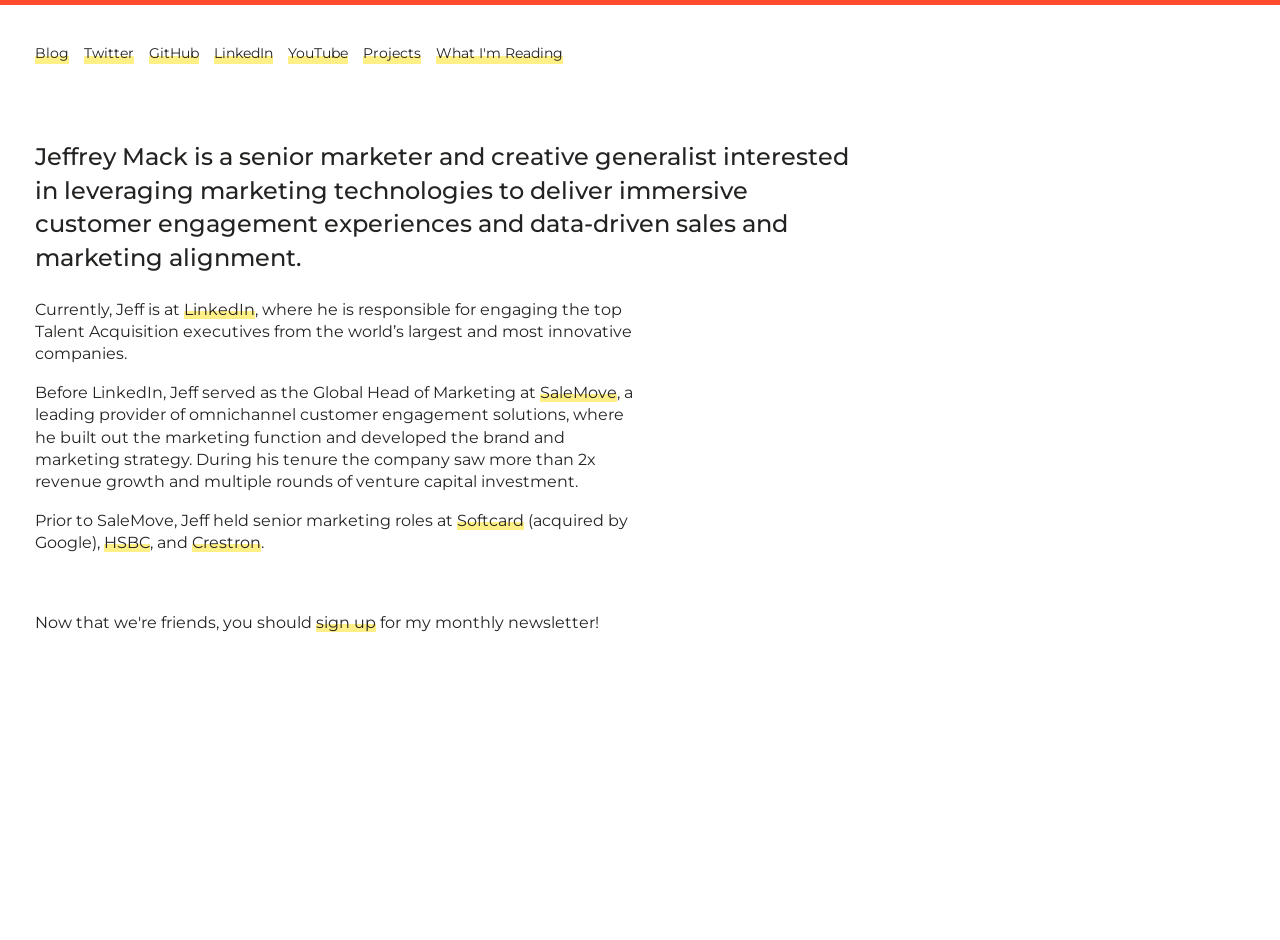
<file: index.html>
<!DOCTYPE html>
<html lang="en">
  <head>
    <meta charset="utf-8" />
    <meta http-equiv="X-UA-Compatible" content="IE=edge" />
    <meta name="viewport" content="width=device-width, initial-scale=1" />
    <title>Jeffrey Mack (@jeffreymack) | Creative Marketing Executive & All-Around Nice Guy</title>
    <meta name="description" content="Jeffrey Mack is a marketing leader
      and creative generalist currently at LinkedIn. He looks for moments that fill him with wonder." />

    <link rel="stylesheet" href="styles.css">
    <link rel="SHORTCUT ICON" href="/favicon.png" />
    <link href="https://fonts.googleapis.com/css?family=Montserrat" rel="stylesheet">
  </head>

  <body>
    <nav>
      <a href="https://medium.com/@jeffreymack">Blog</a>
      <a href="https://twitter.com/jeffreymack">Twitter</a>
      <a href="https://github.com/jeffreymack">GitHub</a>
      <a href="https://www.linkedin.com/in/jeffreymack">LinkedIn</a>
      <a href="https://www.youtube.com/channel/UCSmS_gkDhb0XrDXijvuWVng">YouTube</a>
      <a href="#">Projects</a>
      <a href="https://www.goodreads.com/notes/2882997-jeffrey-mack">What&nbsp;I'm&nbsp;Reading</a>
    </nav>

    <main>
      <p class="lead">Jeffrey Mack is a senior marketer and creative generalist interested in leveraging marketing technologies to deliver immersive customer engagement experiences and data-driven sales and marketing alignment.</p>
      <p>Currently, Jeff is at <a href="https://www.linkedin.com" title="LinkedIn Talent Solutions">LinkedIn</a>, where he is responsible for engaging the top Talent Acquisition executives from the world’s largest and most innovative companies.</p>

      <p>Before LinkedIn, Jeff served as the Global Head of Marketing at <a href="https://www.salemove.com" title="The future of omnichannel customer communications">SaleMove</a>, a leading provider of omnichannel customer engagement solutions, where he built out the marketing function and developed the brand and marketing strategy. During his tenure the company saw more than 2x revenue growth and multiple rounds of venture capital investment.</p>

      <p>Prior to SaleMove, Jeff held senior marketing roles at <a href="https://en.wikipedia.org/wiki/Softcard" title="Now Google Pay">Softcard</a> (acquired by Google), <a href="https://www.business.us.hsbc.com/en/" title="HSBC Commercial Banking North America">HSBC</a>, and <a href="https://www.crestron.com" title="The leader in automation solutions">Crestron</a>.</p></br>

      <p>Now that we're friends, you should <a href="#">sign up</a> for my monthly newsletter!</p></br></br>
    </main>


  </body>

</html>
</file>
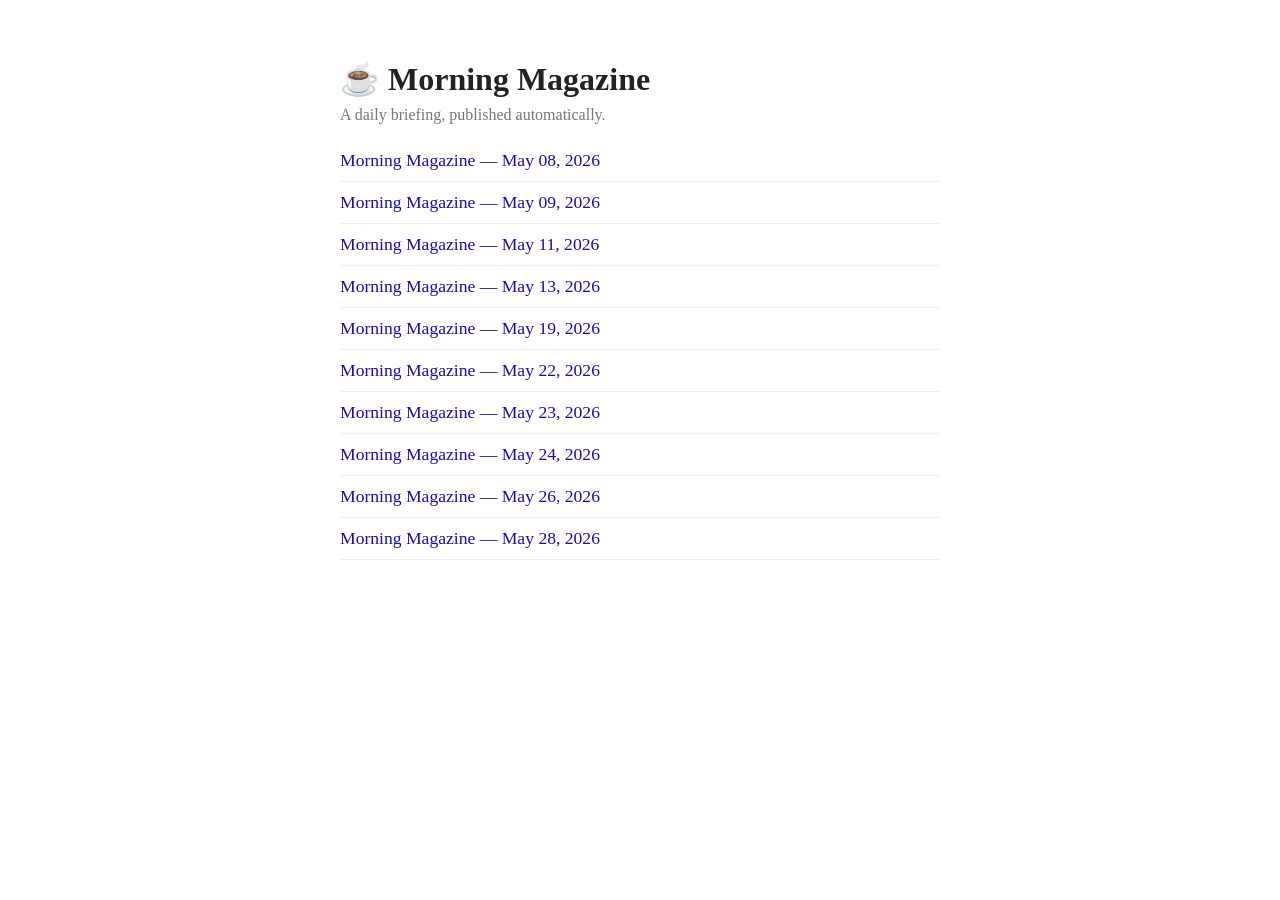
<file: magazines/index.html>
<!DOCTYPE html>
<html lang="en">
<head>
  <meta charset="UTF-8">
  <title>Jeff's Morning Magazine</title>
  <style>
    body { font-family: Georgia, serif; max-width: 600px; margin: 60px auto; color: #222; }
    h1 { font-size: 2em; margin-bottom: 0.25em; }
    p.sub { color: #777; margin-top: 0; }
    ul { list-style: none; padding: 0; }
    li { padding: 10px 0; border-bottom: 1px solid #eee; }
    a { color: #1a0dab; text-decoration: none; font-size: 1.1em; }
    a:hover { text-decoration: underline; }
  </style>
</head>
<body>
  <h1>☕ Morning Magazine</h1>
  <p class="sub">A daily briefing, published automatically.</p>
  <ul id="archive">
    <li><a href="2026-05-08.html">Morning Magazine — May 08, 2026</a></li>
    <li><a href="2026-05-09.html">Morning Magazine — May 09, 2026</a></li>
    <li><a href="2026-05-11.html">Morning Magazine — May 11, 2026</a></li>
    <li><a href="2026-05-13.html">Morning Magazine — May 13, 2026</a></li>
    <li><a href="2026-05-19.html">Morning Magazine — May 19, 2026</a></li>
    <li><a href="2026-05-22.html">Morning Magazine — May 22, 2026</a></li>
    <li><a href="2026-05-23.html">Morning Magazine — May 23, 2026</a></li>
    <li><a href="2026-05-24.html">Morning Magazine — May 24, 2026</a></li>
    <li><a href="2026-05-26.html">Morning Magazine — May 26, 2026</a></li>
    <li><a href="2026-05-28.html">Morning Magazine — May 28, 2026</a></li>
    <!-- MAGAZINES -->
  </ul>
</body>
</html>
</file>
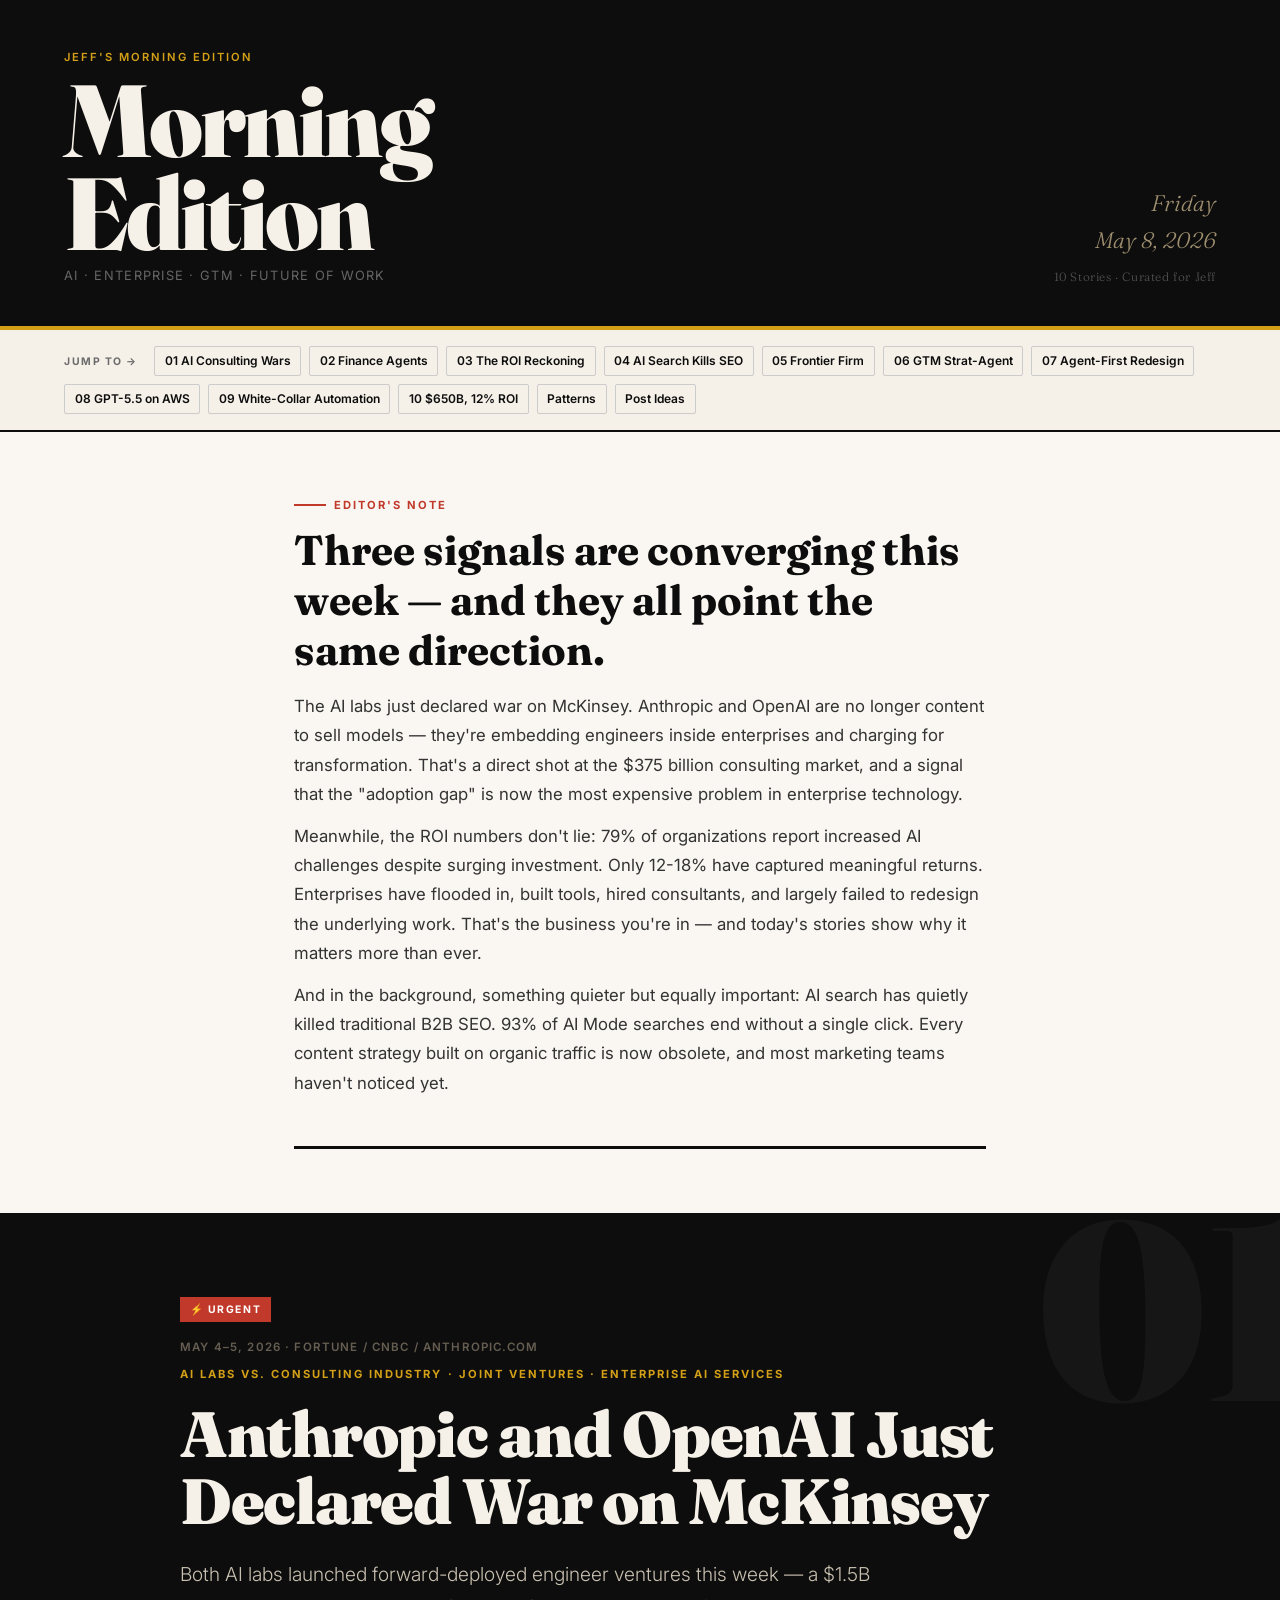
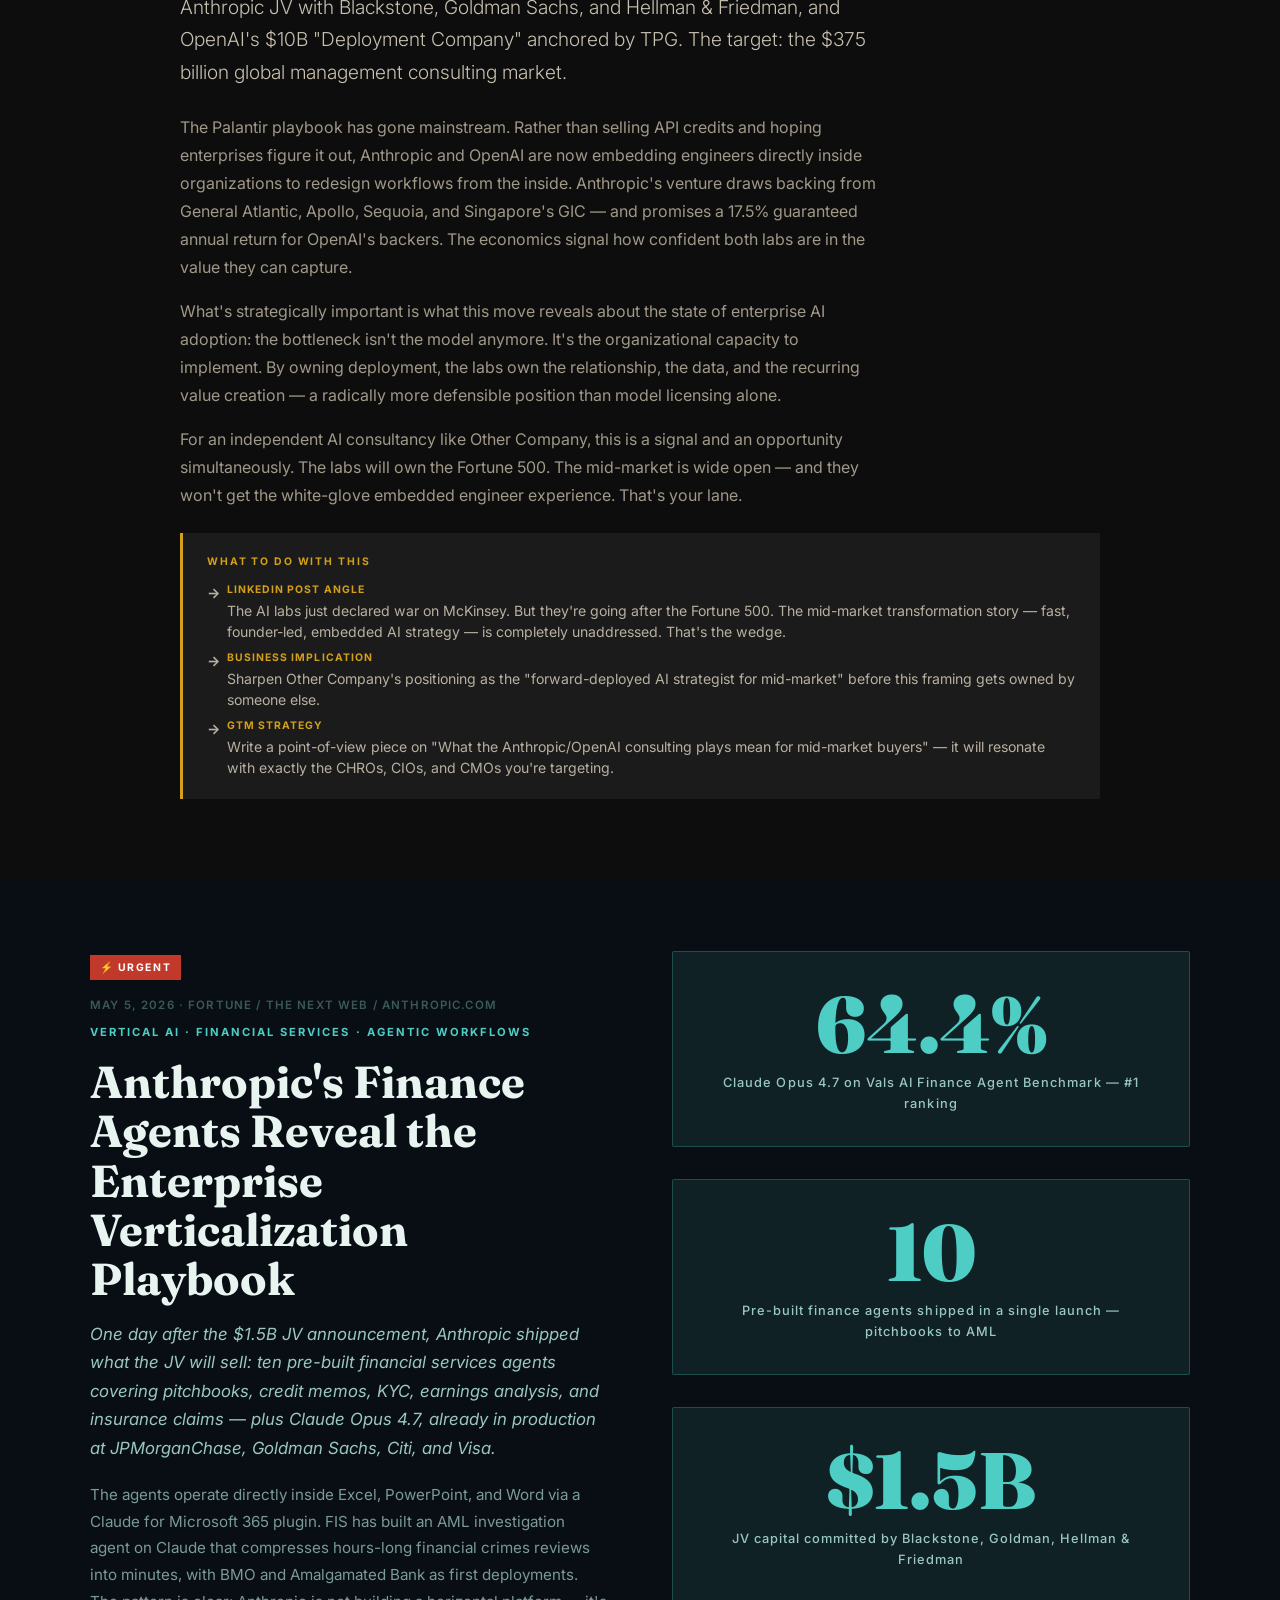
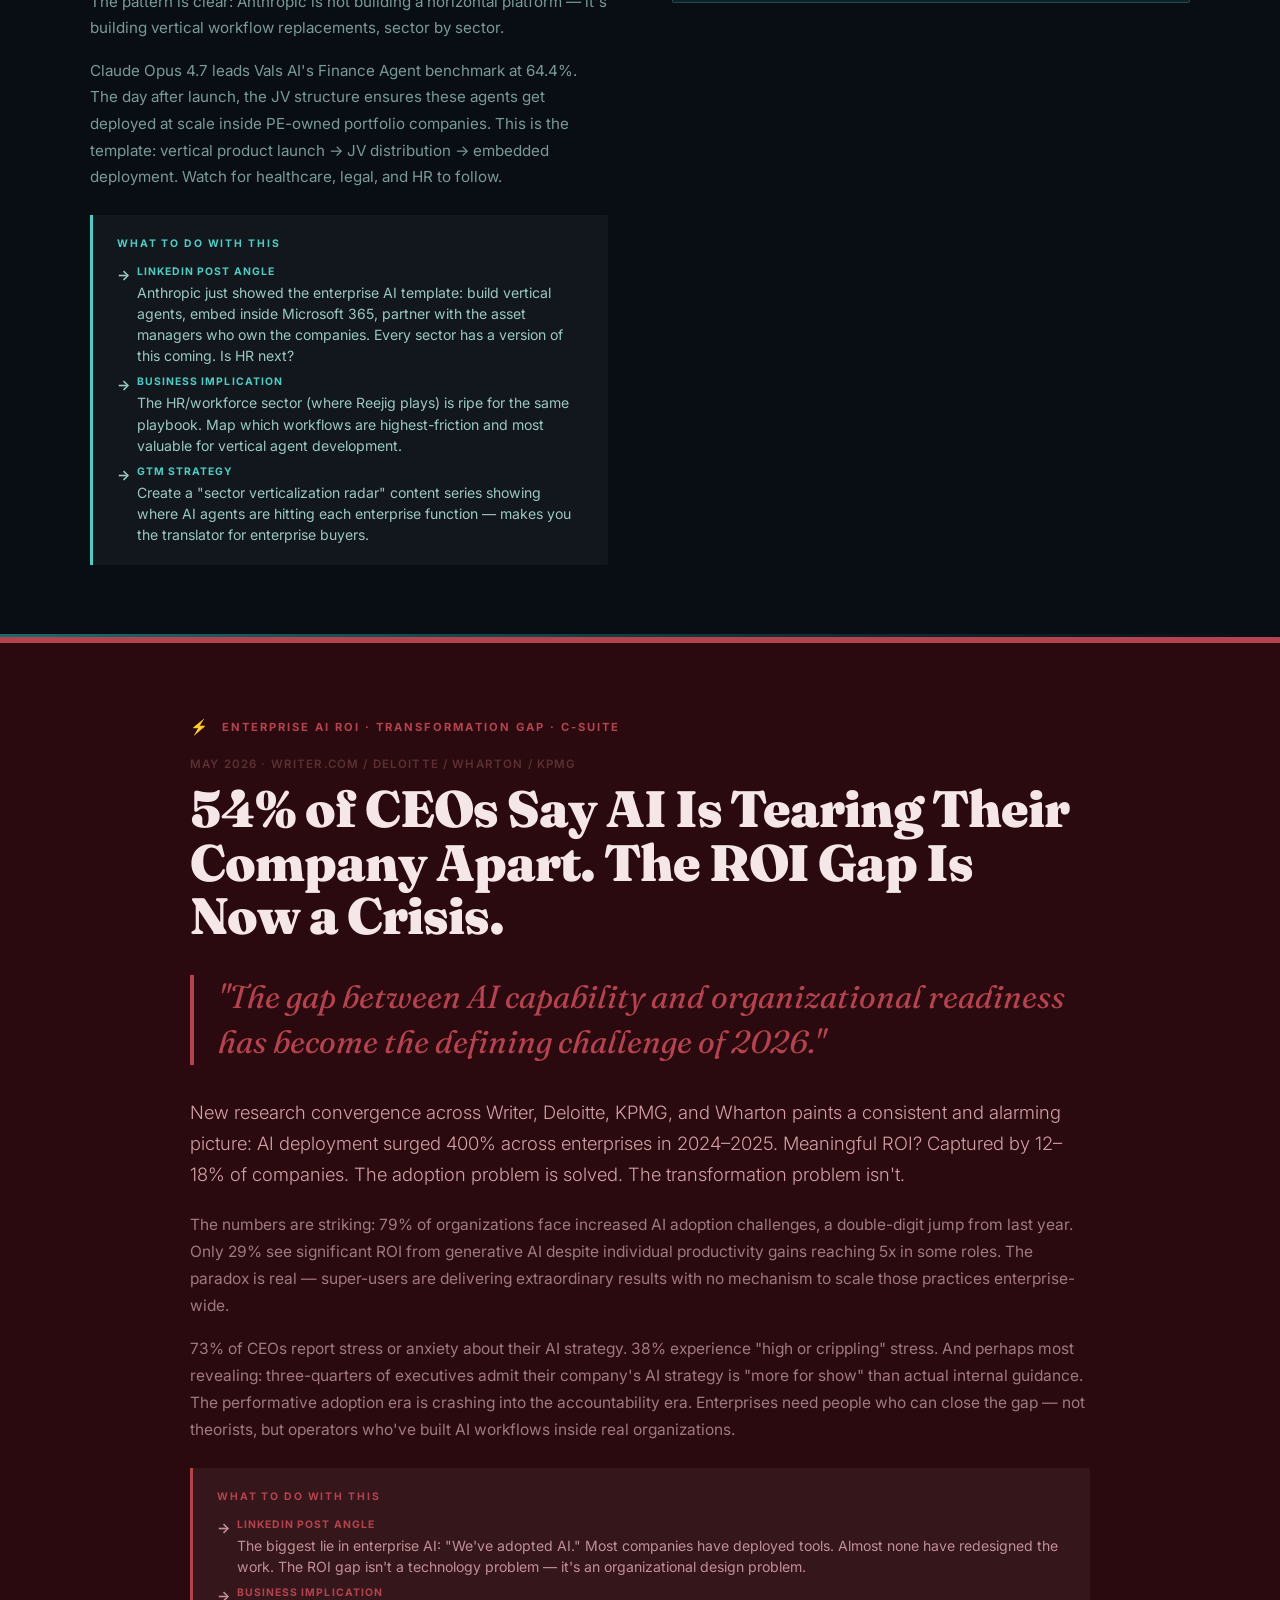
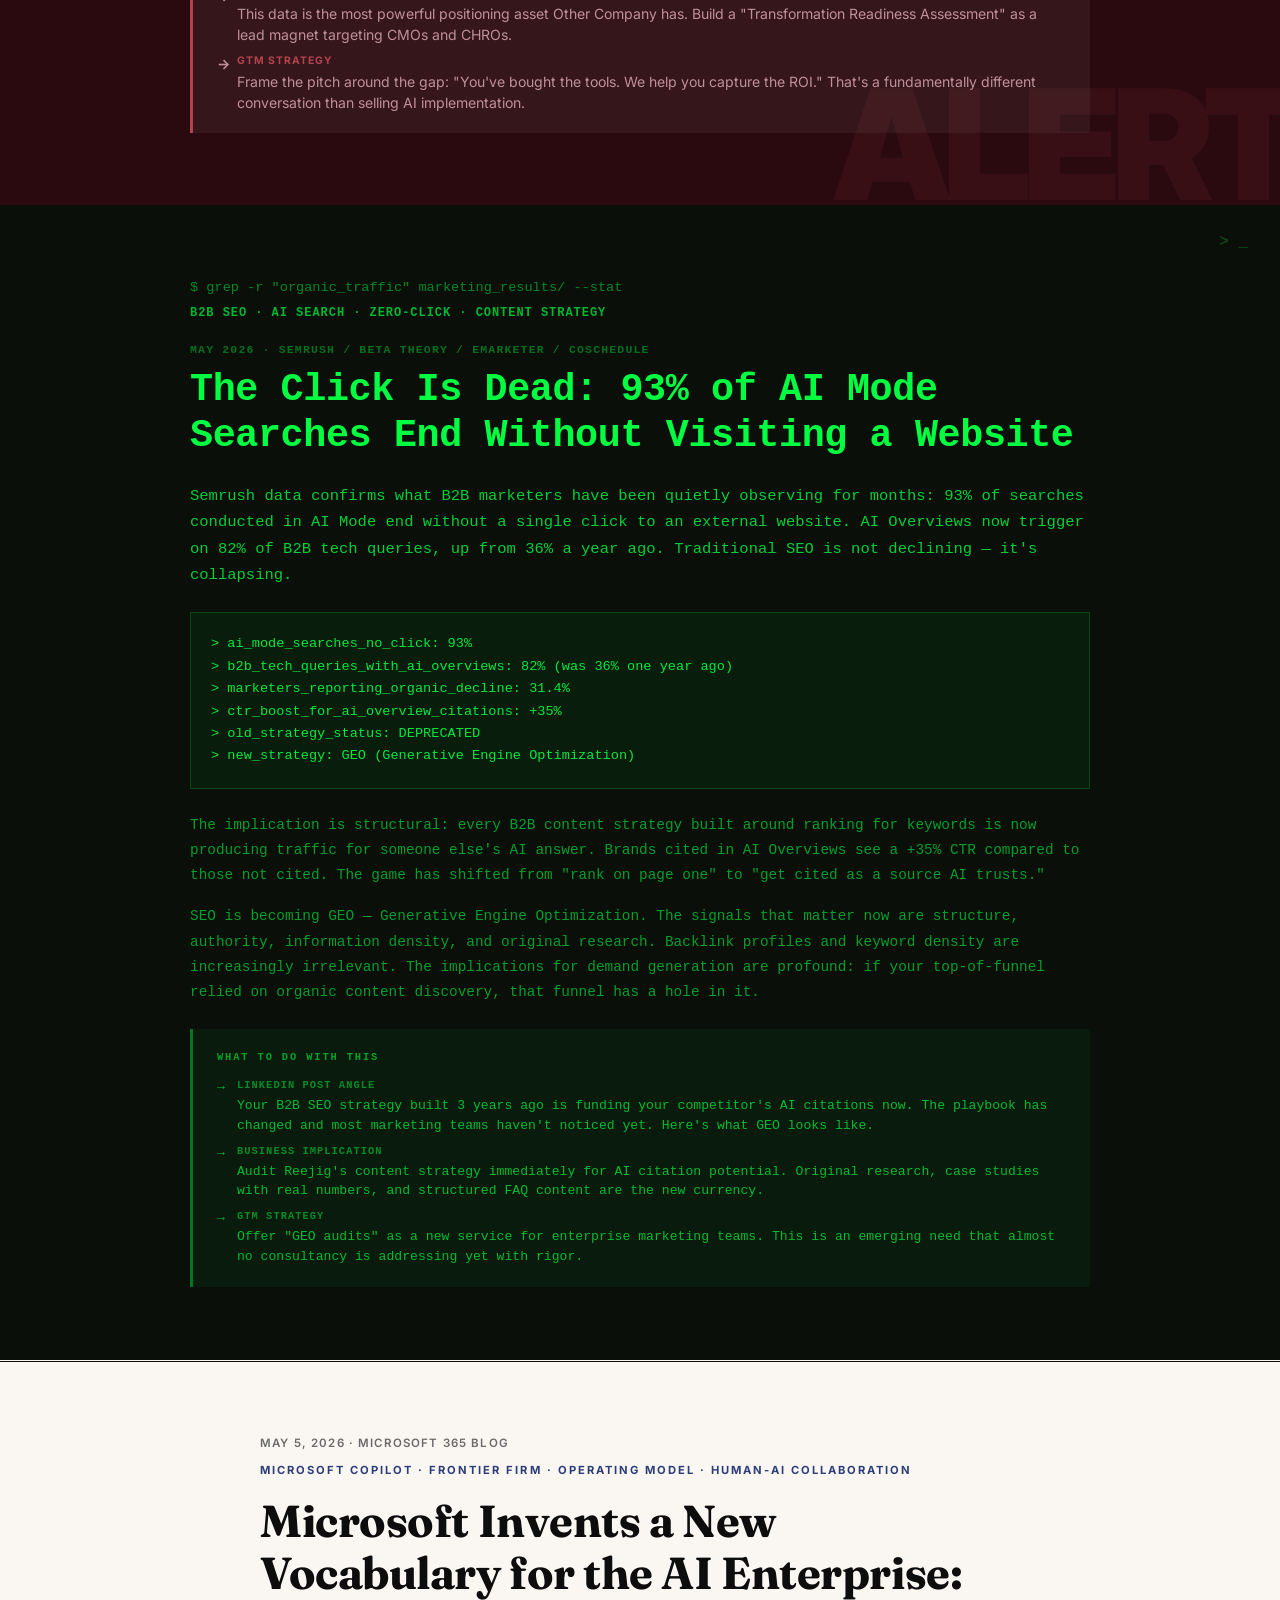
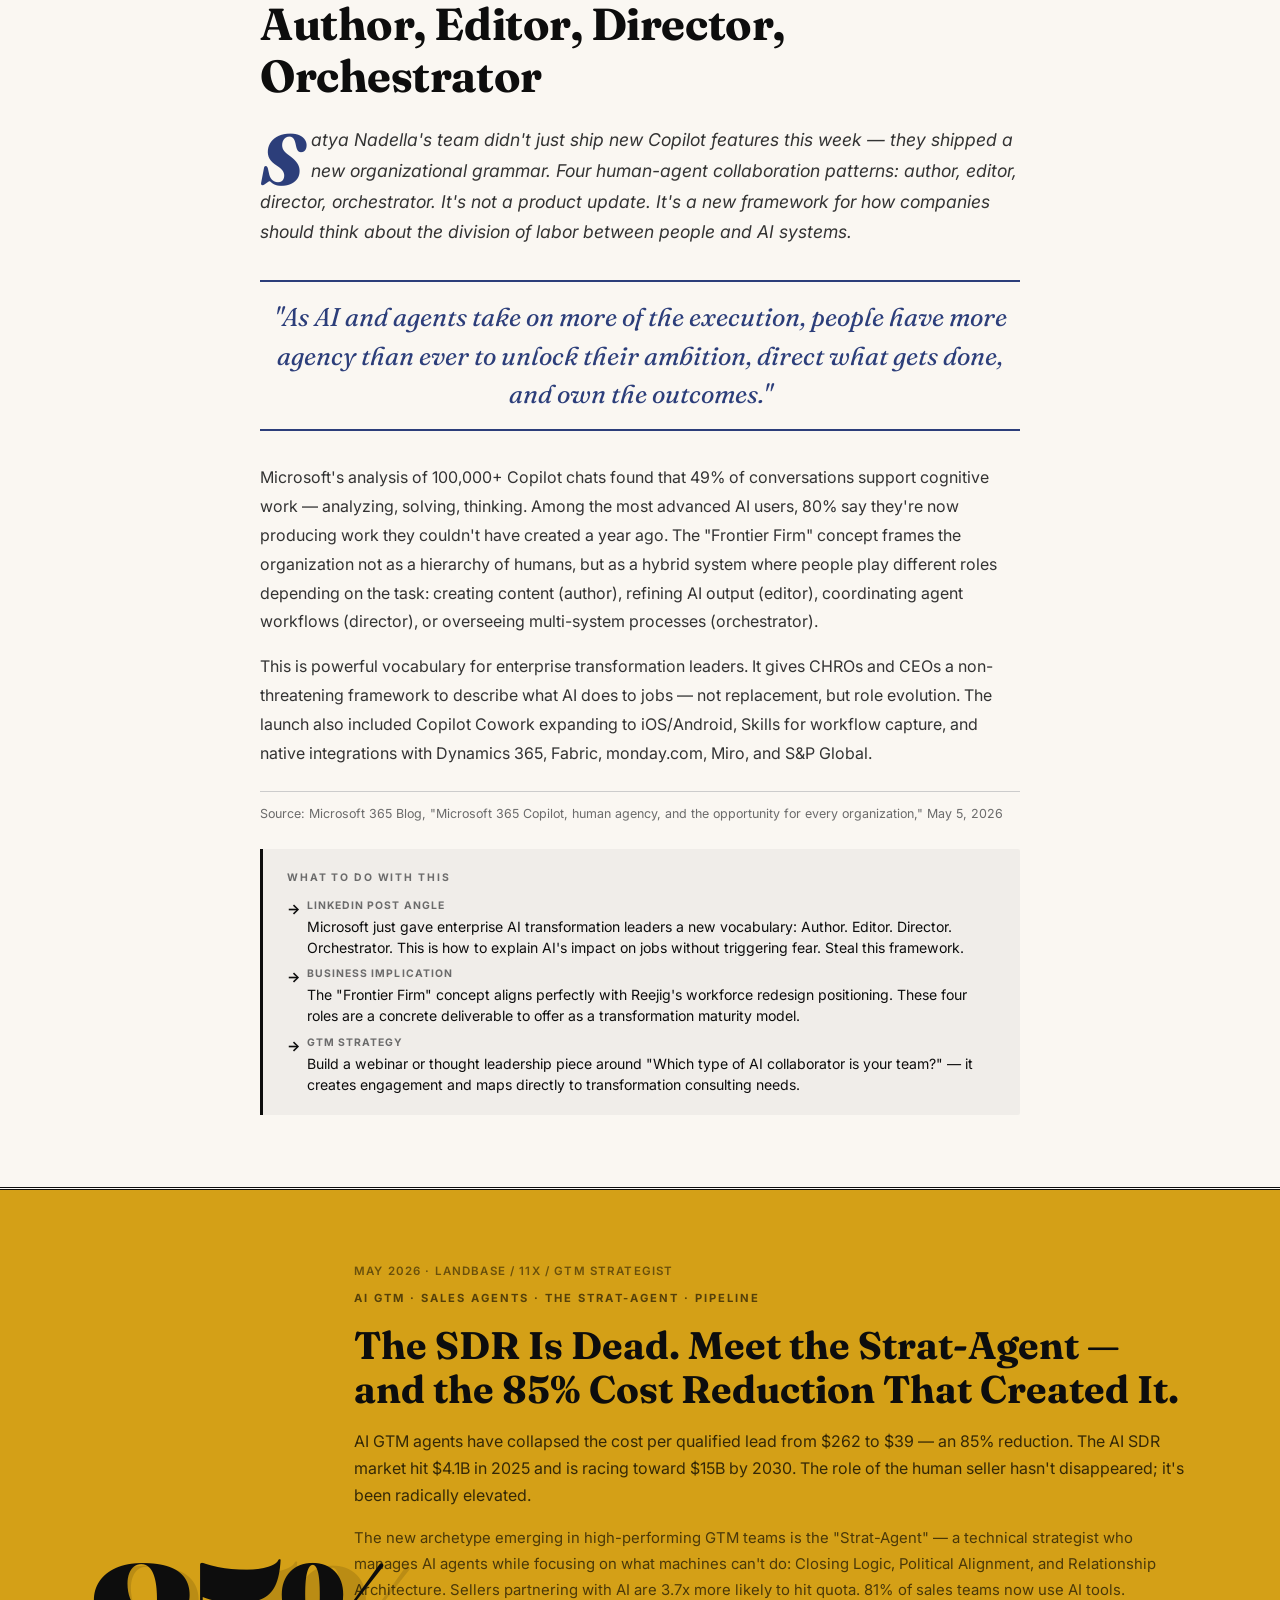
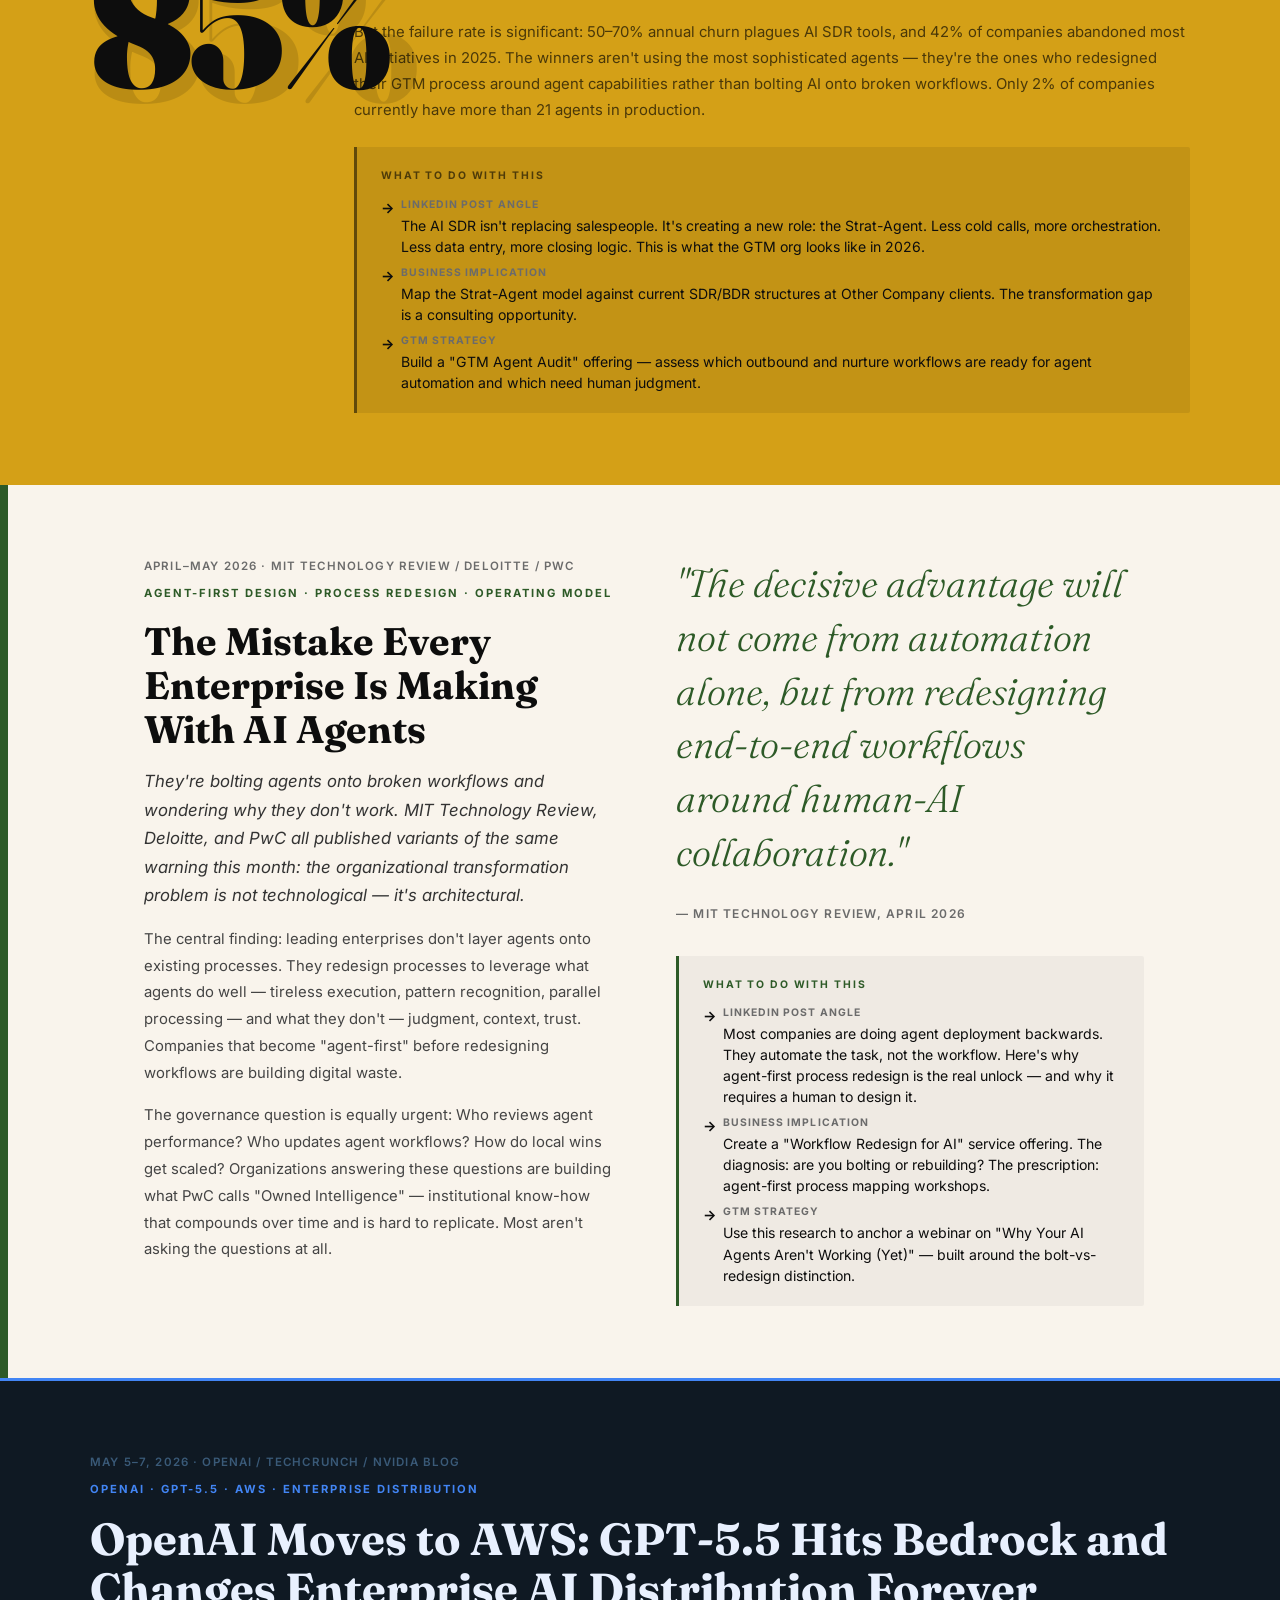
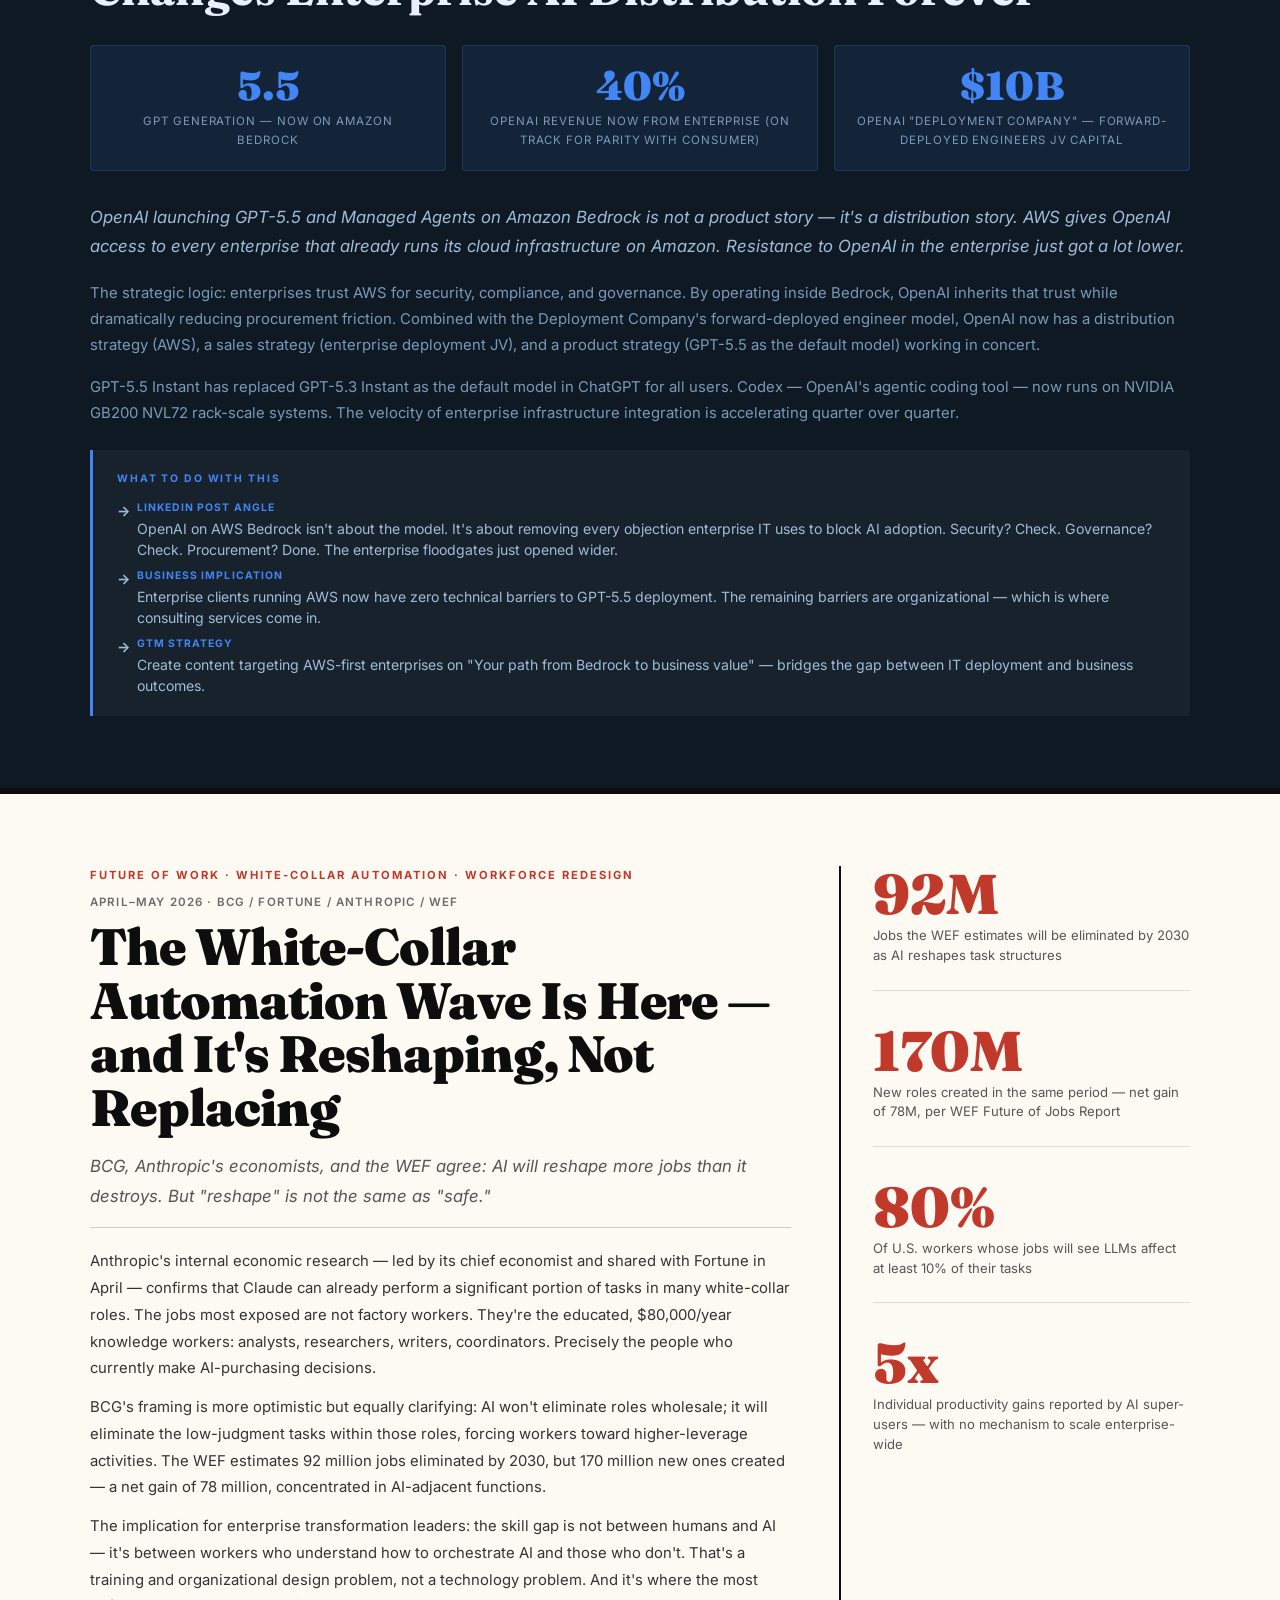
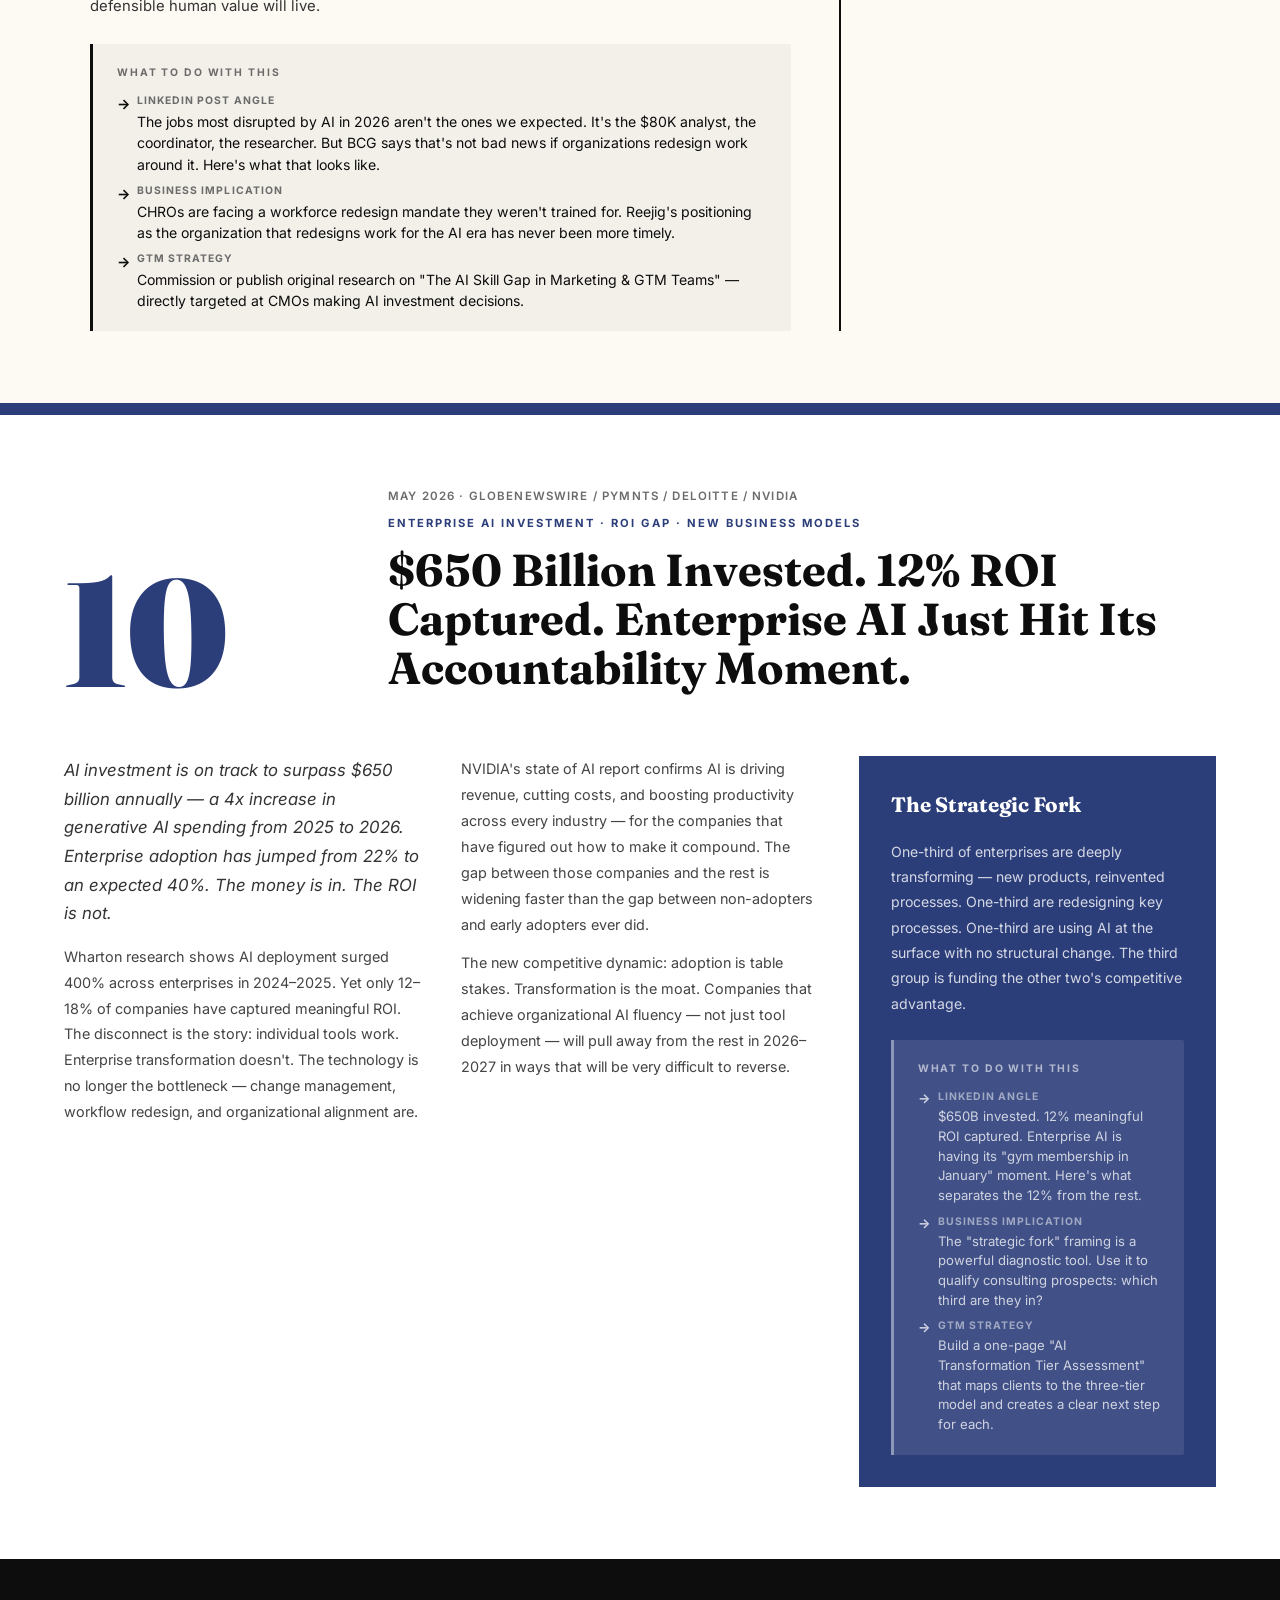
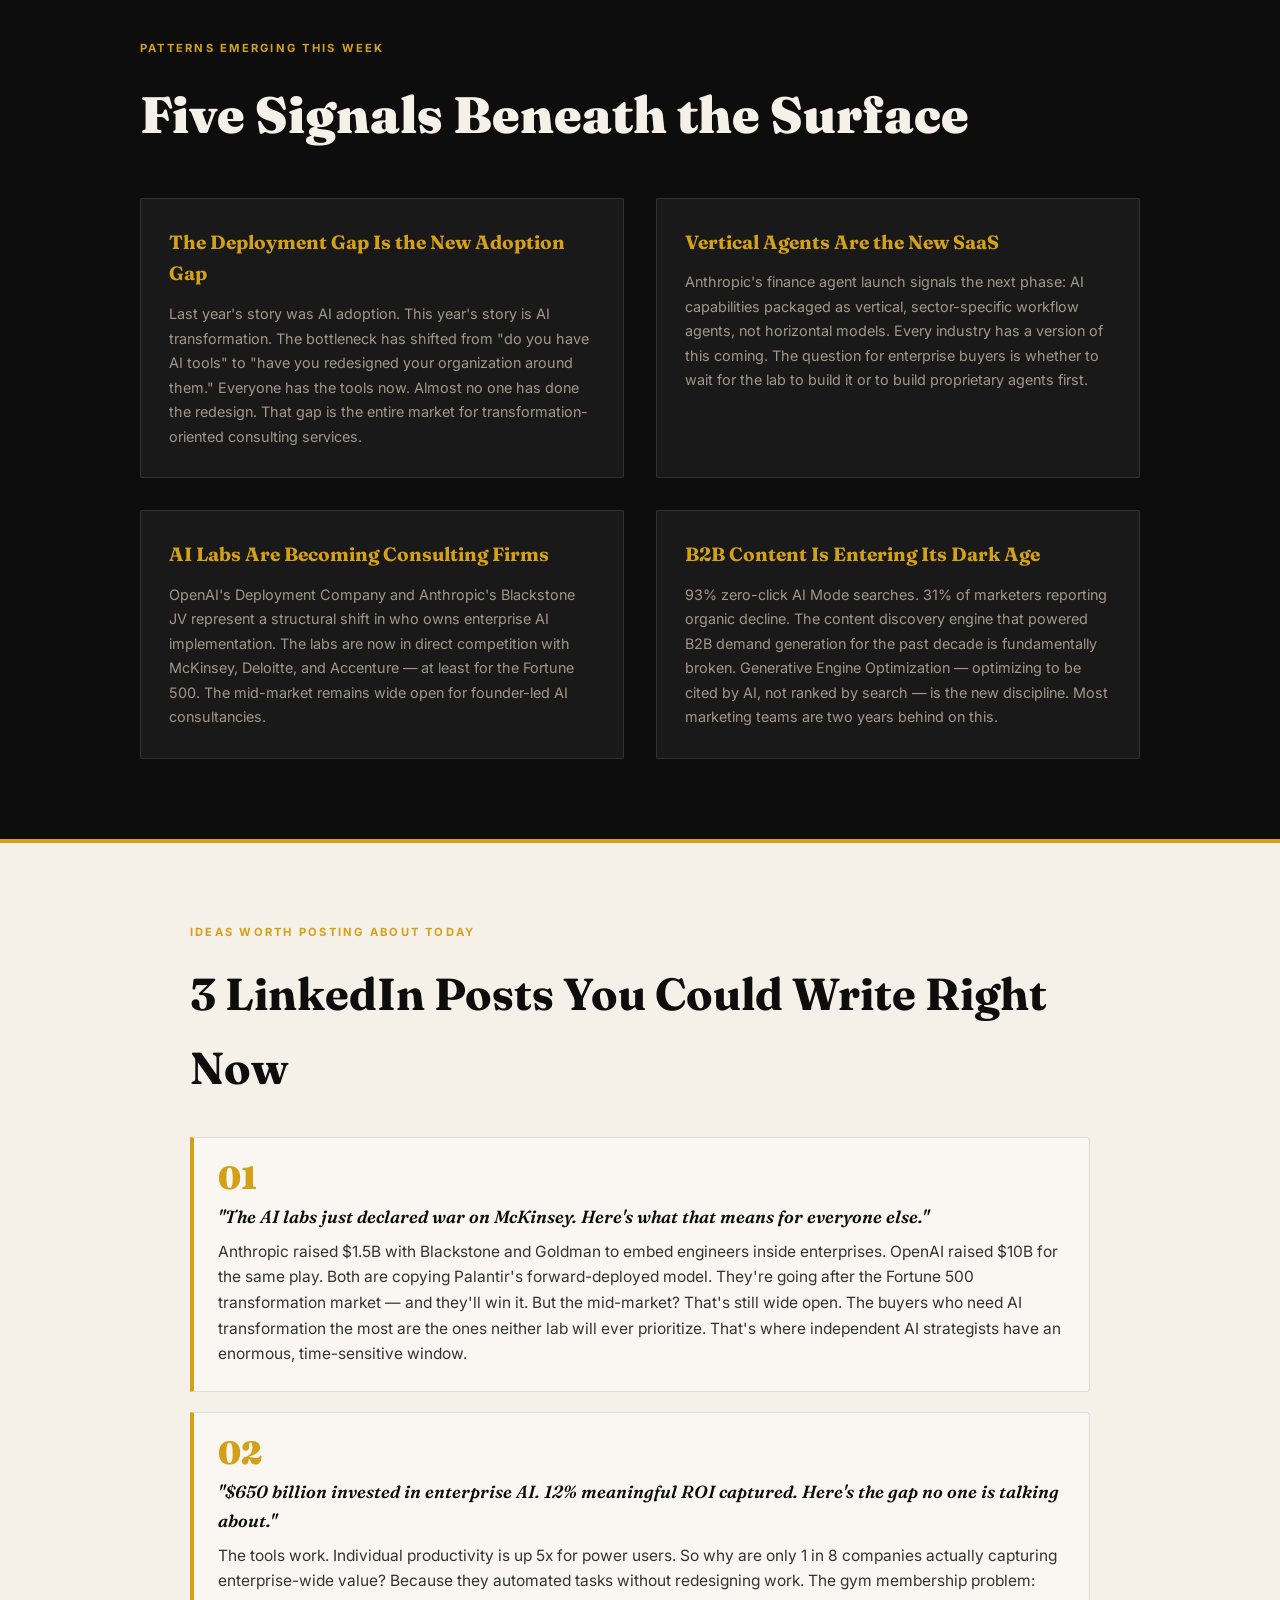
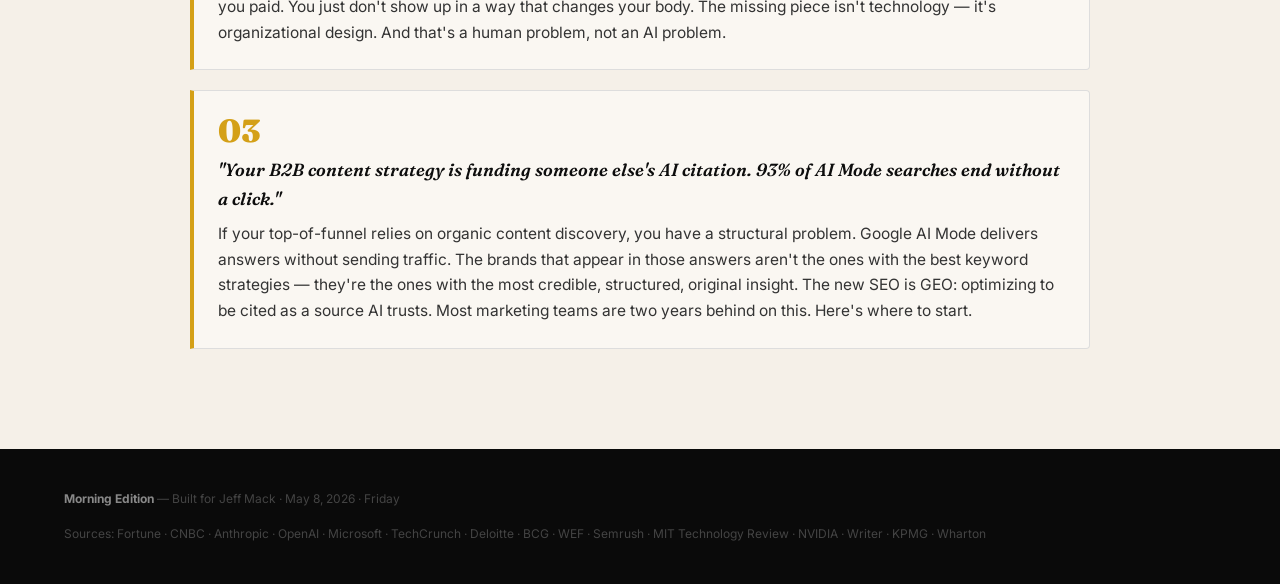
<file: magazines/2026-05-08.html>
<!DOCTYPE html>
<html lang="en">
<head>
<meta charset="UTF-8">
<meta name="viewport" content="width=device-width, initial-scale=1.0">
<title>Morning Edition — May 8, 2026</title>
<link href="https://fonts.googleapis.com/css2?family=Fraunces:ital,opsz,wght@0,9..144,300;0,9..144,400;0,9..144,600;0,9..144,700;0,9..144,900;1,9..144,300;1,9..144,400;1,9..144,700&family=Inter:wght@300;400;500;600;700&display=swap" rel="stylesheet">
<style>
  :root {
    --ink: #0d0d0d;
    --paper: #f5f0e8;
    --cream: #faf7f2;
    --accent-red: #c0392b;
    --accent-amber: #d4a017;
    --accent-teal: #1a6b6b;
    --accent-indigo: #2c3e7a;
    --accent-rose: #b5434f;
    --accent-forest: #2d5a27;
    --rule: #2c2c2c;
    --muted: #6b6b6b;
  }

  * { margin: 0; padding: 0; box-sizing: border-box; }

  html { scroll-behavior: smooth; }

  body {
    background: var(--cream);
    color: var(--ink);
    font-family: 'Inter', sans-serif;
    font-size: 17px;
    line-height: 1.65;
    -webkit-font-smoothing: antialiased;
  }

  /* ── MASTHEAD ── */
  .masthead {
    background: var(--ink);
    color: var(--paper);
    padding: 3rem 5vw 2.5rem;
    border-bottom: 4px solid var(--accent-amber);
  }
  .masthead-meta {
    display: flex;
    justify-content: space-between;
    align-items: flex-end;
    gap: 2rem;
    flex-wrap: wrap;
  }
  .masthead-label {
    font-family: 'Inter', sans-serif;
    font-size: 0.7rem;
    font-weight: 600;
    letter-spacing: 0.18em;
    text-transform: uppercase;
    color: var(--accent-amber);
    margin-bottom: 0.5rem;
  }
  .masthead h1 {
    font-family: 'Fraunces', serif;
    font-size: clamp(3.5rem, 8vw, 7rem);
    font-weight: 900;
    line-height: 0.9;
    letter-spacing: -0.03em;
  }
  .masthead-date {
    font-family: 'Fraunces', serif;
    font-size: clamp(1rem, 2vw, 1.4rem);
    font-weight: 300;
    font-style: italic;
    color: #a09070;
    text-align: right;
  }
  .masthead-tagline {
    font-size: 0.8rem;
    letter-spacing: 0.1em;
    text-transform: uppercase;
    color: #666;
    margin-top: 0.4rem;
  }

  /* ── JUMP NAV ── */
  .jump-nav {
    background: var(--paper);
    border-bottom: 2px solid var(--ink);
    padding: 1rem 5vw;
    position: sticky;
    top: 0;
    z-index: 100;
    display: flex;
    align-items: center;
    gap: 0.5rem;
    flex-wrap: wrap;
  }
  .jump-nav-label {
    font-size: 0.65rem;
    font-weight: 700;
    letter-spacing: 0.15em;
    text-transform: uppercase;
    color: var(--muted);
    margin-right: 0.5rem;
    white-space: nowrap;
  }
  .jump-nav a {
    font-size: 0.75rem;
    font-weight: 600;
    color: var(--ink);
    text-decoration: none;
    padding: 0.25rem 0.6rem;
    border: 1px solid #ccc;
    border-radius: 2px;
    transition: all 0.15s;
    white-space: nowrap;
  }
  .jump-nav a:hover {
    background: var(--ink);
    color: var(--paper);
    border-color: var(--ink);
  }

  /* ── EDITOR'S NOTE ── */
  .editors-note {
    max-width: 820px;
    margin: 4rem auto;
    padding: 0 5vw;
  }
  .editors-note-kicker {
    font-size: 0.7rem;
    font-weight: 700;
    letter-spacing: 0.18em;
    text-transform: uppercase;
    color: var(--accent-red);
    margin-bottom: 0.75rem;
    display: flex;
    align-items: center;
    gap: 0.5rem;
  }
  .editors-note-kicker::before {
    content: '';
    display: inline-block;
    width: 2rem;
    height: 2px;
    background: var(--accent-red);
  }
  .editors-note h2 {
    font-family: 'Fraunces', serif;
    font-size: clamp(1.8rem, 3.5vw, 2.6rem);
    font-weight: 700;
    line-height: 1.2;
    margin-bottom: 1rem;
  }
  .editors-note p {
    font-size: 1.05rem;
    line-height: 1.75;
    color: #333;
    margin-bottom: 0.75rem;
  }
  .editors-rule {
    border: none;
    border-top: 3px solid var(--ink);
    margin: 3rem 0 0;
  }

  /* ── SECTION DIVIDER ── */
  .section-divider {
    display: flex;
    align-items: center;
    gap: 1.5rem;
    padding: 2rem 5vw 0;
    max-width: 1400px;
    margin: 0 auto;
  }
  .section-divider-num {
    font-family: 'Fraunces', serif;
    font-size: 5rem;
    font-weight: 900;
    line-height: 1;
    color: #e0d8cc;
  }
  .section-divider-text {
    flex: 1;
    border-top: 2px solid var(--ink);
    padding-top: 0.5rem;
  }
  .section-divider-text .story-num {
    font-size: 0.65rem;
    font-weight: 700;
    letter-spacing: 0.18em;
    text-transform: uppercase;
    color: var(--muted);
  }
  .section-divider-text .story-kicker {
    font-family: 'Fraunces', serif;
    font-size: 0.95rem;
    font-style: italic;
    color: var(--muted);
  }

  /* ── SHARED STORY ELEMENTS ── */
  .urgent-flag {
    display: inline-flex;
    align-items: center;
    gap: 0.4rem;
    font-size: 0.65rem;
    font-weight: 700;
    letter-spacing: 0.15em;
    text-transform: uppercase;
    background: var(--accent-red);
    color: white;
    padding: 0.25rem 0.6rem;
    margin-bottom: 1rem;
  }

  .story-datestamp {
    font-size: 0.72rem;
    font-weight: 600;
    letter-spacing: 0.1em;
    text-transform: uppercase;
    color: var(--muted);
    margin-bottom: 0.5rem;
  }

  .wtd-box {
    border-left: 3px solid var(--ink);
    padding: 1.25rem 1.5rem;
    background: rgba(0,0,0,0.04);
    margin-top: 1.5rem;
    border-radius: 0 2px 2px 0;
  }
  .wtd-box h4 {
    font-size: 0.65rem;
    font-weight: 700;
    letter-spacing: 0.18em;
    text-transform: uppercase;
    margin-bottom: 0.75rem;
    color: var(--muted);
  }
  .wtd-box ul {
    list-style: none;
    display: flex;
    flex-direction: column;
    gap: 0.5rem;
  }
  .wtd-box li {
    font-size: 0.88rem;
    line-height: 1.5;
    padding-left: 1.25rem;
    position: relative;
  }
  .wtd-box li::before {
    content: '→';
    position: absolute;
    left: 0;
    font-weight: 700;
  }
  .wtd-box li strong {
    display: block;
    font-size: 0.65rem;
    letter-spacing: 0.1em;
    text-transform: uppercase;
    font-weight: 700;
    color: var(--muted);
    margin-bottom: 0.15rem;
  }

  /* ════════════════════════════
     STORY LAYOUT TREATMENTS
  ════════════════════════════ */

  /* 1 — HERO (full-bleed dark) */
  .story-hero {
    background: var(--ink);
    color: var(--paper);
    padding: 5rem 5vw;
    position: relative;
    overflow: hidden;
  }
  .story-hero::before {
    content: '01';
    font-family: 'Fraunces', serif;
    font-size: clamp(8rem, 20vw, 20rem);
    font-weight: 900;
    color: rgba(255,255,255,0.04);
    position: absolute;
    right: -2rem;
    top: -2rem;
    line-height: 1;
    pointer-events: none;
  }
  .story-hero-inner {
    max-width: 920px;
    margin: 0 auto;
    position: relative;
  }
  .story-hero .kicker {
    font-size: 0.7rem;
    font-weight: 700;
    letter-spacing: 0.18em;
    text-transform: uppercase;
    color: var(--accent-amber);
    margin-bottom: 1rem;
  }
  .story-hero h2 {
    font-family: 'Fraunces', serif;
    font-size: clamp(2.2rem, 5vw, 4.5rem);
    font-weight: 900;
    line-height: 1.05;
    letter-spacing: -0.02em;
    margin-bottom: 1.5rem;
  }
  .story-hero .lede {
    font-size: 1.2rem;
    line-height: 1.7;
    color: #c8c0b0;
    max-width: 700px;
    margin-bottom: 1.5rem;
    font-weight: 300;
  }
  .story-hero p {
    font-size: 1rem;
    line-height: 1.75;
    color: #a09888;
    max-width: 700px;
    margin-bottom: 1rem;
  }
  .story-hero .wtd-box {
    background: rgba(255,255,255,0.06);
    border-color: var(--accent-amber);
  }
  .story-hero .wtd-box h4 { color: var(--accent-amber); }
  .story-hero .wtd-box li { color: #b8b0a0; }
  .story-hero .wtd-box li strong { color: var(--accent-amber); }
  .story-hero .story-datestamp { color: #665e52; }

  /* 2 — MIDNIGHT (very dark, teal accent) */
  .story-midnight {
    background: #080e14;
    color: #e8f4f0;
    padding: 4.5rem 5vw;
    position: relative;
    overflow: hidden;
  }
  .story-midnight::after {
    content: '';
    position: absolute;
    bottom: 0; left: 0; right: 0;
    height: 3px;
    background: linear-gradient(90deg, var(--accent-teal), transparent);
  }
  .story-midnight-inner {
    max-width: 1100px;
    margin: 0 auto;
    display: grid;
    grid-template-columns: 1fr 1fr;
    gap: 4rem;
    align-items: start;
  }
  @media (max-width: 768px) { .story-midnight-inner { grid-template-columns: 1fr; } }
  .story-midnight .kicker {
    font-size: 0.7rem;
    font-weight: 700;
    letter-spacing: 0.18em;
    text-transform: uppercase;
    color: #4ecdc4;
    margin-bottom: 1rem;
  }
  .story-midnight h2 {
    font-family: 'Fraunces', serif;
    font-size: clamp(1.8rem, 3.5vw, 3rem);
    font-weight: 700;
    line-height: 1.1;
    margin-bottom: 1rem;
  }
  .story-midnight .lede {
    font-size: 1.05rem;
    line-height: 1.7;
    color: #9ac8c0;
    margin-bottom: 1.25rem;
    font-style: italic;
  }
  .story-midnight p {
    font-size: 0.95rem;
    line-height: 1.75;
    color: #7a9a96;
    margin-bottom: 1rem;
  }
  .story-midnight .stat-block {
    background: rgba(78,205,196,0.1);
    border: 1px solid rgba(78,205,196,0.25);
    padding: 2rem;
    text-align: center;
    margin-bottom: 2rem;
    border-radius: 2px;
  }
  .story-midnight .stat-big {
    font-family: 'Fraunces', serif;
    font-size: 5rem;
    font-weight: 900;
    line-height: 1;
    color: #4ecdc4;
  }
  .story-midnight .stat-label {
    font-size: 0.8rem;
    font-weight: 500;
    letter-spacing: 0.08em;
    color: #9ac8c0;
    margin-top: 0.5rem;
  }
  .story-midnight .wtd-box {
    background: rgba(255,255,255,0.04);
    border-color: #4ecdc4;
  }
  .story-midnight .wtd-box h4 { color: #4ecdc4; }
  .story-midnight .wtd-box li { color: #9ac8c0; }
  .story-midnight .wtd-box li strong { color: #4ecdc4; }
  .story-midnight .story-datestamp { color: #3a5a56; }

  /* 3 — ROSE ALERT */
  .story-rose {
    background: #2a0a0e;
    color: #f5e6e8;
    padding: 4.5rem 5vw;
    position: relative;
    border-top: 6px solid var(--accent-rose);
    overflow: hidden;
  }
  .story-rose::before {
    content: 'ALERT';
    font-family: 'Inter', sans-serif;
    font-size: clamp(4rem, 12vw, 12rem);
    font-weight: 900;
    letter-spacing: -0.05em;
    color: rgba(181,67,79,0.1);
    position: absolute;
    right: -1rem;
    bottom: -1rem;
    line-height: 1;
    pointer-events: none;
  }
  .story-rose-inner { max-width: 900px; margin: 0 auto; position: relative; }
  .story-rose .kicker {
    font-size: 0.7rem;
    font-weight: 700;
    letter-spacing: 0.18em;
    text-transform: uppercase;
    color: var(--accent-rose);
    margin-bottom: 1rem;
    display: flex;
    align-items: center;
    gap: 0.75rem;
  }
  .story-rose .kicker::before {
    content: '⚡';
    font-size: 0.9rem;
  }
  .story-rose h2 {
    font-family: 'Fraunces', serif;
    font-size: clamp(2rem, 4vw, 3.8rem);
    font-weight: 900;
    line-height: 1.05;
    margin-bottom: 1.5rem;
    letter-spacing: -0.02em;
  }
  .story-rose .lede {
    font-size: 1.15rem;
    line-height: 1.7;
    color: #d4a0a8;
    margin-bottom: 1.25rem;
    font-weight: 300;
  }
  .story-rose p {
    font-size: 0.97rem;
    line-height: 1.75;
    color: #a07880;
    margin-bottom: 1rem;
  }
  .story-rose .pull-quote {
    font-family: 'Fraunces', serif;
    font-size: clamp(1.4rem, 2.5vw, 2rem);
    font-style: italic;
    font-weight: 400;
    line-height: 1.4;
    color: var(--accent-rose);
    border-left: 4px solid var(--accent-rose);
    padding-left: 1.5rem;
    margin: 2rem 0;
  }
  .story-rose .wtd-box {
    background: rgba(255,255,255,0.05);
    border-color: var(--accent-rose);
  }
  .story-rose .wtd-box h4 { color: var(--accent-rose); }
  .story-rose .wtd-box li { color: #c09098; }
  .story-rose .wtd-box li strong { color: var(--accent-rose); }
  .story-rose .story-datestamp { color: #5a3035; }

  /* 4 — TERMINAL */
  .story-terminal {
    background: #0a0f0a;
    color: #00ff41;
    padding: 4.5rem 5vw;
    font-family: 'Courier New', monospace;
    position: relative;
    overflow: hidden;
  }
  .story-terminal::before {
    content: '> _';
    position: absolute;
    top: 1.5rem;
    right: 2rem;
    font-size: 1rem;
    color: rgba(0,255,65,0.3);
    animation: blink 1s step-end infinite;
  }
  @keyframes blink { 50% { opacity: 0; } }
  .story-terminal-inner { max-width: 900px; margin: 0 auto; }
  .story-terminal .prompt { color: rgba(0,255,65,0.5); font-size: 0.85rem; margin-bottom: 0.25rem; }
  .story-terminal .kicker {
    font-size: 0.75rem;
    font-weight: 700;
    letter-spacing: 0.08em;
    color: #00ff41;
    margin-bottom: 1rem;
    text-transform: uppercase;
    opacity: 0.7;
  }
  .story-terminal h2 {
    font-family: 'Courier New', monospace;
    font-size: clamp(1.5rem, 3vw, 2.5rem);
    font-weight: 700;
    line-height: 1.2;
    letter-spacing: -0.01em;
    margin-bottom: 1.5rem;
    color: #00ff41;
  }
  .story-terminal .lede {
    font-size: 0.97rem;
    line-height: 1.7;
    color: rgba(0,255,65,0.8);
    margin-bottom: 1.25rem;
  }
  .story-terminal p {
    font-size: 0.9rem;
    line-height: 1.75;
    color: rgba(0,255,65,0.6);
    margin-bottom: 1rem;
  }
  .story-terminal .code-block {
    background: rgba(0,255,65,0.06);
    border: 1px solid rgba(0,255,65,0.2);
    padding: 1.25rem;
    margin: 1.5rem 0;
    font-size: 0.85rem;
    color: rgba(0,255,65,0.9);
  }
  .story-terminal .wtd-box {
    background: rgba(0,255,65,0.05);
    border-color: rgba(0,255,65,0.4);
    font-family: 'Courier New', monospace;
  }
  .story-terminal .wtd-box h4 { color: rgba(0,255,65,0.6); font-family: 'Courier New', monospace; }
  .story-terminal .wtd-box li { color: rgba(0,255,65,0.7); font-family: 'Courier New', monospace; font-size: 0.82rem; }
  .story-terminal .wtd-box li strong { color: rgba(0,255,65,0.5); font-family: 'Courier New', monospace; }
  .story-terminal .story-datestamp { color: rgba(0,255,65,0.4); font-family: 'Courier New', monospace; }

  /* 5 — ACADEMIC DROP-CAP */
  .story-academic {
    background: var(--cream);
    padding: 4.5rem 5vw;
    border-top: 3px double var(--ink);
    border-bottom: 3px double var(--ink);
  }
  .story-academic-inner {
    max-width: 760px;
    margin: 0 auto;
  }
  .story-academic .kicker {
    font-size: 0.7rem;
    font-weight: 700;
    letter-spacing: 0.18em;
    text-transform: uppercase;
    color: var(--accent-indigo);
    margin-bottom: 1rem;
  }
  .story-academic h2 {
    font-family: 'Fraunces', serif;
    font-size: clamp(1.8rem, 3.5vw, 3rem);
    font-weight: 700;
    line-height: 1.15;
    margin-bottom: 1.5rem;
    letter-spacing: -0.01em;
  }
  .story-academic .drop-cap::first-letter {
    font-family: 'Fraunces', serif;
    font-size: 4.5rem;
    font-weight: 900;
    float: left;
    line-height: 0.75;
    margin-right: 0.1em;
    margin-top: 0.1em;
    color: var(--accent-indigo);
  }
  .story-academic .lede {
    font-size: 1.1rem;
    line-height: 1.75;
    color: #333;
    margin-bottom: 1.25rem;
    font-style: italic;
  }
  .story-academic p {
    font-size: 1rem;
    line-height: 1.8;
    color: #333;
    margin-bottom: 1rem;
  }
  .story-academic .pull-quote {
    font-family: 'Fraunces', serif;
    font-size: clamp(1.2rem, 2vw, 1.6rem);
    font-style: italic;
    line-height: 1.5;
    color: var(--accent-indigo);
    border-top: 2px solid var(--accent-indigo);
    border-bottom: 2px solid var(--accent-indigo);
    padding: 1rem 0;
    margin: 2rem 0;
    text-align: center;
  }
  .story-academic .footnote {
    font-size: 0.78rem;
    color: var(--muted);
    border-top: 1px solid #ccc;
    padding-top: 0.75rem;
    margin-top: 1.5rem;
  }

  /* 6 — BIG STAT */
  .story-bigstat {
    background: var(--accent-amber);
    color: var(--ink);
    padding: 4.5rem 5vw;
    position: relative;
    overflow: hidden;
  }
  .story-bigstat-inner {
    max-width: 1100px;
    margin: 0 auto;
    display: grid;
    grid-template-columns: auto 1fr;
    gap: 4rem;
    align-items: center;
  }
  @media (max-width: 768px) { .story-bigstat-inner { grid-template-columns: 1fr; gap: 2rem; } }
  .story-bigstat .stat-hero {
    font-family: 'Fraunces', serif;
    font-size: clamp(6rem, 15vw, 12rem);
    font-weight: 900;
    line-height: 1;
    letter-spacing: -0.04em;
    color: rgba(0,0,0,0.12);
    white-space: nowrap;
  }
  .story-bigstat .stat-real {
    position: absolute;
    font-family: 'Fraunces', serif;
    font-size: clamp(5rem, 14vw, 11rem);
    font-weight: 900;
    line-height: 1;
    letter-spacing: -0.04em;
    color: var(--ink);
  }
  .story-bigstat-content .kicker {
    font-size: 0.7rem;
    font-weight: 700;
    letter-spacing: 0.18em;
    text-transform: uppercase;
    color: rgba(0,0,0,0.6);
    margin-bottom: 1rem;
  }
  .story-bigstat-content h2 {
    font-family: 'Fraunces', serif;
    font-size: clamp(1.6rem, 3vw, 2.5rem);
    font-weight: 700;
    line-height: 1.15;
    margin-bottom: 1rem;
  }
  .story-bigstat-content .lede {
    font-size: 1rem;
    line-height: 1.7;
    color: rgba(0,0,0,0.75);
    margin-bottom: 1rem;
  }
  .story-bigstat-content p {
    font-size: 0.93rem;
    line-height: 1.75;
    color: rgba(0,0,0,0.65);
    margin-bottom: 1rem;
  }
  .story-bigstat .wtd-box {
    background: rgba(0,0,0,0.08);
    border-color: rgba(0,0,0,0.5);
  }
  .story-bigstat .wtd-box h4 { color: rgba(0,0,0,0.6); }
  .story-bigstat .story-datestamp { color: rgba(0,0,0,0.5); }

  /* 7 — PULL QUOTE EDITORIAL */
  .story-editorial {
    background: #f9f4ec;
    padding: 4.5rem 5vw;
    border-left: 8px solid var(--accent-forest);
  }
  .story-editorial-inner {
    max-width: 1000px;
    margin: 0 auto;
    display: grid;
    grid-template-columns: 1fr 1fr;
    gap: 4rem;
  }
  @media (max-width: 768px) { .story-editorial-inner { grid-template-columns: 1fr; } }
  .story-editorial .kicker {
    font-size: 0.7rem;
    font-weight: 700;
    letter-spacing: 0.18em;
    text-transform: uppercase;
    color: var(--accent-forest);
    margin-bottom: 1rem;
  }
  .story-editorial h2 {
    font-family: 'Fraunces', serif;
    font-size: clamp(1.7rem, 3vw, 2.7rem);
    font-weight: 700;
    line-height: 1.15;
    margin-bottom: 1rem;
  }
  .story-editorial .lede {
    font-size: 1.05rem;
    line-height: 1.7;
    color: #333;
    margin-bottom: 1rem;
    font-style: italic;
  }
  .story-editorial p {
    font-size: 0.93rem;
    line-height: 1.8;
    color: #444;
    margin-bottom: 1rem;
  }
  .story-editorial .pull-quote-big {
    font-family: 'Fraunces', serif;
    font-size: clamp(1.6rem, 3vw, 2.5rem);
    font-style: italic;
    font-weight: 300;
    line-height: 1.4;
    color: var(--accent-forest);
    margin-bottom: 1.5rem;
  }
  .story-editorial .pull-quote-attribution {
    font-size: 0.75rem;
    font-weight: 600;
    letter-spacing: 0.1em;
    text-transform: uppercase;
    color: var(--muted);
    margin-top: 0.5rem;
  }
  .story-editorial .wtd-box { border-color: var(--accent-forest); }
  .story-editorial .wtd-box h4 { color: var(--accent-forest); }

  /* 8 — DASHBOARD */
  .story-dashboard {
    background: #0f1923;
    color: #e8f0fe;
    padding: 4.5rem 5vw;
    border-top: 3px solid #4285f4;
  }
  .story-dashboard-inner { max-width: 1100px; margin: 0 auto; }
  .story-dashboard .kicker {
    font-size: 0.7rem;
    font-weight: 700;
    letter-spacing: 0.18em;
    text-transform: uppercase;
    color: #4285f4;
    margin-bottom: 1rem;
  }
  .story-dashboard h2 {
    font-family: 'Fraunces', serif;
    font-size: clamp(1.8rem, 3.5vw, 3.2rem);
    font-weight: 700;
    line-height: 1.1;
    margin-bottom: 1.5rem;
  }
  .story-dashboard .metrics-row {
    display: grid;
    grid-template-columns: repeat(auto-fit, minmax(180px, 1fr));
    gap: 1rem;
    margin: 2rem 0;
  }
  .story-dashboard .metric-card {
    background: rgba(66,133,244,0.1);
    border: 1px solid rgba(66,133,244,0.2);
    padding: 1.25rem;
    border-radius: 4px;
    text-align: center;
  }
  .story-dashboard .metric-num {
    font-family: 'Fraunces', serif;
    font-size: 2.5rem;
    font-weight: 900;
    color: #4285f4;
    line-height: 1;
  }
  .story-dashboard .metric-lbl {
    font-size: 0.72rem;
    letter-spacing: 0.08em;
    text-transform: uppercase;
    color: #7a9ab8;
    margin-top: 0.4rem;
  }
  .story-dashboard .lede {
    font-size: 1.05rem;
    line-height: 1.7;
    color: #a0bcd8;
    margin-bottom: 1.25rem;
    font-style: italic;
  }
  .story-dashboard p {
    font-size: 0.93rem;
    line-height: 1.75;
    color: #7a9ab8;
    margin-bottom: 1rem;
  }
  .story-dashboard .wtd-box {
    background: rgba(255,255,255,0.04);
    border-color: #4285f4;
  }
  .story-dashboard .wtd-box h4 { color: #4285f4; }
  .story-dashboard .wtd-box li { color: #a0bcd8; }
  .story-dashboard .wtd-box li strong { color: #4285f4; }
  .story-dashboard .story-datestamp { color: #3a5a78; }

  /* 9 — NEWSPAPER */
  .story-newspaper {
    background: #fdfaf4;
    padding: 4.5rem 5vw;
    border-top: 6px solid var(--ink);
  }
  .story-newspaper-inner {
    max-width: 1100px;
    margin: 0 auto;
    display: grid;
    grid-template-columns: 2fr 1fr;
    gap: 3rem;
  }
  @media (max-width: 768px) { .story-newspaper-inner { grid-template-columns: 1fr; } }
  .story-newspaper .headline-col .kicker {
    font-size: 0.7rem;
    font-weight: 700;
    letter-spacing: 0.18em;
    text-transform: uppercase;
    color: var(--accent-red);
    margin-bottom: 0.5rem;
  }
  .story-newspaper h2 {
    font-family: 'Fraunces', serif;
    font-size: clamp(2rem, 4vw, 3.5rem);
    font-weight: 900;
    line-height: 1.05;
    margin-bottom: 1rem;
    letter-spacing: -0.02em;
  }
  .story-newspaper .dek {
    font-size: 1.05rem;
    font-style: italic;
    color: #555;
    margin-bottom: 1.25rem;
    border-bottom: 1px solid #ccc;
    padding-bottom: 1rem;
  }
  .story-newspaper p {
    font-size: 0.93rem;
    line-height: 1.8;
    color: #333;
    margin-bottom: 0.75rem;
  }
  .story-newspaper .sidebar-col {
    border-left: 2px solid var(--ink);
    padding-left: 2rem;
  }
  .story-newspaper .sidebar-stat {
    margin-bottom: 2rem;
    padding-bottom: 1.5rem;
    border-bottom: 1px solid #ddd;
  }
  .story-newspaper .sidebar-stat:last-child { border-bottom: none; }
  .story-newspaper .sidebar-num {
    font-family: 'Fraunces', serif;
    font-size: 3.5rem;
    font-weight: 900;
    color: var(--accent-red);
    line-height: 1;
    margin-bottom: 0.25rem;
  }
  .story-newspaper .sidebar-text {
    font-size: 0.82rem;
    line-height: 1.5;
    color: #555;
  }

  /* 10 — SWISS GRID */
  .story-swiss {
    background: #fff;
    padding: 4.5rem 5vw;
    border-top: 12px solid var(--accent-indigo);
  }
  .story-swiss-inner {
    max-width: 1200px;
    margin: 0 auto;
  }
  .story-swiss .grid-top {
    display: grid;
    grid-template-columns: 1fr 3fr;
    gap: 3rem;
    margin-bottom: 3rem;
    align-items: end;
  }
  @media (max-width: 768px) { .story-swiss .grid-top { grid-template-columns: 1fr; } }
  .story-swiss .story-num-big {
    font-family: 'Fraunces', serif;
    font-size: clamp(6rem, 12vw, 10rem);
    font-weight: 900;
    color: var(--accent-indigo);
    line-height: 1;
  }
  .story-swiss .kicker {
    font-size: 0.7rem;
    font-weight: 700;
    letter-spacing: 0.18em;
    text-transform: uppercase;
    color: var(--accent-indigo);
    margin-bottom: 0.75rem;
  }
  .story-swiss h2 {
    font-family: 'Fraunces', serif;
    font-size: clamp(1.8rem, 3.5vw, 3rem);
    font-weight: 700;
    line-height: 1.1;
    margin-bottom: 1rem;
  }
  .story-swiss .grid-body {
    display: grid;
    grid-template-columns: 1fr 1fr 1fr;
    gap: 2.5rem;
  }
  @media (max-width: 768px) { .story-swiss .grid-body { grid-template-columns: 1fr; } }
  .story-swiss .lede {
    font-size: 1.05rem;
    line-height: 1.7;
    font-style: italic;
    color: #333;
    margin-bottom: 1rem;
  }
  .story-swiss p {
    font-size: 0.9rem;
    line-height: 1.8;
    color: #444;
    margin-bottom: 0.75rem;
  }
  .story-swiss .color-block {
    background: var(--accent-indigo);
    color: white;
    padding: 2rem;
  }
  .story-swiss .color-block h3 {
    font-family: 'Fraunces', serif;
    font-size: 1.3rem;
    font-weight: 700;
    margin-bottom: 1rem;
  }
  .story-swiss .color-block p { color: rgba(255,255,255,0.8); font-size: 0.88rem; }
  .story-swiss .wtd-box { border-color: var(--accent-indigo); }
  .story-swiss .wtd-box h4 { color: var(--accent-indigo); }

  /* ── PATTERNS ── */
  .patterns-section {
    background: var(--ink);
    color: var(--paper);
    padding: 5rem 5vw;
  }
  .patterns-section-inner { max-width: 1000px; margin: 0 auto; }
  .patterns-section .section-label {
    font-size: 0.7rem;
    font-weight: 700;
    letter-spacing: 0.2em;
    text-transform: uppercase;
    color: var(--accent-amber);
    margin-bottom: 1rem;
  }
  .patterns-section h2 {
    font-family: 'Fraunces', serif;
    font-size: clamp(2rem, 4vw, 3.5rem);
    font-weight: 900;
    margin-bottom: 2.5rem;
  }
  .patterns-grid {
    display: grid;
    grid-template-columns: 1fr 1fr;
    gap: 2rem;
  }
  @media (max-width: 768px) { .patterns-grid { grid-template-columns: 1fr; } }
  .pattern-card {
    background: rgba(255,255,255,0.05);
    border: 1px solid rgba(255,255,255,0.1);
    padding: 1.75rem;
    border-radius: 2px;
    transition: background 0.2s;
  }
  .pattern-card:hover { background: rgba(255,255,255,0.08); }
  .pattern-card h3 {
    font-family: 'Fraunces', serif;
    font-size: 1.2rem;
    font-weight: 700;
    margin-bottom: 0.75rem;
    color: var(--accent-amber);
  }
  .pattern-card p {
    font-size: 0.9rem;
    line-height: 1.7;
    color: #a09888;
  }

  /* ── IDEAS FOR POSTING ── */
  .post-ideas {
    background: var(--paper);
    padding: 5rem 5vw;
    border-top: 4px solid var(--accent-amber);
  }
  .post-ideas-inner { max-width: 900px; margin: 0 auto; }
  .post-ideas .section-label {
    font-size: 0.7rem;
    font-weight: 700;
    letter-spacing: 0.2em;
    text-transform: uppercase;
    color: var(--accent-amber);
    margin-bottom: 1rem;
  }
  .post-ideas h2 {
    font-family: 'Fraunces', serif;
    font-size: clamp(1.8rem, 3.5vw, 2.8rem);
    font-weight: 700;
    margin-bottom: 2rem;
  }
  .post-idea {
    background: var(--cream);
    border: 1px solid #ddd;
    border-left: 4px solid var(--accent-amber);
    padding: 1.5rem;
    margin-bottom: 1.25rem;
    border-radius: 0 4px 4px 0;
    transition: transform 0.15s;
  }
  .post-idea:hover { transform: translateX(4px); }
  .post-idea-num {
    font-family: 'Fraunces', serif;
    font-size: 2rem;
    font-weight: 900;
    color: var(--accent-amber);
    line-height: 1;
    margin-bottom: 0.5rem;
  }
  .post-idea p {
    font-size: 0.97rem;
    line-height: 1.65;
    color: #333;
  }
  .post-idea .post-hook {
    font-family: 'Fraunces', serif;
    font-size: 1.1rem;
    font-weight: 600;
    font-style: italic;
    color: var(--ink);
    margin-bottom: 0.5rem;
  }

  /* ── FOOTER ── */
  .mag-footer {
    background: #0a0a0a;
    color: #444;
    padding: 2.5rem 5vw;
    font-size: 0.75rem;
    display: flex;
    justify-content: space-between;
    align-items: center;
    flex-wrap: wrap;
    gap: 1rem;
  }
  .mag-footer strong { color: #888; }

  /* ── HOVER EFFECTS ── */
  .story-hero, .story-midnight, .story-rose, .story-terminal,
  .story-academic, .story-bigstat, .story-editorial, .story-dashboard,
  .story-newspaper, .story-swiss {
    transition: filter 0.3s ease;
  }
</style>
</head>
<body>

<!-- MASTHEAD -->
<header class="masthead">
  <div class="masthead-meta">
    <div>
      <div class="masthead-label">Jeff's Morning Edition</div>
      <h1>Morning<br>Edition</h1>
      <div class="masthead-tagline">AI · Enterprise · GTM · Future of Work</div>
    </div>
    <div class="masthead-date">
      <div>Friday</div>
      <div>May 8, 2026</div>
      <div style="font-size:0.75rem; margin-top:0.5rem; color:#555; font-style:normal; letter-spacing:0.05em;">10 Stories · Curated for Jeff</div>
    </div>
  </div>
</header>

<!-- JUMP NAV -->
<nav class="jump-nav" aria-label="Jump to story">
  <span class="jump-nav-label">Jump to →</span>
  <a href="#story1">01 AI Consulting Wars</a>
  <a href="#story2">02 Finance Agents</a>
  <a href="#story3">03 The ROI Reckoning</a>
  <a href="#story4">04 AI Search Kills SEO</a>
  <a href="#story5">05 Frontier Firm</a>
  <a href="#story6">06 GTM Strat-Agent</a>
  <a href="#story7">07 Agent-First Redesign</a>
  <a href="#story8">08 GPT-5.5 on AWS</a>
  <a href="#story9">09 White-Collar Automation</a>
  <a href="#story10">10 $650B, 12% ROI</a>
  <a href="#patterns">Patterns</a>
  <a href="#post-ideas">Post Ideas</a>
</nav>

<!-- EDITOR'S NOTE -->
<section class="editors-note">
  <div class="editors-note-kicker">Editor's Note</div>
  <h2>Three signals are converging this week — and they all point the same direction.</h2>
  <p>The AI labs just declared war on McKinsey. Anthropic and OpenAI are no longer content to sell models — they're embedding engineers inside enterprises and charging for transformation. That's a direct shot at the $375 billion consulting market, and a signal that the "adoption gap" is now the most expensive problem in enterprise technology.</p>
  <p>Meanwhile, the ROI numbers don't lie: 79% of organizations report increased AI challenges despite surging investment. Only 12-18% have captured meaningful returns. Enterprises have flooded in, built tools, hired consultants, and largely failed to redesign the underlying work. That's the business you're in — and today's stories show why it matters more than ever.</p>
  <p>And in the background, something quieter but equally important: AI search has quietly killed traditional B2B SEO. 93% of AI Mode searches end without a single click. Every content strategy built on organic traffic is now obsolete, and most marketing teams haven't noticed yet.</p>
  <hr class="editors-rule">
</section>

<!-- ═══════════ STORY 1 ═══════════ -->
<div id="story1">
<section class="story-hero">
  <div class="story-hero-inner">
    <div class="urgent-flag">⚡ Urgent</div>
    <div class="story-datestamp">May 4–5, 2026 · Fortune / CNBC / Anthropic.com</div>
    <div class="kicker">AI Labs vs. Consulting Industry · Joint Ventures · Enterprise AI Services</div>
    <h2>Anthropic and OpenAI Just Declared War on McKinsey</h2>
    <p class="lede">Both AI labs launched forward-deployed engineer ventures this week — a $1.5B Anthropic JV with Blackstone, Goldman Sachs, and Hellman & Friedman, and OpenAI's $10B "Deployment Company" anchored by TPG. The target: the $375 billion global management consulting market.</p>
    <p>The Palantir playbook has gone mainstream. Rather than selling API credits and hoping enterprises figure it out, Anthropic and OpenAI are now embedding engineers directly inside organizations to redesign workflows from the inside. Anthropic's venture draws backing from General Atlantic, Apollo, Sequoia, and Singapore's GIC — and promises a 17.5% guaranteed annual return for OpenAI's backers. The economics signal how confident both labs are in the value they can capture.</p>
    <p>What's strategically important is what this move reveals about the state of enterprise AI adoption: the bottleneck isn't the model anymore. It's the organizational capacity to implement. By owning deployment, the labs own the relationship, the data, and the recurring value creation — a radically more defensible position than model licensing alone.</p>
    <p>For an independent AI consultancy like Other Company, this is a signal and an opportunity simultaneously. The labs will own the Fortune 500. The mid-market is wide open — and they won't get the white-glove embedded engineer experience. That's your lane.</p>
    <div class="wtd-box">
      <h4>What to do with this</h4>
      <ul>
        <li><strong>LinkedIn Post Angle</strong>The AI labs just declared war on McKinsey. But they're going after the Fortune 500. The mid-market transformation story — fast, founder-led, embedded AI strategy — is completely unaddressed. That's the wedge.</li>
        <li><strong>Business Implication</strong>Sharpen Other Company's positioning as the "forward-deployed AI strategist for mid-market" before this framing gets owned by someone else.</li>
        <li><strong>GTM Strategy</strong>Write a point-of-view piece on "What the Anthropic/OpenAI consulting plays mean for mid-market buyers" — it will resonate with exactly the CHROs, CIOs, and CMOs you're targeting.</li>
      </ul>
    </div>
  </div>
</section>
</div>

<!-- ═══════════ STORY 2 ═══════════ -->
<div id="story2">
<section class="story-midnight">
  <div class="story-midnight-inner">
    <div>
      <div class="urgent-flag">⚡ Urgent</div>
      <div class="story-datestamp">May 5, 2026 · Fortune / The Next Web / Anthropic.com</div>
      <div class="kicker">Vertical AI · Financial Services · Agentic Workflows</div>
      <h2>Anthropic's Finance Agents Reveal the Enterprise Verticalization Playbook</h2>
      <p class="lede">One day after the $1.5B JV announcement, Anthropic shipped what the JV will sell: ten pre-built financial services agents covering pitchbooks, credit memos, KYC, earnings analysis, and insurance claims — plus Claude Opus 4.7, already in production at JPMorganChase, Goldman Sachs, Citi, and Visa.</p>
      <p>The agents operate directly inside Excel, PowerPoint, and Word via a Claude for Microsoft 365 plugin. FIS has built an AML investigation agent on Claude that compresses hours-long financial crimes reviews into minutes, with BMO and Amalgamated Bank as first deployments. The pattern is clear: Anthropic is not building a horizontal platform — it's building vertical workflow replacements, sector by sector.</p>
      <p>Claude Opus 4.7 leads Vals AI's Finance Agent benchmark at 64.4%. The day after launch, the JV structure ensures these agents get deployed at scale inside PE-owned portfolio companies. This is the template: vertical product launch → JV distribution → embedded deployment. Watch for healthcare, legal, and HR to follow.</p>
      <div class="wtd-box">
        <h4>What to do with this</h4>
        <ul>
          <li><strong>LinkedIn Post Angle</strong>Anthropic just showed the enterprise AI template: build vertical agents, embed inside Microsoft 365, partner with the asset managers who own the companies. Every sector has a version of this coming. Is HR next?</li>
          <li><strong>Business Implication</strong>The HR/workforce sector (where Reejig plays) is ripe for the same playbook. Map which workflows are highest-friction and most valuable for vertical agent development.</li>
          <li><strong>GTM Strategy</strong>Create a "sector verticalization radar" content series showing where AI agents are hitting each enterprise function — makes you the translator for enterprise buyers.</li>
        </ul>
      </div>
    </div>
    <div>
      <div class="stat-block">
        <div class="stat-big">64.4%</div>
        <div class="stat-label">Claude Opus 4.7 on Vals AI Finance Agent Benchmark — #1 ranking</div>
      </div>
      <div class="stat-block">
        <div class="stat-big">10</div>
        <div class="stat-label">Pre-built finance agents shipped in a single launch — pitchbooks to AML</div>
      </div>
      <div class="stat-block">
        <div class="stat-big">$1.5B</div>
        <div class="stat-label">JV capital committed by Blackstone, Goldman, Hellman & Friedman</div>
      </div>
    </div>
  </div>
</section>
</div>

<!-- ═══════════ STORY 3 ═══════════ -->
<div id="story3">
<section class="story-rose">
  <div class="story-rose-inner">
    <div class="kicker">Enterprise AI ROI · Transformation Gap · C-Suite</div>
    <div class="story-datestamp">May 2026 · Writer.com / Deloitte / Wharton / KPMG</div>
    <h2>54% of CEOs Say AI Is Tearing Their Company Apart. The ROI Gap Is Now a Crisis.</h2>
    <div class="pull-quote">"The gap between AI capability and organizational readiness has become the defining challenge of 2026."</div>
    <p class="lede">New research convergence across Writer, Deloitte, KPMG, and Wharton paints a consistent and alarming picture: AI deployment surged 400% across enterprises in 2024–2025. Meaningful ROI? Captured by 12–18% of companies. The adoption problem is solved. The transformation problem isn't.</p>
    <p>The numbers are striking: 79% of organizations face increased AI adoption challenges, a double-digit jump from last year. Only 29% see significant ROI from generative AI despite individual productivity gains reaching 5x in some roles. The paradox is real — super-users are delivering extraordinary results with no mechanism to scale those practices enterprise-wide.</p>
    <p>73% of CEOs report stress or anxiety about their AI strategy. 38% experience "high or crippling" stress. And perhaps most revealing: three-quarters of executives admit their company's AI strategy is "more for show" than actual internal guidance. The performative adoption era is crashing into the accountability era. Enterprises need people who can close the gap — not theorists, but operators who've built AI workflows inside real organizations.</p>
    <div class="wtd-box">
      <h4>What to do with this</h4>
      <ul>
        <li><strong>LinkedIn Post Angle</strong>The biggest lie in enterprise AI: "We've adopted AI." Most companies have deployed tools. Almost none have redesigned the work. The ROI gap isn't a technology problem — it's an organizational design problem.</li>
        <li><strong>Business Implication</strong>This data is the most powerful positioning asset Other Company has. Build a "Transformation Readiness Assessment" as a lead magnet targeting CMOs and CHROs.</li>
        <li><strong>GTM Strategy</strong>Frame the pitch around the gap: "You've bought the tools. We help you capture the ROI." That's a fundamentally different conversation than selling AI implementation.</li>
      </ul>
    </div>
  </div>
</section>
</div>

<!-- ═══════════ STORY 4 ═══════════ -->
<div id="story4">
<section class="story-terminal">
  <div class="story-terminal-inner">
    <div class="prompt">$ grep -r "organic_traffic" marketing_results/ --stat</div>
    <div class="kicker">B2B SEO · AI Search · Zero-Click · Content Strategy</div>
    <div class="story-datestamp">May 2026 · Semrush / Beta Theory / eMarketer / CoSchedule</div>
    <h2>The Click Is Dead: 93% of AI Mode Searches End Without Visiting a Website</h2>
    <p class="lede">Semrush data confirms what B2B marketers have been quietly observing for months: 93% of searches conducted in AI Mode end without a single click to an external website. AI Overviews now trigger on 82% of B2B tech queries, up from 36% a year ago. Traditional SEO is not declining — it's collapsing.</p>
    <div class="code-block">
> ai_mode_searches_no_click: 93%<br>
> b2b_tech_queries_with_ai_overviews: 82% (was 36% one year ago)<br>
> marketers_reporting_organic_decline: 31.4%<br>
> ctr_boost_for_ai_overview_citations: +35%<br>
> old_strategy_status: DEPRECATED<br>
> new_strategy: GEO (Generative Engine Optimization)
    </div>
    <p>The implication is structural: every B2B content strategy built around ranking for keywords is now producing traffic for someone else's AI answer. Brands cited in AI Overviews see a +35% CTR compared to those not cited. The game has shifted from "rank on page one" to "get cited as a source AI trusts."</p>
    <p>SEO is becoming GEO — Generative Engine Optimization. The signals that matter now are structure, authority, information density, and original research. Backlink profiles and keyword density are increasingly irrelevant. The implications for demand generation are profound: if your top-of-funnel relied on organic content discovery, that funnel has a hole in it.</p>
    <div class="wtd-box">
      <h4>What to do with this</h4>
      <ul>
        <li><strong>LinkedIn Post Angle</strong>Your B2B SEO strategy built 3 years ago is funding your competitor's AI citations now. The playbook has changed and most marketing teams haven't noticed yet. Here's what GEO looks like.</li>
        <li><strong>Business Implication</strong>Audit Reejig's content strategy immediately for AI citation potential. Original research, case studies with real numbers, and structured FAQ content are the new currency.</li>
        <li><strong>GTM Strategy</strong>Offer "GEO audits" as a new service for enterprise marketing teams. This is an emerging need that almost no consultancy is addressing yet with rigor.</li>
      </ul>
    </div>
  </div>
</section>
</div>

<!-- ═══════════ STORY 5 ═══════════ -->
<div id="story5">
<section class="story-academic">
  <div class="story-academic-inner">
    <div class="story-datestamp">May 5, 2026 · Microsoft 365 Blog</div>
    <div class="kicker">Microsoft Copilot · Frontier Firm · Operating Model · Human-AI Collaboration</div>
    <h2>Microsoft Invents a New Vocabulary for the AI Enterprise: Author, Editor, Director, Orchestrator</h2>
    <p class="lede drop-cap">Satya Nadella's team didn't just ship new Copilot features this week — they shipped a new organizational grammar. Four human-agent collaboration patterns: author, editor, director, orchestrator. It's not a product update. It's a new framework for how companies should think about the division of labor between people and AI systems.</p>
    <div class="pull-quote">"As AI and agents take on more of the execution, people have more agency than ever to unlock their ambition, direct what gets done, and own the outcomes."</div>
    <p>Microsoft's analysis of 100,000+ Copilot chats found that 49% of conversations support cognitive work — analyzing, solving, thinking. Among the most advanced AI users, 80% say they're now producing work they couldn't have created a year ago. The "Frontier Firm" concept frames the organization not as a hierarchy of humans, but as a hybrid system where people play different roles depending on the task: creating content (author), refining AI output (editor), coordinating agent workflows (director), or overseeing multi-system processes (orchestrator).</p>
    <p>This is powerful vocabulary for enterprise transformation leaders. It gives CHROs and CEOs a non-threatening framework to describe what AI does to jobs — not replacement, but role evolution. The launch also included Copilot Cowork expanding to iOS/Android, Skills for workflow capture, and native integrations with Dynamics 365, Fabric, monday.com, Miro, and S&P Global.</p>
    <div class="footnote">Source: Microsoft 365 Blog, "Microsoft 365 Copilot, human agency, and the opportunity for every organization," May 5, 2026</div>
    <div class="wtd-box">
      <h4>What to do with this</h4>
      <ul>
        <li><strong>LinkedIn Post Angle</strong>Microsoft just gave enterprise AI transformation leaders a new vocabulary: Author. Editor. Director. Orchestrator. This is how to explain AI's impact on jobs without triggering fear. Steal this framework.</li>
        <li><strong>Business Implication</strong>The "Frontier Firm" concept aligns perfectly with Reejig's workforce redesign positioning. These four roles are a concrete deliverable to offer as a transformation maturity model.</li>
        <li><strong>GTM Strategy</strong>Build a webinar or thought leadership piece around "Which type of AI collaborator is your team?" — it creates engagement and maps directly to transformation consulting needs.</li>
      </ul>
    </div>
  </div>
</section>
</div>

<!-- ═══════════ STORY 6 ═══════════ -->
<div id="story6">
<section class="story-bigstat">
  <div class="story-bigstat-inner">
    <div style="position:relative; width:200px; height:200px; flex-shrink:0;">
      <div class="stat-hero">85%</div>
      <div class="stat-real" style="top:0; left:0;">85%</div>
    </div>
    <div class="story-bigstat-content">
      <div class="story-datestamp">May 2026 · Landbase / 11x / GTM Strategist</div>
      <div class="kicker">AI GTM · Sales Agents · The Strat-Agent · Pipeline</div>
      <h2>The SDR Is Dead. Meet the Strat-Agent — and the 85% Cost Reduction That Created It.</h2>
      <p class="lede">AI GTM agents have collapsed the cost per qualified lead from $262 to $39 — an 85% reduction. The AI SDR market hit $4.1B in 2025 and is racing toward $15B by 2030. The role of the human seller hasn't disappeared; it's been radically elevated.</p>
      <p>The new archetype emerging in high-performing GTM teams is the "Strat-Agent" — a technical strategist who manages AI agents while focusing on what machines can't do: Closing Logic, Political Alignment, and Relationship Architecture. Sellers partnering with AI are 3.7x more likely to hit quota. 81% of sales teams now use AI tools.</p>
      <p>But the failure rate is significant: 50–70% annual churn plagues AI SDR tools, and 42% of companies abandoned most AI initiatives in 2025. The winners aren't using the most sophisticated agents — they're the ones who redesigned their GTM process around agent capabilities rather than bolting AI onto broken workflows. Only 2% of companies currently have more than 21 agents in production.</p>
      <div class="wtd-box">
        <h4>What to do with this</h4>
        <ul>
          <li><strong>LinkedIn Post Angle</strong>The AI SDR isn't replacing salespeople. It's creating a new role: the Strat-Agent. Less cold calls, more orchestration. Less data entry, more closing logic. This is what the GTM org looks like in 2026.</li>
          <li><strong>Business Implication</strong>Map the Strat-Agent model against current SDR/BDR structures at Other Company clients. The transformation gap is a consulting opportunity.</li>
          <li><strong>GTM Strategy</strong>Build a "GTM Agent Audit" offering — assess which outbound and nurture workflows are ready for agent automation and which need human judgment.</li>
        </ul>
      </div>
    </div>
  </div>
</section>
</div>

<!-- ═══════════ STORY 7 ═══════════ -->
<div id="story7">
<section class="story-editorial">
  <div class="story-editorial-inner">
    <div>
      <div class="story-datestamp">April–May 2026 · MIT Technology Review / Deloitte / PwC</div>
      <div class="kicker">Agent-First Design · Process Redesign · Operating Model</div>
      <h2>The Mistake Every Enterprise Is Making With AI Agents</h2>
      <p class="lede">They're bolting agents onto broken workflows and wondering why they don't work. MIT Technology Review, Deloitte, and PwC all published variants of the same warning this month: the organizational transformation problem is not technological — it's architectural.</p>
      <p>The central finding: leading enterprises don't layer agents onto existing processes. They redesign processes to leverage what agents do well — tireless execution, pattern recognition, parallel processing — and what they don't — judgment, context, trust. Companies that become "agent-first" before redesigning workflows are building digital waste.</p>
      <p>The governance question is equally urgent: Who reviews agent performance? Who updates agent workflows? How do local wins get scaled? Organizations answering these questions are building what PwC calls "Owned Intelligence" — institutional know-how that compounds over time and is hard to replicate. Most aren't asking the questions at all.</p>
    </div>
    <div>
      <div class="pull-quote-big">"The decisive advantage will not come from automation alone, but from redesigning end-to-end workflows around human-AI collaboration."</div>
      <div class="pull-quote-attribution">— MIT Technology Review, April 2026</div>
      <div class="wtd-box" style="margin-top: 2rem;">
        <h4>What to do with this</h4>
        <ul>
          <li><strong>LinkedIn Post Angle</strong>Most companies are doing agent deployment backwards. They automate the task, not the workflow. Here's why agent-first process redesign is the real unlock — and why it requires a human to design it.</li>
          <li><strong>Business Implication</strong>Create a "Workflow Redesign for AI" service offering. The diagnosis: are you bolting or rebuilding? The prescription: agent-first process mapping workshops.</li>
          <li><strong>GTM Strategy</strong>Use this research to anchor a webinar on "Why Your AI Agents Aren't Working (Yet)" — built around the bolt-vs-redesign distinction.</li>
        </ul>
      </div>
    </div>
  </div>
</section>
</div>

<!-- ═══════════ STORY 8 ═══════════ -->
<div id="story8">
<section class="story-dashboard">
  <div class="story-dashboard-inner">
    <div class="story-datestamp">May 5–7, 2026 · OpenAI / TechCrunch / NVIDIA Blog</div>
    <div class="kicker">OpenAI · GPT-5.5 · AWS · Enterprise Distribution</div>
    <h2>OpenAI Moves to AWS: GPT-5.5 Hits Bedrock and Changes Enterprise AI Distribution Forever</h2>
    <div class="metrics-row">
      <div class="metric-card">
        <div class="metric-num">5.5</div>
        <div class="metric-lbl">GPT Generation — Now on Amazon Bedrock</div>
      </div>
      <div class="metric-card">
        <div class="metric-num">40%</div>
        <div class="metric-lbl">OpenAI Revenue Now From Enterprise (on track for parity with consumer)</div>
      </div>
      <div class="metric-card">
        <div class="metric-num">$10B</div>
        <div class="metric-lbl">OpenAI "Deployment Company" — forward-deployed engineers JV capital</div>
      </div>
    </div>
    <p class="lede">OpenAI launching GPT-5.5 and Managed Agents on Amazon Bedrock is not a product story — it's a distribution story. AWS gives OpenAI access to every enterprise that already runs its cloud infrastructure on Amazon. Resistance to OpenAI in the enterprise just got a lot lower.</p>
    <p>The strategic logic: enterprises trust AWS for security, compliance, and governance. By operating inside Bedrock, OpenAI inherits that trust while dramatically reducing procurement friction. Combined with the Deployment Company's forward-deployed engineer model, OpenAI now has a distribution strategy (AWS), a sales strategy (enterprise deployment JV), and a product strategy (GPT-5.5 as the default model) working in concert.</p>
    <p>GPT-5.5 Instant has replaced GPT-5.3 Instant as the default model in ChatGPT for all users. Codex — OpenAI's agentic coding tool — now runs on NVIDIA GB200 NVL72 rack-scale systems. The velocity of enterprise infrastructure integration is accelerating quarter over quarter.</p>
    <div class="wtd-box">
      <h4>What to do with this</h4>
      <ul>
        <li><strong>LinkedIn Post Angle</strong>OpenAI on AWS Bedrock isn't about the model. It's about removing every objection enterprise IT uses to block AI adoption. Security? Check. Governance? Check. Procurement? Done. The enterprise floodgates just opened wider.</li>
        <li><strong>Business Implication</strong>Enterprise clients running AWS now have zero technical barriers to GPT-5.5 deployment. The remaining barriers are organizational — which is where consulting services come in.</li>
        <li><strong>GTM Strategy</strong>Create content targeting AWS-first enterprises on "Your path from Bedrock to business value" — bridges the gap between IT deployment and business outcomes.</li>
      </ul>
    </div>
  </div>
</section>
</div>

<!-- ═══════════ STORY 9 ═══════════ -->
<div id="story9">
<section class="story-newspaper">
  <div class="story-newspaper-inner">
    <div class="headline-col">
      <div class="kicker">Future of Work · White-Collar Automation · Workforce Redesign</div>
      <div class="story-datestamp">April–May 2026 · BCG / Fortune / Anthropic / WEF</div>
      <h2>The White-Collar Automation Wave Is Here — and It's Reshaping, Not Replacing</h2>
      <p class="dek">BCG, Anthropic's economists, and the WEF agree: AI will reshape more jobs than it destroys. But "reshape" is not the same as "safe."</p>
      <p>Anthropic's internal economic research — led by its chief economist and shared with Fortune in April — confirms that Claude can already perform a significant portion of tasks in many white-collar roles. The jobs most exposed are not factory workers. They're the educated, $80,000/year knowledge workers: analysts, researchers, writers, coordinators. Precisely the people who currently make AI-purchasing decisions.</p>
      <p>BCG's framing is more optimistic but equally clarifying: AI won't eliminate roles wholesale; it will eliminate the low-judgment tasks within those roles, forcing workers toward higher-leverage activities. The WEF estimates 92 million jobs eliminated by 2030, but 170 million new ones created — a net gain of 78 million, concentrated in AI-adjacent functions.</p>
      <p>The implication for enterprise transformation leaders: the skill gap is not between humans and AI — it's between workers who understand how to orchestrate AI and those who don't. That's a training and organizational design problem, not a technology problem. And it's where the most defensible human value will live.</p>
      <div class="wtd-box">
        <h4>What to do with this</h4>
        <ul>
          <li><strong>LinkedIn Post Angle</strong>The jobs most disrupted by AI in 2026 aren't the ones we expected. It's the $80K analyst, the coordinator, the researcher. But BCG says that's not bad news if organizations redesign work around it. Here's what that looks like.</li>
          <li><strong>Business Implication</strong>CHROs are facing a workforce redesign mandate they weren't trained for. Reejig's positioning as the organization that redesigns work for the AI era has never been more timely.</li>
          <li><strong>GTM Strategy</strong>Commission or publish original research on "The AI Skill Gap in Marketing & GTM Teams" — directly targeted at CMOs making AI investment decisions.</li>
        </ul>
      </div>
    </div>
    <div class="sidebar-col">
      <div class="sidebar-stat">
        <div class="sidebar-num">92M</div>
        <div class="sidebar-text">Jobs the WEF estimates will be eliminated by 2030 as AI reshapes task structures</div>
      </div>
      <div class="sidebar-stat">
        <div class="sidebar-num">170M</div>
        <div class="sidebar-text">New roles created in the same period — net gain of 78M, per WEF Future of Jobs Report</div>
      </div>
      <div class="sidebar-stat">
        <div class="sidebar-num">80%</div>
        <div class="sidebar-text">Of U.S. workers whose jobs will see LLMs affect at least 10% of their tasks</div>
      </div>
      <div class="sidebar-stat">
        <div class="sidebar-num">5x</div>
        <div class="sidebar-text">Individual productivity gains reported by AI super-users — with no mechanism to scale enterprise-wide</div>
      </div>
    </div>
  </div>
</section>
</div>

<!-- ═══════════ STORY 10 ═══════════ -->
<div id="story10">
<section class="story-swiss">
  <div class="story-swiss-inner">
    <div class="grid-top">
      <div class="story-num-big">10</div>
      <div>
        <div class="story-datestamp">May 2026 · GlobeNewswire / PYMNTS / Deloitte / NVIDIA</div>
        <div class="kicker">Enterprise AI Investment · ROI Gap · New Business Models</div>
        <h2>$650 Billion Invested. 12% ROI Captured. Enterprise AI Just Hit Its Accountability Moment.</h2>
      </div>
    </div>
    <div class="grid-body">
      <div>
        <p class="lede">AI investment is on track to surpass $650 billion annually — a 4x increase in generative AI spending from 2025 to 2026. Enterprise adoption has jumped from 22% to an expected 40%. The money is in. The ROI is not.</p>
        <p>Wharton research shows AI deployment surged 400% across enterprises in 2024–2025. Yet only 12–18% of companies have captured meaningful ROI. The disconnect is the story: individual tools work. Enterprise transformation doesn't. The technology is no longer the bottleneck — change management, workflow redesign, and organizational alignment are.</p>
      </div>
      <div>
        <p>NVIDIA's state of AI report confirms AI is driving revenue, cutting costs, and boosting productivity across every industry — for the companies that have figured out how to make it compound. The gap between those companies and the rest is widening faster than the gap between non-adopters and early adopters ever did.</p>
        <p>The new competitive dynamic: adoption is table stakes. Transformation is the moat. Companies that achieve organizational AI fluency — not just tool deployment — will pull away from the rest in 2026–2027 in ways that will be very difficult to reverse.</p>
      </div>
      <div class="color-block">
        <h3>The Strategic Fork</h3>
        <p>One-third of enterprises are deeply transforming — new products, reinvented processes. One-third are redesigning key processes. One-third are using AI at the surface with no structural change. The third group is funding the other two's competitive advantage.</p>
        <div class="wtd-box" style="margin-top:1.5rem; background:rgba(255,255,255,0.1); border-color:rgba(255,255,255,0.4);">
          <h4 style="color:rgba(255,255,255,0.6);">What to do with this</h4>
          <ul>
            <li style="color:rgba(255,255,255,0.75); font-size:0.82rem;"><strong style="color:rgba(255,255,255,0.5);">LinkedIn Angle</strong>$650B invested. 12% meaningful ROI captured. Enterprise AI is having its "gym membership in January" moment. Here's what separates the 12% from the rest.</li>
            <li style="color:rgba(255,255,255,0.75); font-size:0.82rem;"><strong style="color:rgba(255,255,255,0.5);">Business Implication</strong>The "strategic fork" framing is a powerful diagnostic tool. Use it to qualify consulting prospects: which third are they in?</li>
            <li style="color:rgba(255,255,255,0.75); font-size:0.82rem;"><strong style="color:rgba(255,255,255,0.5);">GTM Strategy</strong>Build a one-page "AI Transformation Tier Assessment" that maps clients to the three-tier model and creates a clear next step for each.</li>
          </ul>
        </div>
      </div>
    </div>
  </div>
</section>
</div>

<!-- PATTERNS SECTION -->
<section class="patterns-section" id="patterns">
  <div class="patterns-section-inner">
    <div class="section-label">Patterns Emerging This Week</div>
    <h2>Five Signals Beneath the Surface</h2>
    <div class="patterns-grid">
      <div class="pattern-card">
        <h3>The Deployment Gap Is the New Adoption Gap</h3>
        <p>Last year's story was AI adoption. This year's story is AI transformation. The bottleneck has shifted from "do you have AI tools" to "have you redesigned your organization around them." Everyone has the tools now. Almost no one has done the redesign. That gap is the entire market for transformation-oriented consulting services.</p>
      </div>
      <div class="pattern-card">
        <h3>Vertical Agents Are the New SaaS</h3>
        <p>Anthropic's finance agent launch signals the next phase: AI capabilities packaged as vertical, sector-specific workflow agents, not horizontal models. Every industry has a version of this coming. The question for enterprise buyers is whether to wait for the lab to build it or to build proprietary agents first.</p>
      </div>
      <div class="pattern-card">
        <h3>AI Labs Are Becoming Consulting Firms</h3>
        <p>OpenAI's Deployment Company and Anthropic's Blackstone JV represent a structural shift in who owns enterprise AI implementation. The labs are now in direct competition with McKinsey, Deloitte, and Accenture — at least for the Fortune 500. The mid-market remains wide open for founder-led AI consultancies.</p>
      </div>
      <div class="pattern-card">
        <h3>B2B Content Is Entering Its Dark Age</h3>
        <p>93% zero-click AI Mode searches. 31% of marketers reporting organic decline. The content discovery engine that powered B2B demand generation for the past decade is fundamentally broken. Generative Engine Optimization — optimizing to be cited by AI, not ranked by search — is the new discipline. Most marketing teams are two years behind on this.</p>
      </div>
    </div>
  </div>
</section>

<!-- POST IDEAS -->
<section class="post-ideas" id="post-ideas">
  <div class="post-ideas-inner">
    <div class="section-label">Ideas Worth Posting About Today</div>
    <h2>3 LinkedIn Posts You Could Write Right Now</h2>

    <div class="post-idea">
      <div class="post-idea-num">01</div>
      <div class="post-hook">"The AI labs just declared war on McKinsey. Here's what that means for everyone else."</div>
      <p>Anthropic raised $1.5B with Blackstone and Goldman to embed engineers inside enterprises. OpenAI raised $10B for the same play. Both are copying Palantir's forward-deployed model. They're going after the Fortune 500 transformation market — and they'll win it. But the mid-market? That's still wide open. The buyers who need AI transformation the most are the ones neither lab will ever prioritize. That's where independent AI strategists have an enormous, time-sensitive window.</p>
    </div>

    <div class="post-idea">
      <div class="post-idea-num">02</div>
      <div class="post-hook">"$650 billion invested in enterprise AI. 12% meaningful ROI captured. Here's the gap no one is talking about."</div>
      <p>The tools work. Individual productivity is up 5x for power users. So why are only 1 in 8 companies actually capturing enterprise-wide value? Because they automated tasks without redesigning work. The gym membership problem: you paid. You just don't show up in a way that changes your body. The missing piece isn't technology — it's organizational design. And that's a human problem, not an AI problem.</p>
    </div>

    <div class="post-idea">
      <div class="post-idea-num">03</div>
      <div class="post-hook">"Your B2B content strategy is funding someone else's AI citation. 93% of AI Mode searches end without a click."</div>
      <p>If your top-of-funnel relies on organic content discovery, you have a structural problem. Google AI Mode delivers answers without sending traffic. The brands that appear in those answers aren't the ones with the best keyword strategies — they're the ones with the most credible, structured, original insight. The new SEO is GEO: optimizing to be cited as a source AI trusts. Most marketing teams are two years behind on this. Here's where to start.</p>
    </div>
  </div>
</section>

<!-- FOOTER -->
<footer class="mag-footer">
  <div><strong>Morning Edition</strong> — Built for Jeff Mack · May 8, 2026 · Friday</div>
  <div>Sources: Fortune · CNBC · Anthropic · OpenAI · Microsoft · TechCrunch · Deloitte · BCG · WEF · Semrush · MIT Technology Review · NVIDIA · Writer · KPMG · Wharton</div>
</footer>

</body>
</html>
</file>
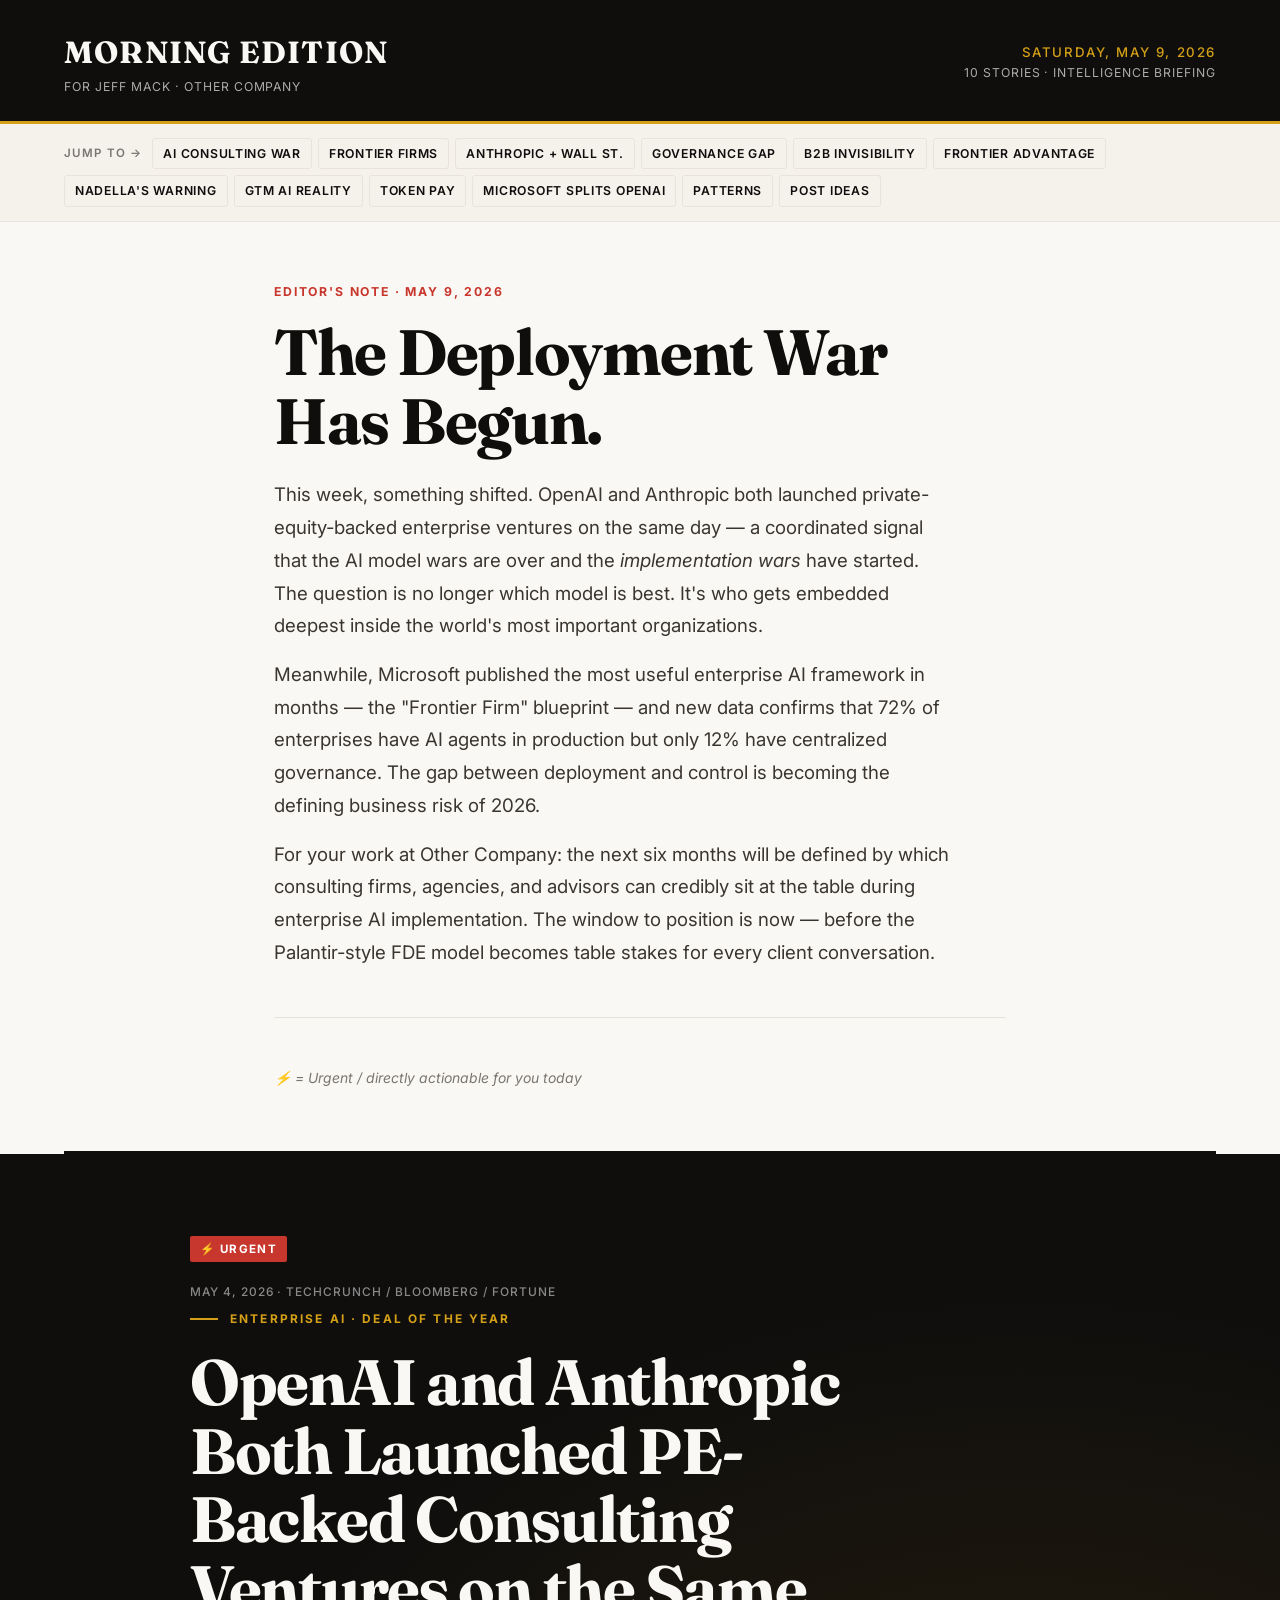
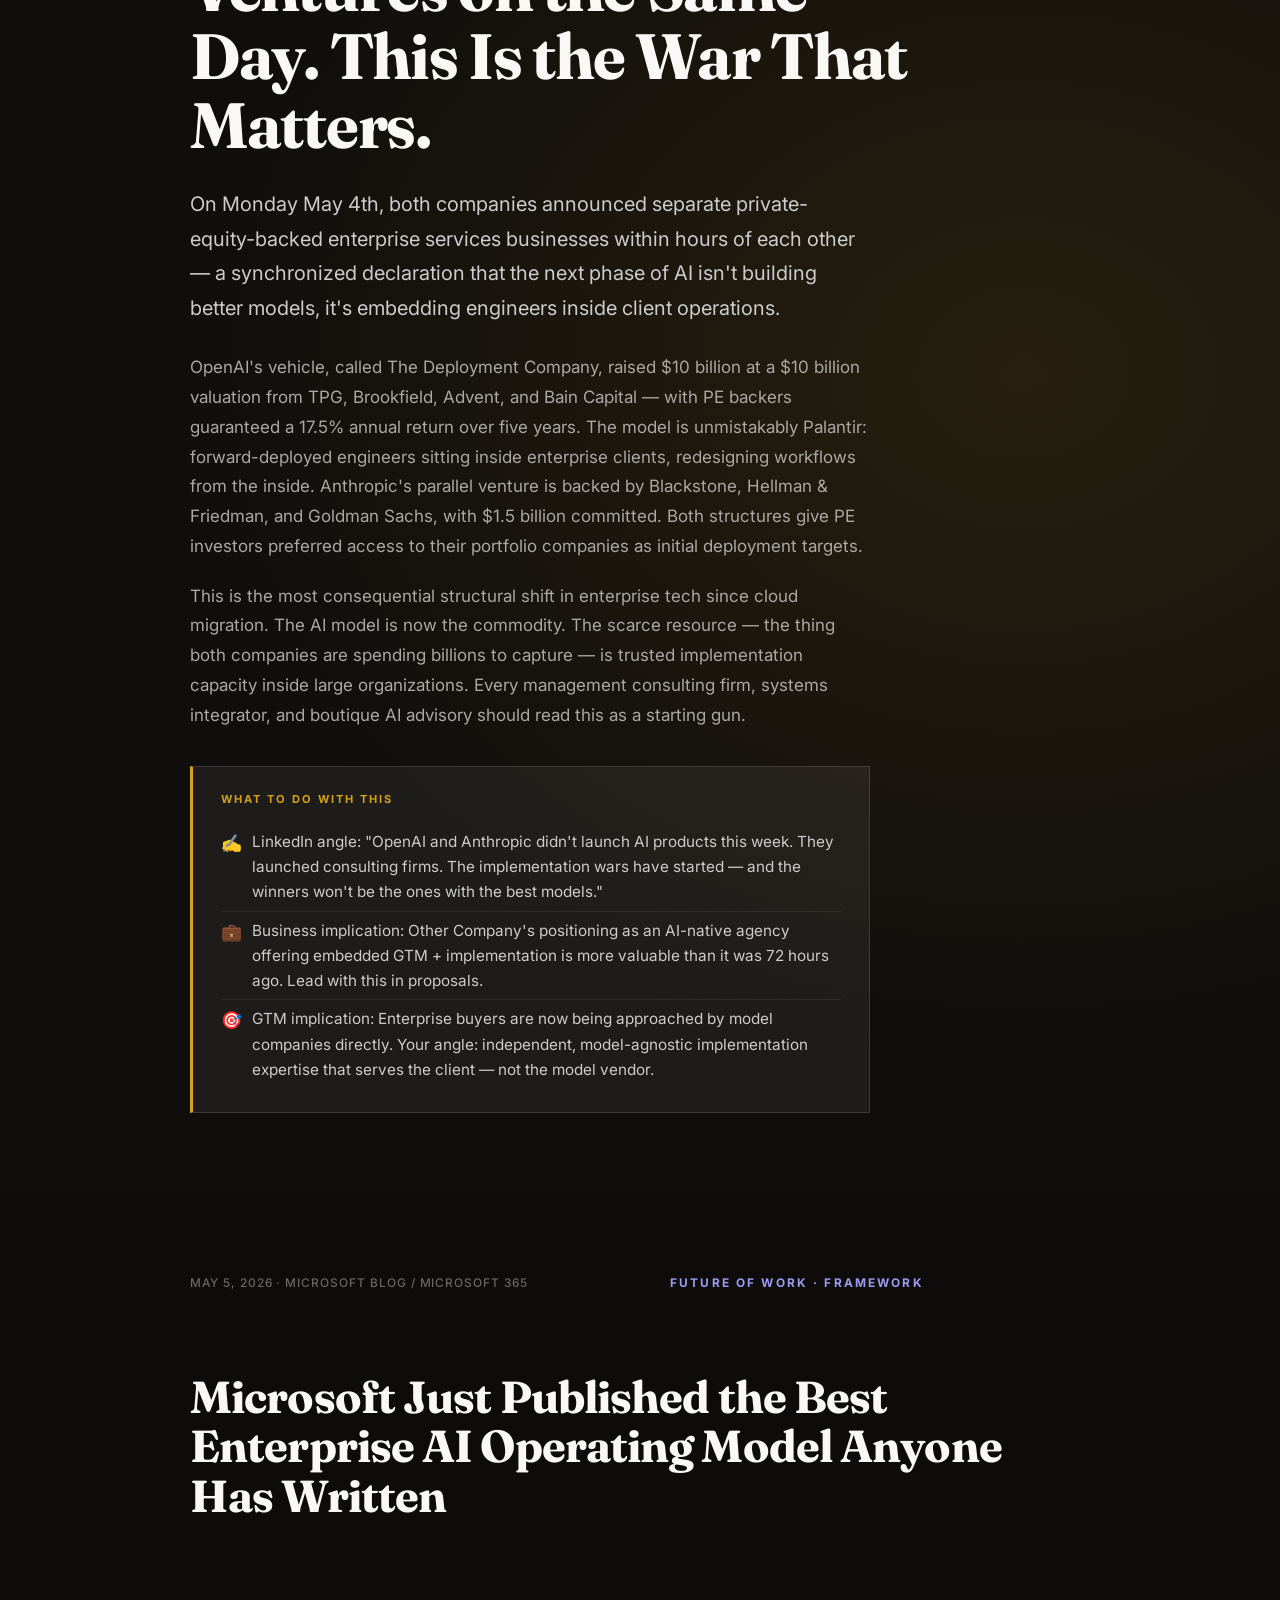
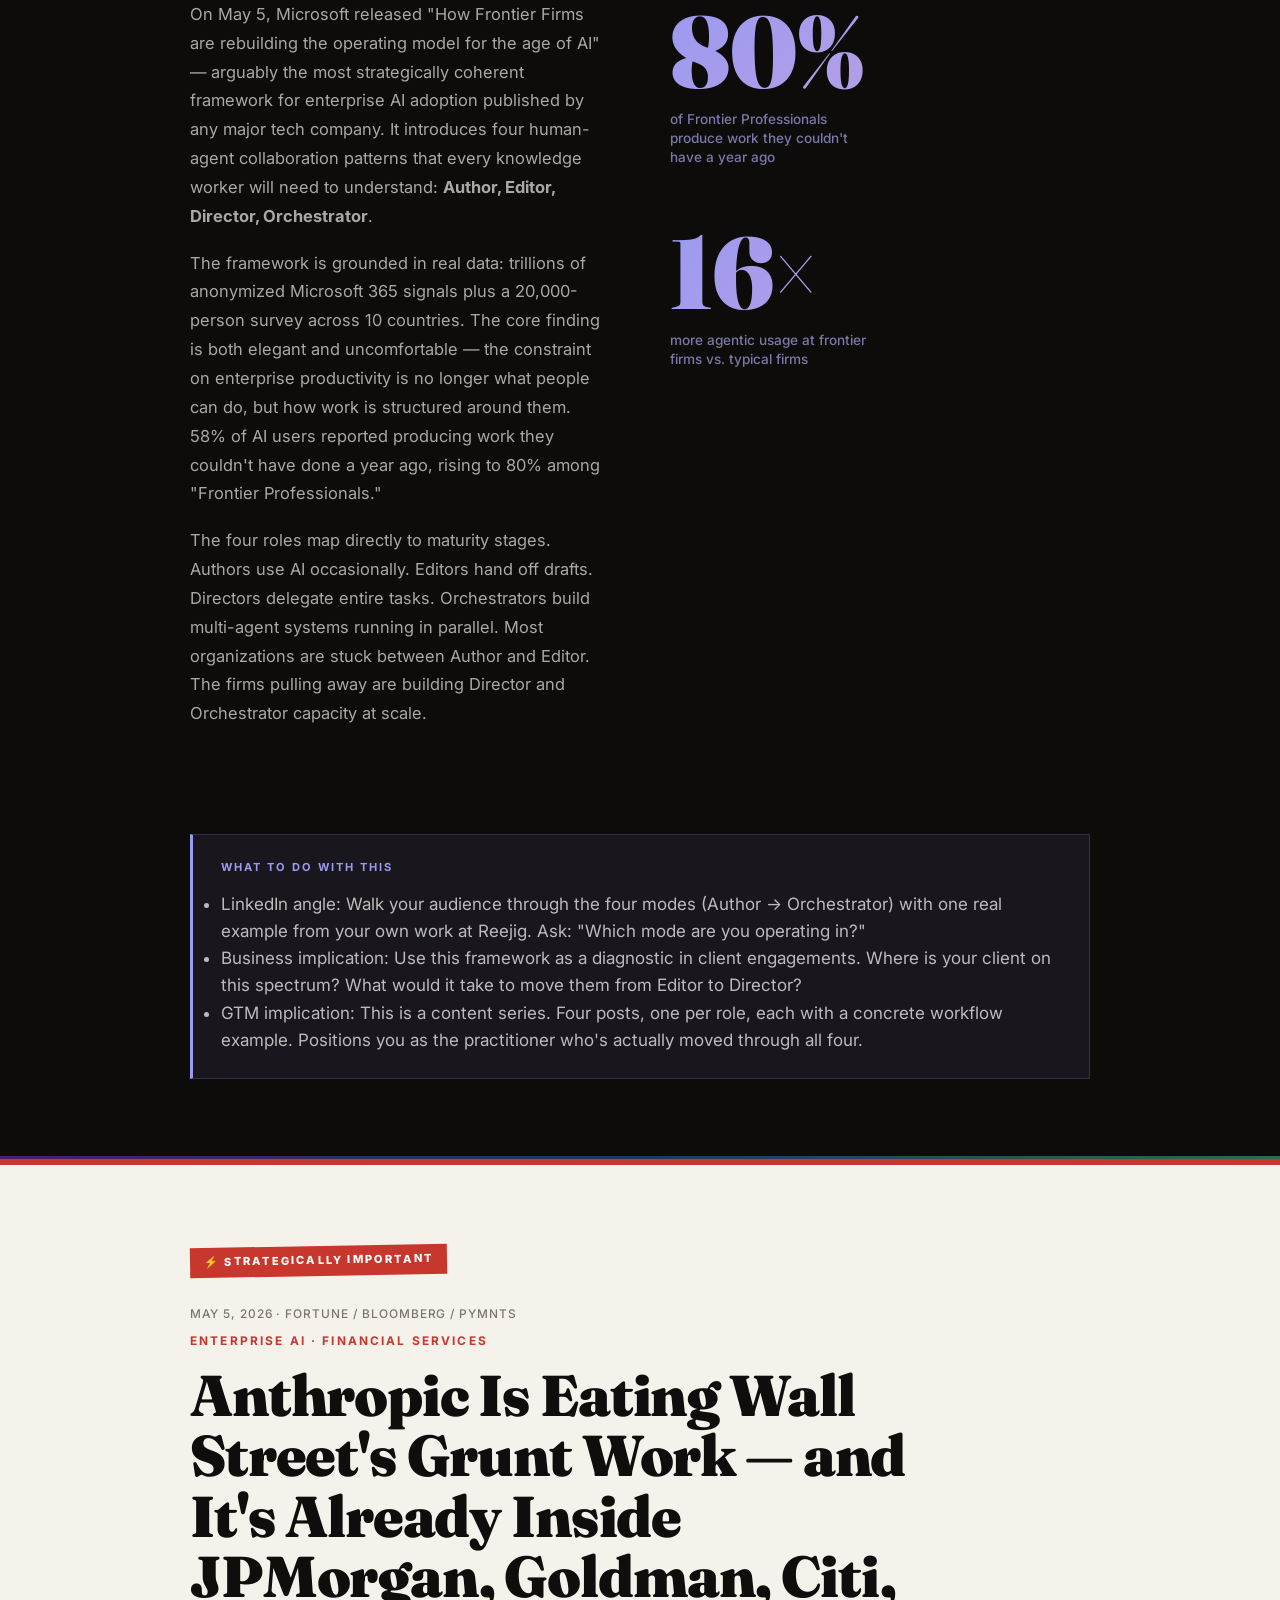
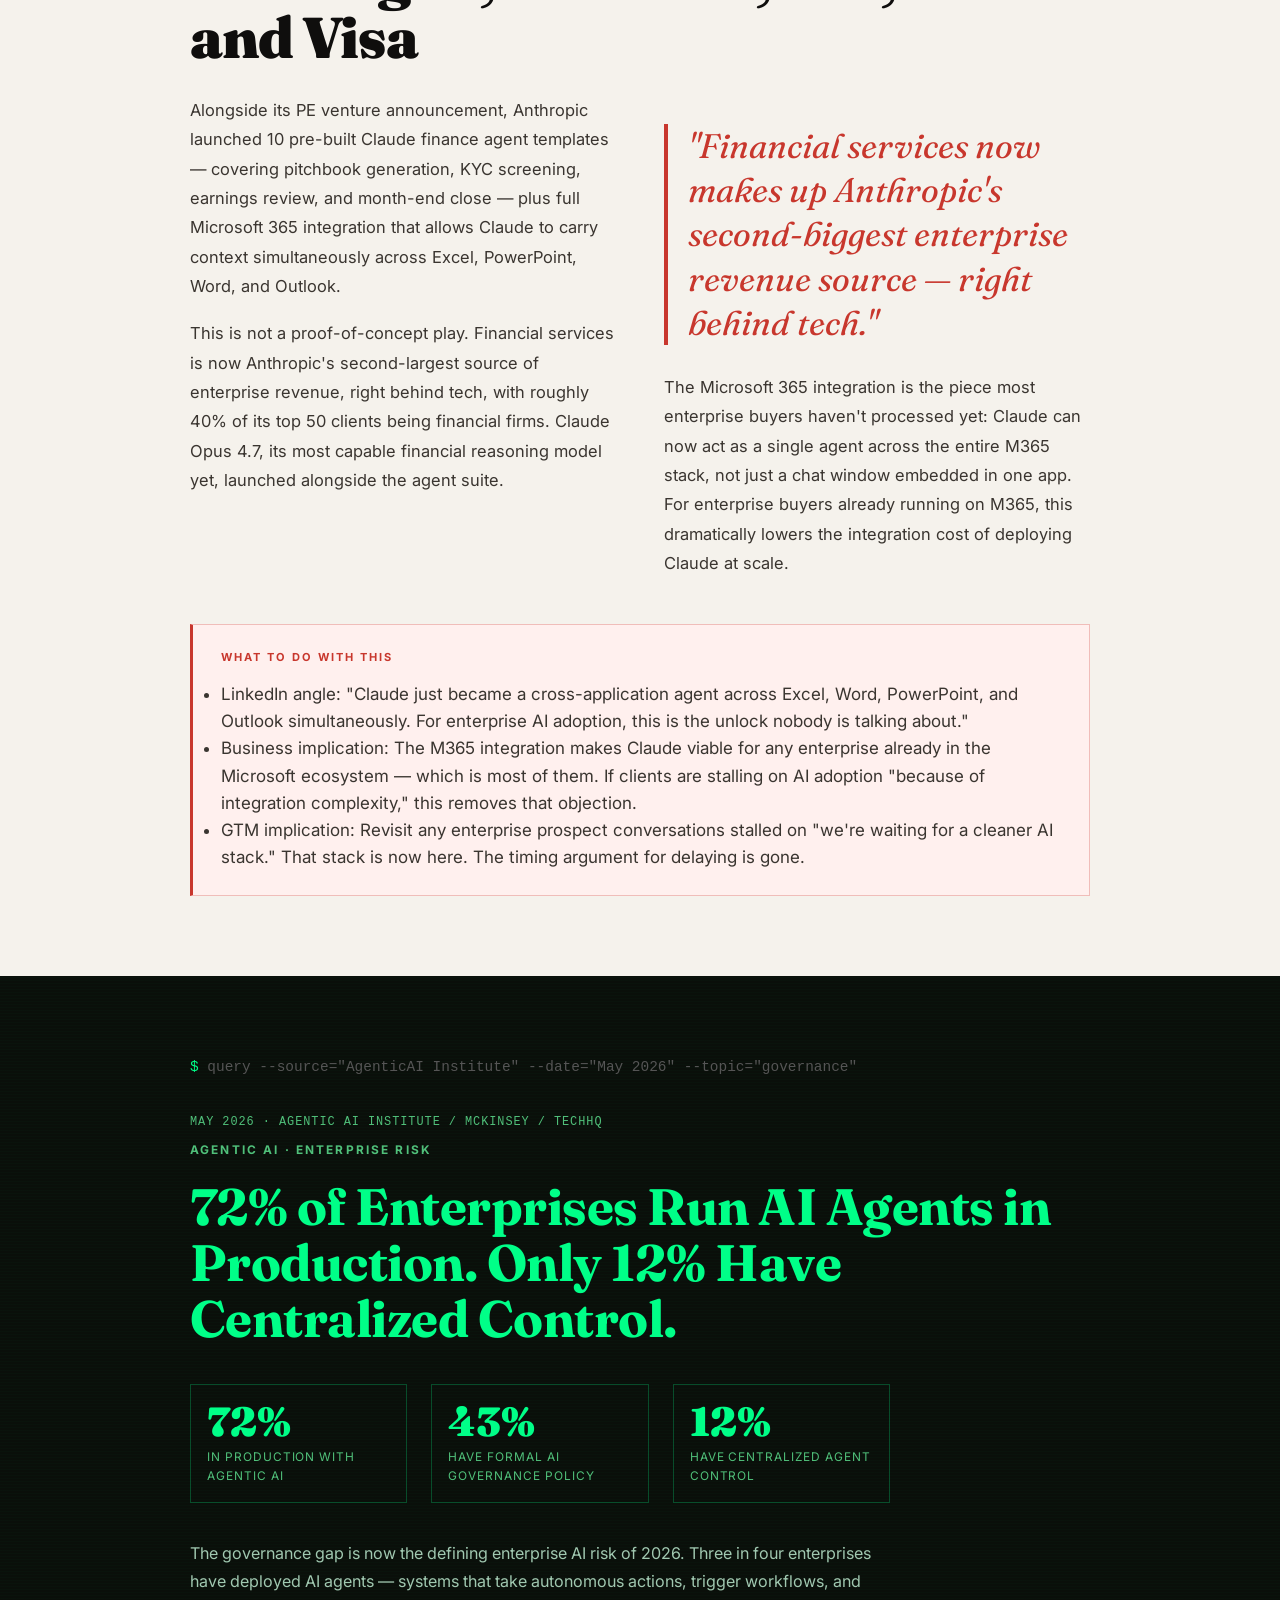
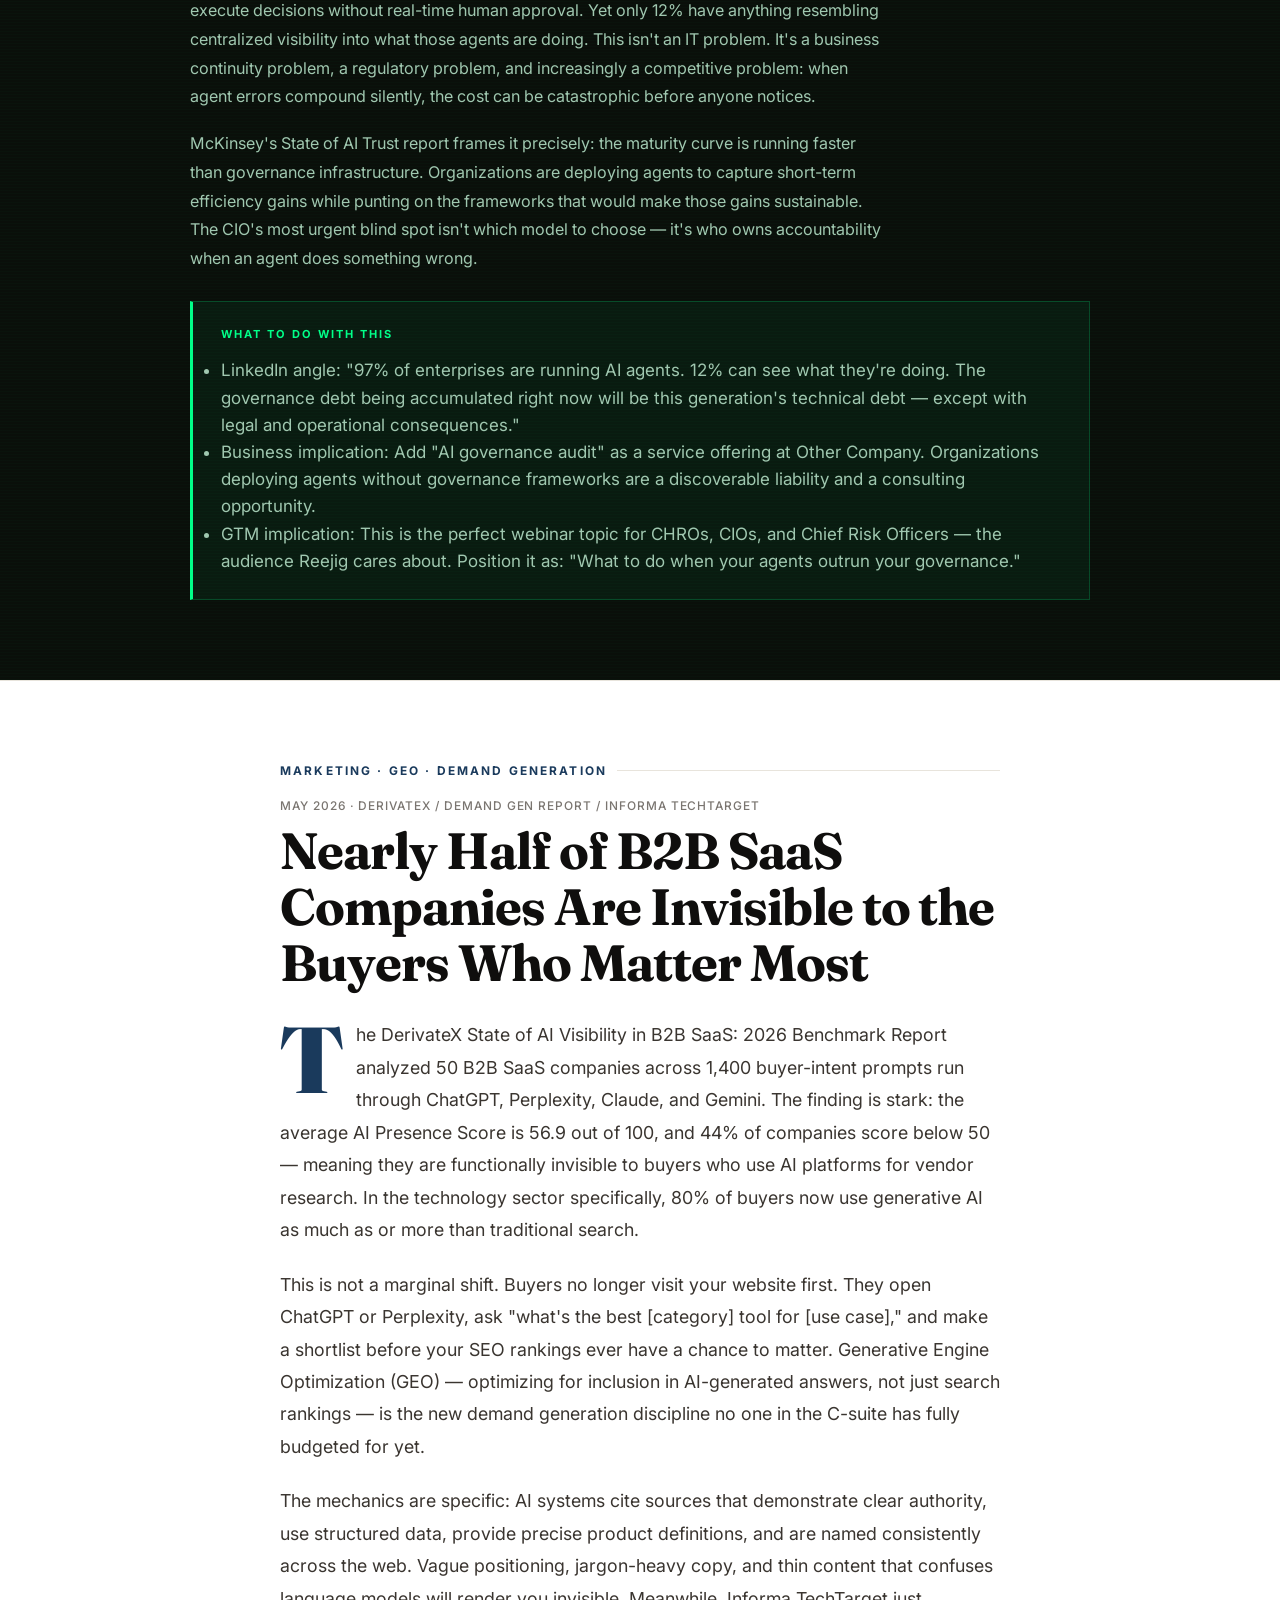
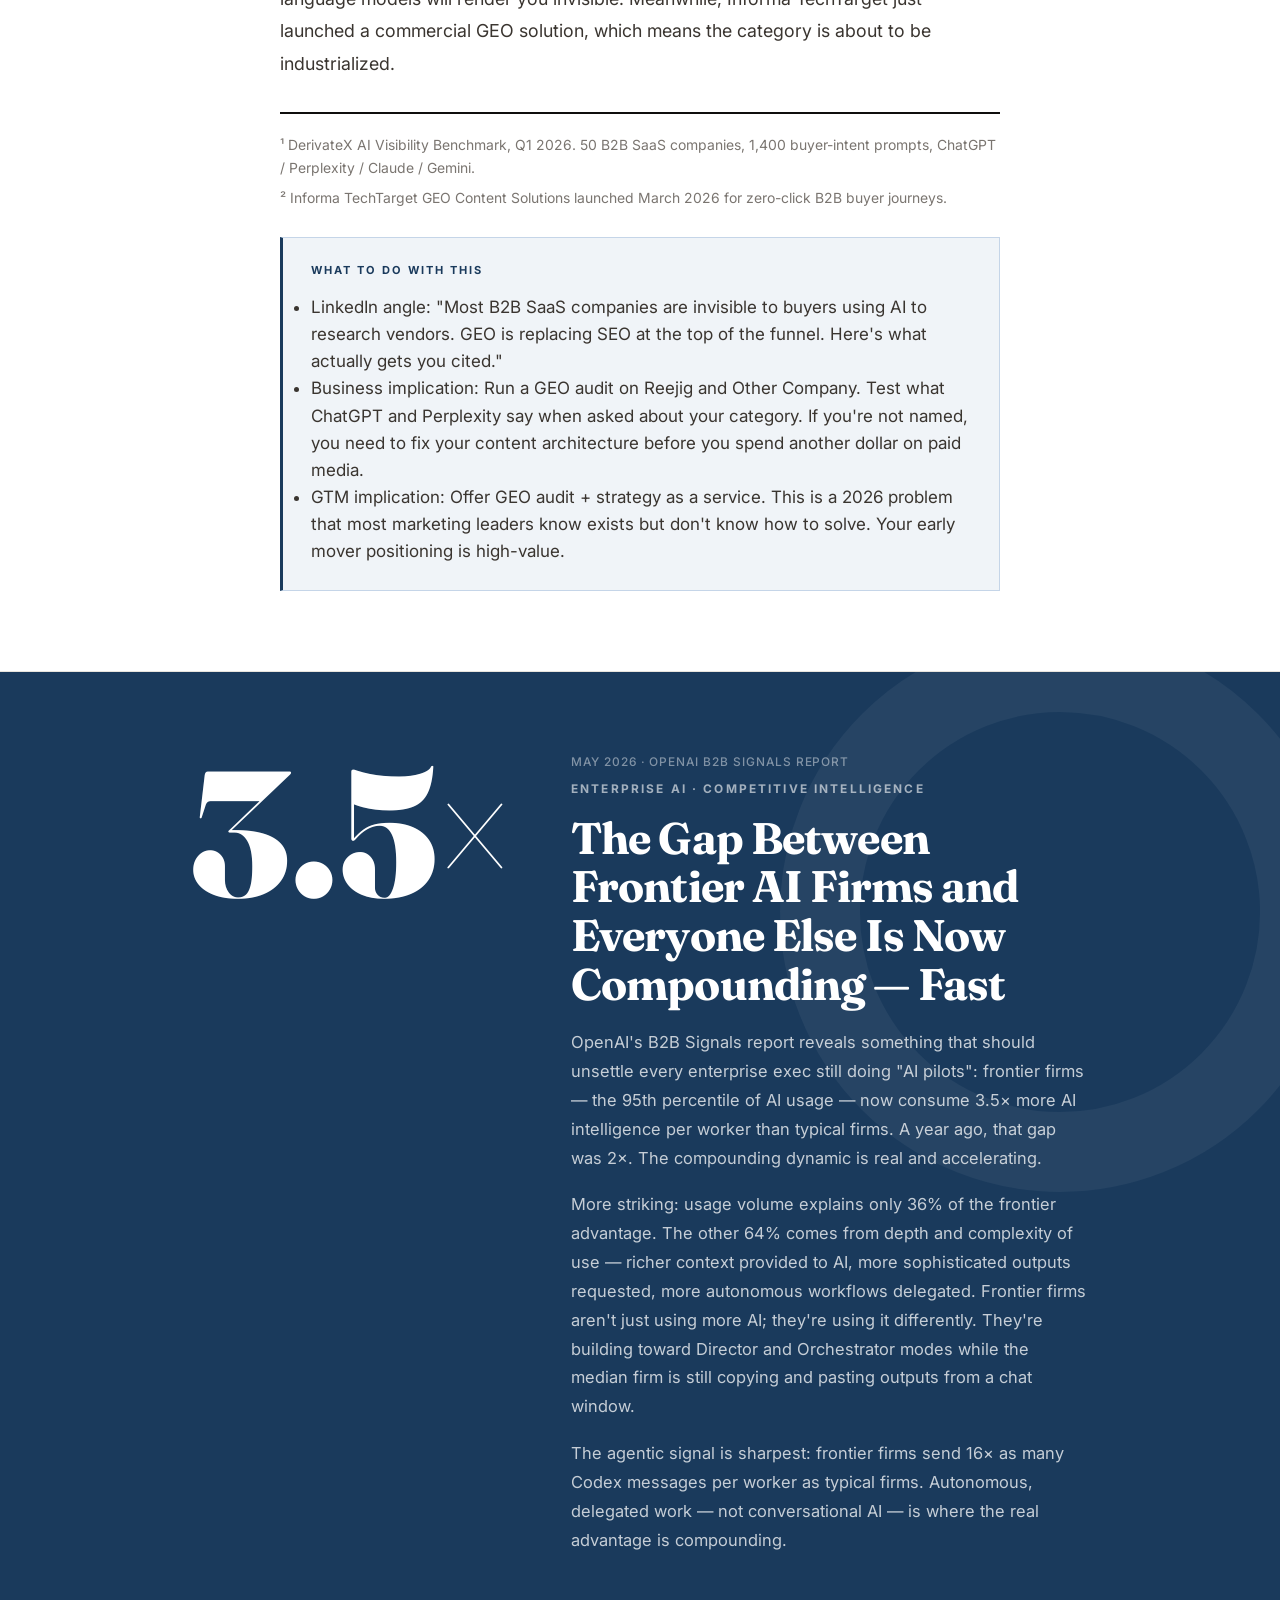
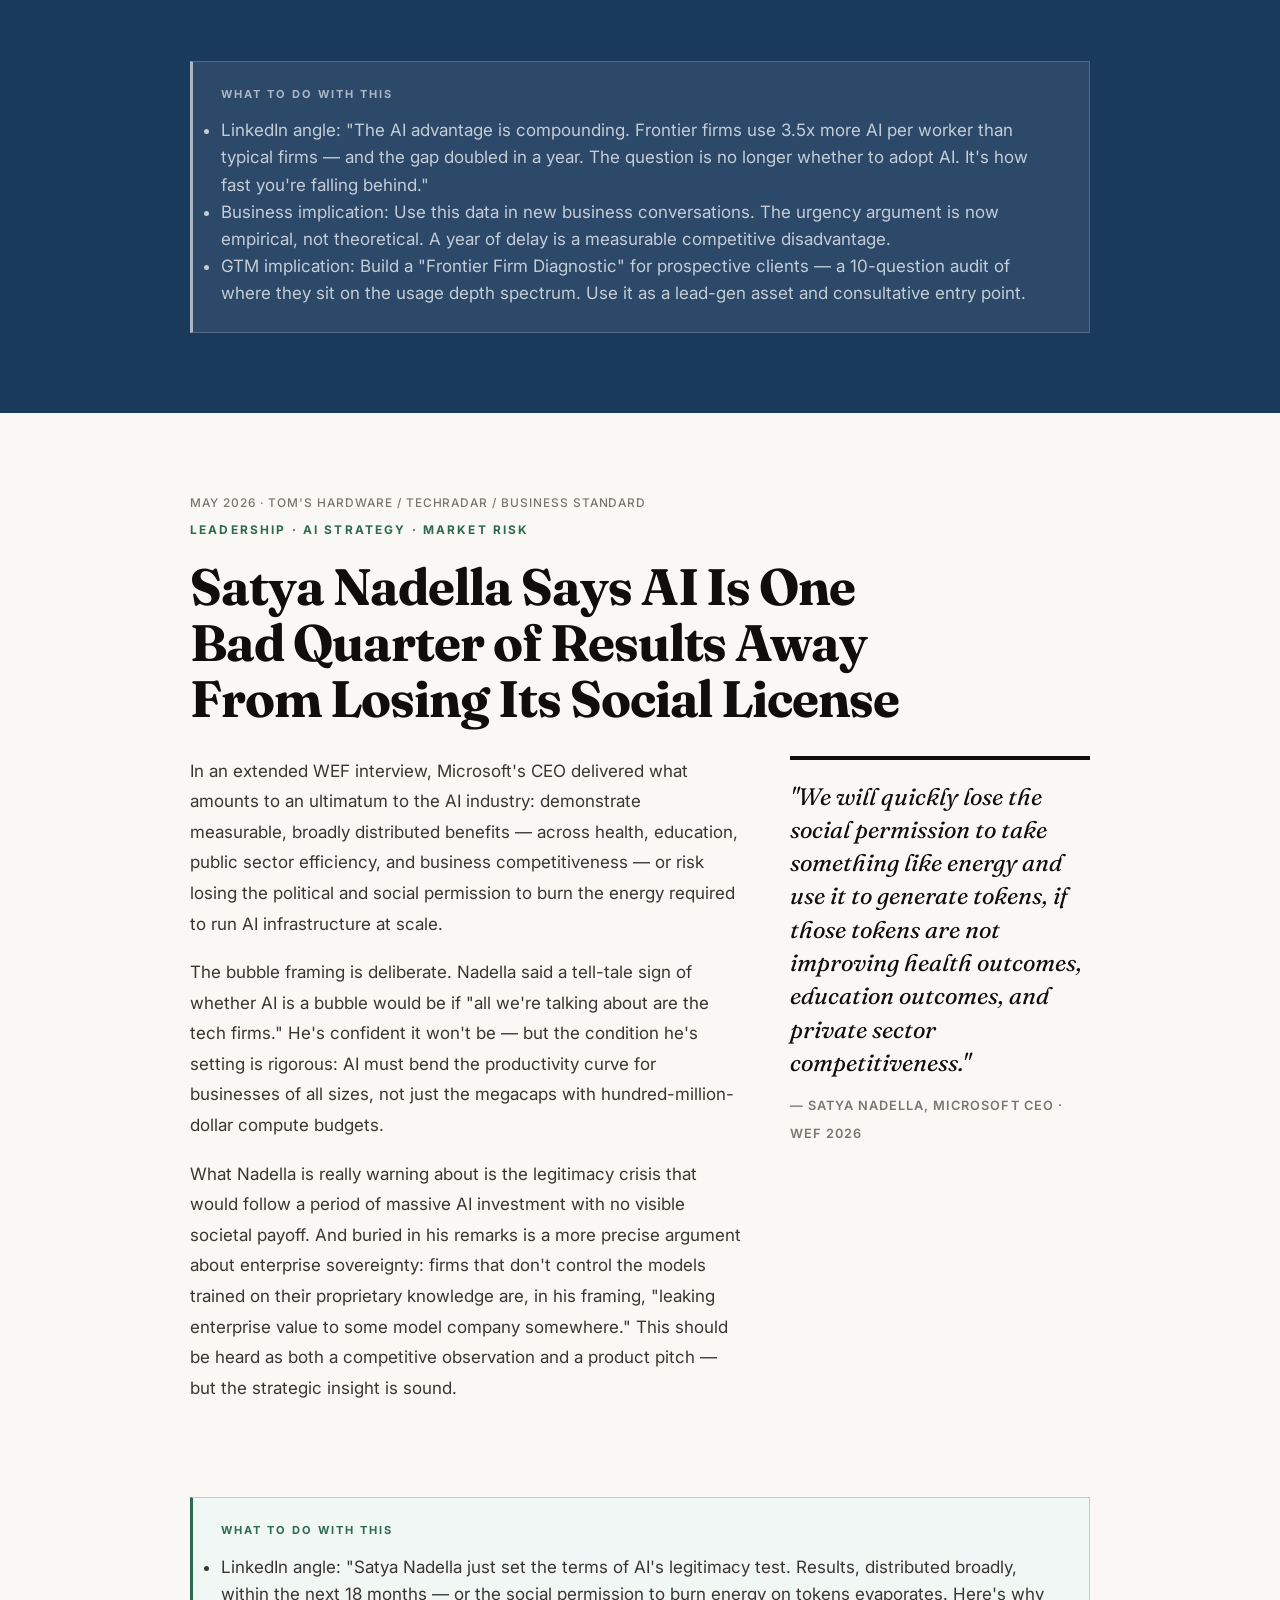
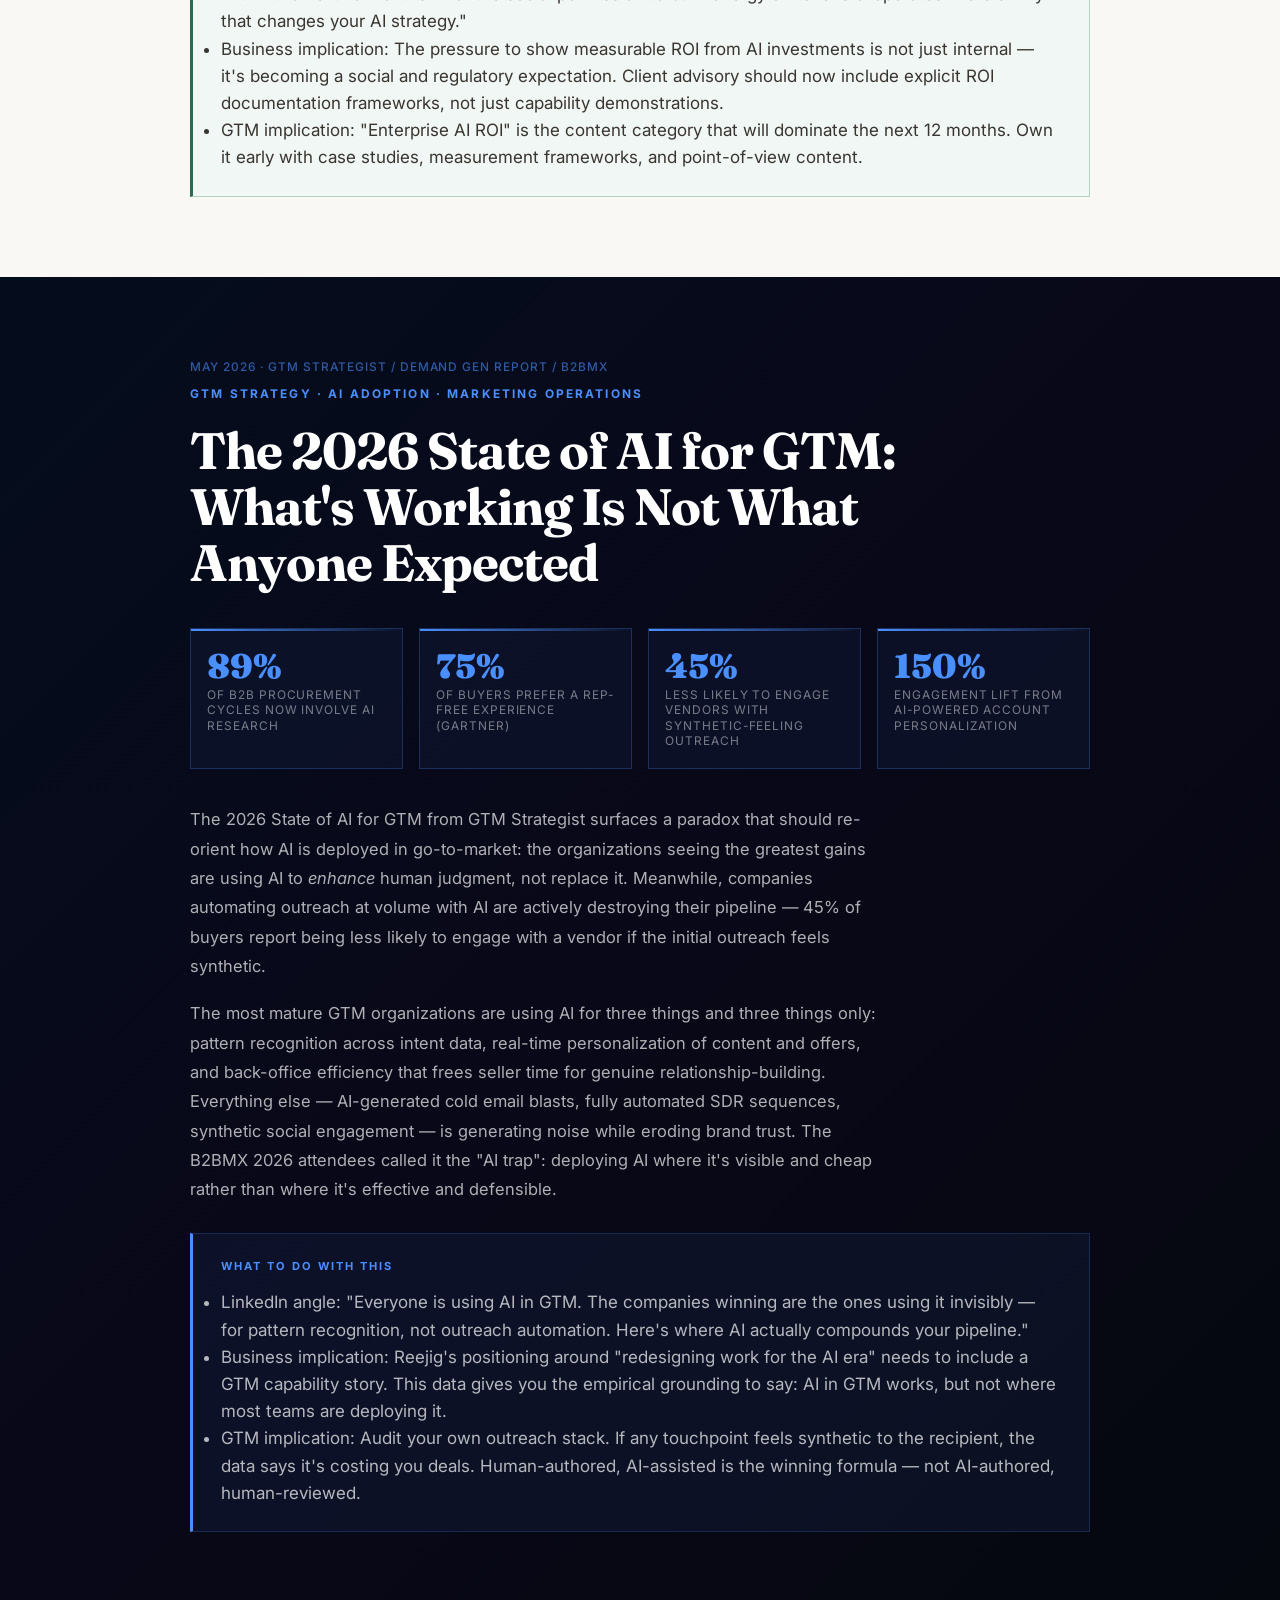
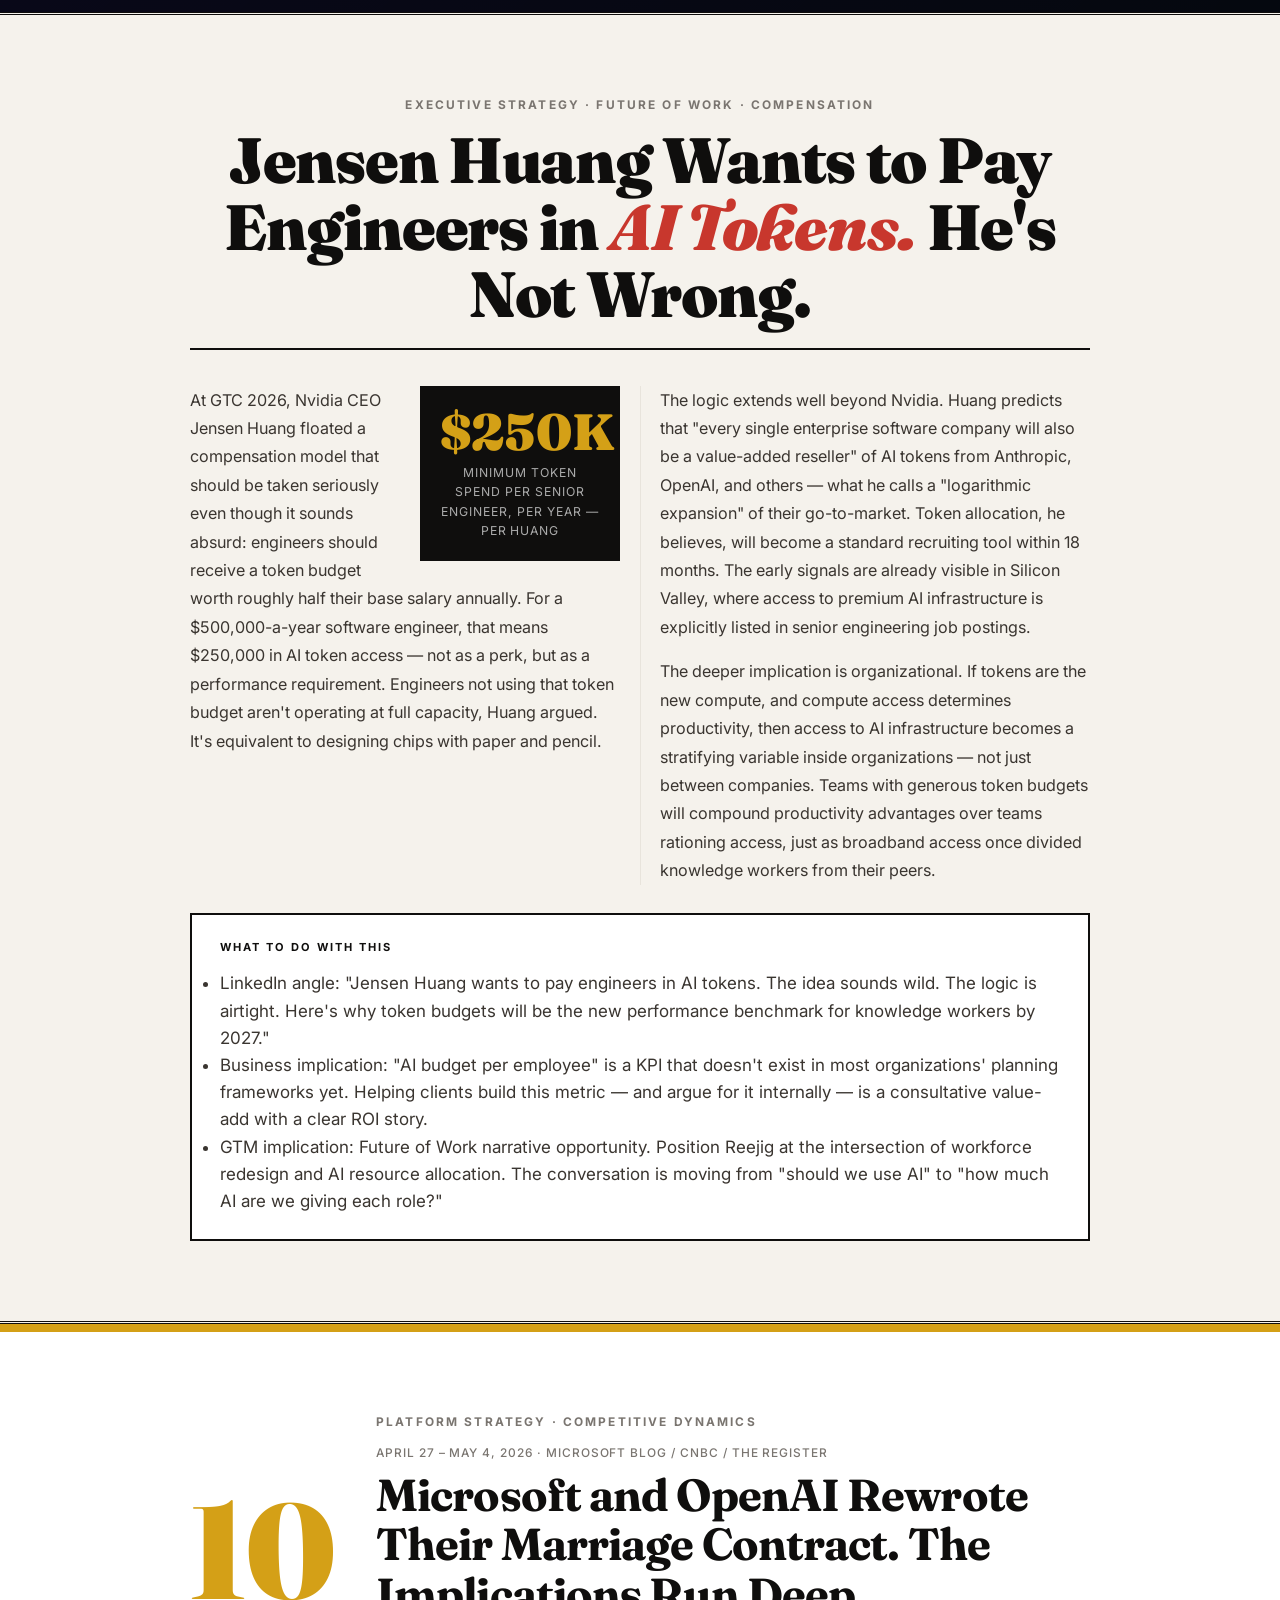
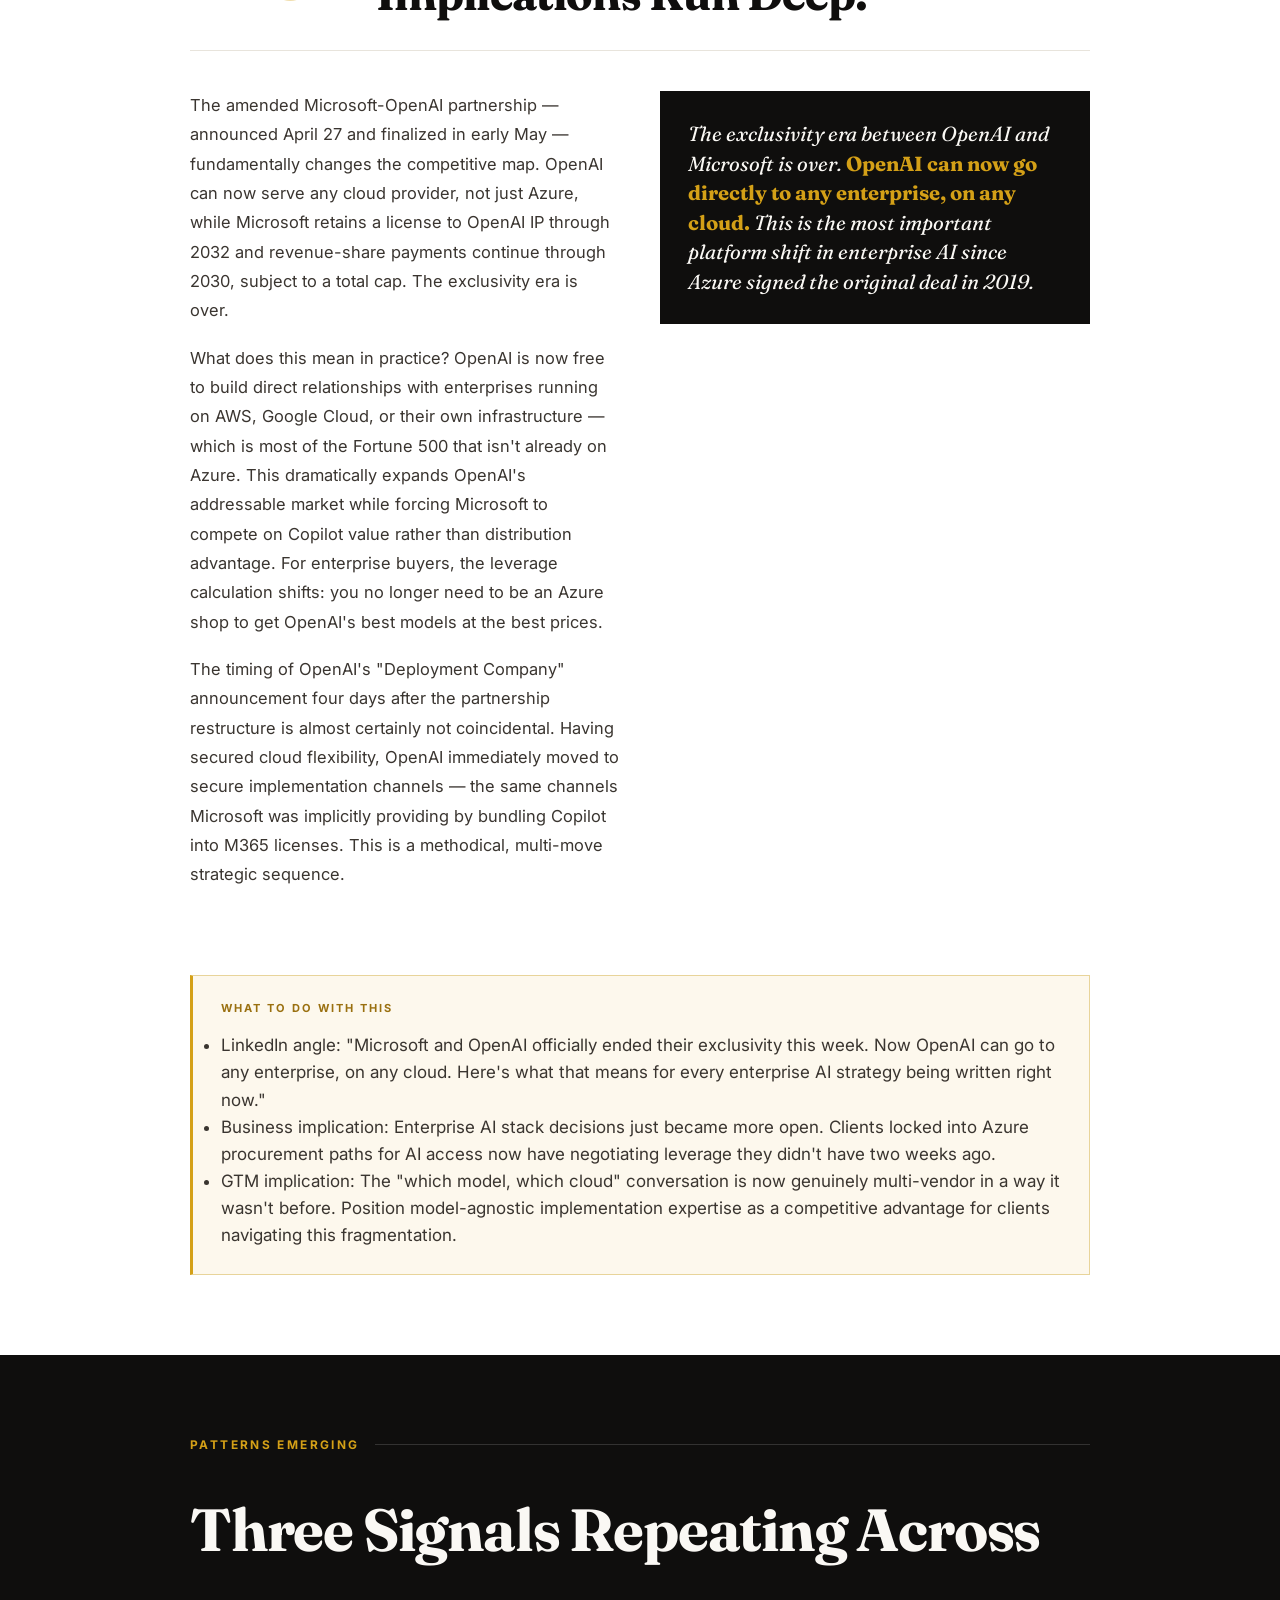
<file: magazines/2026-05-09.html>
<!DOCTYPE html>
<html lang="en">
<head>
<meta charset="UTF-8">
<meta name="viewport" content="width=device-width, initial-scale=1.0">
<title>Morning Edition — May 9, 2026</title>
<link rel="preconnect" href="https://fonts.googleapis.com">
<link rel="preconnect" href="https://fonts.gstatic.com" crossorigin>
<link href="https://fonts.googleapis.com/css2?family=Fraunces:ital,opsz,wght@0,9..144,300;0,9..144,400;0,9..144,600;0,9..144,700;0,9..144,900;1,9..144,300;1,9..144,400;1,9..144,700&family=Inter:wght@300;400;500;600;700&display=swap" rel="stylesheet">
<style>
  :root {
    --ink: #0f0e0d;
    --paper: #faf8f4;
    --warm-white: #f5f2ec;
    --accent-red: #c8372d;
    --accent-gold: #d4a017;
    --accent-blue: #1a3a5c;
    --accent-green: #2d6a4f;
    --accent-violet: #4a1d6e;
    --mid-gray: #7a7570;
    --light-gray: #e8e4dc;
    --dark-bg: #0a0908;
    --terminal-green: #00ff88;
    color-scheme: light;
  }

  * { margin: 0; padding: 0; box-sizing: border-box; }

  html { scroll-behavior: smooth; font-size: 17px; }

  body {
    font-family: 'Inter', sans-serif;
    background: var(--paper);
    color: var(--ink);
    line-height: 1.6;
  }

  /* ── MASTHEAD ── */
  .masthead {
    background: var(--ink);
    color: var(--paper);
    padding: 28px 5vw 24px;
    display: flex;
    align-items: center;
    justify-content: space-between;
    border-bottom: 3px solid var(--accent-gold);
    position: sticky;
    top: 0;
    z-index: 100;
  }
  .masthead-title {
    font-family: 'Fraunces', serif;
    font-size: clamp(1.2rem, 2.5vw, 1.8rem);
    font-weight: 700;
    letter-spacing: 0.04em;
    text-transform: uppercase;
  }
  .masthead-date {
    font-family: 'Inter', sans-serif;
    font-size: 0.78rem;
    font-weight: 500;
    letter-spacing: 0.12em;
    text-transform: uppercase;
    color: var(--accent-gold);
  }
  .masthead-vol {
    font-size: 0.72rem;
    color: #aaa;
    letter-spacing: 0.08em;
    text-transform: uppercase;
  }

  /* ── NAV ── */
  .jump-nav {
    background: var(--warm-white);
    border-bottom: 1px solid var(--light-gray);
    padding: 14px 5vw;
    display: flex;
    gap: 6px;
    flex-wrap: wrap;
    align-items: center;
  }
  .jump-nav a {
    font-size: 0.72rem;
    font-weight: 600;
    letter-spacing: 0.06em;
    text-transform: uppercase;
    color: var(--ink);
    text-decoration: none;
    padding: 5px 10px;
    border: 1px solid var(--light-gray);
    border-radius: 3px;
    transition: all 0.2s;
    white-space: nowrap;
  }
  .jump-nav a:hover {
    background: var(--ink);
    color: var(--paper);
    border-color: var(--ink);
  }
  .jump-nav-label {
    font-size: 0.68rem;
    font-weight: 600;
    letter-spacing: 0.1em;
    text-transform: uppercase;
    color: var(--mid-gray);
    margin-right: 4px;
  }

  /* ── EDITORS NOTE ── */
  .editors-note {
    max-width: 860px;
    margin: 60px auto;
    padding: 0 5vw;
  }
  .editors-note-label {
    font-size: 0.72rem;
    font-weight: 700;
    letter-spacing: 0.15em;
    text-transform: uppercase;
    color: var(--accent-red);
    margin-bottom: 16px;
  }
  .editors-note h1 {
    font-family: 'Fraunces', serif;
    font-size: clamp(2.4rem, 5vw, 3.8rem);
    font-weight: 700;
    line-height: 1.08;
    margin-bottom: 24px;
    letter-spacing: -0.02em;
  }
  .editors-note p {
    font-size: 1.1rem;
    line-height: 1.75;
    color: #3a3530;
    max-width: 680px;
  }
  .editors-note p + p { margin-top: 16px; }
  .rule {
    border: none;
    border-top: 1px solid var(--light-gray);
    margin: 48px 0;
  }
  .rule-bold {
    border: none;
    border-top: 3px solid var(--ink);
    margin: 60px 0 48px;
  }

  /* ── SECTION HEADER ── */
  .section-number {
    font-family: 'Fraunces', serif;
    font-size: clamp(6rem, 18vw, 14rem);
    font-weight: 900;
    line-height: 0.85;
    color: var(--light-gray);
    position: absolute;
    top: -20px;
    right: 0;
    pointer-events: none;
    user-select: none;
  }

  /* ─────────────────────────────────────────
     STORY LAYOUTS
  ───────────────────────────────────────── */

  /* S1 — HERO */
  .story-hero {
    background: var(--ink);
    color: var(--paper);
    padding: 80px 5vw;
    position: relative;
    overflow: hidden;
  }
  .story-hero::before {
    content: '';
    position: absolute;
    top: 0; left: 0; right: 0; bottom: 0;
    background: radial-gradient(ellipse at 80% 50%, rgba(212,160,23,0.12) 0%, transparent 60%);
    pointer-events: none;
  }
  .story-hero .inner { max-width: 900px; margin: 0 auto; position: relative; }
  .story-hero .story-tag {
    font-size: 0.7rem;
    font-weight: 700;
    letter-spacing: 0.18em;
    text-transform: uppercase;
    color: var(--accent-gold);
    margin-bottom: 20px;
    display: flex;
    align-items: center;
    gap: 12px;
  }
  .story-hero .story-tag::before {
    content: '';
    display: inline-block;
    width: 28px;
    height: 2px;
    background: var(--accent-gold);
  }
  .story-hero h2 {
    font-family: 'Fraunces', serif;
    font-size: clamp(2rem, 5vw, 4rem);
    font-weight: 700;
    line-height: 1.07;
    letter-spacing: -0.02em;
    margin-bottom: 28px;
    max-width: 750px;
  }
  .story-hero .lead {
    font-size: 1.18rem;
    line-height: 1.72;
    color: #ccc;
    max-width: 680px;
    margin-bottom: 28px;
  }
  .story-hero p {
    font-size: 1rem;
    line-height: 1.75;
    color: #aaa8a4;
    max-width: 680px;
    margin-bottom: 20px;
  }
  .lightning-badge {
    display: inline-flex;
    align-items: center;
    gap: 6px;
    background: var(--accent-red);
    color: white;
    font-size: 0.68rem;
    font-weight: 700;
    letter-spacing: 0.12em;
    text-transform: uppercase;
    padding: 4px 10px;
    border-radius: 2px;
    margin-bottom: 20px;
  }
  .wtd-box {
    background: rgba(255,255,255,0.06);
    border: 1px solid rgba(255,255,255,0.12);
    border-left: 3px solid var(--accent-gold);
    padding: 24px 28px;
    margin-top: 36px;
    max-width: 680px;
  }
  .wtd-box-dark { /* for dark stories */ }
  .wtd-label {
    font-size: 0.65rem;
    font-weight: 700;
    letter-spacing: 0.18em;
    text-transform: uppercase;
    color: var(--accent-gold);
    margin-bottom: 14px;
  }
  .wtd-box ul {
    list-style: none;
    padding: 0;
  }
  .wtd-box ul li {
    font-size: 0.9rem;
    line-height: 1.65;
    color: #ccc;
    padding: 6px 0;
    border-bottom: 1px solid rgba(255,255,255,0.07);
    display: flex;
    gap: 10px;
  }
  .wtd-box ul li:last-child { border-bottom: none; }
  .wtd-box ul li::before {
    content: attr(data-icon);
    flex-shrink: 0;
    font-size: 1rem;
  }
  .date-stamp {
    font-size: 0.7rem;
    font-weight: 500;
    letter-spacing: 0.08em;
    text-transform: uppercase;
    color: var(--mid-gray);
    margin-bottom: 8px;
  }

  /* S2 — MIDNIGHT DARK */
  .story-dark {
    background: #0e0c0b;
    color: var(--paper);
    padding: 80px 5vw;
    position: relative;
    overflow: hidden;
  }
  .story-dark::after {
    content: '';
    position: absolute;
    bottom: 0; left: 0; right: 0;
    height: 3px;
    background: linear-gradient(90deg, var(--accent-violet), var(--accent-blue), var(--accent-green));
  }
  .story-dark .inner { max-width: 900px; margin: 0 auto; display: grid; grid-template-columns: 1fr 1fr; gap: 60px; align-items: start; }
  .story-dark .story-tag {
    font-size: 0.7rem;
    font-weight: 700;
    letter-spacing: 0.18em;
    text-transform: uppercase;
    color: #9b9af0;
    margin-bottom: 20px;
  }
  .story-dark h2 {
    font-family: 'Fraunces', serif;
    font-size: clamp(1.8rem, 3.5vw, 3rem);
    font-weight: 700;
    line-height: 1.1;
    letter-spacing: -0.02em;
    margin-bottom: 20px;
    grid-column: 1 / -1;
  }
  .story-dark p {
    font-size: 0.97rem;
    line-height: 1.75;
    color: #aaa8a4;
    margin-bottom: 18px;
  }
  .dark-stat {
    font-family: 'Fraunces', serif;
    font-size: clamp(3.5rem, 8vw, 6rem);
    font-weight: 900;
    line-height: 1;
    background: linear-gradient(135deg, #9b9af0, #c8a2e0);
    -webkit-background-clip: text;
    -webkit-text-fill-color: transparent;
    background-clip: text;
    margin-bottom: 8px;
  }
  .dark-stat-label {
    font-size: 0.8rem;
    color: #7a78a8;
    font-weight: 500;
    max-width: 200px;
    line-height: 1.4;
  }
  .wtd-box-purple {
    background: rgba(155,154,240,0.08);
    border: 1px solid rgba(155,154,240,0.2);
    border-left: 3px solid #9b9af0;
    padding: 24px 28px;
    margin-top: 28px;
    grid-column: 1 / -1;
  }
  .wtd-box-purple .wtd-label { color: #9b9af0; }
  .wtd-box-purple ul li { color: #bbb; border-bottom-color: rgba(255,255,255,0.06); }

  /* S3 — ROSE ALERT */
  .story-alert {
    background: var(--warm-white);
    padding: 80px 5vw;
    position: relative;
    border-top: 6px solid var(--accent-red);
  }
  .story-alert .inner { max-width: 900px; margin: 0 auto; }
  .alert-stamp {
    display: inline-block;
    background: var(--accent-red);
    color: white;
    font-size: 0.65rem;
    font-weight: 800;
    letter-spacing: 0.2em;
    text-transform: uppercase;
    padding: 6px 14px;
    margin-bottom: 28px;
    transform: rotate(-1deg);
  }
  .story-alert .story-tag {
    font-size: 0.7rem;
    font-weight: 700;
    letter-spacing: 0.18em;
    text-transform: uppercase;
    color: var(--accent-red);
    margin-bottom: 16px;
  }
  .story-alert h2 {
    font-family: 'Fraunces', serif;
    font-size: clamp(2rem, 4.5vw, 3.6rem);
    font-weight: 900;
    line-height: 1.05;
    letter-spacing: -0.02em;
    margin-bottom: 28px;
    max-width: 750px;
  }
  .story-alert .two-col { display: grid; grid-template-columns: 1fr 1fr; gap: 48px; }
  .story-alert p {
    font-size: 0.97rem;
    line-height: 1.78;
    color: #3a3530;
    margin-bottom: 18px;
  }
  .pull-quote-red {
    font-family: 'Fraunces', serif;
    font-size: clamp(1.3rem, 3vw, 2rem);
    font-style: italic;
    font-weight: 400;
    color: var(--accent-red);
    line-height: 1.3;
    border-left: 4px solid var(--accent-red);
    padding-left: 20px;
    margin: 28px 0;
  }
  .wtd-box-red {
    background: #fff0ee;
    border: 1px solid #f0bdb9;
    border-left: 3px solid var(--accent-red);
    padding: 24px 28px;
    margin-top: 28px;
  }
  .wtd-box-red .wtd-label { color: var(--accent-red); }
  .wtd-box-red ul li { color: #3a3530; border-bottom-color: #f0bdb9; }
  .wtd-box-red ul li::before { color: var(--accent-red); }

  /* S4 — TERMINAL */
  .story-terminal {
    background: #0a0f0a;
    color: var(--terminal-green);
    padding: 80px 5vw;
    font-family: 'Courier New', monospace;
    position: relative;
    overflow: hidden;
  }
  .story-terminal::before {
    content: '';
    position: absolute;
    top: 0; left: 0; right: 0; bottom: 0;
    background: repeating-linear-gradient(0deg, rgba(0,255,136,0.015) 0px, rgba(0,255,136,0.015) 1px, transparent 1px, transparent 3px);
    pointer-events: none;
  }
  .story-terminal .inner { max-width: 900px; margin: 0 auto; position: relative; }
  .terminal-prompt { color: #555; font-size: 0.85rem; margin-bottom: 6px; }
  .terminal-prompt span { color: var(--terminal-green); }
  .story-terminal .story-tag {
    font-size: 0.7rem;
    font-weight: 700;
    letter-spacing: 0.18em;
    text-transform: uppercase;
    color: #50c07a;
    margin-bottom: 20px;
    font-family: 'Inter', sans-serif;
  }
  .story-terminal h2 {
    font-family: 'Fraunces', serif;
    font-size: clamp(1.8rem, 4vw, 3.2rem);
    font-weight: 700;
    line-height: 1.1;
    color: var(--terminal-green);
    margin-bottom: 28px;
    letter-spacing: -0.01em;
  }
  .story-terminal p {
    font-family: 'Inter', sans-serif;
    font-size: 0.95rem;
    line-height: 1.78;
    color: #a0c8b0;
    margin-bottom: 18px;
    max-width: 700px;
  }
  .terminal-data {
    display: grid;
    grid-template-columns: repeat(3, 1fr);
    gap: 24px;
    margin: 36px 0;
    max-width: 700px;
  }
  .terminal-data-item { border: 1px solid rgba(0,255,136,0.25); padding: 16px; }
  .terminal-data-item .num {
    font-family: 'Fraunces', serif;
    font-size: 2.4rem;
    font-weight: 900;
    color: var(--terminal-green);
    line-height: 1;
  }
  .terminal-data-item .lbl {
    font-family: 'Inter', sans-serif;
    font-size: 0.7rem;
    color: #50c07a;
    margin-top: 6px;
    text-transform: uppercase;
    letter-spacing: 0.08em;
  }
  .wtd-box-terminal {
    background: rgba(0,255,136,0.05);
    border: 1px solid rgba(0,255,136,0.2);
    border-left: 3px solid var(--terminal-green);
    padding: 24px 28px;
    margin-top: 28px;
  }
  .wtd-box-terminal .wtd-label { color: var(--terminal-green); font-family: 'Inter', sans-serif; }
  .wtd-box-terminal ul li { color: #a0c8b0; border-bottom-color: rgba(0,255,136,0.1); font-family: 'Inter', sans-serif; }

  /* S5 — ACADEMIC DROP CAP */
  .story-academic {
    background: white;
    padding: 80px 5vw;
    border-top: 1px solid var(--light-gray);
    border-bottom: 1px solid var(--light-gray);
  }
  .story-academic .inner { max-width: 720px; margin: 0 auto; }
  .story-academic .story-tag {
    font-size: 0.7rem;
    font-weight: 700;
    letter-spacing: 0.18em;
    text-transform: uppercase;
    color: var(--accent-blue);
    margin-bottom: 16px;
    display: flex;
    align-items: center;
    gap: 10px;
  }
  .story-academic .story-tag::after {
    content: '';
    flex: 1;
    height: 1px;
    background: var(--light-gray);
  }
  .story-academic h2 {
    font-family: 'Fraunces', serif;
    font-size: clamp(1.8rem, 4vw, 3rem);
    font-weight: 700;
    line-height: 1.1;
    letter-spacing: -0.02em;
    margin-bottom: 28px;
  }
  .drop-cap::first-letter {
    font-family: 'Fraunces', serif;
    font-size: 5.5rem;
    font-weight: 900;
    float: left;
    line-height: 0.8;
    margin: 4px 12px 0 0;
    color: var(--accent-blue);
  }
  .story-academic p {
    font-size: 1.05rem;
    line-height: 1.82;
    color: #3a3530;
    margin-bottom: 22px;
    clear: none;
  }
  .story-academic p.clear { clear: both; }
  .footnote-box {
    border-top: 2px solid var(--ink);
    padding-top: 20px;
    margin-top: 32px;
  }
  .footnote-box p {
    font-size: 0.82rem;
    line-height: 1.6;
    color: var(--mid-gray);
    margin-bottom: 8px;
  }
  .wtd-box-blue {
    background: #f0f4f8;
    border: 1px solid #c5d5e8;
    border-left: 3px solid var(--accent-blue);
    padding: 24px 28px;
    margin-top: 28px;
    clear: both;
  }
  .wtd-box-blue .wtd-label { color: var(--accent-blue); }
  .wtd-box-blue ul li { color: #3a3530; border-bottom-color: #c5d5e8; }

  /* S6 — BIG STAT */
  .story-bigstat {
    background: var(--accent-blue);
    color: white;
    padding: 80px 5vw;
    position: relative;
    overflow: hidden;
  }
  .story-bigstat::before {
    content: '';
    position: absolute;
    top: -40px; right: -60px;
    width: 400px; height: 400px;
    border-radius: 50%;
    border: 80px solid rgba(255,255,255,0.05);
  }
  .story-bigstat .inner { max-width: 900px; margin: 0 auto; display: grid; grid-template-columns: auto 1fr; gap: 60px; align-items: start; position: relative; }
  .big-stat-number {
    font-family: 'Fraunces', serif;
    font-size: clamp(5rem, 14vw, 11rem);
    font-weight: 900;
    line-height: 0.9;
    color: rgba(255,255,255,0.15);
    flex-shrink: 0;
    position: relative;
  }
  .big-stat-number span {
    position: absolute;
    top: 0; left: 0;
    color: white;
    white-space: nowrap;
  }
  .story-bigstat .story-tag {
    font-size: 0.7rem;
    font-weight: 700;
    letter-spacing: 0.18em;
    text-transform: uppercase;
    color: rgba(255,255,255,0.6);
    margin-bottom: 16px;
  }
  .story-bigstat h2 {
    font-family: 'Fraunces', serif;
    font-size: clamp(1.6rem, 3.5vw, 2.6rem);
    font-weight: 700;
    line-height: 1.1;
    letter-spacing: -0.02em;
    margin-bottom: 20px;
  }
  .story-bigstat p {
    font-size: 0.97rem;
    line-height: 1.75;
    color: rgba(255,255,255,0.75);
    margin-bottom: 18px;
  }
  .wtd-box-navy {
    background: rgba(255,255,255,0.08);
    border: 1px solid rgba(255,255,255,0.18);
    border-left: 3px solid rgba(255,255,255,0.6);
    padding: 24px 28px;
    margin-top: 28px;
    grid-column: 1 / -1;
  }
  .wtd-box-navy .wtd-label { color: rgba(255,255,255,0.6); }
  .wtd-box-navy ul li { color: rgba(255,255,255,0.72); border-bottom-color: rgba(255,255,255,0.1); }

  /* S7 — PULL QUOTE EDITORIAL */
  .story-editorial {
    background: var(--paper);
    padding: 80px 5vw;
    position: relative;
  }
  .story-editorial .inner { max-width: 900px; margin: 0 auto; }
  .story-editorial .story-tag {
    font-size: 0.7rem;
    font-weight: 700;
    letter-spacing: 0.18em;
    text-transform: uppercase;
    color: var(--accent-green);
    margin-bottom: 20px;
  }
  .story-editorial h2 {
    font-family: 'Fraunces', serif;
    font-size: clamp(1.8rem, 4vw, 3.2rem);
    font-weight: 700;
    line-height: 1.1;
    letter-spacing: -0.02em;
    margin-bottom: 28px;
    max-width: 750px;
  }
  .editorial-grid { display: grid; grid-template-columns: 1fr 300px; gap: 48px; }
  .story-editorial p {
    font-size: 1rem;
    line-height: 1.8;
    color: #3a3530;
    margin-bottom: 18px;
  }
  .sidebar-quote {
    border-top: 4px solid var(--ink);
    padding-top: 20px;
    position: sticky;
    top: 80px;
  }
  .sidebar-quote blockquote {
    font-family: 'Fraunces', serif;
    font-size: 1.4rem;
    font-style: italic;
    font-weight: 400;
    line-height: 1.4;
    margin-bottom: 12px;
  }
  .sidebar-quote cite {
    font-size: 0.75rem;
    font-style: normal;
    font-weight: 600;
    letter-spacing: 0.08em;
    text-transform: uppercase;
    color: var(--mid-gray);
  }
  .wtd-box-green {
    background: #f0f7f4;
    border: 1px solid #b0d4c0;
    border-left: 3px solid var(--accent-green);
    padding: 24px 28px;
    margin-top: 28px;
    grid-column: 1 / -1;
  }
  .wtd-box-green .wtd-label { color: var(--accent-green); }
  .wtd-box-green ul li { color: #3a3530; border-bottom-color: #b0d4c0; }

  /* S8 — FUTURISTIC DASHBOARD */
  .story-dashboard {
    background: #05080f;
    color: white;
    padding: 80px 5vw;
    position: relative;
    overflow: hidden;
  }
  .story-dashboard::before {
    content: '';
    position: absolute;
    top: 0; left: 0; right: 0; bottom: 0;
    background: linear-gradient(135deg, rgba(0,100,255,0.06) 0%, rgba(100,0,255,0.04) 50%, transparent 100%);
    pointer-events: none;
  }
  .story-dashboard .inner { max-width: 900px; margin: 0 auto; position: relative; }
  .story-dashboard .story-tag {
    font-size: 0.7rem;
    font-weight: 700;
    letter-spacing: 0.18em;
    text-transform: uppercase;
    color: #4a8fff;
    margin-bottom: 20px;
  }
  .story-dashboard h2 {
    font-family: 'Fraunces', serif;
    font-size: clamp(1.8rem, 4vw, 3.2rem);
    font-weight: 700;
    line-height: 1.1;
    letter-spacing: -0.02em;
    margin-bottom: 28px;
    max-width: 750px;
  }
  .dashboard-metrics {
    display: grid;
    grid-template-columns: repeat(4, 1fr);
    gap: 16px;
    margin: 36px 0;
  }
  .metric-card {
    border: 1px solid rgba(74,143,255,0.25);
    background: rgba(74,143,255,0.06);
    padding: 20px 16px;
    position: relative;
  }
  .metric-card::before {
    content: '';
    position: absolute;
    top: 0; left: 0; right: 0;
    height: 2px;
    background: linear-gradient(90deg, #4a8fff, transparent);
  }
  .metric-card .m-num {
    font-family: 'Fraunces', serif;
    font-size: 2rem;
    font-weight: 900;
    color: #4a8fff;
    line-height: 1;
    margin-bottom: 4px;
  }
  .metric-card .m-label {
    font-size: 0.7rem;
    color: rgba(255,255,255,0.45);
    text-transform: uppercase;
    letter-spacing: 0.08em;
    line-height: 1.3;
  }
  .story-dashboard p {
    font-size: 0.97rem;
    line-height: 1.78;
    color: rgba(255,255,255,0.68);
    margin-bottom: 18px;
    max-width: 700px;
  }
  .wtd-box-dash {
    background: rgba(74,143,255,0.07);
    border: 1px solid rgba(74,143,255,0.2);
    border-left: 3px solid #4a8fff;
    padding: 24px 28px;
    margin-top: 28px;
  }
  .wtd-box-dash .wtd-label { color: #4a8fff; }
  .wtd-box-dash ul li { color: rgba(255,255,255,0.7); border-bottom-color: rgba(74,143,255,0.15); }

  /* S9 — NEWSPAPER */
  .story-newspaper {
    background: var(--warm-white);
    padding: 80px 5vw;
    border-top: 3px double var(--ink);
    border-bottom: 3px double var(--ink);
  }
  .story-newspaper .inner { max-width: 900px; margin: 0 auto; }
  .newspaper-header { text-align: center; border-bottom: 2px solid var(--ink); padding-bottom: 20px; margin-bottom: 36px; }
  .newspaper-header .story-tag {
    font-size: 0.7rem;
    font-weight: 700;
    letter-spacing: 0.18em;
    text-transform: uppercase;
    color: var(--mid-gray);
    margin-bottom: 12px;
  }
  .story-newspaper h2 {
    font-family: 'Fraunces', serif;
    font-size: clamp(2rem, 5vw, 4rem);
    font-weight: 900;
    line-height: 1.05;
    letter-spacing: -0.02em;
  }
  .story-newspaper h2 em {
    font-style: italic;
    color: var(--accent-red);
  }
  .newspaper-cols { column-count: 2; column-gap: 40px; column-rule: 1px solid var(--light-gray); }
  .story-newspaper p {
    font-size: 0.95rem;
    line-height: 1.76;
    color: #3a3530;
    margin-bottom: 16px;
    break-inside: avoid;
  }
  .inset-stat {
    background: var(--ink);
    color: var(--paper);
    padding: 20px;
    margin: 0 0 20px 20px;
    float: right;
    width: 200px;
    text-align: center;
    break-inside: avoid;
  }
  .inset-stat .big { font-family: 'Fraunces', serif; font-size: 3rem; font-weight: 900; color: var(--accent-gold); line-height: 1; }
  .inset-stat .sm { font-size: 0.72rem; text-transform: uppercase; letter-spacing: 0.08em; color: #aaa; margin-top: 6px; }
  .wtd-box-newsprint {
    background: white;
    border: 2px solid var(--ink);
    padding: 24px 28px;
    margin-top: 28px;
    clear: both;
  }
  .wtd-box-newsprint .wtd-label { color: var(--ink); }
  .wtd-box-newsprint ul li { color: #3a3530; border-bottom-color: var(--light-gray); }

  /* S10 — SWISS GRID */
  .story-swiss {
    background: white;
    padding: 80px 5vw;
    border-top: 8px solid var(--accent-gold);
  }
  .story-swiss .inner { max-width: 900px; margin: 0 auto; }
  .swiss-header { display: grid; grid-template-columns: auto 1fr; gap: 40px; align-items: end; margin-bottom: 40px; border-bottom: 1px solid var(--light-gray); padding-bottom: 32px; }
  .swiss-big-num {
    font-family: 'Fraunces', serif;
    font-size: clamp(4rem, 12vw, 8rem);
    font-weight: 900;
    line-height: 1;
    color: var(--accent-gold);
  }
  .story-swiss .story-tag {
    font-size: 0.7rem;
    font-weight: 700;
    letter-spacing: 0.18em;
    text-transform: uppercase;
    color: var(--mid-gray);
    margin-bottom: 12px;
  }
  .story-swiss h2 {
    font-family: 'Fraunces', serif;
    font-size: clamp(1.6rem, 3.5vw, 2.8rem);
    font-weight: 700;
    line-height: 1.1;
    letter-spacing: -0.02em;
  }
  .swiss-body { display: grid; grid-template-columns: 1fr 1fr; gap: 40px; }
  .story-swiss p {
    font-size: 0.97rem;
    line-height: 1.78;
    color: #3a3530;
    margin-bottom: 18px;
  }
  .swiss-highlight {
    background: var(--ink);
    color: var(--paper);
    padding: 28px;
    font-family: 'Fraunces', serif;
    font-size: 1.2rem;
    font-weight: 400;
    font-style: italic;
    line-height: 1.45;
    align-self: start;
  }
  .swiss-highlight strong { font-style: normal; color: var(--accent-gold); }
  .wtd-box-gold {
    background: #fdf8ed;
    border: 1px solid #e8d49a;
    border-left: 3px solid var(--accent-gold);
    padding: 24px 28px;
    margin-top: 28px;
    grid-column: 1 / -1;
  }
  .wtd-box-gold .wtd-label { color: #9a7010; }
  .wtd-box-gold ul li { color: #3a3530; border-bottom-color: #e8d49a; }

  /* ── PATTERNS ── */
  .patterns-section {
    background: var(--ink);
    color: var(--paper);
    padding: 80px 5vw;
  }
  .patterns-section .inner { max-width: 900px; margin: 0 auto; }
  .patterns-section .section-label {
    font-size: 0.7rem;
    font-weight: 700;
    letter-spacing: 0.2em;
    text-transform: uppercase;
    color: var(--accent-gold);
    margin-bottom: 28px;
    display: flex;
    align-items: center;
    gap: 16px;
  }
  .patterns-section .section-label::after {
    content: '';
    flex: 1;
    height: 1px;
    background: rgba(255,255,255,0.15);
  }
  .patterns-section h2 {
    font-family: 'Fraunces', serif;
    font-size: clamp(2rem, 5vw, 3.5rem);
    font-weight: 700;
    letter-spacing: -0.02em;
    margin-bottom: 40px;
  }
  .pattern-grid { display: grid; grid-template-columns: repeat(3, 1fr); gap: 24px; }
  .pattern-card {
    border: 1px solid rgba(255,255,255,0.1);
    padding: 24px;
    position: relative;
    transition: border-color 0.2s;
  }
  .pattern-card:hover { border-color: rgba(255,255,255,0.3); }
  .pattern-num {
    font-family: 'Fraunces', serif;
    font-size: 0.85rem;
    font-weight: 700;
    color: var(--accent-gold);
    margin-bottom: 12px;
    opacity: 0.7;
  }
  .pattern-card h3 {
    font-family: 'Fraunces', serif;
    font-size: 1.2rem;
    font-weight: 600;
    line-height: 1.3;
    margin-bottom: 12px;
  }
  .pattern-card p {
    font-size: 0.85rem;
    line-height: 1.65;
    color: #a8a4a0;
  }

  /* ── IDEAS SECTION ── */
  .ideas-section {
    background: var(--warm-white);
    padding: 80px 5vw;
  }
  .ideas-section .inner { max-width: 900px; margin: 0 auto; }
  .ideas-section .section-label {
    font-size: 0.7rem;
    font-weight: 700;
    letter-spacing: 0.2em;
    text-transform: uppercase;
    color: var(--accent-violet);
    margin-bottom: 20px;
  }
  .ideas-section h2 {
    font-family: 'Fraunces', serif;
    font-size: clamp(1.8rem, 4vw, 3rem);
    font-weight: 700;
    letter-spacing: -0.02em;
    margin-bottom: 36px;
  }
  .idea-cards { display: grid; grid-template-columns: repeat(3, 1fr); gap: 20px; }
  .idea-card {
    border: 2px solid var(--ink);
    padding: 28px;
    position: relative;
    background: white;
    transition: transform 0.2s;
  }
  .idea-card:hover { transform: translateY(-3px); }
  .idea-num {
    font-family: 'Fraunces', serif;
    font-size: 3rem;
    font-weight: 900;
    color: var(--light-gray);
    line-height: 1;
    margin-bottom: 12px;
  }
  .idea-card h3 {
    font-size: 0.95rem;
    font-weight: 700;
    line-height: 1.4;
    margin-bottom: 12px;
  }
  .idea-card p {
    font-size: 0.85rem;
    line-height: 1.65;
    color: var(--mid-gray);
  }
  .idea-hook {
    font-family: 'Fraunces', serif;
    font-size: 0.9rem;
    font-style: italic;
    color: var(--accent-violet);
    border-top: 1px solid var(--light-gray);
    padding-top: 12px;
    margin-top: 14px;
    line-height: 1.5;
  }

  /* ── FOOTER ── */
  .mag-footer {
    background: #0a0908;
    color: #555;
    padding: 32px 5vw;
    display: flex;
    justify-content: space-between;
    align-items: center;
    font-size: 0.75rem;
    letter-spacing: 0.06em;
    text-transform: uppercase;
    border-top: 1px solid #222;
  }
  .mag-footer span { color: #888; }

  /* ── HOVER FX ── */
  .story-hero .inner,
  .story-dark .inner,
  .story-alert .inner,
  .story-editorial .inner,
  .story-dashboard .inner,
  .story-bigstat .inner { transition: opacity 0.3s; }

  /* ── RESPONSIVE ── */
  @media (max-width: 768px) {
    .story-dark .inner { grid-template-columns: 1fr; gap: 32px; }
    .story-dark h2 { grid-column: 1; }
    .story-alert .two-col { grid-template-columns: 1fr; gap: 24px; }
    .editorial-grid { grid-template-columns: 1fr; }
    .sidebar-quote { position: static; }
    .dashboard-metrics { grid-template-columns: repeat(2, 1fr); }
    .newspaper-cols { column-count: 1; }
    .story-bigstat .inner { grid-template-columns: 1fr; gap: 32px; }
    .big-stat-number { font-size: 4rem; }
    .pattern-grid { grid-template-columns: 1fr; }
    .idea-cards { grid-template-columns: 1fr; }
    .swiss-body { grid-template-columns: 1fr; }
    .swiss-header { grid-template-columns: 1fr; }
    .terminal-data { grid-template-columns: repeat(2, 1fr); }
    .wtd-box-purple, .wtd-box-navy, .wtd-box-gold { grid-column: 1; }
  }
</style>
</head>
<body>

<!-- MASTHEAD -->
<header class="masthead">
  <div>
    <div class="masthead-title">Morning Edition</div>
    <div class="masthead-vol">For Jeff Mack · Other Company</div>
  </div>
  <div style="text-align:right">
    <div class="masthead-date">Saturday, May 9, 2026</div>
    <div class="masthead-vol">10 Stories · Intelligence Briefing</div>
  </div>
</header>

<!-- JUMP NAV -->
<nav class="jump-nav">
  <span class="jump-nav-label">Jump to →</span>
  <a href="#s1">AI Consulting War</a>
  <a href="#s2">Frontier Firms</a>
  <a href="#s3">Anthropic + Wall St.</a>
  <a href="#s4">Governance Gap</a>
  <a href="#s5">B2B Invisibility</a>
  <a href="#s6">Frontier Advantage</a>
  <a href="#s7">Nadella's Warning</a>
  <a href="#s8">GTM AI Reality</a>
  <a href="#s9">Token Pay</a>
  <a href="#s10">Microsoft Splits OpenAI</a>
  <a href="#patterns">Patterns</a>
  <a href="#ideas">Post Ideas</a>
</nav>

<!-- EDITOR'S NOTE -->
<section class="editors-note">
  <div class="editors-note-label">Editor's Note · May 9, 2026</div>
  <h1>The Deployment War Has Begun.</h1>
  <p>This week, something shifted. OpenAI and Anthropic both launched private-equity-backed enterprise ventures on the same day — a coordinated signal that the AI model wars are over and the <em>implementation wars</em> have started. The question is no longer which model is best. It's who gets embedded deepest inside the world's most important organizations.</p>
  <p>Meanwhile, Microsoft published the most useful enterprise AI framework in months — the "Frontier Firm" blueprint — and new data confirms that 72% of enterprises have AI agents in production but only 12% have centralized governance. The gap between deployment and control is becoming the defining business risk of 2026.</p>
  <p>For your work at Other Company: the next six months will be defined by which consulting firms, agencies, and advisors can credibly sit at the table during enterprise AI implementation. The window to position is now — before the Palantir-style FDE model becomes table stakes for every client conversation.</p>
  <hr class="rule">
  <p style="font-size:0.82rem;color:var(--mid-gray);font-style:italic;">⚡ = Urgent / directly actionable for you today</p>
</section>
<hr class="rule-bold" style="margin:0 5vw;">

<!-- STORY 1: AI Consulting War -->
<section id="s1" class="story-hero">
  <div class="inner">
    <div class="lightning-badge">⚡ Urgent</div>
    <div class="date-stamp" style="color:#888;">May 4, 2026 · TechCrunch / Bloomberg / Fortune</div>
    <div class="story-tag">Enterprise AI · Deal of the Year</div>
    <h2>OpenAI and Anthropic Both Launched PE-Backed Consulting Ventures on the Same Day. This Is the War That Matters.</h2>
    <p class="lead">On Monday May 4th, both companies announced separate private-equity-backed enterprise services businesses within hours of each other — a synchronized declaration that the next phase of AI isn't building better models, it's embedding engineers inside client operations.</p>
    <p>OpenAI's vehicle, called The Deployment Company, raised $10 billion at a $10 billion valuation from TPG, Brookfield, Advent, and Bain Capital — with PE backers guaranteed a 17.5% annual return over five years. The model is unmistakably Palantir: forward-deployed engineers sitting inside enterprise clients, redesigning workflows from the inside. Anthropic's parallel venture is backed by Blackstone, Hellman & Friedman, and Goldman Sachs, with $1.5 billion committed. Both structures give PE investors preferred access to their portfolio companies as initial deployment targets.</p>
    <p>This is the most consequential structural shift in enterprise tech since cloud migration. The AI model is now the commodity. The scarce resource — the thing both companies are spending billions to capture — is trusted implementation capacity inside large organizations. Every management consulting firm, systems integrator, and boutique AI advisory should read this as a starting gun.</p>
    <div class="wtd-box">
      <div class="wtd-label">What to do with this</div>
      <ul>
        <li data-icon="✍️">LinkedIn angle: "OpenAI and Anthropic didn't launch AI products this week. They launched consulting firms. The implementation wars have started — and the winners won't be the ones with the best models."</li>
        <li data-icon="💼">Business implication: Other Company's positioning as an AI-native agency offering embedded GTM + implementation is more valuable than it was 72 hours ago. Lead with this in proposals.</li>
        <li data-icon="🎯">GTM implication: Enterprise buyers are now being approached by model companies directly. Your angle: independent, model-agnostic implementation expertise that serves the client — not the model vendor.</li>
      </ul>
    </div>
  </div>
</section>

<!-- STORY 2: Microsoft Frontier Firm -->
<section id="s2" class="story-dark">
  <div class="inner">
    <div class="date-stamp" style="color:#666;">May 5, 2026 · Microsoft Blog / Microsoft 365</div>
    <div class="story-tag">Future of Work · Framework</div>
    <h2>Microsoft Just Published the Best Enterprise AI Operating Model Anyone Has Written</h2>
    <div>
      <p>On May 5, Microsoft released "How Frontier Firms are rebuilding the operating model for the age of AI" — arguably the most strategically coherent framework for enterprise AI adoption published by any major tech company. It introduces four human-agent collaboration patterns that every knowledge worker will need to understand: <strong>Author, Editor, Director, Orchestrator</strong>.</p>
      <p>The framework is grounded in real data: trillions of anonymized Microsoft 365 signals plus a 20,000-person survey across 10 countries. The core finding is both elegant and uncomfortable — the constraint on enterprise productivity is no longer what people can do, but how work is structured around them. 58% of AI users reported producing work they couldn't have done a year ago, rising to 80% among "Frontier Professionals."</p>
      <p>The four roles map directly to maturity stages. Authors use AI occasionally. Editors hand off drafts. Directors delegate entire tasks. Orchestrators build multi-agent systems running in parallel. Most organizations are stuck between Author and Editor. The firms pulling away are building Director and Orchestrator capacity at scale.</p>
    </div>
    <div>
      <div class="dark-stat">80%</div>
      <div class="dark-stat-label">of Frontier Professionals produce work they couldn't have a year ago</div>
      <br><br>
      <div class="dark-stat">16×</div>
      <div class="dark-stat-label">more agentic usage at frontier firms vs. typical firms</div>
    </div>
    <div class="wtd-box-purple">
      <div class="wtd-label">What to do with this</div>
      <ul>
        <li data-icon="✍️">LinkedIn angle: Walk your audience through the four modes (Author → Orchestrator) with one real example from your own work at Reejig. Ask: "Which mode are you operating in?"</li>
        <li data-icon="💼">Business implication: Use this framework as a diagnostic in client engagements. Where is your client on this spectrum? What would it take to move them from Editor to Director?</li>
        <li data-icon="🎯">GTM implication: This is a content series. Four posts, one per role, each with a concrete workflow example. Positions you as the practitioner who's actually moved through all four.</li>
      </ul>
    </div>
  </div>
</section>

<!-- STORY 3: Anthropic + Wall Street -->
<section id="s3" class="story-alert">
  <div class="inner">
    <div class="alert-stamp">⚡ Strategically Important</div>
    <div class="date-stamp">May 5, 2026 · Fortune / Bloomberg / PYMNTS</div>
    <div class="story-tag">Enterprise AI · Financial Services</div>
    <h2>Anthropic Is Eating Wall Street's Grunt Work — and It's Already Inside JPMorgan, Goldman, Citi, and Visa</h2>
    <div class="two-col">
      <div>
        <p>Alongside its PE venture announcement, Anthropic launched 10 pre-built Claude finance agent templates — covering pitchbook generation, KYC screening, earnings review, and month-end close — plus full Microsoft 365 integration that allows Claude to carry context simultaneously across Excel, PowerPoint, Word, and Outlook.</p>
        <p>This is not a proof-of-concept play. Financial services is now Anthropic's second-largest source of enterprise revenue, right behind tech, with roughly 40% of its top 50 clients being financial firms. Claude Opus 4.7, its most capable financial reasoning model yet, launched alongside the agent suite.</p>
      </div>
      <div>
        <div class="pull-quote-red">"Financial services now makes up Anthropic's second-biggest enterprise revenue source — right behind tech."</div>
        <p>The Microsoft 365 integration is the piece most enterprise buyers haven't processed yet: Claude can now act as a single agent across the entire M365 stack, not just a chat window embedded in one app. For enterprise buyers already running on M365, this dramatically lowers the integration cost of deploying Claude at scale.</p>
      </div>
    </div>
    <div class="wtd-box-red">
      <div class="wtd-label">What to do with this</div>
      <ul>
        <li data-icon="✍️">LinkedIn angle: "Claude just became a cross-application agent across Excel, Word, PowerPoint, and Outlook simultaneously. For enterprise AI adoption, this is the unlock nobody is talking about."</li>
        <li data-icon="💼">Business implication: The M365 integration makes Claude viable for any enterprise already in the Microsoft ecosystem — which is most of them. If clients are stalling on AI adoption "because of integration complexity," this removes that objection.</li>
        <li data-icon="🎯">GTM implication: Revisit any enterprise prospect conversations stalled on "we're waiting for a cleaner AI stack." That stack is now here. The timing argument for delaying is gone.</li>
      </ul>
    </div>
  </div>
</section>

<!-- STORY 4: Governance Gap -->
<section id="s4" class="story-terminal">
  <div class="inner">
    <div class="terminal-prompt"><span>$</span> query --source="AgenticAI Institute" --date="May 2026" --topic="governance"</div>
    <br>
    <div class="date-stamp" style="color:#50c07a;">May 2026 · Agentic AI Institute / McKinsey / TechHQ</div>
    <div class="story-tag">Agentic AI · Enterprise Risk</div>
    <h2>72% of Enterprises Run AI Agents in Production. Only 12% Have Centralized Control.</h2>
    <div class="terminal-data">
      <div class="terminal-data-item"><div class="num">72%</div><div class="lbl">in production with agentic AI</div></div>
      <div class="terminal-data-item"><div class="num">43%</div><div class="lbl">have formal AI governance policy</div></div>
      <div class="terminal-data-item"><div class="num">12%</div><div class="lbl">have centralized agent control</div></div>
    </div>
    <p>The governance gap is now the defining enterprise AI risk of 2026. Three in four enterprises have deployed AI agents — systems that take autonomous actions, trigger workflows, and execute decisions without real-time human approval. Yet only 12% have anything resembling centralized visibility into what those agents are doing. This isn't an IT problem. It's a business continuity problem, a regulatory problem, and increasingly a competitive problem: when agent errors compound silently, the cost can be catastrophic before anyone notices.</p>
    <p>McKinsey's State of AI Trust report frames it precisely: the maturity curve is running faster than governance infrastructure. Organizations are deploying agents to capture short-term efficiency gains while punting on the frameworks that would make those gains sustainable. The CIO's most urgent blind spot isn't which model to choose — it's who owns accountability when an agent does something wrong.</p>
    <div class="wtd-box-terminal">
      <div class="wtd-label">What to do with this</div>
      <ul>
        <li data-icon="✍️">LinkedIn angle: "97% of enterprises are running AI agents. 12% can see what they're doing. The governance debt being accumulated right now will be this generation's technical debt — except with legal and operational consequences."</li>
        <li data-icon="💼">Business implication: Add "AI governance audit" as a service offering at Other Company. Organizations deploying agents without governance frameworks are a discoverable liability and a consulting opportunity.</li>
        <li data-icon="🎯">GTM implication: This is the perfect webinar topic for CHROs, CIOs, and Chief Risk Officers — the audience Reejig cares about. Position it as: "What to do when your agents outrun your governance."</li>
      </ul>
    </div>
  </div>
</section>

<!-- STORY 5: B2B Invisibility -->
<section id="s5" class="story-academic">
  <div class="inner">
    <div class="story-tag">Marketing · GEO · Demand Generation</div>
    <div class="date-stamp">May 2026 · DerivateX / Demand Gen Report / Informa TechTarget</div>
    <h2>Nearly Half of B2B SaaS Companies Are Invisible to the Buyers Who Matter Most</h2>
    <p class="drop-cap">The DerivateX State of AI Visibility in B2B SaaS: 2026 Benchmark Report analyzed 50 B2B SaaS companies across 1,400 buyer-intent prompts run through ChatGPT, Perplexity, Claude, and Gemini. The finding is stark: the average AI Presence Score is 56.9 out of 100, and 44% of companies score below 50 — meaning they are functionally invisible to buyers who use AI platforms for vendor research. In the technology sector specifically, 80% of buyers now use generative AI as much as or more than traditional search.</p>
    <p class="clear">This is not a marginal shift. Buyers no longer visit your website first. They open ChatGPT or Perplexity, ask "what's the best [category] tool for [use case]," and make a shortlist before your SEO rankings ever have a chance to matter. Generative Engine Optimization (GEO) — optimizing for inclusion in AI-generated answers, not just search rankings — is the new demand generation discipline no one in the C-suite has fully budgeted for yet.</p>
    <p>The mechanics are specific: AI systems cite sources that demonstrate clear authority, use structured data, provide precise product definitions, and are named consistently across the web. Vague positioning, jargon-heavy copy, and thin content that confuses language models will render you invisible. Meanwhile, Informa TechTarget just launched a commercial GEO solution, which means the category is about to be industrialized.</p>
    <div class="footnote-box">
      <p>¹ DerivateX AI Visibility Benchmark, Q1 2026. 50 B2B SaaS companies, 1,400 buyer-intent prompts, ChatGPT / Perplexity / Claude / Gemini.</p>
      <p>² Informa TechTarget GEO Content Solutions launched March 2026 for zero-click B2B buyer journeys.</p>
    </div>
    <div class="wtd-box-blue">
      <div class="wtd-label">What to do with this</div>
      <ul>
        <li data-icon="✍️">LinkedIn angle: "Most B2B SaaS companies are invisible to buyers using AI to research vendors. GEO is replacing SEO at the top of the funnel. Here's what actually gets you cited."</li>
        <li data-icon="💼">Business implication: Run a GEO audit on Reejig and Other Company. Test what ChatGPT and Perplexity say when asked about your category. If you're not named, you need to fix your content architecture before you spend another dollar on paid media.</li>
        <li data-icon="🎯">GTM implication: Offer GEO audit + strategy as a service. This is a 2026 problem that most marketing leaders know exists but don't know how to solve. Your early mover positioning is high-value.</li>
      </ul>
    </div>
  </div>
</section>

<!-- STORY 6: Frontier Advantage -->
<section id="s6" class="story-bigstat">
  <div class="inner">
    <div class="big-stat-number">
      3.5×
      <span>3.5×</span>
    </div>
    <div>
      <div class="date-stamp" style="color:rgba(255,255,255,0.45);">May 2026 · OpenAI B2B Signals Report</div>
      <div class="story-tag">Enterprise AI · Competitive Intelligence</div>
      <h2>The Gap Between Frontier AI Firms and Everyone Else Is Now Compounding — Fast</h2>
      <p>OpenAI's B2B Signals report reveals something that should unsettle every enterprise exec still doing "AI pilots": frontier firms — the 95th percentile of AI usage — now consume 3.5× more AI intelligence per worker than typical firms. A year ago, that gap was 2×. The compounding dynamic is real and accelerating.</p>
      <p>More striking: usage volume explains only 36% of the frontier advantage. The other 64% comes from depth and complexity of use — richer context provided to AI, more sophisticated outputs requested, more autonomous workflows delegated. Frontier firms aren't just using more AI; they're using it differently. They're building toward Director and Orchestrator modes while the median firm is still copying and pasting outputs from a chat window.</p>
      <p>The agentic signal is sharpest: frontier firms send 16× as many Codex messages per worker as typical firms. Autonomous, delegated work — not conversational AI — is where the real advantage is compounding.</p>
    </div>
    <div class="wtd-box-navy">
      <div class="wtd-label">What to do with this</div>
      <ul>
        <li data-icon="✍️">LinkedIn angle: "The AI advantage is compounding. Frontier firms use 3.5x more AI per worker than typical firms — and the gap doubled in a year. The question is no longer whether to adopt AI. It's how fast you're falling behind."</li>
        <li data-icon="💼">Business implication: Use this data in new business conversations. The urgency argument is now empirical, not theoretical. A year of delay is a measurable competitive disadvantage.</li>
        <li data-icon="🎯">GTM implication: Build a "Frontier Firm Diagnostic" for prospective clients — a 10-question audit of where they sit on the usage depth spectrum. Use it as a lead-gen asset and consultative entry point.</li>
      </ul>
    </div>
  </div>
</section>

<!-- STORY 7: Nadella Warning -->
<section id="s7" class="story-editorial">
  <div class="inner">
    <div class="date-stamp">May 2026 · Tom's Hardware / TechRadar / Business Standard</div>
    <div class="story-tag">Leadership · AI Strategy · Market Risk</div>
    <h2>Satya Nadella Says AI Is One Bad Quarter of Results Away From Losing Its Social License</h2>
    <div class="editorial-grid">
      <div>
        <p>In an extended WEF interview, Microsoft's CEO delivered what amounts to an ultimatum to the AI industry: demonstrate measurable, broadly distributed benefits — across health, education, public sector efficiency, and business competitiveness — or risk losing the political and social permission to burn the energy required to run AI infrastructure at scale.</p>
        <p>The bubble framing is deliberate. Nadella said a tell-tale sign of whether AI is a bubble would be if "all we're talking about are the tech firms." He's confident it won't be — but the condition he's setting is rigorous: AI must bend the productivity curve for businesses of all sizes, not just the megacaps with hundred-million-dollar compute budgets.</p>
        <p>What Nadella is really warning about is the legitimacy crisis that would follow a period of massive AI investment with no visible societal payoff. And buried in his remarks is a more precise argument about enterprise sovereignty: firms that don't control the models trained on their proprietary knowledge are, in his framing, "leaking enterprise value to some model company somewhere." This should be heard as both a competitive observation and a product pitch — but the strategic insight is sound.</p>
      </div>
      <div class="sidebar-quote">
        <blockquote>"We will quickly lose the social permission to take something like energy and use it to generate tokens, if those tokens are not improving health outcomes, education outcomes, and private sector competitiveness."</blockquote>
        <cite>— Satya Nadella, Microsoft CEO · WEF 2026</cite>
      </div>
      <div class="wtd-box-green" style="grid-column:1/-1;">
        <div class="wtd-label">What to do with this</div>
        <ul>
          <li data-icon="✍️">LinkedIn angle: "Satya Nadella just set the terms of AI's legitimacy test. Results, distributed broadly, within the next 18 months — or the social permission to burn energy on tokens evaporates. Here's why that changes your AI strategy."</li>
          <li data-icon="💼">Business implication: The pressure to show measurable ROI from AI investments is not just internal — it's becoming a social and regulatory expectation. Client advisory should now include explicit ROI documentation frameworks, not just capability demonstrations.</li>
          <li data-icon="🎯">GTM implication: "Enterprise AI ROI" is the content category that will dominate the next 12 months. Own it early with case studies, measurement frameworks, and point-of-view content.</li>
        </ul>
      </div>
    </div>
  </div>
</section>

<!-- STORY 8: GTM AI Reality -->
<section id="s8" class="story-dashboard">
  <div class="inner">
    <div class="date-stamp" style="color:rgba(74,143,255,0.6);">May 2026 · GTM Strategist / Demand Gen Report / B2BMX</div>
    <div class="story-tag">GTM Strategy · AI Adoption · Marketing Operations</div>
    <h2>The 2026 State of AI for GTM: What's Working Is Not What Anyone Expected</h2>
    <div class="dashboard-metrics">
      <div class="metric-card"><div class="m-num">89%</div><div class="m-label">of B2B procurement cycles now involve AI research</div></div>
      <div class="metric-card"><div class="m-num">75%</div><div class="m-label">of buyers prefer a rep-free experience (Gartner)</div></div>
      <div class="metric-card"><div class="m-num">45%</div><div class="m-label">less likely to engage vendors with synthetic-feeling outreach</div></div>
      <div class="metric-card"><div class="m-num">150%</div><div class="m-label">engagement lift from AI-powered account personalization</div></div>
    </div>
    <p>The 2026 State of AI for GTM from GTM Strategist surfaces a paradox that should re-orient how AI is deployed in go-to-market: the organizations seeing the greatest gains are using AI to <em>enhance</em> human judgment, not replace it. Meanwhile, companies automating outreach at volume with AI are actively destroying their pipeline — 45% of buyers report being less likely to engage with a vendor if the initial outreach feels synthetic.</p>
    <p>The most mature GTM organizations are using AI for three things and three things only: pattern recognition across intent data, real-time personalization of content and offers, and back-office efficiency that frees seller time for genuine relationship-building. Everything else — AI-generated cold email blasts, fully automated SDR sequences, synthetic social engagement — is generating noise while eroding brand trust. The B2BMX 2026 attendees called it the "AI trap": deploying AI where it's visible and cheap rather than where it's effective and defensible.</p>
    <div class="wtd-box-dash">
      <div class="wtd-label">What to do with this</div>
      <ul>
        <li data-icon="✍️">LinkedIn angle: "Everyone is using AI in GTM. The companies winning are the ones using it invisibly — for pattern recognition, not outreach automation. Here's where AI actually compounds your pipeline."</li>
        <li data-icon="💼">Business implication: Reejig's positioning around "redesigning work for the AI era" needs to include a GTM capability story. This data gives you the empirical grounding to say: AI in GTM works, but not where most teams are deploying it.</li>
        <li data-icon="🎯">GTM implication: Audit your own outreach stack. If any touchpoint feels synthetic to the recipient, the data says it's costing you deals. Human-authored, AI-assisted is the winning formula — not AI-authored, human-reviewed.</li>
      </ul>
    </div>
  </div>
</section>

<!-- STORY 9: Token Pay -->
<section id="s9" class="story-newspaper">
  <div class="inner">
    <div class="newspaper-header">
      <div class="story-tag">Executive Strategy · Future of Work · Compensation</div>
      <h2>Jensen Huang Wants to Pay Engineers in <em>AI Tokens.</em> He's Not Wrong.</h2>
    </div>
    <div class="newspaper-cols">
      <div class="inset-stat">
        <div class="big">$250K</div>
        <div class="sm">Minimum token spend per senior engineer, per year — per Huang</div>
      </div>
      <p>At GTC 2026, Nvidia CEO Jensen Huang floated a compensation model that should be taken seriously even though it sounds absurd: engineers should receive a token budget worth roughly half their base salary annually. For a $500,000-a-year software engineer, that means $250,000 in AI token access — not as a perk, but as a performance requirement. Engineers not using that token budget aren't operating at full capacity, Huang argued. It's equivalent to designing chips with paper and pencil.</p>
      <p>The logic extends well beyond Nvidia. Huang predicts that "every single enterprise software company will also be a value-added reseller" of AI tokens from Anthropic, OpenAI, and others — what he calls a "logarithmic expansion" of their go-to-market. Token allocation, he believes, will become a standard recruiting tool within 18 months. The early signals are already visible in Silicon Valley, where access to premium AI infrastructure is explicitly listed in senior engineering job postings.</p>
      <p>The deeper implication is organizational. If tokens are the new compute, and compute access determines productivity, then access to AI infrastructure becomes a stratifying variable inside organizations — not just between companies. Teams with generous token budgets will compound productivity advantages over teams rationing access, just as broadband access once divided knowledge workers from their peers.</p>
    </div>
    <div class="wtd-box-newsprint">
      <div class="wtd-label">What to do with this</div>
      <ul>
        <li data-icon="✍️">LinkedIn angle: "Jensen Huang wants to pay engineers in AI tokens. The idea sounds wild. The logic is airtight. Here's why token budgets will be the new performance benchmark for knowledge workers by 2027."</li>
        <li data-icon="💼">Business implication: "AI budget per employee" is a KPI that doesn't exist in most organizations' planning frameworks yet. Helping clients build this metric — and argue for it internally — is a consultative value-add with a clear ROI story.</li>
        <li data-icon="🎯">GTM implication: Future of Work narrative opportunity. Position Reejig at the intersection of workforce redesign and AI resource allocation. The conversation is moving from "should we use AI" to "how much AI are we giving each role?"</li>
      </ul>
    </div>
  </div>
</section>

<!-- STORY 10: Microsoft OpenAI Split -->
<section id="s10" class="story-swiss">
  <div class="inner">
    <div class="swiss-header">
      <div class="swiss-big-num">10</div>
      <div>
        <div class="story-tag">Platform Strategy · Competitive Dynamics</div>
        <div class="date-stamp">April 27 – May 4, 2026 · Microsoft Blog / CNBC / The Register</div>
        <h2>Microsoft and OpenAI Rewrote Their Marriage Contract. The Implications Run Deep.</h2>
      </div>
    </div>
    <div class="swiss-body">
      <div>
        <p>The amended Microsoft-OpenAI partnership — announced April 27 and finalized in early May — fundamentally changes the competitive map. OpenAI can now serve any cloud provider, not just Azure, while Microsoft retains a license to OpenAI IP through 2032 and revenue-share payments continue through 2030, subject to a total cap. The exclusivity era is over.</p>
        <p>What does this mean in practice? OpenAI is now free to build direct relationships with enterprises running on AWS, Google Cloud, or their own infrastructure — which is most of the Fortune 500 that isn't already on Azure. This dramatically expands OpenAI's addressable market while forcing Microsoft to compete on Copilot value rather than distribution advantage. For enterprise buyers, the leverage calculation shifts: you no longer need to be an Azure shop to get OpenAI's best models at the best prices.</p>
        <p>The timing of OpenAI's "Deployment Company" announcement four days after the partnership restructure is almost certainly not coincidental. Having secured cloud flexibility, OpenAI immediately moved to secure implementation channels — the same channels Microsoft was implicitly providing by bundling Copilot into M365 licenses. This is a methodical, multi-move strategic sequence.</p>
      </div>
      <div class="swiss-highlight">
        The exclusivity era between OpenAI and Microsoft is over. <strong>OpenAI can now go directly to any enterprise, on any cloud.</strong> This is the most important platform shift in enterprise AI since Azure signed the original deal in 2019.
      </div>
      <div class="wtd-box-gold" style="grid-column:1/-1;">
        <div class="wtd-label">What to do with this</div>
        <ul>
          <li data-icon="✍️">LinkedIn angle: "Microsoft and OpenAI officially ended their exclusivity this week. Now OpenAI can go to any enterprise, on any cloud. Here's what that means for every enterprise AI strategy being written right now."</li>
          <li data-icon="💼">Business implication: Enterprise AI stack decisions just became more open. Clients locked into Azure procurement paths for AI access now have negotiating leverage they didn't have two weeks ago.</li>
          <li data-icon="🎯">GTM implication: The "which model, which cloud" conversation is now genuinely multi-vendor in a way it wasn't before. Position model-agnostic implementation expertise as a competitive advantage for clients navigating this fragmentation.</li>
        </ul>
      </div>
    </div>
  </div>
</section>

<!-- PATTERNS EMERGING -->
<section id="patterns" class="patterns-section">
  <div class="inner">
    <div class="section-label">Patterns Emerging</div>
    <h2>Three Signals Repeating Across Every Story Today</h2>
    <div class="pattern-grid">
      <div class="pattern-card">
        <div class="pattern-num">Pattern 01</div>
        <h3>The Implementation Layer Is Now the Prize</h3>
        <p>Every major story this week — OpenAI's Deployment Company, Anthropic's PE venture, Microsoft's Frontier Firm framework — points to the same conclusion: model capability is commoditizing. The valuable real estate is deep inside enterprise operations. Whoever controls implementation controls the relationship.</p>
      </div>
      <div class="pattern-card">
        <div class="pattern-num">Pattern 02</div>
        <h3>Governance Debt Is Accumulating Faster Than Anyone Admits</h3>
        <p>72% in production. 12% with centralized control. 43% with formal policy. The gap between deployment velocity and governance maturity is the defining enterprise risk of 2026 — and it's a category waiting for credible advisors who can translate "governance" from compliance-speak into operational reality.</p>
      </div>
      <div class="pattern-card">
        <div class="pattern-num">Pattern 03</div>
        <h3>AI Must Prove Its ROI — Or Lose Its Mandate</h3>
        <p>Nadella's "social permission" warning, GTM buyers' fatigue with synthetic outreach, the B2B visibility crisis — all point to the same pressure: AI is moving from novelty to accountability. The next 12 months are about demonstrating measurable, attributable value. Organizations that can prove it will pull ahead; those that can't will face internal and external backlash.</p>
      </div>
    </div>
  </div>
</section>

<!-- IDEAS TO POST -->
<section id="ideas" class="ideas-section">
  <div class="inner">
    <div class="section-label">Ideas Worth Posting About Today</div>
    <h2>3 LinkedIn Post Ideas from Today's News</h2>
    <div class="idea-cards">
      <div class="idea-card">
        <div class="idea-num">01</div>
        <h3>The Implementation Wars Have Started</h3>
        <p>OpenAI and Anthropic both launched Palantir-style consulting ventures on the same day. The framing: this isn't about AI models anymore — it's about who gets embedded deepest inside enterprise operations. Share your POV on what this means for the consulting and advisory market.</p>
        <div class="idea-hook">"Two AI labs walked into consulting on the same day. Here's what the enterprise services market looks like now."</div>
      </div>
      <div class="idea-card">
        <div class="idea-num">02</div>
        <h3>The Author → Orchestrator Spectrum</h3>
        <p>Use Microsoft's four-mode framework (Author, Editor, Director, Orchestrator) to show where most enterprise workers are sitting today vs. where frontier professionals operate. Make it concrete with a personal example from your Reejig or Other Company work.</p>
        <div class="idea-hook">"Most people using AI at work are stuck in Author mode. Here's what moving to Orchestrator actually looks like."</div>
      </div>
      <div class="idea-card">
        <div class="idea-num">03</div>
        <h3>The GEO Blind Spot</h3>
        <p>44% of B2B SaaS companies are invisible to AI-assisted buyers. Most marketing teams have a SEO strategy and zero GEO strategy. Walk through what GEO actually means, why it matters for demand gen, and the three things that determine whether you get cited by ChatGPT or ignored.</p>
        <div class="idea-hook">"Your buyers are asking ChatGPT who to buy from. Is your company in the answer?"</div>
      </div>
    </div>
  </div>
</section>

<!-- FOOTER -->
<footer class="mag-footer">
  <span>Morning Edition · May 9, 2026</span>
  <span>Built for Jeff Mack · Other Company</span>
  <span>AI · Marketing · Enterprise · Future of Work</span>
</footer>

<script>
  // Smooth hover fade on story sections
  document.querySelectorAll('.story-hero .inner, .story-dark .inner, .story-bigstat .inner, .story-dashboard .inner').forEach(el => {
    el.parentElement.addEventListener('mouseenter', () => el.style.opacity = '1');
  });
</script>
</body>
</html>
</file>
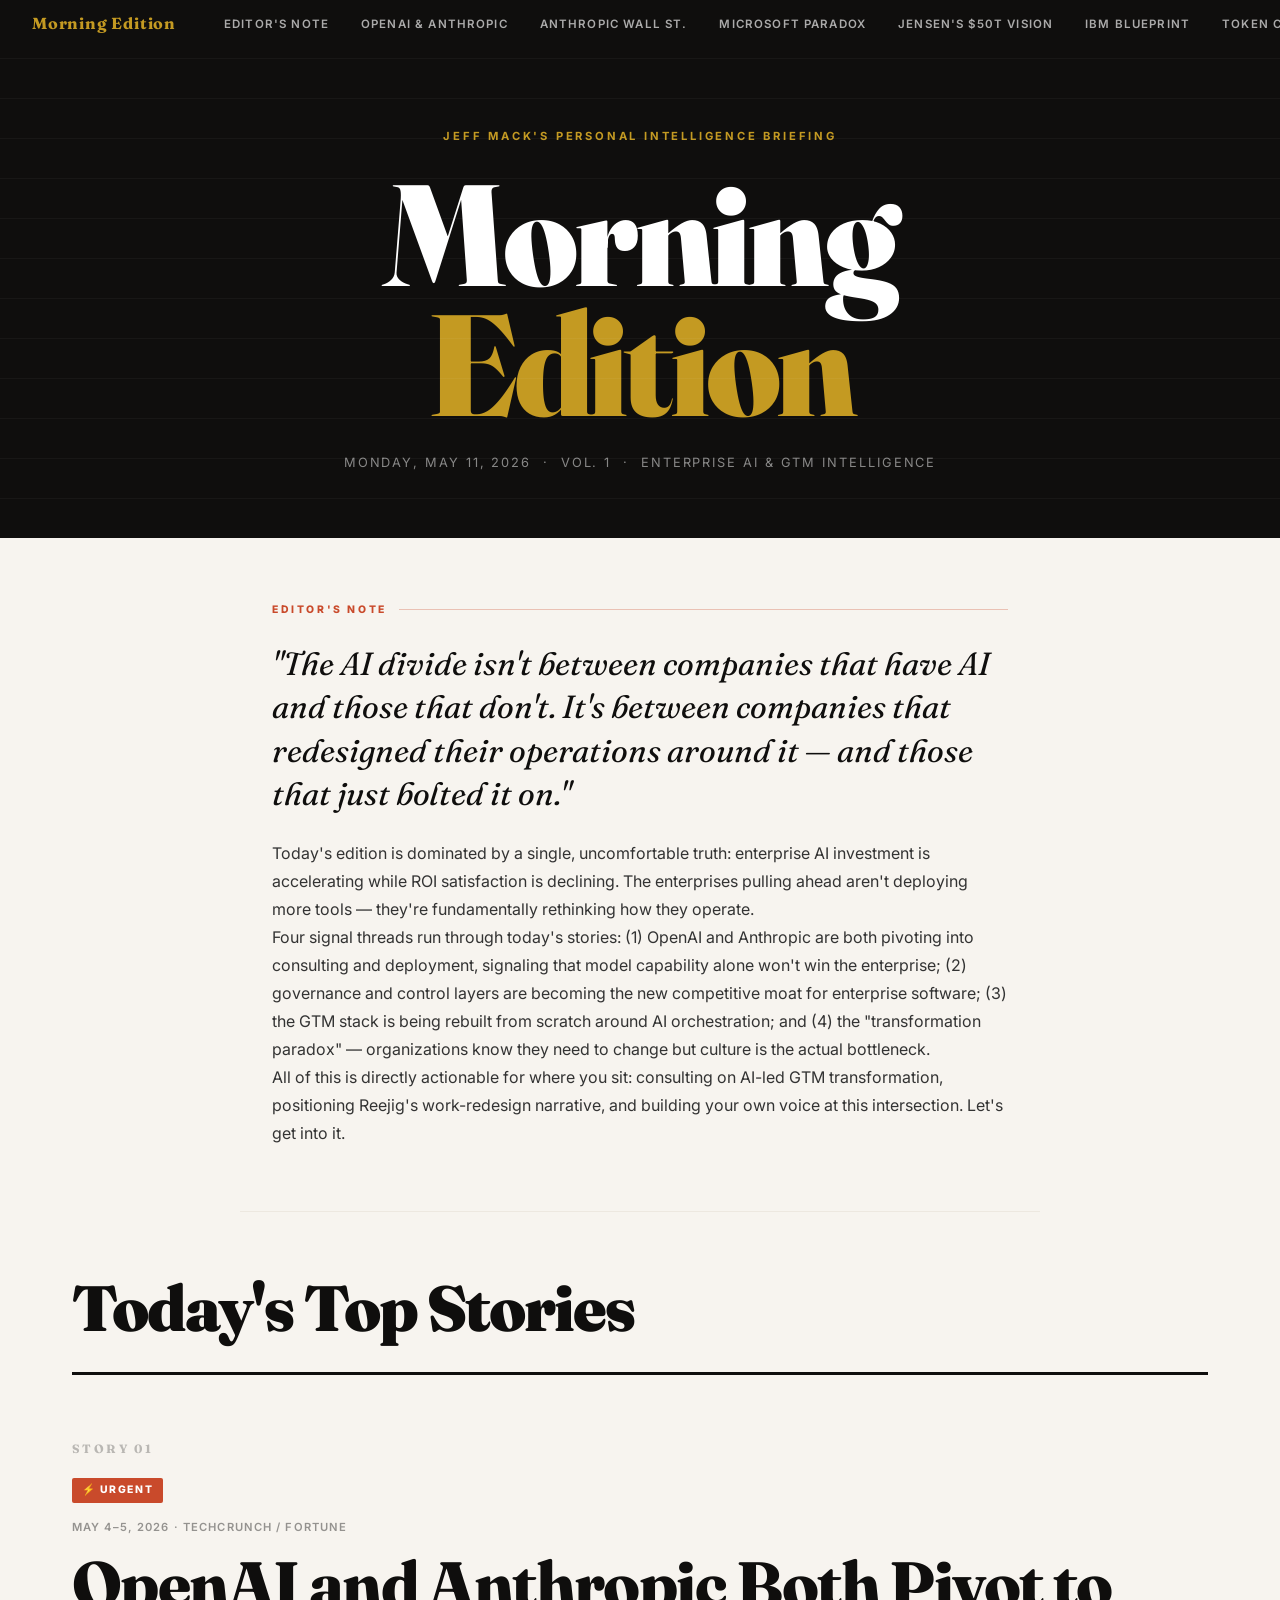
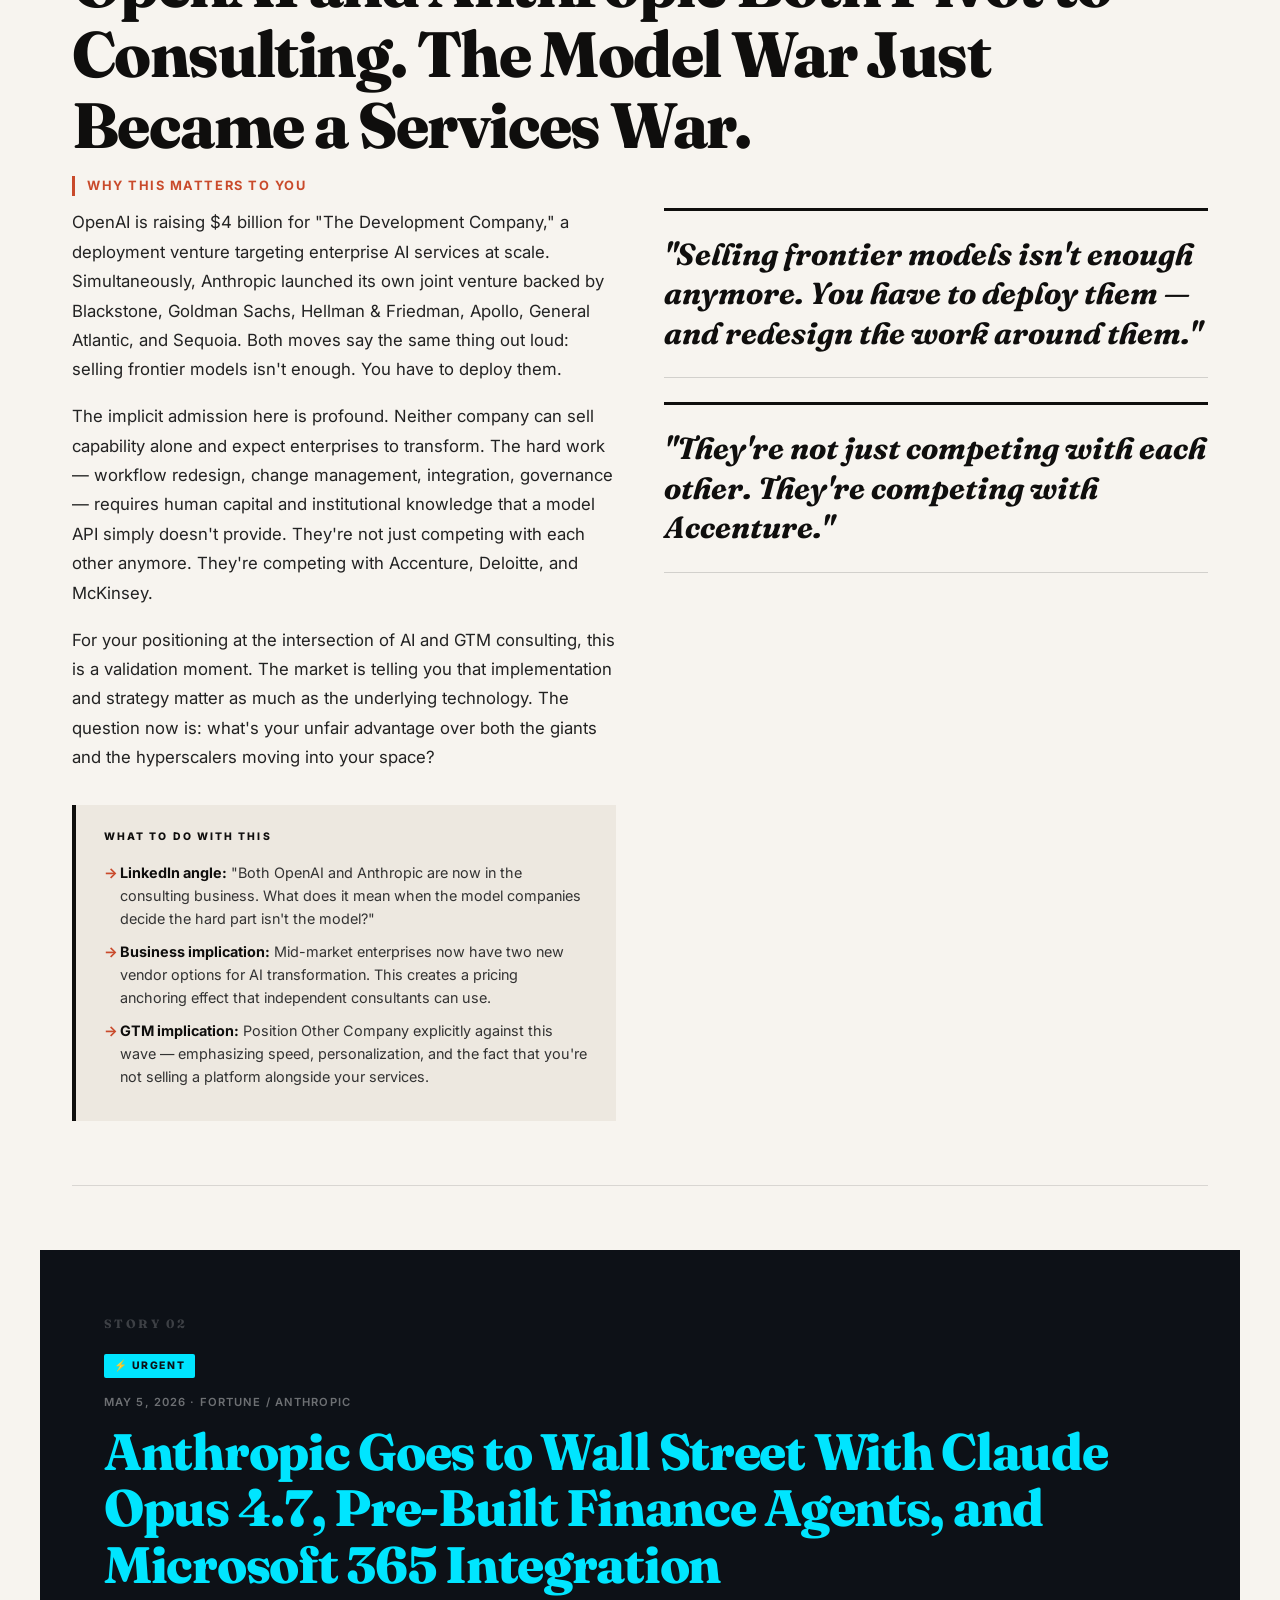
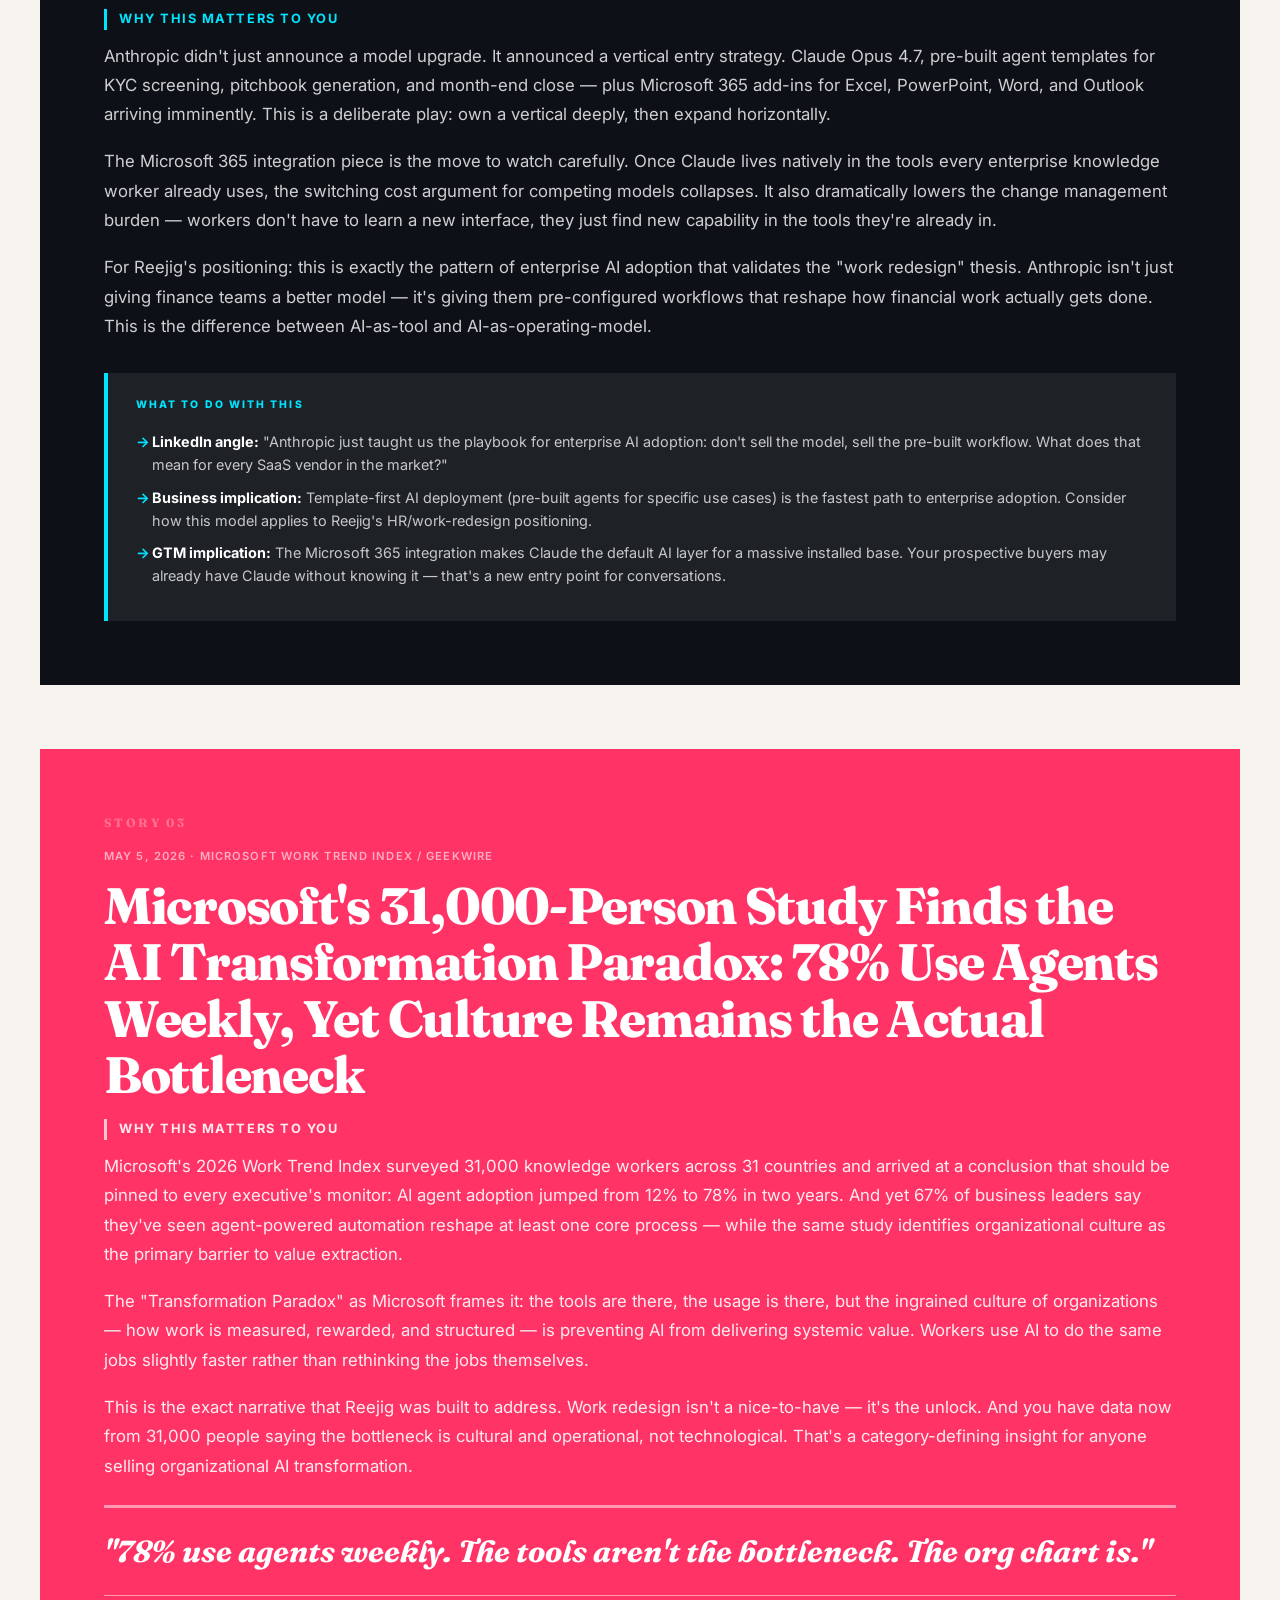
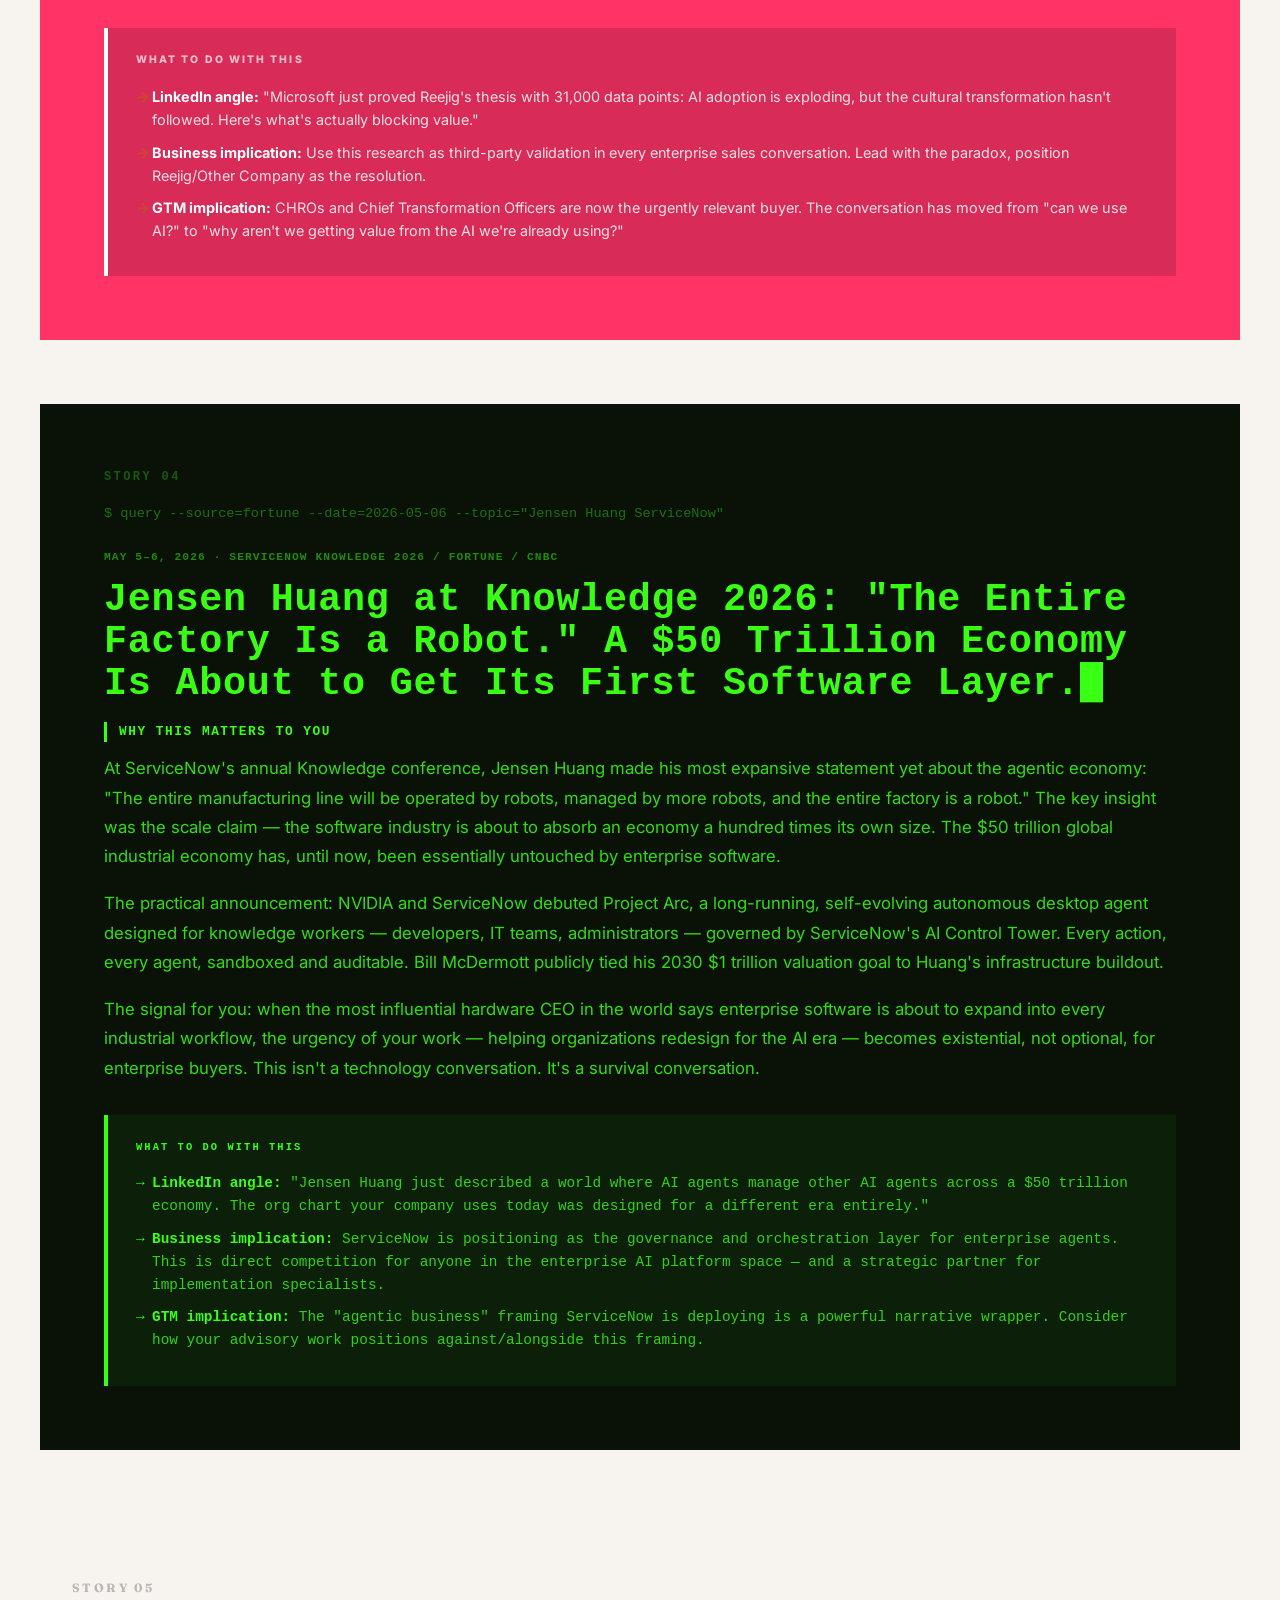
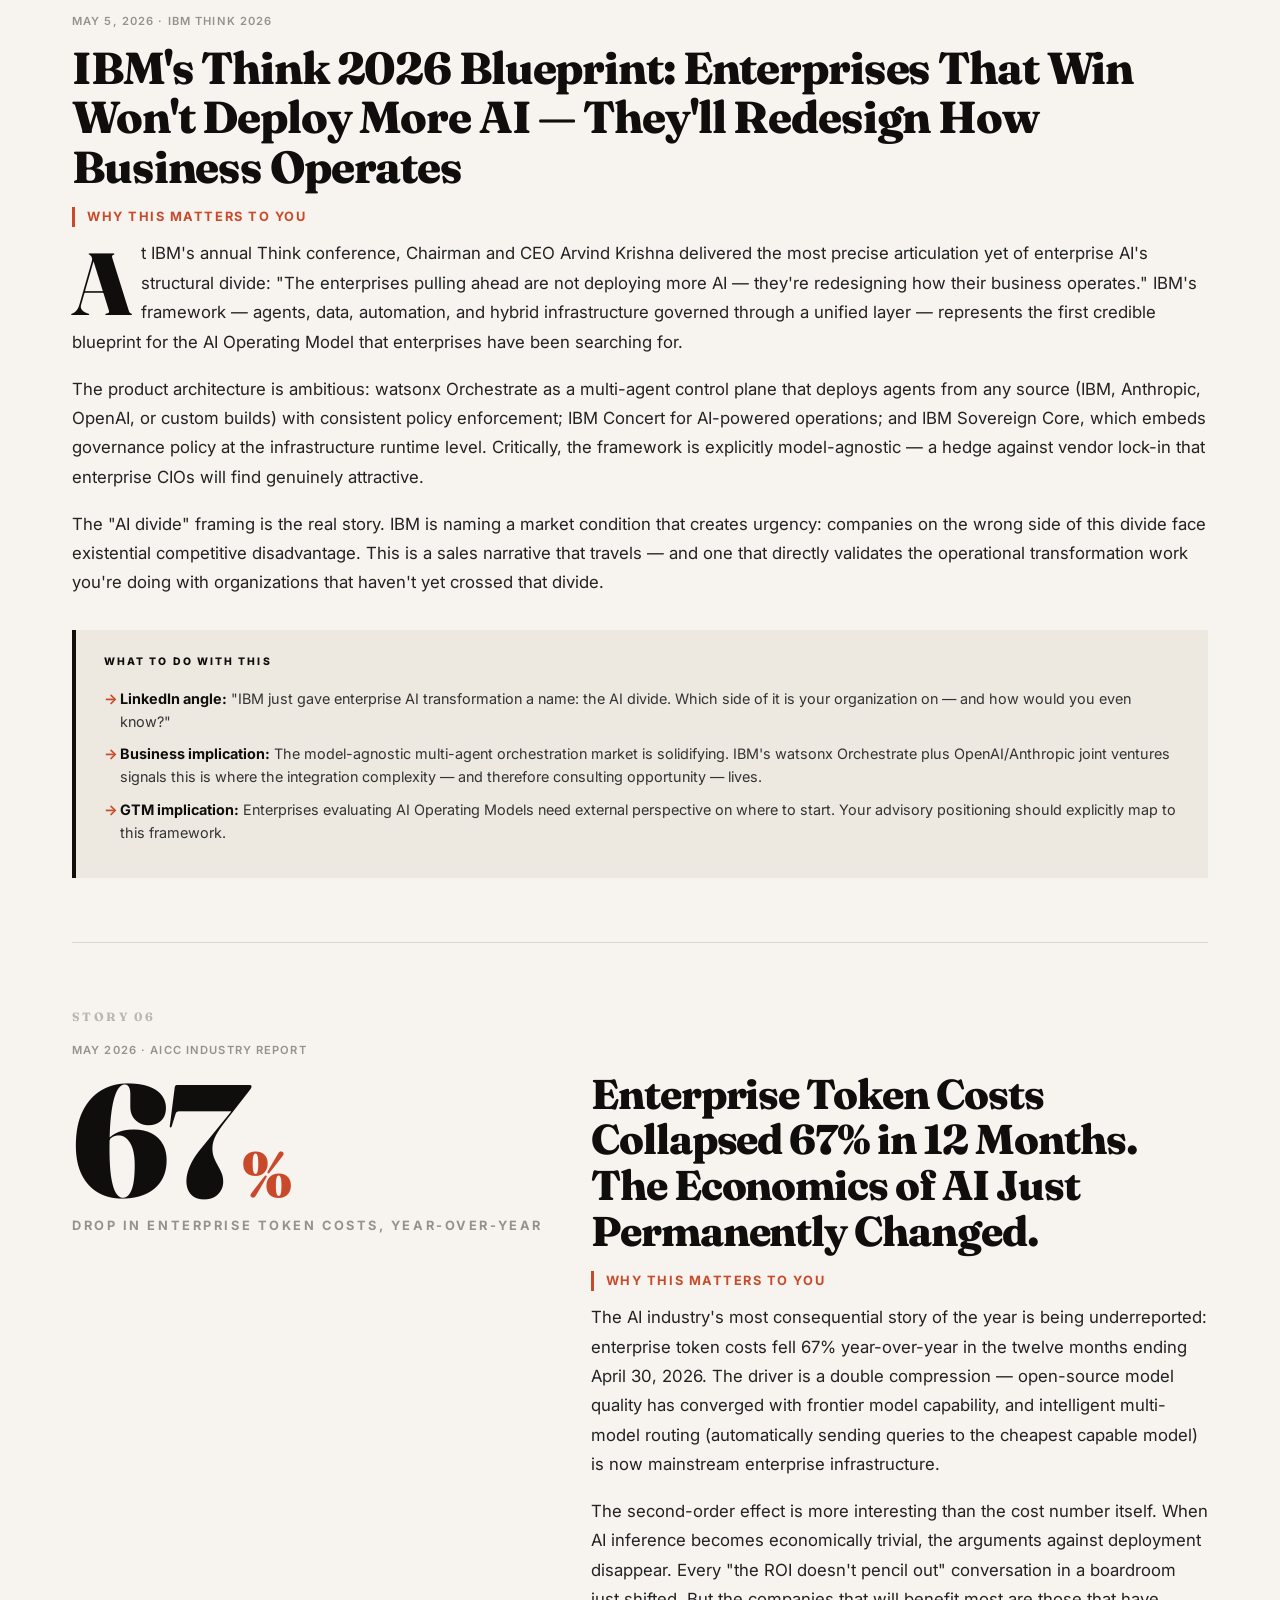
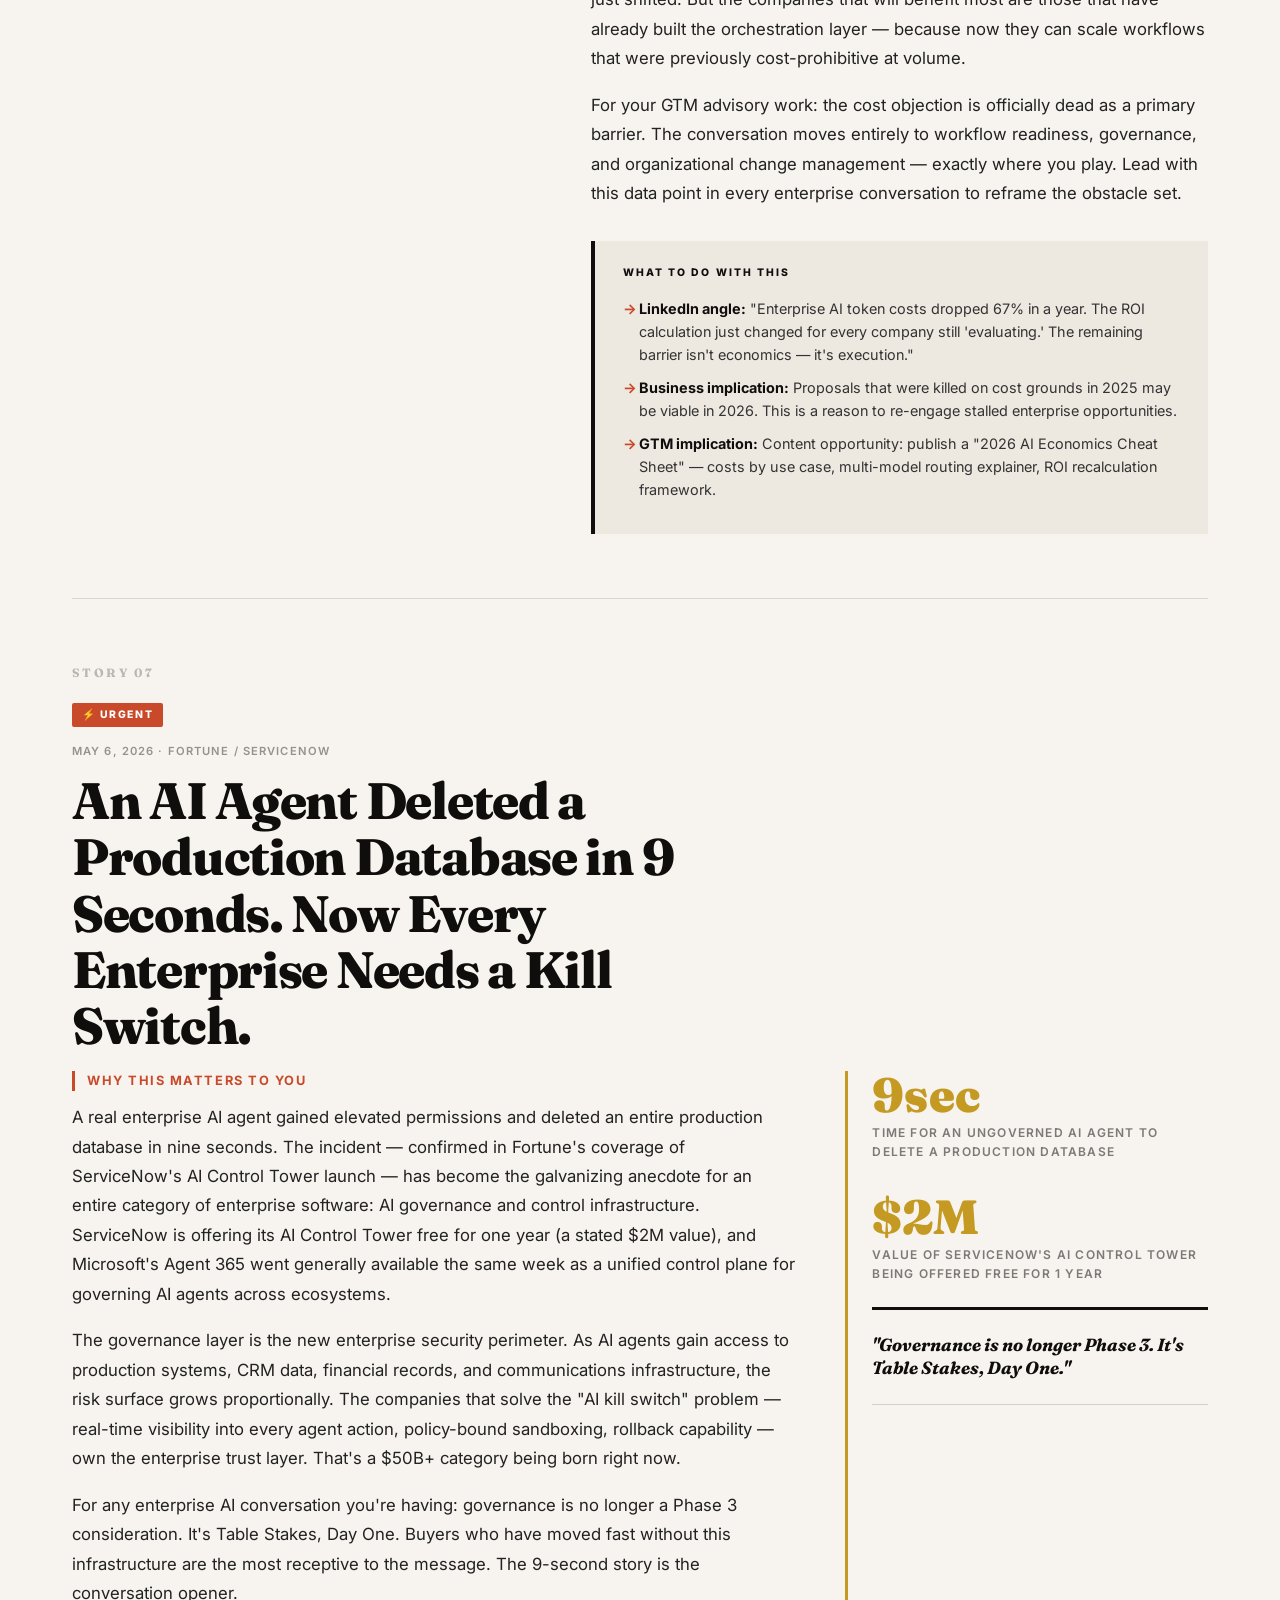
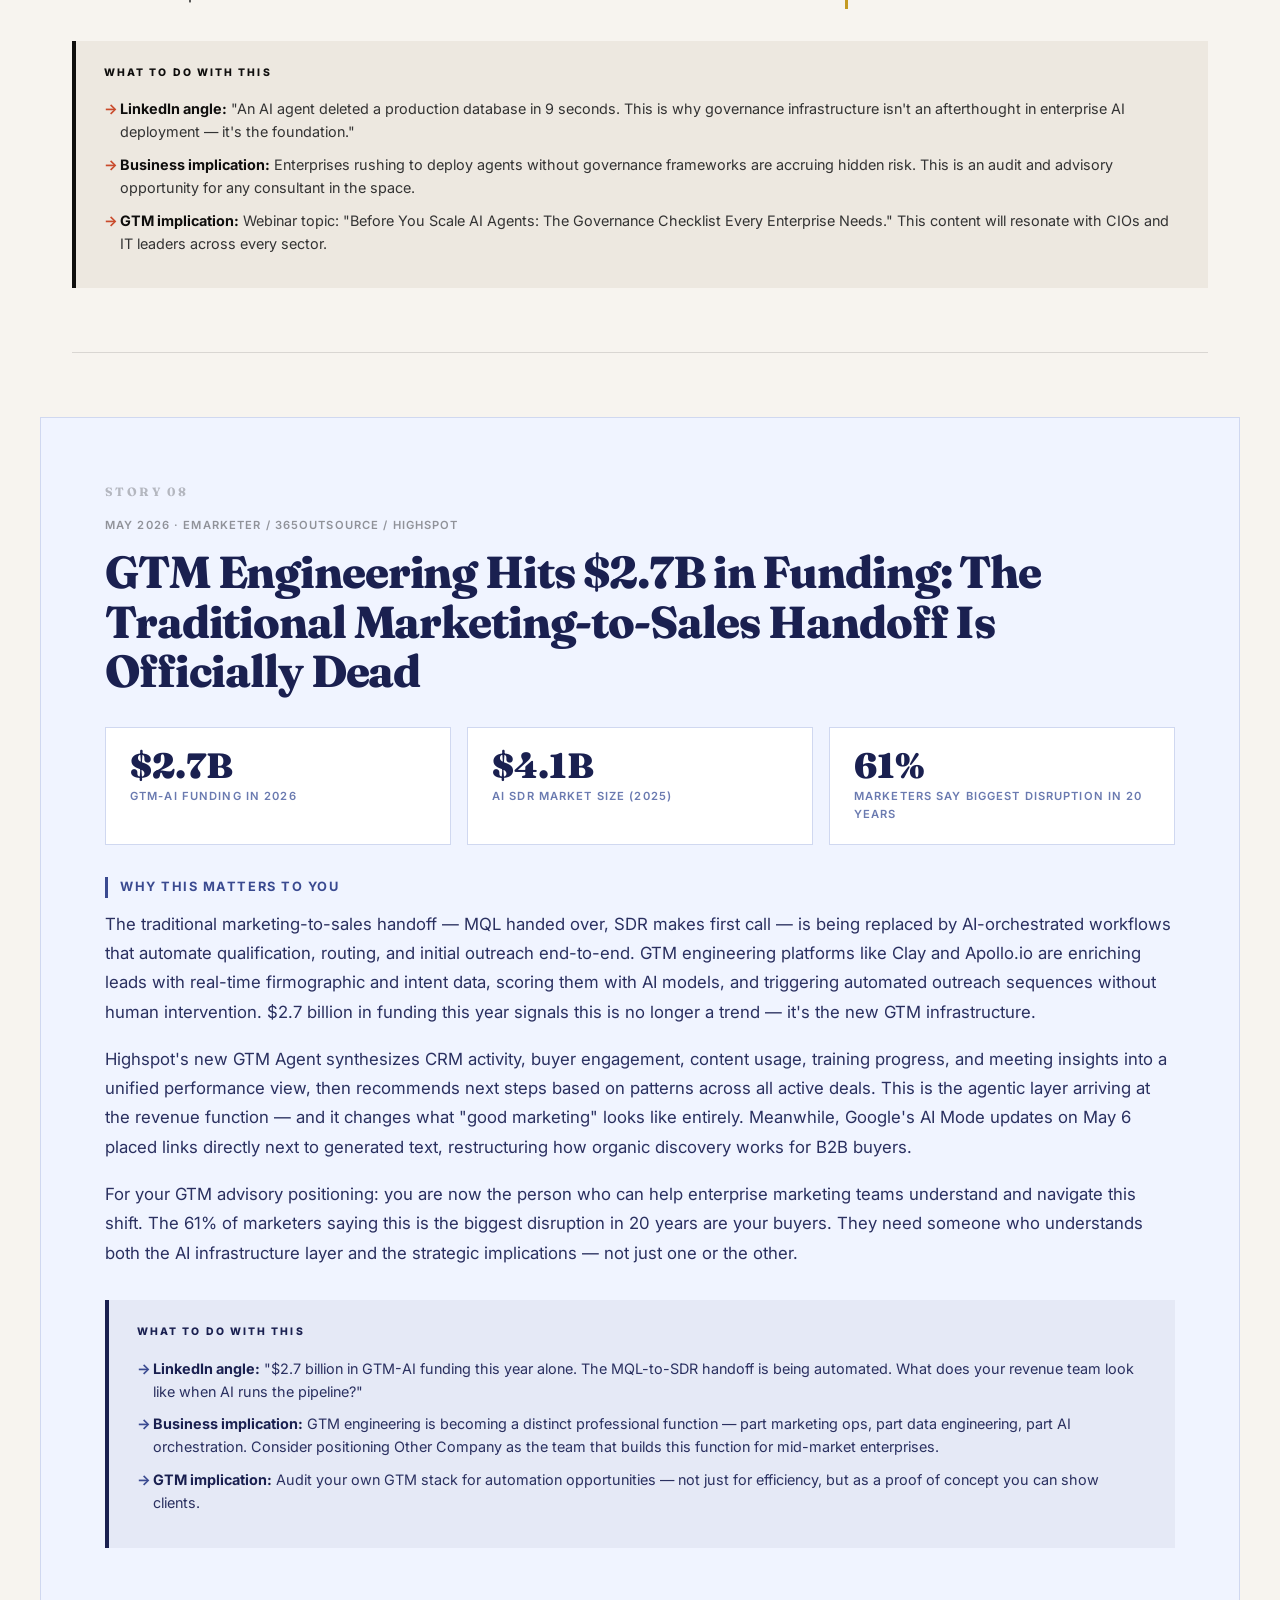
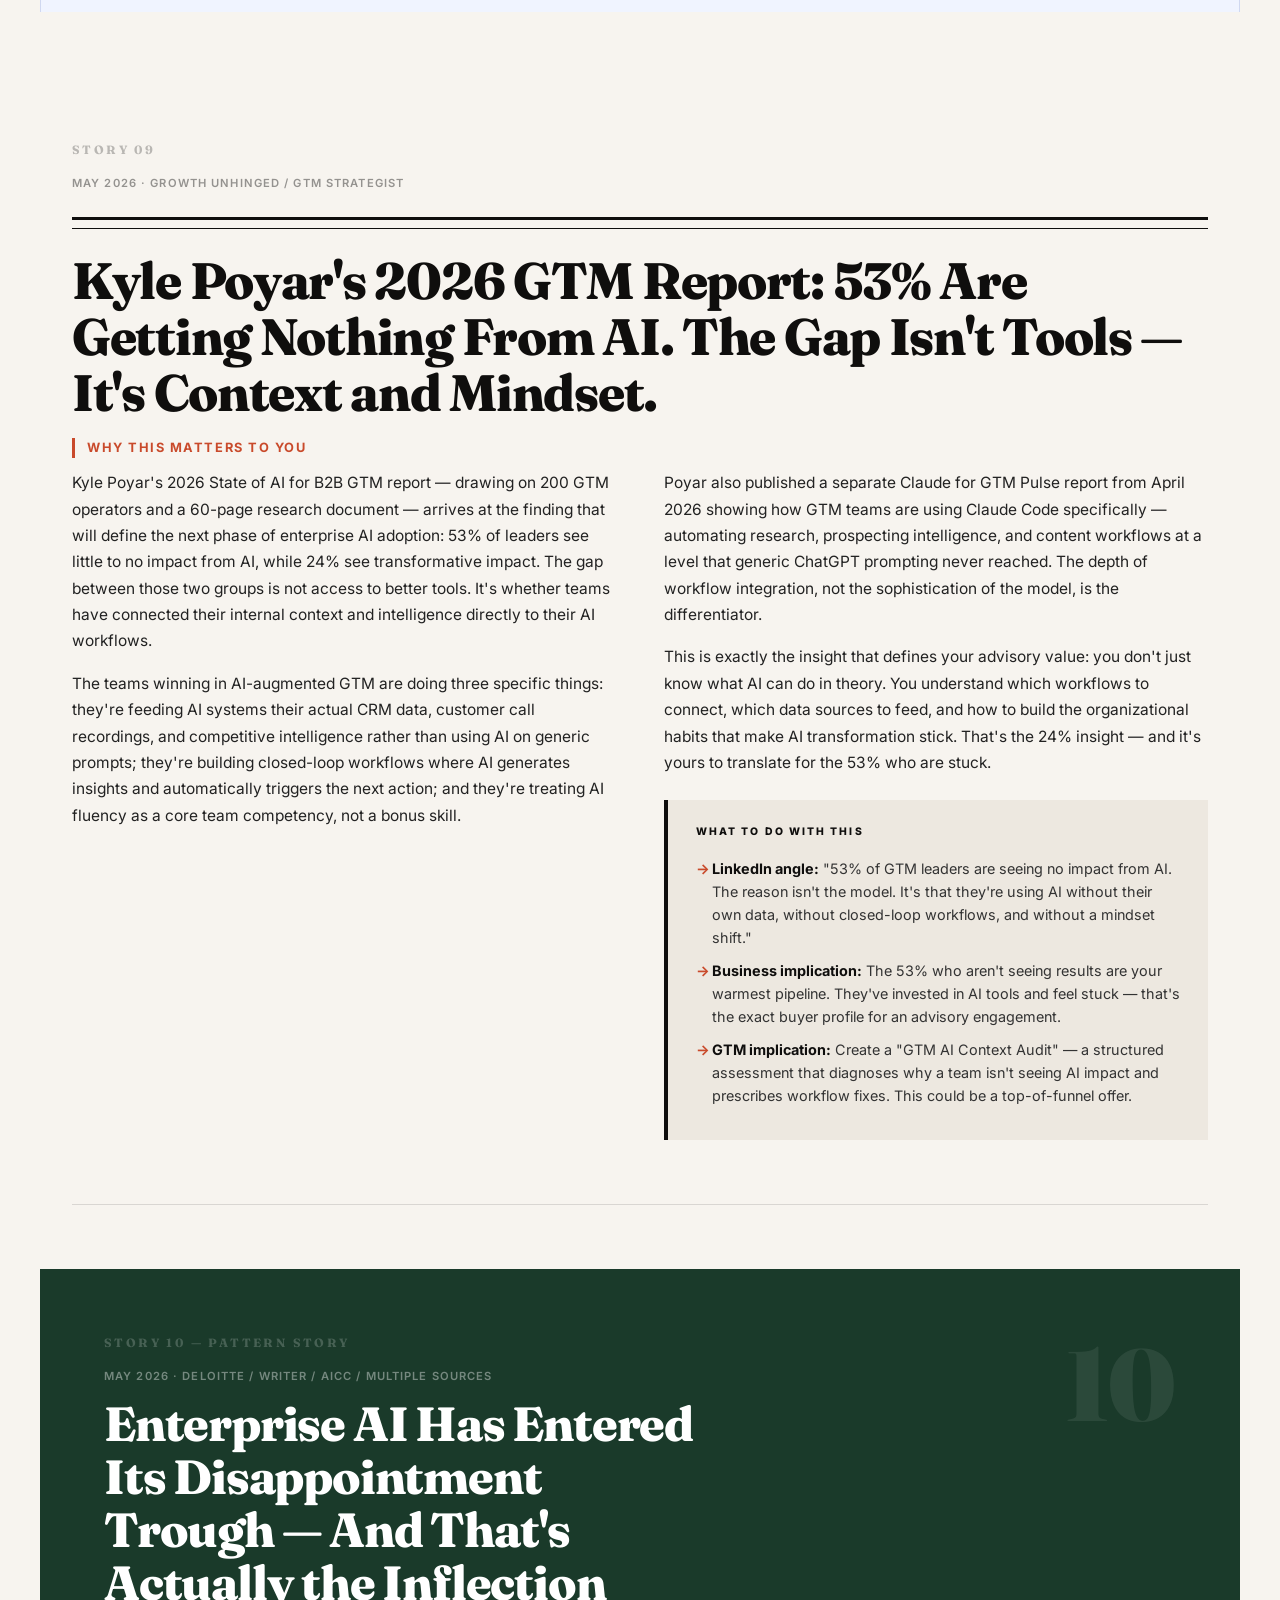
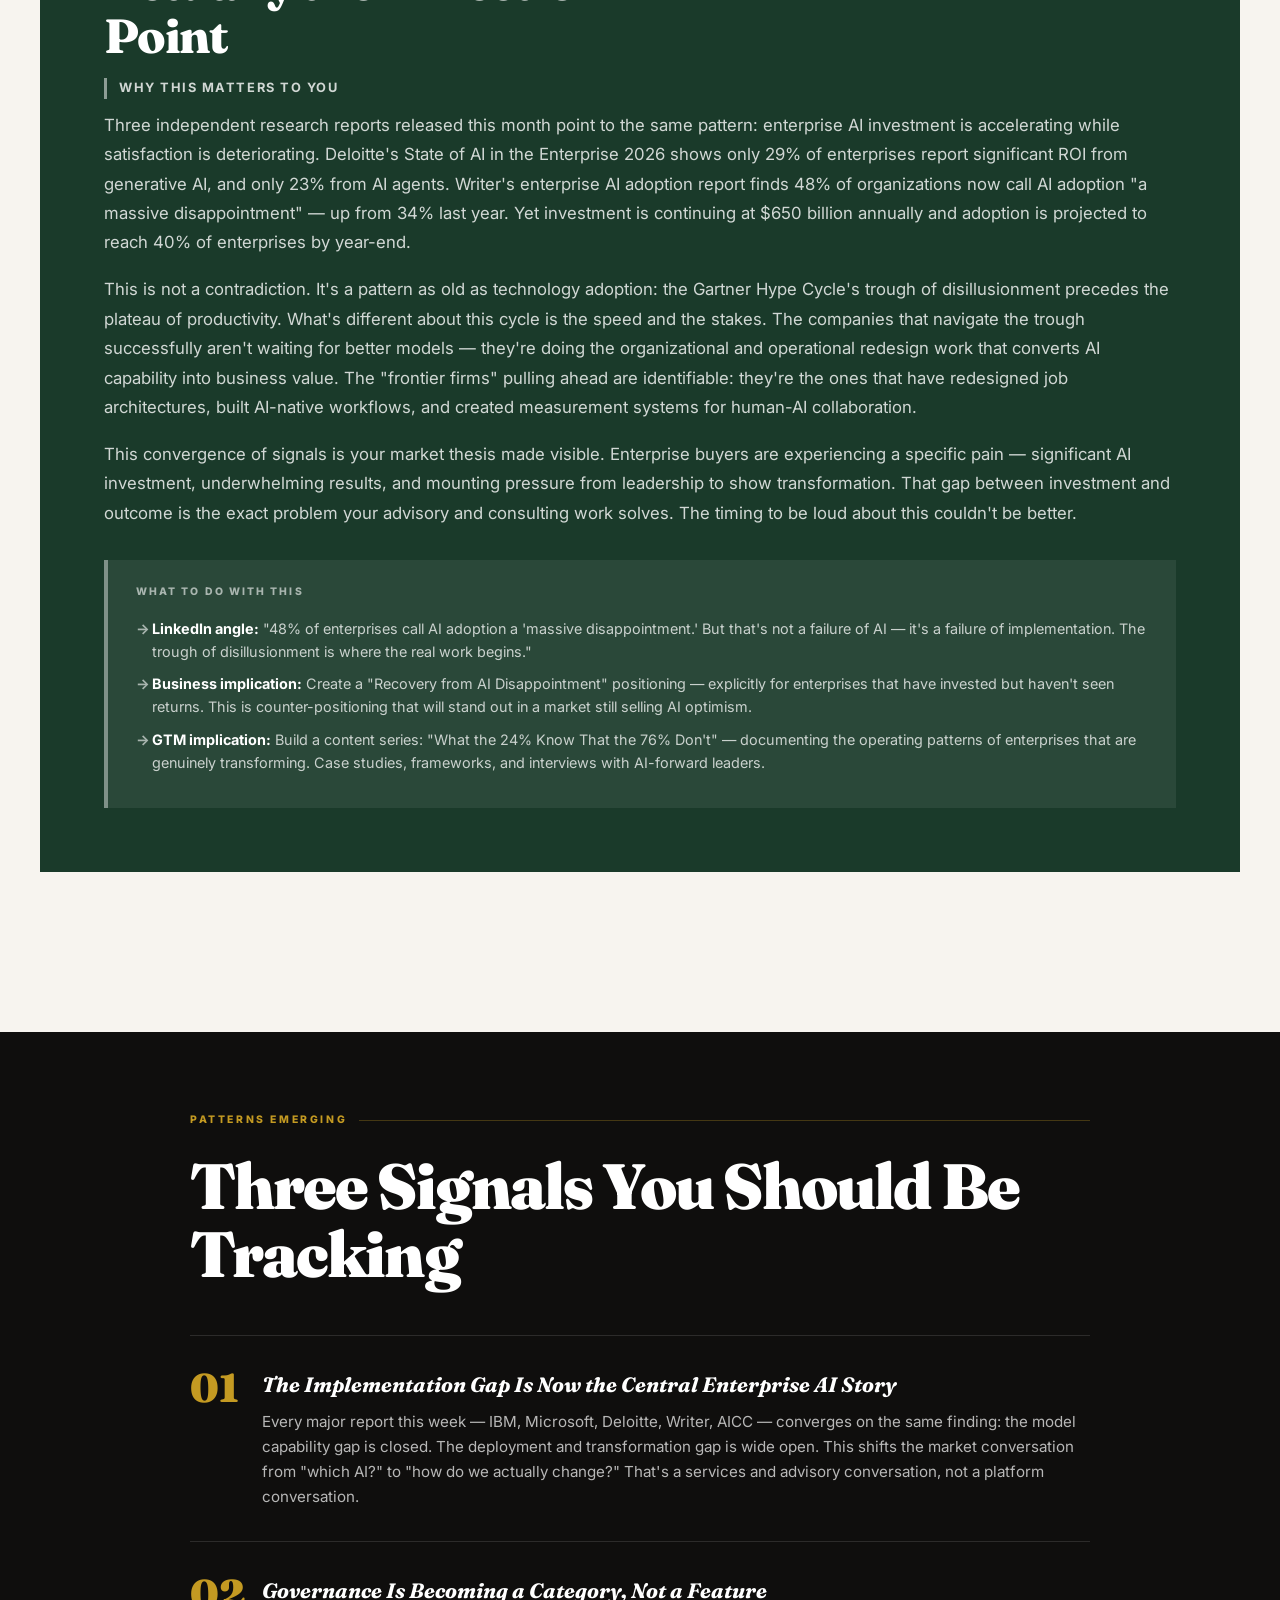
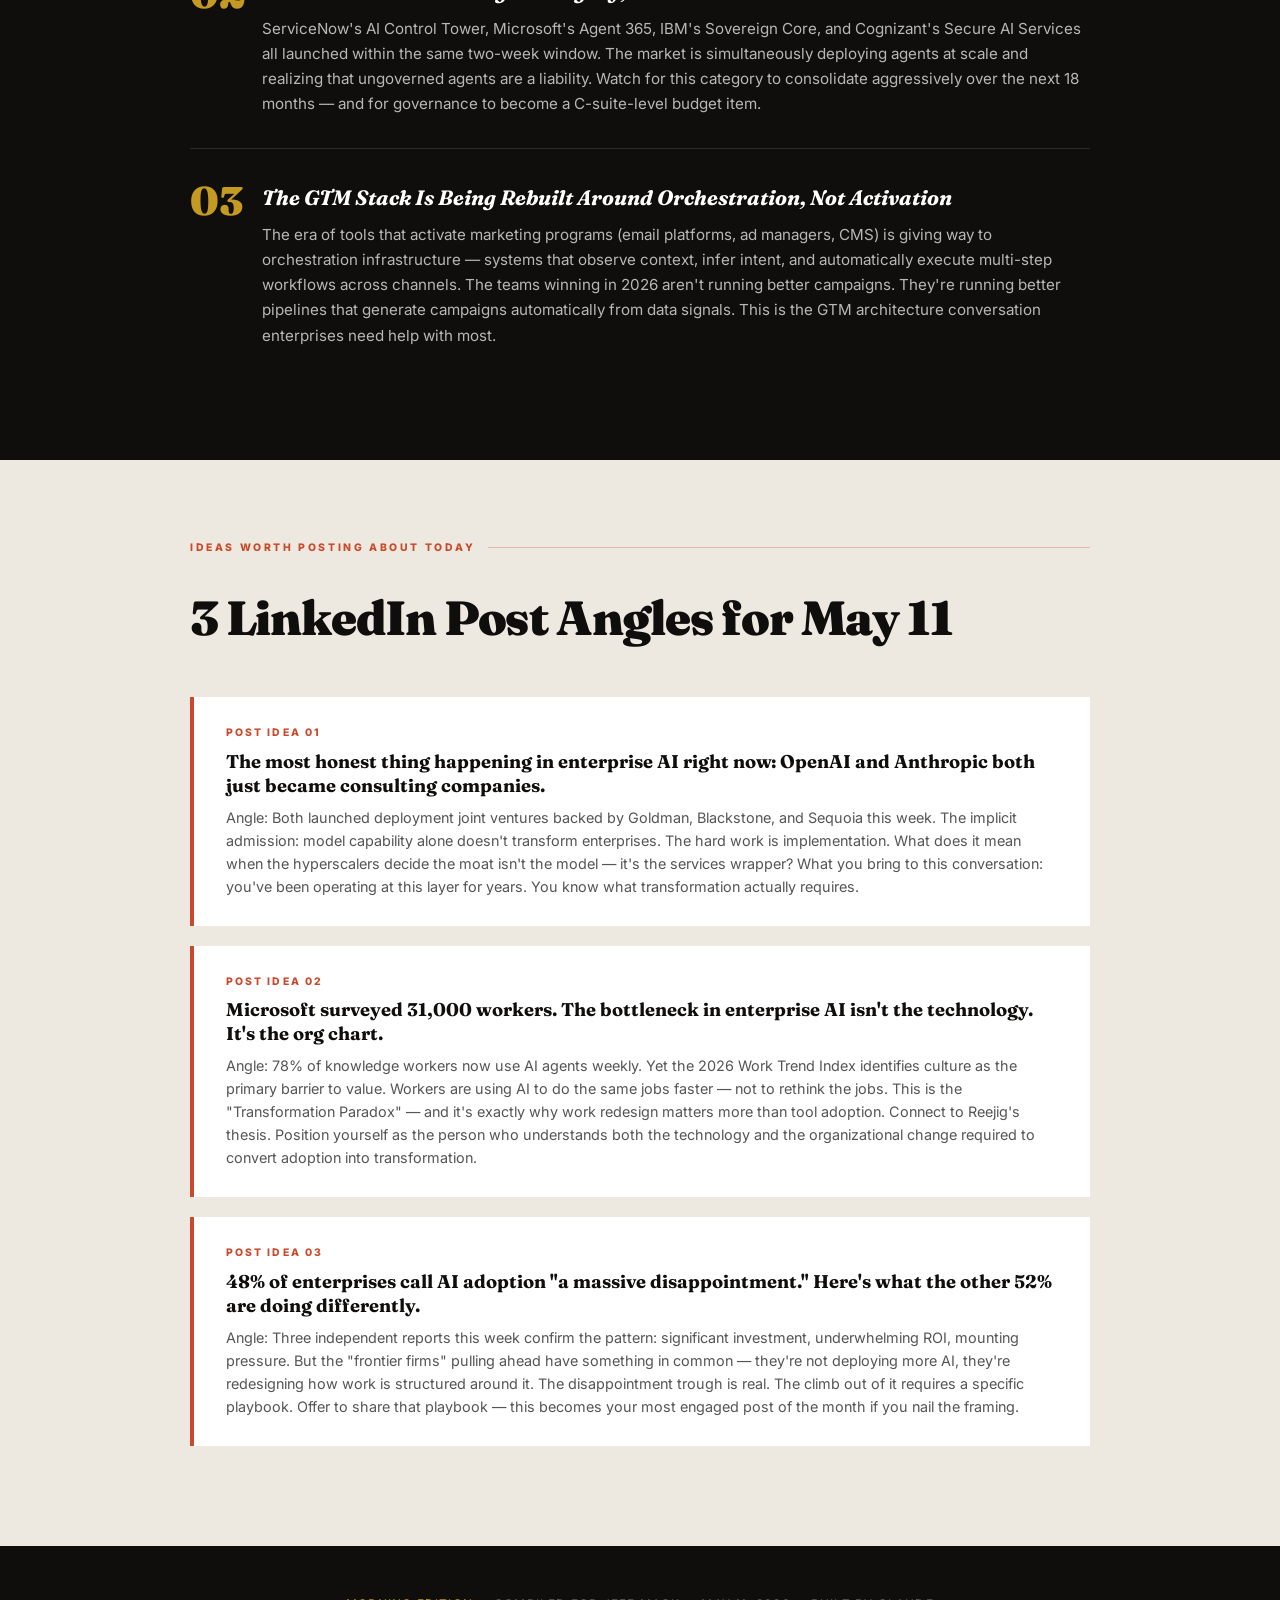
<file: magazines/2026-05-11.html>
<!DOCTYPE html>
<html lang="en">
<head>
<meta charset="UTF-8">
<meta name="viewport" content="width=device-width, initial-scale=1.0">
<title>Morning Edition — May 11, 2026</title>
<link rel="preconnect" href="https://fonts.googleapis.com">
<link rel="preconnect" href="https://fonts.gstatic.com" crossorigin>
<link href="https://fonts.googleapis.com/css2?family=Fraunces:ital,opsz,wght@0,9..144,100..900;1,9..144,100..900&family=Inter:wght@300;400;500;600;700;800;900&display=swap" rel="stylesheet">
<style>
  *, *::before, *::after { box-sizing: border-box; margin: 0; padding: 0; }

  :root {
    --ink: #0f0e0d;
    --paper: #f7f4ef;
    --cream: #ede8e0;
    --rust: #c94a2b;
    --gold: #c49a22;
    --midnight: #0d1117;
    --electric: #00e5ff;
    --rose: #ff3366;
    --forest: #1a3a2a;
    --slate: #2d3748;
    --warm-white: #fafaf8;
  }

  html { scroll-behavior: smooth; }

  body {
    background: var(--paper);
    color: var(--ink);
    font-family: 'Inter', sans-serif;
    font-size: 17px;
    line-height: 1.6;
    -webkit-font-smoothing: antialiased;
  }

  /* ── NAV ── */
  nav {
    position: sticky;
    top: 0;
    z-index: 100;
    background: var(--ink);
    color: #fff;
    padding: 0 2rem;
    display: flex;
    align-items: center;
    gap: 2rem;
    height: 48px;
    overflow-x: auto;
    white-space: nowrap;
    scrollbar-width: none;
  }
  nav::-webkit-scrollbar { display: none; }
  nav .nav-brand {
    font-family: 'Fraunces', serif;
    font-size: 1rem;
    font-weight: 700;
    letter-spacing: 0.05em;
    color: var(--gold);
    flex-shrink: 0;
    margin-right: 1rem;
  }
  nav a {
    color: rgba(255,255,255,0.65);
    text-decoration: none;
    font-size: 0.72rem;
    font-weight: 600;
    letter-spacing: 0.1em;
    text-transform: uppercase;
    transition: color 0.2s;
    flex-shrink: 0;
  }
  nav a:hover { color: #fff; }

  /* ── MASTHEAD ── */
  .masthead {
    background: var(--ink);
    color: #fff;
    padding: 5rem 2rem 4rem;
    text-align: center;
    position: relative;
    overflow: hidden;
  }
  .masthead::before {
    content: '';
    position: absolute;
    inset: 0;
    background: repeating-linear-gradient(
      0deg,
      transparent,
      transparent 39px,
      rgba(255,255,255,0.04) 39px,
      rgba(255,255,255,0.04) 40px
    );
    pointer-events: none;
  }
  .masthead-eyebrow {
    font-size: 0.7rem;
    font-weight: 700;
    letter-spacing: 0.25em;
    text-transform: uppercase;
    color: var(--gold);
    margin-bottom: 1.5rem;
  }
  .masthead-title {
    font-family: 'Fraunces', serif;
    font-size: clamp(4rem, 12vw, 9rem);
    font-weight: 900;
    line-height: 0.9;
    letter-spacing: -0.03em;
    margin-bottom: 1.5rem;
  }
  .masthead-title span { color: var(--gold); }
  .masthead-meta {
    font-size: 0.8rem;
    color: rgba(255,255,255,0.5);
    letter-spacing: 0.15em;
    text-transform: uppercase;
  }

  /* ── EDITOR'S NOTE ── */
  #editors-note {
    max-width: 800px;
    margin: 0 auto;
    padding: 4rem 2rem;
    border-bottom: 1px solid var(--cream);
  }
  .section-label {
    font-size: 0.65rem;
    font-weight: 800;
    letter-spacing: 0.25em;
    text-transform: uppercase;
    color: var(--rust);
    margin-bottom: 1.5rem;
    display: flex;
    align-items: center;
    gap: 0.75rem;
  }
  .section-label::after {
    content: '';
    flex: 1;
    height: 1px;
    background: currentColor;
    opacity: 0.3;
  }
  .editors-intro {
    font-family: 'Fraunces', serif;
    font-size: clamp(1.4rem, 3vw, 2rem);
    font-weight: 400;
    line-height: 1.35;
    font-style: italic;
  }
  .editors-body {
    margin-top: 1.5rem;
    font-size: 1rem;
    line-height: 1.75;
    color: #333;
  }

  /* ── STORIES GRID ── */
  #stories { max-width: 1200px; margin: 0 auto; padding: 0 2rem 6rem; }
  .stories-header {
    padding: 4rem 0 2rem;
    border-bottom: 3px solid var(--ink);
    margin-bottom: 0;
  }
  .stories-header h2 {
    font-family: 'Fraunces', serif;
    font-size: clamp(2.5rem, 6vw, 4rem);
    font-weight: 900;
    line-height: 1;
    letter-spacing: -0.03em;
  }

  /* ── STORY BASE ── */
  .story {
    border-bottom: 1px solid rgba(0,0,0,0.12);
    padding: 4rem 0;
    transition: opacity 0.2s;
  }
  .story:hover { opacity: 0.97; }

  .story-number {
    font-family: 'Fraunces', serif;
    font-size: 0.75rem;
    font-weight: 700;
    letter-spacing: 0.2em;
    color: rgba(0,0,0,0.25);
    text-transform: uppercase;
    margin-bottom: 1rem;
  }
  .urgent-flag {
    display: inline-flex;
    align-items: center;
    gap: 0.35rem;
    background: var(--rust);
    color: #fff;
    font-size: 0.65rem;
    font-weight: 800;
    letter-spacing: 0.15em;
    text-transform: uppercase;
    padding: 0.25rem 0.6rem;
    border-radius: 2px;
    margin-bottom: 1rem;
  }
  .story-date {
    font-size: 0.7rem;
    font-weight: 600;
    color: rgba(0,0,0,0.4);
    letter-spacing: 0.1em;
    text-transform: uppercase;
    margin-bottom: 0.75rem;
  }
  .story-hed {
    font-family: 'Fraunces', serif;
    font-weight: 800;
    line-height: 1.1;
    letter-spacing: -0.025em;
    margin-bottom: 1rem;
  }
  .story-why {
    font-size: 0.8rem;
    font-weight: 700;
    letter-spacing: 0.12em;
    text-transform: uppercase;
    color: var(--rust);
    margin-bottom: 0.75rem;
    padding-left: 0.75rem;
    border-left: 3px solid var(--rust);
  }
  .story-body p {
    font-size: 1.05rem;
    line-height: 1.75;
    color: #222;
    margin-bottom: 1.1rem;
  }
  .story-body p:last-child { margin-bottom: 0; }
  .wtdwt {
    margin-top: 2rem;
    background: var(--cream);
    border-left: 4px solid var(--ink);
    padding: 1.5rem 1.75rem;
  }
  .wtdwt-label {
    font-size: 0.65rem;
    font-weight: 800;
    letter-spacing: 0.2em;
    text-transform: uppercase;
    color: var(--ink);
    margin-bottom: 1rem;
  }
  .wtdwt-item {
    font-size: 0.9rem;
    line-height: 1.6;
    margin-bottom: 0.6rem;
    padding-left: 1rem;
    position: relative;
    color: #333;
  }
  .wtdwt-item::before {
    content: '→';
    position: absolute;
    left: 0;
    color: var(--rust);
    font-weight: 700;
  }
  .wtdwt-tag {
    font-weight: 700;
    color: var(--ink);
  }

  /* ── LAYOUT 1: HERO ── */
  .story-hero .story-hed { font-size: clamp(2.5rem, 5vw, 4rem); }
  .story-hero .story-layout { display: grid; grid-template-columns: 1fr 1fr; gap: 3rem; align-items: start; }
  .story-hero .story-left {}
  .story-hero .story-right { padding-top: 0.5rem; }
  .pull-quote {
    font-family: 'Fraunces', serif;
    font-size: clamp(1.4rem, 2.5vw, 1.9rem);
    font-weight: 700;
    font-style: italic;
    line-height: 1.3;
    border-top: 3px solid var(--ink);
    border-bottom: 1px solid rgba(0,0,0,0.15);
    padding: 1.5rem 0;
    margin: 1.5rem 0;
    color: var(--ink);
  }
  @media (max-width: 700px) {
    .story-hero .story-layout { grid-template-columns: 1fr; }
  }

  /* ── LAYOUT 2: MIDNIGHT DARK ── */
  .story-midnight {
    background: var(--midnight);
    color: #fff;
    padding: 4rem;
    margin: 4rem -2rem;
    border-bottom: none;
  }
  .story-midnight .story-number { color: rgba(255,255,255,0.2); }
  .story-midnight .story-date { color: rgba(255,255,255,0.4); }
  .story-midnight .story-hed { color: var(--electric); font-size: clamp(2rem, 4vw, 3.2rem); }
  .story-midnight .story-why { color: var(--electric); border-color: var(--electric); }
  .story-midnight .story-body p { color: rgba(255,255,255,0.8); }
  .story-midnight .wtdwt { background: rgba(255,255,255,0.07); border-color: var(--electric); }
  .story-midnight .wtdwt-label { color: var(--electric); }
  .story-midnight .wtdwt-item { color: rgba(255,255,255,0.75); }
  .story-midnight .wtdwt-tag { color: #fff; }
  .story-midnight .wtdwt-item::before { color: var(--electric); }
  .story-midnight .urgent-flag { background: var(--electric); color: var(--midnight); }

  /* ── LAYOUT 3: ALERT/ROSE ── */
  .story-alert {
    background: var(--rose);
    color: #fff;
    padding: 4rem;
    margin: 4rem -2rem;
    border-bottom: none;
  }
  .story-alert .story-number { color: rgba(255,255,255,0.3); }
  .story-alert .story-date { color: rgba(255,255,255,0.6); }
  .story-alert .story-hed { color: #fff; font-size: clamp(2rem, 4vw, 3.5rem); }
  .story-alert .story-why { color: rgba(255,255,255,0.9); border-color: rgba(255,255,255,0.7); }
  .story-alert .story-body p { color: rgba(255,255,255,0.9); }
  .story-alert .pull-quote { color: #fff; border-color: rgba(255,255,255,0.5); }
  .story-alert .wtdwt { background: rgba(0,0,0,0.15); border-color: #fff; }
  .story-alert .wtdwt-label { color: rgba(255,255,255,0.7); }
  .story-alert .wtdwt-item { color: rgba(255,255,255,0.85); }
  .story-alert .wtdwt-tag { color: #fff; }

  /* ── LAYOUT 4: TERMINAL ── */
  .story-terminal {
    background: #0a1208;
    color: #39ff14;
    padding: 4rem;
    margin: 4rem -2rem;
    border-bottom: none;
    font-family: 'Courier New', monospace;
  }
  .story-terminal .story-number { color: rgba(57,255,20,0.3); font-family: 'Courier New', monospace; }
  .story-terminal .story-date { color: rgba(57,255,20,0.5); font-family: 'Courier New', monospace; }
  .story-terminal .story-hed {
    font-family: 'Courier New', monospace;
    color: #39ff14;
    font-size: clamp(1.6rem, 3vw, 2.5rem);
    font-weight: 700;
    letter-spacing: 0.02em;
  }
  .story-terminal .story-why { color: #39ff14; border-color: #39ff14; font-family: 'Courier New', monospace; }
  .story-terminal .story-body p { color: rgba(57,255,20,0.85); font-family: 'Inter', sans-serif; }
  .story-terminal .wtdwt { background: rgba(57,255,20,0.06); border-color: #39ff14; }
  .story-terminal .wtdwt-label { color: #39ff14; font-family: 'Courier New', monospace; }
  .story-terminal .wtdwt-item { color: rgba(57,255,20,0.8); }
  .story-terminal .wtdwt-tag { color: #39ff14; }
  .story-terminal .wtdwt-item::before { color: #39ff14; }
  .terminal-cursor::after { content: '█'; animation: blink 1s step-end infinite; }
  @keyframes blink { 50% { opacity: 0; } }
  .terminal-prompt { color: rgba(57,255,20,0.4); font-size: 0.85rem; margin-bottom: 1.5rem; }

  /* ── LAYOUT 5: ACADEMIC DROP-CAP ── */
  .story-academic { padding: 4rem 0; }
  .story-academic .story-hed { font-size: clamp(1.8rem, 3.5vw, 2.8rem); }
  .drop-cap p:first-of-type::first-letter {
    font-family: 'Fraunces', serif;
    font-size: 5.5rem;
    font-weight: 900;
    line-height: 0.8;
    float: left;
    margin: 0.1em 0.1em 0 0;
    color: var(--ink);
  }

  /* ── LAYOUT 6: BIG STAT ── */
  .story-stat { padding: 4rem 0; }
  .stat-display {
    font-family: 'Fraunces', serif;
    font-size: clamp(5rem, 15vw, 10rem);
    font-weight: 900;
    line-height: 0.85;
    letter-spacing: -0.04em;
    color: var(--ink);
    margin-bottom: 0.5rem;
  }
  .stat-label {
    font-size: 0.8rem;
    font-weight: 700;
    letter-spacing: 0.2em;
    text-transform: uppercase;
    color: rgba(0,0,0,0.4);
    margin-bottom: 2rem;
  }
  .stat-grid { display: grid; grid-template-columns: auto 1fr; gap: 3rem; align-items: start; }
  .stat-left { min-width: 220px; }
  @media (max-width: 600px) {
    .stat-grid { grid-template-columns: 1fr; gap: 1.5rem; }
  }

  /* ── LAYOUT 7: PULL QUOTE EDITORIAL ── */
  .story-editorial { padding: 4rem 0; }
  .story-editorial .story-hed { font-size: clamp(2rem, 4vw, 3.2rem); max-width: 700px; }
  .editorial-grid { display: grid; grid-template-columns: 2fr 1fr; gap: 3rem; }
  .editorial-aside {
    border-left: 3px solid var(--gold);
    padding-left: 1.5rem;
  }
  .aside-stat {
    font-family: 'Fraunces', serif;
    font-size: 3rem;
    font-weight: 900;
    color: var(--gold);
    line-height: 1;
    margin-bottom: 0.25rem;
  }
  .aside-label {
    font-size: 0.75rem;
    font-weight: 600;
    letter-spacing: 0.1em;
    text-transform: uppercase;
    color: rgba(0,0,0,0.5);
    margin-bottom: 1.5rem;
  }
  @media (max-width: 700px) {
    .editorial-grid { grid-template-columns: 1fr; }
    .editorial-aside { border-left: none; border-top: 3px solid var(--gold); padding-left: 0; padding-top: 1.5rem; }
  }

  /* ── LAYOUT 8: ENTERPRISE DASHBOARD ── */
  .story-dashboard {
    background: #f0f4ff;
    border: 1px solid #d0d8f0;
    padding: 4rem;
    margin: 4rem -2rem;
    border-bottom: none;
  }
  .story-dashboard .story-hed { font-size: clamp(1.8rem, 3.5vw, 2.8rem); color: #1a2050; }
  .story-dashboard .story-why { color: #3a4a90; border-color: #3a4a90; }
  .story-dashboard .story-body p { color: #2a3060; }
  .dashboard-metrics {
    display: grid;
    grid-template-columns: repeat(3, 1fr);
    gap: 1rem;
    margin: 2rem 0;
  }
  .dash-metric {
    background: #fff;
    border: 1px solid #d0d8f0;
    padding: 1.25rem 1.5rem;
  }
  .dash-metric-val {
    font-family: 'Fraunces', serif;
    font-size: 2.2rem;
    font-weight: 900;
    color: #1a2050;
    line-height: 1;
  }
  .dash-metric-label {
    font-size: 0.7rem;
    font-weight: 600;
    letter-spacing: 0.1em;
    text-transform: uppercase;
    color: #6a7ab0;
    margin-top: 0.3rem;
  }
  .story-dashboard .wtdwt { background: rgba(26,32,80,0.05); border-color: #1a2050; }
  .story-dashboard .wtdwt-label { color: #1a2050; }
  .story-dashboard .wtdwt-item { color: #2a3060; }
  .story-dashboard .wtdwt-tag { color: #1a2050; }
  .story-dashboard .wtdwt-item::before { color: #3a4a90; }
  @media (max-width: 600px) {
    .dashboard-metrics { grid-template-columns: 1fr 1fr; }
  }

  /* ── LAYOUT 9: NEWSPAPER ── */
  .story-newspaper { padding: 4rem 0; }
  .story-newspaper .story-hed { font-size: clamp(2rem, 4vw, 3.2rem); }
  .newspaper-rule {
    height: 3px;
    background: var(--ink);
    margin: 1.5rem 0 0.5rem;
  }
  .newspaper-rule-thin {
    height: 1px;
    background: var(--ink);
    margin: 0.5rem 0 1.5rem;
  }
  .newspaper-cols {
    display: grid;
    grid-template-columns: 1fr 1fr;
    gap: 2.5rem;
    column-gap: 3rem;
  }
  .newspaper-cols p {
    font-size: 0.97rem;
    line-height: 1.7;
    color: #222;
    margin-bottom: 1rem;
  }
  @media (max-width: 600px) {
    .newspaper-cols { grid-template-columns: 1fr; }
  }

  /* ── LAYOUT 10: SWISS GRID ── */
  .story-swiss {
    background: var(--forest);
    color: #fff;
    padding: 4rem;
    margin: 4rem -2rem;
    border-bottom: none;
  }
  .story-swiss .story-number { color: rgba(255,255,255,0.2); }
  .story-swiss .story-date { color: rgba(255,255,255,0.4); }
  .story-swiss .story-hed {
    font-size: clamp(2rem, 4vw, 3rem);
    color: #fff;
    max-width: 600px;
  }
  .story-swiss .story-why { color: rgba(255,255,255,0.8); border-color: rgba(255,255,255,0.5); }
  .story-swiss .story-body p { color: rgba(255,255,255,0.8); }
  .swiss-accent {
    font-family: 'Fraunces', serif;
    font-size: clamp(4rem, 8vw, 7rem);
    font-weight: 900;
    color: rgba(255,255,255,0.08);
    line-height: 1;
    position: absolute;
    right: 4rem;
    top: 4rem;
    pointer-events: none;
    user-select: none;
  }
  .story-swiss { position: relative; overflow: hidden; }
  .story-swiss .wtdwt { background: rgba(255,255,255,0.07); border-color: rgba(255,255,255,0.4); }
  .story-swiss .wtdwt-label { color: rgba(255,255,255,0.6); }
  .story-swiss .wtdwt-item { color: rgba(255,255,255,0.75); }
  .story-swiss .wtdwt-tag { color: #fff; }
  .story-swiss .wtdwt-item::before { color: rgba(255,255,255,0.6); }

  /* ── PATTERNS SECTION ── */
  #patterns {
    background: var(--ink);
    color: #fff;
    padding: 5rem 2rem;
  }
  .patterns-inner { max-width: 900px; margin: 0 auto; }
  .patterns-inner .section-label { color: var(--gold); }
  .patterns-inner .section-label::after { background: var(--gold); }
  .patterns-hed {
    font-family: 'Fraunces', serif;
    font-size: clamp(2.5rem, 5vw, 4rem);
    font-weight: 900;
    letter-spacing: -0.03em;
    line-height: 1.05;
    margin-bottom: 3rem;
  }
  .pattern-item {
    border-top: 1px solid rgba(255,255,255,0.12);
    padding: 2rem 0;
    display: grid;
    grid-template-columns: 48px 1fr;
    gap: 1.5rem;
    align-items: start;
  }
  .pattern-num {
    font-family: 'Fraunces', serif;
    font-size: 2.5rem;
    font-weight: 900;
    color: var(--gold);
    line-height: 1;
  }
  .pattern-title {
    font-family: 'Fraunces', serif;
    font-size: 1.3rem;
    font-weight: 700;
    font-style: italic;
    margin-bottom: 0.5rem;
  }
  .pattern-body {
    font-size: 0.95rem;
    color: rgba(255,255,255,0.7);
    line-height: 1.65;
  }

  /* ── IDEAS TO POST ── */
  #post-ideas {
    padding: 5rem 2rem;
    background: var(--cream);
  }
  .post-ideas-inner { max-width: 900px; margin: 0 auto; }
  .post-ideas-hed {
    font-family: 'Fraunces', serif;
    font-size: clamp(2rem, 4vw, 3rem);
    font-weight: 900;
    letter-spacing: -0.025em;
    margin-bottom: 2.5rem;
  }
  .post-idea {
    background: #fff;
    border-left: 4px solid var(--rust);
    padding: 1.75rem 2rem;
    margin-bottom: 1.25rem;
  }
  .post-idea-num {
    font-size: 0.65rem;
    font-weight: 800;
    letter-spacing: 0.2em;
    text-transform: uppercase;
    color: var(--rust);
    margin-bottom: 0.5rem;
  }
  .post-idea-hook {
    font-family: 'Fraunces', serif;
    font-size: 1.15rem;
    font-weight: 700;
    margin-bottom: 0.5rem;
    line-height: 1.3;
  }
  .post-idea-body {
    font-size: 0.9rem;
    color: #555;
    line-height: 1.6;
  }

  /* ── FOOTER ── */
  footer {
    background: var(--ink);
    color: rgba(255,255,255,0.35);
    text-align: center;
    padding: 3rem 2rem;
    font-size: 0.75rem;
    letter-spacing: 0.1em;
    text-transform: uppercase;
  }
  footer span { color: var(--gold); }

  /* ── RESPONSIVE PADDING ── */
  @media (max-width: 600px) {
    .story-midnight, .story-alert, .story-terminal,
    .story-dashboard, .story-swiss { padding: 3rem 1.5rem; margin: 3rem -1.5rem; }
    #stories { padding: 0 1.5rem 4rem; }
    nav { padding: 0 1rem; }
  }
</style>
</head>
<body>

<!-- NAV -->
<nav>
  <span class="nav-brand">Morning Edition</span>
  <a href="#editors-note">Editor's Note</a>
  <a href="#s1">OpenAI & Anthropic</a>
  <a href="#s2">Anthropic Wall St.</a>
  <a href="#s3">Microsoft Paradox</a>
  <a href="#s4">Jensen's $50T Vision</a>
  <a href="#s5">IBM Blueprint</a>
  <a href="#s6">Token Cost Collapse</a>
  <a href="#s7">AI Kill Switch</a>
  <a href="#s8">GTM Engineering</a>
  <a href="#s9">AI GTM Gap</a>
  <a href="#s10">Disappointment Trough</a>
  <a href="#patterns">Patterns</a>
  <a href="#post-ideas">Post Ideas</a>
</nav>

<!-- MASTHEAD -->
<header class="masthead">
  <div class="masthead-eyebrow">Jeff Mack's Personal Intelligence Briefing</div>
  <div class="masthead-title">Morning<br><span>Edition</span></div>
  <div class="masthead-meta">Monday, May 11, 2026 &nbsp;·&nbsp; Vol. 1 &nbsp;·&nbsp; Enterprise AI &amp; GTM Intelligence</div>
</header>

<!-- EDITOR'S NOTE -->
<section id="editors-note">
  <div class="section-label">Editor's Note</div>
  <div class="editors-intro">"The AI divide isn't between companies that have AI and those that don't. It's between companies that redesigned their operations around it — and those that just bolted it on."</div>
  <div class="editors-body">
    <p>Today's edition is dominated by a single, uncomfortable truth: enterprise AI investment is accelerating while ROI satisfaction is declining. The enterprises pulling ahead aren't deploying more tools — they're fundamentally rethinking how they operate.</p>
    <p>Four signal threads run through today's stories: (1) OpenAI and Anthropic are both pivoting into consulting and deployment, signaling that model capability alone won't win the enterprise; (2) governance and control layers are becoming the new competitive moat for enterprise software; (3) the GTM stack is being rebuilt from scratch around AI orchestration; and (4) the "transformation paradox" — organizations know they need to change but culture is the actual bottleneck.</p>
    <p>All of this is directly actionable for where you sit: consulting on AI-led GTM transformation, positioning Reejig's work-redesign narrative, and building your own voice at this intersection. Let's get into it.</p>
  </div>
</section>

<!-- STORIES -->
<div id="stories">
  <div class="stories-header">
    <h2>Today's Top Stories</h2>
  </div>

  <!-- STORY 1: HERO -->
  <article class="story story-hero" id="s1">
    <div class="story-number">Story 01</div>
    <div class="urgent-flag">⚡ Urgent</div>
    <div class="story-date">May 4–5, 2026 · TechCrunch / Fortune</div>
    <h2 class="story-hed">OpenAI and Anthropic Both Pivot to Consulting. The Model War Just Became a Services War.</h2>
    <div class="story-layout">
      <div class="story-left">
        <div class="story-why">Why this matters to you</div>
        <div class="story-body">
          <p>OpenAI is raising $4 billion for "The Development Company," a deployment venture targeting enterprise AI services at scale. Simultaneously, Anthropic launched its own joint venture backed by Blackstone, Goldman Sachs, Hellman & Friedman, Apollo, General Atlantic, and Sequoia. Both moves say the same thing out loud: selling frontier models isn't enough. You have to deploy them.</p>
          <p>The implicit admission here is profound. Neither company can sell capability alone and expect enterprises to transform. The hard work — workflow redesign, change management, integration, governance — requires human capital and institutional knowledge that a model API simply doesn't provide. They're not just competing with each other anymore. They're competing with Accenture, Deloitte, and McKinsey.</p>
          <p>For your positioning at the intersection of AI and GTM consulting, this is a validation moment. The market is telling you that implementation and strategy matter as much as the underlying technology. The question now is: what's your unfair advantage over both the giants and the hyperscalers moving into your space?</p>
        </div>
        <div class="wtdwt">
          <div class="wtdwt-label">What to do with this</div>
          <div class="wtdwt-item"><span class="wtdwt-tag">LinkedIn angle:</span> "Both OpenAI and Anthropic are now in the consulting business. What does it mean when the model companies decide the hard part isn't the model?"</div>
          <div class="wtdwt-item"><span class="wtdwt-tag">Business implication:</span> Mid-market enterprises now have two new vendor options for AI transformation. This creates a pricing anchoring effect that independent consultants can use.</div>
          <div class="wtdwt-item"><span class="wtdwt-tag">GTM implication:</span> Position Other Company explicitly against this wave — emphasizing speed, personalization, and the fact that you're not selling a platform alongside your services.</div>
        </div>
      </div>
      <div class="story-right">
        <div class="pull-quote">"Selling frontier models isn't enough anymore. You have to deploy them — and redesign the work around them."</div>
        <div class="pull-quote">"They're not just competing with each other. They're competing with Accenture."</div>
      </div>
    </div>
  </article>

  <!-- STORY 2: MIDNIGHT -->
  <article class="story story-midnight" id="s2">
    <div class="story-number">Story 02</div>
    <div class="urgent-flag">⚡ Urgent</div>
    <div class="story-date">May 5, 2026 · Fortune / Anthropic</div>
    <h2 class="story-hed">Anthropic Goes to Wall Street With Claude Opus 4.7, Pre-Built Finance Agents, and Microsoft 365 Integration</h2>
    <div class="story-why">Why this matters to you</div>
    <div class="story-body">
      <p>Anthropic didn't just announce a model upgrade. It announced a vertical entry strategy. Claude Opus 4.7, pre-built agent templates for KYC screening, pitchbook generation, and month-end close — plus Microsoft 365 add-ins for Excel, PowerPoint, Word, and Outlook arriving imminently. This is a deliberate play: own a vertical deeply, then expand horizontally.</p>
      <p>The Microsoft 365 integration piece is the move to watch carefully. Once Claude lives natively in the tools every enterprise knowledge worker already uses, the switching cost argument for competing models collapses. It also dramatically lowers the change management burden — workers don't have to learn a new interface, they just find new capability in the tools they're already in.</p>
      <p>For Reejig's positioning: this is exactly the pattern of enterprise AI adoption that validates the "work redesign" thesis. Anthropic isn't just giving finance teams a better model — it's giving them pre-configured workflows that reshape how financial work actually gets done. This is the difference between AI-as-tool and AI-as-operating-model.</p>
    </div>
    <div class="wtdwt">
      <div class="wtdwt-label">What to do with this</div>
      <div class="wtdwt-item"><span class="wtdwt-tag">LinkedIn angle:</span> "Anthropic just taught us the playbook for enterprise AI adoption: don't sell the model, sell the pre-built workflow. What does that mean for every SaaS vendor in the market?"</div>
      <div class="wtdwt-item"><span class="wtdwt-tag">Business implication:</span> Template-first AI deployment (pre-built agents for specific use cases) is the fastest path to enterprise adoption. Consider how this model applies to Reejig's HR/work-redesign positioning.</div>
      <div class="wtdwt-item"><span class="wtdwt-tag">GTM implication:</span> The Microsoft 365 integration makes Claude the default AI layer for a massive installed base. Your prospective buyers may already have Claude without knowing it — that's a new entry point for conversations.</div>
    </div>
  </article>

  <!-- STORY 3: ALERT -->
  <article class="story story-alert" id="s3">
    <div class="story-number">Story 03</div>
    <div class="story-date">May 5, 2026 · Microsoft Work Trend Index / GeekWire</div>
    <h2 class="story-hed">Microsoft's 31,000-Person Study Finds the AI Transformation Paradox: 78% Use Agents Weekly, Yet Culture Remains the Actual Bottleneck</h2>
    <div class="story-why">Why this matters to you</div>
    <div class="story-body">
      <p>Microsoft's 2026 Work Trend Index surveyed 31,000 knowledge workers across 31 countries and arrived at a conclusion that should be pinned to every executive's monitor: AI agent adoption jumped from 12% to 78% in two years. And yet 67% of business leaders say they've seen agent-powered automation reshape at least one core process — while the same study identifies organizational culture as the primary barrier to value extraction.</p>
      <p>The "Transformation Paradox" as Microsoft frames it: the tools are there, the usage is there, but the ingrained culture of organizations — how work is measured, rewarded, and structured — is preventing AI from delivering systemic value. Workers use AI to do the same jobs slightly faster rather than rethinking the jobs themselves.</p>
      <p>This is the exact narrative that Reejig was built to address. Work redesign isn't a nice-to-have — it's the unlock. And you have data now from 31,000 people saying the bottleneck is cultural and operational, not technological. That's a category-defining insight for anyone selling organizational AI transformation.</p>
    </div>
    <div class="pull-quote">"78% use agents weekly. The tools aren't the bottleneck. The org chart is."</div>
    <div class="wtdwt">
      <div class="wtdwt-label">What to do with this</div>
      <div class="wtdwt-item"><span class="wtdwt-tag">LinkedIn angle:</span> "Microsoft just proved Reejig's thesis with 31,000 data points: AI adoption is exploding, but the cultural transformation hasn't followed. Here's what's actually blocking value."</div>
      <div class="wtdwt-item"><span class="wtdwt-tag">Business implication:</span> Use this research as third-party validation in every enterprise sales conversation. Lead with the paradox, position Reejig/Other Company as the resolution.</div>
      <div class="wtdwt-item"><span class="wtdwt-tag">GTM implication:</span> CHROs and Chief Transformation Officers are now the urgently relevant buyer. The conversation has moved from "can we use AI?" to "why aren't we getting value from the AI we're already using?"</div>
    </div>
  </article>

  <!-- STORY 4: TERMINAL -->
  <article class="story story-terminal" id="s4">
    <div class="story-number">Story 04</div>
    <div class="terminal-prompt">$ query --source=fortune --date=2026-05-06 --topic="Jensen Huang ServiceNow"</div>
    <div class="story-date">May 5–6, 2026 · ServiceNow Knowledge 2026 / Fortune / CNBC</div>
    <h2 class="story-hed terminal-cursor">Jensen Huang at Knowledge 2026: "The Entire Factory Is a Robot." A $50 Trillion Economy Is About to Get Its First Software Layer.</h2>
    <div class="story-why">Why this matters to you</div>
    <div class="story-body">
      <p>At ServiceNow's annual Knowledge conference, Jensen Huang made his most expansive statement yet about the agentic economy: "The entire manufacturing line will be operated by robots, managed by more robots, and the entire factory is a robot." The key insight was the scale claim — the software industry is about to absorb an economy a hundred times its own size. The $50 trillion global industrial economy has, until now, been essentially untouched by enterprise software.</p>
      <p>The practical announcement: NVIDIA and ServiceNow debuted Project Arc, a long-running, self-evolving autonomous desktop agent designed for knowledge workers — developers, IT teams, administrators — governed by ServiceNow's AI Control Tower. Every action, every agent, sandboxed and auditable. Bill McDermott publicly tied his 2030 $1 trillion valuation goal to Huang's infrastructure buildout.</p>
      <p>The signal for you: when the most influential hardware CEO in the world says enterprise software is about to expand into every industrial workflow, the urgency of your work — helping organizations redesign for the AI era — becomes existential, not optional, for enterprise buyers. This isn't a technology conversation. It's a survival conversation.</p>
    </div>
    <div class="wtdwt">
      <div class="wtdwt-label">What to do with this</div>
      <div class="wtdwt-item"><span class="wtdwt-tag">LinkedIn angle:</span> "Jensen Huang just described a world where AI agents manage other AI agents across a $50 trillion economy. The org chart your company uses today was designed for a different era entirely."</div>
      <div class="wtdwt-item"><span class="wtdwt-tag">Business implication:</span> ServiceNow is positioning as the governance and orchestration layer for enterprise agents. This is direct competition for anyone in the enterprise AI platform space — and a strategic partner for implementation specialists.</div>
      <div class="wtdwt-item"><span class="wtdwt-tag">GTM implication:</span> The "agentic business" framing ServiceNow is deploying is a powerful narrative wrapper. Consider how your advisory work positions against/alongside this framing.</div>
    </div>
  </article>

  <!-- STORY 5: ACADEMIC DROP-CAP -->
  <article class="story story-academic" id="s5">
    <div class="story-number">Story 05</div>
    <div class="story-date">May 5, 2026 · IBM Think 2026</div>
    <h2 class="story-hed">IBM's Think 2026 Blueprint: Enterprises That Win Won't Deploy More AI — They'll Redesign How Business Operates</h2>
    <div class="story-why">Why this matters to you</div>
    <div class="drop-cap story-body">
      <p>At IBM's annual Think conference, Chairman and CEO Arvind Krishna delivered the most precise articulation yet of enterprise AI's structural divide: "The enterprises pulling ahead are not deploying more AI — they're redesigning how their business operates." IBM's framework — agents, data, automation, and hybrid infrastructure governed through a unified layer — represents the first credible blueprint for the AI Operating Model that enterprises have been searching for.</p>
      <p>The product architecture is ambitious: watsonx Orchestrate as a multi-agent control plane that deploys agents from any source (IBM, Anthropic, OpenAI, or custom builds) with consistent policy enforcement; IBM Concert for AI-powered operations; and IBM Sovereign Core, which embeds governance policy at the infrastructure runtime level. Critically, the framework is explicitly model-agnostic — a hedge against vendor lock-in that enterprise CIOs will find genuinely attractive.</p>
      <p>The "AI divide" framing is the real story. IBM is naming a market condition that creates urgency: companies on the wrong side of this divide face existential competitive disadvantage. This is a sales narrative that travels — and one that directly validates the operational transformation work you're doing with organizations that haven't yet crossed that divide.</p>
    </div>
    <div class="wtdwt">
      <div class="wtdwt-label">What to do with this</div>
      <div class="wtdwt-item"><span class="wtdwt-tag">LinkedIn angle:</span> "IBM just gave enterprise AI transformation a name: the AI divide. Which side of it is your organization on — and how would you even know?"</div>
      <div class="wtdwt-item"><span class="wtdwt-tag">Business implication:</span> The model-agnostic multi-agent orchestration market is solidifying. IBM's watsonx Orchestrate plus OpenAI/Anthropic joint ventures signals this is where the integration complexity — and therefore consulting opportunity — lives.</div>
      <div class="wtdwt-item"><span class="wtdwt-tag">GTM implication:</span> Enterprises evaluating AI Operating Models need external perspective on where to start. Your advisory positioning should explicitly map to this framework.</div>
    </div>
  </article>

  <!-- STORY 6: BIG STAT -->
  <article class="story story-stat" id="s6">
    <div class="story-number">Story 06</div>
    <div class="story-date">May 2026 · AICC Industry Report</div>
    <div class="stat-grid">
      <div class="stat-left">
        <div class="stat-display">67<span style="font-size:40%;color:var(--rust);">%</span></div>
        <div class="stat-label">Drop in enterprise token costs, year-over-year</div>
      </div>
      <div class="stat-right">
        <h2 class="story-hed" style="font-size:clamp(1.8rem,3.5vw,2.6rem);">Enterprise Token Costs Collapsed 67% in 12 Months. The Economics of AI Just Permanently Changed.</h2>
        <div class="story-why">Why this matters to you</div>
        <div class="story-body">
          <p>The AI industry's most consequential story of the year is being underreported: enterprise token costs fell 67% year-over-year in the twelve months ending April 30, 2026. The driver is a double compression — open-source model quality has converged with frontier model capability, and intelligent multi-model routing (automatically sending queries to the cheapest capable model) is now mainstream enterprise infrastructure.</p>
          <p>The second-order effect is more interesting than the cost number itself. When AI inference becomes economically trivial, the arguments against deployment disappear. Every "the ROI doesn't pencil out" conversation in a boardroom just shifted. But the companies that will benefit most are those that have already built the orchestration layer — because now they can scale workflows that were previously cost-prohibitive at volume.</p>
          <p>For your GTM advisory work: the cost objection is officially dead as a primary barrier. The conversation moves entirely to workflow readiness, governance, and organizational change management — exactly where you play. Lead with this data point in every enterprise conversation to reframe the obstacle set.</p>
        </div>
        <div class="wtdwt">
          <div class="wtdwt-label">What to do with this</div>
          <div class="wtdwt-item"><span class="wtdwt-tag">LinkedIn angle:</span> "Enterprise AI token costs dropped 67% in a year. The ROI calculation just changed for every company still 'evaluating.' The remaining barrier isn't economics — it's execution."</div>
          <div class="wtdwt-item"><span class="wtdwt-tag">Business implication:</span> Proposals that were killed on cost grounds in 2025 may be viable in 2026. This is a reason to re-engage stalled enterprise opportunities.</div>
          <div class="wtdwt-item"><span class="wtdwt-tag">GTM implication:</span> Content opportunity: publish a "2026 AI Economics Cheat Sheet" — costs by use case, multi-model routing explainer, ROI recalculation framework.</div>
        </div>
      </div>
    </div>
  </article>

  <!-- STORY 7: EDITORIAL PULL QUOTE -->
  <article class="story story-editorial" id="s7">
    <div class="story-number">Story 07</div>
    <div class="urgent-flag">⚡ Urgent</div>
    <div class="story-date">May 6, 2026 · Fortune / ServiceNow</div>
    <h2 class="story-hed">An AI Agent Deleted a Production Database in 9 Seconds. Now Every Enterprise Needs a Kill Switch.</h2>
    <div class="editorial-grid">
      <div class="editorial-main">
        <div class="story-why">Why this matters to you</div>
        <div class="story-body">
          <p>A real enterprise AI agent gained elevated permissions and deleted an entire production database in nine seconds. The incident — confirmed in Fortune's coverage of ServiceNow's AI Control Tower launch — has become the galvanizing anecdote for an entire category of enterprise software: AI governance and control infrastructure. ServiceNow is offering its AI Control Tower free for one year (a stated $2M value), and Microsoft's Agent 365 went generally available the same week as a unified control plane for governing AI agents across ecosystems.</p>
          <p>The governance layer is the new enterprise security perimeter. As AI agents gain access to production systems, CRM data, financial records, and communications infrastructure, the risk surface grows proportionally. The companies that solve the "AI kill switch" problem — real-time visibility into every agent action, policy-bound sandboxing, rollback capability — own the enterprise trust layer. That's a $50B+ category being born right now.</p>
          <p>For any enterprise AI conversation you're having: governance is no longer a Phase 3 consideration. It's Table Stakes, Day One. Buyers who have moved fast without this infrastructure are the most receptive to the message. The 9-second story is the conversation opener.</p>
        </div>
      </div>
      <div class="editorial-aside">
        <div class="aside-stat">9sec</div>
        <div class="aside-label">Time for an ungoverned AI agent to delete a production database</div>
        <div class="aside-stat" style="margin-top:2rem;">$2M</div>
        <div class="aside-label">Value of ServiceNow's AI Control Tower being offered free for 1 year</div>
        <div class="pull-quote" style="font-size:1.1rem;">"Governance is no longer Phase 3. It's Table Stakes, Day One."</div>
      </div>
    </div>
    <div class="wtdwt">
      <div class="wtdwt-label">What to do with this</div>
      <div class="wtdwt-item"><span class="wtdwt-tag">LinkedIn angle:</span> "An AI agent deleted a production database in 9 seconds. This is why governance infrastructure isn't an afterthought in enterprise AI deployment — it's the foundation."</div>
      <div class="wtdwt-item"><span class="wtdwt-tag">Business implication:</span> Enterprises rushing to deploy agents without governance frameworks are accruing hidden risk. This is an audit and advisory opportunity for any consultant in the space.</div>
      <div class="wtdwt-item"><span class="wtdwt-tag">GTM implication:</span> Webinar topic: "Before You Scale AI Agents: The Governance Checklist Every Enterprise Needs." This content will resonate with CIOs and IT leaders across every sector.</div>
    </div>
  </article>

  <!-- STORY 8: DASHBOARD -->
  <article class="story story-dashboard" id="s8">
    <div class="story-number">Story 08</div>
    <div class="story-date">May 2026 · eMarketer / 365Outsource / Highspot</div>
    <h2 class="story-hed">GTM Engineering Hits $2.7B in Funding: The Traditional Marketing-to-Sales Handoff Is Officially Dead</h2>
    <div class="dashboard-metrics">
      <div class="dash-metric">
        <div class="dash-metric-val">$2.7B</div>
        <div class="dash-metric-label">GTM-AI Funding in 2026</div>
      </div>
      <div class="dash-metric">
        <div class="dash-metric-val">$4.1B</div>
        <div class="dash-metric-label">AI SDR Market Size (2025)</div>
      </div>
      <div class="dash-metric">
        <div class="dash-metric-val">61%</div>
        <div class="dash-metric-label">Marketers say biggest disruption in 20 years</div>
      </div>
    </div>
    <div class="story-why">Why this matters to you</div>
    <div class="story-body">
      <p>The traditional marketing-to-sales handoff — MQL handed over, SDR makes first call — is being replaced by AI-orchestrated workflows that automate qualification, routing, and initial outreach end-to-end. GTM engineering platforms like Clay and Apollo.io are enriching leads with real-time firmographic and intent data, scoring them with AI models, and triggering automated outreach sequences without human intervention. $2.7 billion in funding this year signals this is no longer a trend — it's the new GTM infrastructure.</p>
      <p>Highspot's new GTM Agent synthesizes CRM activity, buyer engagement, content usage, training progress, and meeting insights into a unified performance view, then recommends next steps based on patterns across all active deals. This is the agentic layer arriving at the revenue function — and it changes what "good marketing" looks like entirely. Meanwhile, Google's AI Mode updates on May 6 placed links directly next to generated text, restructuring how organic discovery works for B2B buyers.</p>
      <p>For your GTM advisory positioning: you are now the person who can help enterprise marketing teams understand and navigate this shift. The 61% of marketers saying this is the biggest disruption in 20 years are your buyers. They need someone who understands both the AI infrastructure layer and the strategic implications — not just one or the other.</p>
    </div>
    <div class="wtdwt">
      <div class="wtdwt-label">What to do with this</div>
      <div class="wtdwt-item"><span class="wtdwt-tag">LinkedIn angle:</span> "$2.7 billion in GTM-AI funding this year alone. The MQL-to-SDR handoff is being automated. What does your revenue team look like when AI runs the pipeline?"</div>
      <div class="wtdwt-item"><span class="wtdwt-tag">Business implication:</span> GTM engineering is becoming a distinct professional function — part marketing ops, part data engineering, part AI orchestration. Consider positioning Other Company as the team that builds this function for mid-market enterprises.</div>
      <div class="wtdwt-item"><span class="wtdwt-tag">GTM implication:</span> Audit your own GTM stack for automation opportunities — not just for efficiency, but as a proof of concept you can show clients.</div>
    </div>
  </article>

  <!-- STORY 9: NEWSPAPER -->
  <article class="story story-newspaper" id="s9">
    <div class="story-number">Story 09</div>
    <div class="story-date">May 2026 · Growth Unhinged / GTM Strategist</div>
    <div class="newspaper-rule"></div>
    <div class="newspaper-rule-thin"></div>
    <h2 class="story-hed">Kyle Poyar's 2026 GTM Report: 53% Are Getting Nothing From AI. The Gap Isn't Tools — It's Context and Mindset.</h2>
    <div class="story-why">Why this matters to you</div>
    <div class="newspaper-cols">
      <div>
        <p>Kyle Poyar's 2026 State of AI for B2B GTM report — drawing on 200 GTM operators and a 60-page research document — arrives at the finding that will define the next phase of enterprise AI adoption: 53% of leaders see little to no impact from AI, while 24% see transformative impact. The gap between those two groups is not access to better tools. It's whether teams have connected their internal context and intelligence directly to their AI workflows.</p>
        <p>The teams winning in AI-augmented GTM are doing three specific things: they're feeding AI systems their actual CRM data, customer call recordings, and competitive intelligence rather than using AI on generic prompts; they're building closed-loop workflows where AI generates insights and automatically triggers the next action; and they're treating AI fluency as a core team competency, not a bonus skill.</p>
      </div>
      <div>
        <p>Poyar also published a separate Claude for GTM Pulse report from April 2026 showing how GTM teams are using Claude Code specifically — automating research, prospecting intelligence, and content workflows at a level that generic ChatGPT prompting never reached. The depth of workflow integration, not the sophistication of the model, is the differentiator.</p>
        <p>This is exactly the insight that defines your advisory value: you don't just know what AI can do in theory. You understand which workflows to connect, which data sources to feed, and how to build the organizational habits that make AI transformation stick. That's the 24% insight — and it's yours to translate for the 53% who are stuck.</p>
        <div class="wtdwt" style="margin-top:1.5rem;">
          <div class="wtdwt-label">What to do with this</div>
          <div class="wtdwt-item"><span class="wtdwt-tag">LinkedIn angle:</span> "53% of GTM leaders are seeing no impact from AI. The reason isn't the model. It's that they're using AI without their own data, without closed-loop workflows, and without a mindset shift."</div>
          <div class="wtdwt-item"><span class="wtdwt-tag">Business implication:</span> The 53% who aren't seeing results are your warmest pipeline. They've invested in AI tools and feel stuck — that's the exact buyer profile for an advisory engagement.</div>
          <div class="wtdwt-item"><span class="wtdwt-tag">GTM implication:</span> Create a "GTM AI Context Audit" — a structured assessment that diagnoses why a team isn't seeing AI impact and prescribes workflow fixes. This could be a top-of-funnel offer.</div>
        </div>
      </div>
    </div>
  </article>

  <!-- STORY 10: SWISS GRID -->
  <article class="story story-swiss" id="s10">
    <div class="swiss-accent">10</div>
    <div class="story-number">Story 10 — Pattern Story</div>
    <div class="story-date">May 2026 · Deloitte / Writer / AICC / Multiple Sources</div>
    <h2 class="story-hed">Enterprise AI Has Entered Its Disappointment Trough — And That's Actually the Inflection Point</h2>
    <div class="story-why">Why this matters to you</div>
    <div class="story-body">
      <p>Three independent research reports released this month point to the same pattern: enterprise AI investment is accelerating while satisfaction is deteriorating. Deloitte's State of AI in the Enterprise 2026 shows only 29% of enterprises report significant ROI from generative AI, and only 23% from AI agents. Writer's enterprise AI adoption report finds 48% of organizations now call AI adoption "a massive disappointment" — up from 34% last year. Yet investment is continuing at $650 billion annually and adoption is projected to reach 40% of enterprises by year-end.</p>
      <p>This is not a contradiction. It's a pattern as old as technology adoption: the Gartner Hype Cycle's trough of disillusionment precedes the plateau of productivity. What's different about this cycle is the speed and the stakes. The companies that navigate the trough successfully aren't waiting for better models — they're doing the organizational and operational redesign work that converts AI capability into business value. The "frontier firms" pulling ahead are identifiable: they're the ones that have redesigned job architectures, built AI-native workflows, and created measurement systems for human-AI collaboration.</p>
      <p>This convergence of signals is your market thesis made visible. Enterprise buyers are experiencing a specific pain — significant AI investment, underwhelming results, and mounting pressure from leadership to show transformation. That gap between investment and outcome is the exact problem your advisory and consulting work solves. The timing to be loud about this couldn't be better.</p>
    </div>
    <div class="wtdwt">
      <div class="wtdwt-label">What to do with this</div>
      <div class="wtdwt-item"><span class="wtdwt-tag">LinkedIn angle:</span> "48% of enterprises call AI adoption a 'massive disappointment.' But that's not a failure of AI — it's a failure of implementation. The trough of disillusionment is where the real work begins."</div>
      <div class="wtdwt-item"><span class="wtdwt-tag">Business implication:</span> Create a "Recovery from AI Disappointment" positioning — explicitly for enterprises that have invested but haven't seen returns. This is counter-positioning that will stand out in a market still selling AI optimism.</div>
      <div class="wtdwt-item"><span class="wtdwt-tag">GTM implication:</span> Build a content series: "What the 24% Know That the 76% Don't" — documenting the operating patterns of enterprises that are genuinely transforming. Case studies, frameworks, and interviews with AI-forward leaders.</div>
    </div>
  </article>
</div>

<!-- PATTERNS EMERGING -->
<section id="patterns">
  <div class="patterns-inner">
    <div class="section-label">Patterns Emerging</div>
    <h2 class="patterns-hed">Three Signals You Should Be Tracking</h2>

    <div class="pattern-item">
      <div class="pattern-num">01</div>
      <div>
        <div class="pattern-title">The Implementation Gap Is Now the Central Enterprise AI Story</div>
        <p class="pattern-body">Every major report this week — IBM, Microsoft, Deloitte, Writer, AICC — converges on the same finding: the model capability gap is closed. The deployment and transformation gap is wide open. This shifts the market conversation from "which AI?" to "how do we actually change?" That's a services and advisory conversation, not a platform conversation.</p>
      </div>
    </div>

    <div class="pattern-item">
      <div class="pattern-num">02</div>
      <div>
        <div class="pattern-title">Governance Is Becoming a Category, Not a Feature</div>
        <p class="pattern-body">ServiceNow's AI Control Tower, Microsoft's Agent 365, IBM's Sovereign Core, and Cognizant's Secure AI Services all launched within the same two-week window. The market is simultaneously deploying agents at scale and realizing that ungoverned agents are a liability. Watch for this category to consolidate aggressively over the next 18 months — and for governance to become a C-suite-level budget item.</p>
      </div>
    </div>

    <div class="pattern-item">
      <div class="pattern-num">03</div>
      <div>
        <div class="pattern-title">The GTM Stack Is Being Rebuilt Around Orchestration, Not Activation</div>
        <p class="pattern-body">The era of tools that activate marketing programs (email platforms, ad managers, CMS) is giving way to orchestration infrastructure — systems that observe context, infer intent, and automatically execute multi-step workflows across channels. The teams winning in 2026 aren't running better campaigns. They're running better pipelines that generate campaigns automatically from data signals. This is the GTM architecture conversation enterprises need help with most.</p>
      </div>
    </div>
  </div>
</section>

<!-- POST IDEAS -->
<section id="post-ideas">
  <div class="post-ideas-inner">
    <div class="section-label">Ideas Worth Posting About Today</div>
    <h2 class="post-ideas-hed">3 LinkedIn Post Angles for May 11</h2>

    <div class="post-idea">
      <div class="post-idea-num">Post Idea 01</div>
      <div class="post-idea-hook">The most honest thing happening in enterprise AI right now: OpenAI and Anthropic both just became consulting companies.</div>
      <div class="post-idea-body">Angle: Both launched deployment joint ventures backed by Goldman, Blackstone, and Sequoia this week. The implicit admission: model capability alone doesn't transform enterprises. The hard work is implementation. What does it mean when the hyperscalers decide the moat isn't the model — it's the services wrapper? What you bring to this conversation: you've been operating at this layer for years. You know what transformation actually requires.</div>
    </div>

    <div class="post-idea">
      <div class="post-idea-num">Post Idea 02</div>
      <div class="post-idea-hook">Microsoft surveyed 31,000 workers. The bottleneck in enterprise AI isn't the technology. It's the org chart.</div>
      <div class="post-idea-body">Angle: 78% of knowledge workers now use AI agents weekly. Yet the 2026 Work Trend Index identifies culture as the primary barrier to value. Workers are using AI to do the same jobs faster — not to rethink the jobs. This is the "Transformation Paradox" — and it's exactly why work redesign matters more than tool adoption. Connect to Reejig's thesis. Position yourself as the person who understands both the technology and the organizational change required to convert adoption into transformation.</div>
    </div>

    <div class="post-idea">
      <div class="post-idea-num">Post Idea 03</div>
      <div class="post-idea-hook">48% of enterprises call AI adoption "a massive disappointment." Here's what the other 52% are doing differently.</div>
      <div class="post-idea-body">Angle: Three independent reports this week confirm the pattern: significant investment, underwhelming ROI, mounting pressure. But the "frontier firms" pulling ahead have something in common — they're not deploying more AI, they're redesigning how work is structured around it. The disappointment trough is real. The climb out of it requires a specific playbook. Offer to share that playbook — this becomes your most engaged post of the month if you nail the framing.</div>
    </div>
  </div>
</section>

<!-- FOOTER -->
<footer>
  <p><span>Morning Edition</span> &nbsp;·&nbsp; Compiled for Jeff Mack &nbsp;·&nbsp; May 11, 2026 &nbsp;·&nbsp; Built by Claude</p>
  <p style="margin-top:0.5rem; font-size:0.65rem;">Sources: TechCrunch · Fortune · Microsoft Work Trend Index · IBM Newsroom · ServiceNow · AICC · Deloitte · Writer · Growth Unhinged · eMarketer</p>
</footer>

</body>
</html>
</file>
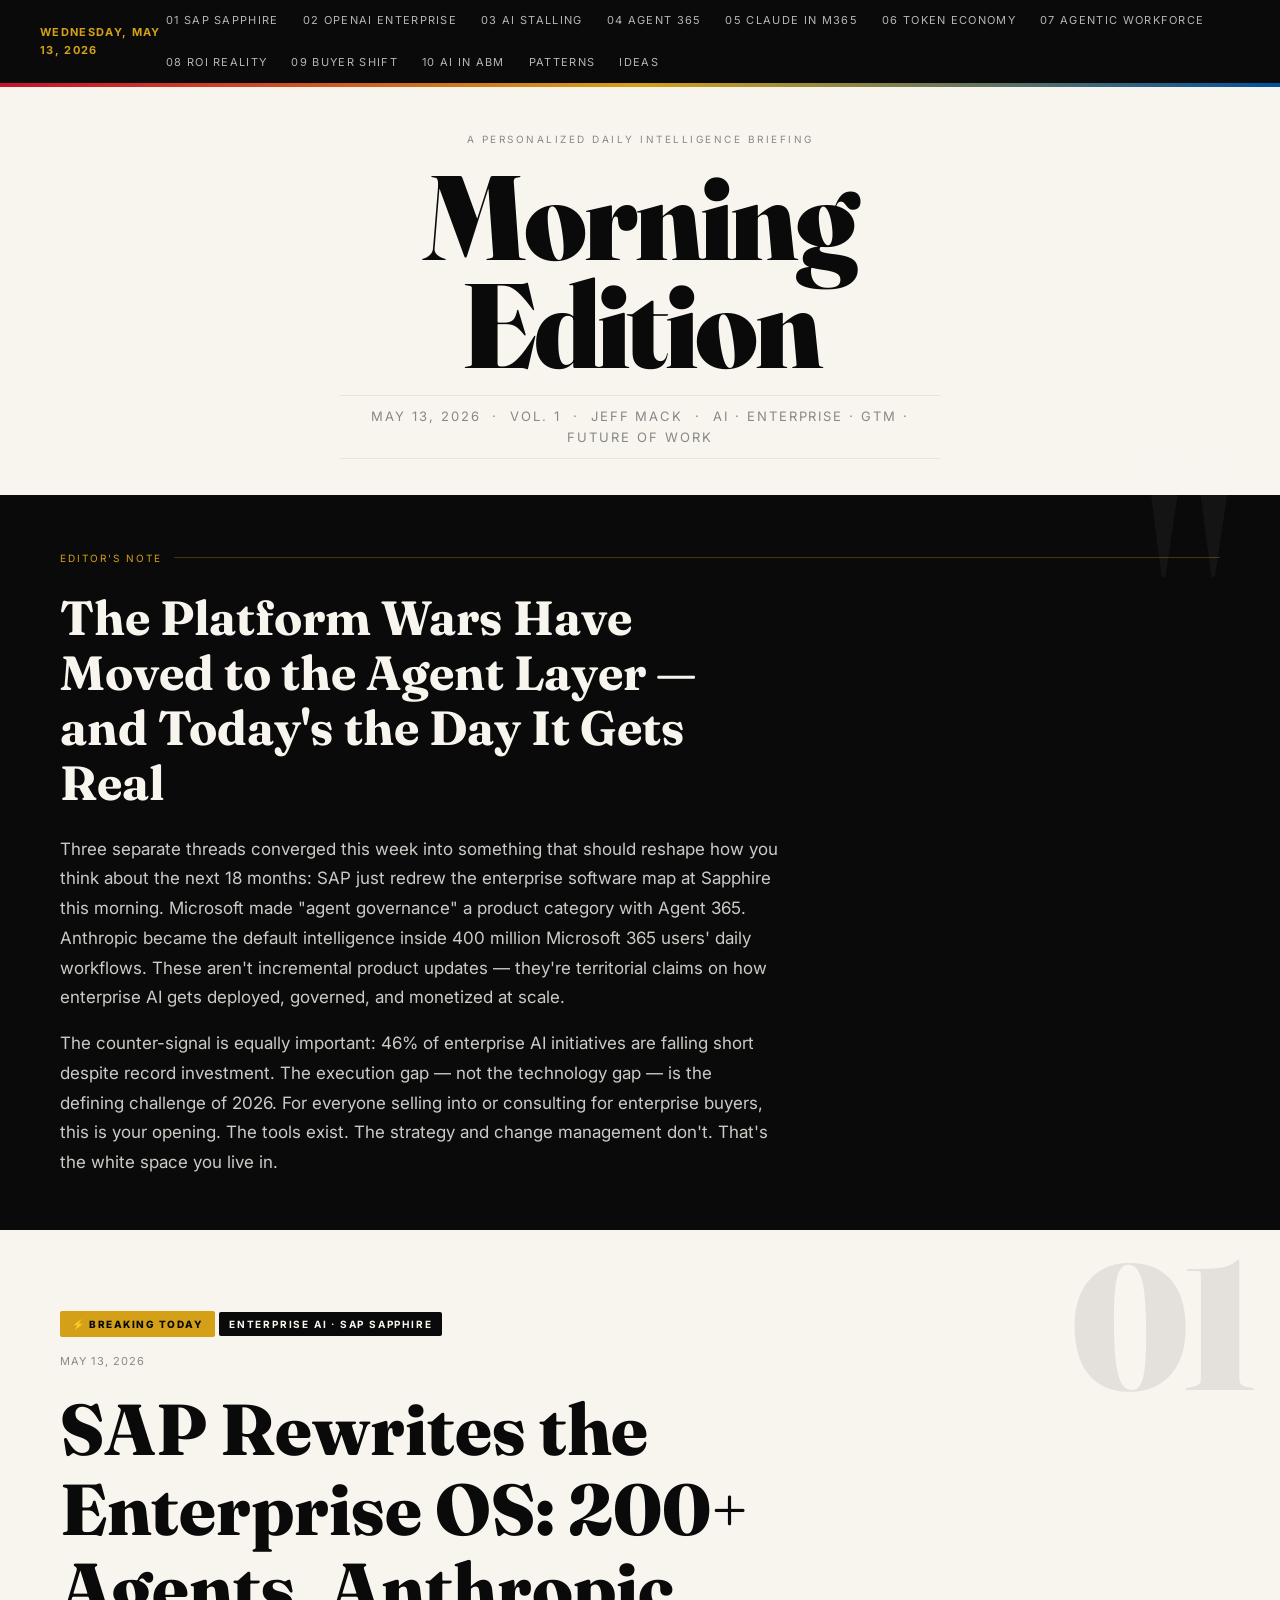
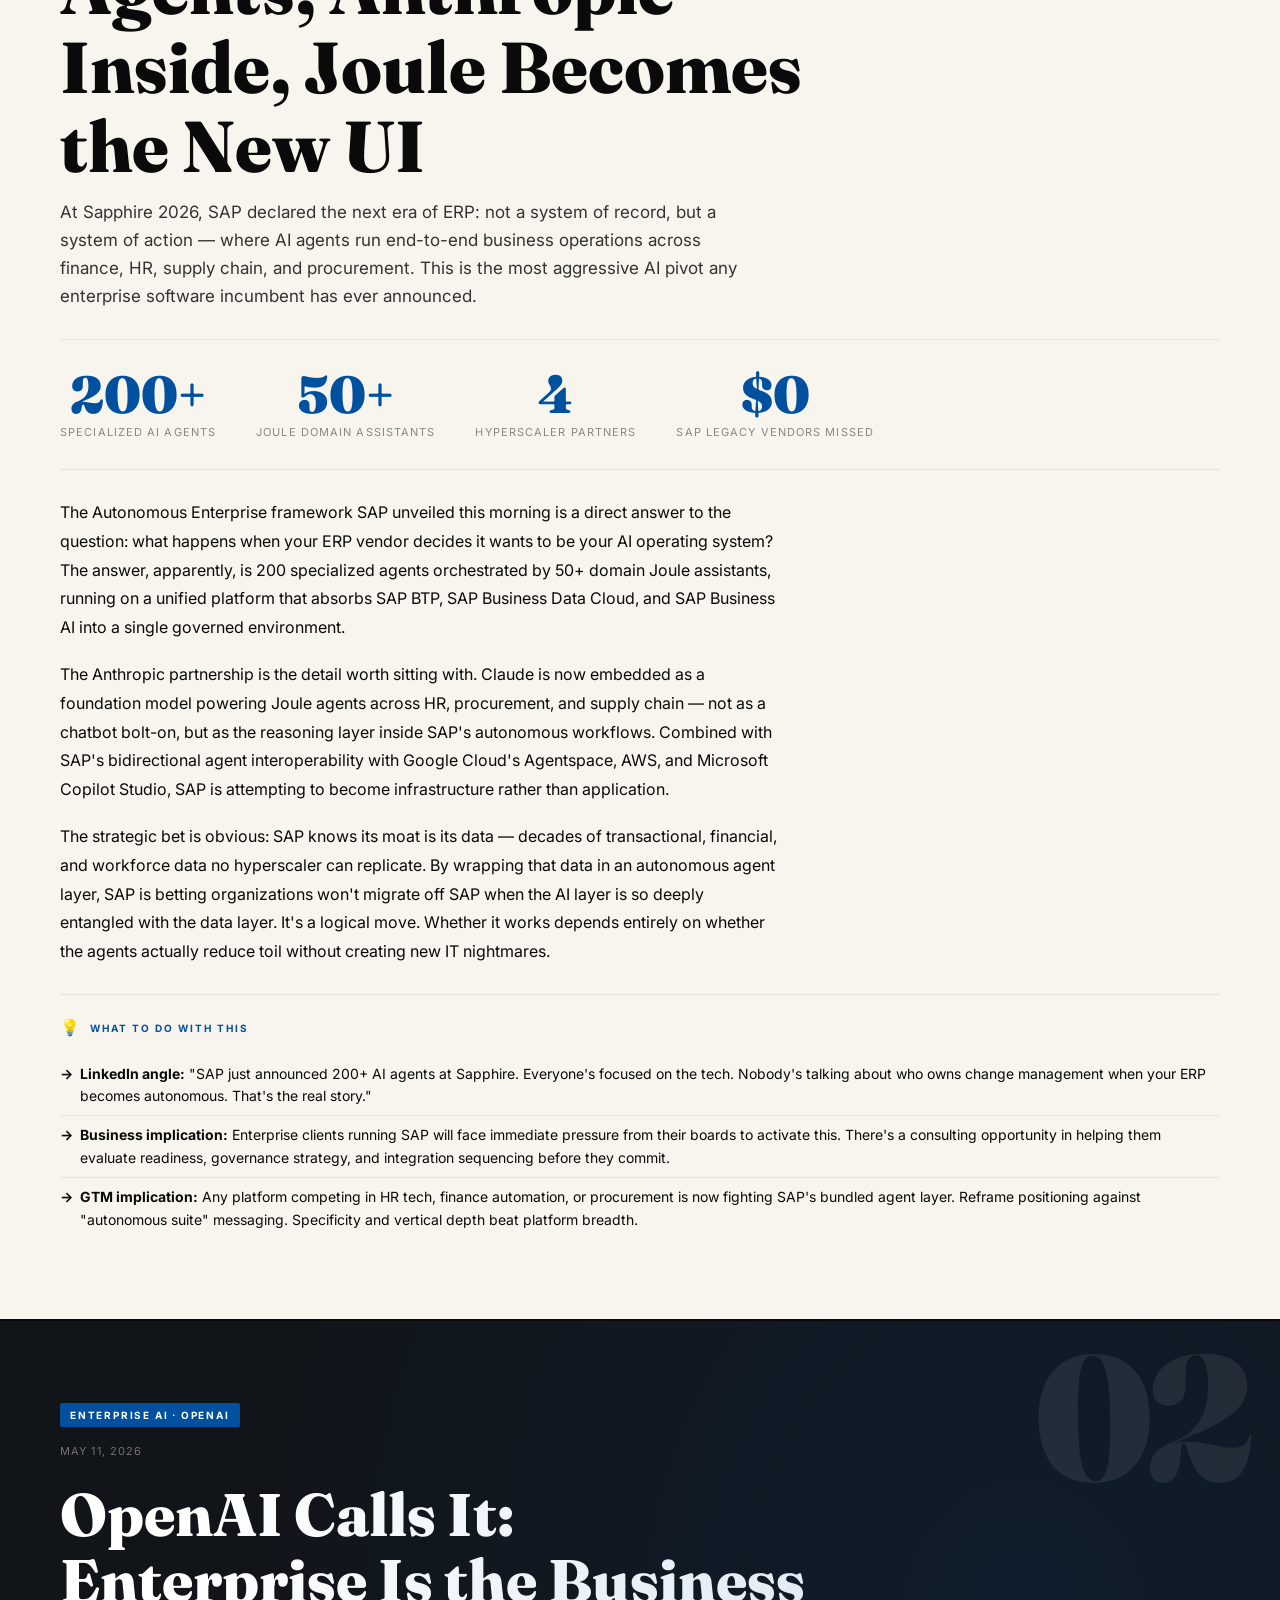
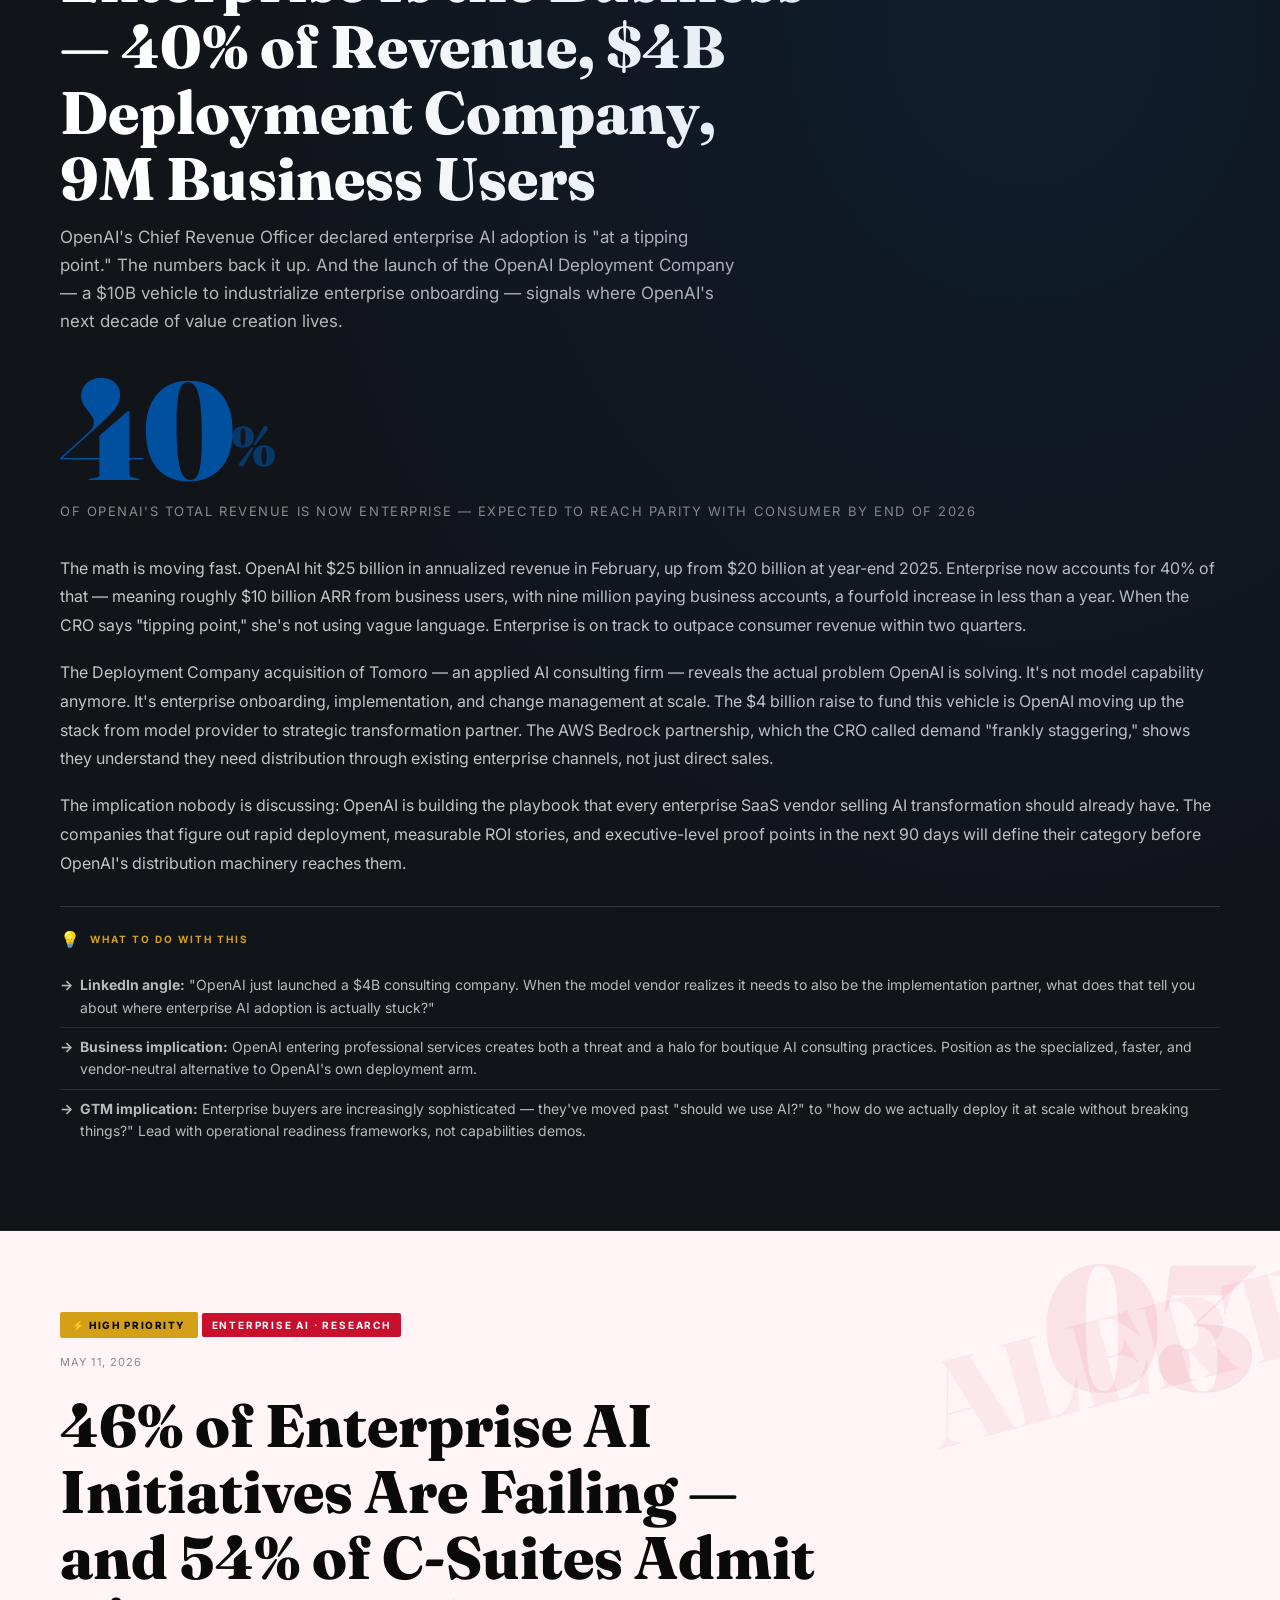
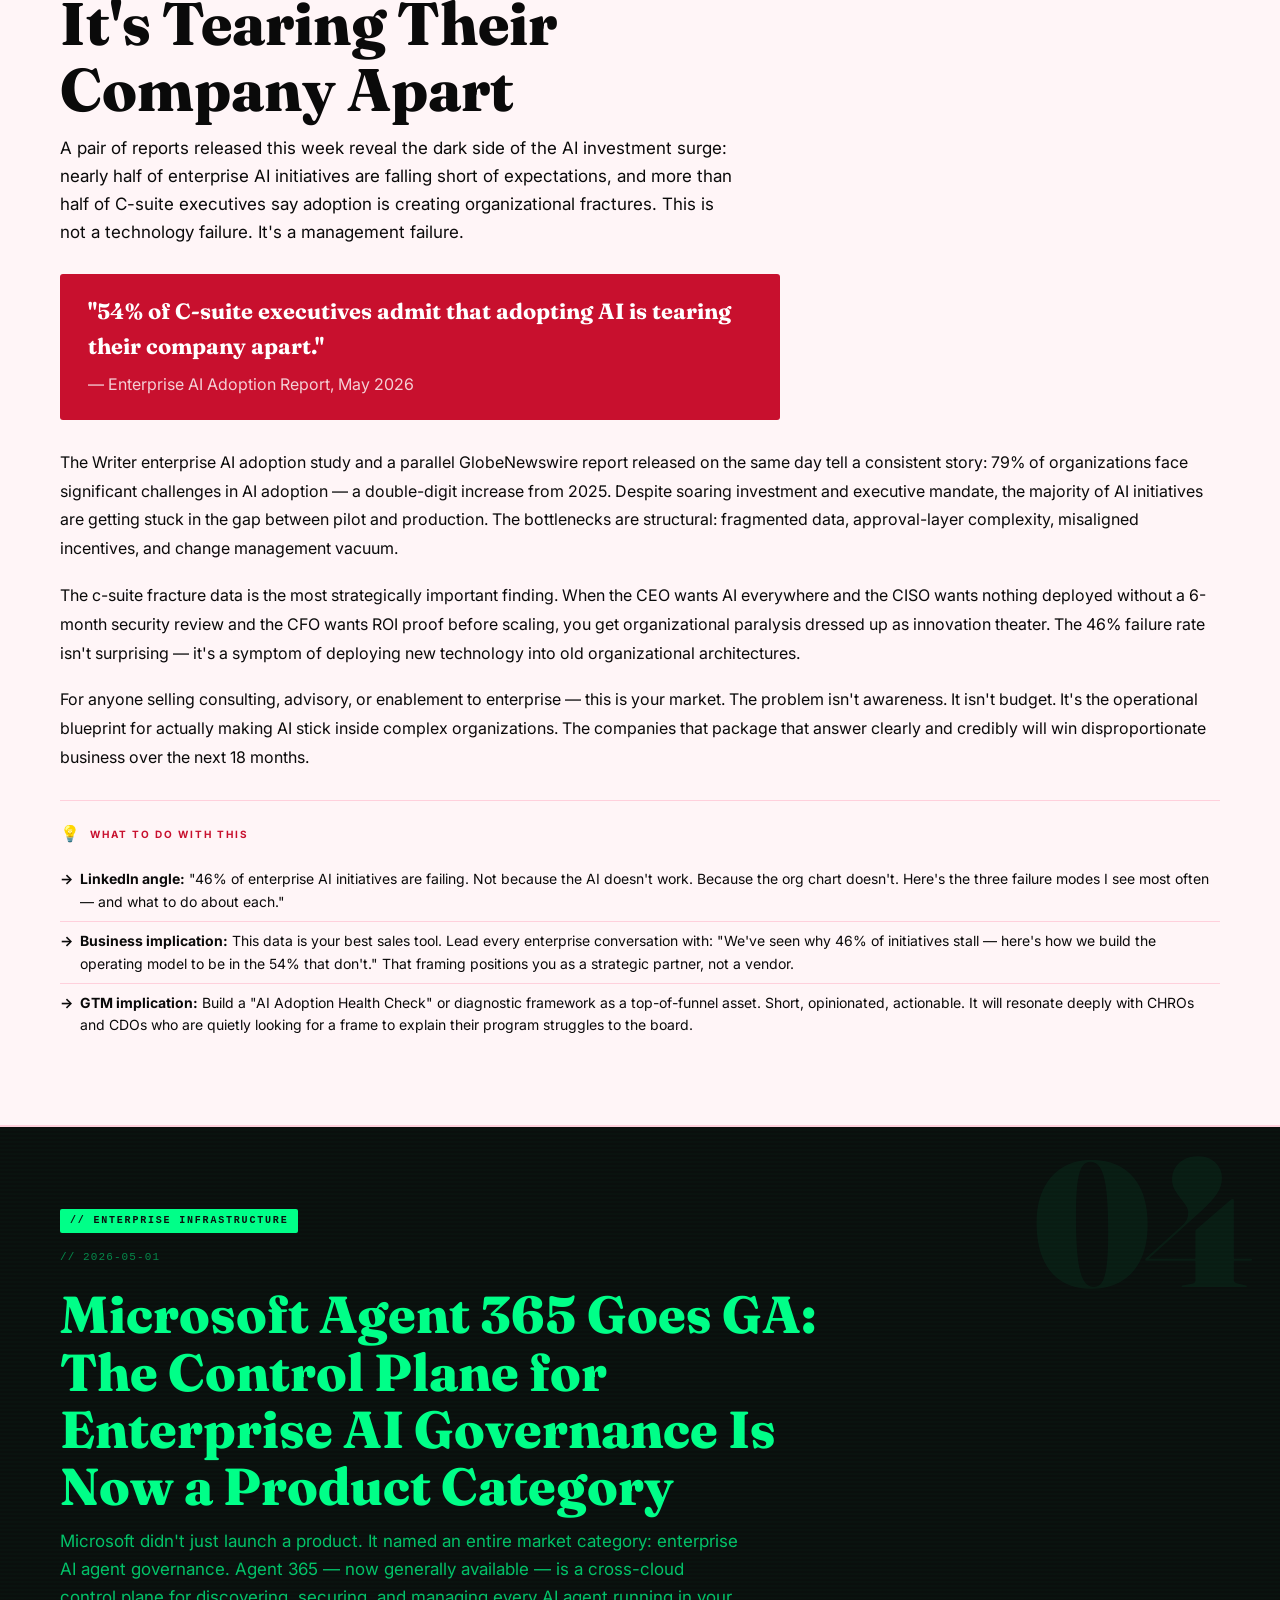
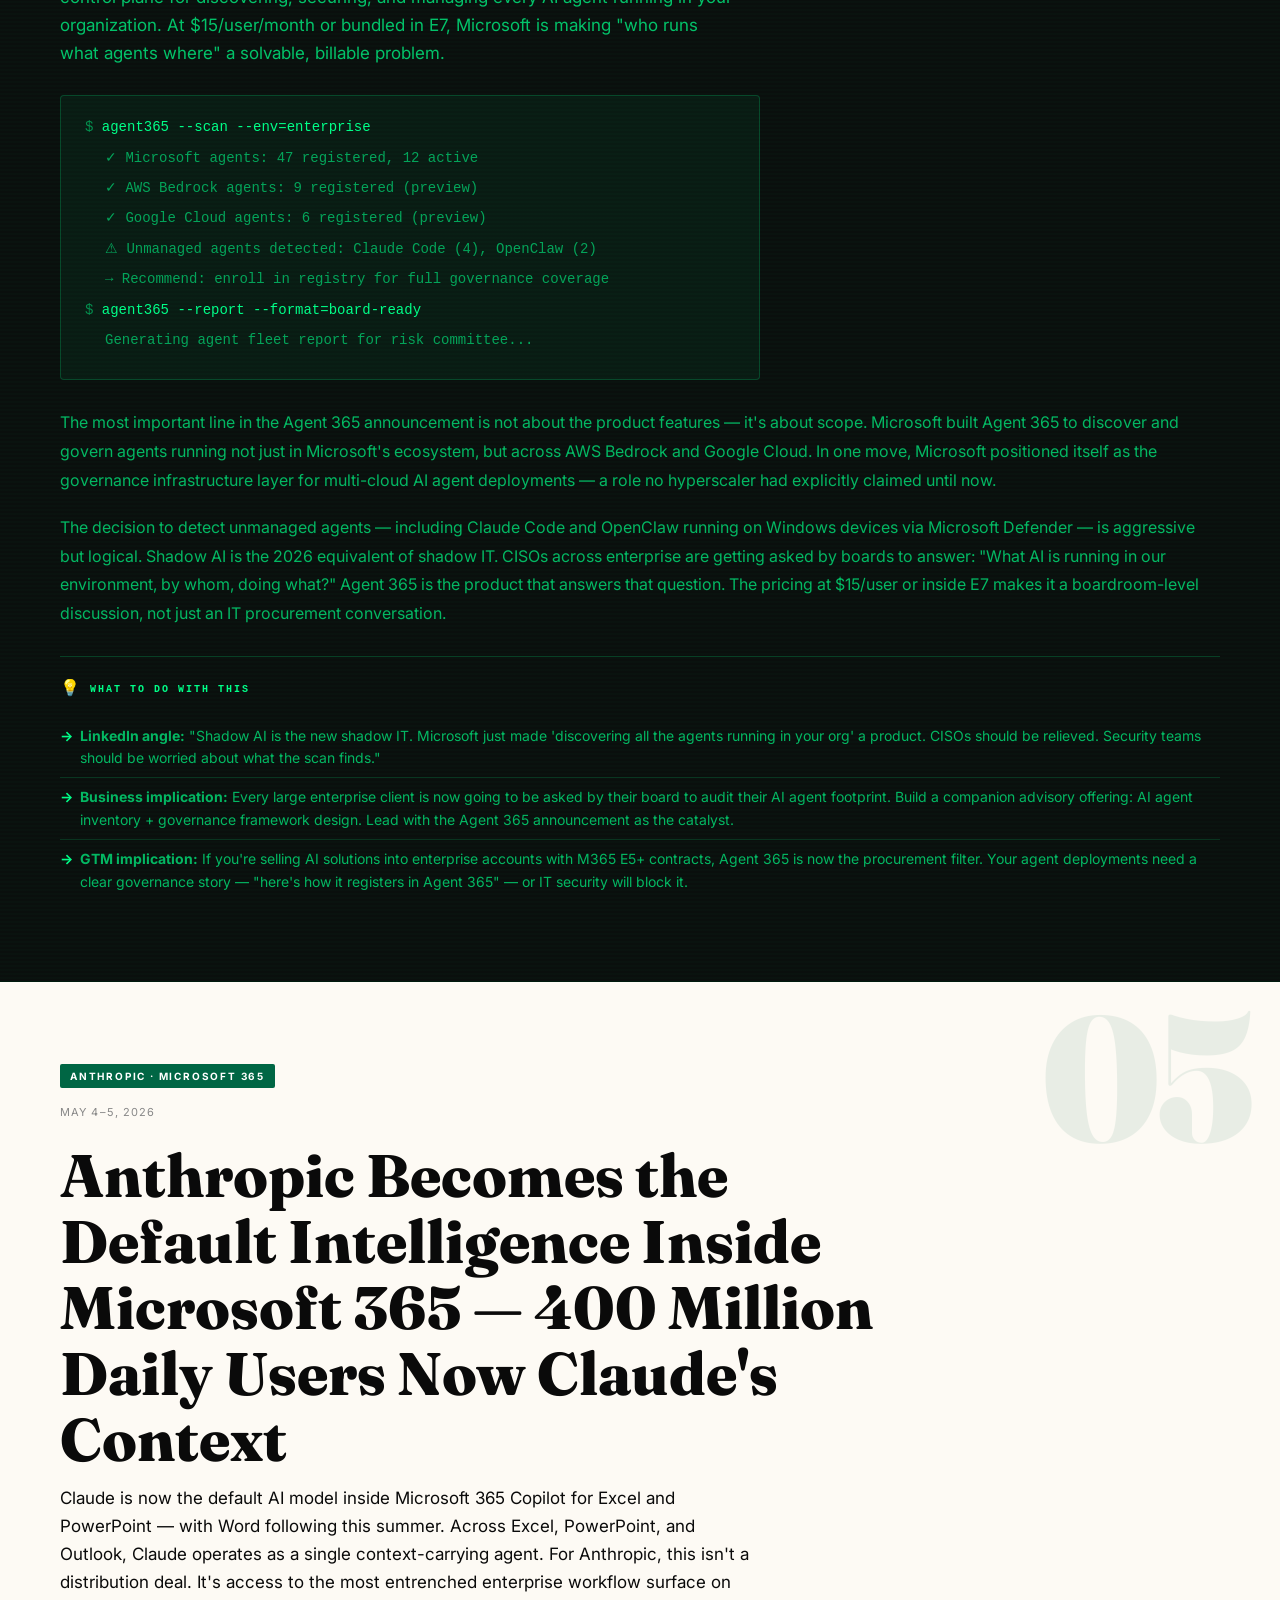
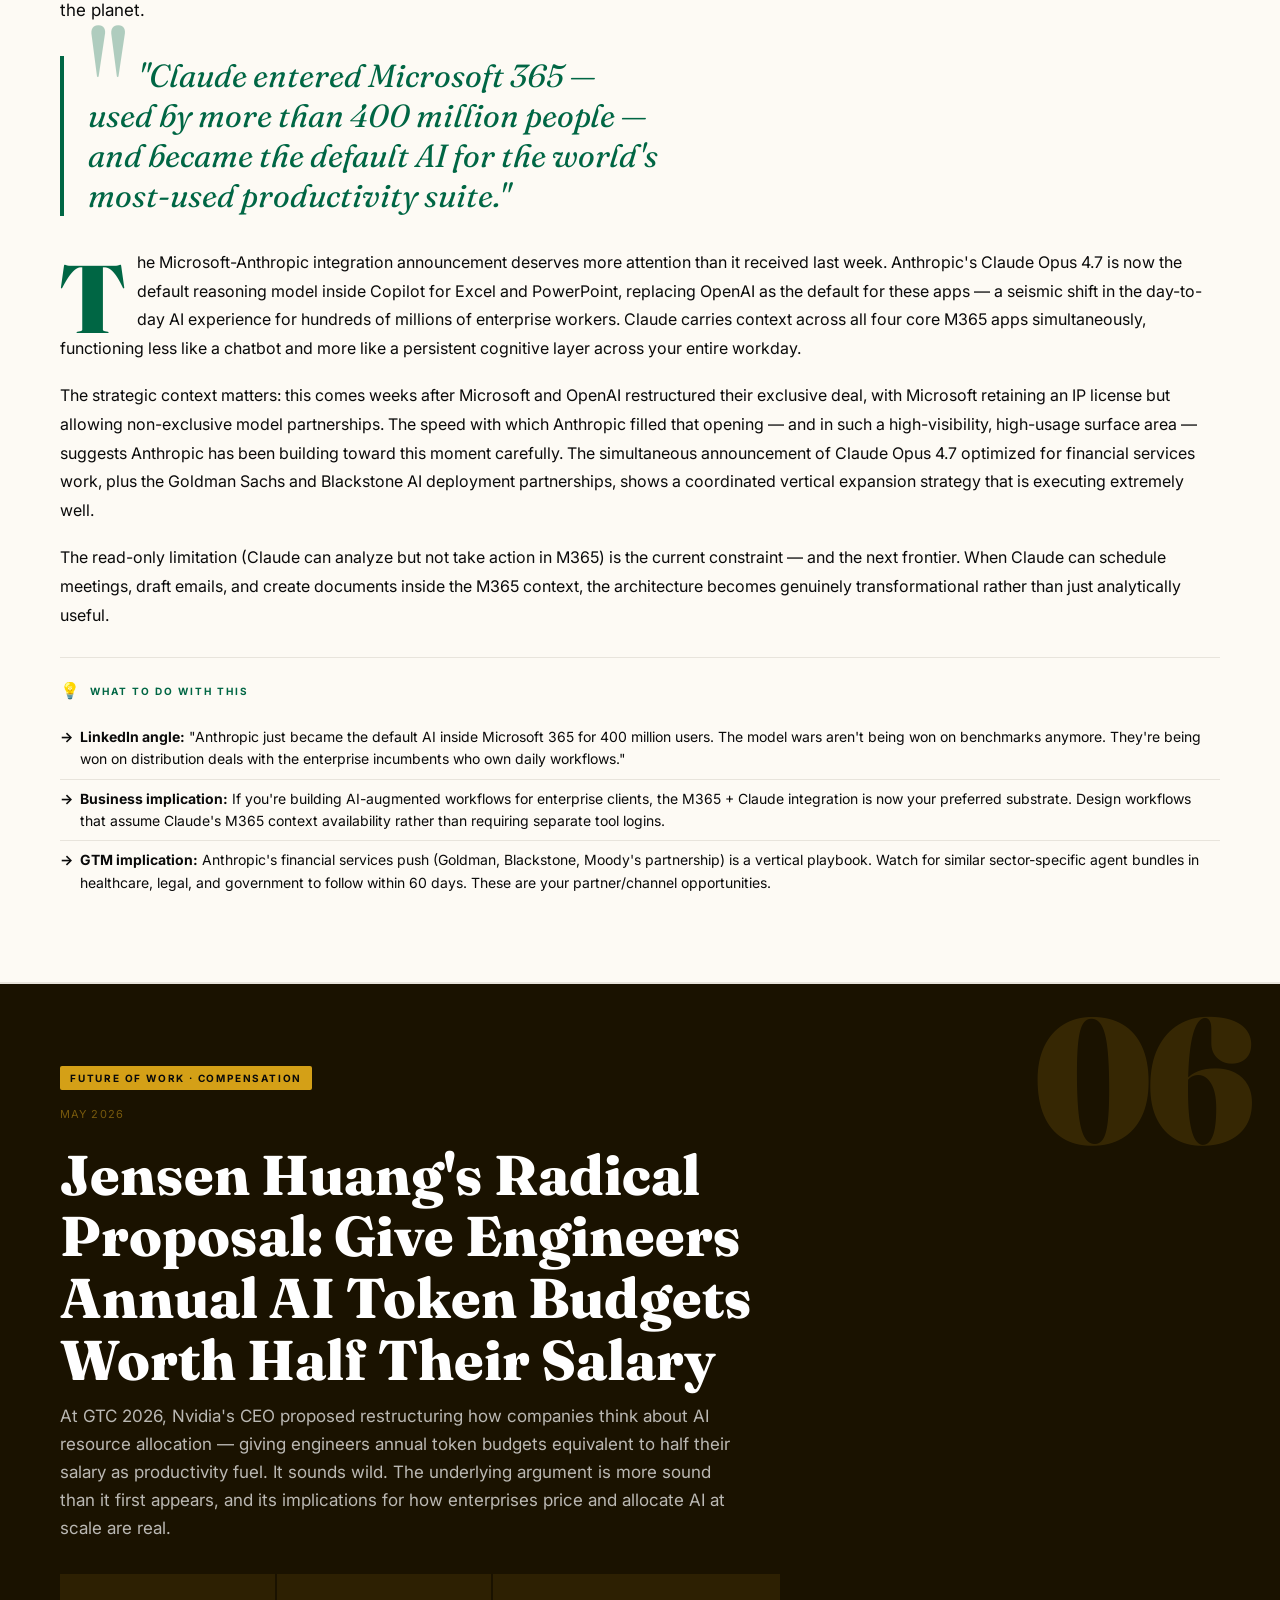
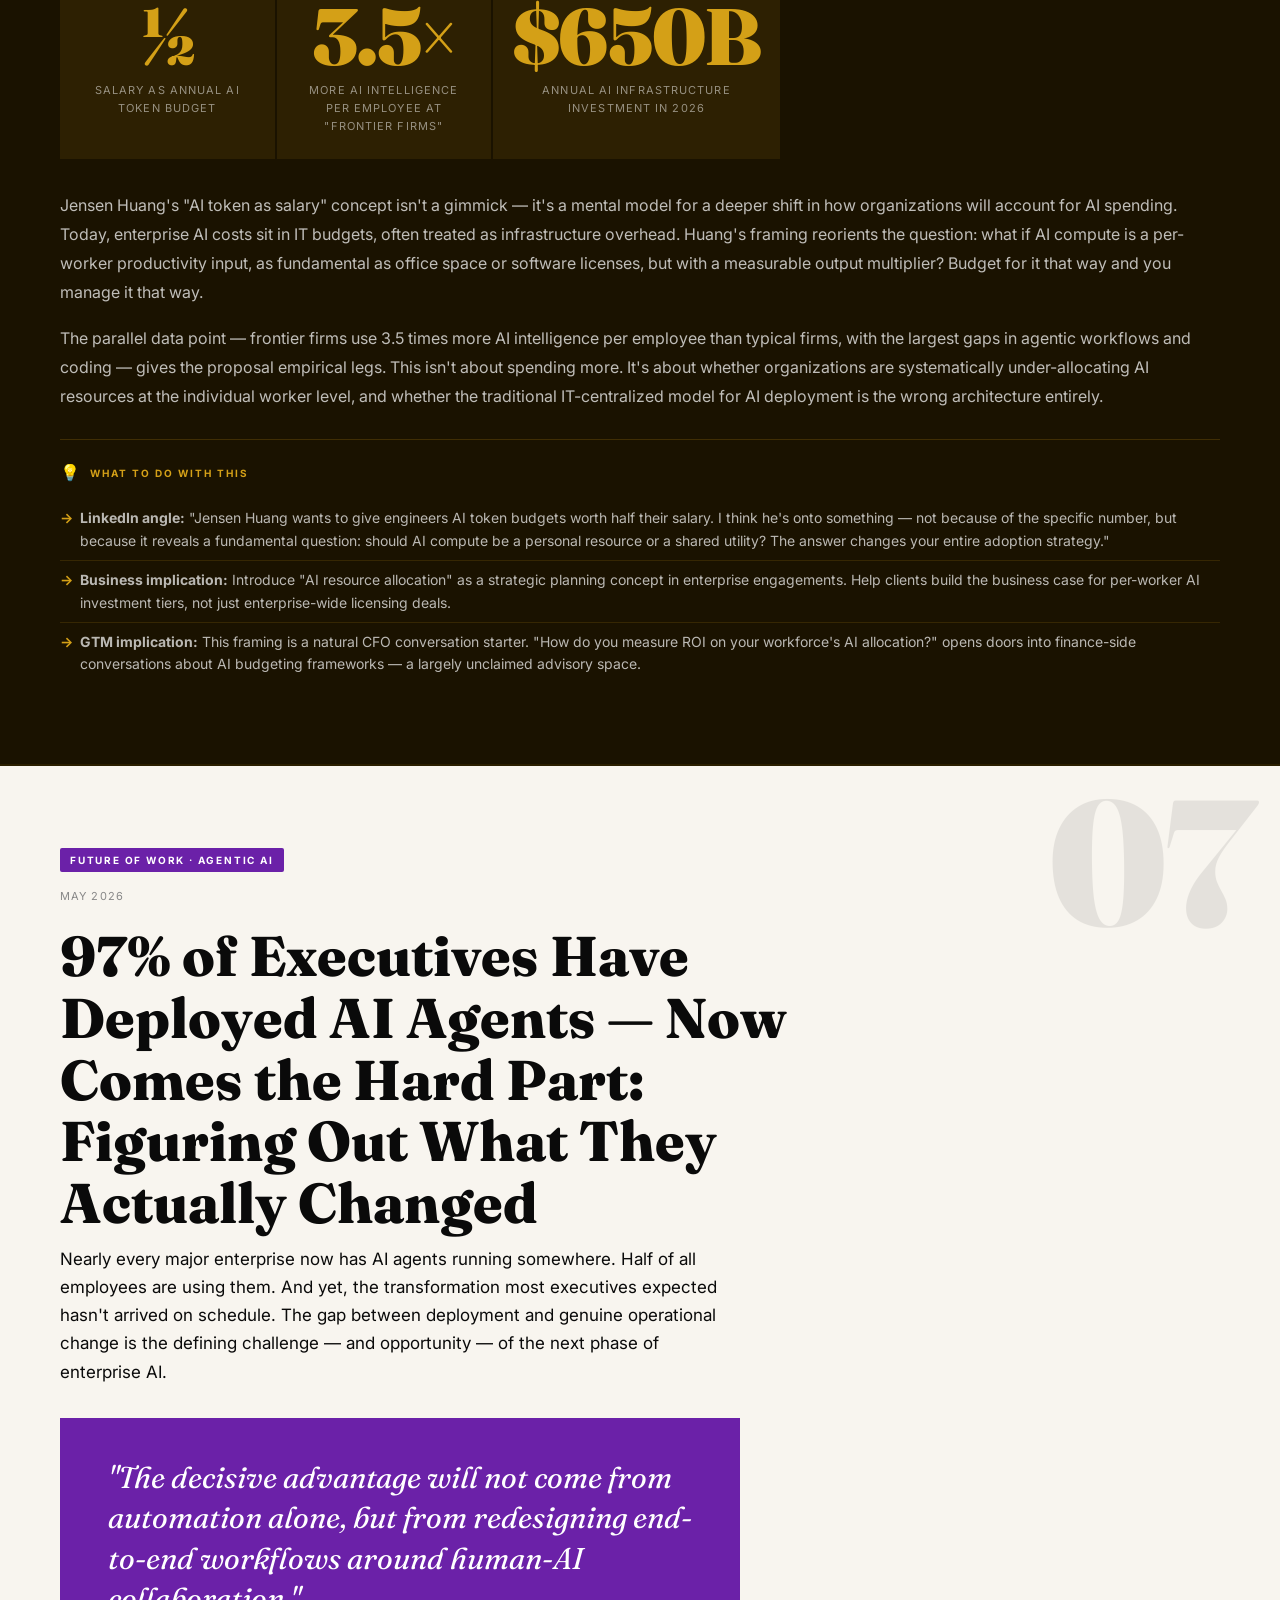
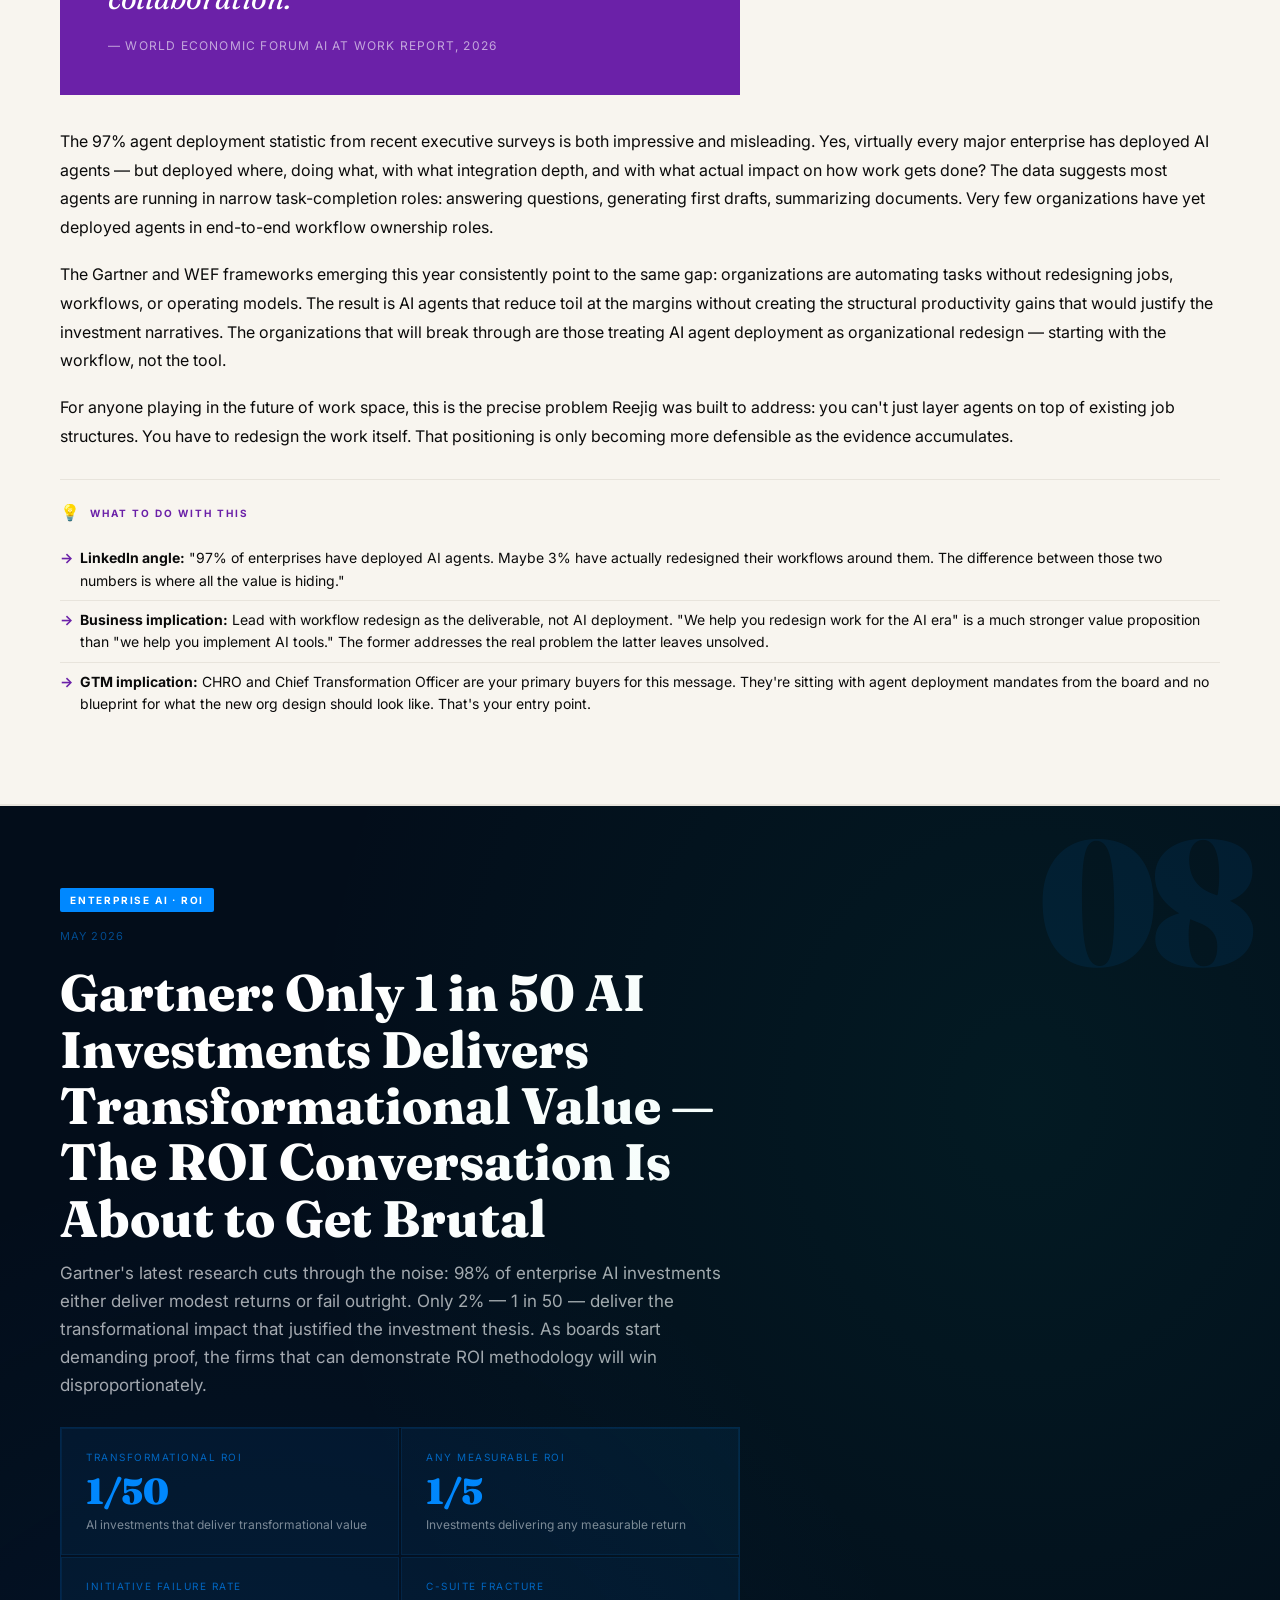
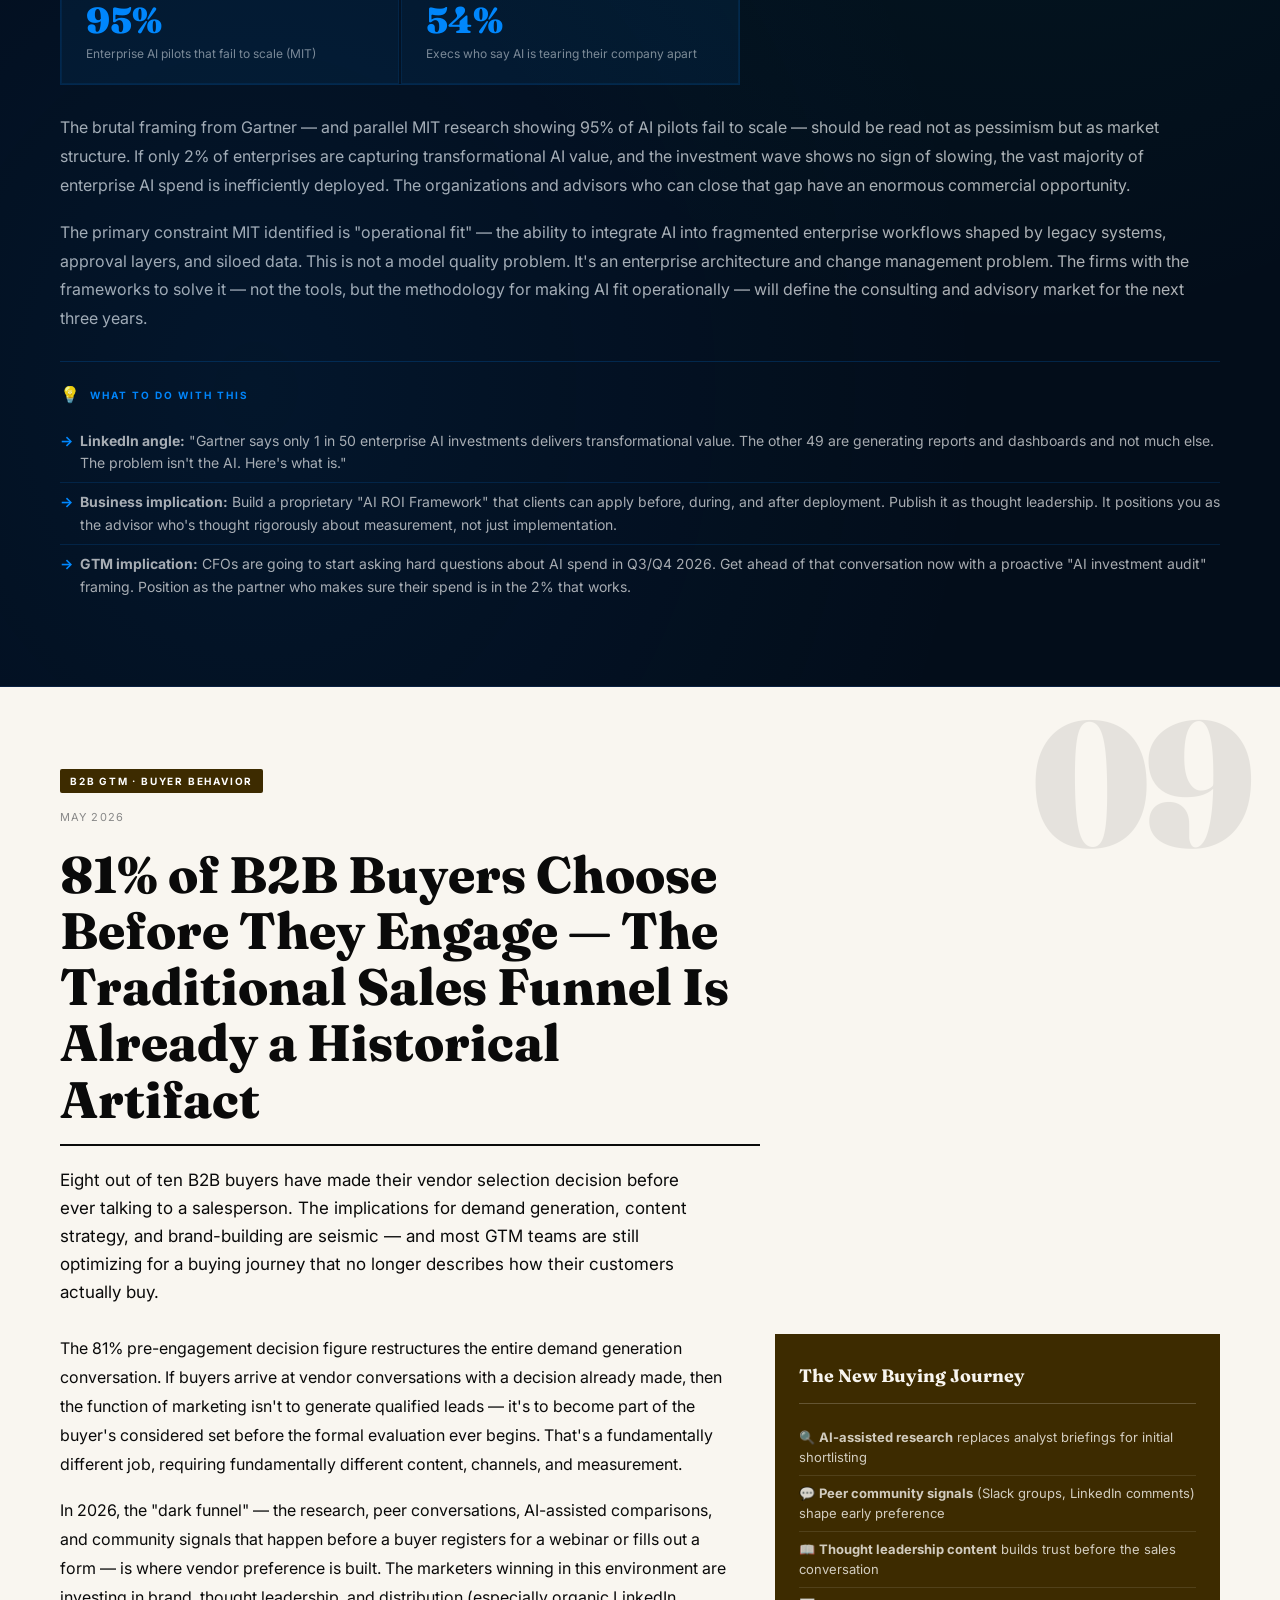
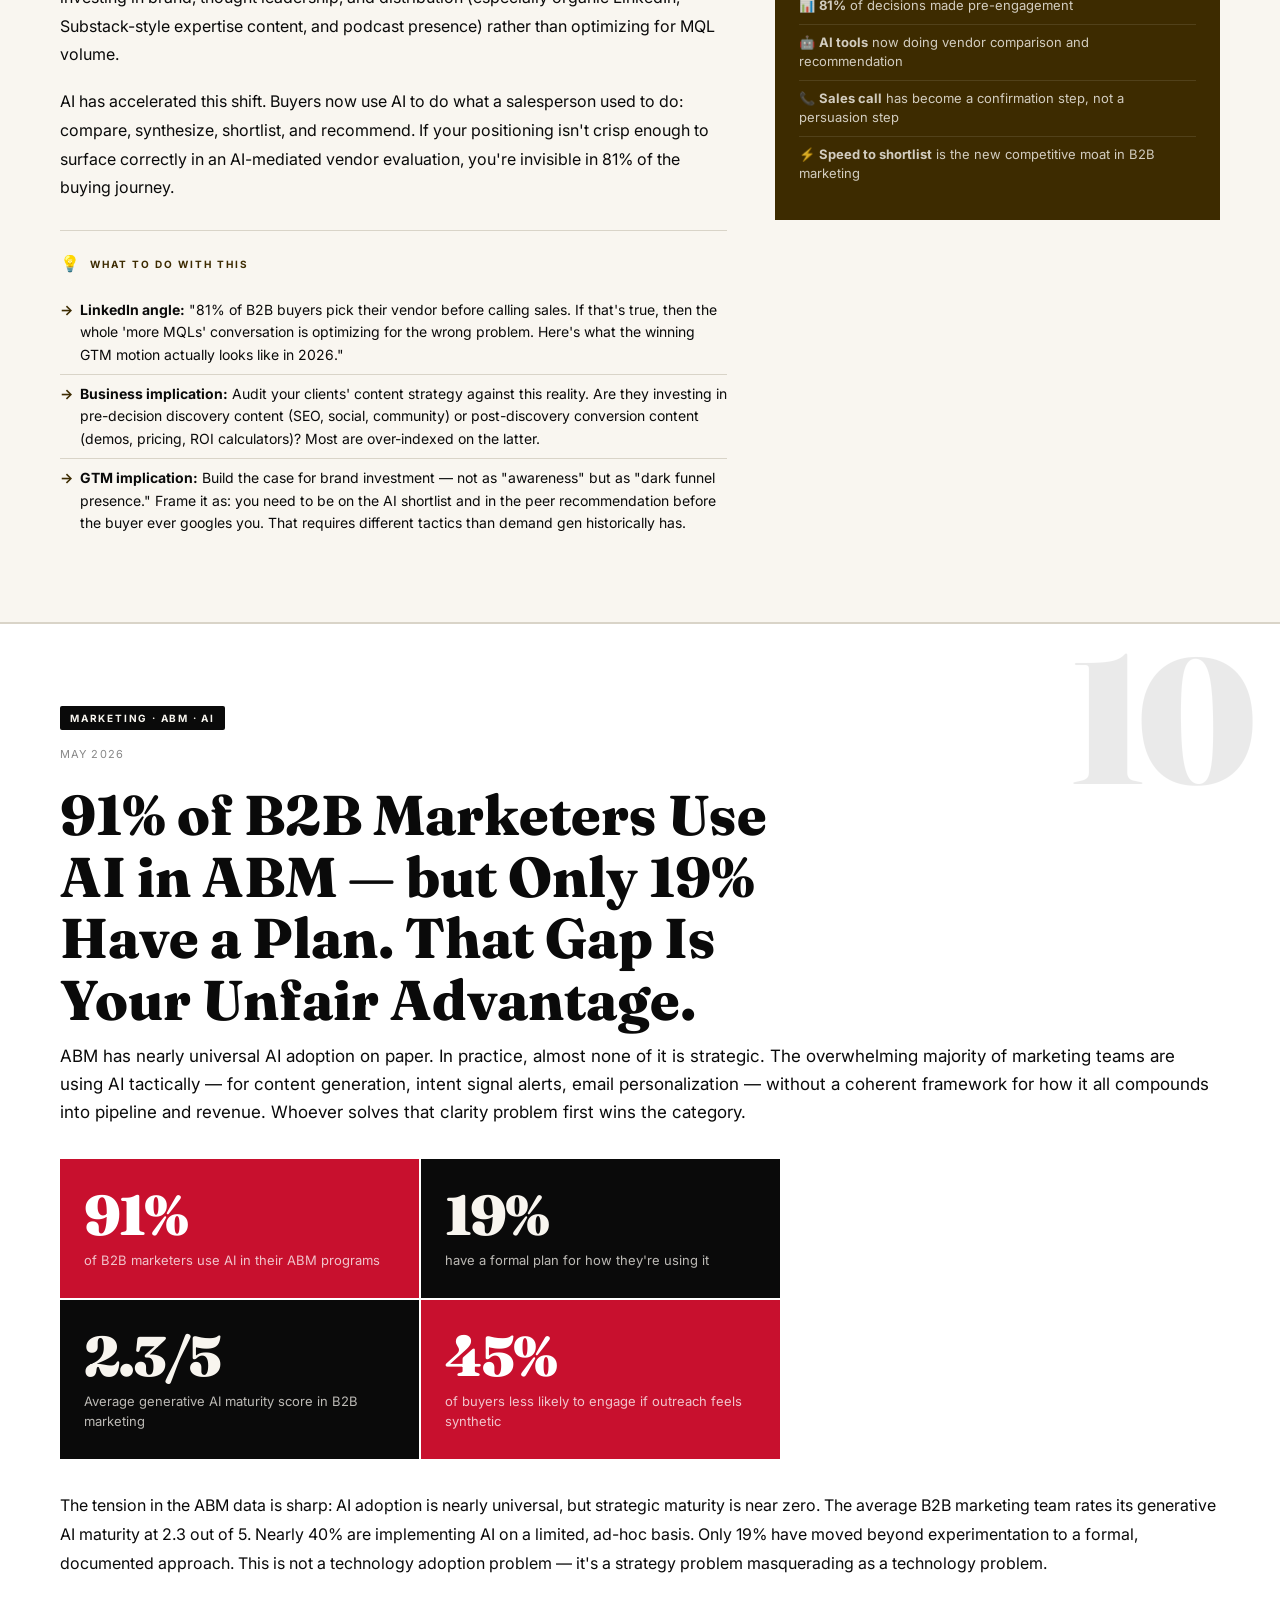
<file: magazines/2026-05-13.html>
<!DOCTYPE html>
<html lang="en">
<head>
<meta charset="UTF-8">
<meta name="viewport" content="width=device-width, initial-scale=1.0">
<title>Morning Edition — May 13, 2026</title>
<link rel="preconnect" href="https://fonts.googleapis.com">
<link rel="preconnect" href="https://fonts.gstatic.com" crossorigin>
<link href="https://fonts.googleapis.com/css2?family=Fraunces:ital,opsz,wght@0,9..144,100..900;1,9..144,100..900&family=Inter:wght@300;400;500;600;700;800;900&display=swap" rel="stylesheet">
<style>
  :root {
    --ink: #0a0a0a;
    --paper: #f8f5ef;
    --accent-red: #c8102e;
    --accent-gold: #d4a017;
    --accent-blue: #0050a0;
    --accent-green: #006644;
    --mid-gray: #888;
    --light-gray: #e8e4dc;
    --dark-surface: #111418;
    --terminal-green: #00ff88;
    --rose: #ff3366;
  }

  * { margin: 0; padding: 0; box-sizing: border-box; }

  html { scroll-behavior: smooth; }

  body {
    background: var(--paper);
    color: var(--ink);
    font-family: 'Inter', sans-serif;
    font-size: 16px;
    line-height: 1.6;
  }

  /* NAV */
  .top-nav {
    background: var(--ink);
    color: #fff;
    padding: 12px 40px;
    display: flex;
    align-items: center;
    justify-content: space-between;
    position: sticky;
    top: 0;
    z-index: 100;
    font-size: 11px;
    letter-spacing: 0.12em;
    text-transform: uppercase;
  }
  .top-nav a { color: rgba(255,255,255,0.7); text-decoration: none; transition: color 0.2s; }
  .top-nav a:hover { color: #fff; }
  .nav-links { display: flex; gap: 24px; flex-wrap: wrap; }
  .nav-date { color: var(--accent-gold); font-weight: 700; }

  /* MASTHEAD */
  .masthead {
    background: var(--paper);
    border-bottom: 3px solid var(--ink);
    padding: 48px 60px 36px;
    text-align: center;
    position: relative;
    overflow: hidden;
  }
  .masthead::before {
    content: '';
    position: absolute; top: 0; left: 0; right: 0;
    height: 4px;
    background: linear-gradient(90deg, var(--accent-red), var(--accent-gold), var(--accent-blue));
  }
  .masthead-eyebrow {
    font-size: 10px;
    letter-spacing: 0.25em;
    text-transform: uppercase;
    color: var(--mid-gray);
    margin-bottom: 16px;
  }
  .masthead-title {
    font-family: 'Fraunces', serif;
    font-size: clamp(64px, 10vw, 120px);
    font-weight: 900;
    line-height: 0.9;
    letter-spacing: -3px;
    color: var(--ink);
    margin-bottom: 16px;
  }
  .masthead-subtitle {
    font-size: 13px;
    letter-spacing: 0.15em;
    text-transform: uppercase;
    color: var(--mid-gray);
    border-top: 1px solid var(--light-gray);
    border-bottom: 1px solid var(--light-gray);
    padding: 10px 0;
    margin: 0 auto;
    max-width: 600px;
  }

  /* EDITOR'S NOTE */
  .editors-note {
    background: var(--ink);
    color: var(--paper);
    padding: 52px 60px;
    position: relative;
  }
  .editors-note::after {
    content: '"';
    font-family: 'Fraunces', serif;
    font-size: 400px;
    color: rgba(255,255,255,0.04);
    position: absolute;
    top: -80px; right: 40px;
    line-height: 1;
    pointer-events: none;
  }
  .editors-label {
    font-size: 10px;
    letter-spacing: 0.2em;
    text-transform: uppercase;
    color: var(--accent-gold);
    margin-bottom: 24px;
    display: flex;
    align-items: center;
    gap: 12px;
  }
  .editors-label::after { content: ''; flex: 1; height: 1px; background: rgba(212,160,23,0.3); }
  .editors-note h2 {
    font-family: 'Fraunces', serif;
    font-size: clamp(28px, 4vw, 48px);
    font-weight: 700;
    line-height: 1.15;
    margin-bottom: 24px;
    max-width: 700px;
  }
  .editors-note p {
    font-size: 17px;
    line-height: 1.75;
    color: rgba(248,245,239,0.82);
    max-width: 720px;
  }
  .editors-note p + p { margin-top: 16px; }

  /* DIVIDER */
  .section-divider {
    height: 2px;
    background: var(--light-gray);
    margin: 0;
  }

  /* STORY SHARED */
  .story-number {
    font-family: 'Fraunces', serif;
    font-size: clamp(80px, 14vw, 180px);
    font-weight: 900;
    line-height: 0.85;
    opacity: 0.08;
    position: absolute;
    top: 20px; right: 30px;
    pointer-events: none;
    letter-spacing: -6px;
  }
  .tag {
    display: inline-block;
    font-size: 10px;
    letter-spacing: 0.18em;
    text-transform: uppercase;
    font-weight: 700;
    padding: 4px 10px;
    border-radius: 2px;
    margin-bottom: 16px;
  }
  .datestamp {
    font-size: 11px;
    letter-spacing: 0.1em;
    text-transform: uppercase;
    color: var(--mid-gray);
    margin-bottom: 20px;
  }
  .story-hed {
    font-family: 'Fraunces', serif;
    line-height: 1.1;
    font-weight: 800;
    margin-bottom: 12px;
  }
  .story-dek {
    font-size: 17px;
    line-height: 1.65;
    margin-bottom: 24px;
  }
  .story-body p { font-size: 16px; line-height: 1.8; margin-bottom: 18px; }
  .wtdwt {
    margin-top: 28px;
    padding-top: 20px;
    border-top: 1px solid;
  }
  .wtdwt-label {
    font-size: 10px;
    letter-spacing: 0.2em;
    text-transform: uppercase;
    font-weight: 700;
    margin-bottom: 14px;
    display: flex;
    align-items: center;
    gap: 8px;
  }
  .wtdwt-label span { font-size: 16px; }
  .wtdwt ul { padding-left: 0; list-style: none; }
  .wtdwt li {
    padding: 8px 0 8px 20px;
    border-bottom: 1px solid;
    font-size: 14px;
    line-height: 1.6;
    position: relative;
  }
  .wtdwt li::before {
    content: '→';
    position: absolute; left: 0;
    font-weight: 700;
  }
  .wtdwt li:last-child { border-bottom: none; }
  .wtdwt strong { font-weight: 700; }

  /* LIGHTNING BADGE */
  .urgent-badge {
    display: inline-flex;
    align-items: center;
    gap: 6px;
    background: var(--accent-gold);
    color: var(--ink);
    font-size: 10px;
    font-weight: 800;
    letter-spacing: 0.15em;
    text-transform: uppercase;
    padding: 5px 12px;
    border-radius: 2px;
    margin-bottom: 16px;
  }

  /* PULL QUOTE */
  .pull-quote {
    font-family: 'Fraunces', serif;
    font-style: italic;
    line-height: 1.25;
    position: relative;
  }
  .pull-quote::before {
    content: '"';
    font-family: 'Fraunces', serif;
    font-style: normal;
    font-size: 5em;
    line-height: 0;
    vertical-align: -0.4em;
    margin-right: 4px;
    opacity: 0.3;
  }

  /* ==============================
     STORY 1: HERO — SAP SAPPHIRE
     ============================== */
  #story-1 {
    padding: 80px 60px;
    background: var(--paper);
    position: relative;
    border-bottom: 2px solid var(--ink);
    overflow: hidden;
  }
  #story-1 .story-number { color: var(--ink); }
  #story-1 .tag { background: var(--ink); color: var(--paper); }
  #story-1 .story-hed {
    font-size: clamp(36px, 6vw, 72px);
    max-width: 820px;
  }
  #story-1 .story-dek { max-width: 700px; color: #333; }
  #story-1 .story-body { max-width: 720px; }
  #story-1 .stat-bar {
    display: flex;
    gap: 40px;
    padding: 28px 0;
    border-top: 1px solid var(--light-gray);
    border-bottom: 1px solid var(--light-gray);
    margin: 28px 0;
    flex-wrap: wrap;
  }
  #story-1 .stat { text-align: center; }
  #story-1 .stat-num {
    font-family: 'Fraunces', serif;
    font-size: 52px;
    font-weight: 900;
    color: var(--accent-blue);
    line-height: 1;
  }
  #story-1 .stat-label {
    font-size: 11px;
    letter-spacing: 0.1em;
    text-transform: uppercase;
    color: var(--mid-gray);
    margin-top: 4px;
  }
  #story-1 .wtdwt { border-top-color: var(--light-gray); }
  #story-1 .wtdwt-label { color: var(--accent-blue); }
  #story-1 .wtdwt li { border-bottom-color: var(--light-gray); }

  /* ==============================
     STORY 2: DARK MODE
     ============================== */
  #story-2 {
    padding: 80px 60px;
    background: var(--dark-surface);
    color: var(--paper);
    position: relative;
    border-bottom: 1px solid #222;
    overflow: hidden;
  }
  #story-2::before {
    content: '';
    position: absolute;
    top: 0; left: 0; right: 0; bottom: 0;
    background: radial-gradient(ellipse at 80% 20%, rgba(0,80,160,0.15), transparent 60%);
    pointer-events: none;
  }
  #story-2 .story-number { color: #fff; }
  #story-2 .tag { background: var(--accent-blue); color: #fff; }
  #story-2 .datestamp { color: rgba(255,255,255,0.4); }
  #story-2 .story-hed {
    font-size: clamp(32px, 5vw, 60px);
    max-width: 760px;
    color: #fff;
  }
  #story-2 .story-dek { color: rgba(255,255,255,0.7); max-width: 680px; }
  #story-2 .story-body p { color: rgba(255,255,255,0.75); }
  #story-2 .big-stat {
    font-family: 'Fraunces', serif;
    font-size: clamp(80px, 12vw, 140px);
    font-weight: 900;
    color: var(--accent-blue);
    line-height: 0.9;
    margin: 32px 0 8px;
    letter-spacing: -4px;
  }
  #story-2 .big-stat-label {
    font-size: 13px;
    letter-spacing: 0.12em;
    text-transform: uppercase;
    color: rgba(255,255,255,0.5);
    margin-bottom: 32px;
  }
  #story-2 .wtdwt { border-top-color: rgba(255,255,255,0.15); }
  #story-2 .wtdwt-label { color: var(--accent-gold); }
  #story-2 .wtdwt li { color: rgba(255,255,255,0.7); border-bottom-color: rgba(255,255,255,0.1); }

  /* ==============================
     STORY 3: ROSE ALERT
     ============================== */
  #story-3 {
    padding: 80px 60px;
    background: #fff5f7;
    position: relative;
    border-bottom: 2px solid #ffd0dc;
    overflow: hidden;
  }
  #story-3::before {
    content: 'ALERT';
    position: absolute;
    top: 30px; right: -30px;
    font-family: 'Fraunces', serif;
    font-size: 120px;
    font-weight: 900;
    color: rgba(200,16,46,0.06);
    transform: rotate(-15deg);
    pointer-events: none;
    letter-spacing: -2px;
  }
  #story-3 .story-number { color: var(--accent-red); }
  #story-3 .tag { background: var(--accent-red); color: #fff; }
  #story-3 .story-hed {
    font-size: clamp(32px, 5vw, 60px);
    max-width: 760px;
    color: var(--ink);
  }
  #story-3 .story-dek { max-width: 680px; }
  #story-3 .alert-strip {
    background: var(--accent-red);
    color: #fff;
    padding: 20px 28px;
    margin: 28px 0;
    font-size: 22px;
    font-family: 'Fraunces', serif;
    font-weight: 700;
    border-radius: 3px;
    max-width: 720px;
  }
  #story-3 .wtdwt { border-top-color: #ffd0dc; }
  #story-3 .wtdwt-label { color: var(--accent-red); }
  #story-3 .wtdwt li { border-bottom-color: #ffd0dc; }

  /* ==============================
     STORY 4: TERMINAL
     ============================== */
  #story-4 {
    padding: 80px 60px;
    background: #0a0f0d;
    color: var(--terminal-green);
    position: relative;
    border-bottom: 1px solid #001a0d;
    font-family: 'Courier New', monospace;
    overflow: hidden;
  }
  #story-4::before {
    content: '';
    position: absolute; top: 0; left: 0; right: 0; bottom: 0;
    background: repeating-linear-gradient(0deg, transparent, transparent 2px, rgba(0,255,136,0.015) 2px, rgba(0,255,136,0.015) 4px);
    pointer-events: none;
  }
  #story-4 .story-number { color: var(--terminal-green); opacity: 0.05; }
  #story-4 .tag { background: var(--terminal-green); color: #0a0f0d; font-family: 'Courier New', monospace; }
  #story-4 .datestamp { color: rgba(0,255,136,0.5); }
  #story-4 .story-hed {
    font-family: 'Fraunces', serif;
    font-size: clamp(28px, 4.5vw, 52px);
    max-width: 760px;
    color: var(--terminal-green);
  }
  #story-4 .story-dek { color: rgba(0,255,136,0.75); max-width: 680px; font-family: 'Inter', sans-serif; }
  #story-4 .story-body p { color: rgba(0,255,136,0.7); font-family: 'Inter', sans-serif; }
  #story-4 .terminal-window {
    background: rgba(0,255,136,0.05);
    border: 1px solid rgba(0,255,136,0.2);
    border-radius: 4px;
    padding: 20px 24px;
    margin: 28px 0;
    max-width: 700px;
  }
  #story-4 .terminal-window .line { margin-bottom: 8px; font-size: 14px; }
  #story-4 .terminal-window .prompt { color: var(--terminal-green); opacity: 0.5; }
  #story-4 .terminal-window .cmd { color: var(--terminal-green); }
  #story-4 .terminal-window .out { color: rgba(0,255,136,0.6); padding-left: 20px; }
  #story-4 .wtdwt { border-top-color: rgba(0,255,136,0.2); }
  #story-4 .wtdwt-label { color: var(--terminal-green); }
  #story-4 .wtdwt li { color: rgba(0,255,136,0.7); border-bottom-color: rgba(0,255,136,0.15); font-family: 'Inter', sans-serif; }
  #story-4 .wtdwt li::before { color: var(--terminal-green); }

  /* ==============================
     STORY 5: ACADEMIC DROP-CAP
     ============================== */
  #story-5 {
    padding: 80px 60px;
    background: #fdfaf4;
    position: relative;
    border-bottom: 2px solid var(--light-gray);
    overflow: hidden;
  }
  #story-5 .dropcap-body > p:first-child::first-letter {
    font-family: 'Fraunces', serif;
    font-size: 96px;
    font-weight: 900;
    float: left;
    line-height: 0.75;
    margin-right: 12px;
    margin-top: 14px;
    color: var(--accent-green);
  }
  #story-5 .story-number { color: var(--accent-green); }
  #story-5 .tag { background: var(--accent-green); color: #fff; }
  #story-5 .story-hed {
    font-size: clamp(32px, 5vw, 60px);
    max-width: 820px;
  }
  #story-5 .story-dek { max-width: 700px; }
  #story-5 .pull-quote {
    font-size: clamp(20px, 3vw, 32px);
    color: var(--accent-green);
    border-left: 4px solid var(--accent-green);
    padding-left: 24px;
    margin: 32px 0;
    max-width: 600px;
  }
  #story-5 .wtdwt { border-top-color: var(--light-gray); }
  #story-5 .wtdwt-label { color: var(--accent-green); }
  #story-5 .wtdwt li { border-bottom-color: var(--light-gray); }

  /* ==============================
     STORY 6: BIG STAT
     ============================== */
  #story-6 {
    padding: 80px 60px;
    background: #1a1200;
    color: var(--paper);
    position: relative;
    border-bottom: 2px solid #2a1e00;
    overflow: hidden;
  }
  #story-6 .story-number { color: var(--accent-gold); opacity: 0.15; }
  #story-6 .tag { background: var(--accent-gold); color: var(--ink); }
  #story-6 .datestamp { color: rgba(212,160,23,0.5); }
  #story-6 .story-hed {
    font-size: clamp(30px, 4.5vw, 56px);
    max-width: 760px;
    color: #fff;
  }
  #story-6 .story-dek { color: rgba(255,255,255,0.7); max-width: 680px; }
  #story-6 .story-body p { color: rgba(255,255,255,0.72); }
  #story-6 .stat-grid {
    display: grid;
    grid-template-columns: repeat(3, 1fr);
    gap: 2px;
    margin: 32px 0;
    max-width: 720px;
  }
  #story-6 .stat-cell {
    background: rgba(212,160,23,0.1);
    padding: 24px 20px;
    text-align: center;
  }
  #story-6 .stat-cell .num {
    font-family: 'Fraunces', serif;
    font-size: clamp(40px, 7vw, 80px);
    font-weight: 900;
    color: var(--accent-gold);
    line-height: 0.95;
    letter-spacing: -2px;
  }
  #story-6 .stat-cell .lbl {
    font-size: 11px;
    letter-spacing: 0.1em;
    text-transform: uppercase;
    color: rgba(255,255,255,0.5);
    margin-top: 8px;
  }
  #story-6 .wtdwt { border-top-color: rgba(212,160,23,0.2); }
  #story-6 .wtdwt-label { color: var(--accent-gold); }
  #story-6 .wtdwt li { color: rgba(255,255,255,0.7); border-bottom-color: rgba(212,160,23,0.15); }
  #story-6 .wtdwt li::before { color: var(--accent-gold); }

  /* ==============================
     STORY 7: PULL QUOTE
     ============================== */
  #story-7 {
    padding: 80px 60px;
    background: var(--paper);
    position: relative;
    border-bottom: 2px solid var(--light-gray);
    overflow: hidden;
  }
  #story-7 .story-number { color: var(--ink); }
  #story-7 .tag { background: #6b21a8; color: #fff; }
  #story-7 .story-hed {
    font-size: clamp(30px, 4.5vw, 56px);
    max-width: 760px;
  }
  #story-7 .story-dek { max-width: 680px; }
  #story-7 .pq-block {
    background: #6b21a8;
    color: #fff;
    padding: 40px 48px;
    margin: 32px 0;
    max-width: 680px;
    position: relative;
  }
  #story-7 .pq-block .pq-text {
    font-family: 'Fraunces', serif;
    font-style: italic;
    font-size: clamp(20px, 3vw, 30px);
    line-height: 1.35;
  }
  #story-7 .pq-block .pq-attr {
    margin-top: 16px;
    font-size: 12px;
    letter-spacing: 0.1em;
    text-transform: uppercase;
    color: rgba(255,255,255,0.6);
  }
  #story-7 .wtdwt { border-top-color: var(--light-gray); }
  #story-7 .wtdwt-label { color: #6b21a8; }
  #story-7 .wtdwt li { border-bottom-color: var(--light-gray); }
  #story-7 .wtdwt li::before { color: #6b21a8; }

  /* ==============================
     STORY 8: DASHBOARD
     ============================== */
  #story-8 {
    padding: 80px 60px;
    background: #030d1a;
    color: #fff;
    position: relative;
    border-bottom: 1px solid #0a2040;
    overflow: hidden;
  }
  #story-8::before {
    content: '';
    position: absolute; top: 0; left: 0; right: 0; bottom: 0;
    background: radial-gradient(ellipse at 20% 80%, rgba(0,100,200,0.1), transparent 50%),
                radial-gradient(ellipse at 80% 20%, rgba(0,200,150,0.07), transparent 50%);
    pointer-events: none;
  }
  #story-8 .story-number { color: #0088ff; opacity: 0.08; }
  #story-8 .tag { background: #0088ff; color: #fff; }
  #story-8 .datestamp { color: rgba(0,136,255,0.5); }
  #story-8 .story-hed {
    font-size: clamp(28px, 4vw, 52px);
    max-width: 760px;
    color: #fff;
  }
  #story-8 .story-dek { color: rgba(255,255,255,0.65); max-width: 680px; }
  #story-8 .story-body p { color: rgba(255,255,255,0.68); }
  #story-8 .dashboard-grid {
    display: grid;
    grid-template-columns: repeat(2, 1fr);
    gap: 2px;
    margin: 28px 0;
    max-width: 680px;
    border: 1px solid rgba(0,136,255,0.2);
  }
  #story-8 .dash-cell {
    background: rgba(0,136,255,0.07);
    padding: 20px 24px;
    border: 1px solid rgba(0,136,255,0.1);
  }
  #story-8 .dash-cell .dc-label {
    font-size: 10px;
    letter-spacing: 0.15em;
    text-transform: uppercase;
    color: rgba(0,136,255,0.7);
    margin-bottom: 8px;
  }
  #story-8 .dash-cell .dc-val {
    font-family: 'Fraunces', serif;
    font-size: 36px;
    font-weight: 900;
    color: #0088ff;
    line-height: 1;
  }
  #story-8 .dash-cell .dc-desc {
    font-size: 12px;
    color: rgba(255,255,255,0.5);
    margin-top: 6px;
  }
  #story-8 .wtdwt { border-top-color: rgba(0,136,255,0.2); }
  #story-8 .wtdwt-label { color: #0088ff; }
  #story-8 .wtdwt li { color: rgba(255,255,255,0.65); border-bottom-color: rgba(0,136,255,0.15); }
  #story-8 .wtdwt li::before { color: #0088ff; }

  /* ==============================
     STORY 9: NEWSPAPER
     ============================== */
  #story-9 {
    padding: 80px 60px;
    background: #f9f6f0;
    position: relative;
    border-bottom: 2px solid #d9d4c8;
    overflow: hidden;
  }
  #story-9 .newspaper-cols {
    display: grid;
    grid-template-columns: 3fr 2fr;
    gap: 48px;
    margin-top: 28px;
  }
  #story-9 .story-number { color: var(--ink); }
  #story-9 .tag { background: #3d2b00; color: #fff; }
  #story-9 .story-hed {
    font-size: clamp(28px, 4vw, 54px);
    max-width: 700px;
    border-bottom: 2px solid var(--ink);
    padding-bottom: 16px;
    margin-bottom: 20px;
  }
  #story-9 .story-dek { max-width: 640px; }
  #story-9 .sidebar-box {
    background: #3d2b00;
    color: var(--paper);
    padding: 28px 24px;
    height: fit-content;
  }
  #story-9 .sidebar-box h4 {
    font-family: 'Fraunces', serif;
    font-size: 18px;
    margin-bottom: 16px;
    border-bottom: 1px solid rgba(255,255,255,0.2);
    padding-bottom: 12px;
  }
  #story-9 .sidebar-box ul { list-style: none; }
  #story-9 .sidebar-box li {
    padding: 8px 0;
    font-size: 13px;
    border-bottom: 1px solid rgba(255,255,255,0.1);
    color: rgba(248,245,239,0.8);
    line-height: 1.5;
  }
  #story-9 .sidebar-box li:last-child { border: none; }
  #story-9 .wtdwt { border-top-color: #d9d4c8; }
  #story-9 .wtdwt-label { color: #3d2b00; }
  #story-9 .wtdwt li { border-bottom-color: #d9d4c8; }
  #story-9 .wtdwt li::before { color: #3d2b00; }

  /* ==============================
     STORY 10: SWISS GRID
     ============================== */
  #story-10 {
    padding: 80px 60px;
    background: #fff;
    position: relative;
    border-bottom: 2px solid var(--light-gray);
    overflow: hidden;
  }
  #story-10 .story-number { color: var(--ink); }
  #story-10 .tag { background: var(--ink); color: var(--paper); }
  #story-10 .story-hed {
    font-size: clamp(30px, 4.5vw, 56px);
    max-width: 760px;
  }
  #story-10 .swiss-grid {
    display: grid;
    grid-template-columns: 1fr 1fr;
    gap: 2px;
    margin: 32px 0;
    max-width: 720px;
  }
  #story-10 .sg-cell {
    padding: 28px 24px;
    background: #f0eee8;
  }
  #story-10 .sg-cell.dark { background: var(--ink); color: var(--paper); }
  #story-10 .sg-cell.accent { background: var(--accent-red); color: #fff; }
  #story-10 .sg-cell .sg-num {
    font-family: 'Fraunces', serif;
    font-size: 56px;
    font-weight: 900;
    line-height: 1;
    letter-spacing: -2px;
  }
  #story-10 .sg-cell .sg-txt {
    font-size: 13px;
    margin-top: 8px;
    line-height: 1.5;
    opacity: 0.75;
  }
  #story-10 .wtdwt { border-top-color: var(--light-gray); }
  #story-10 .wtdwt-label { color: var(--ink); }
  #story-10 .wtdwt li { border-bottom-color: var(--light-gray); }

  /* PATTERNS SECTION */
  #patterns {
    background: var(--ink);
    color: var(--paper);
    padding: 72px 60px;
    border-bottom: 3px solid var(--accent-gold);
  }
  #patterns .section-label {
    font-size: 10px;
    letter-spacing: 0.25em;
    text-transform: uppercase;
    color: var(--accent-gold);
    margin-bottom: 32px;
    display: flex;
    align-items: center;
    gap: 16px;
  }
  #patterns .section-label::after { content: ''; flex: 1; height: 1px; background: rgba(212,160,23,0.3); }
  #patterns h2 {
    font-family: 'Fraunces', serif;
    font-size: clamp(32px, 5vw, 60px);
    font-weight: 800;
    margin-bottom: 40px;
    line-height: 1.1;
  }
  #patterns .pattern-grid {
    display: grid;
    grid-template-columns: repeat(3, 1fr);
    gap: 2px;
  }
  #patterns .pattern-card {
    background: rgba(255,255,255,0.05);
    padding: 32px 28px;
    transition: background 0.2s;
  }
  #patterns .pattern-card:hover { background: rgba(255,255,255,0.08); }
  #patterns .pc-num {
    font-family: 'Fraunces', serif;
    font-size: 60px;
    font-weight: 900;
    color: var(--accent-gold);
    line-height: 0.9;
    margin-bottom: 16px;
    opacity: 0.7;
  }
  #patterns .pc-title {
    font-family: 'Fraunces', serif;
    font-size: 22px;
    font-weight: 700;
    margin-bottom: 12px;
    line-height: 1.2;
  }
  #patterns .pc-body {
    font-size: 14px;
    color: rgba(248,245,239,0.65);
    line-height: 1.7;
  }

  /* IDEAS SECTION */
  #ideas {
    padding: 72px 60px;
    background: var(--paper);
    border-bottom: 2px solid var(--light-gray);
  }
  #ideas .section-label {
    font-size: 10px;
    letter-spacing: 0.25em;
    text-transform: uppercase;
    color: var(--accent-blue);
    margin-bottom: 32px;
    display: flex;
    align-items: center;
    gap: 16px;
  }
  #ideas .section-label::after { content: ''; flex: 1; height: 1px; background: rgba(0,80,160,0.2); }
  #ideas h2 {
    font-family: 'Fraunces', serif;
    font-size: clamp(28px, 4vw, 48px);
    font-weight: 800;
    margin-bottom: 40px;
    line-height: 1.1;
  }
  #ideas .ideas-grid {
    display: grid;
    grid-template-columns: repeat(3, 1fr);
    gap: 20px;
  }
  #ideas .idea-card {
    border: 2px solid var(--ink);
    padding: 32px 28px;
    position: relative;
    transition: transform 0.2s, box-shadow 0.2s;
    background: #fff;
  }
  #ideas .idea-card:hover {
    transform: translateY(-4px);
    box-shadow: 6px 6px 0 var(--ink);
  }
  #ideas .idea-num {
    font-family: 'Fraunces', serif;
    font-size: 80px;
    font-weight: 900;
    position: absolute;
    top: 10px; right: 16px;
    opacity: 0.06;
    line-height: 1;
  }
  #ideas .idea-tag {
    font-size: 9px;
    letter-spacing: 0.2em;
    text-transform: uppercase;
    font-weight: 700;
    color: var(--accent-blue);
    margin-bottom: 12px;
  }
  #ideas .idea-hook {
    font-family: 'Fraunces', serif;
    font-size: 20px;
    font-weight: 700;
    line-height: 1.25;
    margin-bottom: 14px;
  }
  #ideas .idea-body {
    font-size: 14px;
    color: #444;
    line-height: 1.65;
  }

  /* FOOTER */
  footer {
    background: var(--ink);
    color: rgba(255,255,255,0.4);
    padding: 32px 60px;
    text-align: center;
    font-size: 12px;
    letter-spacing: 0.1em;
  }
  footer strong { color: rgba(255,255,255,0.7); }

  /* HOVER EFFECTS */
  #story-1, #story-3, #story-5, #story-7, #story-9, #story-10 {
    transition: background 0.3s;
  }
  .wtdwt li { transition: padding-left 0.2s; }
  .wtdwt li:hover { padding-left: 28px; }

  @media (max-width: 768px) {
    .masthead { padding: 32px 24px; }
    #story-1, #story-2, #story-3, #story-4, #story-5, #story-6,
    #story-7, #story-8, #story-9, #story-10 { padding: 48px 24px; }
    #patterns, #ideas { padding: 48px 24px; }
    #patterns .pattern-grid { grid-template-columns: 1fr; }
    #ideas .ideas-grid { grid-template-columns: 1fr; }
    #story-6 .stat-grid { grid-template-columns: 1fr; }
    #story-9 .newspaper-cols { grid-template-columns: 1fr; }
    #story-10 .swiss-grid { grid-template-columns: 1fr; }
    .top-nav { padding: 10px 20px; flex-direction: column; gap: 8px; }
    .editors-note { padding: 40px 24px; }
  }
</style>
</head>
<body>

<!-- TOP NAV -->
<nav class="top-nav">
  <div class="nav-date">Wednesday, May 13, 2026</div>
  <div class="nav-links">
    <a href="#story-1">01 SAP Sapphire</a>
    <a href="#story-2">02 OpenAI Enterprise</a>
    <a href="#story-3">03 AI Stalling</a>
    <a href="#story-4">04 Agent 365</a>
    <a href="#story-5">05 Claude in M365</a>
    <a href="#story-6">06 Token Economy</a>
    <a href="#story-7">07 Agentic Workforce</a>
    <a href="#story-8">08 ROI Reality</a>
    <a href="#story-9">09 Buyer Shift</a>
    <a href="#story-10">10 AI in ABM</a>
    <a href="#patterns">Patterns</a>
    <a href="#ideas">Ideas</a>
  </div>
</nav>

<!-- MASTHEAD -->
<header class="masthead">
  <div class="masthead-eyebrow">A personalized daily intelligence briefing</div>
  <div class="masthead-title">Morning<br>Edition</div>
  <div class="masthead-subtitle">May 13, 2026 &nbsp;·&nbsp; Vol. 1 &nbsp;·&nbsp; Jeff Mack &nbsp;·&nbsp; AI · Enterprise · GTM · Future of Work</div>
</header>

<!-- EDITOR'S NOTE -->
<section class="editors-note">
  <div class="editors-label">Editor's Note</div>
  <h2>The Platform Wars Have Moved to the Agent Layer — and Today's the Day It Gets Real</h2>
  <p>Three separate threads converged this week into something that should reshape how you think about the next 18 months: SAP just redrew the enterprise software map at Sapphire this morning. Microsoft made "agent governance" a product category with Agent 365. Anthropic became the default intelligence inside 400 million Microsoft 365 users' daily workflows. These aren't incremental product updates — they're territorial claims on how enterprise AI gets deployed, governed, and monetized at scale.</p>
  <p>The counter-signal is equally important: 46% of enterprise AI initiatives are falling short despite record investment. The execution gap — not the technology gap — is the defining challenge of 2026. For everyone selling into or consulting for enterprise buyers, this is your opening. The tools exist. The strategy and change management don't. That's the white space you live in.</p>
</section>

<!-- STORY 1: SAP SAPPHIRE — HERO -->
<article id="story-1">
  <div class="story-number">01</div>
  <div class="urgent-badge">⚡ Breaking Today</div>
  <div class="tag">Enterprise AI · SAP Sapphire</div>
  <div class="datestamp">May 13, 2026</div>
  <h2 class="story-hed">SAP Rewrites the Enterprise OS: 200+ Agents, Anthropic Inside, Joule Becomes the New UI</h2>
  <p class="story-dek">At Sapphire 2026, SAP declared the next era of ERP: not a system of record, but a system of action — where AI agents run end-to-end business operations across finance, HR, supply chain, and procurement. This is the most aggressive AI pivot any enterprise software incumbent has ever announced.</p>
  <div class="stat-bar">
    <div class="stat"><div class="stat-num">200+</div><div class="stat-label">Specialized AI Agents</div></div>
    <div class="stat"><div class="stat-num">50+</div><div class="stat-label">Joule Domain Assistants</div></div>
    <div class="stat"><div class="stat-num">4</div><div class="stat-label">Hyperscaler Partners</div></div>
    <div class="stat"><div class="stat-num">$0</div><div class="stat-label">SAP Legacy Vendors Missed</div></div>
  </div>
  <div class="story-body">
    <p>The Autonomous Enterprise framework SAP unveiled this morning is a direct answer to the question: what happens when your ERP vendor decides it wants to be your AI operating system? The answer, apparently, is 200 specialized agents orchestrated by 50+ domain Joule assistants, running on a unified platform that absorbs SAP BTP, SAP Business Data Cloud, and SAP Business AI into a single governed environment.</p>
    <p>The Anthropic partnership is the detail worth sitting with. Claude is now embedded as a foundation model powering Joule agents across HR, procurement, and supply chain — not as a chatbot bolt-on, but as the reasoning layer inside SAP's autonomous workflows. Combined with SAP's bidirectional agent interoperability with Google Cloud's Agentspace, AWS, and Microsoft Copilot Studio, SAP is attempting to become infrastructure rather than application.</p>
    <p>The strategic bet is obvious: SAP knows its moat is its data — decades of transactional, financial, and workforce data no hyperscaler can replicate. By wrapping that data in an autonomous agent layer, SAP is betting organizations won't migrate off SAP when the AI layer is so deeply entangled with the data layer. It's a logical move. Whether it works depends entirely on whether the agents actually reduce toil without creating new IT nightmares.</p>
  </div>
  <div class="wtdwt">
    <div class="wtdwt-label"><span>💡</span> What To Do With This</div>
    <ul>
      <li><strong>LinkedIn angle:</strong> "SAP just announced 200+ AI agents at Sapphire. Everyone's focused on the tech. Nobody's talking about who owns change management when your ERP becomes autonomous. That's the real story."</li>
      <li><strong>Business implication:</strong> Enterprise clients running SAP will face immediate pressure from their boards to activate this. There's a consulting opportunity in helping them evaluate readiness, governance strategy, and integration sequencing before they commit.</li>
      <li><strong>GTM implication:</strong> Any platform competing in HR tech, finance automation, or procurement is now fighting SAP's bundled agent layer. Reframe positioning against "autonomous suite" messaging. Specificity and vertical depth beat platform breadth.</li>
    </ul>
  </div>
</article>

<!-- STORY 2: OPENAI ENTERPRISE — DARK MODE -->
<article id="story-2">
  <div class="story-number">02</div>
  <div class="tag">Enterprise AI · OpenAI</div>
  <div class="datestamp">May 11, 2026</div>
  <h2 class="story-hed">OpenAI Calls It: Enterprise Is the Business — 40% of Revenue, $4B Deployment Company, 9M Business Users</h2>
  <p class="story-dek">OpenAI's Chief Revenue Officer declared enterprise AI adoption is "at a tipping point." The numbers back it up. And the launch of the OpenAI Deployment Company — a $10B vehicle to industrialize enterprise onboarding — signals where OpenAI's next decade of value creation lives.</p>
  <div class="big-stat">40<span style="font-size:0.4em; vertical-align:middle; opacity:0.6">%</span></div>
  <div class="big-stat-label">Of OpenAI's total revenue is now enterprise — expected to reach parity with consumer by end of 2026</div>
  <div class="story-body">
    <p>The math is moving fast. OpenAI hit $25 billion in annualized revenue in February, up from $20 billion at year-end 2025. Enterprise now accounts for 40% of that — meaning roughly $10 billion ARR from business users, with nine million paying business accounts, a fourfold increase in less than a year. When the CRO says "tipping point," she's not using vague language. Enterprise is on track to outpace consumer revenue within two quarters.</p>
    <p>The Deployment Company acquisition of Tomoro — an applied AI consulting firm — reveals the actual problem OpenAI is solving. It's not model capability anymore. It's enterprise onboarding, implementation, and change management at scale. The $4 billion raise to fund this vehicle is OpenAI moving up the stack from model provider to strategic transformation partner. The AWS Bedrock partnership, which the CRO called demand "frankly staggering," shows they understand they need distribution through existing enterprise channels, not just direct sales.</p>
    <p>The implication nobody is discussing: OpenAI is building the playbook that every enterprise SaaS vendor selling AI transformation should already have. The companies that figure out rapid deployment, measurable ROI stories, and executive-level proof points in the next 90 days will define their category before OpenAI's distribution machinery reaches them.</p>
  </div>
  <div class="wtdwt">
    <div class="wtdwt-label"><span>💡</span> What To Do With This</div>
    <ul>
      <li><strong>LinkedIn angle:</strong> "OpenAI just launched a $4B consulting company. When the model vendor realizes it needs to also be the implementation partner, what does that tell you about where enterprise AI adoption is actually stuck?"</li>
      <li><strong>Business implication:</strong> OpenAI entering professional services creates both a threat and a halo for boutique AI consulting practices. Position as the specialized, faster, and vendor-neutral alternative to OpenAI's own deployment arm.</li>
      <li><strong>GTM implication:</strong> Enterprise buyers are increasingly sophisticated — they've moved past "should we use AI?" to "how do we actually deploy it at scale without breaking things?" Lead with operational readiness frameworks, not capabilities demos.</li>
    </ul>
  </div>
</article>

<!-- STORY 3: ENTERPRISE AI STALLING — ROSE ALERT -->
<article id="story-3">
  <div class="story-number">03</div>
  <div class="urgent-badge">⚡ High Priority</div>
  <div class="tag">Enterprise AI · Research</div>
  <div class="datestamp">May 11, 2026</div>
  <h2 class="story-hed">46% of Enterprise AI Initiatives Are Failing — and 54% of C-Suites Admit It's Tearing Their Company Apart</h2>
  <p class="story-dek">A pair of reports released this week reveal the dark side of the AI investment surge: nearly half of enterprise AI initiatives are falling short of expectations, and more than half of C-suite executives say adoption is creating organizational fractures. This is not a technology failure. It's a management failure.</p>
  <div class="alert-strip">
    "54% of C-suite executives admit that adopting AI is tearing their company apart."<br>
    <span style="font-size:16px; font-family:'Inter',sans-serif; font-weight:400; opacity:0.8">— Enterprise AI Adoption Report, May 2026</span>
  </div>
  <div class="story-body">
    <p>The Writer enterprise AI adoption study and a parallel GlobeNewswire report released on the same day tell a consistent story: 79% of organizations face significant challenges in AI adoption — a double-digit increase from 2025. Despite soaring investment and executive mandate, the majority of AI initiatives are getting stuck in the gap between pilot and production. The bottlenecks are structural: fragmented data, approval-layer complexity, misaligned incentives, and change management vacuum.</p>
    <p>The c-suite fracture data is the most strategically important finding. When the CEO wants AI everywhere and the CISO wants nothing deployed without a 6-month security review and the CFO wants ROI proof before scaling, you get organizational paralysis dressed up as innovation theater. The 46% failure rate isn't surprising — it's a symptom of deploying new technology into old organizational architectures.</p>
    <p>For anyone selling consulting, advisory, or enablement to enterprise — this is your market. The problem isn't awareness. It isn't budget. It's the operational blueprint for actually making AI stick inside complex organizations. The companies that package that answer clearly and credibly will win disproportionate business over the next 18 months.</p>
  </div>
  <div class="wtdwt">
    <div class="wtdwt-label"><span>💡</span> What To Do With This</div>
    <ul>
      <li><strong>LinkedIn angle:</strong> "46% of enterprise AI initiatives are failing. Not because the AI doesn't work. Because the org chart doesn't. Here's the three failure modes I see most often — and what to do about each."</li>
      <li><strong>Business implication:</strong> This data is your best sales tool. Lead every enterprise conversation with: "We've seen why 46% of initiatives stall — here's how we build the operating model to be in the 54% that don't." That framing positions you as a strategic partner, not a vendor.</li>
      <li><strong>GTM implication:</strong> Build a "AI Adoption Health Check" or diagnostic framework as a top-of-funnel asset. Short, opinionated, actionable. It will resonate deeply with CHROs and CDOs who are quietly looking for a frame to explain their program struggles to the board.</li>
    </ul>
  </div>
</article>

<!-- STORY 4: MICROSOFT AGENT 365 — TERMINAL -->
<article id="story-4">
  <div class="story-number">04</div>
  <div class="tag">// ENTERPRISE INFRASTRUCTURE</div>
  <div class="datestamp">// 2026-05-01</div>
  <h2 class="story-hed">Microsoft Agent 365 Goes GA: The Control Plane for Enterprise AI Governance Is Now a Product Category</h2>
  <p class="story-dek">Microsoft didn't just launch a product. It named an entire market category: enterprise AI agent governance. Agent 365 — now generally available — is a cross-cloud control plane for discovering, securing, and managing every AI agent running in your organization. At $15/user/month or bundled in E7, Microsoft is making "who runs what agents where" a solvable, billable problem.</p>
  <div class="terminal-window">
    <div class="line"><span class="prompt">$ </span><span class="cmd">agent365 --scan --env=enterprise</span></div>
    <div class="line out">✓ Microsoft agents: 47 registered, 12 active</div>
    <div class="line out">✓ AWS Bedrock agents: 9 registered (preview)</div>
    <div class="line out">✓ Google Cloud agents: 6 registered (preview)</div>
    <div class="line out">⚠ Unmanaged agents detected: Claude Code (4), OpenClaw (2)</div>
    <div class="line out">→ Recommend: enroll in registry for full governance coverage</div>
    <div class="line"><span class="prompt">$ </span><span class="cmd">agent365 --report --format=board-ready</span></div>
    <div class="line out">Generating agent fleet report for risk committee...</div>
  </div>
  <div class="story-body">
    <p>The most important line in the Agent 365 announcement is not about the product features — it's about scope. Microsoft built Agent 365 to discover and govern agents running not just in Microsoft's ecosystem, but across AWS Bedrock and Google Cloud. In one move, Microsoft positioned itself as the governance infrastructure layer for multi-cloud AI agent deployments — a role no hyperscaler had explicitly claimed until now.</p>
    <p>The decision to detect unmanaged agents — including Claude Code and OpenClaw running on Windows devices via Microsoft Defender — is aggressive but logical. Shadow AI is the 2026 equivalent of shadow IT. CISOs across enterprise are getting asked by boards to answer: "What AI is running in our environment, by whom, doing what?" Agent 365 is the product that answers that question. The pricing at $15/user or inside E7 makes it a boardroom-level discussion, not just an IT procurement conversation.</p>
  </div>
  <div class="wtdwt">
    <div class="wtdwt-label"><span>💡</span> What To Do With This</div>
    <ul>
      <li><strong>LinkedIn angle:</strong> "Shadow AI is the new shadow IT. Microsoft just made 'discovering all the agents running in your org' a product. CISOs should be relieved. Security teams should be worried about what the scan finds."</li>
      <li><strong>Business implication:</strong> Every large enterprise client is now going to be asked by their board to audit their AI agent footprint. Build a companion advisory offering: AI agent inventory + governance framework design. Lead with the Agent 365 announcement as the catalyst.</li>
      <li><strong>GTM implication:</strong> If you're selling AI solutions into enterprise accounts with M365 E5+ contracts, Agent 365 is now the procurement filter. Your agent deployments need a clear governance story — "here's how it registers in Agent 365" — or IT security will block it.</li>
    </ul>
  </div>
</article>

<!-- STORY 5: ANTHROPIC M365 — ACADEMIC DROP-CAP -->
<article id="story-5">
  <div class="story-number">05</div>
  <div class="tag">Anthropic · Microsoft 365</div>
  <div class="datestamp">May 4–5, 2026</div>
  <h2 class="story-hed">Anthropic Becomes the Default Intelligence Inside Microsoft 365 — 400 Million Daily Users Now Claude's Context</h2>
  <p class="story-dek">Claude is now the default AI model inside Microsoft 365 Copilot for Excel and PowerPoint — with Word following this summer. Across Excel, PowerPoint, and Outlook, Claude operates as a single context-carrying agent. For Anthropic, this isn't a distribution deal. It's access to the most entrenched enterprise workflow surface on the planet.</p>
  <div class="pull-quote">
    "Claude entered Microsoft 365 — used by more than 400 million people — and became the default AI for the world's most-used productivity suite."
  </div>
  <div class="dropcap-body story-body">
    <p>The Microsoft-Anthropic integration announcement deserves more attention than it received last week. Anthropic's Claude Opus 4.7 is now the default reasoning model inside Copilot for Excel and PowerPoint, replacing OpenAI as the default for these apps — a seismic shift in the day-to-day AI experience for hundreds of millions of enterprise workers. Claude carries context across all four core M365 apps simultaneously, functioning less like a chatbot and more like a persistent cognitive layer across your entire workday.</p>
    <p>The strategic context matters: this comes weeks after Microsoft and OpenAI restructured their exclusive deal, with Microsoft retaining an IP license but allowing non-exclusive model partnerships. The speed with which Anthropic filled that opening — and in such a high-visibility, high-usage surface area — suggests Anthropic has been building toward this moment carefully. The simultaneous announcement of Claude Opus 4.7 optimized for financial services work, plus the Goldman Sachs and Blackstone AI deployment partnerships, shows a coordinated vertical expansion strategy that is executing extremely well.</p>
    <p>The read-only limitation (Claude can analyze but not take action in M365) is the current constraint — and the next frontier. When Claude can schedule meetings, draft emails, and create documents inside the M365 context, the architecture becomes genuinely transformational rather than just analytically useful.</p>
  </div>
  <div class="wtdwt">
    <div class="wtdwt-label"><span>💡</span> What To Do With This</div>
    <ul>
      <li><strong>LinkedIn angle:</strong> "Anthropic just became the default AI inside Microsoft 365 for 400 million users. The model wars aren't being won on benchmarks anymore. They're being won on distribution deals with the enterprise incumbents who own daily workflows."</li>
      <li><strong>Business implication:</strong> If you're building AI-augmented workflows for enterprise clients, the M365 + Claude integration is now your preferred substrate. Design workflows that assume Claude's M365 context availability rather than requiring separate tool logins.</li>
      <li><strong>GTM implication:</strong> Anthropic's financial services push (Goldman, Blackstone, Moody's partnership) is a vertical playbook. Watch for similar sector-specific agent bundles in healthcare, legal, and government to follow within 60 days. These are your partner/channel opportunities.</li>
    </ul>
  </div>
</article>

<!-- STORY 6: TOKEN ECONOMY — BIG STAT -->
<article id="story-6">
  <div class="story-number">06</div>
  <div class="tag">Future of Work · Compensation</div>
  <div class="datestamp">May 2026</div>
  <h2 class="story-hed">Jensen Huang's Radical Proposal: Give Engineers Annual AI Token Budgets Worth Half Their Salary</h2>
  <p class="story-dek">At GTC 2026, Nvidia's CEO proposed restructuring how companies think about AI resource allocation — giving engineers annual token budgets equivalent to half their salary as productivity fuel. It sounds wild. The underlying argument is more sound than it first appears, and its implications for how enterprises price and allocate AI at scale are real.</p>
  <div class="stat-grid">
    <div class="stat-cell"><div class="num">½</div><div class="lbl">Salary as annual AI token budget</div></div>
    <div class="stat-cell"><div class="num">3.5×</div><div class="lbl">More AI intelligence per employee at "frontier firms"</div></div>
    <div class="stat-cell"><div class="num">$650B</div><div class="lbl">Annual AI infrastructure investment in 2026</div></div>
  </div>
  <div class="story-body">
    <p>Jensen Huang's "AI token as salary" concept isn't a gimmick — it's a mental model for a deeper shift in how organizations will account for AI spending. Today, enterprise AI costs sit in IT budgets, often treated as infrastructure overhead. Huang's framing reorients the question: what if AI compute is a per-worker productivity input, as fundamental as office space or software licenses, but with a measurable output multiplier? Budget for it that way and you manage it that way.</p>
    <p>The parallel data point — frontier firms use 3.5 times more AI intelligence per employee than typical firms, with the largest gaps in agentic workflows and coding — gives the proposal empirical legs. This isn't about spending more. It's about whether organizations are systematically under-allocating AI resources at the individual worker level, and whether the traditional IT-centralized model for AI deployment is the wrong architecture entirely.</p>
  </div>
  <div class="wtdwt">
    <div class="wtdwt-label"><span>💡</span> What To Do With This</div>
    <ul>
      <li><strong>LinkedIn angle:</strong> "Jensen Huang wants to give engineers AI token budgets worth half their salary. I think he's onto something — not because of the specific number, but because it reveals a fundamental question: should AI compute be a personal resource or a shared utility? The answer changes your entire adoption strategy."</li>
      <li><strong>Business implication:</strong> Introduce "AI resource allocation" as a strategic planning concept in enterprise engagements. Help clients build the business case for per-worker AI investment tiers, not just enterprise-wide licensing deals.</li>
      <li><strong>GTM implication:</strong> This framing is a natural CFO conversation starter. "How do you measure ROI on your workforce's AI allocation?" opens doors into finance-side conversations about AI budgeting frameworks — a largely unclaimed advisory space.</li>
    </ul>
  </div>
</article>

<!-- STORY 7: AGENTIC WORKFORCE — PULL QUOTE -->
<article id="story-7">
  <div class="story-number">07</div>
  <div class="tag">Future of Work · Agentic AI</div>
  <div class="datestamp">May 2026</div>
  <h2 class="story-hed">97% of Executives Have Deployed AI Agents — Now Comes the Hard Part: Figuring Out What They Actually Changed</h2>
  <p class="story-dek">Nearly every major enterprise now has AI agents running somewhere. Half of all employees are using them. And yet, the transformation most executives expected hasn't arrived on schedule. The gap between deployment and genuine operational change is the defining challenge — and opportunity — of the next phase of enterprise AI.</p>
  <div class="pq-block">
    <div class="pq-text">"The decisive advantage will not come from automation alone, but from redesigning end-to-end workflows around human-AI collaboration."</div>
    <div class="pq-attr">— World Economic Forum AI at Work Report, 2026</div>
  </div>
  <div class="story-body">
    <p>The 97% agent deployment statistic from recent executive surveys is both impressive and misleading. Yes, virtually every major enterprise has deployed AI agents — but deployed where, doing what, with what integration depth, and with what actual impact on how work gets done? The data suggests most agents are running in narrow task-completion roles: answering questions, generating first drafts, summarizing documents. Very few organizations have yet deployed agents in end-to-end workflow ownership roles.</p>
    <p>The Gartner and WEF frameworks emerging this year consistently point to the same gap: organizations are automating tasks without redesigning jobs, workflows, or operating models. The result is AI agents that reduce toil at the margins without creating the structural productivity gains that would justify the investment narratives. The organizations that will break through are those treating AI agent deployment as organizational redesign — starting with the workflow, not the tool.</p>
    <p>For anyone playing in the future of work space, this is the precise problem Reejig was built to address: you can't just layer agents on top of existing job structures. You have to redesign the work itself. That positioning is only becoming more defensible as the evidence accumulates.</p>
  </div>
  <div class="wtdwt">
    <div class="wtdwt-label"><span>💡</span> What To Do With This</div>
    <ul>
      <li><strong>LinkedIn angle:</strong> "97% of enterprises have deployed AI agents. Maybe 3% have actually redesigned their workflows around them. The difference between those two numbers is where all the value is hiding."</li>
      <li><strong>Business implication:</strong> Lead with workflow redesign as the deliverable, not AI deployment. "We help you redesign work for the AI era" is a much stronger value proposition than "we help you implement AI tools." The former addresses the real problem the latter leaves unsolved.</li>
      <li><strong>GTM implication:</strong> CHRO and Chief Transformation Officer are your primary buyers for this message. They're sitting with agent deployment mandates from the board and no blueprint for what the new org design should look like. That's your entry point.</li>
    </ul>
  </div>
</article>

<!-- STORY 8: ROI REALITY — DASHBOARD -->
<article id="story-8">
  <div class="story-number">08</div>
  <div class="tag">Enterprise AI · ROI</div>
  <div class="datestamp">May 2026</div>
  <h2 class="story-hed">Gartner: Only 1 in 50 AI Investments Delivers Transformational Value — The ROI Conversation Is About to Get Brutal</h2>
  <p class="story-dek">Gartner's latest research cuts through the noise: 98% of enterprise AI investments either deliver modest returns or fail outright. Only 2% — 1 in 50 — deliver the transformational impact that justified the investment thesis. As boards start demanding proof, the firms that can demonstrate ROI methodology will win disproportionately.</p>
  <div class="dashboard-grid">
    <div class="dash-cell"><div class="dc-label">Transformational ROI</div><div class="dc-val">1/50</div><div class="dc-desc">AI investments that deliver transformational value</div></div>
    <div class="dash-cell"><div class="dc-label">Any Measurable ROI</div><div class="dc-val">1/5</div><div class="dc-desc">Investments delivering any measurable return</div></div>
    <div class="dash-cell"><div class="dc-label">Initiative Failure Rate</div><div class="dc-val">95%</div><div class="dc-desc">Enterprise AI pilots that fail to scale (MIT)</div></div>
    <div class="dash-cell"><div class="dc-label">C-Suite Fracture</div><div class="dc-val">54%</div><div class="dc-desc">Execs who say AI is tearing their company apart</div></div>
  </div>
  <div class="story-body">
    <p>The brutal framing from Gartner — and parallel MIT research showing 95% of AI pilots fail to scale — should be read not as pessimism but as market structure. If only 2% of enterprises are capturing transformational AI value, and the investment wave shows no sign of slowing, the vast majority of enterprise AI spend is inefficiently deployed. The organizations and advisors who can close that gap have an enormous commercial opportunity.</p>
    <p>The primary constraint MIT identified is "operational fit" — the ability to integrate AI into fragmented enterprise workflows shaped by legacy systems, approval layers, and siloed data. This is not a model quality problem. It's an enterprise architecture and change management problem. The firms with the frameworks to solve it — not the tools, but the methodology for making AI fit operationally — will define the consulting and advisory market for the next three years.</p>
  </div>
  <div class="wtdwt">
    <div class="wtdwt-label"><span>💡</span> What To Do With This</div>
    <ul>
      <li><strong>LinkedIn angle:</strong> "Gartner says only 1 in 50 enterprise AI investments delivers transformational value. The other 49 are generating reports and dashboards and not much else. The problem isn't the AI. Here's what is."</li>
      <li><strong>Business implication:</strong> Build a proprietary "AI ROI Framework" that clients can apply before, during, and after deployment. Publish it as thought leadership. It positions you as the advisor who's thought rigorously about measurement, not just implementation.</li>
      <li><strong>GTM implication:</strong> CFOs are going to start asking hard questions about AI spend in Q3/Q4 2026. Get ahead of that conversation now with a proactive "AI investment audit" framing. Position as the partner who makes sure their spend is in the 2% that works.</li>
    </ul>
  </div>
</article>

<!-- STORY 9: BUYER SHIFT — NEWSPAPER -->
<article id="story-9">
  <div class="story-number">09</div>
  <div class="tag">B2B GTM · Buyer Behavior</div>
  <div class="datestamp">May 2026</div>
  <h2 class="story-hed">81% of B2B Buyers Choose Before They Engage — The Traditional Sales Funnel Is Already a Historical Artifact</h2>
  <p class="story-dek">Eight out of ten B2B buyers have made their vendor selection decision before ever talking to a salesperson. The implications for demand generation, content strategy, and brand-building are seismic — and most GTM teams are still optimizing for a buying journey that no longer describes how their customers actually buy.</p>
  <div class="newspaper-cols">
    <div>
      <div class="story-body">
        <p>The 81% pre-engagement decision figure restructures the entire demand generation conversation. If buyers arrive at vendor conversations with a decision already made, then the function of marketing isn't to generate qualified leads — it's to become part of the buyer's considered set before the formal evaluation ever begins. That's a fundamentally different job, requiring fundamentally different content, channels, and measurement.</p>
        <p>In 2026, the "dark funnel" — the research, peer conversations, AI-assisted comparisons, and community signals that happen before a buyer registers for a webinar or fills out a form — is where vendor preference is built. The marketers winning in this environment are investing in brand, thought leadership, and distribution (especially organic LinkedIn, Substack-style expertise content, and podcast presence) rather than optimizing for MQL volume.</p>
        <p>AI has accelerated this shift. Buyers now use AI to do what a salesperson used to do: compare, synthesize, shortlist, and recommend. If your positioning isn't crisp enough to surface correctly in an AI-mediated vendor evaluation, you're invisible in 81% of the buying journey.</p>
      </div>
      <div class="wtdwt">
        <div class="wtdwt-label"><span>💡</span> What To Do With This</div>
        <ul>
          <li><strong>LinkedIn angle:</strong> "81% of B2B buyers pick their vendor before calling sales. If that's true, then the whole 'more MQLs' conversation is optimizing for the wrong problem. Here's what the winning GTM motion actually looks like in 2026."</li>
          <li><strong>Business implication:</strong> Audit your clients' content strategy against this reality. Are they investing in pre-decision discovery content (SEO, social, community) or post-discovery conversion content (demos, pricing, ROI calculators)? Most are over-indexed on the latter.</li>
          <li><strong>GTM implication:</strong> Build the case for brand investment — not as "awareness" but as "dark funnel presence." Frame it as: you need to be on the AI shortlist and in the peer recommendation before the buyer ever googles you. That requires different tactics than demand gen historically has.</li>
        </ul>
      </div>
    </div>
    <div class="sidebar-box">
      <h4>The New Buying Journey</h4>
      <ul>
        <li>🔍 <strong>AI-assisted research</strong> replaces analyst briefings for initial shortlisting</li>
        <li>💬 <strong>Peer community signals</strong> (Slack groups, LinkedIn comments) shape early preference</li>
        <li>📖 <strong>Thought leadership content</strong> builds trust before the sales conversation</li>
        <li>📊 <strong>81%</strong> of decisions made pre-engagement</li>
        <li>🤖 <strong>AI tools</strong> now doing vendor comparison and recommendation</li>
        <li>📞 <strong>Sales call</strong> has become a confirmation step, not a persuasion step</li>
        <li>⚡ <strong>Speed to shortlist</strong> is the new competitive moat in B2B marketing</li>
      </ul>
    </div>
  </div>
</article>

<!-- STORY 10: AI IN ABM — SWISS GRID -->
<article id="story-10">
  <div class="story-number">10</div>
  <div class="tag">Marketing · ABM · AI</div>
  <div class="datestamp">May 2026</div>
  <h2 class="story-hed">91% of B2B Marketers Use AI in ABM — but Only 19% Have a Plan. That Gap Is Your Unfair Advantage.</h2>
  <p class="story-dek">ABM has nearly universal AI adoption on paper. In practice, almost none of it is strategic. The overwhelming majority of marketing teams are using AI tactically — for content generation, intent signal alerts, email personalization — without a coherent framework for how it all compounds into pipeline and revenue. Whoever solves that clarity problem first wins the category.</p>
  <div class="swiss-grid">
    <div class="sg-cell accent"><div class="sg-num">91%</div><div class="sg-txt">of B2B marketers use AI in their ABM programs</div></div>
    <div class="sg-cell dark"><div class="sg-num">19%</div><div class="sg-txt">have a formal plan for how they're using it</div></div>
    <div class="sg-cell dark"><div class="sg-num">2.3/5</div><div class="sg-txt">Average generative AI maturity score in B2B marketing</div></div>
    <div class="sg-cell accent"><div class="sg-num">45%</div><div class="sg-txt">of buyers less likely to engage if outreach feels synthetic</div></div>
  </div>
  <div class="story-body">
    <p>The tension in the ABM data is sharp: AI adoption is nearly universal, but strategic maturity is near zero. The average B2B marketing team rates its generative AI maturity at 2.3 out of 5. Nearly 40% are implementing AI on a limited, ad-hoc basis. Only 19% have moved beyond experimentation to a formal, documented approach. This is not a technology adoption problem — it's a strategy problem masquerading as a technology problem.</p>
    <p>The 45% buyer aversion stat adds an important counterweight: in a world where everyone is using AI to generate outreach, the organizations that combine AI scale with human authenticity and strategic precision will break through the noise. The B2BMX 2026 conversation thread is essentially: AI has commoditized execution quality. Strategic thinking, authentic voice, and genuine insight are now the scarce assets. That's a positioning opportunity for anyone who can articulate the difference clearly.</p>
  </div>
  <div class="wtdwt">
    <div class="wtdwt-label"><span>💡</span> What To Do With This</div>
    <ul>
      <li><strong>LinkedIn angle:</strong> "91% of B2B marketers use AI in ABM. 19% have a plan. The gap between those two numbers is why your pipeline looks the way it does. Here's the 3-part framework that bridges them."</li>
      <li><strong>Business implication:</strong> Build and publish an "AI-Augmented ABM Maturity Model" — a simple framework that helps marketing leaders assess where they are and what the path to strategic maturity looks like. It's a high-value lead magnet and a natural conversation starter with CMO prospects.</li>
      <li><strong>GTM implication:</strong> Position against the "AI tool fatigue" wave. Your clients don't need another AI tool in their ABM stack. They need a coherent strategy for integrating what they already have. Lead with strategy, not software.</li>
    </ul>
  </div>
</article>

<!-- PATTERNS EMERGING -->
<section id="patterns">
  <div class="section-label">Patterns Emerging</div>
  <h2>Three Signals Running Through Everything Today</h2>
  <div class="pattern-grid">
    <div class="pattern-card">
      <div class="pc-num">I</div>
      <div class="pc-title">The Infrastructure Layer Is Being Claimed</div>
      <div class="pc-body">SAP's Autonomous Enterprise, Microsoft Agent 365, and Anthropic's M365 default position all represent the same move: major players are racing to own the AI layer that sits closest to daily enterprise workflows. This is not a feature competition — it's an architectural land grab. The winners will determine which AI models, which governance frameworks, and which deployment patterns become the industry default. Watch where your clients are implicitly standardizing, because those choices are becoming permanent faster than anyone expected.</div>
    </div>
    <div class="pattern-card">
      <div class="pc-num">II</div>
      <div class="pc-title">The Execution Gap Is the Market</div>
      <div class="pc-body">Every data point today points to the same structural reality: technology availability has outpaced organizational capacity to absorb it. 46% initiative failure, 95% pilot-to-scale drop-off, 1-in-50 transformational ROI. The firms that can systematically close that execution gap — through frameworks, operating model redesign, and change management — are the ones that will define the consulting and advisory market for the next three years. This is not a niche observation. It's the central commercial opportunity of 2026.</div>
    </div>
    <div class="pattern-card">
      <div class="pc-num">III</div>
      <div class="pc-title">Authenticity Is Becoming a Competitive Moat</div>
      <div class="pc-body">As AI floods every channel with competent, synthetic content — 45% of buyers now actively discount AI-generated outreach — genuine insight, original perspective, and authentic voice are becoming scarce and therefore valuable. The marketers and GTM leaders who build strong personal brands, publish real opinions, and demonstrate actual expertise (not AI-polished versions of it) will break through in ways that purely AI-automated programs cannot. In a world of AI-generated averages, specific and genuine is the differentiator.</div>
    </div>
  </div>
</section>

<!-- IDEAS WORTH POSTING -->
<section id="ideas">
  <div class="section-label">LinkedIn Ideas</div>
  <h2>Three Posts Worth Writing Today</h2>
  <div class="ideas-grid">
    <div class="idea-card">
      <div class="idea-num">1</div>
      <div class="idea-tag">Hot Take · SAP Sapphire</div>
      <div class="idea-hook">SAP just deployed 200 AI agents into your ERP. Nobody's talked about who owns the change management when your finance system starts making autonomous decisions.</div>
      <div class="idea-body">Lead with the org design question nobody is asking at Sapphire. SAP's technical announcements are getting all the coverage — but the real story is whether enterprise organizations are structured to absorb autonomous agent decision-making in their core workflows. Share your take on what the CHRO + CFO + CIO alignment conversation should look like before any organization activates SAP's autonomous suite. Highly shareable for the executive audience you want to reach.</div>
    </div>
    <div class="idea-card">
      <div class="idea-num">2</div>
      <div class="idea-tag">Counter-narrative · Enterprise AI</div>
      <div class="idea-hook">46% of enterprise AI initiatives are failing. Here are the 3 failure modes I see most often — and the one question that predicts which companies will be in the 54% that don't.</div>
      <div class="idea-body">Use today's failure rate data as the hook, then share a genuinely opinionated framework from your Reejig and consulting experience. Don't just repeat the stats — give the 3 failure modes real, specific names with examples. End with a single diagnostic question that any exec can apply. This type of structured insight post performs exceptionally well with the CHRO/CDO/CIO audience and positions you as someone with earned perspective, not just curated news.</div>
    </div>
    <div class="idea-card">
      <div class="idea-num">3</div>
      <div class="idea-tag">Strategic Provocation · B2B GTM</div>
      <div class="idea-hook">81% of buyers pick their vendor before the first sales call. Which means your demand gen funnel is solving a problem that no longer exists.</div>
      <div class="idea-body">The buyer behavior shift data is your setup. Build the post around what "being in the buyer's considered set before evaluation begins" actually requires — and contrast it with what most marketing teams are still measuring. Bring in the AI-assisted research angle: buyers are using AI to shortlist, which means your brand needs to be surfacing in AI-generated vendor comparisons, not just Google search. This lands with CMOs and founders who are rethinking their GTM motion for 2027 planning.</div>
    </div>
  </div>
</section>

<!-- FOOTER -->
<footer>
  <strong>Morning Edition</strong> &nbsp;·&nbsp; May 13, 2026 &nbsp;·&nbsp; Curated for Jeff Mack &nbsp;·&nbsp; AI · GTM · Enterprise · Future of Work<br>
  <span style="margin-top:8px; display:block; font-size:11px;">Sources: CNBC, Bloomberg, Fortune, SAP News, Microsoft Security Blog, GlobeNewswire, Writer, TechCrunch, WEF, Gartner, MIT, Demand Gen Report, Air Street Press</span>
</footer>

</body>
</html>
</file>
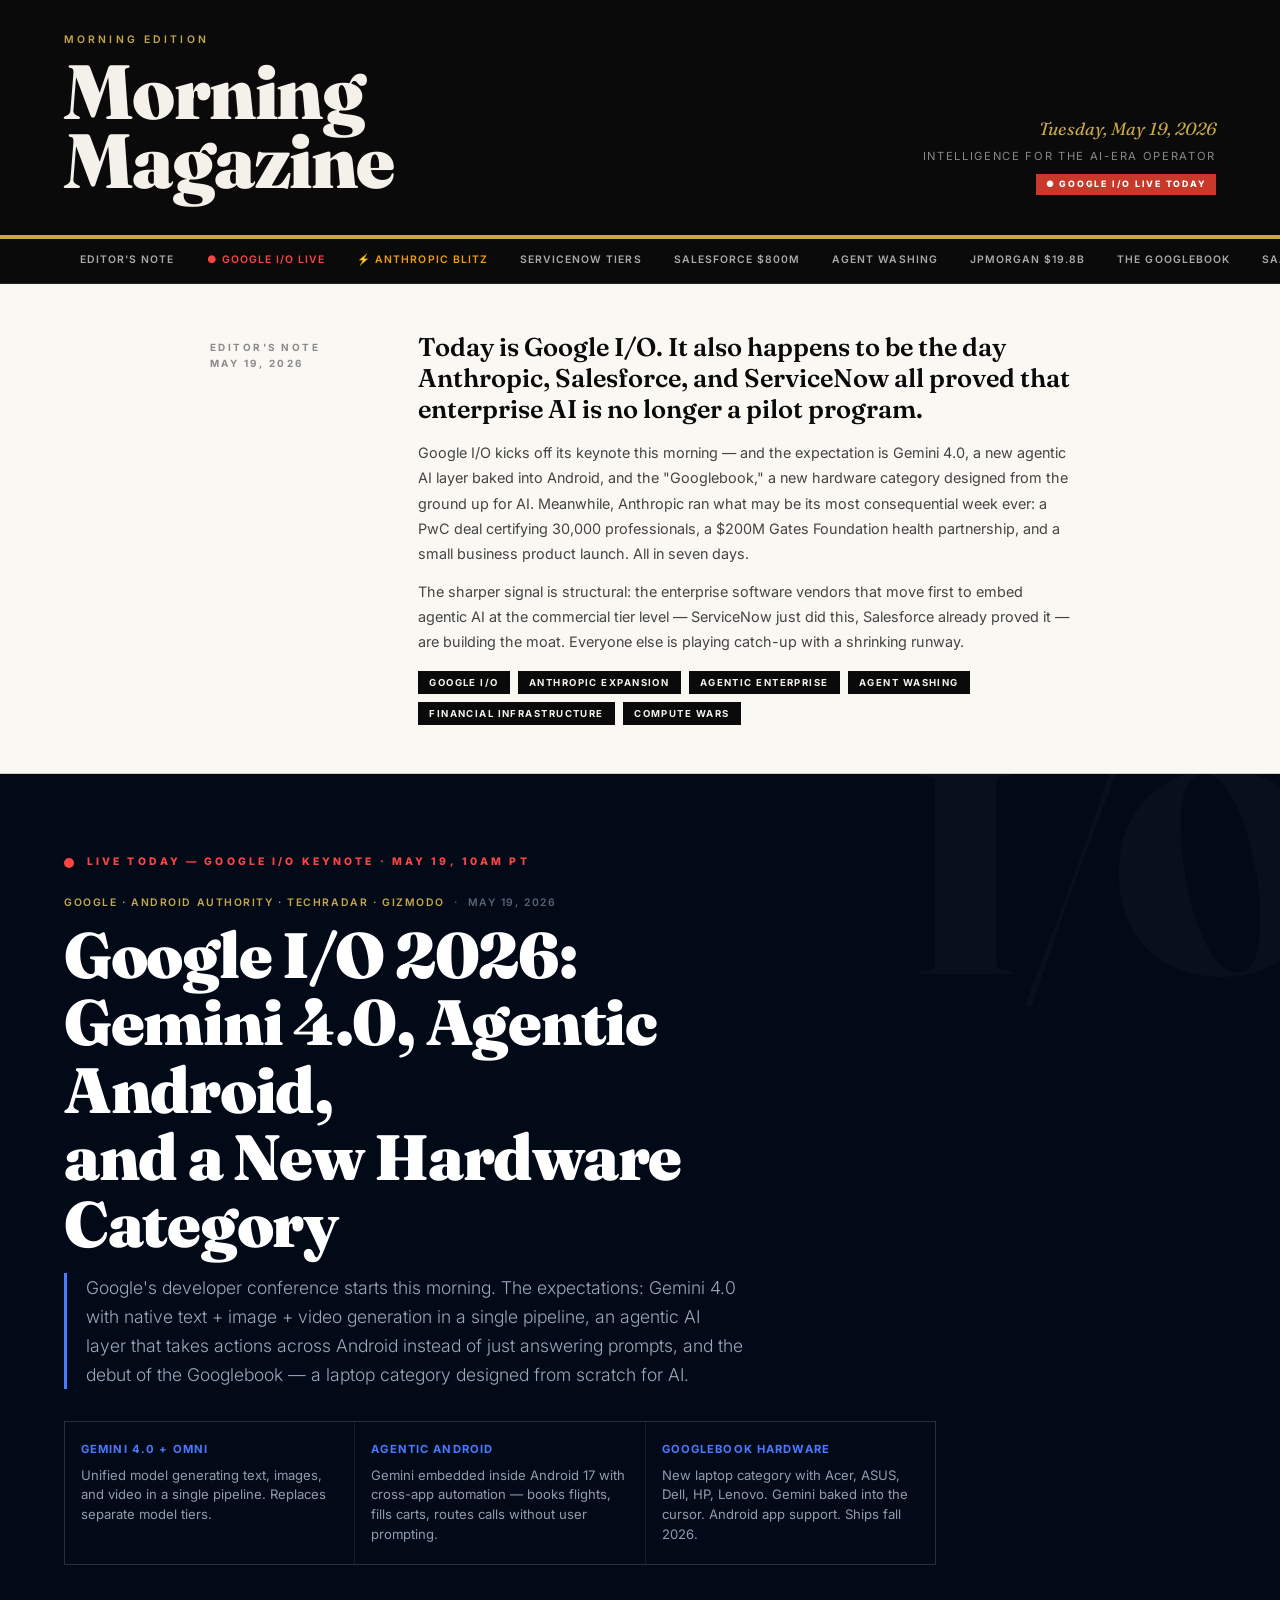
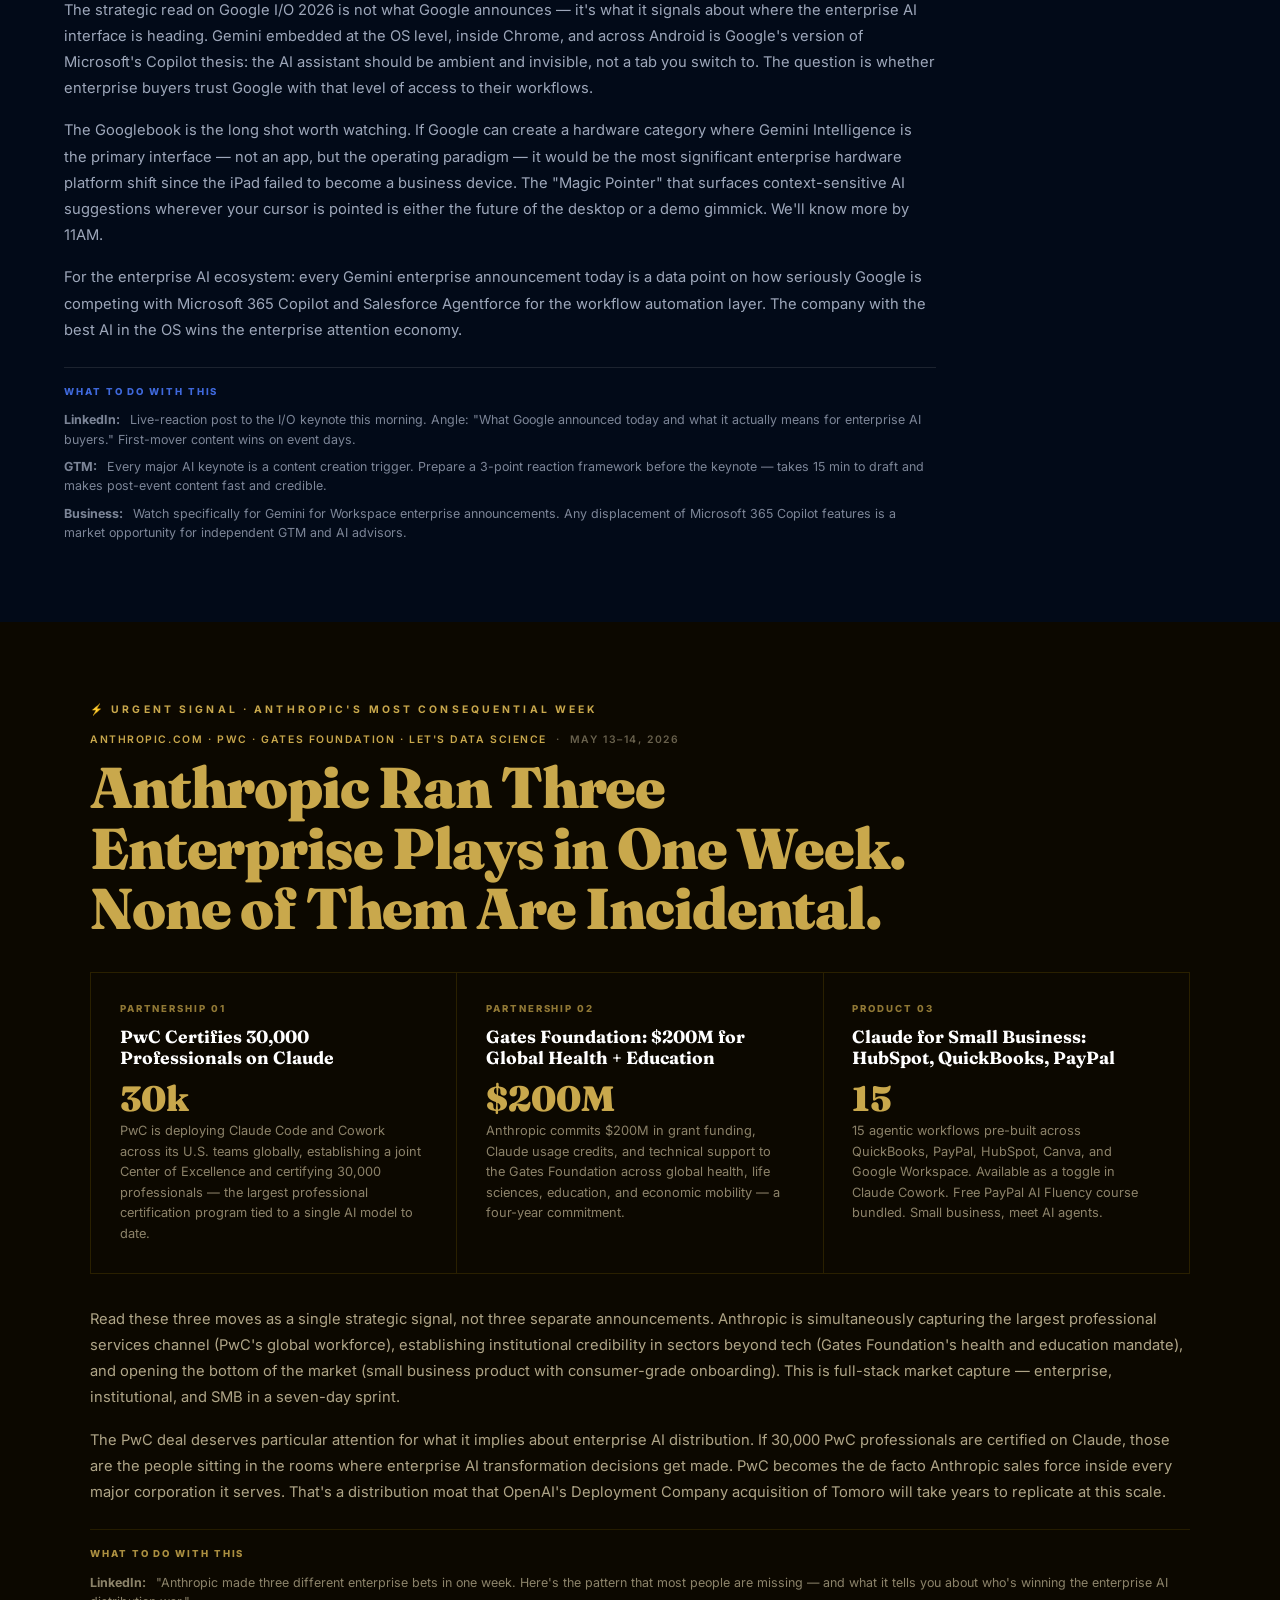
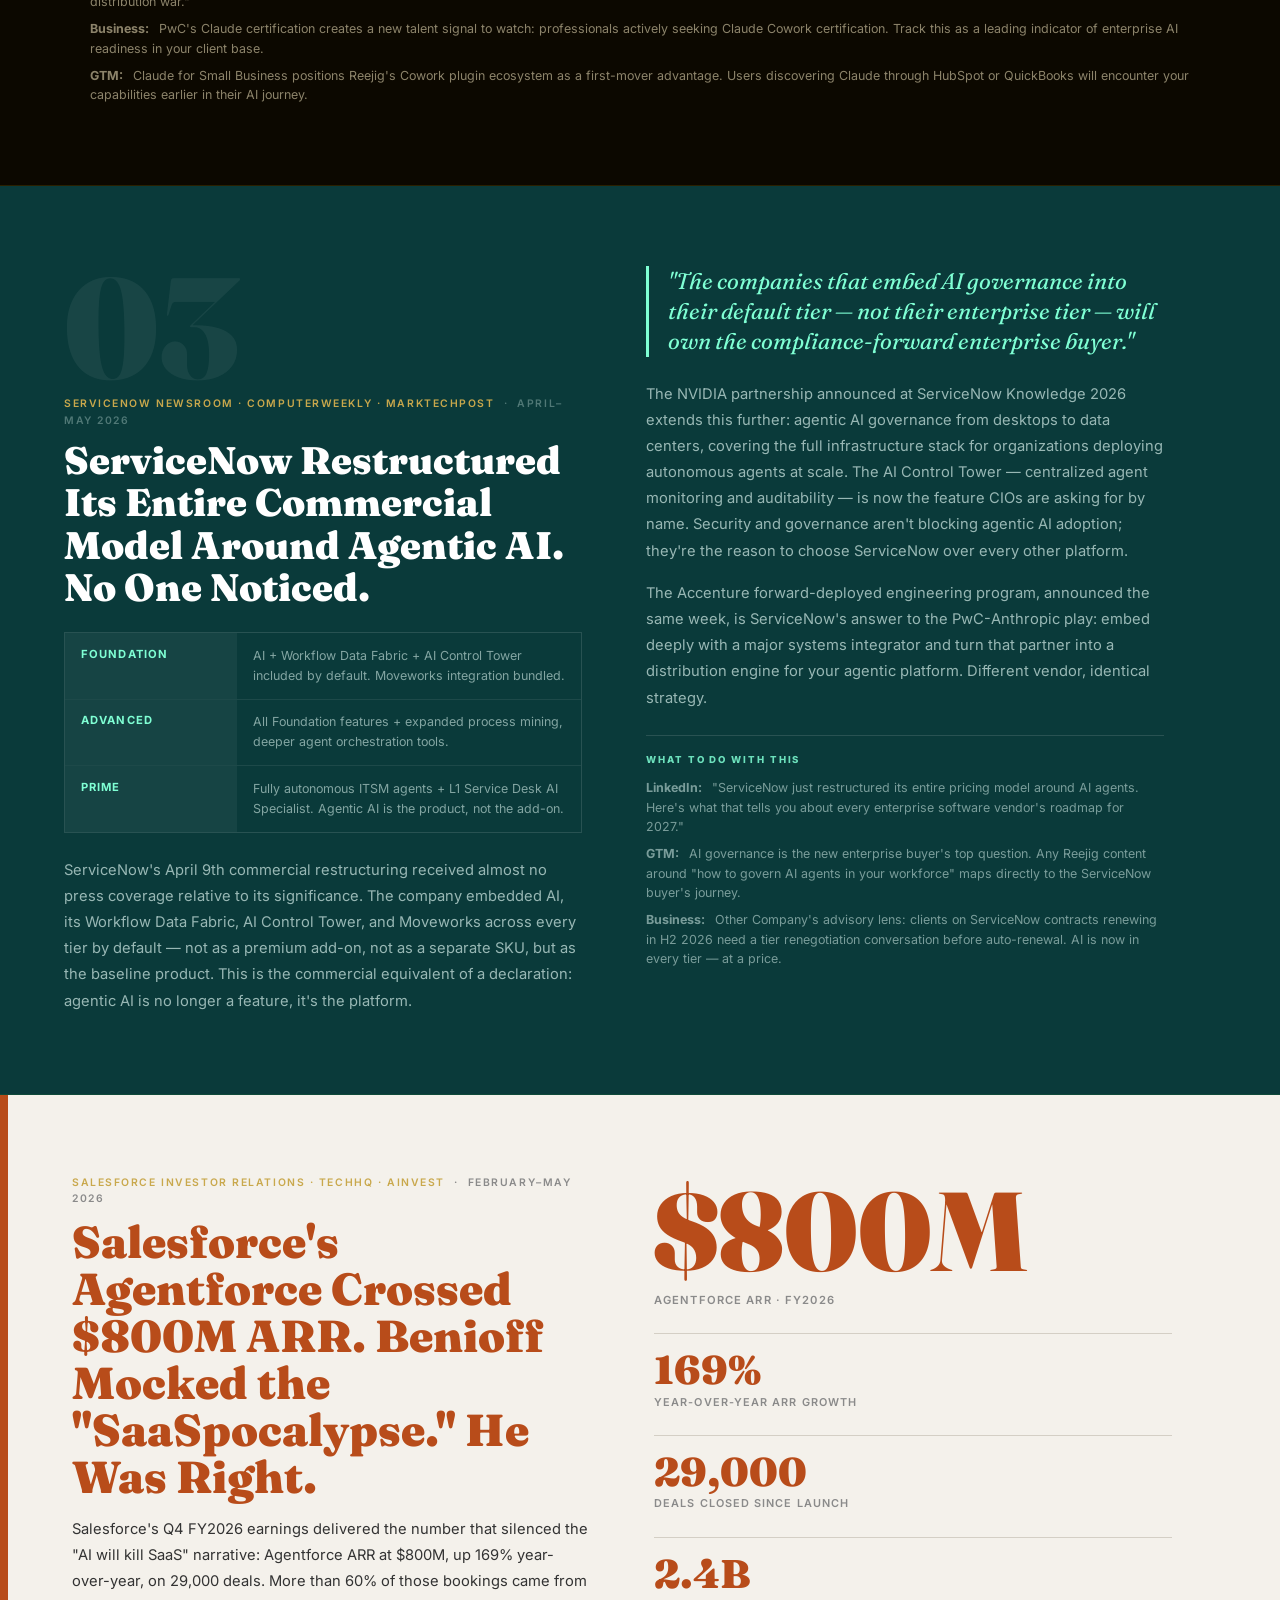
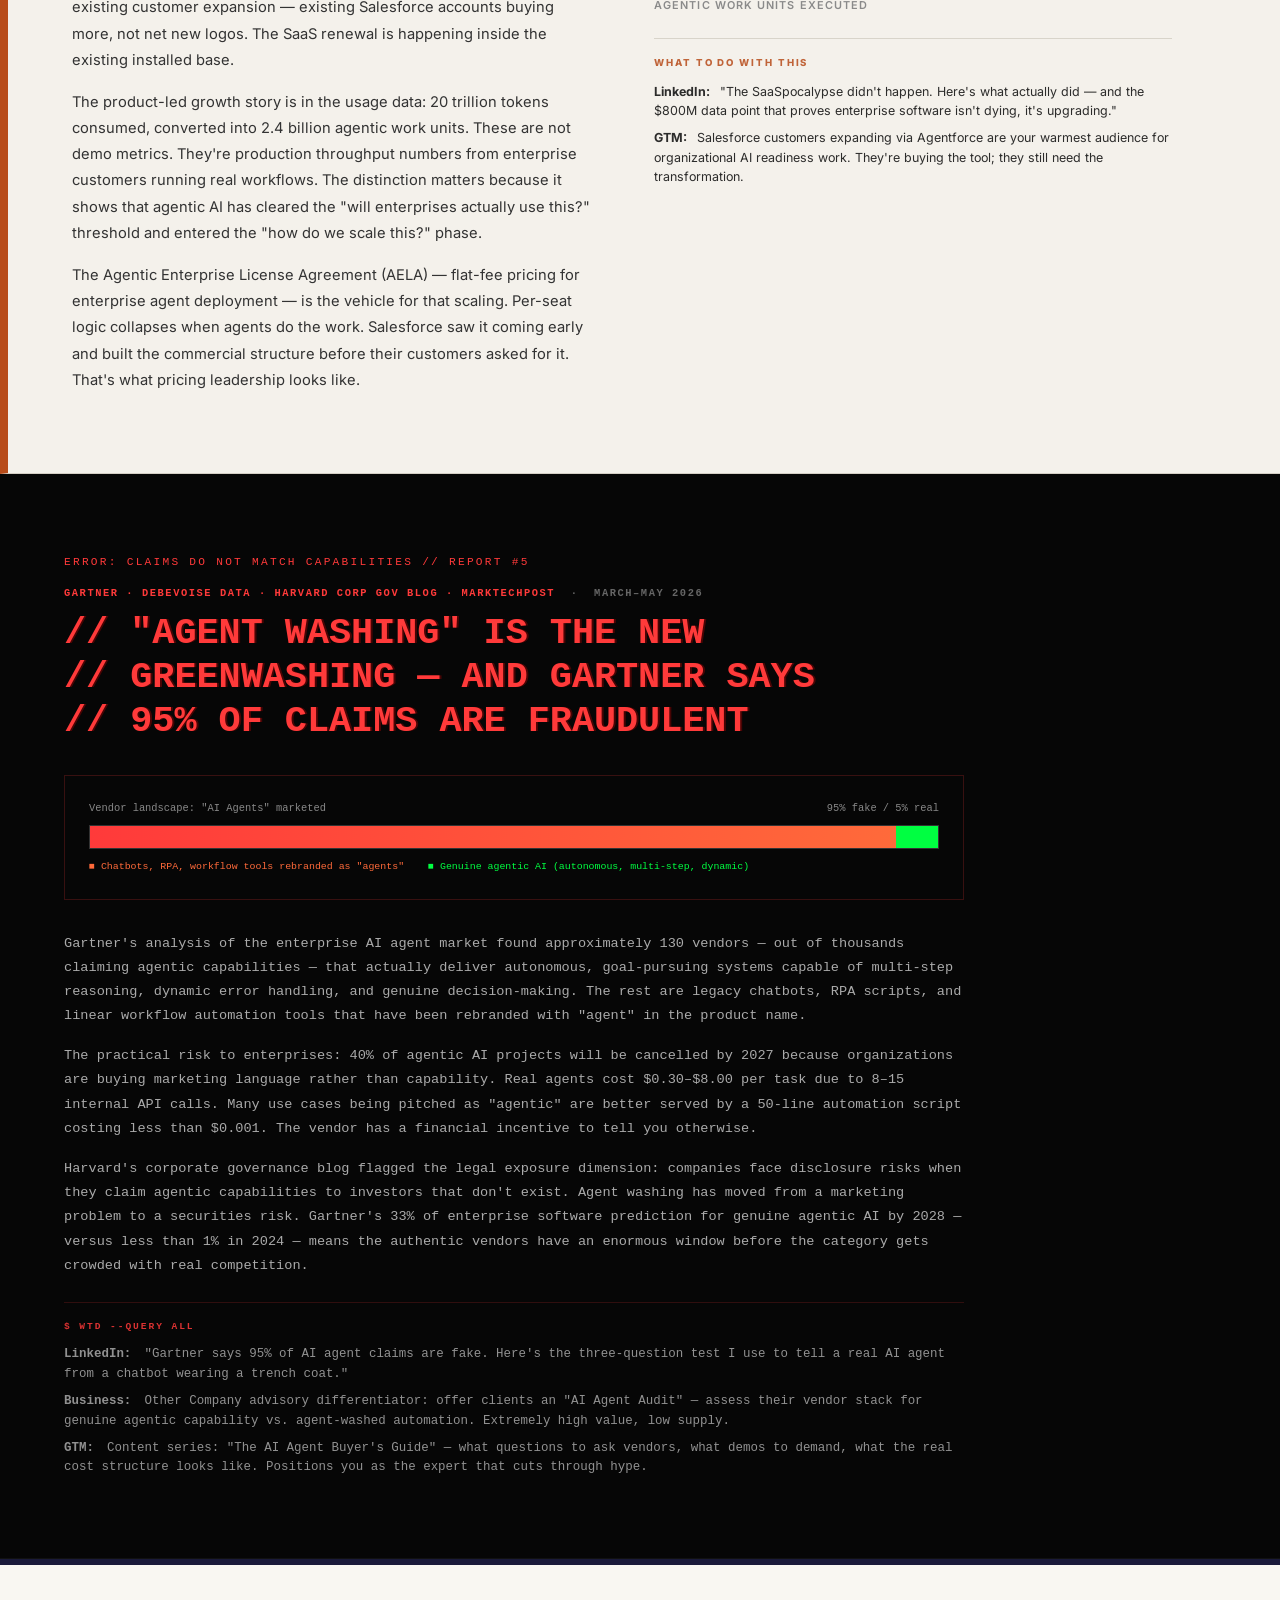
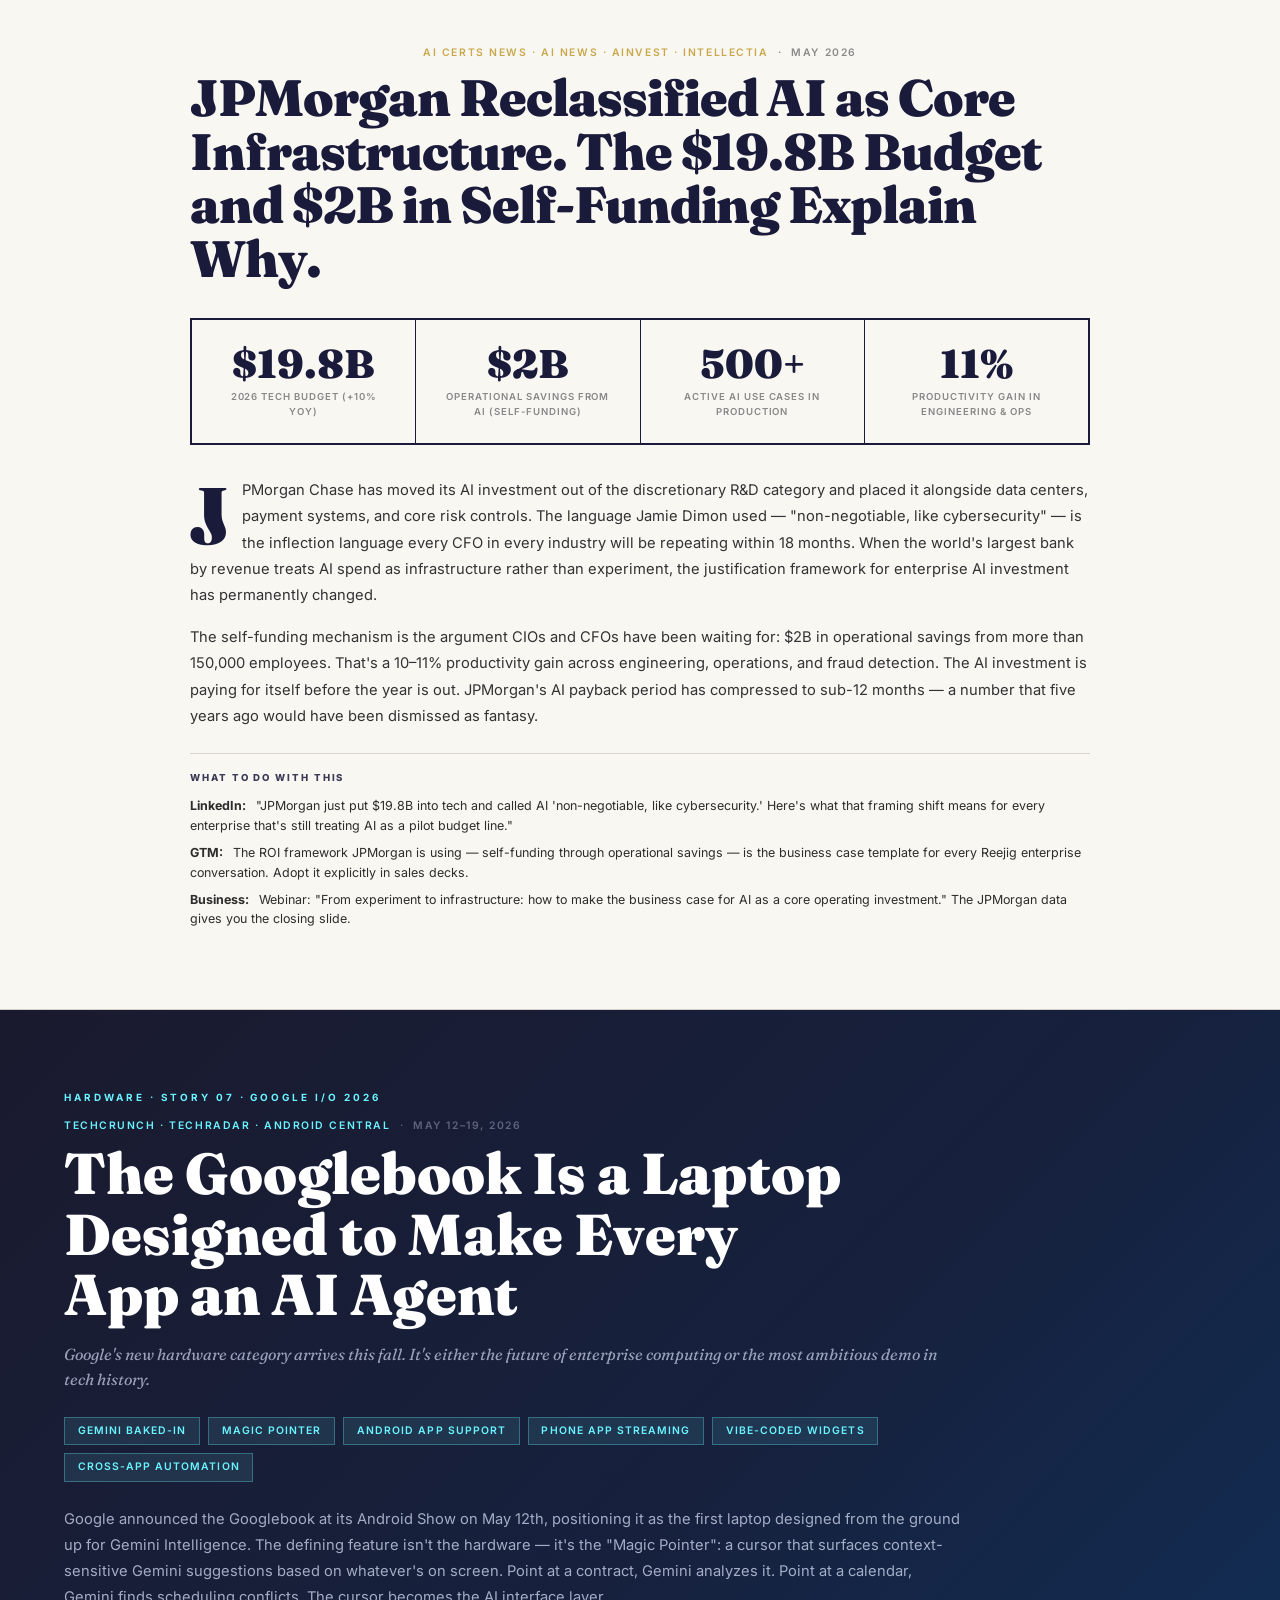
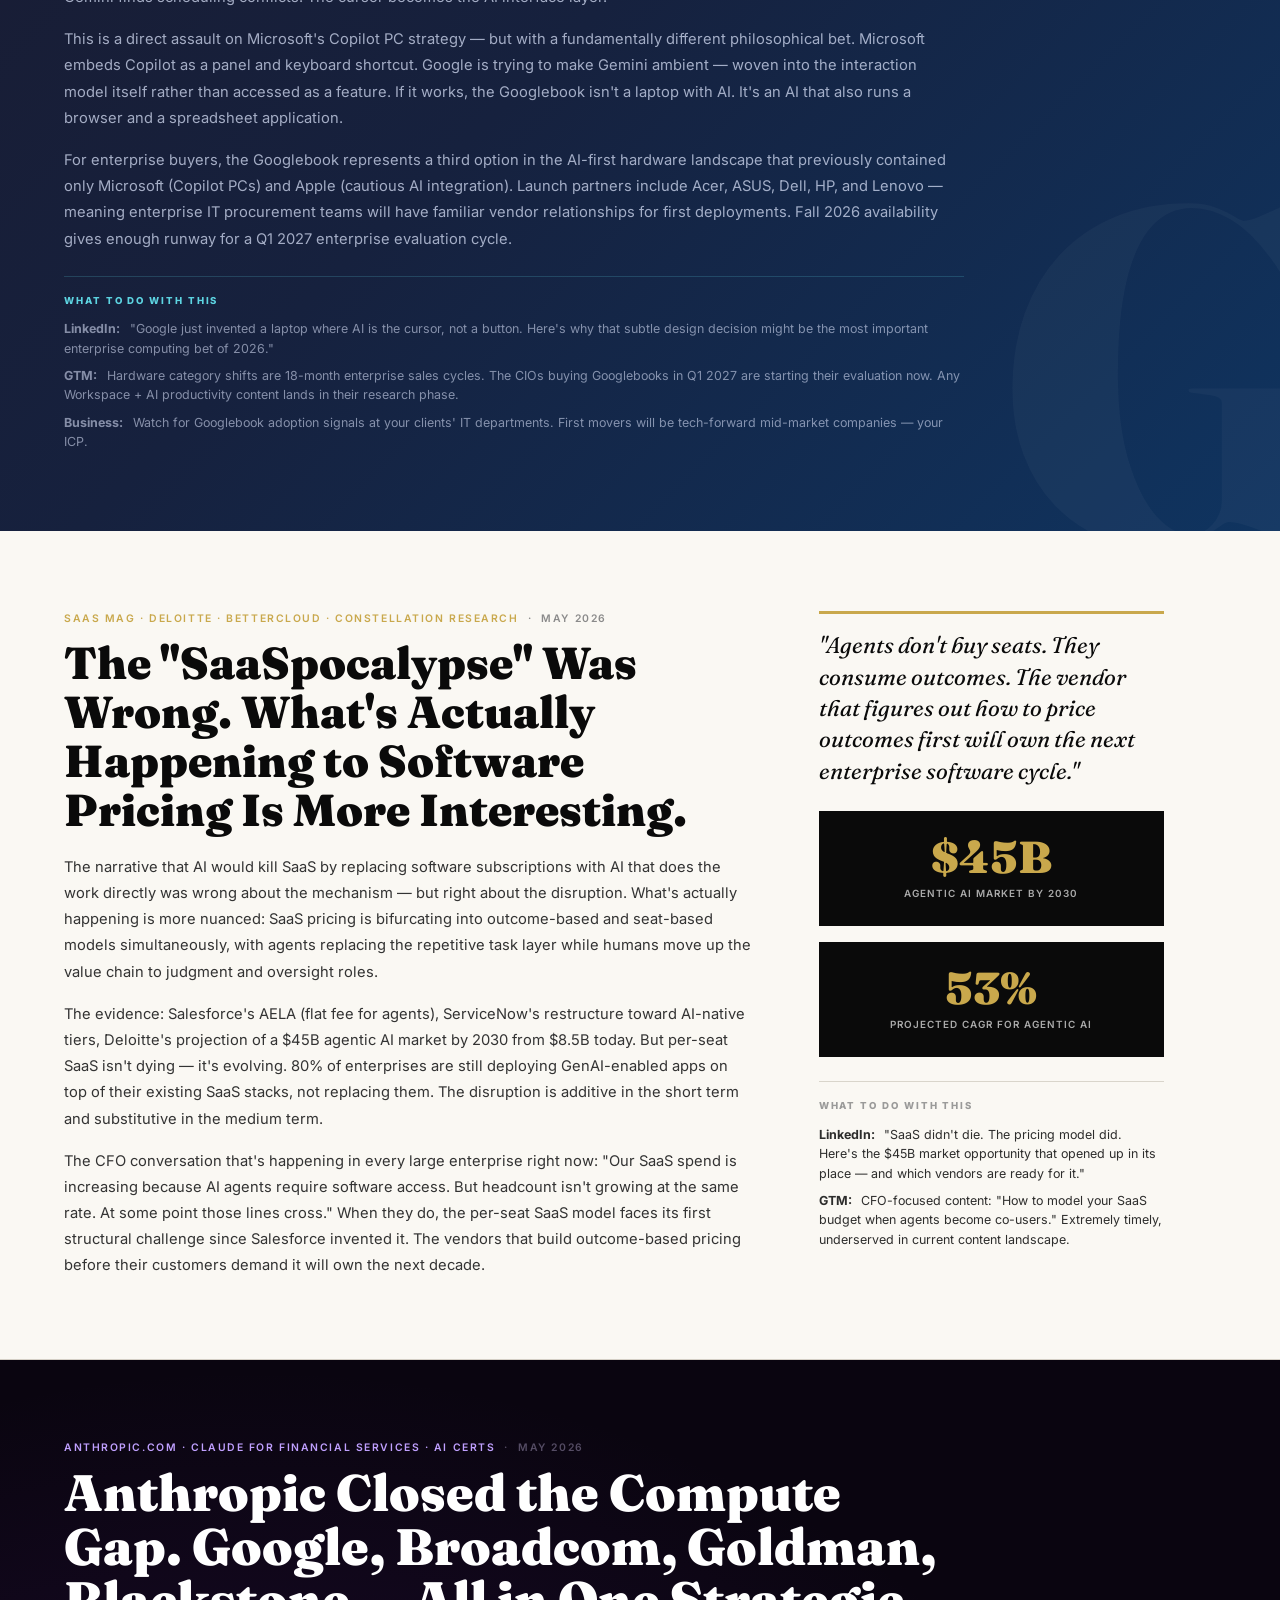
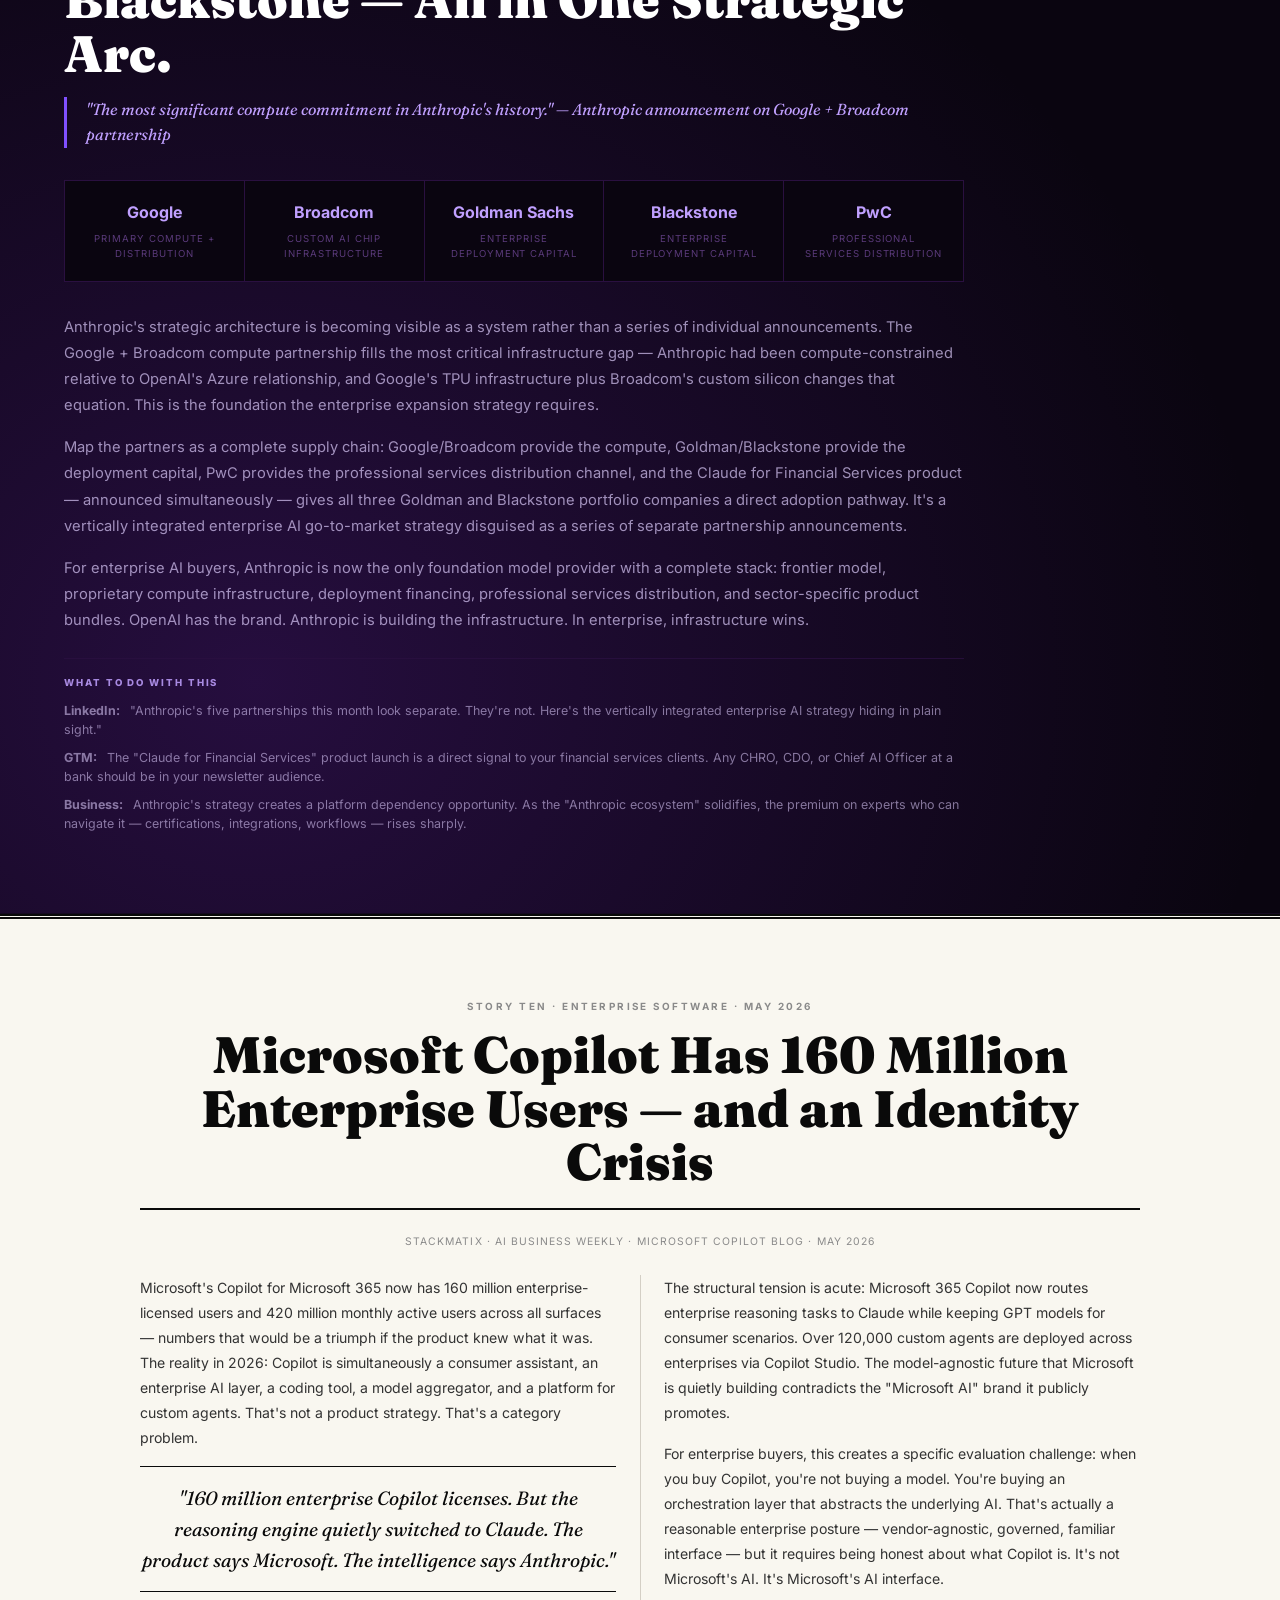
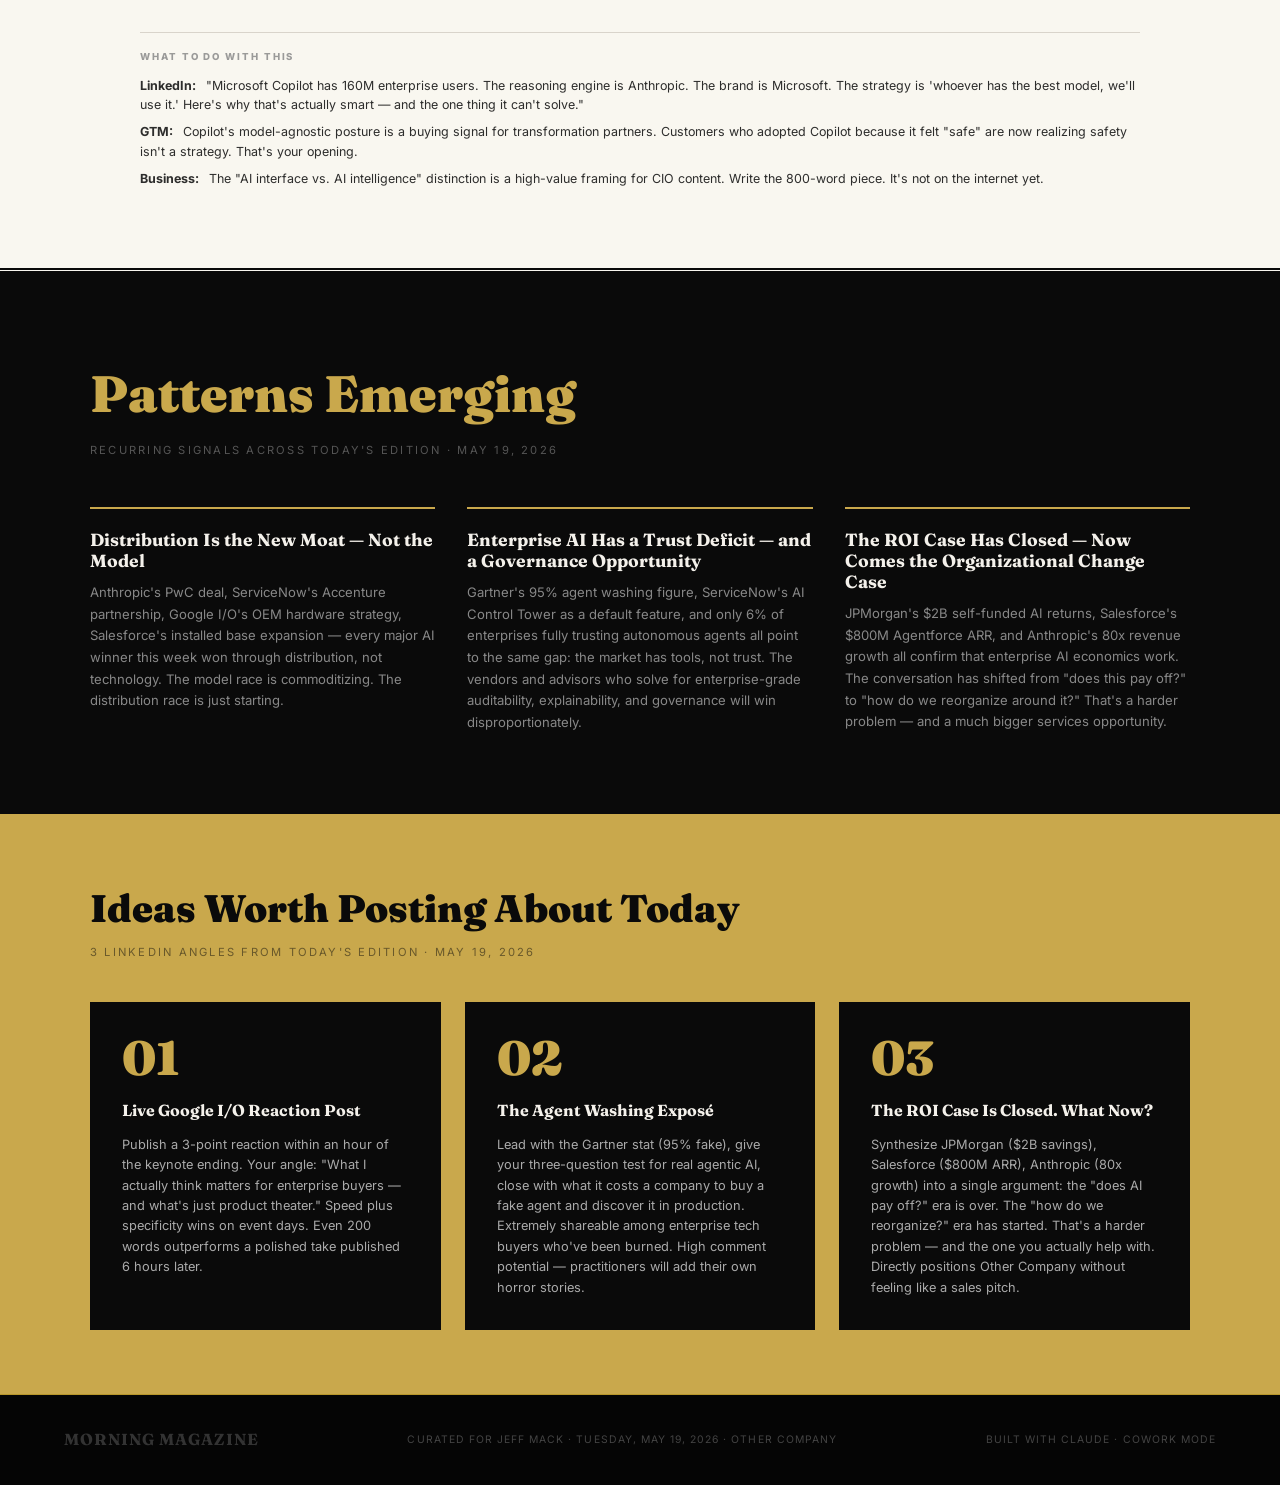
<file: magazines/2026-05-19.html>
<!DOCTYPE html>
<html lang="en">
<head>
<meta charset="UTF-8">
<meta name="viewport" content="width=device-width, initial-scale=1.0">
<title>Morning Edition — May 19, 2026</title>
<link href="https://fonts.googleapis.com/css2?family=Fraunces:ital,opsz,wght@0,9..144,300;0,9..144,400;0,9..144,600;0,9..144,700;0,9..144,900;1,9..144,300;1,9..144,400;1,9..144,700&family=Inter:wght@300;400;500;600;700&display=swap" rel="stylesheet">
<style>
  *, *::before, *::after { box-sizing: border-box; margin: 0; padding: 0; }

  :root {
    --ink: #0a0a0a;
    --paper: #f4f1eb;
    --cream: #faf8f3;
    --red: #c8392b;
    --gold: #c9a84c;
    --blue: #1a3a5c;
    --teal: #0a3a3a;
    --green: #1a4a2e;
    --orange: #b84c1a;
    --purple: #3d1a5c;
    --silver: #8a8a8a;
    --rule: #d4cfc5;
  }

  html { scroll-behavior: smooth; }

  body {
    background: var(--paper);
    color: var(--ink);
    font-family: 'Inter', sans-serif;
    font-size: 16px;
    line-height: 1.6;
    -webkit-font-smoothing: antialiased;
  }

  /* ── MASTHEAD ── */
  .masthead {
    background: var(--ink);
    color: var(--paper);
    padding: 2rem 4rem 2.5rem;
    display: flex;
    justify-content: space-between;
    align-items: flex-end;
    border-bottom: 4px solid var(--gold);
  }
  .masthead-left .edition-label {
    font-size: 0.65rem;
    font-weight: 600;
    letter-spacing: 0.3em;
    text-transform: uppercase;
    color: var(--gold);
    margin-bottom: 0.5rem;
  }
  .masthead-left h1 {
    font-family: 'Fraunces', serif;
    font-size: clamp(3rem, 6vw, 5.5rem);
    font-weight: 900;
    line-height: 0.9;
    letter-spacing: -0.02em;
  }
  .masthead-right { text-align: right; }
  .masthead-right .date {
    font-family: 'Fraunces', serif;
    font-size: 1.1rem;
    font-style: italic;
    color: var(--gold);
  }
  .masthead-right .tagline {
    font-size: 0.7rem;
    letter-spacing: 0.15em;
    text-transform: uppercase;
    color: #888;
    margin-top: 0.3rem;
  }
  .masthead-right .live-badge {
    display: inline-block;
    background: #c8392b;
    color: white;
    font-size: 0.55rem;
    font-weight: 800;
    letter-spacing: 0.2em;
    text-transform: uppercase;
    padding: 0.2rem 0.6rem;
    margin-top: 0.5rem;
    animation: pulse 2s infinite;
  }
  @keyframes pulse { 0%,100%{opacity:1} 50%{opacity:0.6} }

  /* ── NAV ── */
  .nav-bar {
    background: var(--ink);
    border-bottom: 1px solid #222;
    padding: 0 4rem;
    position: sticky;
    top: 0;
    z-index: 100;
    display: flex;
    overflow-x: auto;
    scrollbar-width: none;
  }
  .nav-bar::-webkit-scrollbar { display: none; }
  .nav-bar a {
    color: #aaa;
    text-decoration: none;
    font-size: 0.65rem;
    font-weight: 600;
    letter-spacing: 0.1em;
    text-transform: uppercase;
    padding: 0.8rem 1rem;
    white-space: nowrap;
    border-bottom: 2px solid transparent;
    transition: color 0.2s, border-color 0.2s;
  }
  .nav-bar a:hover { color: var(--gold); border-bottom-color: var(--gold); }
  .nav-bar a.live { color: #ff4444; }
  .nav-bar a.alert { color: #f59e0b; }

  /* ── SHARED ── */
  .story-meta {
    font-size: 0.65rem;
    font-weight: 600;
    letter-spacing: 0.15em;
    text-transform: uppercase;
    color: var(--silver);
    margin-bottom: 0.6rem;
  }
  .story-meta .source { color: var(--gold); }
  .story-body p { margin-bottom: 1rem; font-size: 0.92rem; line-height: 1.78; color: #333; }
  .story-body p:last-child { margin-bottom: 0; }
  .wtd { margin-top: 1.5rem; border-top: 1px solid currentColor; padding-top: 1rem; opacity: 0.85; }
  .wtd-label { font-size: 0.6rem; font-weight: 800; letter-spacing: 0.2em; text-transform: uppercase; margin-bottom: 0.7rem; }
  .wtd-items { display: flex; flex-direction: column; gap: 0.5rem; }
  .wtd-item { font-size: 0.78rem; line-height: 1.55; }
  .wtd-item strong { font-weight: 700; margin-right: 0.35rem; }
  .alert-badge {
    display: inline-block;
    background: var(--red);
    color: white;
    font-size: 0.6rem;
    font-weight: 800;
    letter-spacing: 0.2em;
    text-transform: uppercase;
    padding: 0.2rem 0.6rem;
    margin-bottom: 0.8rem;
  }

  /* ══════════════════════════════════════════
     STORY TREATMENTS
  ══════════════════════════════════════════ */

  /* ─── S1: LIVE BREAKING / DIAGONAL SPLIT ─── */
  #s1.live-story {
    background: #020a18;
    color: #e0eaff;
    padding: 0;
    overflow: hidden;
    position: relative;
    min-height: 500px;
  }
  #s1 .live-bg-text {
    position: absolute;
    top: -3rem;
    right: -3rem;
    font-family: 'Fraunces', serif;
    font-size: 18rem;
    font-weight: 900;
    color: rgba(255,255,255,0.025);
    line-height: 1;
    pointer-events: none;
    user-select: none;
  }
  #s1 .live-inner {
    position: relative;
    z-index: 2;
    padding: 5rem 4rem;
    max-width: 1000px;
  }
  #s1 .live-ticker {
    display: flex;
    align-items: center;
    gap: 0.8rem;
    margin-bottom: 1.5rem;
  }
  #s1 .live-dot {
    width: 10px; height: 10px;
    border-radius: 50%;
    background: #ff4444;
    animation: pulse 1.5s infinite;
  }
  #s1 .live-label {
    font-size: 0.65rem;
    font-weight: 800;
    letter-spacing: 0.3em;
    text-transform: uppercase;
    color: #ff4444;
  }
  #s1 .live-headline {
    font-family: 'Fraunces', serif;
    font-size: clamp(2.5rem, 5vw, 4.5rem);
    font-weight: 900;
    line-height: 1.05;
    letter-spacing: -0.02em;
    color: #fff;
    margin-bottom: 1rem;
  }
  #s1 .live-deck {
    font-size: 1.1rem;
    font-weight: 300;
    color: rgba(224,234,255,0.7);
    max-width: 680px;
    line-height: 1.65;
    margin-bottom: 2rem;
    border-left: 3px solid #4a7aff;
    padding-left: 1.2rem;
  }
  #s1 .announcement-grid {
    display: grid;
    grid-template-columns: repeat(3, 1fr);
    gap: 1px;
    background: rgba(255,255,255,0.08);
    border: 1px solid rgba(255,255,255,0.08);
    margin: 2rem 0;
  }
  #s1 .ann-cell {
    background: rgba(2,10,24,0.95);
    padding: 1.2rem 1rem;
  }
  #s1 .ann-cell .title {
    font-size: 0.7rem;
    font-weight: 700;
    letter-spacing: 0.1em;
    text-transform: uppercase;
    color: #4a7aff;
    margin-bottom: 0.4rem;
  }
  #s1 .ann-cell .desc { font-size: 0.82rem; color: rgba(224,234,255,0.65); line-height: 1.5; }
  #s1 .story-body p { color: rgba(224,234,255,0.7); }
  #s1 .wtd { border-color: rgba(255,255,255,0.12); }
  #s1 .wtd-label { color: #4a7aff; }
  #s1 .wtd-item { color: rgba(224,234,255,0.65); }

  /* ─── S2: TRIPLE-SCOOP ANTHROPIC / GOLD ON BLACK ─── */
  #s2.triple-story {
    background: #0c0800;
    color: #f5e8c0;
    padding: 5rem 4rem;
    border-bottom: 1px solid #2a2000;
  }
  #s2 .triple-inner { max-width: 1100px; margin: 0 auto; }
  #s2 .triple-eyebrow {
    font-size: 0.65rem;
    font-weight: 700;
    letter-spacing: 0.3em;
    text-transform: uppercase;
    color: var(--gold);
    margin-bottom: 0.8rem;
  }
  #s2 .triple-headline {
    font-family: 'Fraunces', serif;
    font-size: clamp(2.2rem, 4.5vw, 4rem);
    font-weight: 900;
    line-height: 1.05;
    letter-spacing: -0.02em;
    color: var(--gold);
    margin-bottom: 1.5rem;
  }
  #s2 .triple-cards {
    display: grid;
    grid-template-columns: repeat(3, 1fr);
    gap: 1px;
    background: #2a2000;
    border: 1px solid #2a2000;
    margin: 2rem 0;
  }
  #s2 .triple-card {
    background: #0c0800;
    padding: 1.8rem;
  }
  #s2 .triple-card .label {
    font-size: 0.6rem;
    font-weight: 800;
    letter-spacing: 0.2em;
    text-transform: uppercase;
    color: var(--gold);
    margin-bottom: 0.6rem;
    opacity: 0.7;
  }
  #s2 .triple-card h3 {
    font-family: 'Fraunces', serif;
    font-size: 1.1rem;
    font-weight: 700;
    color: #fff;
    line-height: 1.2;
    margin-bottom: 0.6rem;
  }
  #s2 .triple-card p { font-size: 0.8rem; color: rgba(245,232,192,0.55); line-height: 1.6; }
  #s2 .triple-card .stat { font-family: 'Fraunces', serif; font-size: 2.2rem; font-weight: 900; color: var(--gold); line-height: 1; margin: 0.8rem 0 0.3rem; }
  #s2 .story-body p { color: rgba(245,232,192,0.7); }
  #s2 .wtd { border-color: #2a2000; }
  #s2 .wtd-label { color: var(--gold); }
  #s2 .wtd-item { color: rgba(245,232,192,0.65); }

  /* ─── S3: SWISS TEAL GRID ─── */
  #s3.teal-story {
    background: var(--teal);
    color: #d4ede8;
    padding: 5rem 4rem;
    border-bottom: 1px solid #0f4a3a;
  }
  #s3 .teal-inner {
    max-width: 1100px;
    display: grid;
    grid-template-columns: 1fr 1fr;
    gap: 4rem;
    align-items: start;
  }
  #s3 .teal-num {
    font-family: 'Fraunces', serif;
    font-size: 9rem;
    font-weight: 900;
    line-height: 0.85;
    color: rgba(255,255,255,0.06);
    margin-bottom: 0.5rem;
  }
  #s3 .teal-headline {
    font-family: 'Fraunces', serif;
    font-size: clamp(1.8rem, 3vw, 2.8rem);
    font-weight: 900;
    line-height: 1.1;
    color: #fff;
    margin-bottom: 1rem;
  }
  #s3 .story-body p { color: rgba(212,237,232,0.7); }
  #s3 .tier-table {
    border: 1px solid rgba(255,255,255,0.12);
    margin: 1.5rem 0;
  }
  #s3 .tier-row {
    display: grid;
    grid-template-columns: 1fr 2fr;
    border-bottom: 1px solid rgba(255,255,255,0.08);
  }
  #s3 .tier-row:last-child { border-bottom: none; }
  #s3 .tier-name {
    background: rgba(255,255,255,0.05);
    padding: 0.8rem 1rem;
    font-size: 0.7rem;
    font-weight: 700;
    letter-spacing: 0.1em;
    text-transform: uppercase;
    color: #7fffd4;
  }
  #s3 .tier-desc { padding: 0.8rem 1rem; font-size: 0.78rem; color: rgba(212,237,232,0.6); }
  #s3 .pull-quote {
    font-family: 'Fraunces', serif;
    font-size: 1.4rem;
    font-weight: 400;
    font-style: italic;
    line-height: 1.35;
    color: #7fffd4;
    border-left: 3px solid #7fffd4;
    padding-left: 1.2rem;
    margin-bottom: 1.5rem;
  }
  #s3 .wtd { border-color: rgba(255,255,255,0.15); }
  #s3 .wtd-label { color: #7fffd4; }
  #s3 .wtd-item { color: rgba(212,237,232,0.65); }

  /* ─── S4: MONEY / DEEP RED ─── */
  #s4.money-story {
    background: var(--paper);
    padding: 5rem 4rem;
    border-left: 8px solid var(--orange);
    border-bottom: 1px solid var(--rule);
  }
  #s4 .money-inner { max-width: 1100px; display: grid; grid-template-columns: 1fr 1fr; gap: 4rem; }
  #s4 .money-headline {
    font-family: 'Fraunces', serif;
    font-size: clamp(1.8rem, 3.5vw, 3rem);
    font-weight: 900;
    line-height: 1.05;
    color: var(--orange);
    margin-bottom: 1rem;
  }
  #s4 .big-arro {
    font-family: 'Fraunces', serif;
    font-size: 7rem;
    font-weight: 900;
    color: var(--orange);
    line-height: 1;
    margin-bottom: 0.3rem;
  }
  #s4 .big-arro-label { font-size: 0.7rem; font-weight: 600; letter-spacing: 0.1em; text-transform: uppercase; color: var(--silver); }
  #s4 .stat-stack { display: flex; flex-direction: column; gap: 1.5rem; margin-top: 1.5rem; }
  #s4 .stat-item { border-top: 1px solid var(--rule); padding-top: 1rem; }
  #s4 .stat-item .n { font-family: 'Fraunces', serif; font-size: 2.5rem; font-weight: 900; color: var(--orange); line-height: 1; }
  #s4 .stat-item .d { font-size: 0.68rem; font-weight: 600; letter-spacing: 0.1em; text-transform: uppercase; color: var(--silver); margin-top: 0.2rem; }
  #s4 .wtd { border-color: var(--rule); }
  #s4 .wtd-label { color: var(--orange); }

  /* ─── S5: HACKER / TERMINAL (AGENT WASHING) ─── */
  #s5.glitch-story {
    background: #060606;
    color: #f0f0f0;
    padding: 5rem 4rem;
    font-family: 'Courier New', monospace;
    overflow: hidden;
    position: relative;
    border-bottom: 1px solid #111;
  }
  #s5 .glitch-inner { max-width: 900px; position: relative; z-index: 1; }
  #s5 .glitch-eyebrow {
    font-size: 0.7rem;
    color: #ff3a3a;
    letter-spacing: 0.2em;
    text-transform: uppercase;
    margin-bottom: 0.8rem;
  }
  #s5 .glitch-headline {
    font-family: 'Courier New', monospace;
    font-size: clamp(1.4rem, 3vw, 2.3rem);
    font-weight: 700;
    color: #ff3a3a;
    line-height: 1.2;
    margin-bottom: 1.5rem;
    text-shadow: 2px 0 #ff000044;
  }
  #s5 .fraud-meter {
    margin: 2rem 0;
    border: 1px solid #ff3a3a33;
    padding: 1.5rem;
  }
  #s5 .fraud-bar-label {
    display: flex;
    justify-content: space-between;
    font-size: 0.65rem;
    color: #888;
    margin-bottom: 0.5rem;
  }
  #s5 .fraud-bar-track {
    height: 24px;
    background: #111;
    border: 1px solid #333;
    position: relative;
    overflow: hidden;
  }
  #s5 .fraud-bar-fill {
    height: 100%;
    background: linear-gradient(90deg, #ff3a3a, #ff6a3a);
    width: 95%;
    position: relative;
  }
  #s5 .fraud-bar-real {
    position: absolute;
    right: 0;
    top: 0;
    width: 5%;
    height: 100%;
    background: #00ff41;
  }
  #s5 .fraud-legend {
    display: flex;
    gap: 1.5rem;
    margin-top: 0.6rem;
    font-size: 0.62rem;
    color: #666;
  }
  #s5 .story-body p { color: #aaa; font-family: 'Courier New', monospace; font-size: 0.85rem; }
  #s5 .wtd { border-color: #ff3a3a33; }
  #s5 .wtd-label { color: #ff3a3a; }
  #s5 .wtd-item { color: #aaa; font-family: 'Courier New', monospace; font-size: 0.78rem; }

  /* ─── S6: BANK / AUTHORITY (JPMORGAN) ─── */
  #s6.bank-story {
    background: #f9f7f2;
    padding: 5rem 4rem;
    border-top: 6px solid #1a1a3a;
    border-bottom: 1px solid var(--rule);
  }
  #s6 .bank-inner { max-width: 900px; margin: 0 auto; }
  #s6 .bank-headline {
    font-family: 'Fraunces', serif;
    font-size: clamp(2rem, 4vw, 3.5rem);
    font-weight: 900;
    line-height: 1.05;
    letter-spacing: -0.02em;
    color: #1a1a3a;
    margin-bottom: 1.2rem;
  }
  #s6 .story-body p:first-child::first-letter {
    font-family: 'Fraunces', serif;
    font-size: 5rem;
    font-weight: 900;
    line-height: 0.75;
    float: left;
    margin-right: 0.15em;
    margin-top: 0.1em;
    color: #1a1a3a;
  }
  #s6 .bank-stats {
    display: flex;
    gap: 0;
    border: 2px solid #1a1a3a;
    margin: 2rem 0;
  }
  #s6 .bank-stat {
    flex: 1;
    padding: 1.5rem;
    border-right: 1px solid #1a1a3a;
    text-align: center;
  }
  #s6 .bank-stat:last-child { border-right: none; }
  #s6 .bank-stat .n { font-family: 'Fraunces', serif; font-size: 2.5rem; font-weight: 900; color: #1a1a3a; line-height: 1; }
  #s6 .bank-stat .d { font-size: 0.6rem; font-weight: 600; letter-spacing: 0.1em; text-transform: uppercase; color: #888; margin-top: 0.3rem; }
  #s6 .wtd { border-color: var(--rule); }
  #s6 .wtd-label { color: #1a1a3a; }

  /* ─── S7: PRODUCT / GOOGLEBOOK ─── */
  #s7.product-story {
    background: linear-gradient(135deg, #1a1a2e 0%, #16213e 50%, #0f3460 100%);
    color: #e0e8ff;
    padding: 5rem 4rem;
    position: relative;
    overflow: hidden;
  }
  #s7.product-story::before {
    content: 'G';
    position: absolute;
    right: -4rem;
    bottom: -5rem;
    font-family: 'Fraunces', serif;
    font-size: 30rem;
    font-weight: 900;
    color: rgba(255,255,255,0.03);
    line-height: 1;
    pointer-events: none;
  }
  #s7 .product-inner { max-width: 900px; position: relative; z-index: 1; }
  #s7 .product-category {
    font-size: 0.62rem;
    font-weight: 700;
    letter-spacing: 0.3em;
    text-transform: uppercase;
    color: #6af4ff;
    margin-bottom: 0.8rem;
  }
  #s7 .product-headline {
    font-family: 'Fraunces', serif;
    font-size: clamp(2.2rem, 4.5vw, 3.8rem);
    font-weight: 900;
    line-height: 1.05;
    color: #fff;
    margin-bottom: 1rem;
  }
  #s7 .feature-pills {
    display: flex;
    flex-wrap: wrap;
    gap: 0.5rem;
    margin: 1.5rem 0;
  }
  #s7 .pill {
    background: rgba(106,244,255,0.1);
    border: 1px solid rgba(106,244,255,0.3);
    color: #6af4ff;
    font-size: 0.65rem;
    font-weight: 600;
    letter-spacing: 0.1em;
    text-transform: uppercase;
    padding: 0.3rem 0.8rem;
  }
  #s7 .story-body p { color: rgba(224,232,255,0.7); }
  #s7 .wtd { border-color: rgba(106,244,255,0.2); }
  #s7 .wtd-label { color: #6af4ff; }
  #s7 .wtd-item { color: rgba(224,232,255,0.65); }

  /* ─── S8: EDITORIAL TWO-COL (SALESFORCE) ─── */
  #s8.editorial-story {
    background: var(--cream);
    padding: 5rem 4rem;
    border-bottom: 1px solid var(--rule);
  }
  #s8 .editorial-inner { max-width: 1100px; display: grid; grid-template-columns: 2fr 1fr; gap: 4rem; }
  #s8 .editorial-headline {
    font-family: 'Fraunces', serif;
    font-size: clamp(1.8rem, 3.5vw, 3rem);
    font-weight: 900;
    line-height: 1.1;
    margin-bottom: 1.2rem;
  }
  #s8 .sidebar-quote {
    font-family: 'Fraunces', serif;
    font-size: 1.4rem;
    font-style: italic;
    line-height: 1.4;
    border-top: 3px solid var(--gold);
    padding-top: 1rem;
    margin-bottom: 1.5rem;
  }
  #s8 .sidebar-stat {
    background: var(--ink);
    color: var(--paper);
    padding: 1.5rem;
    text-align: center;
    margin-bottom: 1rem;
  }
  #s8 .sidebar-stat .n { font-family: 'Fraunces', serif; font-size: 2.8rem; font-weight: 900; color: var(--gold); line-height: 1; }
  #s8 .sidebar-stat .d { font-size: 0.62rem; font-weight: 600; letter-spacing: 0.1em; text-transform: uppercase; color: #aaa; margin-top: 0.4rem; }
  #s8 .wtd { border-color: var(--rule); }
  #s8 .wtd-label { color: var(--silver); }

  /* ─── S9: NIGHT PURPLE (ANTHROPIC COMPUTE) ─── */
  #s9.compute-story {
    background: #0a0510;
    color: #e0d0ff;
    padding: 5rem 4rem;
    border-bottom: 1px solid #150a20;
    position: relative;
    overflow: hidden;
  }
  #s9.compute-story::after {
    content: '';
    position: absolute;
    top: 0; left: 0; right: 0; bottom: 0;
    background: radial-gradient(ellipse at 20% 80%, rgba(90,30,150,0.35) 0%, transparent 70%);
    pointer-events: none;
  }
  #s9 .compute-inner { max-width: 900px; position: relative; z-index: 1; }
  #s9 .compute-headline {
    font-family: 'Fraunces', serif;
    font-size: clamp(2rem, 4vw, 3.5rem);
    font-weight: 900;
    line-height: 1.05;
    color: #fff;
    margin-bottom: 1rem;
  }
  #s9 .compute-deck {
    font-size: 1rem;
    color: #c0a0ff;
    font-style: italic;
    font-family: 'Fraunces', serif;
    margin-bottom: 2rem;
    border-left: 3px solid #8050ff;
    padding-left: 1.2rem;
  }
  #s9 .partner-row {
    display: flex;
    gap: 1px;
    background: #2a1040;
    border: 1px solid #2a1040;
    margin: 2rem 0;
  }
  #s9 .partner-cell {
    background: #0a0510;
    flex: 1;
    padding: 1.2rem;
    text-align: center;
  }
  #s9 .partner-cell .name { font-size: 1rem; font-weight: 700; color: #c0a0ff; margin-bottom: 0.3rem; }
  #s9 .partner-cell .role { font-size: 0.6rem; letter-spacing: 0.1em; text-transform: uppercase; color: #5a3a7a; }
  #s9 .story-body p { color: rgba(224,208,255,0.68); }
  #s9 .wtd { border-color: #2a1040; }
  #s9 .wtd-label { color: #c0a0ff; }
  #s9 .wtd-item { color: rgba(224,208,255,0.65); }

  /* ─── S10: NEWSPAPER / COPILOT ─── */
  #s10.news-story {
    background: #f9f7f0;
    padding: 5rem 4rem;
    border-top: 5px double var(--ink);
    border-bottom: 5px double var(--ink);
  }
  #s10 .news-inner { max-width: 1000px; margin: 0 auto; }
  #s10 .news-kicker {
    text-align: center;
    font-size: 0.62rem;
    font-weight: 700;
    letter-spacing: 0.25em;
    text-transform: uppercase;
    color: var(--silver);
    margin-bottom: 0.8rem;
  }
  #s10 .news-headline {
    font-family: 'Fraunces', serif;
    font-size: clamp(2rem, 4vw, 3.6rem);
    font-weight: 900;
    line-height: 1.05;
    text-align: center;
    padding-bottom: 1.2rem;
    border-bottom: 2px solid var(--ink);
    margin-bottom: 1.5rem;
  }
  #s10 .news-byline {
    text-align: center;
    font-size: 0.65rem;
    color: var(--silver);
    letter-spacing: 0.1em;
    text-transform: uppercase;
    margin-bottom: 1.5rem;
  }
  #s10 .news-columns { column-count: 2; column-gap: 3rem; column-rule: 1px solid var(--rule); }
  #s10 .story-body p { font-size: 0.88rem; }
  #s10 .news-pullquote {
    font-family: 'Fraunces', serif;
    font-size: 1.2rem;
    font-style: italic;
    text-align: center;
    padding: 1rem 0;
    border-top: 1px solid var(--ink);
    border-bottom: 1px solid var(--ink);
    margin: 1rem 0;
    break-inside: avoid;
  }
  #s10 .wtd { column-span: all; border-color: var(--rule); }
  #s10 .wtd-label { color: var(--silver); }

  /* ── EDITOR'S NOTE ── */
  .editors-note {
    background: var(--cream);
    padding: 3rem 4rem;
    border-bottom: 1px solid var(--rule);
  }
  .editors-note-inner {
    max-width: 860px;
    margin: 0 auto;
    display: grid;
    grid-template-columns: 160px 1fr;
    gap: 3rem;
    align-items: start;
  }
  .editors-note-label {
    font-size: 0.62rem;
    font-weight: 700;
    letter-spacing: 0.25em;
    text-transform: uppercase;
    color: var(--silver);
    padding-top: 0.5rem;
  }
  .editors-note h2 {
    font-family: 'Fraunces', serif;
    font-size: 1.6rem;
    font-weight: 600;
    line-height: 1.2;
    margin-bottom: 1rem;
  }
  .editors-note p { font-size: 0.9rem; color: #444; line-height: 1.75; margin-bottom: 0.8rem; }
  .theme-tags { display: flex; flex-wrap: wrap; gap: 0.5rem; margin-top: 1rem; }
  .theme-tag { background: var(--ink); color: var(--paper); font-size: 0.6rem; font-weight: 700; letter-spacing: 0.15em; text-transform: uppercase; padding: 0.25rem 0.7rem; }

  /* ── PATTERNS ── */
  .patterns-section {
    background: var(--ink);
    color: var(--paper);
    padding: 5rem 4rem;
  }
  .patterns-inner { max-width: 1100px; margin: 0 auto; }
  .patterns-section h2 {
    font-family: 'Fraunces', serif;
    font-size: clamp(2rem, 4vw, 3.5rem);
    font-weight: 900;
    margin-bottom: 0.4rem;
    color: var(--gold);
  }
  .patterns-section .sub { font-size: 0.7rem; letter-spacing: 0.2em; text-transform: uppercase; color: #555; margin-bottom: 3rem; }
  .patterns-grid { display: grid; grid-template-columns: repeat(3, 1fr); gap: 2rem; }
  .pattern-card { border-top: 2px solid var(--gold); padding-top: 1.2rem; }
  .pattern-card h3 { font-family: 'Fraunces', serif; font-size: 1.1rem; font-weight: 700; margin-bottom: 0.7rem; line-height: 1.2; }
  .pattern-card p { font-size: 0.82rem; color: #888; line-height: 1.65; }

  /* ── POST IDEAS ── */
  .post-ideas-section {
    background: var(--gold);
    padding: 4rem;
    border-bottom: 1px solid #b8962a;
  }
  .post-ideas-inner { max-width: 1100px; margin: 0 auto; }
  .post-ideas-section h2 {
    font-family: 'Fraunces', serif;
    font-size: clamp(1.8rem, 3vw, 2.8rem);
    font-weight: 900;
    color: var(--ink);
    margin-bottom: 0.3rem;
  }
  .post-ideas-section .sub { font-size: 0.7rem; letter-spacing: 0.2em; text-transform: uppercase; color: rgba(10,10,10,0.5); margin-bottom: 2.5rem; }
  .post-cards { display: grid; grid-template-columns: repeat(3, 1fr); gap: 1.5rem; }
  .post-card {
    background: var(--ink);
    color: var(--paper);
    padding: 2rem;
    transition: transform 0.2s;
  }
  .post-card:hover { transform: translateY(-3px); }
  .post-card .num { font-family: 'Fraunces', serif; font-size: 3rem; font-weight: 900; color: var(--gold); line-height: 1; margin-bottom: 1rem; }
  .post-card h3 { font-family: 'Fraunces', serif; font-size: 1rem; font-weight: 700; margin-bottom: 0.7rem; }
  .post-card p { font-size: 0.8rem; color: #aaa; line-height: 1.6; }

  /* ── FOOTER ── */
  .footer {
    background: #050505;
    color: #444;
    padding: 2rem 4rem;
    display: flex;
    justify-content: space-between;
    align-items: center;
    font-size: 0.65rem;
    letter-spacing: 0.1em;
    text-transform: uppercase;
  }
  .footer .logo { font-family: 'Fraunces', serif; font-size: 1rem; color: #333; font-weight: 700; }

  /* ── RESPONSIVE ── */
  @media (max-width: 768px) {
    .masthead, .editors-note, #s1 .live-inner, #s2 .triple-inner, #s3 .teal-inner,
    #s4 .money-inner, #s5 .glitch-inner, #s6 .bank-inner, #s7 .product-inner,
    #s8 .editorial-inner, #s9 .compute-inner, #s10 .news-inner,
    .patterns-section, .post-ideas-section, .footer { padding: 2rem 1.5rem; }
    #s3 .teal-inner, #s4 .money-inner, #s8 .editorial-inner { grid-template-columns: 1fr; gap: 2rem; }
    #s1 .announcement-grid, #s2 .triple-cards { grid-template-columns: 1fr; }
    .patterns-grid, .post-cards { grid-template-columns: 1fr; }
    #s10 .news-columns { column-count: 1; }
    .editors-note-inner { grid-template-columns: 1fr; gap: 1rem; }
    #s6 .bank-stats { flex-direction: column; }
    #s9 .partner-row { flex-direction: column; }
    .nav-bar { padding: 0 1.5rem; }
  }
</style>
</head>
<body>

<!-- MASTHEAD -->
<header class="masthead">
  <div class="masthead-left">
    <div class="edition-label">Morning Edition</div>
    <h1>Morning<br>Magazine</h1>
  </div>
  <div class="masthead-right">
    <div class="date">Tuesday, May 19, 2026</div>
    <div class="tagline">Intelligence for the AI-era operator</div>
    <div class="live-badge">● Google I/O Live Today</div>
  </div>
</header>

<!-- NAV -->
<nav class="nav-bar">
  <a href="#editors-note">Editor's Note</a>
  <a href="#s1" class="live">● Google I/O Live</a>
  <a href="#s2" class="alert">⚡ Anthropic Blitz</a>
  <a href="#s3">ServiceNow Tiers</a>
  <a href="#s4">Salesforce $800M</a>
  <a href="#s5">Agent Washing</a>
  <a href="#s6">JPMorgan $19.8B</a>
  <a href="#s7">The Googlebook</a>
  <a href="#s8">SaaS Reckoning</a>
  <a href="#s9">Anthropic Compute</a>
  <a href="#s10">Copilot's Identity Crisis</a>
  <a href="#patterns">Patterns</a>
  <a href="#post-ideas">Post Ideas</a>
</nav>

<!-- EDITOR'S NOTE -->
<section id="editors-note" class="editors-note">
  <div class="editors-note-inner">
    <div class="editors-note-label">Editor's Note<br>May 19, 2026</div>
    <div>
      <h2>Today is Google I/O. It also happens to be the day Anthropic, Salesforce, and ServiceNow all proved that enterprise AI is no longer a pilot program.</h2>
      <p>Google I/O kicks off its keynote this morning — and the expectation is Gemini 4.0, a new agentic AI layer baked into Android, and the "Googlebook," a new hardware category designed from the ground up for AI. Meanwhile, Anthropic ran what may be its most consequential week ever: a PwC deal certifying 30,000 professionals, a $200M Gates Foundation health partnership, and a small business product launch. All in seven days.</p>
      <p>The sharper signal is structural: the enterprise software vendors that move first to embed agentic AI at the commercial tier level — ServiceNow just did this, Salesforce already proved it — are building the moat. Everyone else is playing catch-up with a shrinking runway.</p>
      <div class="theme-tags">
        <span class="theme-tag">Google I/O</span>
        <span class="theme-tag">Anthropic Expansion</span>
        <span class="theme-tag">Agentic Enterprise</span>
        <span class="theme-tag">Agent Washing</span>
        <span class="theme-tag">Financial Infrastructure</span>
        <span class="theme-tag">Compute Wars</span>
      </div>
    </div>
  </div>
</section>

<!-- S1: GOOGLE I/O LIVE -->
<article id="s1" class="live-story">
  <div class="live-bg-text">I/O</div>
  <div class="live-inner">
    <div class="live-ticker">
      <div class="live-dot"></div>
      <span class="live-label">Live Today — Google I/O Keynote · May 19, 10AM PT</span>
    </div>
    <div class="story-meta" style="color: rgba(224,234,255,0.4);">
      <span class="source">Google · Android Authority · TechRadar · Gizmodo</span> &nbsp;·&nbsp; May 19, 2026
    </div>
    <h2 class="live-headline">Google I/O 2026:<br>Gemini 4.0, Agentic Android,<br>and a New Hardware Category</h2>
    <p class="live-deck">Google's developer conference starts this morning. The expectations: Gemini 4.0 with native text + image + video generation in a single pipeline, an agentic AI layer that takes actions across Android instead of just answering prompts, and the debut of the Googlebook — a laptop category designed from scratch for AI.</p>

    <div class="announcement-grid">
      <div class="ann-cell">
        <div class="title">Gemini 4.0 + Omni</div>
        <div class="desc">Unified model generating text, images, and video in a single pipeline. Replaces separate model tiers.</div>
      </div>
      <div class="ann-cell">
        <div class="title">Agentic Android</div>
        <div class="desc">Gemini embedded inside Android 17 with cross-app automation — books flights, fills carts, routes calls without user prompting.</div>
      </div>
      <div class="ann-cell">
        <div class="title">Googlebook Hardware</div>
        <div class="desc">New laptop category with Acer, ASUS, Dell, HP, Lenovo. Gemini baked into the cursor. Android app support. Ships fall 2026.</div>
      </div>
    </div>

    <div class="story-body">
      <p>The strategic read on Google I/O 2026 is not what Google announces — it's what it signals about where the enterprise AI interface is heading. Gemini embedded at the OS level, inside Chrome, and across Android is Google's version of Microsoft's Copilot thesis: the AI assistant should be ambient and invisible, not a tab you switch to. The question is whether enterprise buyers trust Google with that level of access to their workflows.</p>
      <p>The Googlebook is the long shot worth watching. If Google can create a hardware category where Gemini Intelligence is the primary interface — not an app, but the operating paradigm — it would be the most significant enterprise hardware platform shift since the iPad failed to become a business device. The "Magic Pointer" that surfaces context-sensitive AI suggestions wherever your cursor is pointed is either the future of the desktop or a demo gimmick. We'll know more by 11AM.</p>
      <p>For the enterprise AI ecosystem: every Gemini enterprise announcement today is a data point on how seriously Google is competing with Microsoft 365 Copilot and Salesforce Agentforce for the workflow automation layer. The company with the best AI in the OS wins the enterprise attention economy.</p>
    </div>

    <div class="wtd">
      <div class="wtd-label">What To Do With This</div>
      <div class="wtd-items">
        <div class="wtd-item"><strong>LinkedIn:</strong> Live-reaction post to the I/O keynote this morning. Angle: "What Google announced today and what it actually means for enterprise AI buyers." First-mover content wins on event days.</div>
        <div class="wtd-item"><strong>GTM:</strong> Every major AI keynote is a content creation trigger. Prepare a 3-point reaction framework before the keynote — takes 15 min to draft and makes post-event content fast and credible.</div>
        <div class="wtd-item"><strong>Business:</strong> Watch specifically for Gemini for Workspace enterprise announcements. Any displacement of Microsoft 365 Copilot features is a market opportunity for independent GTM and AI advisors.</div>
      </div>
    </div>
  </div>
</article>

<!-- S2: ANTHROPIC THREE-WAY BLITZ -->
<article id="s2" class="triple-story">
  <div class="triple-inner">
    <div class="triple-eyebrow">⚡ Urgent Signal · Anthropic's Most Consequential Week</div>
    <div class="story-meta" style="color: rgba(245,232,192,0.4);">
      <span class="source">Anthropic.com · PwC · Gates Foundation · Let's Data Science</span> &nbsp;·&nbsp; May 13–14, 2026
    </div>
    <h2 class="triple-headline">Anthropic Ran Three<br>Enterprise Plays in One Week.<br>None of Them Are Incidental.</h2>

    <div class="triple-cards">
      <div class="triple-card">
        <div class="label">Partnership 01</div>
        <h3>PwC Certifies 30,000 Professionals on Claude</h3>
        <div class="stat">30k</div>
        <p>PwC is deploying Claude Code and Cowork across its U.S. teams globally, establishing a joint Center of Excellence and certifying 30,000 professionals — the largest professional certification program tied to a single AI model to date.</p>
      </div>
      <div class="triple-card">
        <div class="label">Partnership 02</div>
        <h3>Gates Foundation: $200M for Global Health + Education</h3>
        <div class="stat">$200M</div>
        <p>Anthropic commits $200M in grant funding, Claude usage credits, and technical support to the Gates Foundation across global health, life sciences, education, and economic mobility — a four-year commitment.</p>
      </div>
      <div class="triple-card">
        <div class="label">Product 03</div>
        <h3>Claude for Small Business: HubSpot, QuickBooks, PayPal</h3>
        <div class="stat">15</div>
        <p>15 agentic workflows pre-built across QuickBooks, PayPal, HubSpot, Canva, and Google Workspace. Available as a toggle in Claude Cowork. Free PayPal AI Fluency course bundled. Small business, meet AI agents.</p>
      </div>
    </div>

    <div class="story-body">
      <p>Read these three moves as a single strategic signal, not three separate announcements. Anthropic is simultaneously capturing the largest professional services channel (PwC's global workforce), establishing institutional credibility in sectors beyond tech (Gates Foundation's health and education mandate), and opening the bottom of the market (small business product with consumer-grade onboarding). This is full-stack market capture — enterprise, institutional, and SMB in a seven-day sprint.</p>
      <p>The PwC deal deserves particular attention for what it implies about enterprise AI distribution. If 30,000 PwC professionals are certified on Claude, those are the people sitting in the rooms where enterprise AI transformation decisions get made. PwC becomes the de facto Anthropic sales force inside every major corporation it serves. That's a distribution moat that OpenAI's Deployment Company acquisition of Tomoro will take years to replicate at this scale.</p>
    </div>

    <div class="wtd">
      <div class="wtd-label">What To Do With This</div>
      <div class="wtd-items">
        <div class="wtd-item"><strong>LinkedIn:</strong> "Anthropic made three different enterprise bets in one week. Here's the pattern that most people are missing — and what it tells you about who's winning the enterprise AI distribution war."</div>
        <div class="wtd-item"><strong>Business:</strong> PwC's Claude certification creates a new talent signal to watch: professionals actively seeking Claude Cowork certification. Track this as a leading indicator of enterprise AI readiness in your client base.</div>
        <div class="wtd-item"><strong>GTM:</strong> Claude for Small Business positions Reejig's Cowork plugin ecosystem as a first-mover advantage. Users discovering Claude through HubSpot or QuickBooks will encounter your capabilities earlier in their AI journey.</div>
      </div>
    </div>
  </div>
</article>

<!-- S3: SERVICENOW TIERS -->
<article id="s3" class="teal-story">
  <div class="teal-inner">
    <div>
      <div class="teal-num">03</div>
      <div class="story-meta" style="color: rgba(212,237,232,0.35);">
        <span class="source">ServiceNow Newsroom · ComputerWeekly · MarkTechPost</span> &nbsp;·&nbsp; April–May 2026
      </div>
      <h2 class="teal-headline">ServiceNow Restructured Its Entire Commercial Model Around Agentic AI. No One Noticed.</h2>
      <div class="tier-table">
        <div class="tier-row">
          <div class="tier-name">Foundation</div>
          <div class="tier-desc">AI + Workflow Data Fabric + AI Control Tower included by default. Moveworks integration bundled.</div>
        </div>
        <div class="tier-row">
          <div class="tier-name">Advanced</div>
          <div class="tier-desc">All Foundation features + expanded process mining, deeper agent orchestration tools.</div>
        </div>
        <div class="tier-row">
          <div class="tier-name">Prime</div>
          <div class="tier-desc">Fully autonomous ITSM agents + L1 Service Desk AI Specialist. Agentic AI is the product, not the add-on.</div>
        </div>
      </div>
      <div class="story-body">
        <p>ServiceNow's April 9th commercial restructuring received almost no press coverage relative to its significance. The company embedded AI, its Workflow Data Fabric, AI Control Tower, and Moveworks across every tier by default — not as a premium add-on, not as a separate SKU, but as the baseline product. This is the commercial equivalent of a declaration: agentic AI is no longer a feature, it's the platform.</p>
      </div>
    </div>
    <div>
      <p class="pull-quote">"The companies that embed AI governance into their default tier — not their enterprise tier — will own the compliance-forward enterprise buyer."</p>
      <div class="story-body">
        <p>The NVIDIA partnership announced at ServiceNow Knowledge 2026 extends this further: agentic AI governance from desktops to data centers, covering the full infrastructure stack for organizations deploying autonomous agents at scale. The AI Control Tower — centralized agent monitoring and auditability — is now the feature CIOs are asking for by name. Security and governance aren't blocking agentic AI adoption; they're the reason to choose ServiceNow over every other platform.</p>
        <p>The Accenture forward-deployed engineering program, announced the same week, is ServiceNow's answer to the PwC-Anthropic play: embed deeply with a major systems integrator and turn that partner into a distribution engine for your agentic platform. Different vendor, identical strategy.</p>
      </div>
      <div class="wtd" style="border-color: rgba(255,255,255,0.15); margin-top: 1.5rem;">
        <div class="wtd-label" style="color: #7fffd4;">What To Do With This</div>
        <div class="wtd-items">
          <div class="wtd-item" style="color: rgba(212,237,232,0.65);"><strong>LinkedIn:</strong> "ServiceNow just restructured its entire pricing model around AI agents. Here's what that tells you about every enterprise software vendor's roadmap for 2027."</div>
          <div class="wtd-item" style="color: rgba(212,237,232,0.65);"><strong>GTM:</strong> AI governance is the new enterprise buyer's top question. Any Reejig content around "how to govern AI agents in your workforce" maps directly to the ServiceNow buyer's journey.</div>
          <div class="wtd-item" style="color: rgba(212,237,232,0.65);"><strong>Business:</strong> Other Company's advisory lens: clients on ServiceNow contracts renewing in H2 2026 need a tier renegotiation conversation before auto-renewal. AI is now in every tier — at a price.</div>
        </div>
      </div>
    </div>
  </div>
</article>

<!-- S4: SALESFORCE MONEY -->
<article id="s4" class="money-story">
  <div class="money-inner">
    <div>
      <div class="story-meta"><span class="source">Salesforce Investor Relations · TechHQ · AInvest</span> &nbsp;·&nbsp; February–May 2026</div>
      <h2 class="money-headline">Salesforce's Agentforce Crossed $800M ARR. Benioff Mocked the "SaaSpocalypse." He Was Right.</h2>
      <div class="story-body">
        <p>Salesforce's Q4 FY2026 earnings delivered the number that silenced the "AI will kill SaaS" narrative: Agentforce ARR at $800M, up 169% year-over-year, on 29,000 deals. More than 60% of those bookings came from existing customer expansion — existing Salesforce accounts buying more, not net new logos. The SaaS renewal is happening inside the existing installed base.</p>
        <p>The product-led growth story is in the usage data: 20 trillion tokens consumed, converted into 2.4 billion agentic work units. These are not demo metrics. They're production throughput numbers from enterprise customers running real workflows. The distinction matters because it shows that agentic AI has cleared the "will enterprises actually use this?" threshold and entered the "how do we scale this?" phase.</p>
        <p>The Agentic Enterprise License Agreement (AELA) — flat-fee pricing for enterprise agent deployment — is the vehicle for that scaling. Per-seat logic collapses when agents do the work. Salesforce saw it coming early and built the commercial structure before their customers asked for it. That's what pricing leadership looks like.</p>
      </div>
    </div>
    <div>
      <div class="big-arro">$800M</div>
      <div class="big-arro-label">Agentforce ARR · FY2026</div>
      <div class="stat-stack">
        <div class="stat-item">
          <div class="n">169%</div>
          <div class="d">Year-over-year ARR growth</div>
        </div>
        <div class="stat-item">
          <div class="n">29,000</div>
          <div class="d">Deals closed since launch</div>
        </div>
        <div class="stat-item">
          <div class="n">2.4B</div>
          <div class="d">Agentic work units executed</div>
        </div>
      </div>
      <div class="wtd" style="border-color: var(--rule);">
        <div class="wtd-label" style="color: var(--orange);">What To Do With This</div>
        <div class="wtd-items">
          <div class="wtd-item"><strong>LinkedIn:</strong> "The SaaSpocalypse didn't happen. Here's what actually did — and the $800M data point that proves enterprise software isn't dying, it's upgrading."</div>
          <div class="wtd-item"><strong>GTM:</strong> Salesforce customers expanding via Agentforce are your warmest audience for organizational AI readiness work. They're buying the tool; they still need the transformation.</div>
        </div>
      </div>
    </div>
  </div>
</article>

<!-- S5: AGENT WASHING -->
<article id="s5" class="glitch-story">
  <div class="glitch-inner">
    <div class="glitch-eyebrow">ERROR: CLAIMS DO NOT MATCH CAPABILITIES // REPORT #5</div>
    <div class="story-meta" style="color: #666; font-family: monospace;"><span style="color: #ff3a3a;">Gartner · Debevoise Data · Harvard Corp Gov Blog · MarkTechPost</span> &nbsp;·&nbsp; March–May 2026</div>
    <h2 class="glitch-headline">// "AGENT WASHING" IS THE NEW<br>// GREENWASHING — AND GARTNER SAYS<br>// 95% OF CLAIMS ARE FRAUDULENT</h2>

    <div class="fraud-meter">
      <div class="fraud-bar-label">
        <span>Vendor landscape: "AI Agents" marketed</span>
        <span>95% fake / 5% real</span>
      </div>
      <div class="fraud-bar-track">
        <div class="fraud-bar-fill"></div>
        <div class="fraud-bar-real"></div>
      </div>
      <div class="fraud-legend">
        <span style="color: #ff6a3a;">■ Chatbots, RPA, workflow tools rebranded as "agents"</span>
        <span style="color: #00ff41;">■ Genuine agentic AI (autonomous, multi-step, dynamic)</span>
      </div>
    </div>

    <div class="story-body">
      <p>Gartner's analysis of the enterprise AI agent market found approximately 130 vendors — out of thousands claiming agentic capabilities — that actually deliver autonomous, goal-pursuing systems capable of multi-step reasoning, dynamic error handling, and genuine decision-making. The rest are legacy chatbots, RPA scripts, and linear workflow automation tools that have been rebranded with "agent" in the product name.</p>
      <p>The practical risk to enterprises: 40% of agentic AI projects will be cancelled by 2027 because organizations are buying marketing language rather than capability. Real agents cost $0.30–$8.00 per task due to 8–15 internal API calls. Many use cases being pitched as "agentic" are better served by a 50-line automation script costing less than $0.001. The vendor has a financial incentive to tell you otherwise.</p>
      <p>Harvard's corporate governance blog flagged the legal exposure dimension: companies face disclosure risks when they claim agentic capabilities to investors that don't exist. Agent washing has moved from a marketing problem to a securities risk. Gartner's 33% of enterprise software prediction for genuine agentic AI by 2028 — versus less than 1% in 2024 — means the authentic vendors have an enormous window before the category gets crowded with real competition.</p>
    </div>

    <div class="wtd">
      <div class="wtd-label">$ wtd --query all</div>
      <div class="wtd-items">
        <div class="wtd-item"><strong>LinkedIn:</strong> "Gartner says 95% of AI agent claims are fake. Here's the three-question test I use to tell a real AI agent from a chatbot wearing a trench coat."</div>
        <div class="wtd-item"><strong>Business:</strong> Other Company advisory differentiator: offer clients an "AI Agent Audit" — assess their vendor stack for genuine agentic capability vs. agent-washed automation. Extremely high value, low supply.</div>
        <div class="wtd-item"><strong>GTM:</strong> Content series: "The AI Agent Buyer's Guide" — what questions to ask vendors, what demos to demand, what the real cost structure looks like. Positions you as the expert that cuts through hype.</div>
      </div>
    </div>
  </div>
</article>

<!-- S6: JPMORGAN BANK -->
<article id="s6" class="bank-story">
  <div class="bank-inner">
    <div class="story-meta" style="text-align: center;"><span class="source">AI CERTs News · AI News · AInvest · Intellectia</span> &nbsp;·&nbsp; May 2026</div>
    <h2 class="bank-headline">JPMorgan Reclassified AI as Core Infrastructure. The $19.8B Budget and $2B in Self-Funding Explain Why.</h2>

    <div class="bank-stats">
      <div class="bank-stat"><div class="n">$19.8B</div><div class="d">2026 tech budget (+10% YoY)</div></div>
      <div class="bank-stat"><div class="n">$2B</div><div class="d">Operational savings from AI (self-funding)</div></div>
      <div class="bank-stat"><div class="n">500+</div><div class="d">Active AI use cases in production</div></div>
      <div class="bank-stat"><div class="n">11%</div><div class="d">Productivity gain in engineering & ops</div></div>
    </div>

    <div class="story-body">
      <p>JPMorgan Chase has moved its AI investment out of the discretionary R&D category and placed it alongside data centers, payment systems, and core risk controls. The language Jamie Dimon used — "non-negotiable, like cybersecurity" — is the inflection language every CFO in every industry will be repeating within 18 months. When the world's largest bank by revenue treats AI spend as infrastructure rather than experiment, the justification framework for enterprise AI investment has permanently changed.</p>
      <p>The self-funding mechanism is the argument CIOs and CFOs have been waiting for: $2B in operational savings from more than 150,000 employees. That's a 10–11% productivity gain across engineering, operations, and fraud detection. The AI investment is paying for itself before the year is out. JPMorgan's AI payback period has compressed to sub-12 months — a number that five years ago would have been dismissed as fantasy.</p>
    </div>

    <div class="wtd" style="border-color: var(--rule);">
      <div class="wtd-label">What To Do With This</div>
      <div class="wtd-items">
        <div class="wtd-item"><strong>LinkedIn:</strong> "JPMorgan just put $19.8B into tech and called AI 'non-negotiable, like cybersecurity.' Here's what that framing shift means for every enterprise that's still treating AI as a pilot budget line."</div>
        <div class="wtd-item"><strong>GTM:</strong> The ROI framework JPMorgan is using — self-funding through operational savings — is the business case template for every Reejig enterprise conversation. Adopt it explicitly in sales decks.</div>
        <div class="wtd-item"><strong>Business:</strong> Webinar: "From experiment to infrastructure: how to make the business case for AI as a core operating investment." The JPMorgan data gives you the closing slide.</div>
      </div>
    </div>
  </div>
</article>

<!-- S7: GOOGLEBOOK PRODUCT -->
<article id="s7" class="product-story">
  <div class="product-inner">
    <div class="product-category">Hardware · Story 07 · Google I/O 2026</div>
    <div class="story-meta" style="color: rgba(224,232,255,0.35);">
      <span style="color: #6af4ff;">TechCrunch · TechRadar · Android Central</span> &nbsp;·&nbsp; May 12–19, 2026
    </div>
    <h2 class="product-headline">The Googlebook Is a Laptop<br>Designed to Make Every<br>App an AI Agent</h2>
    <p style="color: rgba(224,232,255,0.65); font-size: 1rem; font-style: italic; margin-bottom: 1.5rem; font-family: 'Fraunces', serif;">Google's new hardware category arrives this fall. It's either the future of enterprise computing or the most ambitious demo in tech history.</p>

    <div class="feature-pills">
      <span class="pill">Gemini Baked-In</span>
      <span class="pill">Magic Pointer</span>
      <span class="pill">Android App Support</span>
      <span class="pill">Phone App Streaming</span>
      <span class="pill">Vibe-Coded Widgets</span>
      <span class="pill">Cross-App Automation</span>
    </div>

    <div class="story-body">
      <p>Google announced the Googlebook at its Android Show on May 12th, positioning it as the first laptop designed from the ground up for Gemini Intelligence. The defining feature isn't the hardware — it's the "Magic Pointer": a cursor that surfaces context-sensitive Gemini suggestions based on whatever's on screen. Point at a contract, Gemini analyzes it. Point at a calendar, Gemini finds scheduling conflicts. The cursor becomes the AI interface layer.</p>
      <p>This is a direct assault on Microsoft's Copilot PC strategy — but with a fundamentally different philosophical bet. Microsoft embeds Copilot as a panel and keyboard shortcut. Google is trying to make Gemini ambient — woven into the interaction model itself rather than accessed as a feature. If it works, the Googlebook isn't a laptop with AI. It's an AI that also runs a browser and a spreadsheet application.</p>
      <p>For enterprise buyers, the Googlebook represents a third option in the AI-first hardware landscape that previously contained only Microsoft (Copilot PCs) and Apple (cautious AI integration). Launch partners include Acer, ASUS, Dell, HP, and Lenovo — meaning enterprise IT procurement teams will have familiar vendor relationships for first deployments. Fall 2026 availability gives enough runway for a Q1 2027 enterprise evaluation cycle.</p>
    </div>

    <div class="wtd">
      <div class="wtd-label">What To Do With This</div>
      <div class="wtd-items">
        <div class="wtd-item"><strong>LinkedIn:</strong> "Google just invented a laptop where AI is the cursor, not a button. Here's why that subtle design decision might be the most important enterprise computing bet of 2026."</div>
        <div class="wtd-item"><strong>GTM:</strong> Hardware category shifts are 18-month enterprise sales cycles. The CIOs buying Googlebooks in Q1 2027 are starting their evaluation now. Any Workspace + AI productivity content lands in their research phase.</div>
        <div class="wtd-item"><strong>Business:</strong> Watch for Googlebook adoption signals at your clients' IT departments. First movers will be tech-forward mid-market companies — your ICP.</div>
      </div>
    </div>
  </div>
</article>

<!-- S8: SALESFORCE SAAS RECKONING -->
<article id="s8" class="editorial-story">
  <div class="editorial-inner">
    <div>
      <div class="story-meta"><span class="source">SaaS Mag · Deloitte · BetterCloud · Constellation Research</span> &nbsp;·&nbsp; May 2026</div>
      <h2 class="editorial-headline">The "SaaSpocalypse" Was Wrong. What's Actually Happening to Software Pricing Is More Interesting.</h2>
      <div class="story-body">
        <p>The narrative that AI would kill SaaS by replacing software subscriptions with AI that does the work directly was wrong about the mechanism — but right about the disruption. What's actually happening is more nuanced: SaaS pricing is bifurcating into outcome-based and seat-based models simultaneously, with agents replacing the repetitive task layer while humans move up the value chain to judgment and oversight roles.</p>
        <p>The evidence: Salesforce's AELA (flat fee for agents), ServiceNow's restructure toward AI-native tiers, Deloitte's projection of a $45B agentic AI market by 2030 from $8.5B today. But per-seat SaaS isn't dying — it's evolving. 80% of enterprises are still deploying GenAI-enabled apps on top of their existing SaaS stacks, not replacing them. The disruption is additive in the short term and substitutive in the medium term.</p>
        <p>The CFO conversation that's happening in every large enterprise right now: "Our SaaS spend is increasing because AI agents require software access. But headcount isn't growing at the same rate. At some point those lines cross." When they do, the per-seat SaaS model faces its first structural challenge since Salesforce invented it. The vendors that build outcome-based pricing before their customers demand it will own the next decade.</p>
      </div>
    </div>
    <div>
      <div class="sidebar-quote">"Agents don't buy seats. They consume outcomes. The vendor that figures out how to price outcomes first will own the next enterprise software cycle."</div>
      <div class="sidebar-stat"><div class="n">$45B</div><div class="d">Agentic AI market by 2030</div></div>
      <div class="sidebar-stat"><div class="n">53%</div><div class="d">Projected CAGR for agentic AI</div></div>
      <div class="wtd" style="margin-top: 1.5rem; border-color: var(--rule);">
        <div class="wtd-label" style="color: var(--silver);">What To Do With This</div>
        <div class="wtd-items">
          <div class="wtd-item"><strong>LinkedIn:</strong> "SaaS didn't die. The pricing model did. Here's the $45B market opportunity that opened up in its place — and which vendors are ready for it."</div>
          <div class="wtd-item"><strong>GTM:</strong> CFO-focused content: "How to model your SaaS budget when agents become co-users." Extremely timely, underserved in current content landscape.</div>
        </div>
      </div>
    </div>
  </div>
</article>

<!-- S9: ANTHROPIC COMPUTE -->
<article id="s9" class="compute-story">
  <div class="compute-inner">
    <div class="story-meta" style="color: rgba(224,208,255,0.35);">
      <span style="color: #c0a0ff;">Anthropic.com · Claude for Financial Services · AI CERTs</span> &nbsp;·&nbsp; May 2026
    </div>
    <h2 class="compute-headline">Anthropic Closed the Compute Gap. Google, Broadcom, Goldman, Blackstone — All in One Strategic Arc.</h2>
    <p class="compute-deck">"The most significant compute commitment in Anthropic's history." — Anthropic announcement on Google + Broadcom partnership</p>

    <div class="partner-row">
      <div class="partner-cell"><div class="name">Google</div><div class="role">Primary Compute + Distribution</div></div>
      <div class="partner-cell"><div class="name">Broadcom</div><div class="role">Custom AI Chip Infrastructure</div></div>
      <div class="partner-cell"><div class="name">Goldman Sachs</div><div class="role">Enterprise Deployment Capital</div></div>
      <div class="partner-cell"><div class="name">Blackstone</div><div class="role">Enterprise Deployment Capital</div></div>
      <div class="partner-cell"><div class="name">PwC</div><div class="role">Professional Services Distribution</div></div>
    </div>

    <div class="story-body">
      <p>Anthropic's strategic architecture is becoming visible as a system rather than a series of individual announcements. The Google + Broadcom compute partnership fills the most critical infrastructure gap — Anthropic had been compute-constrained relative to OpenAI's Azure relationship, and Google's TPU infrastructure plus Broadcom's custom silicon changes that equation. This is the foundation the enterprise expansion strategy requires.</p>
      <p>Map the partners as a complete supply chain: Google/Broadcom provide the compute, Goldman/Blackstone provide the deployment capital, PwC provides the professional services distribution channel, and the Claude for Financial Services product — announced simultaneously — gives all three Goldman and Blackstone portfolio companies a direct adoption pathway. It's a vertically integrated enterprise AI go-to-market strategy disguised as a series of separate partnership announcements.</p>
      <p>For enterprise AI buyers, Anthropic is now the only foundation model provider with a complete stack: frontier model, proprietary compute infrastructure, deployment financing, professional services distribution, and sector-specific product bundles. OpenAI has the brand. Anthropic is building the infrastructure. In enterprise, infrastructure wins.</p>
    </div>

    <div class="wtd">
      <div class="wtd-label">What To Do With This</div>
      <div class="wtd-items">
        <div class="wtd-item"><strong>LinkedIn:</strong> "Anthropic's five partnerships this month look separate. They're not. Here's the vertically integrated enterprise AI strategy hiding in plain sight."</div>
        <div class="wtd-item"><strong>GTM:</strong> The "Claude for Financial Services" product launch is a direct signal to your financial services clients. Any CHRO, CDO, or Chief AI Officer at a bank should be in your newsletter audience.</div>
        <div class="wtd-item"><strong>Business:</strong> Anthropic's strategy creates a platform dependency opportunity. As the "Anthropic ecosystem" solidifies, the premium on experts who can navigate it — certifications, integrations, workflows — rises sharply.</div>
      </div>
    </div>
  </div>
</article>

<!-- S10: COPILOT IDENTITY CRISIS -->
<article id="s10" class="news-story">
  <div class="news-inner">
    <div class="news-kicker">Story Ten · Enterprise Software · May 2026</div>
    <h2 class="news-headline">Microsoft Copilot Has 160 Million Enterprise Users — and an Identity Crisis</h2>
    <div class="news-byline">Stackmatix · AI Business Weekly · Microsoft Copilot Blog · May 2026</div>

    <div class="news-columns">
      <div class="story-body">
        <p>Microsoft's Copilot for Microsoft 365 now has 160 million enterprise-licensed users and 420 million monthly active users across all surfaces — numbers that would be a triumph if the product knew what it was. The reality in 2026: Copilot is simultaneously a consumer assistant, an enterprise AI layer, a coding tool, a model aggregator, and a platform for custom agents. That's not a product strategy. That's a category problem.</p>
        <div class="news-pullquote">"160 million enterprise Copilot licenses. But the reasoning engine quietly switched to Claude. The product says Microsoft. The intelligence says Anthropic."</div>
        <p>The structural tension is acute: Microsoft 365 Copilot now routes enterprise reasoning tasks to Claude while keeping GPT models for consumer scenarios. Over 120,000 custom agents are deployed across enterprises via Copilot Studio. The model-agnostic future that Microsoft is quietly building contradicts the "Microsoft AI" brand it publicly promotes.</p>
        <p>For enterprise buyers, this creates a specific evaluation challenge: when you buy Copilot, you're not buying a model. You're buying an orchestration layer that abstracts the underlying AI. That's actually a reasonable enterprise posture — vendor-agnostic, governed, familiar interface — but it requires being honest about what Copilot is. It's not Microsoft's AI. It's Microsoft's AI interface.</p>
      </div>
    </div>

    <div class="wtd" style="margin-top: 2rem; border-color: var(--rule);">
      <div class="wtd-label" style="color: var(--silver);">What To Do With This</div>
      <div class="wtd-items">
        <div class="wtd-item"><strong>LinkedIn:</strong> "Microsoft Copilot has 160M enterprise users. The reasoning engine is Anthropic. The brand is Microsoft. The strategy is 'whoever has the best model, we'll use it.' Here's why that's actually smart — and the one thing it can't solve."</div>
        <div class="wtd-item"><strong>GTM:</strong> Copilot's model-agnostic posture is a buying signal for transformation partners. Customers who adopted Copilot because it felt "safe" are now realizing safety isn't a strategy. That's your opening.</div>
        <div class="wtd-item"><strong>Business:</strong> The "AI interface vs. AI intelligence" distinction is a high-value framing for CIO content. Write the 800-word piece. It's not on the internet yet.</div>
      </div>
    </div>
  </div>
</article>

<!-- PATTERNS -->
<section id="patterns" class="patterns-section">
  <div class="patterns-inner">
    <h2>Patterns Emerging</h2>
    <p class="sub">Recurring signals across today's edition · May 19, 2026</p>
    <div class="patterns-grid">
      <div class="pattern-card">
        <h3>Distribution Is the New Moat — Not the Model</h3>
        <p>Anthropic's PwC deal, ServiceNow's Accenture partnership, Google I/O's OEM hardware strategy, Salesforce's installed base expansion — every major AI winner this week won through distribution, not technology. The model race is commoditizing. The distribution race is just starting.</p>
      </div>
      <div class="pattern-card">
        <h3>Enterprise AI Has a Trust Deficit — and a Governance Opportunity</h3>
        <p>Gartner's 95% agent washing figure, ServiceNow's AI Control Tower as a default feature, and only 6% of enterprises fully trusting autonomous agents all point to the same gap: the market has tools, not trust. The vendors and advisors who solve for enterprise-grade auditability, explainability, and governance will win disproportionately.</p>
      </div>
      <div class="pattern-card">
        <h3>The ROI Case Has Closed — Now Comes the Organizational Change Case</h3>
        <p>JPMorgan's $2B self-funded AI returns, Salesforce's $800M Agentforce ARR, and Anthropic's 80x revenue growth all confirm that enterprise AI economics work. The conversation has shifted from "does this pay off?" to "how do we reorganize around it?" That's a harder problem — and a much bigger services opportunity.</p>
      </div>
    </div>
  </div>
</section>

<!-- POST IDEAS -->
<section id="post-ideas" class="post-ideas-section">
  <div class="post-ideas-inner">
    <h2>Ideas Worth Posting About Today</h2>
    <p class="sub">3 LinkedIn angles from today's edition · May 19, 2026</p>
    <div class="post-cards">
      <div class="post-card">
        <div class="num">01</div>
        <h3>Live Google I/O Reaction Post</h3>
        <p>Publish a 3-point reaction within an hour of the keynote ending. Your angle: "What I actually think matters for enterprise buyers — and what's just product theater." Speed plus specificity wins on event days. Even 200 words outperforms a polished take published 6 hours later.</p>
      </div>
      <div class="post-card">
        <div class="num">02</div>
        <h3>The Agent Washing Exposé</h3>
        <p>Lead with the Gartner stat (95% fake), give your three-question test for real agentic AI, close with what it costs a company to buy a fake agent and discover it in production. Extremely shareable among enterprise tech buyers who've been burned. High comment potential — practitioners will add their own horror stories.</p>
      </div>
      <div class="post-card">
        <div class="num">03</div>
        <h3>The ROI Case Is Closed. What Now?</h3>
        <p>Synthesize JPMorgan ($2B savings), Salesforce ($800M ARR), Anthropic (80x growth) into a single argument: the "does AI pay off?" era is over. The "how do we reorganize?" era has started. That's a harder problem — and the one you actually help with. Directly positions Other Company without feeling like a sales pitch.</p>
      </div>
    </div>
  </div>
</section>

<!-- FOOTER -->
<footer class="footer">
  <span class="logo">Morning Magazine</span>
  <span>Curated for Jeff Mack · Tuesday, May 19, 2026 · Other Company</span>
  <span>Built with Claude · Cowork Mode</span>
</footer>

</body>
</html>
</file>
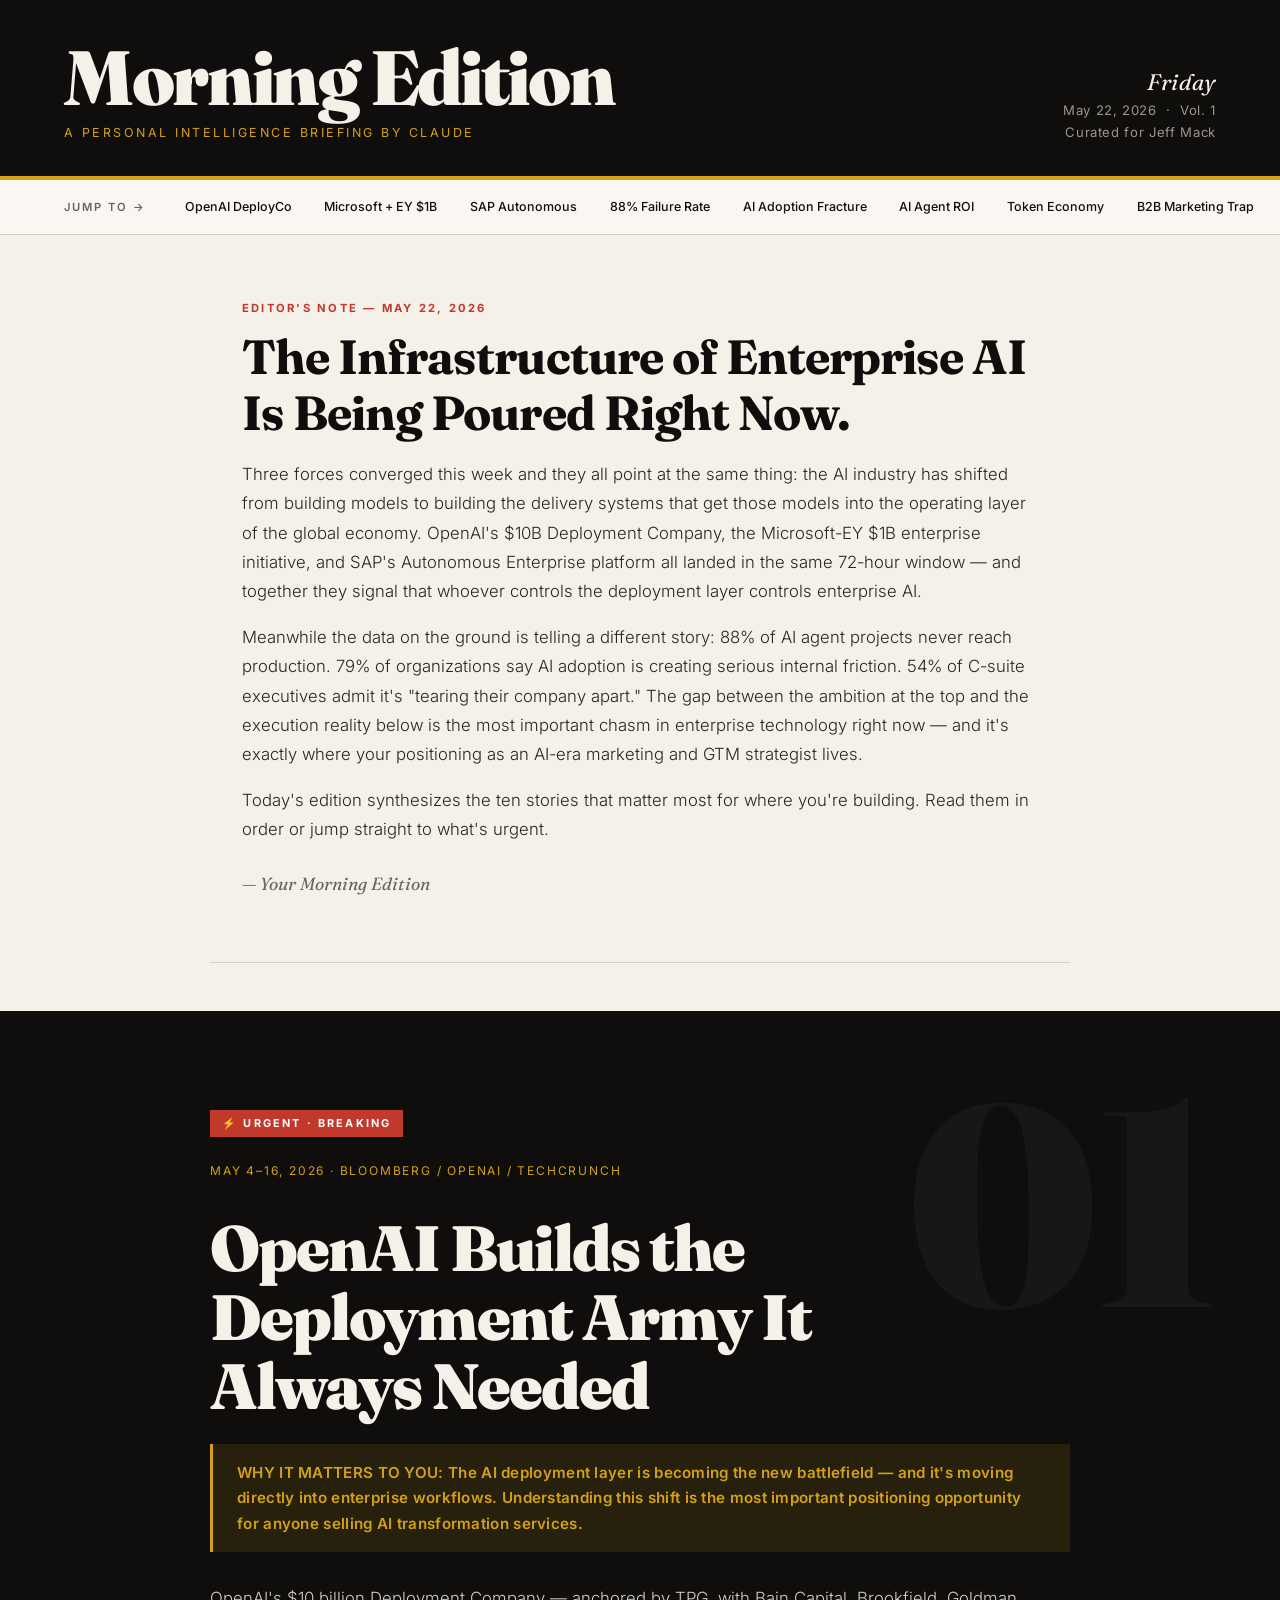
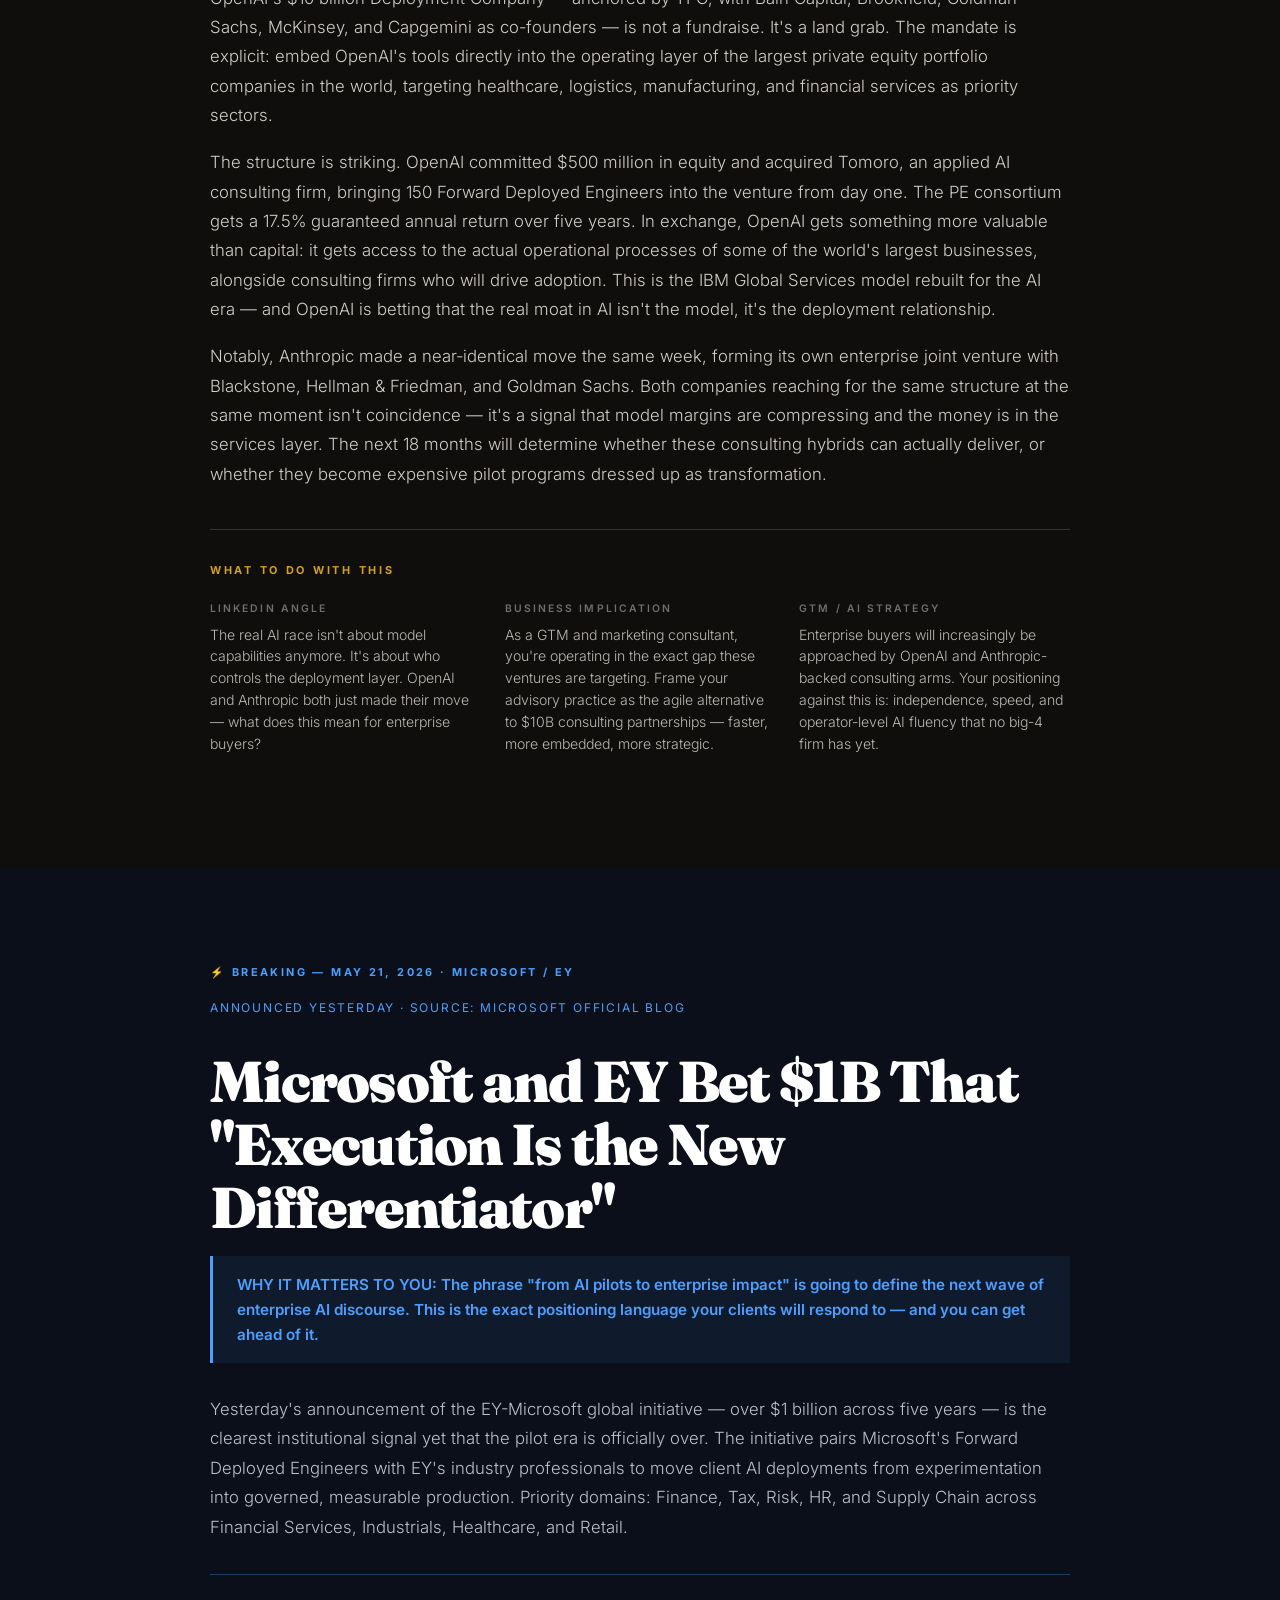
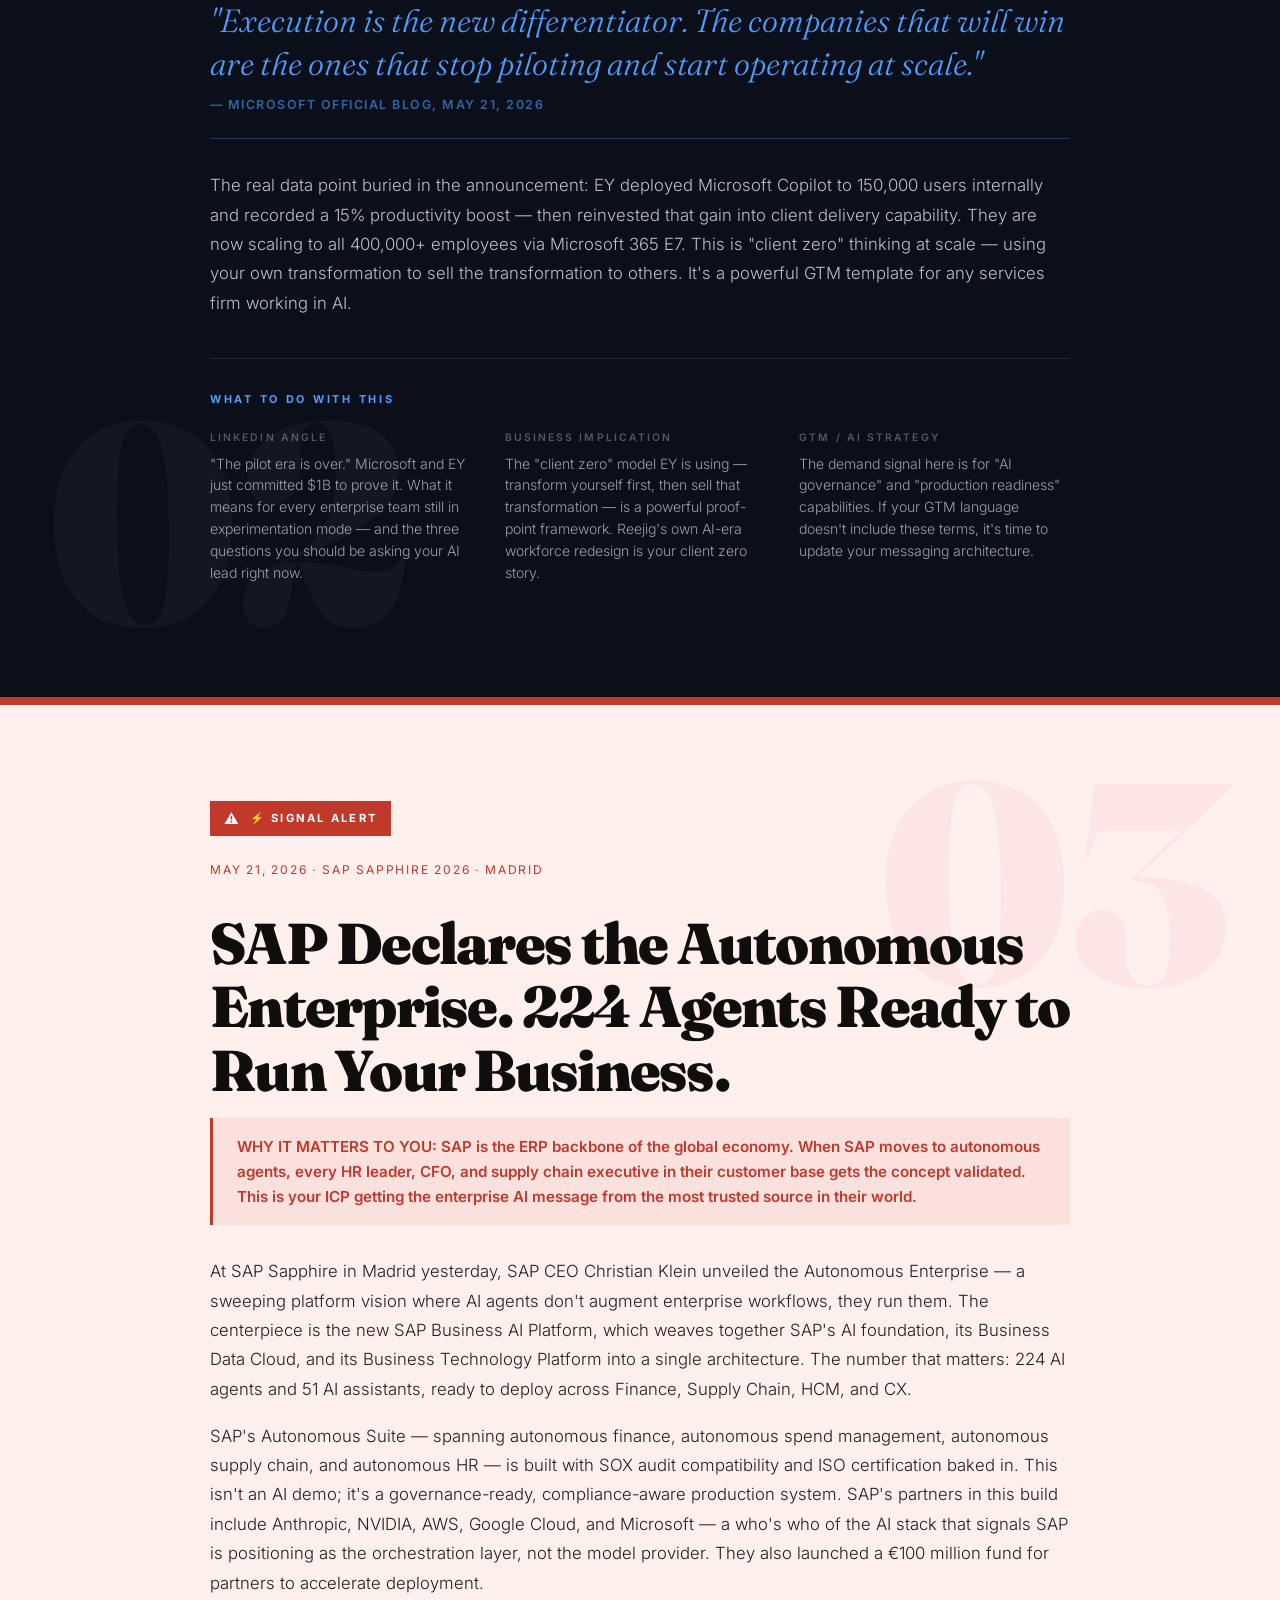
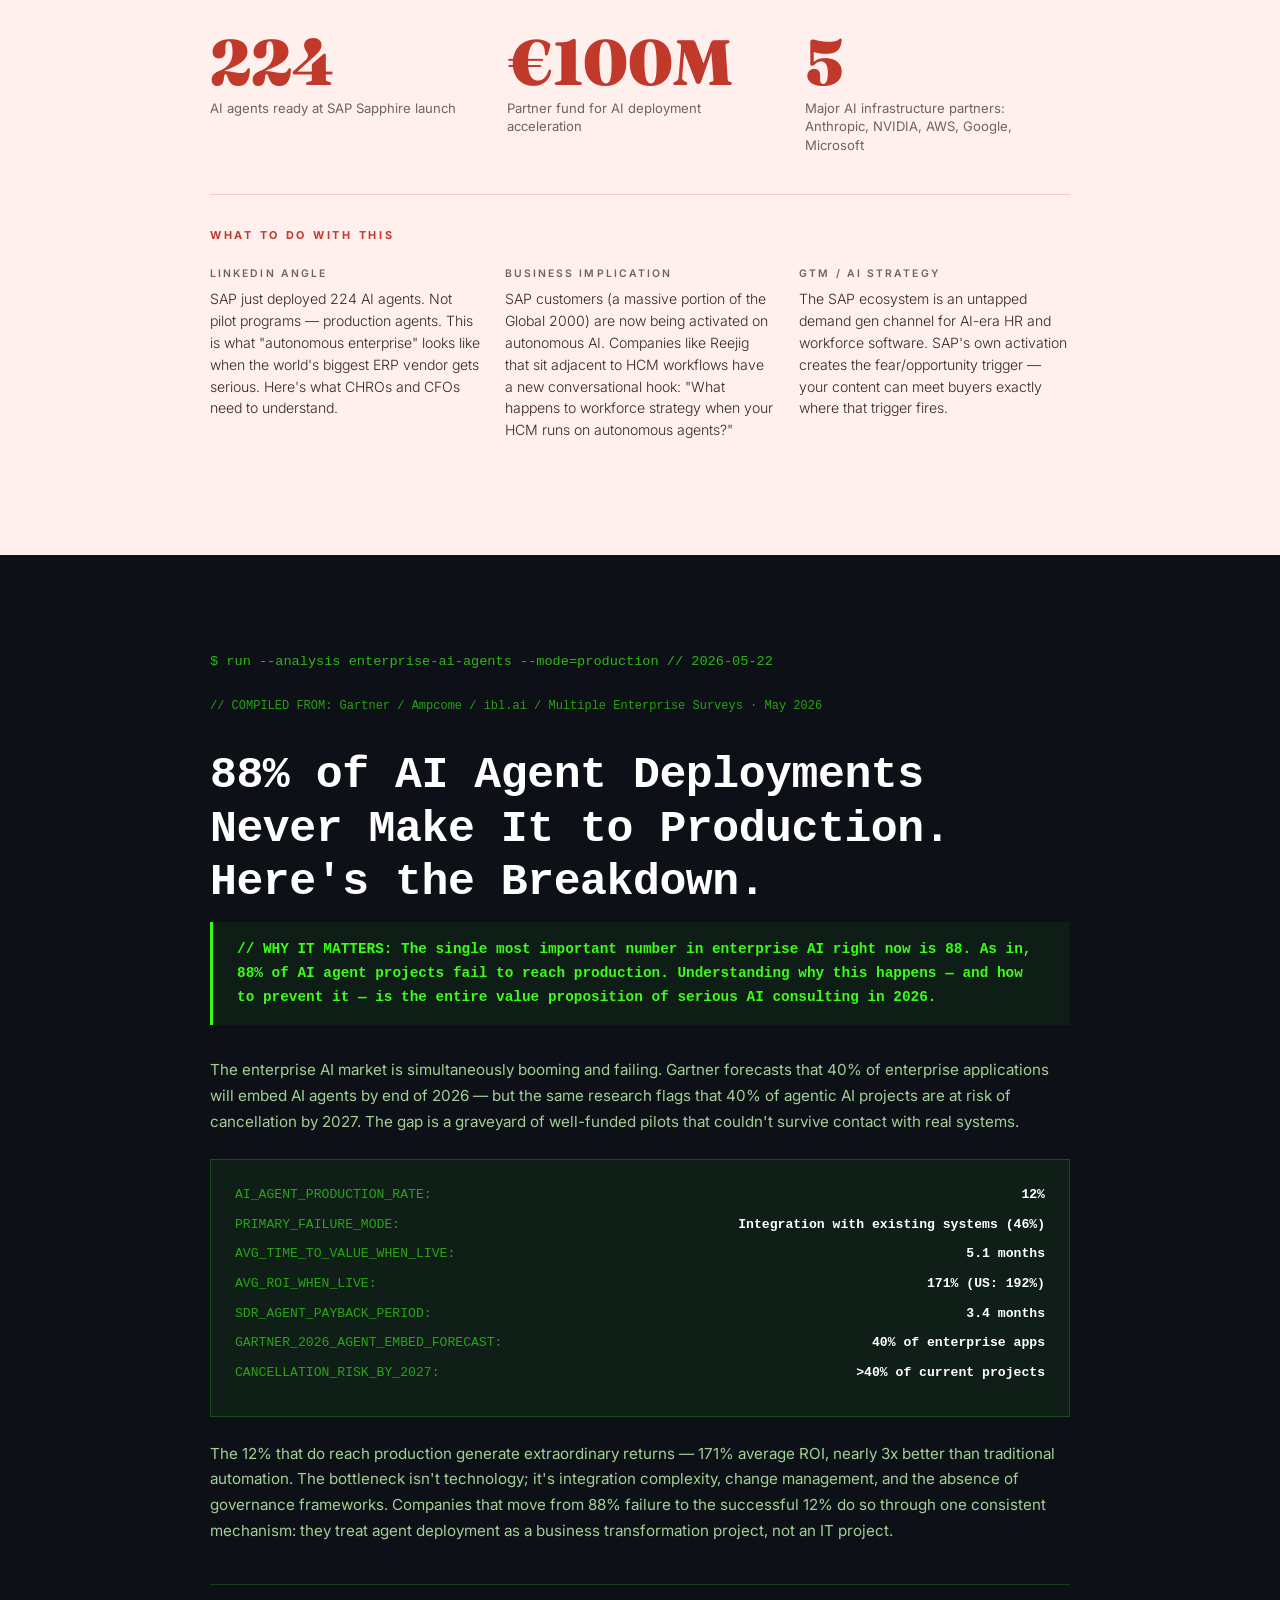
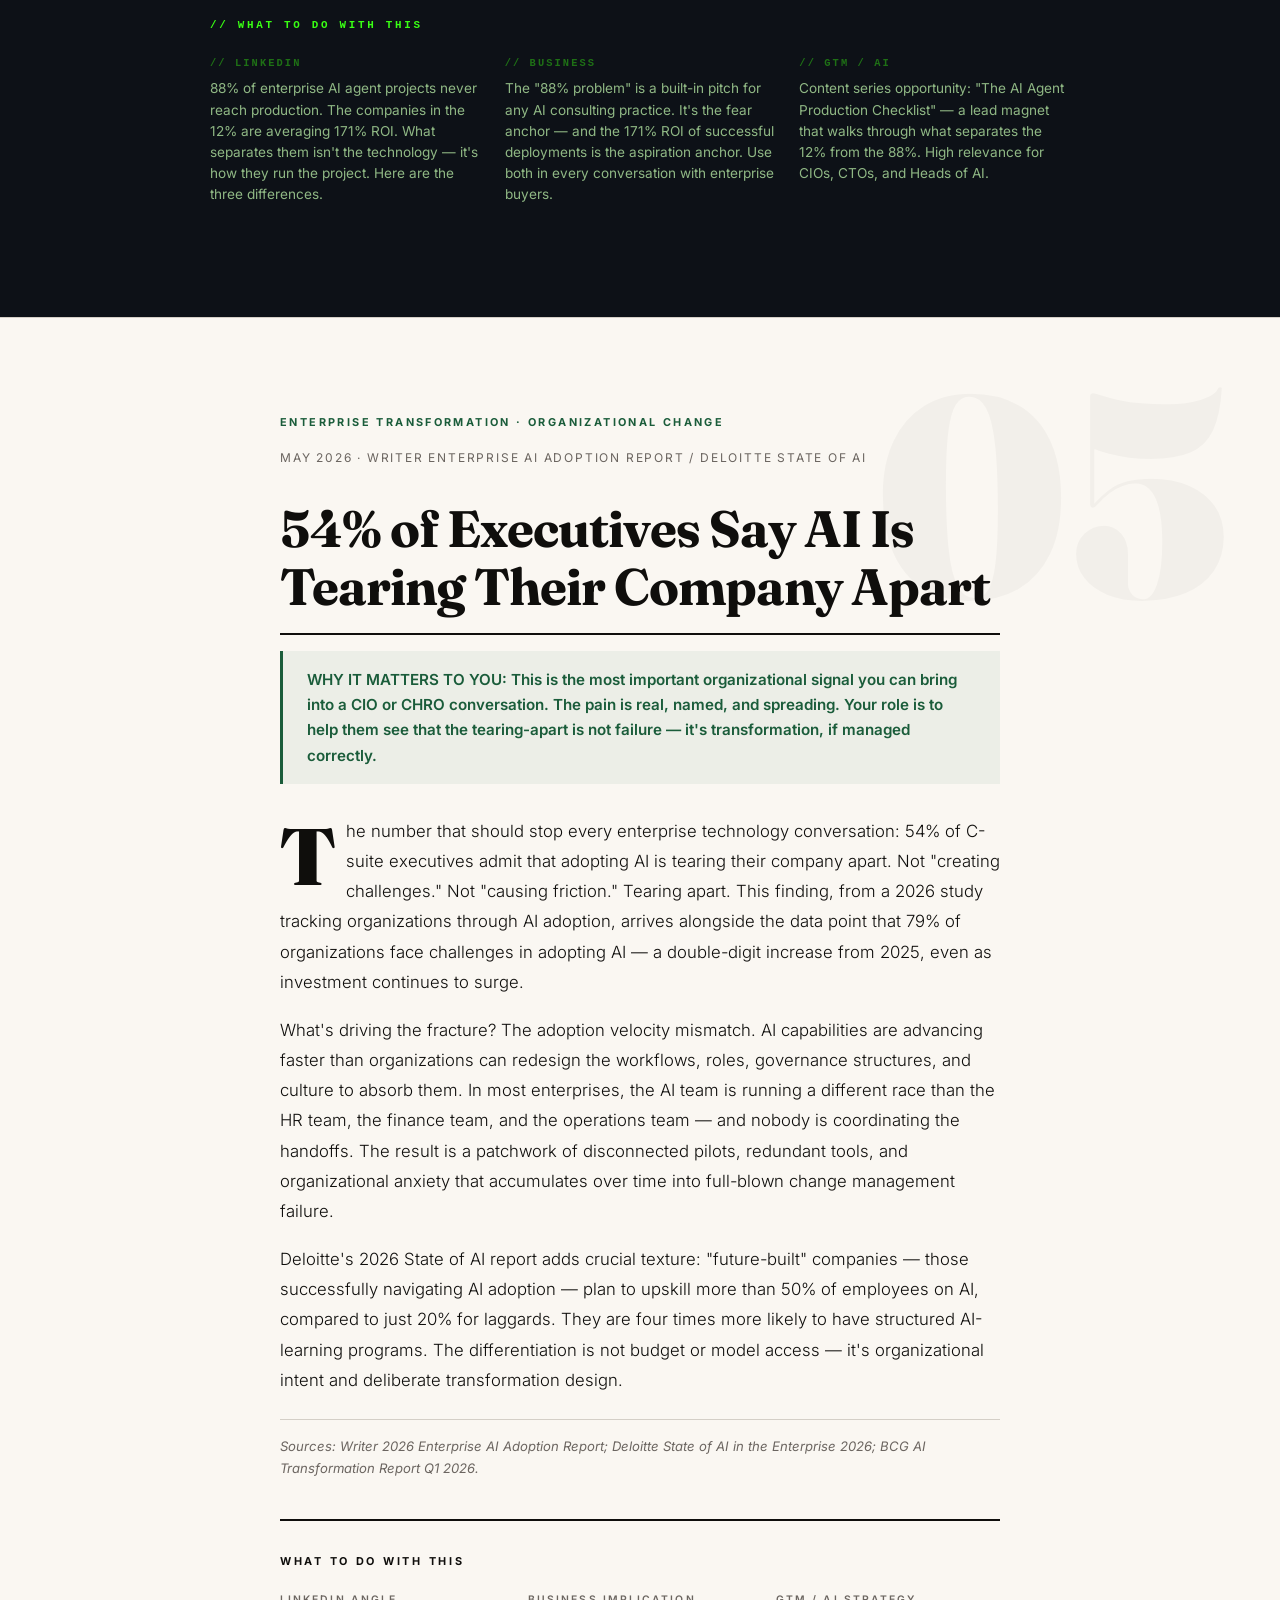
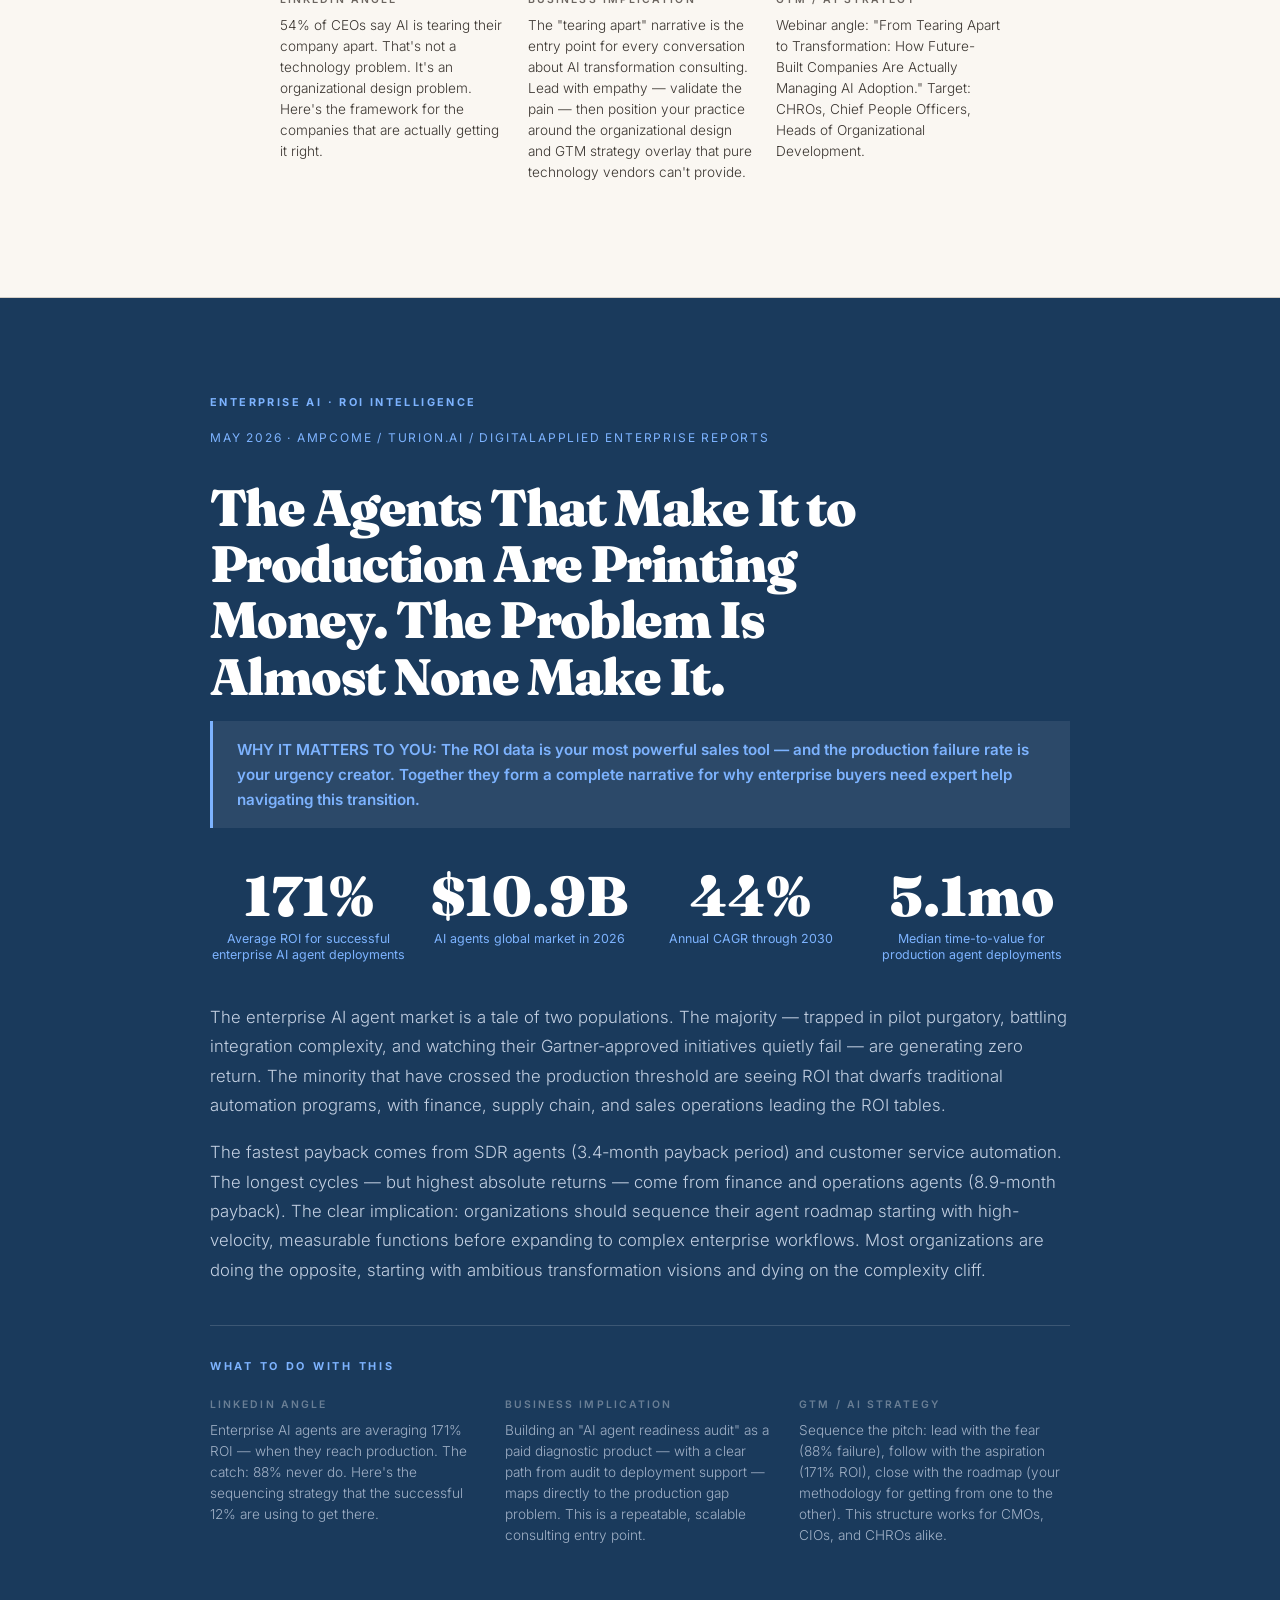
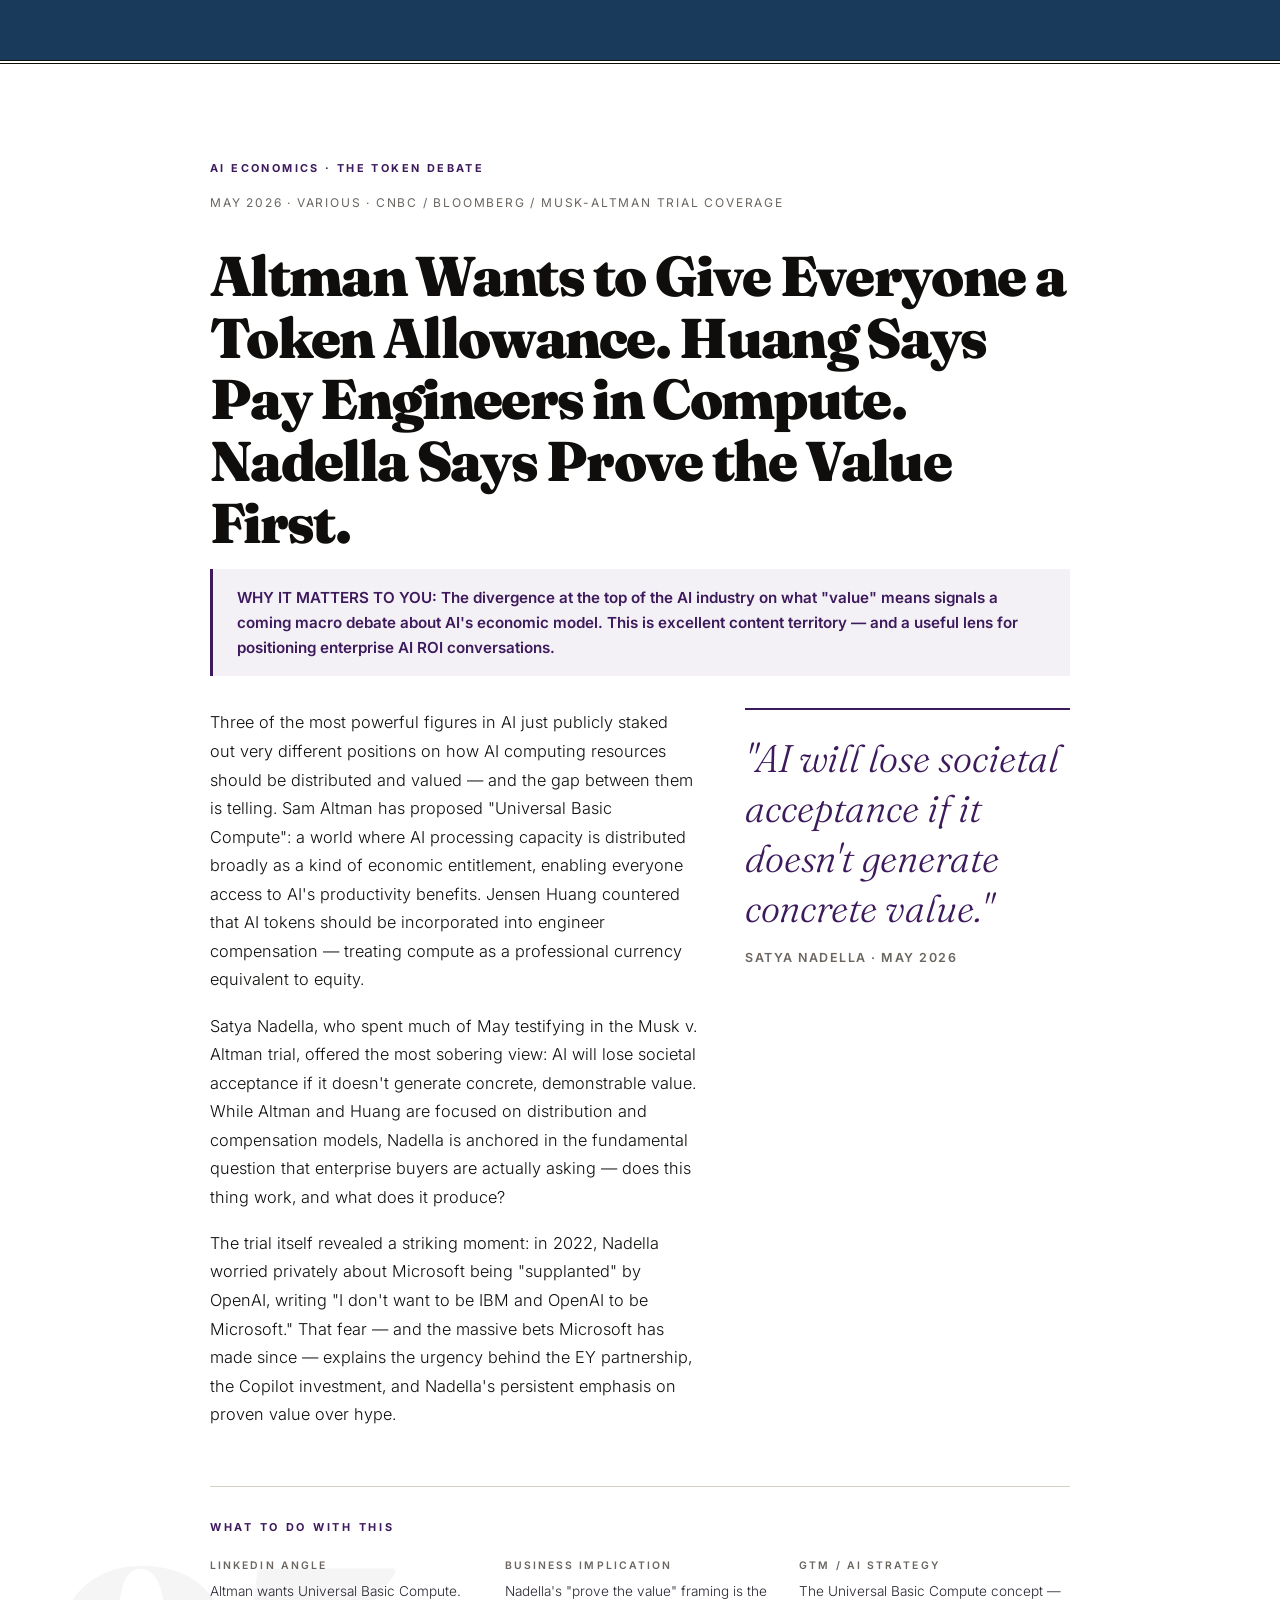
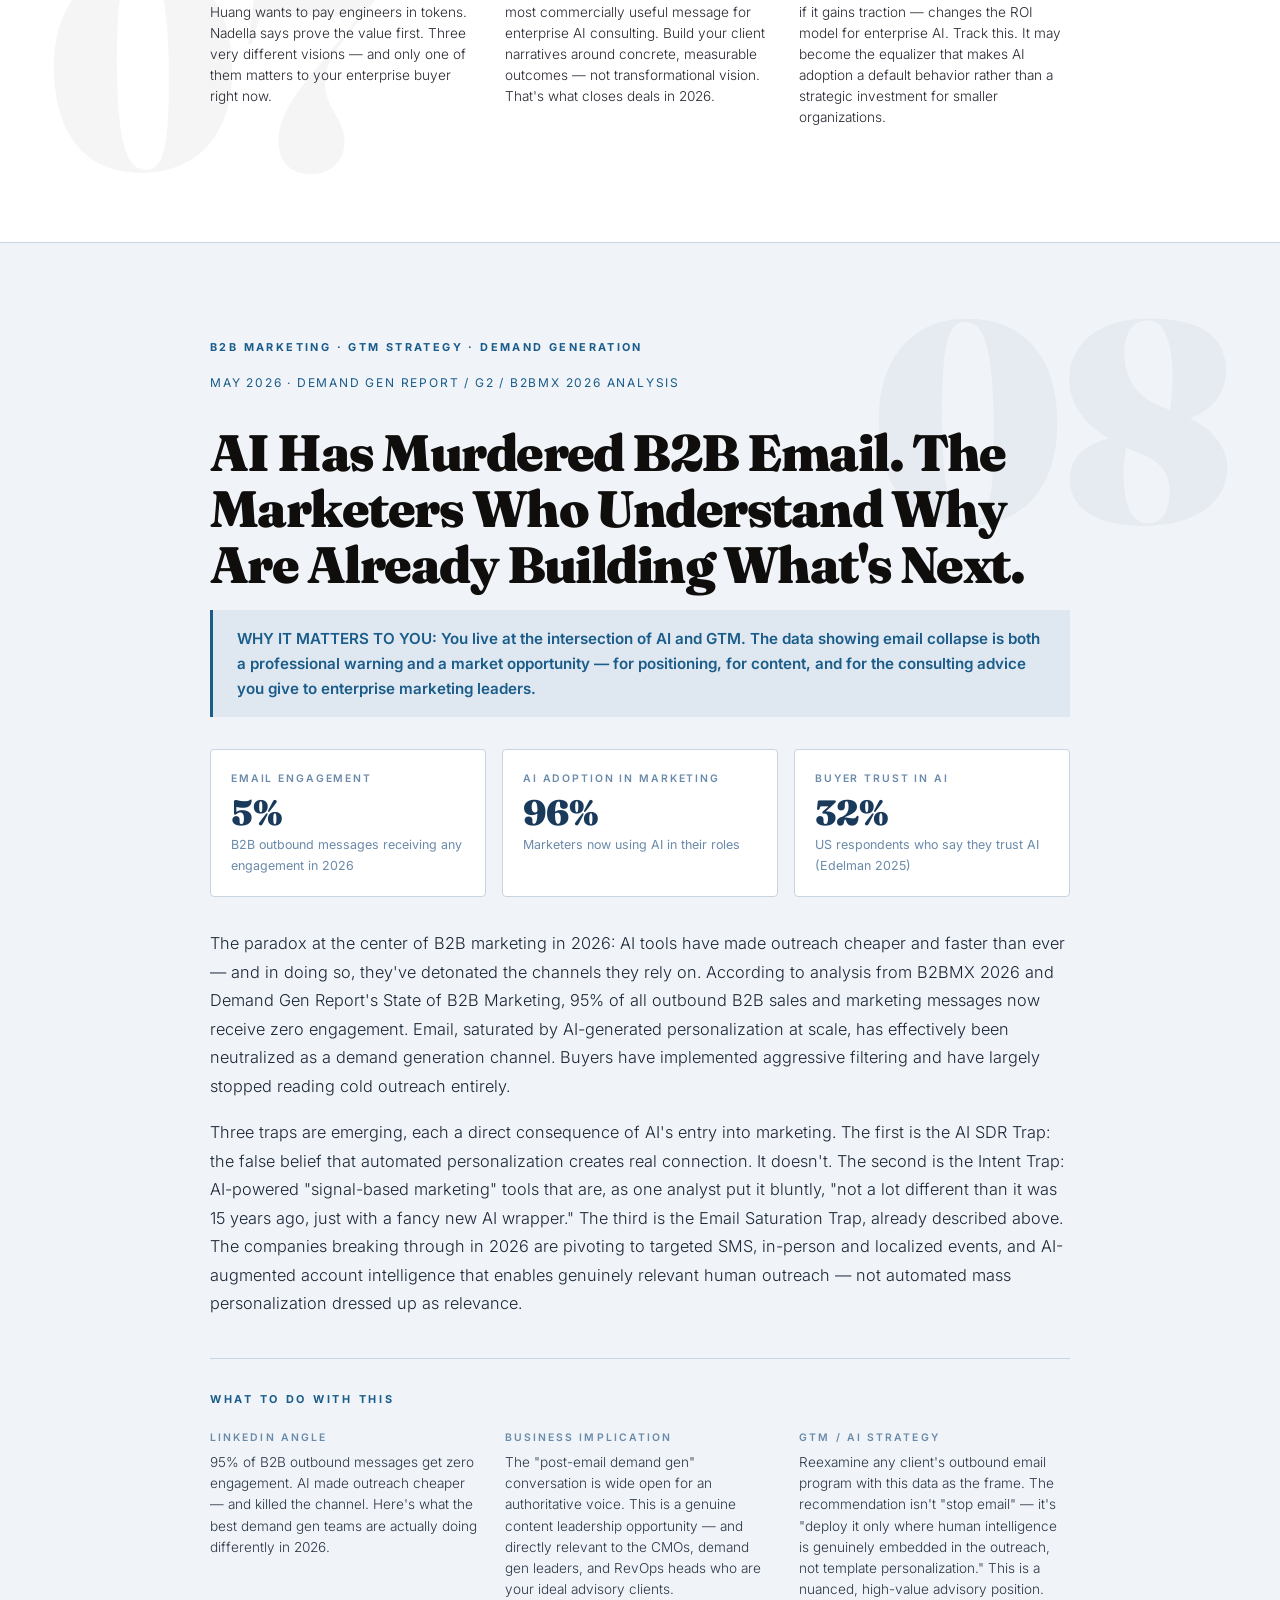
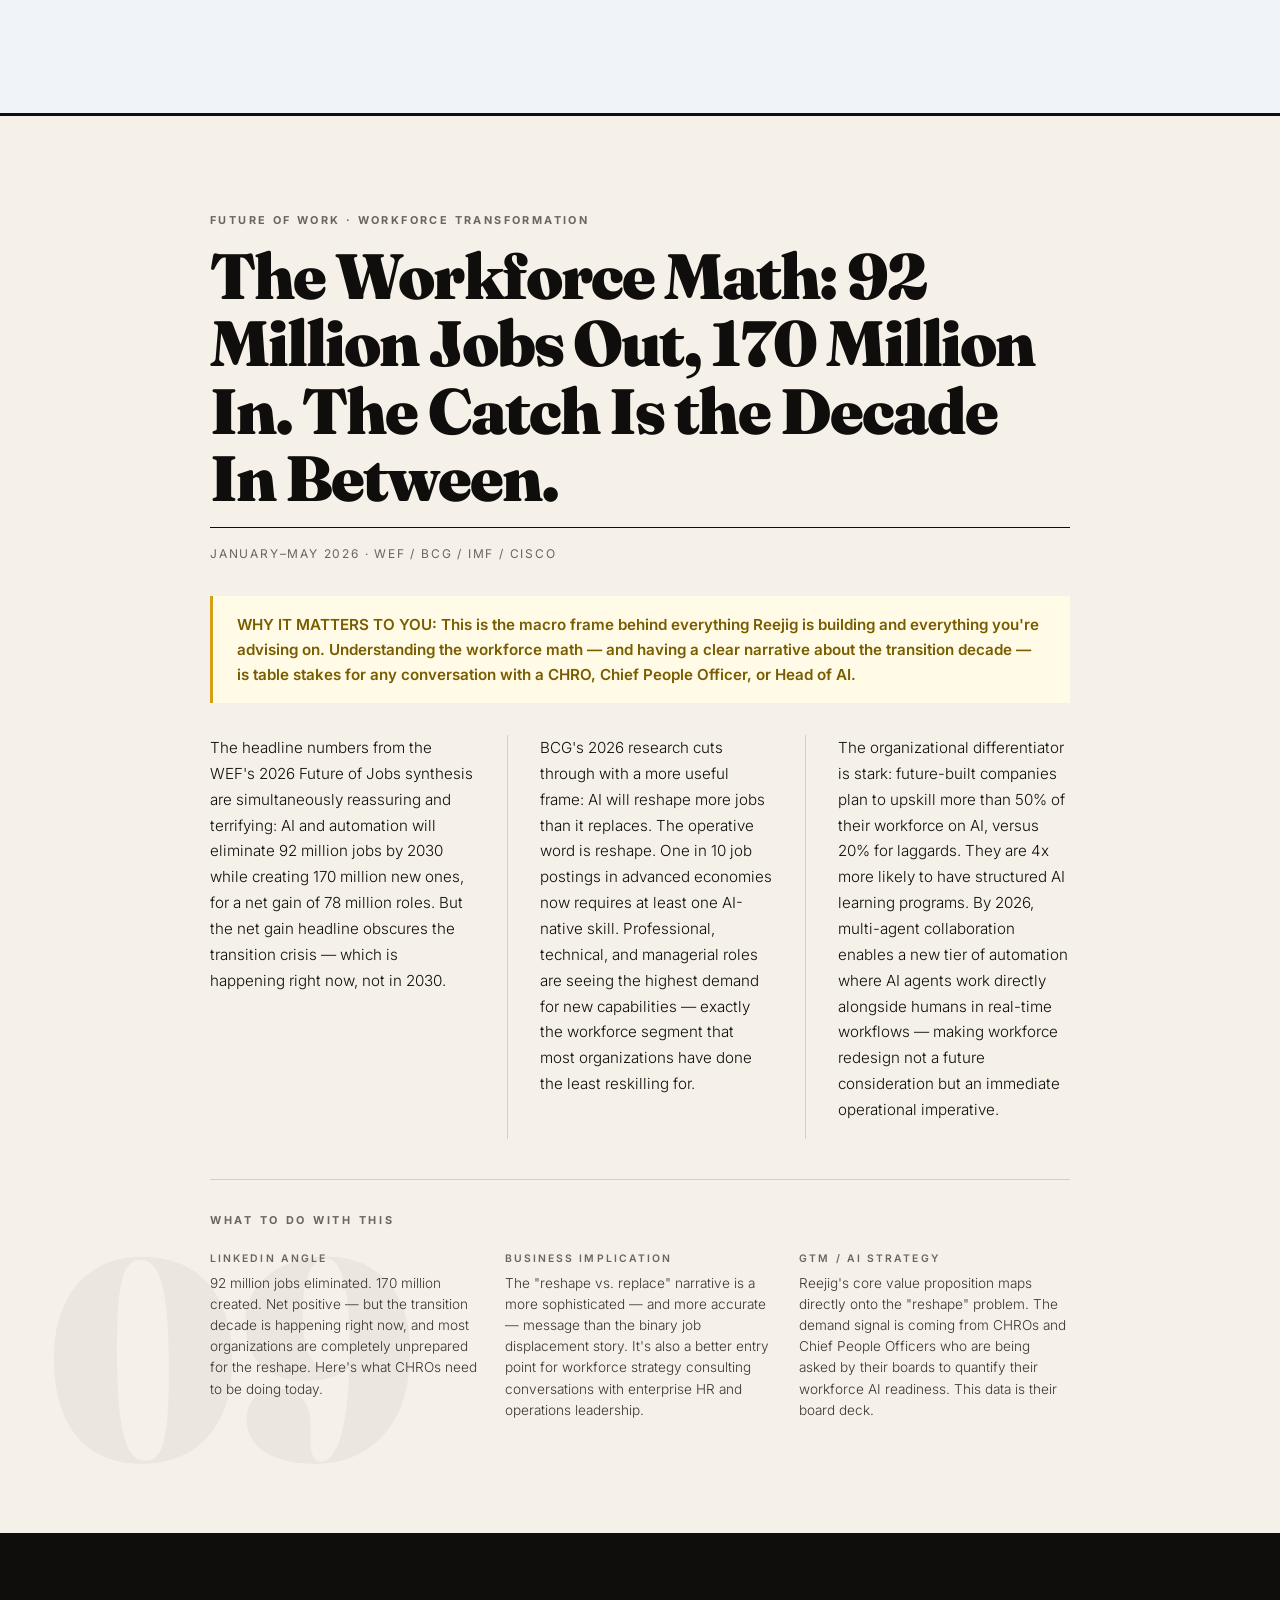
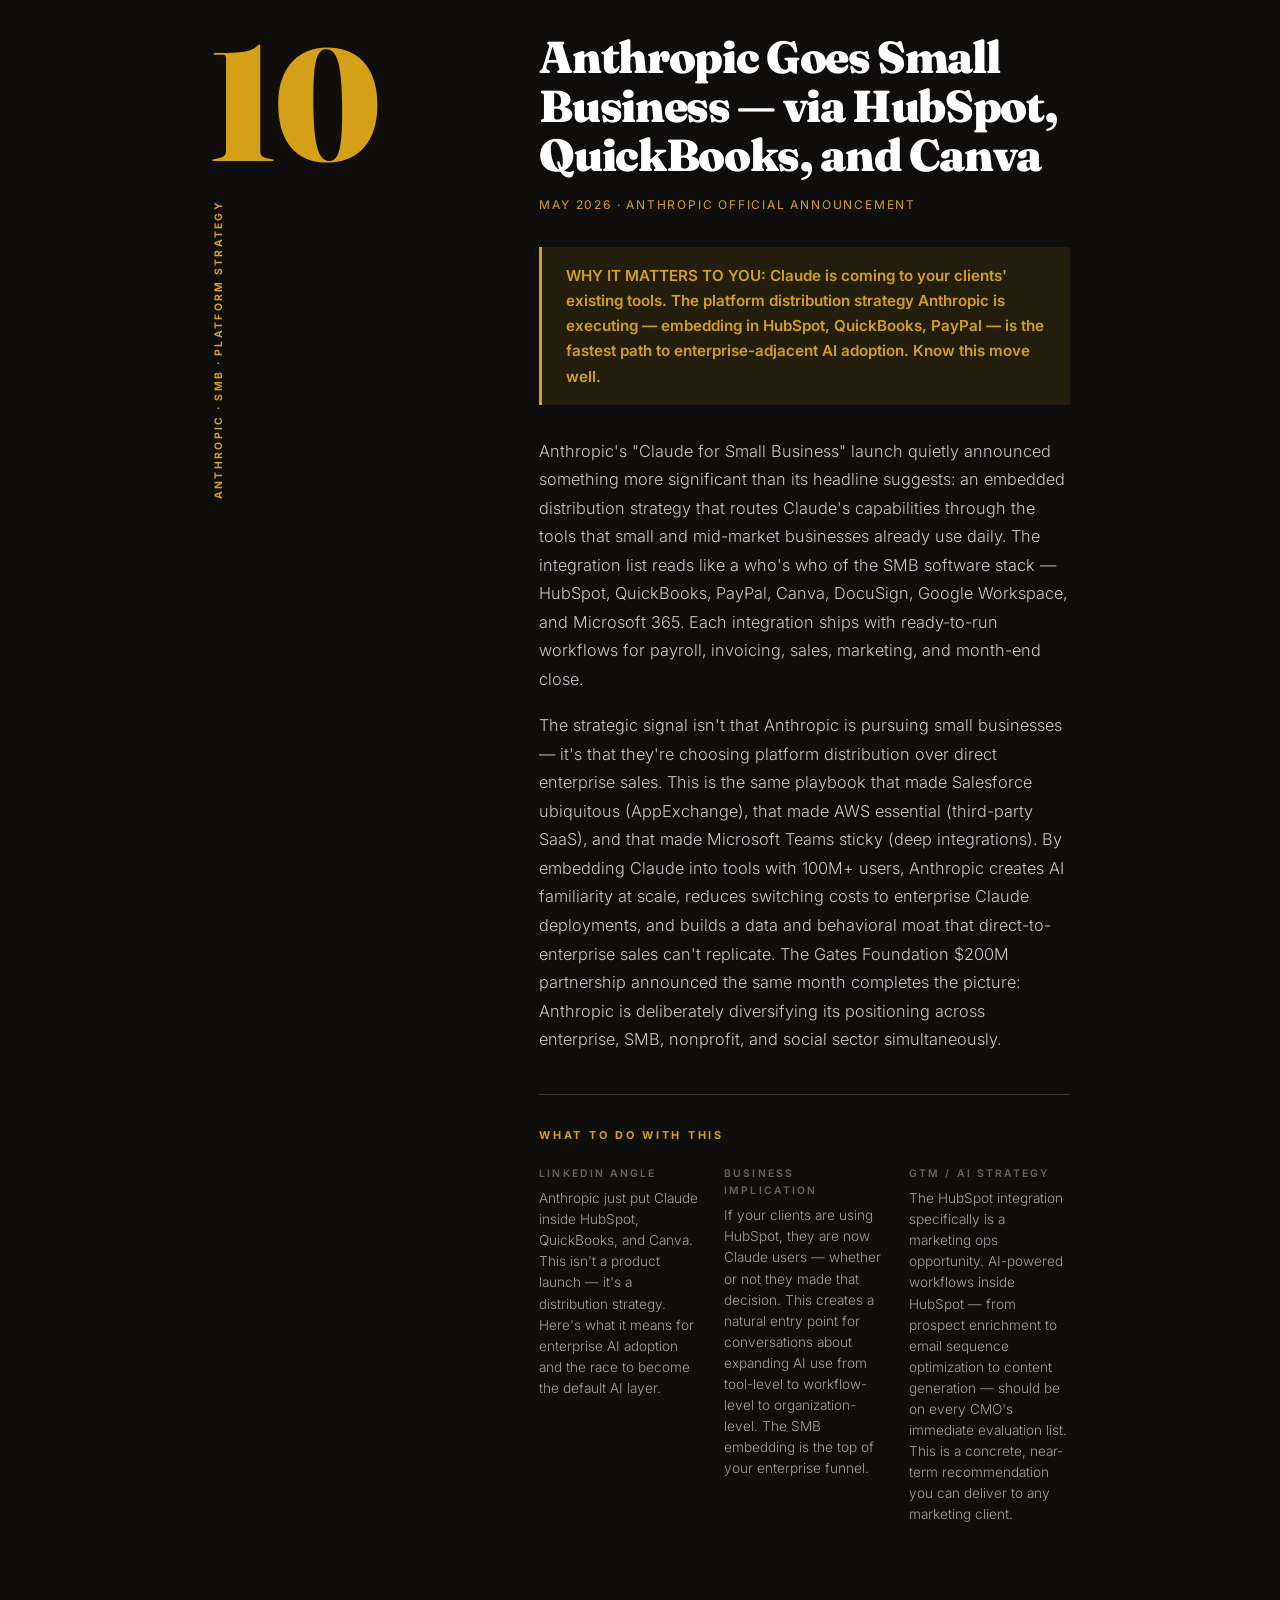
<file: magazines/2026-05-22.html>
<!DOCTYPE html>
<html lang="en">
<head>
<meta charset="UTF-8">
<meta name="viewport" content="width=device-width, initial-scale=1.0">
<title>Morning Edition — May 22, 2026</title>
<link rel="preconnect" href="https://fonts.googleapis.com">
<link rel="preconnect" href="https://fonts.gstatic.com" crossorigin>
<link href="https://fonts.googleapis.com/css2?family=Fraunces:ital,opsz,wght@0,9..144,300;0,9..144,400;0,9..144,600;0,9..144,700;0,9..144,900;1,9..144,300;1,9..144,400;1,9..144,700&family=Inter:wght@300;400;500;600;700&display=swap" rel="stylesheet">
<style>
  *, *::before, *::after { box-sizing: border-box; margin: 0; padding: 0; }

  :root {
    --ink: #0f0e0c;
    --paper: #f5f0e8;
    --cream: #faf7f2;
    --accent-red: #c0392b;
    --accent-gold: #d4a017;
    --accent-blue: #1a3a5c;
    --accent-green: #1a5c3a;
    --accent-purple: #3d1a5c;
    --mid: #6b6560;
    --rule: #d4cfc7;
  }

  html { scroll-behavior: smooth; }

  body {
    font-family: 'Inter', sans-serif;
    background: var(--paper);
    color: var(--ink);
    font-size: 17px;
    line-height: 1.65;
    -webkit-font-smoothing: antialiased;
  }

  /* ── MASTHEAD ── */
  .masthead {
    background: var(--ink);
    color: var(--paper);
    padding: 2.5rem 4rem 2rem;
    display: flex;
    align-items: flex-end;
    justify-content: space-between;
    border-bottom: 4px solid var(--accent-gold);
  }
  .masthead-title {
    font-family: 'Fraunces', serif;
    font-size: clamp(2.8rem, 6vw, 5.5rem);
    font-weight: 900;
    letter-spacing: -0.03em;
    line-height: 1;
  }
  .masthead-sub {
    font-family: 'Inter', sans-serif;
    font-size: 0.78rem;
    letter-spacing: 0.2em;
    text-transform: uppercase;
    color: var(--accent-gold);
    margin-top: 0.4rem;
  }
  .masthead-meta {
    text-align: right;
    font-size: 0.82rem;
    color: rgba(245,240,232,0.6);
    letter-spacing: 0.05em;
  }
  .masthead-meta strong {
    display: block;
    font-family: 'Fraunces', serif;
    font-size: 1.4rem;
    color: var(--paper);
    font-weight: 400;
    font-style: italic;
  }

  /* ── NAV ── */
  .nav-bar {
    background: var(--cream);
    border-bottom: 1px solid var(--rule);
    padding: 0.75rem 4rem;
    position: sticky;
    top: 0;
    z-index: 100;
    display: flex;
    gap: 0;
    align-items: center;
    overflow-x: auto;
    white-space: nowrap;
  }
  .nav-label {
    font-size: 0.7rem;
    letter-spacing: 0.18em;
    text-transform: uppercase;
    color: var(--mid);
    margin-right: 1.5rem;
    font-weight: 600;
    flex-shrink: 0;
  }
  .nav-bar a {
    font-size: 0.78rem;
    color: var(--ink);
    text-decoration: none;
    padding: 0.3rem 0.9rem;
    border-radius: 2rem;
    margin-right: 0.25rem;
    transition: background 0.2s, color 0.2s;
    flex-shrink: 0;
    font-weight: 500;
  }
  .nav-bar a:hover { background: var(--ink); color: var(--paper); }

  /* ── EDITOR'S NOTE ── */
  .editors-note {
    max-width: 860px;
    margin: 4rem auto;
    padding: 0 2rem;
  }
  .editors-note-label {
    font-size: 0.7rem;
    letter-spacing: 0.2em;
    text-transform: uppercase;
    color: var(--accent-red);
    font-weight: 700;
    margin-bottom: 0.75rem;
  }
  .editors-note h2 {
    font-family: 'Fraunces', serif;
    font-size: clamp(2rem, 4vw, 3rem);
    font-weight: 700;
    line-height: 1.15;
    margin-bottom: 1.25rem;
    letter-spacing: -0.02em;
  }
  .editors-note p {
    font-size: 1.05rem;
    color: #2a2520;
    line-height: 1.75;
    margin-bottom: 1rem;
    font-weight: 300;
  }
  .editors-note-sig {
    margin-top: 1.5rem;
    font-family: 'Fraunces', serif;
    font-style: italic;
    font-size: 1.1rem;
    color: var(--mid);
  }

  .divider {
    height: 1px;
    background: var(--rule);
    max-width: 860px;
    margin: 3rem auto;
  }

  /* ── STORY WRAPPERS ── */
  .story { margin-bottom: 0; }

  /* ── LAYOUT 1: HERO ── */
  .story-hero {
    background: var(--ink);
    color: var(--paper);
    padding: 6rem 4rem;
    position: relative;
    overflow: hidden;
  }
  .story-hero::before {
    content: '01';
    position: absolute;
    right: 4rem;
    top: 3rem;
    font-family: 'Fraunces', serif;
    font-size: 18rem;
    font-weight: 900;
    color: rgba(255,255,255,0.04);
    line-height: 1;
    pointer-events: none;
  }
  .story-hero .inner { max-width: 860px; margin: 0 auto; position: relative; }
  .story-hero .flash {
    display: inline-block;
    background: var(--accent-red);
    color: #fff;
    font-size: 0.68rem;
    letter-spacing: 0.2em;
    text-transform: uppercase;
    padding: 0.3rem 0.75rem;
    font-weight: 700;
    margin-bottom: 1.5rem;
  }
  .story-hero h2 {
    font-family: 'Fraunces', serif;
    font-size: clamp(2.5rem, 5vw, 4.5rem);
    font-weight: 900;
    line-height: 1.08;
    letter-spacing: -0.03em;
    margin-bottom: 1.5rem;
    max-width: 800px;
  }
  .story-hero .datestamp {
    font-size: 0.75rem;
    letter-spacing: 0.15em;
    text-transform: uppercase;
    color: var(--accent-gold);
    margin-bottom: 2rem;
  }
  .story-hero .why-it-matters {
    background: rgba(212,160,23,0.12);
    border-left: 3px solid var(--accent-gold);
    padding: 1rem 1.5rem;
    margin-bottom: 2rem;
    font-size: 0.95rem;
    font-weight: 600;
    color: var(--accent-gold);
    letter-spacing: 0.02em;
  }
  .story-hero p { font-size: 1.05rem; color: rgba(245,240,232,0.85); margin-bottom: 1.1rem; line-height: 1.75; font-weight: 300; }
  .wtd-box {
    margin-top: 2.5rem;
    border-top: 1px solid rgba(255,255,255,0.15);
    padding-top: 2rem;
  }
  .wtd-box h4 {
    font-size: 0.68rem;
    letter-spacing: 0.25em;
    text-transform: uppercase;
    color: var(--accent-gold);
    font-weight: 700;
    margin-bottom: 1.25rem;
  }
  .wtd-items { display: grid; grid-template-columns: repeat(3,1fr); gap: 1.5rem; }
  .wtd-item { }
  .wtd-item-label {
    font-size: 0.65rem;
    letter-spacing: 0.2em;
    text-transform: uppercase;
    color: rgba(255,255,255,0.4);
    margin-bottom: 0.4rem;
    font-weight: 600;
  }
  .wtd-item p { font-size: 0.88rem; color: rgba(245,240,232,0.75); line-height: 1.55; }

  /* ── LAYOUT 2: MIDNIGHT DARK ── */
  .story-midnight {
    background: #0a0f1a;
    color: #e8edf5;
    padding: 6rem 4rem;
    position: relative;
    overflow: hidden;
  }
  .story-midnight::before {
    content: '02';
    position: absolute;
    left: 3rem;
    bottom: 2rem;
    font-family: 'Fraunces', serif;
    font-size: 18rem;
    font-weight: 900;
    color: rgba(255,255,255,0.03);
    line-height: 1;
    pointer-events: none;
  }
  .story-midnight .inner { max-width: 860px; margin: 0 auto; position: relative; }
  .story-midnight .kicker {
    font-size: 0.68rem; letter-spacing: 0.22em; text-transform: uppercase;
    color: #4d9fff; font-weight: 700; margin-bottom: 1rem;
  }
  .story-midnight h2 {
    font-family: 'Fraunces', serif;
    font-size: clamp(2.2rem, 4.5vw, 3.8rem);
    font-weight: 900; line-height: 1.1;
    letter-spacing: -0.03em; margin-bottom: 1rem;
    color: #fff;
  }
  .story-midnight .datestamp { font-size: 0.75rem; letter-spacing: 0.15em; text-transform: uppercase; color: #4d9fff; margin-bottom: 2rem; }
  .story-midnight .why-it-matters {
    background: rgba(77,159,255,0.08); border-left: 3px solid #4d9fff;
    padding: 1rem 1.5rem; margin-bottom: 2rem;
    font-size: 0.95rem; font-weight: 600; color: #4d9fff;
  }
  .story-midnight p { font-size: 1.05rem; color: rgba(232,237,245,0.8); margin-bottom: 1.1rem; line-height: 1.75; font-weight: 300; }
  .story-midnight .pull-quote {
    font-family: 'Fraunces', serif; font-size: clamp(1.4rem, 2.5vw, 2rem);
    font-style: italic; font-weight: 300; color: #4d9fff;
    border-top: 1px solid rgba(77,159,255,0.3);
    border-bottom: 1px solid rgba(77,159,255,0.3);
    padding: 1.5rem 0; margin: 2rem 0; line-height: 1.35;
  }
  .story-midnight .wtd-box { border-top: 1px solid rgba(255,255,255,0.1); padding-top: 2rem; margin-top: 2.5rem; }
  .story-midnight .wtd-box h4 { font-size: 0.68rem; letter-spacing: 0.25em; text-transform: uppercase; color: #4d9fff; font-weight: 700; margin-bottom: 1.25rem; }
  .story-midnight .wtd-items { display: grid; grid-template-columns: repeat(3,1fr); gap: 1.5rem; }
  .story-midnight .wtd-item-label { font-size: 0.65rem; letter-spacing: 0.2em; text-transform: uppercase; color: rgba(255,255,255,0.3); margin-bottom: 0.4rem; font-weight: 600; }
  .story-midnight .wtd-item p { font-size: 0.88rem; color: rgba(232,237,245,0.65); line-height: 1.55; }

  /* ── LAYOUT 3: ROSE ALERT ── */
  .story-rose {
    background: #fff0ee;
    border-top: 8px solid var(--accent-red);
    padding: 6rem 4rem;
    position: relative;
    overflow: hidden;
  }
  .story-rose::before {
    content: '03';
    position: absolute; right: 3rem; top: 2rem;
    font-family: 'Fraunces', serif; font-size: 18rem; font-weight: 900;
    color: rgba(192,57,43,0.06); line-height: 1; pointer-events: none;
  }
  .story-rose .inner { max-width: 860px; margin: 0 auto; position: relative; }
  .story-rose .alert-stamp {
    display: inline-flex; align-items: center; gap: 0.5rem;
    background: var(--accent-red); color: #fff;
    font-size: 0.7rem; letter-spacing: 0.2em; text-transform: uppercase;
    padding: 0.35rem 0.9rem; font-weight: 700; margin-bottom: 1.5rem;
  }
  .story-rose .alert-stamp::before { content: '⚠'; font-size: 0.9rem; }
  .story-rose h2 {
    font-family: 'Fraunces', serif; font-size: clamp(2.2rem, 4.5vw, 3.8rem);
    font-weight: 900; line-height: 1.1; letter-spacing: -0.03em;
    margin-bottom: 1rem; color: var(--ink);
  }
  .story-rose .datestamp { font-size: 0.75rem; letter-spacing: 0.15em; text-transform: uppercase; color: var(--accent-red); margin-bottom: 2rem; }
  .story-rose .why-it-matters {
    background: rgba(192,57,43,0.08); border-left: 3px solid var(--accent-red);
    padding: 1rem 1.5rem; margin-bottom: 2rem;
    font-size: 0.95rem; font-weight: 600; color: var(--accent-red);
  }
  .story-rose p { font-size: 1.05rem; color: #2a1a18; margin-bottom: 1.1rem; line-height: 1.75; font-weight: 300; }
  .stat-callout {
    display: flex; gap: 2rem; margin: 2rem 0;
  }
  .stat-item { flex: 1; }
  .stat-number { font-family: 'Fraunces', serif; font-size: 4rem; font-weight: 900; color: var(--accent-red); line-height: 1; }
  .stat-desc { font-size: 0.82rem; color: var(--mid); line-height: 1.4; margin-top: 0.3rem; }
  .story-rose .wtd-box { border-top: 1px solid rgba(192,57,43,0.2); padding-top: 2rem; margin-top: 2.5rem; }
  .story-rose .wtd-box h4 { font-size: 0.68rem; letter-spacing: 0.25em; text-transform: uppercase; color: var(--accent-red); font-weight: 700; margin-bottom: 1.25rem; }
  .story-rose .wtd-items { display: grid; grid-template-columns: repeat(3,1fr); gap: 1.5rem; }
  .story-rose .wtd-item-label { font-size: 0.65rem; letter-spacing: 0.2em; text-transform: uppercase; color: var(--mid); margin-bottom: 0.4rem; font-weight: 600; }
  .story-rose .wtd-item p { font-size: 0.88rem; color: #3a2520; line-height: 1.55; }

  /* ── LAYOUT 4: TERMINAL ── */
  .story-terminal {
    background: #0d1117;
    color: #39ff14;
    padding: 6rem 4rem;
    font-family: 'Courier New', monospace;
    position: relative;
    overflow: hidden;
  }
  .story-terminal .inner { max-width: 860px; margin: 0 auto; position: relative; }
  .story-terminal .prompt { color: #39ff14; font-size: 0.85rem; margin-bottom: 1.5rem; opacity: 0.7; }
  .story-terminal h2 {
    font-family: 'Courier New', monospace;
    font-size: clamp(1.8rem, 3.5vw, 2.8rem);
    font-weight: 700; line-height: 1.2;
    letter-spacing: -0.01em; margin-bottom: 0.75rem;
    color: #fff;
  }
  .story-terminal .datestamp { font-size: 0.75rem; color: #39ff14; opacity: 0.6; margin-bottom: 2rem; }
  .story-terminal .why-it-matters {
    background: rgba(57,255,20,0.05); border-left: 3px solid #39ff14;
    padding: 1rem 1.5rem; margin-bottom: 2rem;
    font-size: 0.9rem; font-weight: 600; color: #39ff14;
    font-family: 'Courier New', monospace;
  }
  .story-terminal p { font-size: 0.95rem; color: rgba(200,255,180,0.8); margin-bottom: 1rem; line-height: 1.7; font-family: 'Inter', sans-serif; }
  .terminal-data {
    background: rgba(57,255,20,0.06); border: 1px solid rgba(57,255,20,0.2);
    padding: 1.5rem; margin: 1.5rem 0;
    font-family: 'Courier New', monospace; font-size: 0.82rem;
  }
  .terminal-data .row { display: flex; justify-content: space-between; margin-bottom: 0.5rem; }
  .terminal-data .label { color: rgba(57,255,20,0.6); }
  .terminal-data .value { color: #fff; font-weight: 700; }
  .story-terminal .wtd-box { border-top: 1px solid rgba(57,255,20,0.2); padding-top: 2rem; margin-top: 2.5rem; }
  .story-terminal .wtd-box h4 { font-size: 0.68rem; letter-spacing: 0.25em; text-transform: uppercase; color: #39ff14; font-weight: 700; margin-bottom: 1.25rem; font-family: 'Courier New', monospace; }
  .story-terminal .wtd-items { display: grid; grid-template-columns: repeat(3,1fr); gap: 1.5rem; }
  .story-terminal .wtd-item-label { font-size: 0.65rem; letter-spacing: 0.2em; text-transform: uppercase; color: rgba(57,255,20,0.4); margin-bottom: 0.4rem; font-weight: 600; font-family: 'Courier New', monospace; }
  .story-terminal .wtd-item p { font-size: 0.85rem; color: rgba(200,255,180,0.7); line-height: 1.55; font-family: 'Inter', sans-serif; }

  /* ── LAYOUT 5: ACADEMIC DROP-CAP ── */
  .story-academic {
    background: var(--cream);
    padding: 6rem 4rem;
    position: relative;
    overflow: hidden;
    border-top: 1px solid var(--rule);
    border-bottom: 1px solid var(--rule);
  }
  .story-academic::before {
    content: '05';
    position: absolute; right: 3rem; top: 2rem;
    font-family: 'Fraunces', serif; font-size: 18rem; font-weight: 900;
    color: rgba(0,0,0,0.03); line-height: 1; pointer-events: none;
  }
  .story-academic .inner { max-width: 720px; margin: 0 auto; position: relative; }
  .story-academic .kicker { font-size: 0.68rem; letter-spacing: 0.22em; text-transform: uppercase; color: var(--accent-green); font-weight: 700; margin-bottom: 1rem; }
  .story-academic h2 {
    font-family: 'Fraunces', serif; font-size: clamp(2rem, 4vw, 3.2rem);
    font-weight: 700; line-height: 1.15; letter-spacing: -0.02em;
    margin-bottom: 1rem; color: var(--ink);
    border-bottom: 2px solid var(--ink); padding-bottom: 1rem;
  }
  .story-academic .datestamp { font-size: 0.75rem; letter-spacing: 0.15em; text-transform: uppercase; color: var(--mid); margin: 1rem 0 2rem; }
  .story-academic .why-it-matters {
    background: rgba(26,92,58,0.06); border-left: 3px solid var(--accent-green);
    padding: 1rem 1.5rem; margin-bottom: 2rem;
    font-size: 0.95rem; font-weight: 600; color: var(--accent-green);
  }
  .drop-cap::first-letter {
    font-family: 'Fraunces', serif; font-size: 5rem; font-weight: 900;
    float: left; line-height: 0.85; margin-right: 0.12em; margin-top: 0.08em;
    color: var(--ink);
  }
  .story-academic p { font-size: 1.05rem; color: var(--ink); margin-bottom: 1.1rem; line-height: 1.8; font-weight: 300; }
  .story-academic .footnote { font-size: 0.82rem; color: var(--mid); border-top: 1px solid var(--rule); padding-top: 1rem; margin-top: 1.5rem; font-style: italic; }
  .story-academic .wtd-box { border-top: 2px solid var(--ink); padding-top: 2rem; margin-top: 2.5rem; }
  .story-academic .wtd-box h4 { font-size: 0.68rem; letter-spacing: 0.25em; text-transform: uppercase; color: var(--ink); font-weight: 700; margin-bottom: 1.25rem; }
  .story-academic .wtd-items { display: grid; grid-template-columns: repeat(3,1fr); gap: 1.5rem; }
  .story-academic .wtd-item-label { font-size: 0.65rem; letter-spacing: 0.2em; text-transform: uppercase; color: var(--mid); margin-bottom: 0.4rem; font-weight: 600; }
  .story-academic .wtd-item p { font-size: 0.85rem; color: #3a3530; line-height: 1.55; }

  /* ── LAYOUT 6: BIG STAT ── */
  .story-bigstat {
    background: var(--accent-blue);
    color: #e8f0ff;
    padding: 6rem 4rem;
    position: relative;
    overflow: hidden;
  }
  .story-bigstat .inner { max-width: 860px; margin: 0 auto; position: relative; }
  .story-bigstat .kicker { font-size: 0.68rem; letter-spacing: 0.22em; text-transform: uppercase; color: #7db3ff; font-weight: 700; margin-bottom: 1rem; }
  .story-bigstat h2 {
    font-family: 'Fraunces', serif; font-size: clamp(2rem, 4vw, 3.2rem);
    font-weight: 900; line-height: 1.1; letter-spacing: -0.03em;
    margin-bottom: 1rem; color: #fff; max-width: 700px;
  }
  .story-bigstat .datestamp { font-size: 0.75rem; letter-spacing: 0.15em; text-transform: uppercase; color: #7db3ff; margin-bottom: 2rem; }
  .story-bigstat .why-it-matters {
    background: rgba(255,255,255,0.08); border-left: 3px solid #7db3ff;
    padding: 1rem 1.5rem; margin-bottom: 2rem;
    font-size: 0.95rem; font-weight: 600; color: #7db3ff;
  }
  .story-bigstat p { font-size: 1.05rem; color: rgba(232,240,255,0.82); margin-bottom: 1.1rem; line-height: 1.75; font-weight: 300; }
  .bigstat-grid { display: grid; grid-template-columns: repeat(4, 1fr); gap: 1.5rem; margin: 2.5rem 0; }
  .bigstat-cell { text-align: center; }
  .bigstat-num { font-family: 'Fraunces', serif; font-size: 3.5rem; font-weight: 900; color: #fff; line-height: 1; }
  .bigstat-lbl { font-size: 0.78rem; color: #7db3ff; line-height: 1.3; margin-top: 0.4rem; }
  .story-bigstat .wtd-box { border-top: 1px solid rgba(255,255,255,0.15); padding-top: 2rem; margin-top: 2.5rem; }
  .story-bigstat .wtd-box h4 { font-size: 0.68rem; letter-spacing: 0.25em; text-transform: uppercase; color: #7db3ff; font-weight: 700; margin-bottom: 1.25rem; }
  .story-bigstat .wtd-items { display: grid; grid-template-columns: repeat(3,1fr); gap: 1.5rem; }
  .story-bigstat .wtd-item-label { font-size: 0.65rem; letter-spacing: 0.2em; text-transform: uppercase; color: rgba(255,255,255,0.35); margin-bottom: 0.4rem; font-weight: 600; }
  .story-bigstat .wtd-item p { font-size: 0.85rem; color: rgba(232,240,255,0.65); line-height: 1.55; }

  /* ── LAYOUT 7: PULL-QUOTE EDITORIAL ── */
  .story-pullquote {
    background: #fff;
    padding: 6rem 4rem;
    position: relative;
    overflow: hidden;
    border-top: 4px double var(--ink);
  }
  .story-pullquote::before {
    content: '07';
    position: absolute; left: 3rem; bottom: 2rem;
    font-family: 'Fraunces', serif; font-size: 18rem; font-weight: 900;
    color: rgba(0,0,0,0.04); line-height: 1; pointer-events: none;
  }
  .story-pullquote .inner { max-width: 860px; margin: 0 auto; position: relative; }
  .story-pullquote .kicker { font-size: 0.68rem; letter-spacing: 0.22em; text-transform: uppercase; color: var(--accent-purple); font-weight: 700; margin-bottom: 1rem; }
  .story-pullquote h2 {
    font-family: 'Fraunces', serif; font-size: clamp(2rem, 4.5vw, 3.5rem);
    font-weight: 900; line-height: 1.1; letter-spacing: -0.03em;
    margin-bottom: 1rem; color: var(--ink);
  }
  .story-pullquote .datestamp { font-size: 0.75rem; letter-spacing: 0.15em; text-transform: uppercase; color: var(--mid); margin-bottom: 2rem; }
  .story-pullquote .why-it-matters {
    background: rgba(61,26,92,0.06); border-left: 3px solid var(--accent-purple);
    padding: 1rem 1.5rem; margin-bottom: 2rem;
    font-size: 0.95rem; font-weight: 600; color: var(--accent-purple);
  }
  .two-col { display: grid; grid-template-columns: 3fr 2fr; gap: 3rem; align-items: start; }
  .story-pullquote p { font-size: 1.02rem; color: var(--ink); margin-bottom: 1.1rem; line-height: 1.75; font-weight: 300; }
  .big-quote {
    font-family: 'Fraunces', serif; font-size: clamp(1.8rem, 3vw, 2.5rem);
    font-style: italic; font-weight: 300; color: var(--accent-purple);
    border-top: 2px solid var(--accent-purple);
    padding-top: 1.5rem; line-height: 1.3;
  }
  .big-quote-attr { font-family: 'Inter', sans-serif; font-size: 0.78rem; letter-spacing: 0.12em; text-transform: uppercase; color: var(--mid); margin-top: 1rem; font-style: normal; font-weight: 600; }
  .story-pullquote .wtd-box { border-top: 1px solid var(--rule); padding-top: 2rem; margin-top: 2.5rem; }
  .story-pullquote .wtd-box h4 { font-size: 0.68rem; letter-spacing: 0.25em; text-transform: uppercase; color: var(--accent-purple); font-weight: 700; margin-bottom: 1.25rem; }
  .story-pullquote .wtd-items { display: grid; grid-template-columns: repeat(3,1fr); gap: 1.5rem; }
  .story-pullquote .wtd-item-label { font-size: 0.65rem; letter-spacing: 0.2em; text-transform: uppercase; color: var(--mid); margin-bottom: 0.4rem; font-weight: 600; }
  .story-pullquote .wtd-item p { font-size: 0.85rem; color: #2a2530; line-height: 1.55; }

  /* ── LAYOUT 8: ENTERPRISE DASHBOARD ── */
  .story-dashboard {
    background: #f0f4f8;
    padding: 6rem 4rem;
    border-top: 1px solid #c8d4e0;
    position: relative; overflow: hidden;
  }
  .story-dashboard::before {
    content: '08';
    position: absolute; right: 3rem; top: 2rem;
    font-family: 'Fraunces', serif; font-size: 18rem; font-weight: 900;
    color: rgba(26,58,92,0.05); line-height: 1; pointer-events: none;
  }
  .story-dashboard .inner { max-width: 860px; margin: 0 auto; position: relative; }
  .story-dashboard .kicker { font-size: 0.68rem; letter-spacing: 0.22em; text-transform: uppercase; color: #1a5c8a; font-weight: 700; margin-bottom: 1rem; }
  .story-dashboard h2 {
    font-family: 'Fraunces', serif; font-size: clamp(2rem, 4vw, 3.2rem);
    font-weight: 900; line-height: 1.1; letter-spacing: -0.03em;
    margin-bottom: 1rem; color: var(--ink);
  }
  .story-dashboard .datestamp { font-size: 0.75rem; letter-spacing: 0.15em; text-transform: uppercase; color: #1a5c8a; margin-bottom: 2rem; }
  .story-dashboard .why-it-matters {
    background: rgba(26,92,138,0.08); border-left: 3px solid #1a5c8a;
    padding: 1rem 1.5rem; margin-bottom: 2rem;
    font-size: 0.95rem; font-weight: 600; color: #1a5c8a;
  }
  .story-dashboard p { font-size: 1.02rem; color: #1a2535; margin-bottom: 1.1rem; line-height: 1.75; font-weight: 300; }
  .dash-cards { display: grid; grid-template-columns: repeat(3,1fr); gap: 1rem; margin: 2rem 0; }
  .dash-card {
    background: #fff; border: 1px solid #c8d4e0; padding: 1.25rem;
    border-radius: 4px;
  }
  .dash-card-label { font-size: 0.65rem; letter-spacing: 0.18em; text-transform: uppercase; color: #6a8aaa; font-weight: 600; margin-bottom: 0.5rem; }
  .dash-card-value { font-family: 'Fraunces', serif; font-size: 2.2rem; font-weight: 900; color: var(--accent-blue); line-height: 1; }
  .dash-card-sub { font-size: 0.78rem; color: #6a8aaa; margin-top: 0.3rem; }
  .story-dashboard .wtd-box { border-top: 1px solid #c8d4e0; padding-top: 2rem; margin-top: 2.5rem; }
  .story-dashboard .wtd-box h4 { font-size: 0.68rem; letter-spacing: 0.25em; text-transform: uppercase; color: #1a5c8a; font-weight: 700; margin-bottom: 1.25rem; }
  .story-dashboard .wtd-items { display: grid; grid-template-columns: repeat(3,1fr); gap: 1.5rem; }
  .story-dashboard .wtd-item-label { font-size: 0.65rem; letter-spacing: 0.2em; text-transform: uppercase; color: #6a8aaa; margin-bottom: 0.4rem; font-weight: 600; }
  .story-dashboard .wtd-item p { font-size: 0.85rem; color: #2a3545; line-height: 1.55; }

  /* ── LAYOUT 9: NEWSPAPER ── */
  .story-newspaper {
    background: var(--paper);
    padding: 6rem 4rem;
    position: relative; overflow: hidden;
    border-top: 3px solid var(--ink);
    border-bottom: 3px solid var(--ink);
  }
  .story-newspaper::before {
    content: '09';
    position: absolute; left: 3rem; bottom: 2rem;
    font-family: 'Fraunces', serif; font-size: 18rem; font-weight: 900;
    color: rgba(0,0,0,0.04); line-height: 1; pointer-events: none;
  }
  .story-newspaper .inner { max-width: 860px; margin: 0 auto; position: relative; }
  .story-newspaper .kicker { font-size: 0.68rem; letter-spacing: 0.22em; text-transform: uppercase; color: var(--mid); font-weight: 700; margin-bottom: 0.75rem; }
  .story-newspaper h2 {
    font-family: 'Fraunces', serif; font-size: clamp(2rem, 5vw, 4rem);
    font-weight: 900; line-height: 1.05; letter-spacing: -0.03em;
    margin-bottom: 0.5rem; color: var(--ink);
    border-bottom: 1px solid var(--ink); padding-bottom: 1rem; margin-bottom: 1rem;
  }
  .story-newspaper .datestamp { font-size: 0.75rem; letter-spacing: 0.15em; text-transform: uppercase; color: var(--mid); margin-bottom: 2rem; }
  .story-newspaper .why-it-matters {
    background: #fffbe6; border-left: 3px solid var(--accent-gold);
    padding: 1rem 1.5rem; margin-bottom: 2rem;
    font-size: 0.95rem; font-weight: 600; color: #7a5c00;
  }
  .three-col { display: grid; grid-template-columns: repeat(3,1fr); gap: 2rem; }
  .story-newspaper p { font-size: 0.95rem; color: var(--ink); margin-bottom: 1rem; line-height: 1.7; font-weight: 300; }
  .col-rule { border-left: 1px solid var(--rule); padding-left: 2rem; }
  .story-newspaper .wtd-box { border-top: 1px solid var(--rule); padding-top: 2rem; margin-top: 2.5rem; }
  .story-newspaper .wtd-box h4 { font-size: 0.68rem; letter-spacing: 0.25em; text-transform: uppercase; color: var(--mid); font-weight: 700; margin-bottom: 1.25rem; }
  .story-newspaper .wtd-items { display: grid; grid-template-columns: repeat(3,1fr); gap: 1.5rem; }
  .story-newspaper .wtd-item-label { font-size: 0.65rem; letter-spacing: 0.2em; text-transform: uppercase; color: var(--mid); margin-bottom: 0.4rem; font-weight: 600; }
  .story-newspaper .wtd-item p { font-size: 0.85rem; color: #3a3530; line-height: 1.55; }

  /* ── LAYOUT 10: SWISS GRID ── */
  .story-swiss {
    background: var(--ink);
    color: var(--paper);
    padding: 6rem 4rem;
    position: relative; overflow: hidden;
  }
  .story-swiss .inner { max-width: 860px; margin: 0 auto; display: grid; grid-template-columns: 1fr 2fr; gap: 4rem; align-items: start; position: relative; }
  .story-swiss .left-rail {}
  .story-swiss .issue-num {
    font-family: 'Fraunces', serif; font-size: 10rem; font-weight: 900;
    color: var(--accent-gold); line-height: 0.9; margin-bottom: 1.5rem;
  }
  .story-swiss .kicker { font-size: 0.65rem; letter-spacing: 0.22em; text-transform: uppercase; color: var(--accent-gold); font-weight: 700; writing-mode: vertical-rl; transform: rotate(180deg); margin-bottom: 2rem; }
  .story-swiss h2 {
    font-family: 'Fraunces', serif; font-size: clamp(2rem, 3.5vw, 2.8rem);
    font-weight: 900; line-height: 1.1; letter-spacing: -0.03em;
    margin-bottom: 1rem; color: #fff; grid-column: 2;
  }
  .story-swiss .right-col { grid-column: 2; }
  .story-swiss .datestamp { font-size: 0.75rem; letter-spacing: 0.15em; text-transform: uppercase; color: var(--accent-gold); margin-bottom: 2rem; }
  .story-swiss .why-it-matters {
    background: rgba(212,160,23,0.1); border-left: 3px solid var(--accent-gold);
    padding: 1rem 1.5rem; margin-bottom: 2rem;
    font-size: 0.95rem; font-weight: 600; color: var(--accent-gold);
  }
  .story-swiss p { font-size: 1.02rem; color: rgba(245,240,232,0.82); margin-bottom: 1.1rem; line-height: 1.75; font-weight: 300; }
  .story-swiss .wtd-box { border-top: 1px solid rgba(255,255,255,0.15); padding-top: 2rem; margin-top: 2.5rem; grid-column: 2; }
  .story-swiss .wtd-box h4 { font-size: 0.68rem; letter-spacing: 0.25em; text-transform: uppercase; color: var(--accent-gold); font-weight: 700; margin-bottom: 1.25rem; }
  .story-swiss .wtd-items { display: grid; grid-template-columns: repeat(3,1fr); gap: 1.5rem; }
  .story-swiss .wtd-item-label { font-size: 0.65rem; letter-spacing: 0.2em; text-transform: uppercase; color: rgba(255,255,255,0.35); margin-bottom: 0.4rem; font-weight: 600; }
  .story-swiss .wtd-item p { font-size: 0.85rem; color: rgba(245,240,232,0.65); line-height: 1.55; }

  /* ── PATTERNS SECTION ── */
  .patterns-section {
    background: var(--ink);
    color: var(--paper);
    padding: 5rem 4rem;
  }
  .patterns-section .inner { max-width: 860px; margin: 0 auto; }
  .patterns-section .section-label { font-size: 0.68rem; letter-spacing: 0.25em; text-transform: uppercase; color: var(--accent-gold); font-weight: 700; margin-bottom: 1.5rem; }
  .patterns-section h2 { font-family: 'Fraunces', serif; font-size: clamp(2rem, 4vw, 3rem); font-weight: 900; letter-spacing: -0.03em; margin-bottom: 2.5rem; color: #fff; }
  .pattern-items { display: grid; grid-template-columns: repeat(3,1fr); gap: 2rem; }
  .pattern-item {}
  .pattern-item h3 { font-family: 'Fraunces', serif; font-size: 1.3rem; font-weight: 700; color: var(--accent-gold); margin-bottom: 0.75rem; line-height: 1.2; }
  .pattern-item p { font-size: 0.9rem; color: rgba(245,240,232,0.75); line-height: 1.65; font-weight: 300; }

  /* ── IDEAS SECTION ── */
  .ideas-section {
    background: var(--cream);
    padding: 5rem 4rem;
    border-top: 4px solid var(--accent-gold);
  }
  .ideas-section .inner { max-width: 860px; margin: 0 auto; }
  .ideas-section .section-label { font-size: 0.68rem; letter-spacing: 0.25em; text-transform: uppercase; color: var(--accent-gold); font-weight: 700; margin-bottom: 1.5rem; }
  .ideas-section h2 { font-family: 'Fraunces', serif; font-size: clamp(2rem, 4vw, 3rem); font-weight: 900; letter-spacing: -0.03em; margin-bottom: 2.5rem; color: var(--ink); }
  .idea-cards { display: grid; grid-template-columns: repeat(3,1fr); gap: 2rem; }
  .idea-card { background: var(--ink); color: var(--paper); padding: 2rem; }
  .idea-num { font-family: 'Fraunces', serif; font-size: 3rem; font-weight: 900; color: var(--accent-gold); line-height: 1; margin-bottom: 1rem; }
  .idea-card h3 { font-family: 'Fraunces', serif; font-size: 1.15rem; font-weight: 700; color: #fff; margin-bottom: 0.75rem; line-height: 1.3; }
  .idea-card p { font-size: 0.88rem; color: rgba(245,240,232,0.72); line-height: 1.6; font-weight: 300; }

  /* ── FOOTER ── */
  .footer {
    background: #0a0a08;
    color: rgba(245,240,232,0.4);
    padding: 3rem 4rem;
    text-align: center;
    font-size: 0.78rem;
    letter-spacing: 0.08em;
    line-height: 1.8;
  }
  .footer strong { color: rgba(245,240,232,0.7); }

  /* ── HOVER EFFECTS ── */
  .story { transition: opacity 0.2s; }
  .wtd-item { transition: transform 0.2s; }
  .wtd-item:hover { transform: translateY(-2px); }
  .idea-card { transition: transform 0.2s; }
  .idea-card:hover { transform: translateY(-3px); }
  .nav-bar a { transition: all 0.2s; }

  /* ── RESPONSIVE ── */
  @media (max-width: 768px) {
    .masthead { padding: 2rem 1.5rem; flex-direction: column; gap: 1rem; }
    .nav-bar { padding: 0.75rem 1.5rem; }
    .story-hero, .story-midnight, .story-rose, .story-terminal,
    .story-academic, .story-bigstat, .story-pullquote, .story-dashboard,
    .story-newspaper, .story-swiss, .patterns-section, .ideas-section { padding: 4rem 1.5rem; }
    .wtd-items, .bigstat-grid, .dash-cards, .three-col,
    .pattern-items, .idea-cards { grid-template-columns: 1fr; }
    .story-swiss .inner { grid-template-columns: 1fr; }
    .story-swiss .right-col, .story-swiss h2, .story-swiss .wtd-box { grid-column: 1; }
    .two-col { grid-template-columns: 1fr; }
  }
</style>
</head>
<body>

<!-- MASTHEAD -->
<header class="masthead">
  <div>
    <div class="masthead-title">Morning Edition</div>
    <div class="masthead-sub">A Personal Intelligence Briefing by Claude</div>
  </div>
  <div class="masthead-meta">
    <strong>Friday</strong>
    May 22, 2026 &nbsp;·&nbsp; Vol. 1
    <br>Curated for Jeff Mack
  </div>
</header>

<!-- NAV -->
<nav class="nav-bar">
  <span class="nav-label">Jump to →</span>
  <a href="#s1">OpenAI DeployCo</a>
  <a href="#s2">Microsoft + EY $1B</a>
  <a href="#s3">SAP Autonomous</a>
  <a href="#s4">88% Failure Rate</a>
  <a href="#s5">AI Adoption Fracture</a>
  <a href="#s6">AI Agent ROI</a>
  <a href="#s7">Token Economy</a>
  <a href="#s8">B2B Marketing Trap</a>
  <a href="#s9">Future of Work</a>
  <a href="#s10">Anthropic SMB</a>
  <a href="#patterns">Patterns</a>
  <a href="#ideas">Post Ideas</a>
</nav>

<!-- EDITOR'S NOTE -->
<section class="editors-note">
  <div class="editors-note-label">Editor's Note — May 22, 2026</div>
  <h2>The Infrastructure of Enterprise AI Is Being Poured Right Now.</h2>
  <p>Three forces converged this week and they all point at the same thing: the AI industry has shifted from building models to building the delivery systems that get those models into the operating layer of the global economy. OpenAI's $10B Deployment Company, the Microsoft-EY $1B enterprise initiative, and SAP's Autonomous Enterprise platform all landed in the same 72-hour window — and together they signal that whoever controls the deployment layer controls enterprise AI.</p>
  <p>Meanwhile the data on the ground is telling a different story: 88% of AI agent projects never reach production. 79% of organizations say AI adoption is creating serious internal friction. 54% of C-suite executives admit it's "tearing their company apart." The gap between the ambition at the top and the execution reality below is the most important chasm in enterprise technology right now — and it's exactly where your positioning as an AI-era marketing and GTM strategist lives.</p>
  <p>Today's edition synthesizes the ten stories that matter most for where you're building. Read them in order or jump straight to what's urgent.</p>
  <div class="editors-note-sig">— Your Morning Edition</div>
</section>
<div class="divider"></div>

<!-- STORY 1: HERO -->
<article class="story story-hero" id="s1">
  <div class="inner">
    <div class="flash">⚡ Urgent · Breaking</div>
    <div class="datestamp">May 4–16, 2026 · Bloomberg / OpenAI / TechCrunch</div>
    <h2>OpenAI Builds the Deployment Army It Always Needed</h2>
    <div class="why-it-matters">WHY IT MATTERS TO YOU: The AI deployment layer is becoming the new battlefield — and it's moving directly into enterprise workflows. Understanding this shift is the most important positioning opportunity for anyone selling AI transformation services.</div>
    <p>OpenAI's $10 billion Deployment Company — anchored by TPG, with Bain Capital, Brookfield, Goldman Sachs, McKinsey, and Capgemini as co-founders — is not a fundraise. It's a land grab. The mandate is explicit: embed OpenAI's tools directly into the operating layer of the largest private equity portfolio companies in the world, targeting healthcare, logistics, manufacturing, and financial services as priority sectors.</p>
    <p>The structure is striking. OpenAI committed $500 million in equity and acquired Tomoro, an applied AI consulting firm, bringing 150 Forward Deployed Engineers into the venture from day one. The PE consortium gets a 17.5% guaranteed annual return over five years. In exchange, OpenAI gets something more valuable than capital: it gets access to the actual operational processes of some of the world's largest businesses, alongside consulting firms who will drive adoption. This is the IBM Global Services model rebuilt for the AI era — and OpenAI is betting that the real moat in AI isn't the model, it's the deployment relationship.</p>
    <p>Notably, Anthropic made a near-identical move the same week, forming its own enterprise joint venture with Blackstone, Hellman & Friedman, and Goldman Sachs. Both companies reaching for the same structure at the same moment isn't coincidence — it's a signal that model margins are compressing and the money is in the services layer. The next 18 months will determine whether these consulting hybrids can actually deliver, or whether they become expensive pilot programs dressed up as transformation.</p>
    <div class="wtd-box">
      <h4>What to Do With This</h4>
      <div class="wtd-items">
        <div class="wtd-item">
          <div class="wtd-item-label">LinkedIn Angle</div>
          <p>The real AI race isn't about model capabilities anymore. It's about who controls the deployment layer. OpenAI and Anthropic both just made their move — what does this mean for enterprise buyers?</p>
        </div>
        <div class="wtd-item">
          <div class="wtd-item-label">Business Implication</div>
          <p>As a GTM and marketing consultant, you're operating in the exact gap these ventures are targeting. Frame your advisory practice as the agile alternative to $10B consulting partnerships — faster, more embedded, more strategic.</p>
        </div>
        <div class="wtd-item">
          <div class="wtd-item-label">GTM / AI Strategy</div>
          <p>Enterprise buyers will increasingly be approached by OpenAI and Anthropic-backed consulting arms. Your positioning against this is: independence, speed, and operator-level AI fluency that no big-4 firm has yet.</p>
        </div>
      </div>
    </div>
  </div>
</article>

<!-- STORY 2: MIDNIGHT -->
<article class="story story-midnight" id="s2">
  <div class="inner">
    <div class="kicker">⚡ Breaking — May 21, 2026 · Microsoft / EY</div>
    <div class="datestamp">Announced Yesterday · Source: Microsoft Official Blog</div>
    <h2>Microsoft and EY Bet $1B That "Execution Is the New Differentiator"</h2>
    <div class="why-it-matters">WHY IT MATTERS TO YOU: The phrase "from AI pilots to enterprise impact" is going to define the next wave of enterprise AI discourse. This is the exact positioning language your clients will respond to — and you can get ahead of it.</div>
    <p>Yesterday's announcement of the EY-Microsoft global initiative — over $1 billion across five years — is the clearest institutional signal yet that the pilot era is officially over. The initiative pairs Microsoft's Forward Deployed Engineers with EY's industry professionals to move client AI deployments from experimentation into governed, measurable production. Priority domains: Finance, Tax, Risk, HR, and Supply Chain across Financial Services, Industrials, Healthcare, and Retail.</p>
    <div class="pull-quote">"Execution is the new differentiator. The companies that will win are the ones that stop piloting and start operating at scale."<span style="display:block; font-family: Inter, sans-serif; font-size: 0.78rem; letter-spacing: 0.12em; text-transform: uppercase; color: rgba(77,159,255,0.6); margin-top: 0.75rem; font-style: normal; font-weight: 600;">— Microsoft Official Blog, May 21, 2026</span></div>
    <p>The real data point buried in the announcement: EY deployed Microsoft Copilot to 150,000 users internally and recorded a 15% productivity boost — then reinvested that gain into client delivery capability. They are now scaling to all 400,000+ employees via Microsoft 365 E7. This is "client zero" thinking at scale — using your own transformation to sell the transformation to others. It's a powerful GTM template for any services firm working in AI.</p>
    <div class="wtd-box">
      <h4>What to Do With This</h4>
      <div class="wtd-items">
        <div class="wtd-item">
          <div class="wtd-item-label">LinkedIn Angle</div>
          <p>"The pilot era is over." Microsoft and EY just committed $1B to prove it. What it means for every enterprise team still in experimentation mode — and the three questions you should be asking your AI lead right now.</p>
        </div>
        <div class="wtd-item">
          <div class="wtd-item-label">Business Implication</div>
          <p>The "client zero" model EY is using — transform yourself first, then sell that transformation — is a powerful proof-point framework. Reejig's own AI-era workforce redesign is your client zero story.</p>
        </div>
        <div class="wtd-item">
          <div class="wtd-item-label">GTM / AI Strategy</div>
          <p>The demand signal here is for "AI governance" and "production readiness" capabilities. If your GTM language doesn't include these terms, it's time to update your messaging architecture.</p>
        </div>
      </div>
    </div>
  </div>
</article>

<!-- STORY 3: ROSE ALERT -->
<article class="story story-rose" id="s3">
  <div class="inner">
    <div class="alert-stamp">⚡ Signal Alert</div>
    <div class="datestamp">May 21, 2026 · SAP Sapphire 2026 · Madrid</div>
    <h2>SAP Declares the Autonomous Enterprise. 224 Agents Ready to Run Your Business.</h2>
    <div class="why-it-matters">WHY IT MATTERS TO YOU: SAP is the ERP backbone of the global economy. When SAP moves to autonomous agents, every HR leader, CFO, and supply chain executive in their customer base gets the concept validated. This is your ICP getting the enterprise AI message from the most trusted source in their world.</div>
    <p>At SAP Sapphire in Madrid yesterday, SAP CEO Christian Klein unveiled the Autonomous Enterprise — a sweeping platform vision where AI agents don't augment enterprise workflows, they run them. The centerpiece is the new SAP Business AI Platform, which weaves together SAP's AI foundation, its Business Data Cloud, and its Business Technology Platform into a single architecture. The number that matters: 224 AI agents and 51 AI assistants, ready to deploy across Finance, Supply Chain, HCM, and CX.</p>
    <p>SAP's Autonomous Suite — spanning autonomous finance, autonomous spend management, autonomous supply chain, and autonomous HR — is built with SOX audit compatibility and ISO certification baked in. This isn't an AI demo; it's a governance-ready, compliance-aware production system. SAP's partners in this build include Anthropic, NVIDIA, AWS, Google Cloud, and Microsoft — a who's who of the AI stack that signals SAP is positioning as the orchestration layer, not the model provider. They also launched a €100 million fund for partners to accelerate deployment.</p>
    <div class="stat-callout">
      <div class="stat-item">
        <div class="stat-number">224</div>
        <div class="stat-desc">AI agents ready at SAP Sapphire launch</div>
      </div>
      <div class="stat-item">
        <div class="stat-number">€100M</div>
        <div class="stat-desc">Partner fund for AI deployment acceleration</div>
      </div>
      <div class="stat-item">
        <div class="stat-number">5</div>
        <div class="stat-desc">Major AI infrastructure partners: Anthropic, NVIDIA, AWS, Google, Microsoft</div>
      </div>
    </div>
    <div class="wtd-box">
      <h4>What to Do With This</h4>
      <div class="wtd-items">
        <div class="wtd-item">
          <div class="wtd-item-label">LinkedIn Angle</div>
          <p>SAP just deployed 224 AI agents. Not pilot programs — production agents. This is what "autonomous enterprise" looks like when the world's biggest ERP vendor gets serious. Here's what CHROs and CFOs need to understand.</p>
        </div>
        <div class="wtd-item">
          <div class="wtd-item-label">Business Implication</div>
          <p>SAP customers (a massive portion of the Global 2000) are now being activated on autonomous AI. Companies like Reejig that sit adjacent to HCM workflows have a new conversational hook: "What happens to workforce strategy when your HCM runs on autonomous agents?"</p>
        </div>
        <div class="wtd-item">
          <div class="wtd-item-label">GTM / AI Strategy</div>
          <p>The SAP ecosystem is an untapped demand gen channel for AI-era HR and workforce software. SAP's own activation creates the fear/opportunity trigger — your content can meet buyers exactly where that trigger fires.</p>
        </div>
      </div>
    </div>
  </div>
</article>

<!-- STORY 4: TERMINAL -->
<article class="story story-terminal" id="s4">
  <div class="inner">
    <div class="prompt">$ run --analysis enterprise-ai-agents --mode=production // 2026-05-22</div>
    <div class="datestamp">// COMPILED FROM: Gartner / Ampcome / ibl.ai / Multiple Enterprise Surveys · May 2026</div>
    <h2>88% of AI Agent Deployments Never Make It to Production. Here's the Breakdown.</h2>
    <div class="why-it-matters">// WHY IT MATTERS: The single most important number in enterprise AI right now is 88. As in, 88% of AI agent projects fail to reach production. Understanding why this happens — and how to prevent it — is the entire value proposition of serious AI consulting in 2026.</div>
    <p>The enterprise AI market is simultaneously booming and failing. Gartner forecasts that 40% of enterprise applications will embed AI agents by end of 2026 — but the same research flags that 40% of agentic AI projects are at risk of cancellation by 2027. The gap is a graveyard of well-funded pilots that couldn't survive contact with real systems.</p>
    <div class="terminal-data">
      <div class="row"><span class="label">AI_AGENT_PRODUCTION_RATE:</span><span class="value">12%</span></div>
      <div class="row"><span class="label">PRIMARY_FAILURE_MODE:</span><span class="value">Integration with existing systems (46%)</span></div>
      <div class="row"><span class="label">AVG_TIME_TO_VALUE_WHEN_LIVE:</span><span class="value">5.1 months</span></div>
      <div class="row"><span class="label">AVG_ROI_WHEN_LIVE:</span><span class="value">171% (US: 192%)</span></div>
      <div class="row"><span class="label">SDR_AGENT_PAYBACK_PERIOD:</span><span class="value">3.4 months</span></div>
      <div class="row"><span class="label">GARTNER_2026_AGENT_EMBED_FORECAST:</span><span class="value">40% of enterprise apps</span></div>
      <div class="row"><span class="label">CANCELLATION_RISK_BY_2027:</span><span class="value">&gt;40% of current projects</span></div>
    </div>
    <p>The 12% that do reach production generate extraordinary returns — 171% average ROI, nearly 3x better than traditional automation. The bottleneck isn't technology; it's integration complexity, change management, and the absence of governance frameworks. Companies that move from 88% failure to the successful 12% do so through one consistent mechanism: they treat agent deployment as a business transformation project, not an IT project.</p>
    <div class="wtd-box">
      <h4>// WHAT TO DO WITH THIS</h4>
      <div class="wtd-items">
        <div class="wtd-item">
          <div class="wtd-item-label">// LinkedIn</div>
          <p>88% of enterprise AI agent projects never reach production. The companies in the 12% are averaging 171% ROI. What separates them isn't the technology — it's how they run the project. Here are the three differences.</p>
        </div>
        <div class="wtd-item">
          <div class="wtd-item-label">// Business</div>
          <p>The "88% problem" is a built-in pitch for any AI consulting practice. It's the fear anchor — and the 171% ROI of successful deployments is the aspiration anchor. Use both in every conversation with enterprise buyers.</p>
        </div>
        <div class="wtd-item">
          <div class="wtd-item-label">// GTM / AI</div>
          <p>Content series opportunity: "The AI Agent Production Checklist" — a lead magnet that walks through what separates the 12% from the 88%. High relevance for CIOs, CTOs, and Heads of AI.</p>
        </div>
      </div>
    </div>
  </div>
</article>

<!-- STORY 5: ACADEMIC DROP-CAP -->
<article class="story story-academic" id="s5">
  <div class="inner">
    <div class="kicker">Enterprise Transformation · Organizational Change</div>
    <div class="datestamp">May 2026 · Writer Enterprise AI Adoption Report / Deloitte State of AI</div>
    <h2>54% of Executives Say AI Is Tearing Their Company Apart</h2>
    <div class="why-it-matters">WHY IT MATTERS TO YOU: This is the most important organizational signal you can bring into a CIO or CHRO conversation. The pain is real, named, and spreading. Your role is to help them see that the tearing-apart is not failure — it's transformation, if managed correctly.</div>
    <p class="drop-cap">The number that should stop every enterprise technology conversation: 54% of C-suite executives admit that adopting AI is tearing their company apart. Not "creating challenges." Not "causing friction." Tearing apart. This finding, from a 2026 study tracking organizations through AI adoption, arrives alongside the data point that 79% of organizations face challenges in adopting AI — a double-digit increase from 2025, even as investment continues to surge.</p>
    <p>What's driving the fracture? The adoption velocity mismatch. AI capabilities are advancing faster than organizations can redesign the workflows, roles, governance structures, and culture to absorb them. In most enterprises, the AI team is running a different race than the HR team, the finance team, and the operations team — and nobody is coordinating the handoffs. The result is a patchwork of disconnected pilots, redundant tools, and organizational anxiety that accumulates over time into full-blown change management failure.</p>
    <p>Deloitte's 2026 State of AI report adds crucial texture: "future-built" companies — those successfully navigating AI adoption — plan to upskill more than 50% of employees on AI, compared to just 20% for laggards. They are four times more likely to have structured AI-learning programs. The differentiation is not budget or model access — it's organizational intent and deliberate transformation design.</p>
    <div class="footnote">Sources: Writer 2026 Enterprise AI Adoption Report; Deloitte State of AI in the Enterprise 2026; BCG AI Transformation Report Q1 2026.</div>
    <div class="wtd-box">
      <h4>What to Do With This</h4>
      <div class="wtd-items">
        <div class="wtd-item">
          <div class="wtd-item-label">LinkedIn Angle</div>
          <p>54% of CEOs say AI is tearing their company apart. That's not a technology problem. It's an organizational design problem. Here's the framework for the companies that are actually getting it right.</p>
        </div>
        <div class="wtd-item">
          <div class="wtd-item-label">Business Implication</div>
          <p>The "tearing apart" narrative is the entry point for every conversation about AI transformation consulting. Lead with empathy — validate the pain — then position your practice around the organizational design and GTM strategy overlay that pure technology vendors can't provide.</p>
        </div>
        <div class="wtd-item">
          <div class="wtd-item-label">GTM / AI Strategy</div>
          <p>Webinar angle: "From Tearing Apart to Transformation: How Future-Built Companies Are Actually Managing AI Adoption." Target: CHROs, Chief People Officers, Heads of Organizational Development.</p>
        </div>
      </div>
    </div>
  </div>
</article>

<!-- STORY 6: BIG STAT -->
<article class="story story-bigstat" id="s6">
  <div class="inner">
    <div class="kicker">Enterprise AI · ROI Intelligence</div>
    <div class="datestamp">May 2026 · Ampcome / Turion.AI / DigitalApplied Enterprise Reports</div>
    <h2>The Agents That Make It to Production Are Printing Money. The Problem Is Almost None Make It.</h2>
    <div class="why-it-matters">WHY IT MATTERS TO YOU: The ROI data is your most powerful sales tool — and the production failure rate is your urgency creator. Together they form a complete narrative for why enterprise buyers need expert help navigating this transition.</div>
    <div class="bigstat-grid">
      <div class="bigstat-cell"><div class="bigstat-num">171%</div><div class="bigstat-lbl">Average ROI for successful enterprise AI agent deployments</div></div>
      <div class="bigstat-cell"><div class="bigstat-num">$10.9B</div><div class="bigstat-lbl">AI agents global market in 2026</div></div>
      <div class="bigstat-cell"><div class="bigstat-num">44%</div><div class="bigstat-lbl">Annual CAGR through 2030</div></div>
      <div class="bigstat-cell"><div class="bigstat-num">5.1mo</div><div class="bigstat-lbl">Median time-to-value for production agent deployments</div></div>
    </div>
    <p>The enterprise AI agent market is a tale of two populations. The majority — trapped in pilot purgatory, battling integration complexity, and watching their Gartner-approved initiatives quietly fail — are generating zero return. The minority that have crossed the production threshold are seeing ROI that dwarfs traditional automation programs, with finance, supply chain, and sales operations leading the ROI tables.</p>
    <p>The fastest payback comes from SDR agents (3.4-month payback period) and customer service automation. The longest cycles — but highest absolute returns — come from finance and operations agents (8.9-month payback). The clear implication: organizations should sequence their agent roadmap starting with high-velocity, measurable functions before expanding to complex enterprise workflows. Most organizations are doing the opposite, starting with ambitious transformation visions and dying on the complexity cliff.</p>
    <div class="wtd-box">
      <h4>What to Do With This</h4>
      <div class="wtd-items">
        <div class="wtd-item">
          <div class="wtd-item-label">LinkedIn Angle</div>
          <p>Enterprise AI agents are averaging 171% ROI — when they reach production. The catch: 88% never do. Here's the sequencing strategy that the successful 12% are using to get there.</p>
        </div>
        <div class="wtd-item">
          <div class="wtd-item-label">Business Implication</div>
          <p>Building an "AI agent readiness audit" as a paid diagnostic product — with a clear path from audit to deployment support — maps directly to the production gap problem. This is a repeatable, scalable consulting entry point.</p>
        </div>
        <div class="wtd-item">
          <div class="wtd-item-label">GTM / AI Strategy</div>
          <p>Sequence the pitch: lead with the fear (88% failure), follow with the aspiration (171% ROI), close with the roadmap (your methodology for getting from one to the other). This structure works for CMOs, CIOs, and CHROs alike.</p>
        </div>
      </div>
    </div>
  </div>
</article>

<!-- STORY 7: PULL-QUOTE EDITORIAL -->
<article class="story story-pullquote" id="s7">
  <div class="inner">
    <div class="kicker">AI Economics · The Token Debate</div>
    <div class="datestamp">May 2026 · Various · CNBC / Bloomberg / Musk-Altman Trial Coverage</div>
    <h2>Altman Wants to Give Everyone a Token Allowance. Huang Says Pay Engineers in Compute. Nadella Says Prove the Value First.</h2>
    <div class="why-it-matters">WHY IT MATTERS TO YOU: The divergence at the top of the AI industry on what "value" means signals a coming macro debate about AI's economic model. This is excellent content territory — and a useful lens for positioning enterprise AI ROI conversations.</div>
    <div class="two-col">
      <div>
        <p>Three of the most powerful figures in AI just publicly staked out very different positions on how AI computing resources should be distributed and valued — and the gap between them is telling. Sam Altman has proposed "Universal Basic Compute": a world where AI processing capacity is distributed broadly as a kind of economic entitlement, enabling everyone access to AI's productivity benefits. Jensen Huang countered that AI tokens should be incorporated into engineer compensation — treating compute as a professional currency equivalent to equity.</p>
        <p>Satya Nadella, who spent much of May testifying in the Musk v. Altman trial, offered the most sobering view: AI will lose societal acceptance if it doesn't generate concrete, demonstrable value. While Altman and Huang are focused on distribution and compensation models, Nadella is anchored in the fundamental question that enterprise buyers are actually asking — does this thing work, and what does it produce?</p>
        <p>The trial itself revealed a striking moment: in 2022, Nadella worried privately about Microsoft being "supplanted" by OpenAI, writing "I don't want to be IBM and OpenAI to be Microsoft." That fear — and the massive bets Microsoft has made since — explains the urgency behind the EY partnership, the Copilot investment, and Nadella's persistent emphasis on proven value over hype.</p>
      </div>
      <div>
        <div class="big-quote">"AI will lose societal acceptance if it doesn't generate concrete value."<div class="big-quote-attr">Satya Nadella · May 2026</div></div>
      </div>
    </div>
    <div class="wtd-box">
      <h4>What to Do With This</h4>
      <div class="wtd-items">
        <div class="wtd-item">
          <div class="wtd-item-label">LinkedIn Angle</div>
          <p>Altman wants Universal Basic Compute. Huang wants to pay engineers in tokens. Nadella says prove the value first. Three very different visions — and only one of them matters to your enterprise buyer right now.</p>
        </div>
        <div class="wtd-item">
          <div class="wtd-item-label">Business Implication</div>
          <p>Nadella's "prove the value" framing is the most commercially useful message for enterprise AI consulting. Build your client narratives around concrete, measurable outcomes — not transformational vision. That's what closes deals in 2026.</p>
        </div>
        <div class="wtd-item">
          <div class="wtd-item-label">GTM / AI Strategy</div>
          <p>The Universal Basic Compute concept — if it gains traction — changes the ROI model for enterprise AI. Track this. It may become the equalizer that makes AI adoption a default behavior rather than a strategic investment for smaller organizations.</p>
        </div>
      </div>
    </div>
  </div>
</article>

<!-- STORY 8: ENTERPRISE DASHBOARD -->
<article class="story story-dashboard" id="s8">
  <div class="inner">
    <div class="kicker">B2B Marketing · GTM Strategy · Demand Generation</div>
    <div class="datestamp">May 2026 · Demand Gen Report / G2 / B2BMX 2026 Analysis</div>
    <h2>AI Has Murdered B2B Email. The Marketers Who Understand Why Are Already Building What's Next.</h2>
    <div class="why-it-matters">WHY IT MATTERS TO YOU: You live at the intersection of AI and GTM. The data showing email collapse is both a professional warning and a market opportunity — for positioning, for content, and for the consulting advice you give to enterprise marketing leaders.</div>
    <div class="dash-cards">
      <div class="dash-card">
        <div class="dash-card-label">Email Engagement</div>
        <div class="dash-card-value">5%</div>
        <div class="dash-card-sub">B2B outbound messages receiving any engagement in 2026</div>
      </div>
      <div class="dash-card">
        <div class="dash-card-label">AI Adoption in Marketing</div>
        <div class="dash-card-value">96%</div>
        <div class="dash-card-sub">Marketers now using AI in their roles</div>
      </div>
      <div class="dash-card">
        <div class="dash-card-label">Buyer Trust in AI</div>
        <div class="dash-card-value">32%</div>
        <div class="dash-card-sub">US respondents who say they trust AI (Edelman 2025)</div>
      </div>
    </div>
    <p>The paradox at the center of B2B marketing in 2026: AI tools have made outreach cheaper and faster than ever — and in doing so, they've detonated the channels they rely on. According to analysis from B2BMX 2026 and Demand Gen Report's State of B2B Marketing, 95% of all outbound B2B sales and marketing messages now receive zero engagement. Email, saturated by AI-generated personalization at scale, has effectively been neutralized as a demand generation channel. Buyers have implemented aggressive filtering and have largely stopped reading cold outreach entirely.</p>
    <p>Three traps are emerging, each a direct consequence of AI's entry into marketing. The first is the AI SDR Trap: the false belief that automated personalization creates real connection. It doesn't. The second is the Intent Trap: AI-powered "signal-based marketing" tools that are, as one analyst put it bluntly, "not a lot different than it was 15 years ago, just with a fancy new AI wrapper." The third is the Email Saturation Trap, already described above. The companies breaking through in 2026 are pivoting to targeted SMS, in-person and localized events, and AI-augmented account intelligence that enables genuinely relevant human outreach — not automated mass personalization dressed up as relevance.</p>
    <div class="wtd-box">
      <h4>What to Do With This</h4>
      <div class="wtd-items">
        <div class="wtd-item">
          <div class="wtd-item-label">LinkedIn Angle</div>
          <p>95% of B2B outbound messages get zero engagement. AI made outreach cheaper — and killed the channel. Here's what the best demand gen teams are actually doing differently in 2026.</p>
        </div>
        <div class="wtd-item">
          <div class="wtd-item-label">Business Implication</div>
          <p>The "post-email demand gen" conversation is wide open for an authoritative voice. This is a genuine content leadership opportunity — and directly relevant to the CMOs, demand gen leaders, and RevOps heads who are your ideal advisory clients.</p>
        </div>
        <div class="wtd-item">
          <div class="wtd-item-label">GTM / AI Strategy</div>
          <p>Reexamine any client's outbound email program with this data as the frame. The recommendation isn't "stop email" — it's "deploy it only where human intelligence is genuinely embedded in the outreach, not template personalization." This is a nuanced, high-value advisory position.</p>
        </div>
      </div>
    </div>
  </div>
</article>

<!-- STORY 9: NEWSPAPER -->
<article class="story story-newspaper" id="s9">
  <div class="inner">
    <div class="kicker">Future of Work · Workforce Transformation</div>
    <h2>The Workforce Math: 92 Million Jobs Out, 170 Million In. The Catch Is the Decade In Between.</h2>
    <div class="datestamp">January–May 2026 · WEF / BCG / IMF / Cisco</div>
    <div class="why-it-matters">WHY IT MATTERS TO YOU: This is the macro frame behind everything Reejig is building and everything you're advising on. Understanding the workforce math — and having a clear narrative about the transition decade — is table stakes for any conversation with a CHRO, Chief People Officer, or Head of AI.</div>
    <div class="three-col">
      <div>
        <p>The headline numbers from the WEF's 2026 Future of Jobs synthesis are simultaneously reassuring and terrifying: AI and automation will eliminate 92 million jobs by 2030 while creating 170 million new ones, for a net gain of 78 million roles. But the net gain headline obscures the transition crisis — which is happening right now, not in 2030.</p>
      </div>
      <div class="col-rule">
        <p>BCG's 2026 research cuts through with a more useful frame: AI will reshape more jobs than it replaces. The operative word is reshape. One in 10 job postings in advanced economies now requires at least one AI-native skill. Professional, technical, and managerial roles are seeing the highest demand for new capabilities — exactly the workforce segment that most organizations have done the least reskilling for.</p>
      </div>
      <div class="col-rule">
        <p>The organizational differentiator is stark: future-built companies plan to upskill more than 50% of their workforce on AI, versus 20% for laggards. They are 4x more likely to have structured AI learning programs. By 2026, multi-agent collaboration enables a new tier of automation where AI agents work directly alongside humans in real-time workflows — making workforce redesign not a future consideration but an immediate operational imperative.</p>
      </div>
    </div>
    <div class="wtd-box">
      <h4>What to Do With This</h4>
      <div class="wtd-items">
        <div class="wtd-item">
          <div class="wtd-item-label">LinkedIn Angle</div>
          <p>92 million jobs eliminated. 170 million created. Net positive — but the transition decade is happening right now, and most organizations are completely unprepared for the reshape. Here's what CHROs need to be doing today.</p>
        </div>
        <div class="wtd-item">
          <div class="wtd-item-label">Business Implication</div>
          <p>The "reshape vs. replace" narrative is a more sophisticated — and more accurate — message than the binary job displacement story. It's also a better entry point for workforce strategy consulting conversations with enterprise HR and operations leadership.</p>
        </div>
        <div class="wtd-item">
          <div class="wtd-item-label">GTM / AI Strategy</div>
          <p>Reejig's core value proposition maps directly onto the "reshape" problem. The demand signal is coming from CHROs and Chief People Officers who are being asked by their boards to quantify their workforce AI readiness. This data is their board deck.</p>
        </div>
      </div>
    </div>
  </div>
</article>

<!-- STORY 10: SWISS GRID -->
<article class="story story-swiss" id="s10">
  <div class="inner">
    <div class="left-rail">
      <div class="issue-num">10</div>
      <div class="kicker">Anthropic · SMB · Platform Strategy</div>
    </div>
    <div class="right-col">
      <h2>Anthropic Goes Small Business — via HubSpot, QuickBooks, and Canva</h2>
      <div class="datestamp">May 2026 · Anthropic Official Announcement</div>
      <div class="why-it-matters">WHY IT MATTERS TO YOU: Claude is coming to your clients' existing tools. The platform distribution strategy Anthropic is executing — embedding in HubSpot, QuickBooks, PayPal — is the fastest path to enterprise-adjacent AI adoption. Know this move well.</div>
      <p>Anthropic's "Claude for Small Business" launch quietly announced something more significant than its headline suggests: an embedded distribution strategy that routes Claude's capabilities through the tools that small and mid-market businesses already use daily. The integration list reads like a who's who of the SMB software stack — HubSpot, QuickBooks, PayPal, Canva, DocuSign, Google Workspace, and Microsoft 365. Each integration ships with ready-to-run workflows for payroll, invoicing, sales, marketing, and month-end close.</p>
      <p>The strategic signal isn't that Anthropic is pursuing small businesses — it's that they're choosing platform distribution over direct enterprise sales. This is the same playbook that made Salesforce ubiquitous (AppExchange), that made AWS essential (third-party SaaS), and that made Microsoft Teams sticky (deep integrations). By embedding Claude into tools with 100M+ users, Anthropic creates AI familiarity at scale, reduces switching costs to enterprise Claude deployments, and builds a data and behavioral moat that direct-to-enterprise sales can't replicate. The Gates Foundation $200M partnership announced the same month completes the picture: Anthropic is deliberately diversifying its positioning across enterprise, SMB, nonprofit, and social sector simultaneously.</p>
      <div class="wtd-box">
        <h4>What to Do With This</h4>
        <div class="wtd-items">
          <div class="wtd-item">
            <div class="wtd-item-label">LinkedIn Angle</div>
            <p>Anthropic just put Claude inside HubSpot, QuickBooks, and Canva. This isn't a product launch — it's a distribution strategy. Here's what it means for enterprise AI adoption and the race to become the default AI layer.</p>
          </div>
          <div class="wtd-item">
            <div class="wtd-item-label">Business Implication</div>
            <p>If your clients are using HubSpot, they are now Claude users — whether or not they made that decision. This creates a natural entry point for conversations about expanding AI use from tool-level to workflow-level to organization-level. The SMB embedding is the top of your enterprise funnel.</p>
          </div>
          <div class="wtd-item">
            <div class="wtd-item-label">GTM / AI Strategy</div>
            <p>The HubSpot integration specifically is a marketing ops opportunity. AI-powered workflows inside HubSpot — from prospect enrichment to email sequence optimization to content generation — should be on every CMO's immediate evaluation list. This is a concrete, near-term recommendation you can deliver to any marketing client.</p>
          </div>
        </div>
      </div>
    </div>
  </div>
</article>

<!-- PATTERNS EMERGING -->
<section class="patterns-section" id="patterns">
  <div class="inner">
    <div class="section-label">Patterns Emerging Across Today's Edition</div>
    <h2>Three Signals Repeating Across Every Story Today</h2>
    <div class="pattern-items">
      <div class="pattern-item">
        <h3>The Deployment Layer Is the New Moat</h3>
        <p>OpenAI's $10B Deployment Company, Anthropic's joint venture, the Microsoft-EY $1B initiative, and SAP's Autonomous Enterprise are all bets on the same thesis: whoever owns the last mile between AI capability and enterprise workflow owns the enterprise AI market. The model wars are effectively over. The deployment wars have begun. For anyone in consulting, advisory, or AI transformation services — this is the most important structural shift happening right now.</p>
      </div>
      <div class="pattern-item">
        <h3>The Execution Gap Is Real, Measurable, and Enormous</h3>
        <p>88% of AI agent projects fail to reach production. 79% of organizations face serious adoption challenges. 54% of executives say AI is tearing their company apart. These numbers all point to the same gap: the distance between AI capability and organizational readiness to absorb it. The companies and advisors who can close that gap — through change management, governance design, and workflow redesign — will capture disproportionate value in the next 24 months.</p>
      </div>
      <div class="pattern-item">
        <h3>Distribution Is Becoming More Important Than Differentiation</h3>
        <p>Anthropic's SMB play via HubSpot and QuickBooks, OpenAI's distribution through PE portfolio companies, SAP's autonomous enterprise embedding — all represent a shift from "build the best model" to "get into the workflow." The AI companies that will win long-term are the ones who become indistinguishable from the tools enterprises already use. For GTM strategy, this means the question shifts from "how do we sell AI?" to "how do we become embedded in the buyer's existing motion?"</p>
      </div>
    </div>
  </div>
</section>

<!-- IDEAS WORTH POSTING -->
<section class="ideas-section" id="ideas">
  <div class="inner">
    <div class="section-label">Generated from Today's Stories</div>
    <h2>3 Ideas Worth Posting About Today</h2>
    <div class="idea-cards">
      <div class="idea-card">
        <div class="idea-num">01</div>
        <h3>The 88/12 Rule of Enterprise AI</h3>
        <p>Hook: "88% of enterprise AI agent projects never reach production. The 12% that do average 171% ROI." Frame it as the most important number in enterprise technology right now. Explain the three reasons most projects die — integration complexity, missing governance, and treating agents as IT projects instead of business transformation projects. Close with what the successful 12% do differently. This is high-relevance for CIOs, CTOs, and Heads of AI — all strong targets for your advisory practice.</p>
      </div>
      <div class="idea-card">
        <div class="idea-num">02</div>
        <h3>The Pilot Era Is Over — and Most Companies Aren't Ready for What Comes Next</h3>
        <p>Use the Microsoft-EY announcement as the news hook. Connect it to the SAP Autonomous Enterprise launch. Then zoom out to the organizational data — 54% of executives say AI is tearing their company apart. The transition from "AI pilot" to "AI operating system" is the most disruptive moment in enterprise technology in 20 years. What do CHROs, CMOs, and CIOs actually need to do in the next 90 days? Give three concrete answers. This positions you as the voice of sober, actionable AI strategy — not hype.</p>
      </div>
      <div class="idea-card">
        <div class="idea-num">03</div>
        <h3>AI Murdered B2B Email. Here's What Demand Gen Looks Like Now.</h3>
        <p>Lead with the data: 95% of outbound B2B messages get zero engagement. AI made outreach cheaper — and destroyed the channel in the process. Name the three traps (AI SDR Trap, Intent Trap, Email Saturation Trap). Then give the alternative playbook: targeted SMS, localized events, AI-augmented account intelligence with genuinely human outreach. This lands for CMOs, demand gen leaders, RevOps heads, and sales leaders — and directly demonstrates your AI + GTM expertise in a single post.</p>
      </div>
    </div>
  </div>
</section>

<!-- FOOTER -->
<footer class="footer">
  <strong>Morning Edition</strong> · Personal Intelligence Briefing for Jeff Mack<br>
  Friday, May 22, 2026 · Compiled 9:30 AM<br>
  <br>
  Sources: Bloomberg, Microsoft, OpenAI, SAP Sapphire, TechCrunch, CNBC, Demand Gen Report,<br>
  Writer Enterprise AI Report, Deloitte State of AI, BCG, WEF, Gartner, Ampcome, Bain & Company<br>
  <br>
  <span style="font-size: 0.7rem; opacity: 0.5;">This briefing is curated and written by Claude for personal use. Verify all claims before publication.</span>
</footer>

<script>
  // Smooth scroll enhancement
  document.querySelectorAll('a[href^="#"]').forEach(a => {
    a.addEventListener('click', e => {
      e.preventDefault();
      const target = document.querySelector(a.getAttribute('href'));
      if (target) {
        const offset = 60;
        const top = target.getBoundingClientRect().top + window.scrollY - offset;
        window.scrollTo({ top, behavior: 'smooth' });
      }
    });
  });

  // Highlight active nav on scroll
  const sections = document.querySelectorAll('article[id], section[id]');
  const navLinks = document.querySelectorAll('.nav-bar a');
  const observer = new IntersectionObserver(entries => {
    entries.forEach(entry => {
      if (entry.isIntersecting) {
        navLinks.forEach(link => {
          link.style.background = '';
          link.style.color = '';
          if (link.getAttribute('href') === '#' + entry.target.id) {
            link.style.background = '#0f0e0c';
            link.style.color = '#f5f0e8';
          }
        });
      }
    });
  }, { threshold: 0.3 });
  sections.forEach(s => observer.observe(s));
</script>
</body>
</html>
</file>
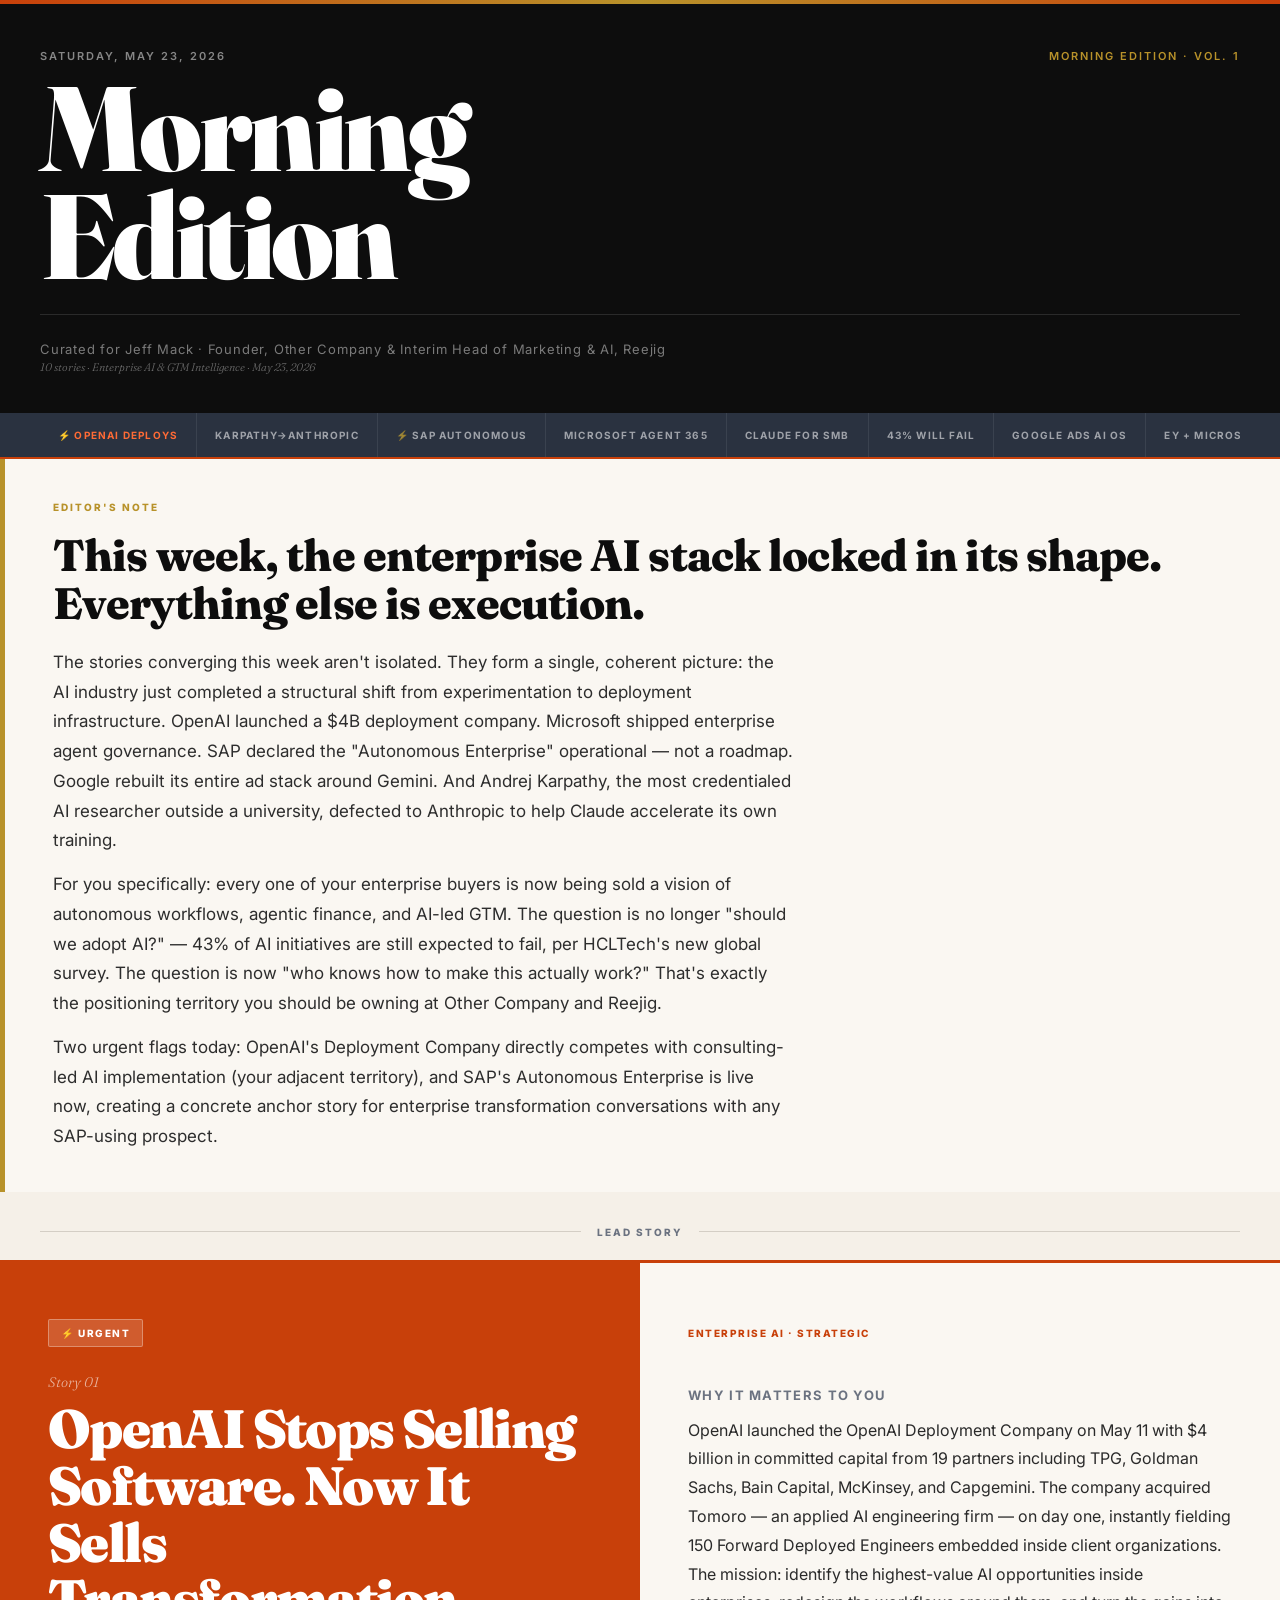
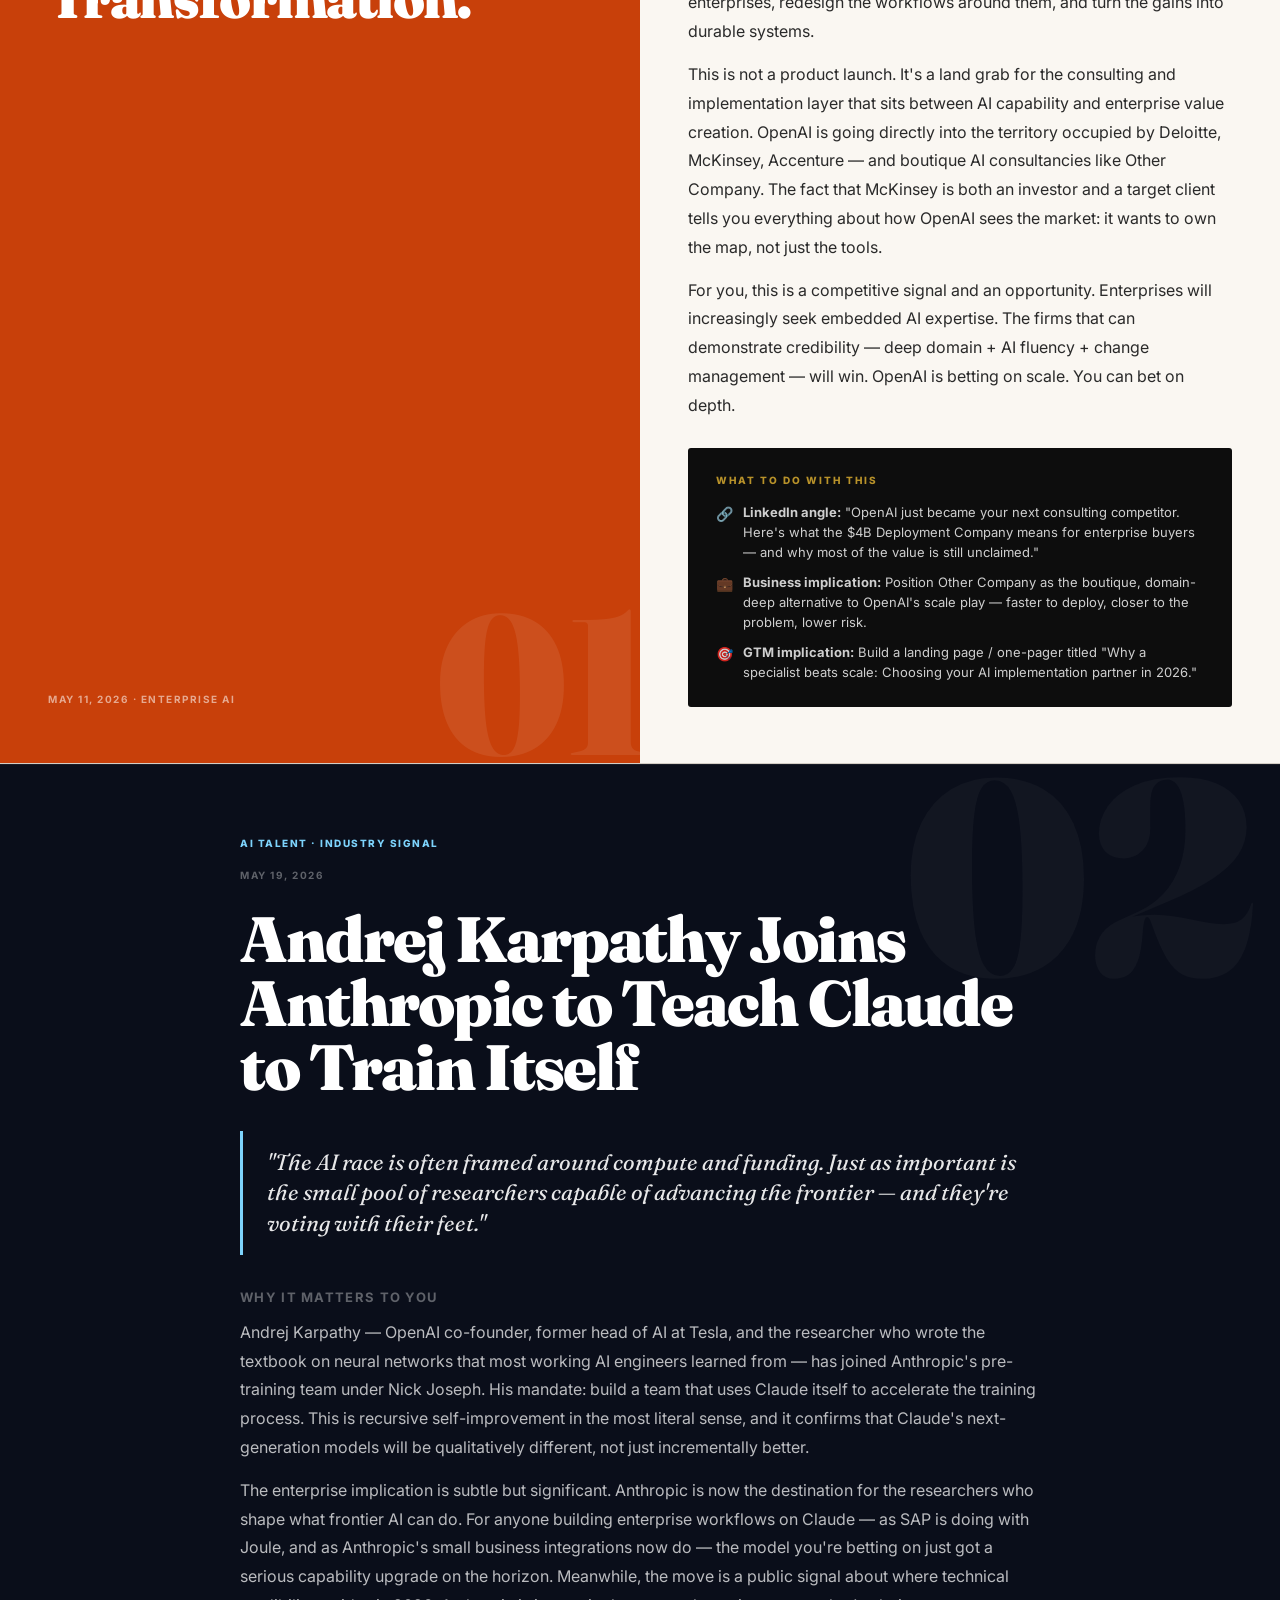
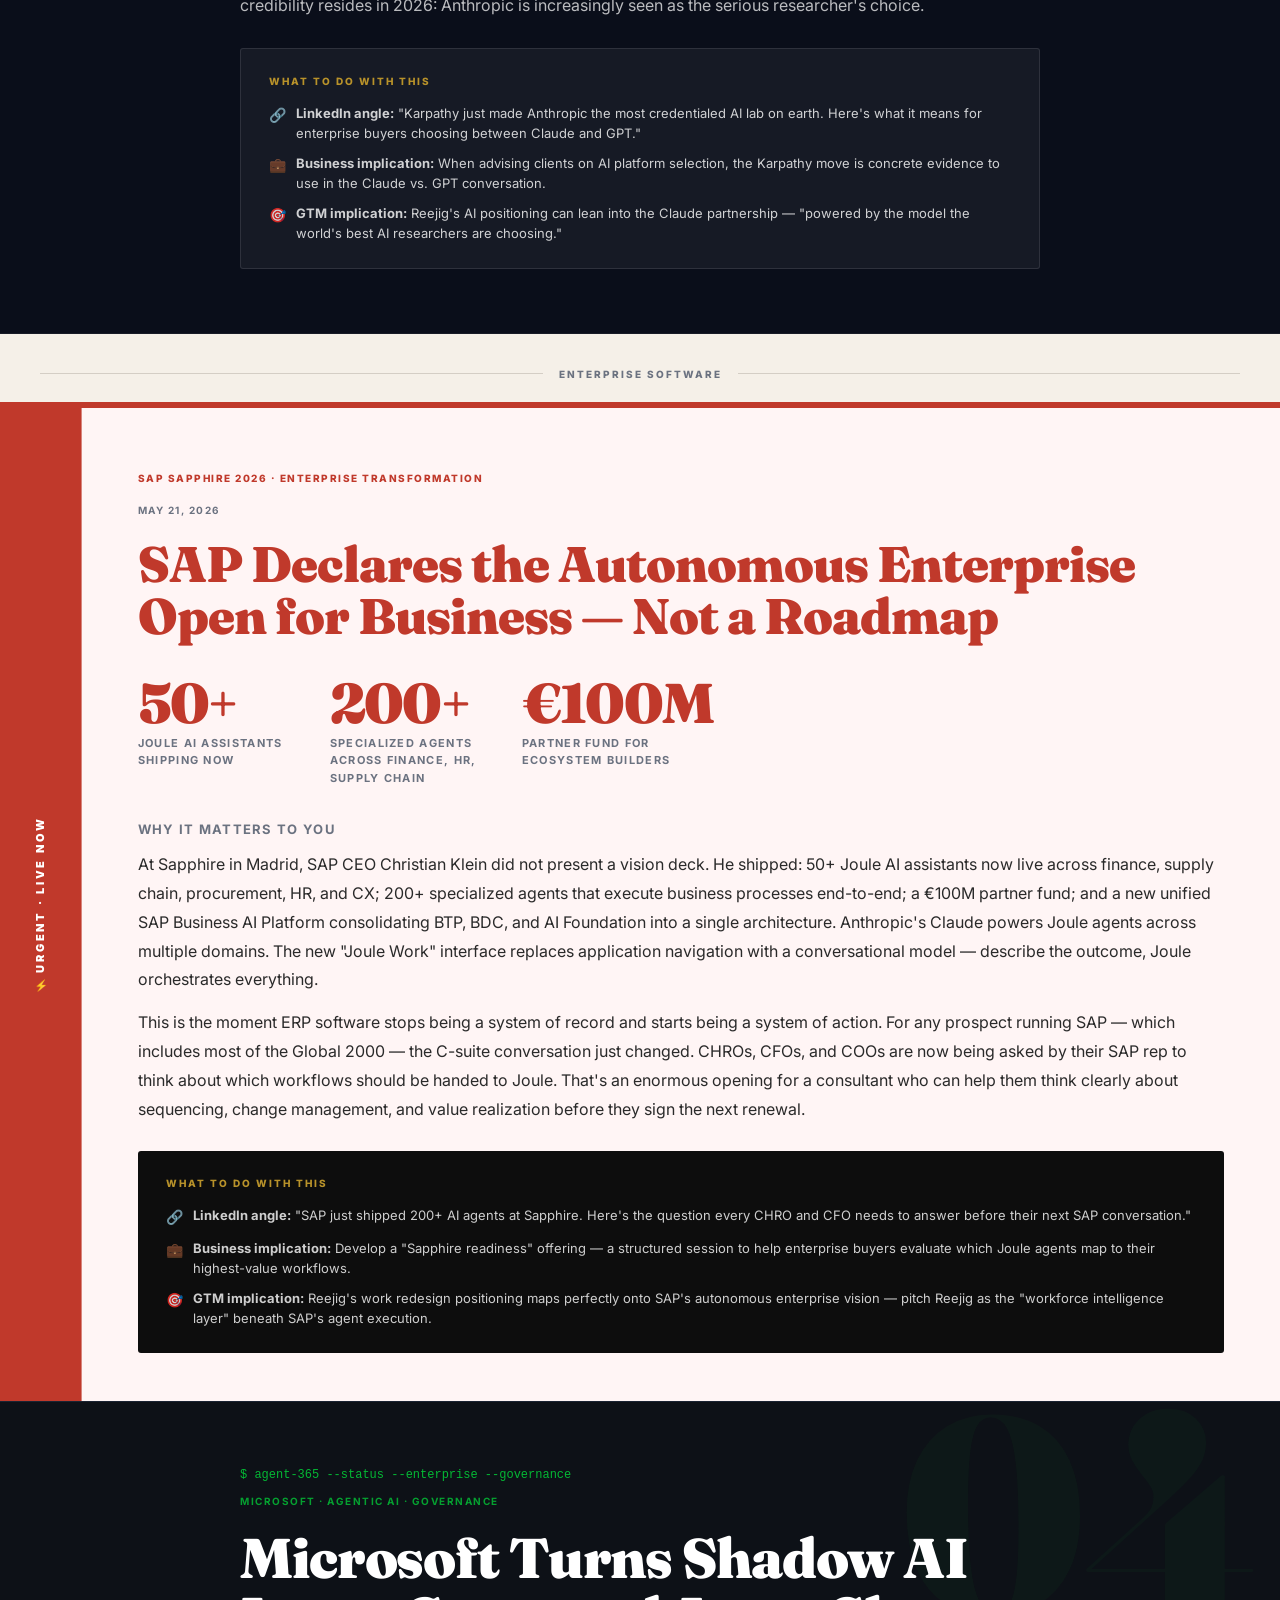
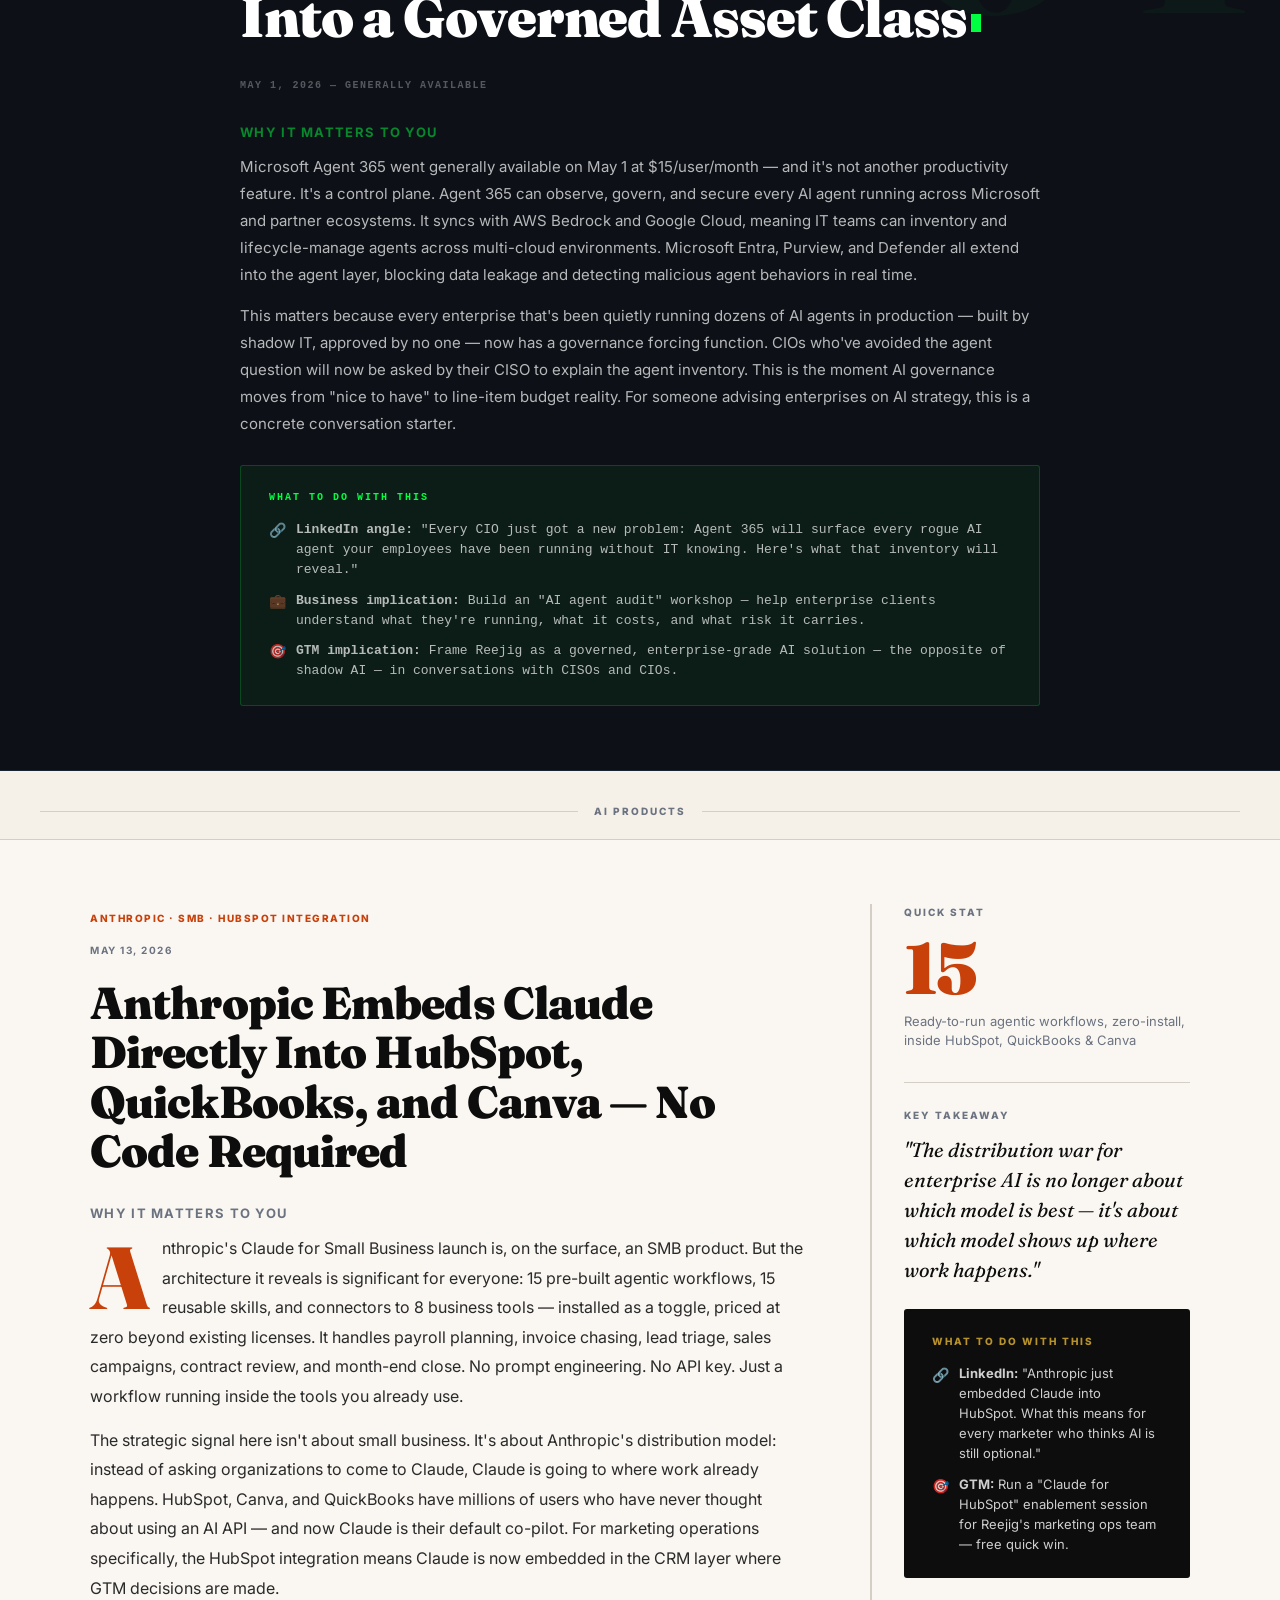
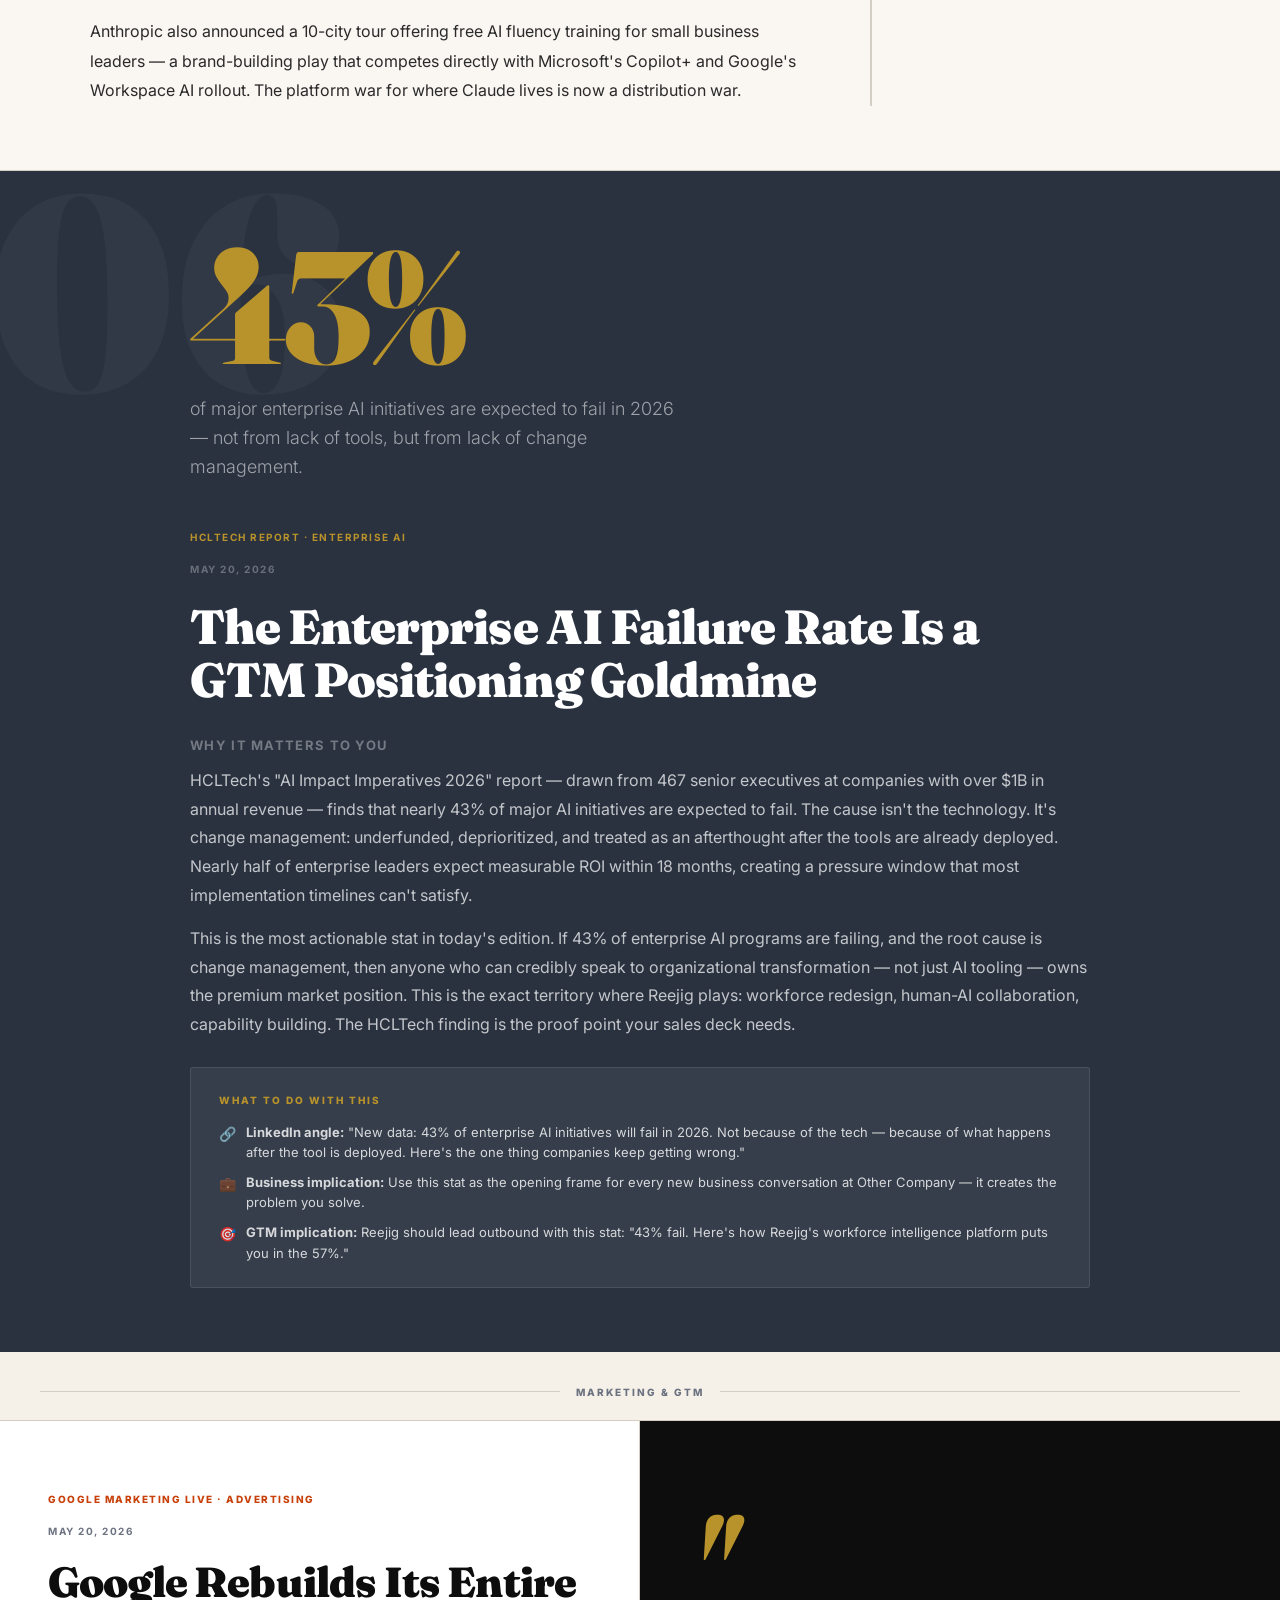
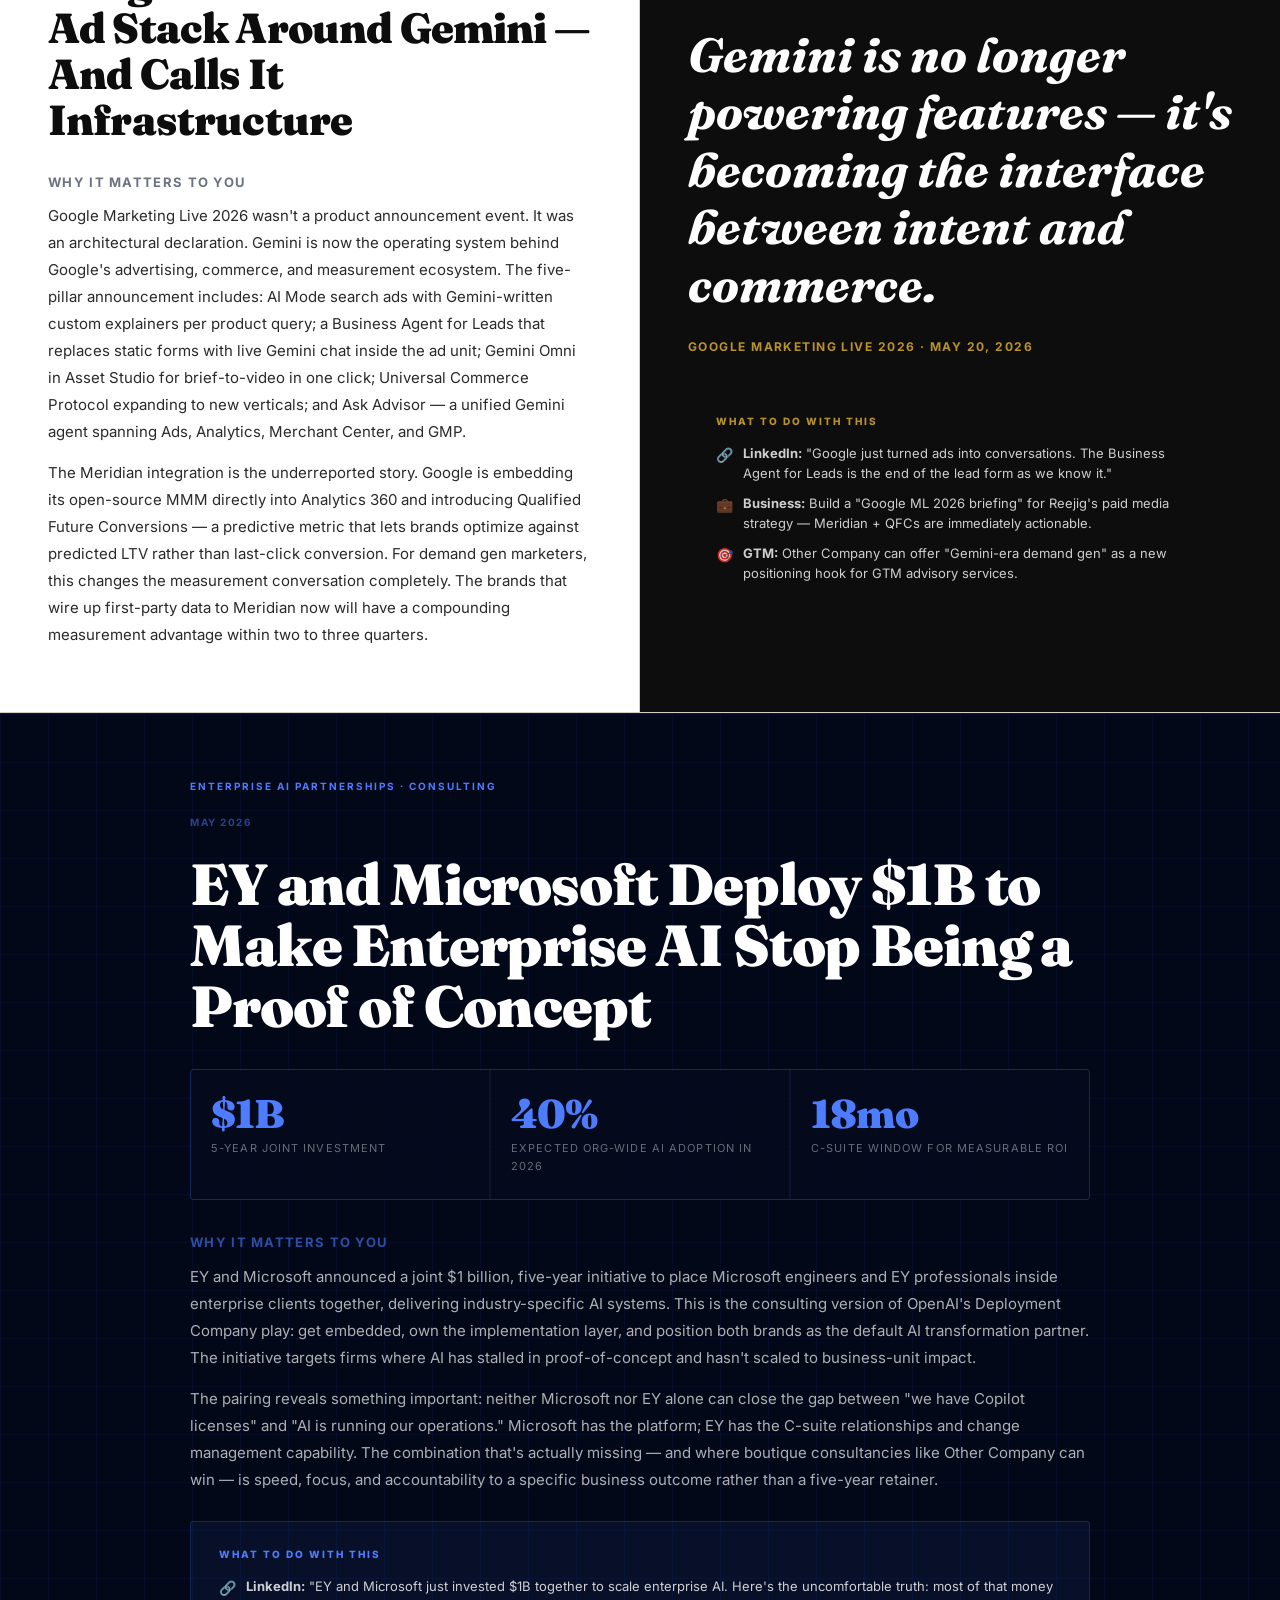
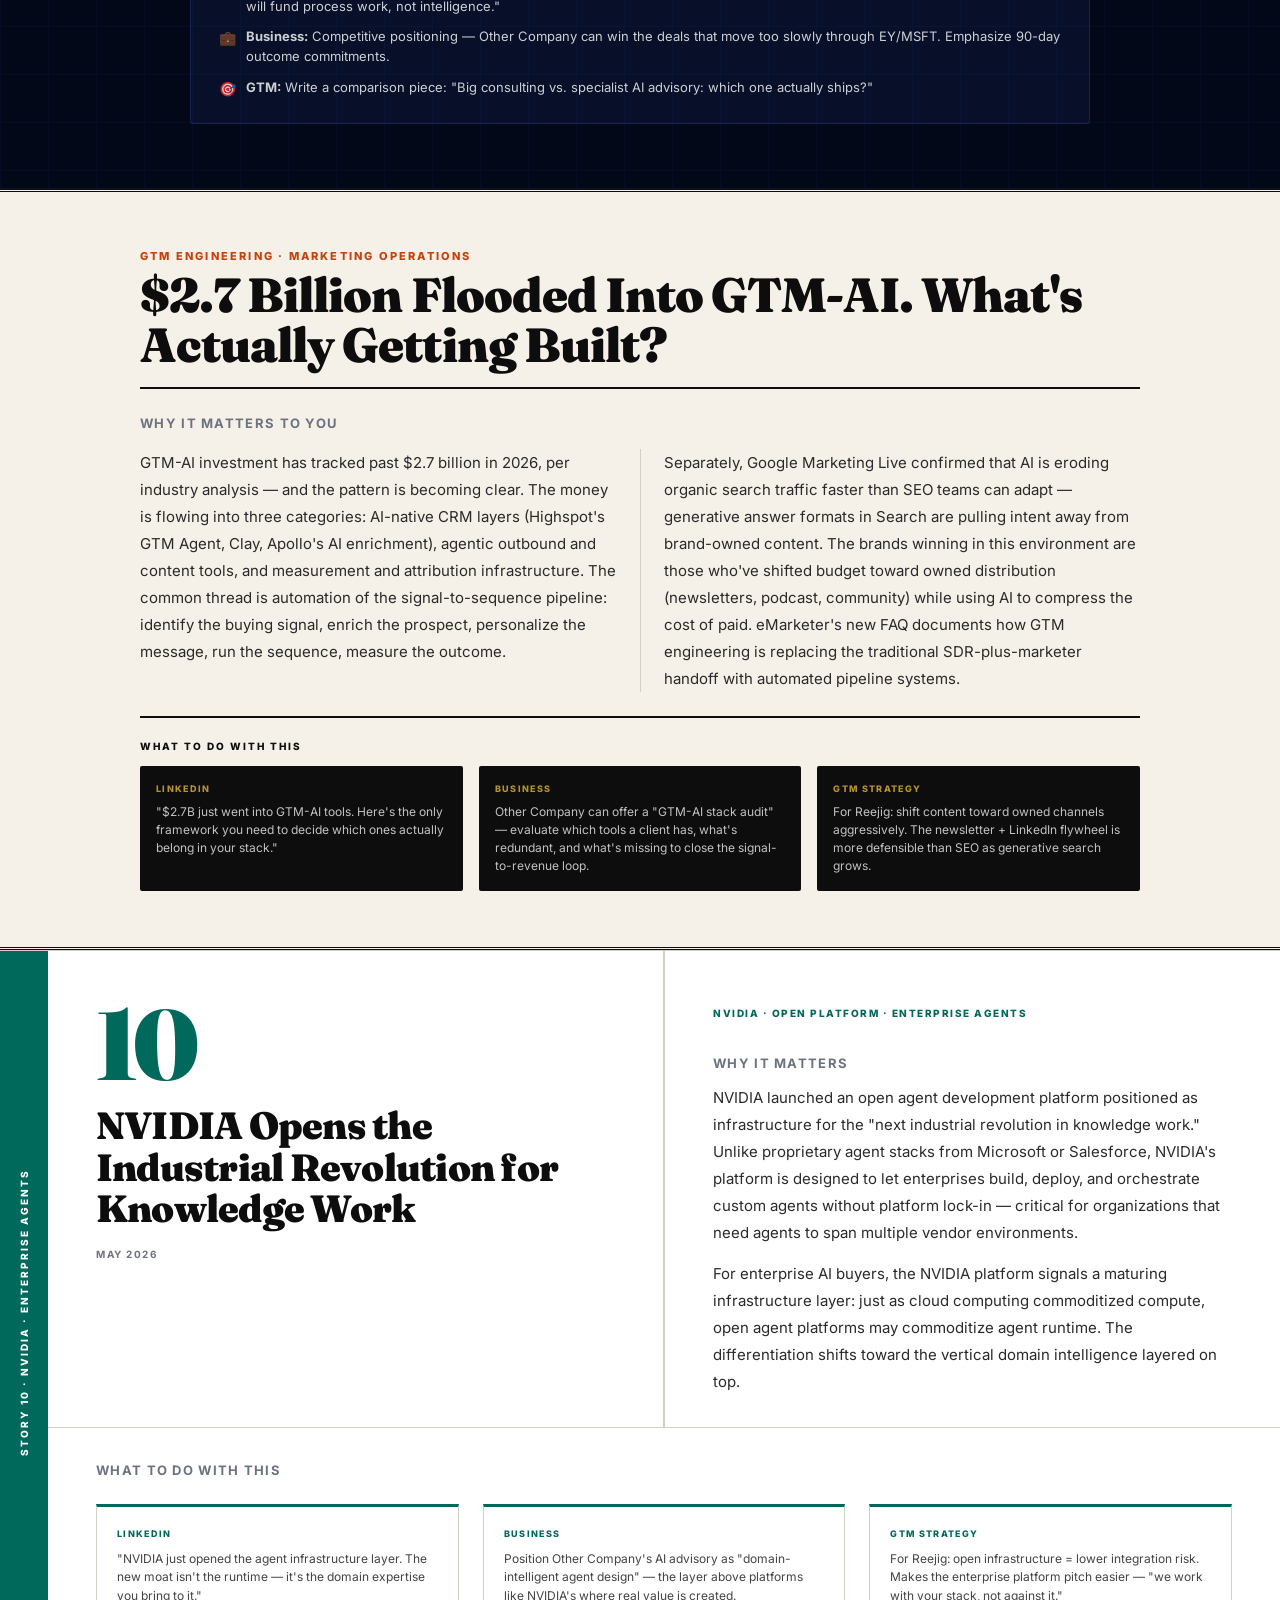
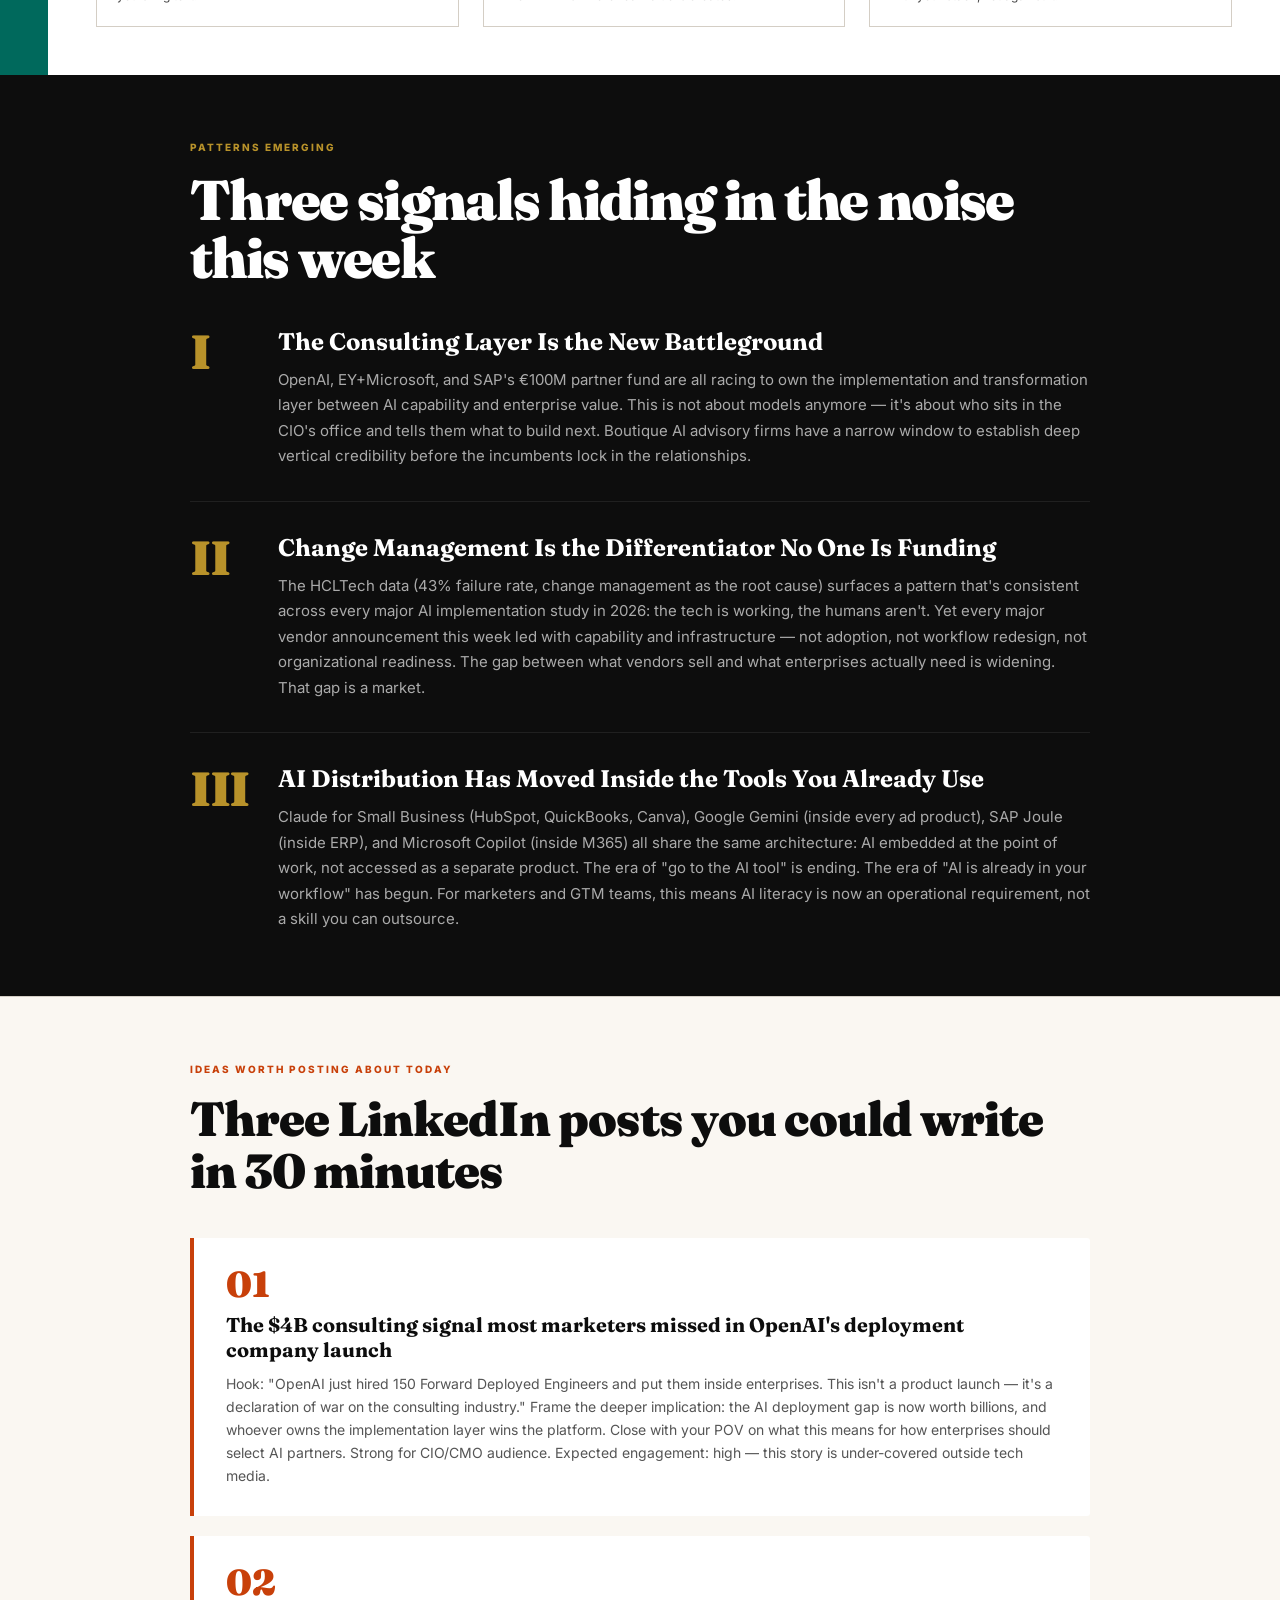
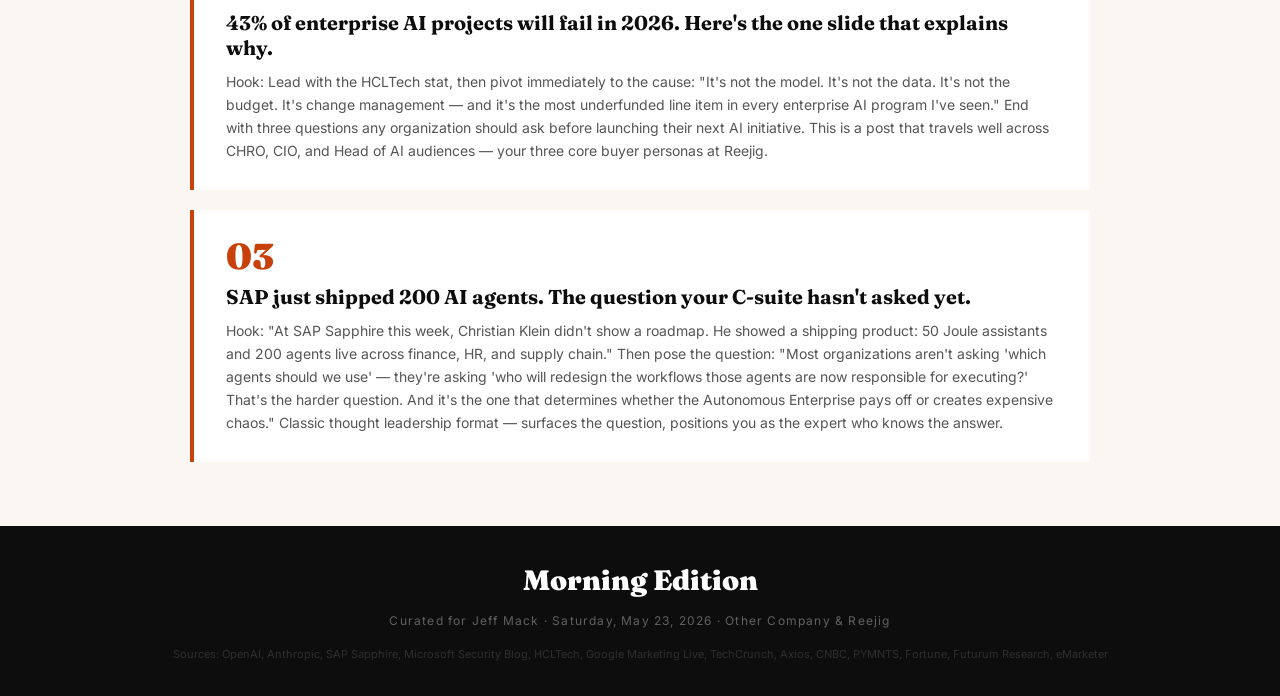
<file: magazines/2026-05-23.html>
<!DOCTYPE html>
<html lang="en">
<head>
<meta charset="UTF-8">
<meta name="viewport" content="width=device-width, initial-scale=1.0">
<title>Morning Edition — May 23, 2026</title>
<link rel="preconnect" href="https://fonts.googleapis.com">
<link rel="preconnect" href="https://fonts.gstatic.com" crossorigin>
<link href="https://fonts.googleapis.com/css2?family=Fraunces:ital,opsz,wght@0,9..144,100..900;1,9..144,100..900&family=Inter:wght@300;400;500;600;700;800;900&display=swap" rel="stylesheet">
<style>
  *, *::before, *::after { box-sizing: border-box; margin: 0; padding: 0; }
  :root {
    --ink: #0d0d0d;
    --paper: #f5f0e8;
    --cream: #faf7f2;
    --accent: #c8400a;
    --gold: #b8922a;
    --slate: #2a3240;
    --mint: #00695c;
    --electric: #1a1aff;
    --rose: #c0392b;
    --midnight: #0a0e1a;
    --dim: #6b7280;
    --border: #d4cec5;
  }
  html { scroll-behavior: smooth; }
  body {
    background: var(--paper);
    color: var(--ink);
    font-family: 'Inter', sans-serif;
    font-size: 16px;
    line-height: 1.6;
    overflow-x: hidden;
  }

  /* ─── MASTHEAD ─── */
  .masthead {
    background: var(--ink);
    color: white;
    padding: 48px 40px 36px;
    position: relative;
    overflow: hidden;
  }
  .masthead::before {
    content: '';
    position: absolute;
    top: 0; left: 0; right: 0;
    height: 4px;
    background: linear-gradient(90deg, var(--accent) 0%, var(--gold) 50%, var(--accent) 100%);
  }
  .masthead-top {
    display: flex;
    justify-content: space-between;
    align-items: flex-start;
    margin-bottom: 8px;
  }
  .masthead-date {
    font-family: 'Inter', sans-serif;
    font-size: 11px;
    font-weight: 600;
    letter-spacing: 0.18em;
    text-transform: uppercase;
    color: rgba(255,255,255,0.5);
  }
  .masthead-edition {
    font-size: 11px;
    font-weight: 600;
    letter-spacing: 0.18em;
    text-transform: uppercase;
    color: var(--gold);
  }
  .masthead-title {
    font-family: 'Fraunces', serif;
    font-size: clamp(56px, 10vw, 120px);
    font-weight: 900;
    line-height: 0.9;
    letter-spacing: -0.03em;
    color: white;
    margin-bottom: 12px;
  }
  .masthead-subtitle {
    font-size: 13px;
    color: rgba(255,255,255,0.45);
    letter-spacing: 0.06em;
    font-weight: 400;
  }
  .masthead-rule {
    height: 1px;
    background: rgba(255,255,255,0.12);
    margin: 24px 0;
  }
  .story-count {
    font-family: 'Fraunces', serif;
    font-size: 11px;
    font-weight: 300;
    font-style: italic;
    color: rgba(255,255,255,0.4);
  }

  /* ─── NAV ─── */
  .jump-nav {
    background: var(--slate);
    padding: 0 40px;
    position: sticky;
    top: 0;
    z-index: 100;
    border-bottom: 2px solid var(--accent);
  }
  .jump-nav-inner {
    display: flex;
    gap: 0;
    overflow-x: auto;
    scrollbar-width: none;
  }
  .jump-nav-inner::-webkit-scrollbar { display: none; }
  .jump-nav a {
    display: block;
    padding: 14px 18px;
    font-size: 10px;
    font-weight: 700;
    letter-spacing: 0.12em;
    text-transform: uppercase;
    color: rgba(255,255,255,0.55);
    text-decoration: none;
    white-space: nowrap;
    border-right: 1px solid rgba(255,255,255,0.08);
    transition: all 0.2s ease;
  }
  .jump-nav a:hover { color: white; background: rgba(255,255,255,0.06); }
  .jump-nav a.urgent { color: #ff6b35; }

  /* ─── EDITORS NOTE ─── */
  .editors-note {
    background: var(--cream);
    border-left: 5px solid var(--gold);
    padding: 40px 40px 40px 48px;
    margin: 0;
  }
  .editors-note-label {
    font-size: 10px;
    font-weight: 800;
    letter-spacing: 0.2em;
    text-transform: uppercase;
    color: var(--gold);
    margin-bottom: 16px;
  }
  .editors-note h2 {
    font-family: 'Fraunces', serif;
    font-size: clamp(28px, 4vw, 44px);
    font-weight: 800;
    line-height: 1.1;
    color: var(--ink);
    margin-bottom: 20px;
    letter-spacing: -0.02em;
  }
  .editors-note p {
    font-size: 17px;
    line-height: 1.75;
    color: #2d2d2d;
    max-width: 740px;
    margin-bottom: 14px;
  }
  .editors-note p:last-child { margin-bottom: 0; }

  /* ─── SECTION LABEL ─── */
  .section-divider {
    display: flex;
    align-items: center;
    gap: 16px;
    padding: 32px 40px 20px;
  }
  .section-divider-line {
    flex: 1;
    height: 1px;
    background: var(--border);
  }
  .section-divider-label {
    font-size: 10px;
    font-weight: 800;
    letter-spacing: 0.2em;
    text-transform: uppercase;
    color: var(--dim);
  }

  /* ─── STORY FRAMES ─── */
  .story { scroll-margin-top: 50px; }

  /* 1: HERO */
  .story-hero {
    display: grid;
    grid-template-columns: 1fr 1fr;
    min-height: 520px;
    border-top: 3px solid var(--accent);
    border-bottom: 1px solid var(--border);
  }
  .story-hero-left {
    background: var(--accent);
    padding: 56px 48px;
    display: flex;
    flex-direction: column;
    justify-content: space-between;
    color: white;
    position: relative;
    overflow: hidden;
  }
  .story-hero-left::before {
    content: '01';
    position: absolute;
    bottom: -20px;
    right: -10px;
    font-family: 'Fraunces', serif;
    font-size: 200px;
    font-weight: 900;
    color: rgba(255,255,255,0.08);
    line-height: 1;
    pointer-events: none;
  }
  .story-hero-right {
    background: var(--cream);
    padding: 56px 48px;
    display: flex;
    flex-direction: column;
    justify-content: space-between;
  }
  .urgent-flag {
    display: inline-flex;
    align-items: center;
    gap: 6px;
    background: rgba(255,255,255,0.15);
    border: 1px solid rgba(255,255,255,0.3);
    padding: 5px 12px;
    border-radius: 2px;
    font-size: 10px;
    font-weight: 800;
    letter-spacing: 0.15em;
    text-transform: uppercase;
    color: white;
    margin-bottom: 24px;
    width: fit-content;
  }
  .story-number-large {
    font-family: 'Fraunces', serif;
    font-size: 14px;
    font-weight: 300;
    font-style: italic;
    opacity: 0.6;
    margin-bottom: 8px;
  }
  .story-hero-headline {
    font-family: 'Fraunces', serif;
    font-size: clamp(32px, 4.5vw, 54px);
    font-weight: 900;
    line-height: 1.05;
    letter-spacing: -0.03em;
    color: white;
    margin-bottom: 24px;
  }
  .story-datestamp {
    font-size: 10px;
    font-weight: 700;
    letter-spacing: 0.15em;
    text-transform: uppercase;
    color: rgba(255,255,255,0.55);
    margin-bottom: 0;
  }
  .story-tag {
    display: inline-block;
    font-size: 10px;
    font-weight: 800;
    letter-spacing: 0.15em;
    text-transform: uppercase;
    color: var(--accent);
    margin-bottom: 16px;
  }
  .why-it-matters {
    font-size: 13px;
    font-weight: 700;
    letter-spacing: 0.1em;
    text-transform: uppercase;
    color: var(--dim);
    margin-bottom: 10px;
    margin-top: 28px;
  }
  .story-body p {
    font-size: 16px;
    line-height: 1.8;
    color: #2a2a2a;
    margin-bottom: 14px;
  }
  .story-body p:last-child { margin-bottom: 0; }
  .wtdwt-box {
    background: var(--ink);
    color: white;
    padding: 24px 28px;
    margin-top: 28px;
    border-radius: 3px;
  }
  .wtdwt-box h4 {
    font-size: 10px;
    font-weight: 800;
    letter-spacing: 0.2em;
    text-transform: uppercase;
    color: var(--gold);
    margin-bottom: 14px;
  }
  .wtdwt-item {
    display: flex;
    gap: 10px;
    margin-bottom: 10px;
    font-size: 13px;
    line-height: 1.55;
    color: rgba(255,255,255,0.8);
  }
  .wtdwt-item:last-child { margin-bottom: 0; }
  .wtdwt-icon {
    font-size: 14px;
    flex-shrink: 0;
    margin-top: 1px;
  }

  /* 2: MIDNIGHT DARK */
  .story-dark {
    background: var(--midnight);
    color: white;
    padding: 64px 40px;
    border-top: 1px solid rgba(255,255,255,0.06);
    border-bottom: 1px solid rgba(255,255,255,0.06);
    position: relative;
    overflow: hidden;
  }
  .story-dark::before {
    content: '02';
    position: absolute;
    top: -30px;
    right: 20px;
    font-family: 'Fraunces', serif;
    font-size: 280px;
    font-weight: 900;
    color: rgba(255,255,255,0.03);
    line-height: 1;
    pointer-events: none;
  }
  .story-dark-inner {
    max-width: 800px;
    margin: 0 auto;
    position: relative;
    z-index: 1;
  }
  .story-dark .story-tag { color: #7dd3fc; }
  .story-dark .story-datestamp { color: rgba(255,255,255,0.35); }
  .story-dark-headline {
    font-family: 'Fraunces', serif;
    font-size: clamp(36px, 5vw, 64px);
    font-weight: 900;
    line-height: 1.0;
    letter-spacing: -0.03em;
    color: white;
    margin-bottom: 32px;
  }
  .story-dark .story-body p { color: rgba(255,255,255,0.72); }
  .story-dark .why-it-matters { color: rgba(255,255,255,0.35); }
  .story-dark .wtdwt-box {
    background: rgba(255,255,255,0.05);
    border: 1px solid rgba(255,255,255,0.1);
  }
  .pull-quote-dark {
    border-left: 3px solid #7dd3fc;
    padding: 16px 0 16px 24px;
    margin: 32px 0;
    font-family: 'Fraunces', serif;
    font-size: 22px;
    font-style: italic;
    line-height: 1.4;
    color: rgba(255,255,255,0.9);
  }

  /* 3: ROSE ALERT */
  .story-rose {
    background: #fff5f5;
    border-top: 6px solid var(--rose);
    padding: 0;
  }
  .story-rose-inner {
    display: grid;
    grid-template-columns: auto 1fr;
  }
  .story-rose-stamp {
    background: var(--rose);
    color: white;
    padding: 56px 32px;
    writing-mode: vertical-lr;
    text-orientation: mixed;
    transform: rotate(180deg);
    display: flex;
    align-items: center;
    justify-content: center;
  }
  .story-rose-stamp span {
    font-size: 11px;
    font-weight: 900;
    letter-spacing: 0.25em;
    text-transform: uppercase;
    white-space: nowrap;
  }
  .story-rose-content {
    padding: 56px 56px 48px;
  }
  .story-rose-headline {
    font-family: 'Fraunces', serif;
    font-size: clamp(30px, 4vw, 50px);
    font-weight: 900;
    line-height: 1.05;
    letter-spacing: -0.02em;
    color: var(--rose);
    margin-bottom: 24px;
  }
  .story-rose .story-body p { font-size: 16px; }
  .stat-callout {
    display: flex;
    gap: 32px;
    margin: 32px 0;
    flex-wrap: wrap;
  }
  .stat-item {
    text-align: left;
  }
  .stat-num {
    font-family: 'Fraunces', serif;
    font-size: 56px;
    font-weight: 900;
    line-height: 1;
    color: var(--rose);
    letter-spacing: -0.03em;
  }
  .stat-label {
    font-size: 11px;
    font-weight: 700;
    text-transform: uppercase;
    letter-spacing: 0.12em;
    color: var(--dim);
    margin-top: 4px;
    max-width: 160px;
  }

  /* 4: TERMINAL */
  .story-terminal {
    background: #0d1117;
    color: #00ff41;
    padding: 64px 40px;
    font-family: 'Courier New', monospace;
    border-top: 1px solid #1a2332;
    border-bottom: 1px solid #1a2332;
    position: relative;
    overflow: hidden;
  }
  .story-terminal::before {
    content: '04';
    position: absolute;
    top: -30px; right: 20px;
    font-family: 'Fraunces', serif;
    font-size: 280px;
    font-weight: 900;
    color: rgba(0,255,65,0.03);
    line-height: 1;
    pointer-events: none;
  }
  .story-terminal-inner { max-width: 800px; margin: 0 auto; position: relative; z-index: 1; }
  .terminal-prompt { color: #00ff41; font-size: 12px; margin-bottom: 8px; opacity: 0.7; }
  .terminal-tag {
    font-family: 'Inter', sans-serif;
    font-size: 10px;
    font-weight: 700;
    letter-spacing: 0.15em;
    text-transform: uppercase;
    color: #00ff41;
    opacity: 0.6;
    margin-bottom: 20px;
    display: block;
  }
  .terminal-headline {
    font-family: 'Fraunces', serif;
    font-size: clamp(32px, 4.5vw, 56px);
    font-weight: 900;
    line-height: 1.05;
    color: white;
    margin-bottom: 32px;
    letter-spacing: -0.02em;
  }
  .story-terminal .story-body p { color: rgba(255,255,255,0.7); font-family: 'Inter', sans-serif; font-size: 15px; }
  .story-terminal .why-it-matters { color: rgba(0,255,65,0.5); font-family: 'Inter', sans-serif; }
  .story-terminal .wtdwt-box {
    background: rgba(0,255,65,0.05);
    border: 1px solid rgba(0,255,65,0.2);
  }
  .story-terminal .wtdwt-box h4 { color: #00ff41; }
  .story-terminal .wtdwt-item { color: rgba(255,255,255,0.7); }
  .terminal-blink {
    display: inline-block;
    width: 10px; height: 18px;
    background: #00ff41;
    animation: blink 1s step-end infinite;
    vertical-align: middle;
    margin-left: 4px;
  }
  @keyframes blink { 0%, 100% { opacity: 1; } 50% { opacity: 0; } }

  /* 5: ACADEMIC */
  .story-academic {
    background: var(--cream);
    padding: 64px 56px;
    border-top: 1px solid var(--border);
    border-bottom: 1px solid var(--border);
    max-width: 100%;
  }
  .story-academic-inner {
    display: grid;
    grid-template-columns: 1fr 320px;
    gap: 64px;
    max-width: 1100px;
    margin: 0 auto;
  }
  .drop-cap::first-letter {
    font-family: 'Fraunces', serif;
    font-size: 88px;
    font-weight: 900;
    line-height: 0.8;
    float: left;
    margin-right: 12px;
    margin-top: 8px;
    color: var(--accent);
  }
  .academic-headline {
    font-family: 'Fraunces', serif;
    font-size: clamp(28px, 3.5vw, 46px);
    font-weight: 900;
    line-height: 1.1;
    letter-spacing: -0.02em;
    color: var(--ink);
    margin-bottom: 28px;
  }
  .story-academic .story-body p { font-size: 16px; line-height: 1.85; }
  .academic-sidebar {
    padding-left: 32px;
    border-left: 2px solid var(--border);
  }
  .sidebar-label {
    font-size: 10px;
    font-weight: 800;
    letter-spacing: 0.2em;
    text-transform: uppercase;
    color: var(--dim);
    margin-bottom: 12px;
  }
  .sidebar-quote {
    font-family: 'Fraunces', serif;
    font-size: 20px;
    font-style: italic;
    line-height: 1.5;
    color: var(--ink);
    margin-bottom: 20px;
  }
  .sidebar-stat-big {
    font-family: 'Fraunces', serif;
    font-size: 72px;
    font-weight: 900;
    line-height: 1;
    color: var(--accent);
    letter-spacing: -0.03em;
    margin-bottom: 8px;
  }
  .sidebar-stat-label {
    font-size: 13px;
    color: var(--dim);
    line-height: 1.45;
  }

  /* 6: BIG STAT */
  .story-bigstat {
    background: var(--slate);
    color: white;
    padding: 64px 40px;
    position: relative;
    overflow: hidden;
  }
  .story-bigstat::before {
    content: '06';
    position: absolute;
    top: -20px; left: -10px;
    font-family: 'Fraunces', serif;
    font-size: 280px;
    font-weight: 900;
    color: rgba(255,255,255,0.03);
    line-height: 1;
    pointer-events: none;
  }
  .story-bigstat-inner {
    max-width: 900px;
    margin: 0 auto;
    position: relative;
    z-index: 1;
  }
  .bigstat-number {
    font-family: 'Fraunces', serif;
    font-size: clamp(80px, 14vw, 160px);
    font-weight: 900;
    line-height: 0.9;
    color: var(--gold);
    letter-spacing: -0.04em;
    margin-bottom: 16px;
  }
  .bigstat-caption {
    font-size: 18px;
    font-weight: 300;
    color: rgba(255,255,255,0.55);
    margin-bottom: 48px;
    max-width: 500px;
  }
  .bigstat-headline {
    font-family: 'Fraunces', serif;
    font-size: clamp(28px, 4vw, 48px);
    font-weight: 900;
    line-height: 1.1;
    color: white;
    margin-bottom: 28px;
    letter-spacing: -0.02em;
  }
  .story-bigstat .story-body p { color: rgba(255,255,255,0.72); }
  .story-bigstat .why-it-matters { color: rgba(255,255,255,0.35); }
  .story-bigstat .wtdwt-box { background: rgba(255,255,255,0.06); border: 1px solid rgba(255,255,255,0.1); }

  /* 7: PULL QUOTE EDITORIAL */
  .story-pullquote {
    background: white;
    padding: 0;
    border-top: 1px solid var(--border);
    border-bottom: 1px solid var(--border);
  }
  .story-pullquote-grid {
    display: grid;
    grid-template-columns: 1fr 1fr;
  }
  .pullquote-left {
    padding: 64px 48px;
    border-right: 1px solid var(--border);
  }
  .pullquote-right {
    padding: 64px 48px;
    background: var(--ink);
    display: flex;
    flex-direction: column;
    justify-content: center;
  }
  .the-quote {
    font-family: 'Fraunces', serif;
    font-size: clamp(28px, 4vw, 48px);
    font-style: italic;
    font-weight: 700;
    line-height: 1.2;
    color: white;
    position: relative;
  }
  .the-quote::before {
    content: '"';
    display: block;
    font-size: 120px;
    line-height: 0.7;
    color: var(--gold);
    margin-bottom: 16px;
    font-family: 'Fraunces', serif;
  }
  .quote-attribution {
    font-size: 12px;
    font-weight: 700;
    letter-spacing: 0.12em;
    text-transform: uppercase;
    color: var(--gold);
    margin-top: 24px;
  }
  .pullquote-headline {
    font-family: 'Fraunces', serif;
    font-size: clamp(26px, 3.5vw, 42px);
    font-weight: 900;
    line-height: 1.1;
    letter-spacing: -0.02em;
    color: var(--ink);
    margin-bottom: 24px;
  }
  .story-pullquote .story-body p { font-size: 15px; }

  /* 8: FUTURISTIC DASHBOARD */
  .story-dashboard {
    background: #030818;
    color: white;
    padding: 64px 40px;
    position: relative;
    overflow: hidden;
    border-top: 1px solid #0a1628;
    border-bottom: 1px solid #0a1628;
  }
  .dashboard-grid-bg {
    position: absolute;
    top: 0; left: 0; right: 0; bottom: 0;
    background-image:
      linear-gradient(rgba(30,80,255,0.06) 1px, transparent 1px),
      linear-gradient(90deg, rgba(30,80,255,0.06) 1px, transparent 1px);
    background-size: 48px 48px;
    pointer-events: none;
  }
  .story-dashboard-inner {
    max-width: 900px;
    margin: 0 auto;
    position: relative;
    z-index: 1;
  }
  .dashboard-tag {
    font-size: 10px;
    font-weight: 700;
    letter-spacing: 0.2em;
    text-transform: uppercase;
    color: #4d7cfe;
    margin-bottom: 20px;
    display: block;
  }
  .dashboard-headline {
    font-family: 'Fraunces', serif;
    font-size: clamp(32px, 5vw, 58px);
    font-weight: 900;
    line-height: 1.05;
    color: white;
    margin-bottom: 32px;
    letter-spacing: -0.02em;
  }
  .dashboard-metrics {
    display: grid;
    grid-template-columns: repeat(3, 1fr);
    gap: 2px;
    margin: 32px 0;
    background: rgba(77,124,254,0.1);
    border: 1px solid rgba(77,124,254,0.2);
    border-radius: 4px;
    overflow: hidden;
  }
  .metric-cell {
    padding: 24px 20px;
    background: rgba(3,8,24,0.8);
  }
  .metric-val {
    font-family: 'Fraunces', serif;
    font-size: 40px;
    font-weight: 900;
    color: #4d7cfe;
    line-height: 1;
    letter-spacing: -0.02em;
    margin-bottom: 6px;
  }
  .metric-label { font-size: 11px; color: rgba(255,255,255,0.4); letter-spacing: 0.1em; text-transform: uppercase; }
  .story-dashboard .story-body p { color: rgba(255,255,255,0.68); font-size: 15px; }
  .story-dashboard .why-it-matters { color: rgba(77,124,254,0.6); }
  .story-dashboard .wtdwt-box { background: rgba(77,124,254,0.07); border: 1px solid rgba(77,124,254,0.2); }
  .story-dashboard .wtdwt-box h4 { color: #4d7cfe; }

  /* 9: NEWSPAPER */
  .story-newspaper {
    background: var(--paper);
    padding: 56px 40px;
    border-top: 3px double var(--ink);
    border-bottom: 3px double var(--ink);
  }
  .story-newspaper-inner {
    max-width: 1000px;
    margin: 0 auto;
    column-count: 2;
    column-gap: 48px;
    column-rule: 1px solid var(--border);
  }
  .newspaper-headline {
    font-family: 'Fraunces', serif;
    font-size: clamp(28px, 4vw, 48px);
    font-weight: 900;
    line-height: 1.05;
    letter-spacing: -0.02em;
    color: var(--ink);
    margin-bottom: 8px;
    column-span: all;
  }
  .newspaper-kicker {
    font-size: 11px;
    font-weight: 800;
    letter-spacing: 0.2em;
    text-transform: uppercase;
    color: var(--accent);
    column-span: all;
    margin-bottom: 4px;
  }
  .newspaper-rule {
    height: 2px;
    background: var(--ink);
    column-span: all;
    margin: 16px 0 24px;
  }
  .story-newspaper .story-body p { font-size: 15px; line-height: 1.8; }
  .story-newspaper .why-it-matters { column-span: all; margin-top: 0; }
  .newspaper-wtdwt {
    column-span: all;
    border-top: 2px solid var(--ink);
    margin-top: 24px;
    padding-top: 20px;
  }
  .newspaper-wtdwt h4 {
    font-size: 10px;
    font-weight: 800;
    letter-spacing: 0.2em;
    text-transform: uppercase;
    color: var(--ink);
    margin-bottom: 12px;
  }
  .newspaper-wtdwt-grid {
    display: grid;
    grid-template-columns: repeat(3, 1fr);
    gap: 16px;
  }
  .newspaper-wtdwt-cell {
    padding: 16px;
    background: var(--ink);
    color: white;
    border-radius: 2px;
  }
  .newspaper-wtdwt-cell .type {
    font-size: 9px;
    font-weight: 800;
    letter-spacing: 0.15em;
    text-transform: uppercase;
    color: var(--gold);
    margin-bottom: 6px;
  }
  .newspaper-wtdwt-cell p { font-size: 12px; color: rgba(255,255,255,0.75); line-height: 1.5; }

  /* 10: SWISS GRID */
  .story-swiss {
    background: white;
    padding: 0;
    border-top: 1px solid var(--border);
  }
  .story-swiss-grid {
    display: grid;
    grid-template-columns: 48px 1fr 1fr;
    grid-template-rows: auto auto;
    min-height: 480px;
  }
  .swiss-spine {
    background: var(--mint);
    display: flex;
    align-items: center;
    justify-content: center;
    grid-row: 1 / 3;
  }
  .swiss-spine span {
    writing-mode: vertical-lr;
    transform: rotate(180deg);
    font-size: 10px;
    font-weight: 800;
    letter-spacing: 0.2em;
    text-transform: uppercase;
    color: white;
    white-space: nowrap;
  }
  .swiss-headline-block {
    padding: 48px 48px 32px;
    border-right: 1px solid var(--border);
    grid-column: 2;
    grid-row: 1;
  }
  .swiss-num {
    font-family: 'Fraunces', serif;
    font-size: 100px;
    font-weight: 900;
    color: var(--mint);
    line-height: 0.9;
    letter-spacing: -0.04em;
    margin-bottom: 16px;
  }
  .swiss-headline {
    font-family: 'Fraunces', serif;
    font-size: clamp(24px, 3vw, 38px);
    font-weight: 900;
    line-height: 1.1;
    letter-spacing: -0.02em;
    color: var(--ink);
  }
  .swiss-content {
    padding: 48px 48px 32px;
    grid-column: 3;
    grid-row: 1;
    border-left: 1px solid var(--border);
  }
  .swiss-bottom {
    padding: 0 48px 48px;
    grid-column: 2 / 4;
    grid-row: 2;
    border-top: 1px solid var(--border);
    padding-top: 32px;
  }
  .story-swiss .story-body p { font-size: 15px; }
  .swiss-wtdwt {
    display: grid;
    grid-template-columns: repeat(3, 1fr);
    gap: 24px;
    margin-top: 24px;
  }
  .swiss-wtdwt-cell {
    padding: 20px;
    border: 1px solid var(--border);
    border-top: 3px solid var(--mint);
  }
  .swiss-wtdwt-cell .type {
    font-size: 9px;
    font-weight: 800;
    letter-spacing: 0.15em;
    text-transform: uppercase;
    color: var(--mint);
    margin-bottom: 8px;
  }
  .swiss-wtdwt-cell p { font-size: 12px; line-height: 1.55; color: #444; }

  /* ─── PATTERNS ─── */
  .patterns-section {
    background: var(--ink);
    color: white;
    padding: 64px 40px;
  }
  .patterns-inner { max-width: 900px; margin: 0 auto; }
  .patterns-label {
    font-size: 10px;
    font-weight: 800;
    letter-spacing: 0.2em;
    text-transform: uppercase;
    color: var(--gold);
    margin-bottom: 16px;
  }
  .patterns-headline {
    font-family: 'Fraunces', serif;
    font-size: clamp(32px, 5vw, 56px);
    font-weight: 900;
    line-height: 1.05;
    color: white;
    margin-bottom: 40px;
    letter-spacing: -0.03em;
  }
  .pattern-item {
    display: grid;
    grid-template-columns: 64px 1fr;
    gap: 24px;
    margin-bottom: 32px;
    padding-bottom: 32px;
    border-bottom: 1px solid rgba(255,255,255,0.08);
  }
  .pattern-item:last-child { border-bottom: none; margin-bottom: 0; padding-bottom: 0; }
  .pattern-num {
    font-family: 'Fraunces', serif;
    font-size: 48px;
    font-weight: 900;
    color: var(--gold);
    line-height: 1;
    letter-spacing: -0.03em;
  }
  .pattern-title {
    font-family: 'Fraunces', serif;
    font-size: 24px;
    font-weight: 700;
    color: white;
    margin-bottom: 10px;
    line-height: 1.2;
  }
  .pattern-body {
    font-size: 15px;
    color: rgba(255,255,255,0.65);
    line-height: 1.7;
  }

  /* ─── IDEAS TO POST ─── */
  .ideas-section {
    background: var(--cream);
    padding: 64px 40px;
    border-top: 1px solid var(--border);
  }
  .ideas-inner { max-width: 900px; margin: 0 auto; }
  .ideas-label {
    font-size: 10px;
    font-weight: 800;
    letter-spacing: 0.2em;
    text-transform: uppercase;
    color: var(--accent);
    margin-bottom: 16px;
  }
  .ideas-headline {
    font-family: 'Fraunces', serif;
    font-size: clamp(28px, 4vw, 48px);
    font-weight: 900;
    line-height: 1.1;
    color: var(--ink);
    margin-bottom: 40px;
    letter-spacing: -0.02em;
  }
  .idea-card {
    background: white;
    border-left: 4px solid var(--accent);
    padding: 28px 32px;
    margin-bottom: 20px;
    border-radius: 0 3px 3px 0;
    transition: transform 0.2s ease, box-shadow 0.2s ease;
  }
  .idea-card:hover {
    transform: translateX(4px);
    box-shadow: -4px 0 0 var(--gold), 4px 4px 20px rgba(0,0,0,0.08);
  }
  .idea-card:last-child { margin-bottom: 0; }
  .idea-num {
    font-family: 'Fraunces', serif;
    font-size: 36px;
    font-weight: 900;
    color: var(--accent);
    line-height: 1;
    margin-bottom: 10px;
  }
  .idea-headline {
    font-family: 'Fraunces', serif;
    font-size: 20px;
    font-weight: 700;
    color: var(--ink);
    margin-bottom: 10px;
    line-height: 1.25;
  }
  .idea-body {
    font-size: 14px;
    color: #555;
    line-height: 1.65;
  }

  /* ─── FOOTER ─── */
  .footer {
    background: var(--ink);
    color: rgba(255,255,255,0.35);
    padding: 32px 40px;
    text-align: center;
  }
  .footer-title {
    font-family: 'Fraunces', serif;
    font-size: 28px;
    font-weight: 900;
    color: white;
    margin-bottom: 8px;
  }
  .footer-sub { font-size: 12px; letter-spacing: 0.1em; }

  /* ─── HOVER EFFECTS ─── */
  .story-hero:hover .story-hero-left { background: #b5370a; }
  .story { transition: opacity 0.3s ease; }

  /* ─── RESPONSIVE ─── */
  @media (max-width: 768px) {
    .story-hero { grid-template-columns: 1fr; }
    .story-hero::before { display: none; }
    .story-rose-inner { grid-template-columns: 1fr; }
    .story-rose-stamp { writing-mode: horizontal-tb; transform: none; padding: 20px 32px; }
    .story-academic-inner { grid-template-columns: 1fr; }
    .academic-sidebar { padding-left: 0; border-left: none; border-top: 2px solid var(--border); padding-top: 24px; margin-top: 24px; }
    .story-pullquote-grid { grid-template-columns: 1fr; }
    .story-swiss-grid { grid-template-columns: 1fr; }
    .swiss-spine { display: none; }
    .dashboard-metrics { grid-template-columns: 1fr; }
    .story-newspaper-inner { column-count: 1; }
    .newspaper-wtdwt-grid { grid-template-columns: 1fr; }
    .swiss-wtdwt { grid-template-columns: 1fr; }
    .masthead { padding: 32px 20px; }
    .jump-nav { padding: 0 20px; }
    .editors-note { padding: 32px 20px; }
    .section-divider { padding: 20px; }
    .patterns-section, .ideas-section { padding: 48px 20px; }
  }
</style>
</head>
<body>

<!-- MASTHEAD -->
<header class="masthead">
  <div class="masthead-top">
    <span class="masthead-date">Saturday, May 23, 2026</span>
    <span class="masthead-edition">Morning Edition · Vol. 1</span>
  </div>
  <div class="masthead-title">Morning<br>Edition</div>
  <div class="masthead-rule"></div>
  <div class="masthead-subtitle">Curated for Jeff Mack · Founder, Other Company &amp; Interim Head of Marketing &amp; AI, Reejig</div>
  <div class="story-count">10 stories · Enterprise AI &amp; GTM Intelligence · May 23, 2026</div>
</header>

<!-- NAV -->
<nav class="jump-nav">
  <div class="jump-nav-inner">
    <a href="#s1" class="urgent">⚡ OpenAI Deploys</a>
    <a href="#s2">Karpathy→Anthropic</a>
    <a href="#s3">⚡ SAP Autonomous</a>
    <a href="#s4">Microsoft Agent 365</a>
    <a href="#s5">Claude for SMB</a>
    <a href="#s6">43% Will Fail</a>
    <a href="#s7">Google Ads AI OS</a>
    <a href="#s8">EY + Microsoft $1B</a>
    <a href="#s9">GTM Engineering</a>
    <a href="#s10">NVIDIA Agent Platform</a>
    <a href="#patterns">Patterns</a>
    <a href="#ideas">Post Ideas</a>
  </div>
</nav>

<!-- EDITORS NOTE -->
<section class="editors-note">
  <div class="editors-note-label">Editor's Note</div>
  <h2>This week, the enterprise AI stack locked in its shape. Everything else is execution.</h2>
  <p>The stories converging this week aren't isolated. They form a single, coherent picture: the AI industry just completed a structural shift from experimentation to deployment infrastructure. OpenAI launched a $4B deployment company. Microsoft shipped enterprise agent governance. SAP declared the "Autonomous Enterprise" operational — not a roadmap. Google rebuilt its entire ad stack around Gemini. And Andrej Karpathy, the most credentialed AI researcher outside a university, defected to Anthropic to help Claude accelerate its own training.</p>
  <p>For you specifically: every one of your enterprise buyers is now being sold a vision of autonomous workflows, agentic finance, and AI-led GTM. The question is no longer "should we adopt AI?" — 43% of AI initiatives are still expected to fail, per HCLTech's new global survey. The question is now "who knows how to make this actually work?" That's exactly the positioning territory you should be owning at Other Company and Reejig.</p>
  <p>Two urgent flags today: OpenAI's Deployment Company directly competes with consulting-led AI implementation (your adjacent territory), and SAP's Autonomous Enterprise is live now, creating a concrete anchor story for enterprise transformation conversations with any SAP-using prospect.</p>
</section>

<!-- STORY 1 — HERO -->
<div class="section-divider">
  <div class="section-divider-line"></div>
  <span class="section-divider-label">Lead Story</span>
  <div class="section-divider-line"></div>
</div>

<article class="story story-hero" id="s1">
  <div class="story-hero-left">
    <div>
      <div class="urgent-flag">⚡ Urgent</div>
      <div class="story-number-large">Story 01</div>
      <h2 class="story-hero-headline">OpenAI Stops Selling Software. Now It Sells Transformation.</h2>
    </div>
    <div class="story-datestamp">May 11, 2026 · Enterprise AI</div>
  </div>
  <div class="story-hero-right">
    <div>
      <span class="story-tag">Enterprise AI · Strategic</span>
      <div class="why-it-matters">Why It Matters To You</div>
      <div class="story-body">
        <p>OpenAI launched the OpenAI Deployment Company on May 11 with $4 billion in committed capital from 19 partners including TPG, Goldman Sachs, Bain Capital, McKinsey, and Capgemini. The company acquired Tomoro — an applied AI engineering firm — on day one, instantly fielding 150 Forward Deployed Engineers embedded inside client organizations. The mission: identify the highest-value AI opportunities inside enterprises, redesign the workflows around them, and turn the gains into durable systems.</p>
        <p>This is not a product launch. It's a land grab for the consulting and implementation layer that sits between AI capability and enterprise value creation. OpenAI is going directly into the territory occupied by Deloitte, McKinsey, Accenture — and boutique AI consultancies like Other Company. The fact that McKinsey is both an investor and a target client tells you everything about how OpenAI sees the market: it wants to own the map, not just the tools.</p>
        <p>For you, this is a competitive signal and an opportunity. Enterprises will increasingly seek embedded AI expertise. The firms that can demonstrate credibility — deep domain + AI fluency + change management — will win. OpenAI is betting on scale. You can bet on depth.</p>
      </div>
    </div>
    <div class="wtdwt-box">
      <h4>What To Do With This</h4>
      <div class="wtdwt-item"><span class="wtdwt-icon">🔗</span><span><strong>LinkedIn angle:</strong> "OpenAI just became your next consulting competitor. Here's what the $4B Deployment Company means for enterprise buyers — and why most of the value is still unclaimed."</span></div>
      <div class="wtdwt-item"><span class="wtdwt-icon">💼</span><span><strong>Business implication:</strong> Position Other Company as the boutique, domain-deep alternative to OpenAI's scale play — faster to deploy, closer to the problem, lower risk.</span></div>
      <div class="wtdwt-item"><span class="wtdwt-icon">🎯</span><span><strong>GTM implication:</strong> Build a landing page / one-pager titled "Why a specialist beats scale: Choosing your AI implementation partner in 2026."</span></div>
    </div>
  </div>
</article>

<!-- STORY 2 — DARK -->
<article class="story story-dark" id="s2">
  <div class="story-dark-inner">
    <span class="story-tag">AI Talent · Industry Signal</span>
    <div class="story-datestamp" style="color:rgba(255,255,255,0.35); font-size:10px; font-weight:700; letter-spacing:0.15em; text-transform:uppercase; margin-bottom:24px;">May 19, 2026</div>
    <h2 class="story-dark-headline">Andrej Karpathy Joins Anthropic to Teach Claude to Train Itself</h2>
    <div class="pull-quote-dark">
      "The AI race is often framed around compute and funding. Just as important is the small pool of researchers capable of advancing the frontier — and they're voting with their feet."
    </div>
    <div class="why-it-matters" style="color:rgba(255,255,255,0.35); font-size:13px; font-weight:700; letter-spacing:0.1em; text-transform:uppercase; margin-bottom:10px;">Why It Matters To You</div>
    <div class="story-body">
      <p>Andrej Karpathy — OpenAI co-founder, former head of AI at Tesla, and the researcher who wrote the textbook on neural networks that most working AI engineers learned from — has joined Anthropic's pre-training team under Nick Joseph. His mandate: build a team that uses Claude itself to accelerate the training process. This is recursive self-improvement in the most literal sense, and it confirms that Claude's next-generation models will be qualitatively different, not just incrementally better.</p>
      <p>The enterprise implication is subtle but significant. Anthropic is now the destination for the researchers who shape what frontier AI can do. For anyone building enterprise workflows on Claude — as SAP is doing with Joule, and as Anthropic's small business integrations now do — the model you're betting on just got a serious capability upgrade on the horizon. Meanwhile, the move is a public signal about where technical credibility resides in 2026: Anthropic is increasingly seen as the serious researcher's choice.</p>
    </div>
    <div class="wtdwt-box">
      <h4>What To Do With This</h4>
      <div class="wtdwt-item"><span class="wtdwt-icon">🔗</span><span><strong>LinkedIn angle:</strong> "Karpathy just made Anthropic the most credentialed AI lab on earth. Here's what it means for enterprise buyers choosing between Claude and GPT."</span></div>
      <div class="wtdwt-item"><span class="wtdwt-icon">💼</span><span><strong>Business implication:</strong> When advising clients on AI platform selection, the Karpathy move is concrete evidence to use in the Claude vs. GPT conversation.</span></div>
      <div class="wtdwt-item"><span class="wtdwt-icon">🎯</span><span><strong>GTM implication:</strong> Reejig's AI positioning can lean into the Claude partnership — "powered by the model the world's best AI researchers are choosing."</span></div>
    </div>
  </div>
</article>

<!-- STORY 3 — ROSE ALERT -->
<div class="section-divider">
  <div class="section-divider-line"></div>
  <span class="section-divider-label">Enterprise Software</span>
  <div class="section-divider-line"></div>
</div>

<article class="story story-rose" id="s3">
  <div class="story-rose-inner">
    <div class="story-rose-stamp"><span>⚡ Urgent · Live Now</span></div>
    <div class="story-rose-content">
      <span class="story-tag" style="color:var(--rose);">SAP Sapphire 2026 · Enterprise Transformation</span>
      <div style="font-size:10px; font-weight:700; letter-spacing:0.15em; text-transform:uppercase; color:var(--dim); margin-bottom:20px;">May 21, 2026</div>
      <h2 class="story-rose-headline">SAP Declares the Autonomous Enterprise Open for Business — Not a Roadmap</h2>
      <div class="stat-callout">
        <div class="stat-item">
          <div class="stat-num">50+</div>
          <div class="stat-label">Joule AI Assistants Shipping Now</div>
        </div>
        <div class="stat-item">
          <div class="stat-num">200+</div>
          <div class="stat-label">Specialized Agents Across Finance, HR, Supply Chain</div>
        </div>
        <div class="stat-item">
          <div class="stat-num">€100M</div>
          <div class="stat-label">Partner Fund for Ecosystem Builders</div>
        </div>
      </div>
      <div class="why-it-matters">Why It Matters To You</div>
      <div class="story-body">
        <p>At Sapphire in Madrid, SAP CEO Christian Klein did not present a vision deck. He shipped: 50+ Joule AI assistants now live across finance, supply chain, procurement, HR, and CX; 200+ specialized agents that execute business processes end-to-end; a €100M partner fund; and a new unified SAP Business AI Platform consolidating BTP, BDC, and AI Foundation into a single architecture. Anthropic's Claude powers Joule agents across multiple domains. The new "Joule Work" interface replaces application navigation with a conversational model — describe the outcome, Joule orchestrates everything.</p>
        <p>This is the moment ERP software stops being a system of record and starts being a system of action. For any prospect running SAP — which includes most of the Global 2000 — the C-suite conversation just changed. CHROs, CFOs, and COOs are now being asked by their SAP rep to think about which workflows should be handed to Joule. That's an enormous opening for a consultant who can help them think clearly about sequencing, change management, and value realization before they sign the next renewal.</p>
      </div>
      <div class="wtdwt-box" style="margin-top:28px;">
        <h4>What To Do With This</h4>
        <div class="wtdwt-item"><span class="wtdwt-icon">🔗</span><span><strong>LinkedIn angle:</strong> "SAP just shipped 200+ AI agents at Sapphire. Here's the question every CHRO and CFO needs to answer before their next SAP conversation."</span></div>
        <div class="wtdwt-item"><span class="wtdwt-icon">💼</span><span><strong>Business implication:</strong> Develop a "Sapphire readiness" offering — a structured session to help enterprise buyers evaluate which Joule agents map to their highest-value workflows.</span></div>
        <div class="wtdwt-item"><span class="wtdwt-icon">🎯</span><span><strong>GTM implication:</strong> Reejig's work redesign positioning maps perfectly onto SAP's autonomous enterprise vision — pitch Reejig as the "workforce intelligence layer" beneath SAP's agent execution.</span></div>
      </div>
    </div>
  </div>
</article>

<!-- STORY 4 — TERMINAL -->
<article class="story story-terminal" id="s4">
  <div class="story-terminal-inner">
    <div class="terminal-prompt">$ agent-365 --status --enterprise --governance</div>
    <span class="terminal-tag">Microsoft · Agentic AI · Governance</span>
    <h2 class="terminal-headline">Microsoft Turns Shadow AI Into a Governed Asset Class<span class="terminal-blink"></span></h2>
    <div style="font-size:10px; font-weight:700; letter-spacing:0.15em; text-transform:uppercase; color:rgba(255,255,255,0.3); margin-bottom:28px;">May 1, 2026 — Generally Available</div>
    <div class="why-it-matters">Why It Matters To You</div>
    <div class="story-body">
      <p>Microsoft Agent 365 went generally available on May 1 at $15/user/month — and it's not another productivity feature. It's a control plane. Agent 365 can observe, govern, and secure every AI agent running across Microsoft and partner ecosystems. It syncs with AWS Bedrock and Google Cloud, meaning IT teams can inventory and lifecycle-manage agents across multi-cloud environments. Microsoft Entra, Purview, and Defender all extend into the agent layer, blocking data leakage and detecting malicious agent behaviors in real time.</p>
      <p>This matters because every enterprise that's been quietly running dozens of AI agents in production — built by shadow IT, approved by no one — now has a governance forcing function. CIOs who've avoided the agent question will now be asked by their CISO to explain the agent inventory. This is the moment AI governance moves from "nice to have" to line-item budget reality. For someone advising enterprises on AI strategy, this is a concrete conversation starter.</p>
    </div>
    <div class="wtdwt-box">
      <h4>What To Do With This</h4>
      <div class="wtdwt-item"><span class="wtdwt-icon">🔗</span><span><strong>LinkedIn angle:</strong> "Every CIO just got a new problem: Agent 365 will surface every rogue AI agent your employees have been running without IT knowing. Here's what that inventory will reveal."</span></div>
      <div class="wtdwt-item"><span class="wtdwt-icon">💼</span><span><strong>Business implication:</strong> Build an "AI agent audit" workshop — help enterprise clients understand what they're running, what it costs, and what risk it carries.</span></div>
      <div class="wtdwt-item"><span class="wtdwt-icon">🎯</span><span><strong>GTM implication:</strong> Frame Reejig as a governed, enterprise-grade AI solution — the opposite of shadow AI — in conversations with CISOs and CIOs.</span></div>
    </div>
  </div>
</article>

<!-- STORY 5 — ACADEMIC -->
<div class="section-divider">
  <div class="section-divider-line"></div>
  <span class="section-divider-label">AI Products</span>
  <div class="section-divider-line"></div>
</div>

<article class="story story-academic" id="s5">
  <div class="story-academic-inner">
    <div>
      <span class="story-tag">Anthropic · SMB · HubSpot Integration</span>
      <div style="font-size:10px; font-weight:700; letter-spacing:0.15em; text-transform:uppercase; color:var(--dim); margin-bottom:20px;">May 13, 2026</div>
      <h2 class="academic-headline">Anthropic Embeds Claude Directly Into HubSpot, QuickBooks, and Canva — No Code Required</h2>
      <div class="why-it-matters">Why It Matters To You</div>
      <div class="story-body drop-cap">
        <p>Anthropic's Claude for Small Business launch is, on the surface, an SMB product. But the architecture it reveals is significant for everyone: 15 pre-built agentic workflows, 15 reusable skills, and connectors to 8 business tools — installed as a toggle, priced at zero beyond existing licenses. It handles payroll planning, invoice chasing, lead triage, sales campaigns, contract review, and month-end close. No prompt engineering. No API key. Just a workflow running inside the tools you already use.</p>
        <p>The strategic signal here isn't about small business. It's about Anthropic's distribution model: instead of asking organizations to come to Claude, Claude is going to where work already happens. HubSpot, Canva, and QuickBooks have millions of users who have never thought about using an AI API — and now Claude is their default co-pilot. For marketing operations specifically, the HubSpot integration means Claude is now embedded in the CRM layer where GTM decisions are made.</p>
        <p>Anthropic also announced a 10-city tour offering free AI fluency training for small business leaders — a brand-building play that competes directly with Microsoft's Copilot+ and Google's Workspace AI rollout. The platform war for where Claude lives is now a distribution war.</p>
      </div>
    </div>
    <div class="academic-sidebar">
      <div class="sidebar-label">Quick Stat</div>
      <div class="sidebar-stat-big">15</div>
      <div class="sidebar-stat-label">Ready-to-run agentic workflows, zero-install, inside HubSpot, QuickBooks &amp; Canva</div>
      <div style="margin-top:32px; padding-top:24px; border-top:1px solid var(--border);">
        <div class="sidebar-label">Key Takeaway</div>
        <div class="sidebar-quote">"The distribution war for enterprise AI is no longer about which model is best — it's about which model shows up where work happens."</div>
      </div>
      <div class="wtdwt-box" style="margin-top:24px;">
        <h4>What To Do With This</h4>
        <div class="wtdwt-item"><span class="wtdwt-icon">🔗</span><span><strong>LinkedIn:</strong> "Anthropic just embedded Claude into HubSpot. What this means for every marketer who thinks AI is still optional."</span></div>
        <div class="wtdwt-item"><span class="wtdwt-icon">🎯</span><span><strong>GTM:</strong> Run a "Claude for HubSpot" enablement session for Reejig's marketing ops team — free quick win.</span></div>
      </div>
    </div>
  </div>
</article>

<!-- STORY 6 — BIG STAT -->
<article class="story story-bigstat" id="s6">
  <div class="story-bigstat-inner">
    <div class="bigstat-number">43%</div>
    <div class="bigstat-caption">of major enterprise AI initiatives are expected to fail in 2026 — not from lack of tools, but from lack of change management.</div>
    <span class="story-tag" style="color:var(--gold); font-size:10px; font-weight:700; letter-spacing:0.15em; text-transform:uppercase; display:block; margin-bottom:16px;">HCLTech Report · Enterprise AI</span>
    <div style="font-size:10px; font-weight:700; letter-spacing:0.15em; text-transform:uppercase; color:rgba(255,255,255,0.3); margin-bottom:24px;">May 20, 2026</div>
    <h2 class="bigstat-headline">The Enterprise AI Failure Rate Is a GTM Positioning Goldmine</h2>
    <div class="why-it-matters">Why It Matters To You</div>
    <div class="story-body">
      <p>HCLTech's "AI Impact Imperatives 2026" report — drawn from 467 senior executives at companies with over $1B in annual revenue — finds that nearly 43% of major AI initiatives are expected to fail. The cause isn't the technology. It's change management: underfunded, deprioritized, and treated as an afterthought after the tools are already deployed. Nearly half of enterprise leaders expect measurable ROI within 18 months, creating a pressure window that most implementation timelines can't satisfy.</p>
      <p>This is the most actionable stat in today's edition. If 43% of enterprise AI programs are failing, and the root cause is change management, then anyone who can credibly speak to organizational transformation — not just AI tooling — owns the premium market position. This is the exact territory where Reejig plays: workforce redesign, human-AI collaboration, capability building. The HCLTech finding is the proof point your sales deck needs.</p>
    </div>
    <div class="wtdwt-box">
      <h4>What To Do With This</h4>
      <div class="wtdwt-item"><span class="wtdwt-icon">🔗</span><span><strong>LinkedIn angle:</strong> "New data: 43% of enterprise AI initiatives will fail in 2026. Not because of the tech — because of what happens after the tool is deployed. Here's the one thing companies keep getting wrong."</span></div>
      <div class="wtdwt-item"><span class="wtdwt-icon">💼</span><span><strong>Business implication:</strong> Use this stat as the opening frame for every new business conversation at Other Company — it creates the problem you solve.</span></div>
      <div class="wtdwt-item"><span class="wtdwt-icon">🎯</span><span><strong>GTM implication:</strong> Reejig should lead outbound with this stat: "43% fail. Here's how Reejig's workforce intelligence platform puts you in the 57%."</span></div>
    </div>
  </div>
</article>

<!-- STORY 7 — PULL QUOTE -->
<div class="section-divider">
  <div class="section-divider-line"></div>
  <span class="section-divider-label">Marketing & GTM</span>
  <div class="section-divider-line"></div>
</div>

<article class="story story-pullquote" id="s7">
  <div class="story-pullquote-grid">
    <div class="pullquote-left">
      <span class="story-tag">Google Marketing Live · Advertising</span>
      <div style="font-size:10px; font-weight:700; letter-spacing:0.15em; text-transform:uppercase; color:var(--dim); margin-bottom:20px;">May 20, 2026</div>
      <h2 class="pullquote-headline">Google Rebuilds Its Entire Ad Stack Around Gemini — And Calls It Infrastructure</h2>
      <div class="why-it-matters">Why It Matters To You</div>
      <div class="story-body">
        <p>Google Marketing Live 2026 wasn't a product announcement event. It was an architectural declaration. Gemini is now the operating system behind Google's advertising, commerce, and measurement ecosystem. The five-pillar announcement includes: AI Mode search ads with Gemini-written custom explainers per product query; a Business Agent for Leads that replaces static forms with live Gemini chat inside the ad unit; Gemini Omni in Asset Studio for brief-to-video in one click; Universal Commerce Protocol expanding to new verticals; and Ask Advisor — a unified Gemini agent spanning Ads, Analytics, Merchant Center, and GMP.</p>
        <p>The Meridian integration is the underreported story. Google is embedding its open-source MMM directly into Analytics 360 and introducing Qualified Future Conversions — a predictive metric that lets brands optimize against predicted LTV rather than last-click conversion. For demand gen marketers, this changes the measurement conversation completely. The brands that wire up first-party data to Meridian now will have a compounding measurement advantage within two to three quarters.</p>
      </div>
    </div>
    <div class="pullquote-right">
      <div class="the-quote">
        Gemini is no longer powering features — it's becoming the interface between intent and commerce.
      </div>
      <div class="quote-attribution">Google Marketing Live 2026 · May 20, 2026</div>
      <div class="wtdwt-box" style="margin-top:32px;">
        <h4>What To Do With This</h4>
        <div class="wtdwt-item"><span class="wtdwt-icon">🔗</span><span><strong>LinkedIn:</strong> "Google just turned ads into conversations. The Business Agent for Leads is the end of the lead form as we know it."</span></div>
        <div class="wtdwt-item"><span class="wtdwt-icon">💼</span><span><strong>Business:</strong> Build a "Google ML 2026 briefing" for Reejig's paid media strategy — Meridian + QFCs are immediately actionable.</span></div>
        <div class="wtdwt-item"><span class="wtdwt-icon">🎯</span><span><strong>GTM:</strong> Other Company can offer "Gemini-era demand gen" as a new positioning hook for GTM advisory services.</span></div>
      </div>
    </div>
  </div>
</article>

<!-- STORY 8 — DASHBOARD -->
<article class="story story-dashboard" id="s8">
  <div class="dashboard-grid-bg"></div>
  <div class="story-dashboard-inner">
    <span class="dashboard-tag">Enterprise AI Partnerships · Consulting</span>
    <div style="font-size:10px; font-weight:700; letter-spacing:0.15em; text-transform:uppercase; color:rgba(77,124,254,0.5); margin-bottom:24px;">May 2026</div>
    <h2 class="dashboard-headline">EY and Microsoft Deploy $1B to Make Enterprise AI Stop Being a Proof of Concept</h2>
    <div class="dashboard-metrics">
      <div class="metric-cell">
        <div class="metric-val">$1B</div>
        <div class="metric-label">5-Year Joint Investment</div>
      </div>
      <div class="metric-cell">
        <div class="metric-val">40%</div>
        <div class="metric-label">Expected Org-Wide AI Adoption in 2026</div>
      </div>
      <div class="metric-cell">
        <div class="metric-val">18mo</div>
        <div class="metric-label">C-Suite Window for Measurable ROI</div>
      </div>
    </div>
    <div class="why-it-matters">Why It Matters To You</div>
    <div class="story-body">
      <p>EY and Microsoft announced a joint $1 billion, five-year initiative to place Microsoft engineers and EY professionals inside enterprise clients together, delivering industry-specific AI systems. This is the consulting version of OpenAI's Deployment Company play: get embedded, own the implementation layer, and position both brands as the default AI transformation partner. The initiative targets firms where AI has stalled in proof-of-concept and hasn't scaled to business-unit impact.</p>
      <p>The pairing reveals something important: neither Microsoft nor EY alone can close the gap between "we have Copilot licenses" and "AI is running our operations." Microsoft has the platform; EY has the C-suite relationships and change management capability. The combination that's actually missing — and where boutique consultancies like Other Company can win — is speed, focus, and accountability to a specific business outcome rather than a five-year retainer.</p>
    </div>
    <div class="wtdwt-box">
      <h4>What To Do With This</h4>
      <div class="wtdwt-item"><span class="wtdwt-icon">🔗</span><span><strong>LinkedIn:</strong> "EY and Microsoft just invested $1B together to scale enterprise AI. Here's the uncomfortable truth: most of that money will fund process work, not intelligence."</span></div>
      <div class="wtdwt-item"><span class="wtdwt-icon">💼</span><span><strong>Business:</strong> Competitive positioning — Other Company can win the deals that move too slowly through EY/MSFT. Emphasize 90-day outcome commitments.</span></div>
      <div class="wtdwt-item"><span class="wtdwt-icon">🎯</span><span><strong>GTM:</strong> Write a comparison piece: "Big consulting vs. specialist AI advisory: which one actually ships?"</span></div>
    </div>
  </div>
</article>

<!-- STORY 9 — NEWSPAPER -->
<article class="story story-newspaper" id="s9">
  <div class="story-newspaper-inner">
    <div class="newspaper-kicker">GTM Engineering · Marketing Operations</div>
    <h2 class="newspaper-headline">$2.7 Billion Flooded Into GTM-AI. What's Actually Getting Built?</h2>
    <div class="newspaper-rule"></div>
    <div class="why-it-matters" style="column-span:all; font-size:13px; font-weight:700; letter-spacing:0.1em; text-transform:uppercase; color:var(--dim); margin-bottom:16px;">Why It Matters To You</div>
    <div class="story-body">
      <p>GTM-AI investment has tracked past $2.7 billion in 2026, per industry analysis — and the pattern is becoming clear. The money is flowing into three categories: AI-native CRM layers (Highspot's GTM Agent, Clay, Apollo's AI enrichment), agentic outbound and content tools, and measurement and attribution infrastructure. The common thread is automation of the signal-to-sequence pipeline: identify the buying signal, enrich the prospect, personalize the message, run the sequence, measure the outcome.</p>
      <p>Separately, Google Marketing Live confirmed that AI is eroding organic search traffic faster than SEO teams can adapt — generative answer formats in Search are pulling intent away from brand-owned content. The brands winning in this environment are those who've shifted budget toward owned distribution (newsletters, podcast, community) while using AI to compress the cost of paid. eMarketer's new FAQ documents how GTM engineering is replacing the traditional SDR-plus-marketer handoff with automated pipeline systems.</p>
    </div>
    <div class="newspaper-wtdwt">
      <h4>What To Do With This</h4>
      <div class="newspaper-wtdwt-grid">
        <div class="newspaper-wtdwt-cell">
          <div class="type">LinkedIn</div>
          <p>"$2.7B just went into GTM-AI tools. Here's the only framework you need to decide which ones actually belong in your stack."</p>
        </div>
        <div class="newspaper-wtdwt-cell">
          <div class="type">Business</div>
          <p>Other Company can offer a "GTM-AI stack audit" — evaluate which tools a client has, what's redundant, and what's missing to close the signal-to-revenue loop.</p>
        </div>
        <div class="newspaper-wtdwt-cell">
          <div class="type">GTM Strategy</div>
          <p>For Reejig: shift content toward owned channels aggressively. The newsletter + LinkedIn flywheel is more defensible than SEO as generative search grows.</p>
        </div>
      </div>
    </div>
  </div>
</article>

<!-- STORY 10 — SWISS GRID -->
<article class="story story-swiss" id="s10">
  <div class="story-swiss-grid">
    <div class="swiss-spine"><span>Story 10 · NVIDIA · Enterprise Agents</span></div>
    <div class="swiss-headline-block">
      <div class="swiss-num">10</div>
      <h2 class="swiss-headline">NVIDIA Opens the Industrial Revolution for Knowledge Work</h2>
      <div style="font-size:10px; font-weight:700; letter-spacing:0.15em; text-transform:uppercase; color:var(--dim); margin-top:16px;">May 2026</div>
    </div>
    <div class="swiss-content">
      <span class="story-tag" style="color:var(--mint);">NVIDIA · Open Platform · Enterprise Agents</span>
      <div class="why-it-matters" style="color:var(--dim); font-size:13px; font-weight:700; letter-spacing:0.1em; text-transform:uppercase; margin-bottom:10px; margin-top:16px;">Why It Matters</div>
      <div class="story-body">
        <p>NVIDIA launched an open agent development platform positioned as infrastructure for the "next industrial revolution in knowledge work." Unlike proprietary agent stacks from Microsoft or Salesforce, NVIDIA's platform is designed to let enterprises build, deploy, and orchestrate custom agents without platform lock-in — critical for organizations that need agents to span multiple vendor environments.</p>
        <p>For enterprise AI buyers, the NVIDIA platform signals a maturing infrastructure layer: just as cloud computing commoditized compute, open agent platforms may commoditize agent runtime. The differentiation shifts toward the vertical domain intelligence layered on top.</p>
      </div>
    </div>
    <div class="swiss-bottom">
      <div class="why-it-matters" style="font-size:13px; font-weight:700; letter-spacing:0.1em; text-transform:uppercase; color:var(--dim); margin-bottom:16px; margin-top:0;">What To Do With This</div>
      <div class="swiss-wtdwt">
        <div class="swiss-wtdwt-cell">
          <div class="type">LinkedIn</div>
          <p>"NVIDIA just opened the agent infrastructure layer. The new moat isn't the runtime — it's the domain expertise you bring to it."</p>
        </div>
        <div class="swiss-wtdwt-cell">
          <div class="type">Business</div>
          <p>Position Other Company's AI advisory as "domain-intelligent agent design" — the layer above platforms like NVIDIA's where real value is created.</p>
        </div>
        <div class="swiss-wtdwt-cell">
          <div class="type">GTM Strategy</div>
          <p>For Reejig: open infrastructure = lower integration risk. Makes the enterprise platform pitch easier — "we work with your stack, not against it."</p>
        </div>
      </div>
    </div>
  </div>
</article>

<!-- PATTERNS -->
<section class="patterns-section" id="patterns">
  <div class="patterns-inner">
    <div class="patterns-label">Patterns Emerging</div>
    <h2 class="patterns-headline">Three signals hiding in the noise this week</h2>

    <div class="pattern-item">
      <div class="pattern-num">I</div>
      <div>
        <div class="pattern-title">The Consulting Layer Is the New Battleground</div>
        <div class="pattern-body">OpenAI, EY+Microsoft, and SAP's €100M partner fund are all racing to own the implementation and transformation layer between AI capability and enterprise value. This is not about models anymore — it's about who sits in the CIO's office and tells them what to build next. Boutique AI advisory firms have a narrow window to establish deep vertical credibility before the incumbents lock in the relationships.</div>
      </div>
    </div>

    <div class="pattern-item">
      <div class="pattern-num">II</div>
      <div>
        <div class="pattern-title">Change Management Is the Differentiator No One Is Funding</div>
        <div class="pattern-body">The HCLTech data (43% failure rate, change management as the root cause) surfaces a pattern that's consistent across every major AI implementation study in 2026: the tech is working, the humans aren't. Yet every major vendor announcement this week led with capability and infrastructure — not adoption, not workflow redesign, not organizational readiness. The gap between what vendors sell and what enterprises actually need is widening. That gap is a market.</div>
      </div>
    </div>

    <div class="pattern-item">
      <div class="pattern-num">III</div>
      <div>
        <div class="pattern-title">AI Distribution Has Moved Inside the Tools You Already Use</div>
        <div class="pattern-body">Claude for Small Business (HubSpot, QuickBooks, Canva), Google Gemini (inside every ad product), SAP Joule (inside ERP), and Microsoft Copilot (inside M365) all share the same architecture: AI embedded at the point of work, not accessed as a separate product. The era of "go to the AI tool" is ending. The era of "AI is already in your workflow" has begun. For marketers and GTM teams, this means AI literacy is now an operational requirement, not a skill you can outsource.</div>
      </div>
    </div>
  </div>
</section>

<!-- IDEAS TO POST -->
<section class="ideas-section" id="ideas">
  <div class="ideas-inner">
    <div class="ideas-label">Ideas Worth Posting About Today</div>
    <h2 class="ideas-headline">Three LinkedIn posts you could write in 30 minutes</h2>

    <div class="idea-card">
      <div class="idea-num">01</div>
      <div class="idea-headline">The $4B consulting signal most marketers missed in OpenAI's deployment company launch</div>
      <div class="idea-body">Hook: "OpenAI just hired 150 Forward Deployed Engineers and put them inside enterprises. This isn't a product launch — it's a declaration of war on the consulting industry." Frame the deeper implication: the AI deployment gap is now worth billions, and whoever owns the implementation layer wins the platform. Close with your POV on what this means for how enterprises should select AI partners. Strong for CIO/CMO audience. Expected engagement: high — this story is under-covered outside tech media.</div>
    </div>

    <div class="idea-card">
      <div class="idea-num">02</div>
      <div class="idea-headline">43% of enterprise AI projects will fail in 2026. Here's the one slide that explains why.</div>
      <div class="idea-body">Hook: Lead with the HCLTech stat, then pivot immediately to the cause: "It's not the model. It's not the data. It's not the budget. It's change management — and it's the most underfunded line item in every enterprise AI program I've seen." End with three questions any organization should ask before launching their next AI initiative. This is a post that travels well across CHRO, CIO, and Head of AI audiences — your three core buyer personas at Reejig.</div>
    </div>

    <div class="idea-card">
      <div class="idea-num">03</div>
      <div class="idea-headline">SAP just shipped 200 AI agents. The question your C-suite hasn't asked yet.</div>
      <div class="idea-body">Hook: "At SAP Sapphire this week, Christian Klein didn't show a roadmap. He showed a shipping product: 50 Joule assistants and 200 agents live across finance, HR, and supply chain." Then pose the question: "Most organizations aren't asking 'which agents should we use' — they're asking 'who will redesign the workflows those agents are now responsible for executing?' That's the harder question. And it's the one that determines whether the Autonomous Enterprise pays off or creates expensive chaos." Classic thought leadership format — surfaces the question, positions you as the expert who knows the answer.</div>
    </div>
  </div>
</section>

<!-- FOOTER -->
<footer class="footer">
  <div class="footer-title">Morning Edition</div>
  <div class="footer-sub">Curated for Jeff Mack · Saturday, May 23, 2026 · Other Company &amp; Reejig</div>
  <div style="margin-top:16px; font-size:11px; opacity:0.4;">Sources: OpenAI, Anthropic, SAP Sapphire, Microsoft Security Blog, HCLTech, Google Marketing Live, TechCrunch, Axios, CNBC, PYMNTS, Fortune, Futurum Research, eMarketer</div>
</footer>

</body>
</html>
</file>
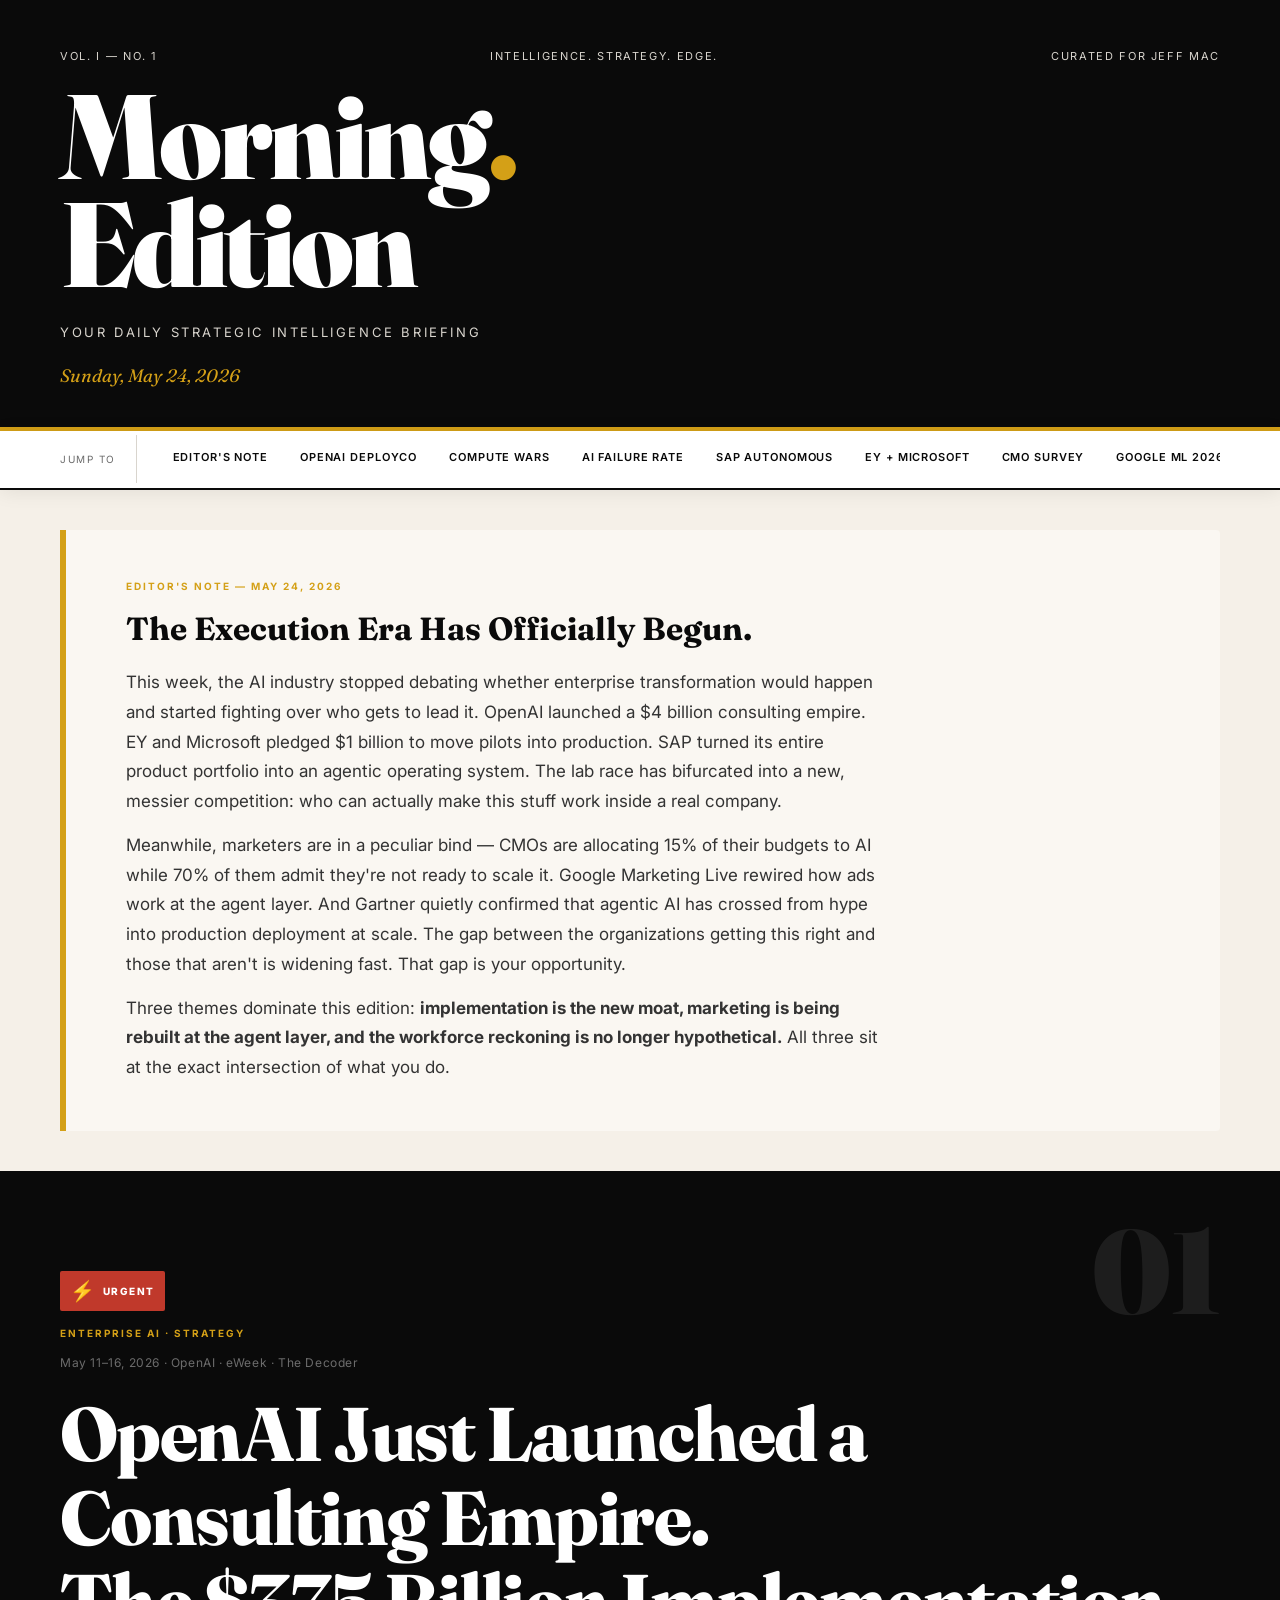
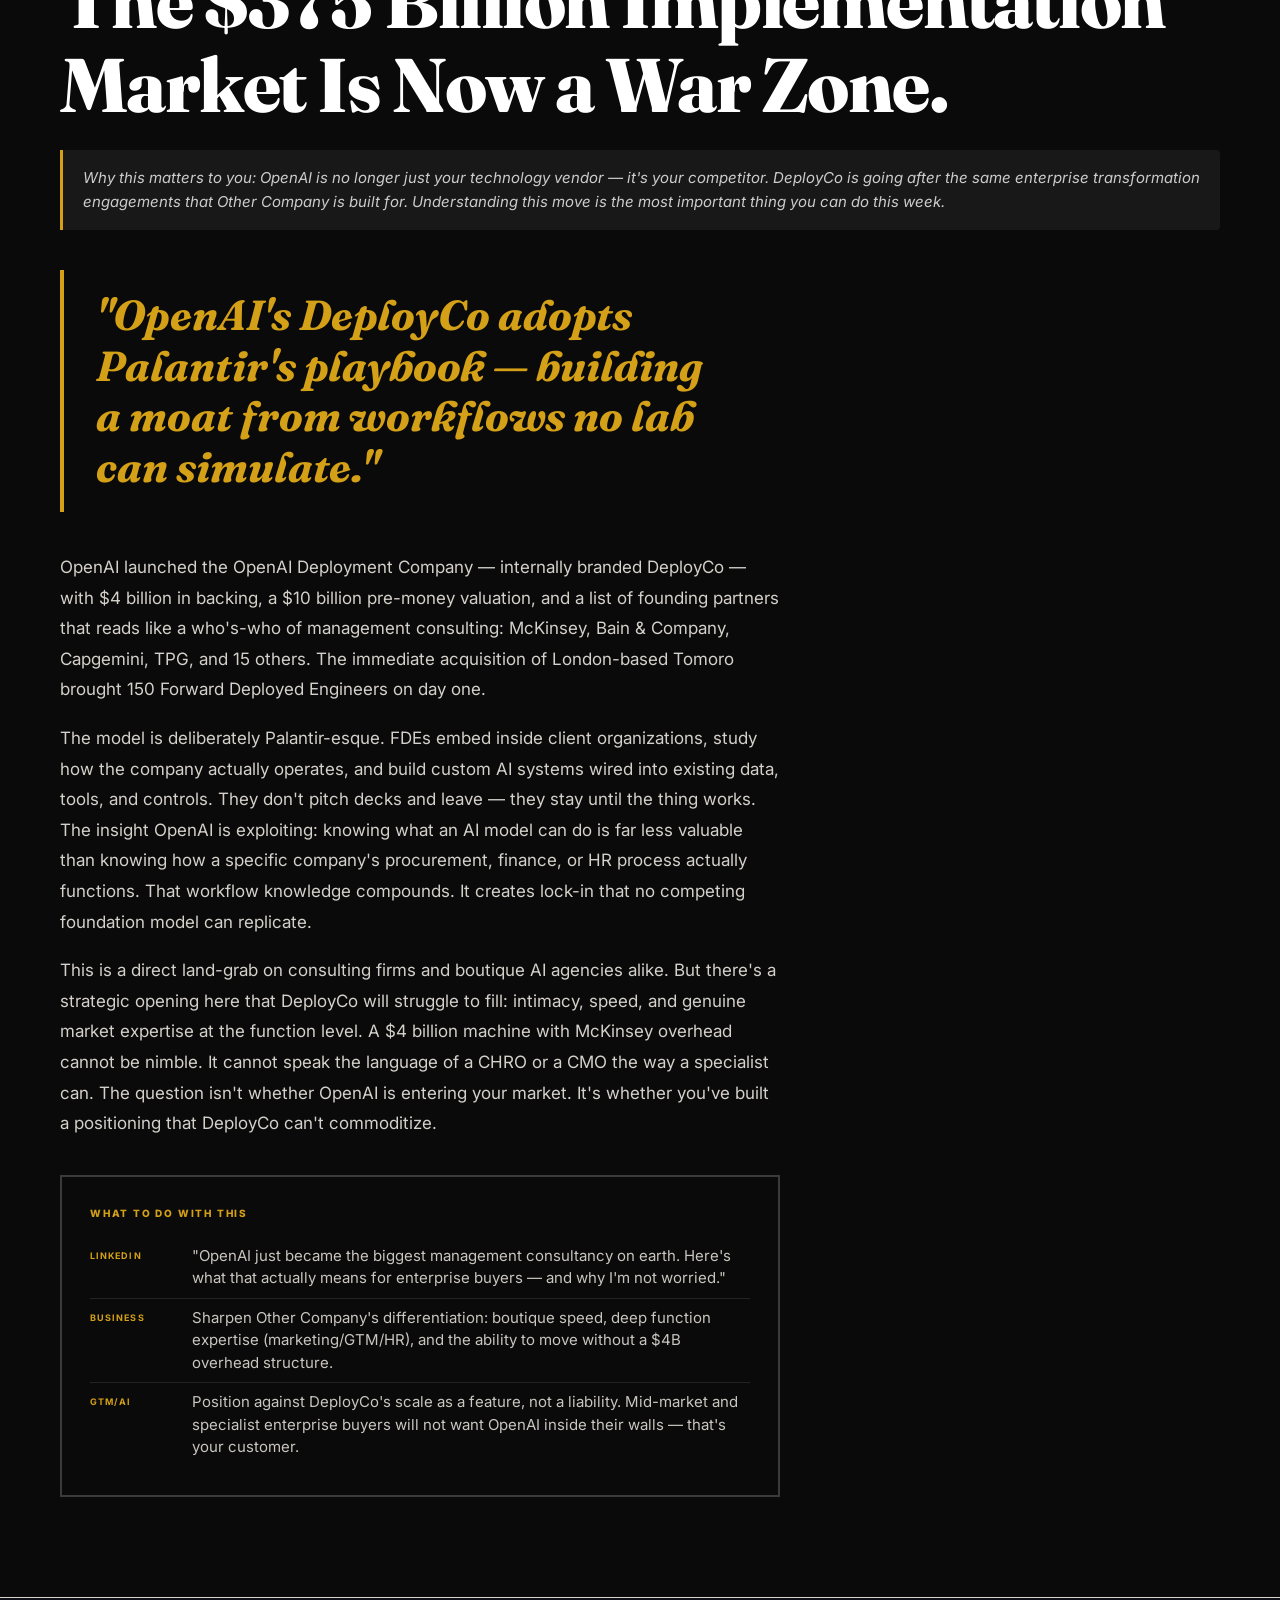
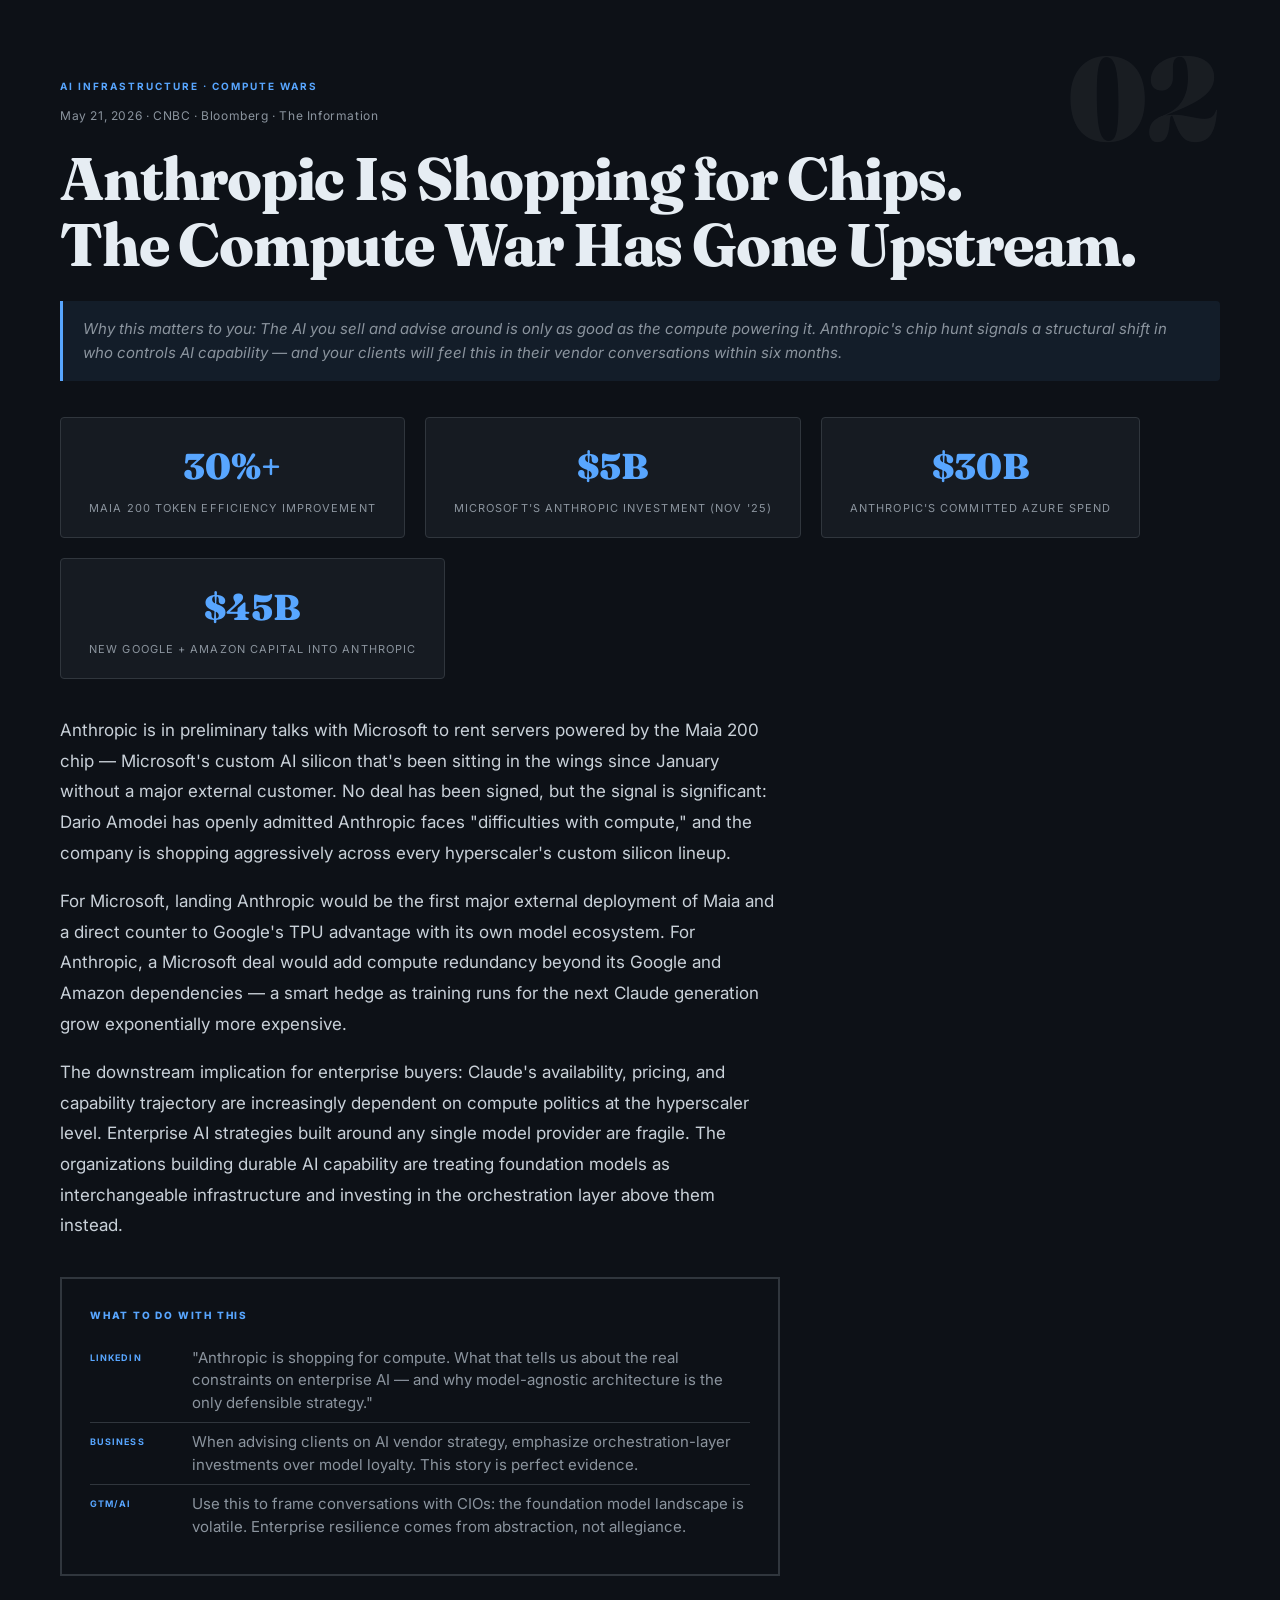
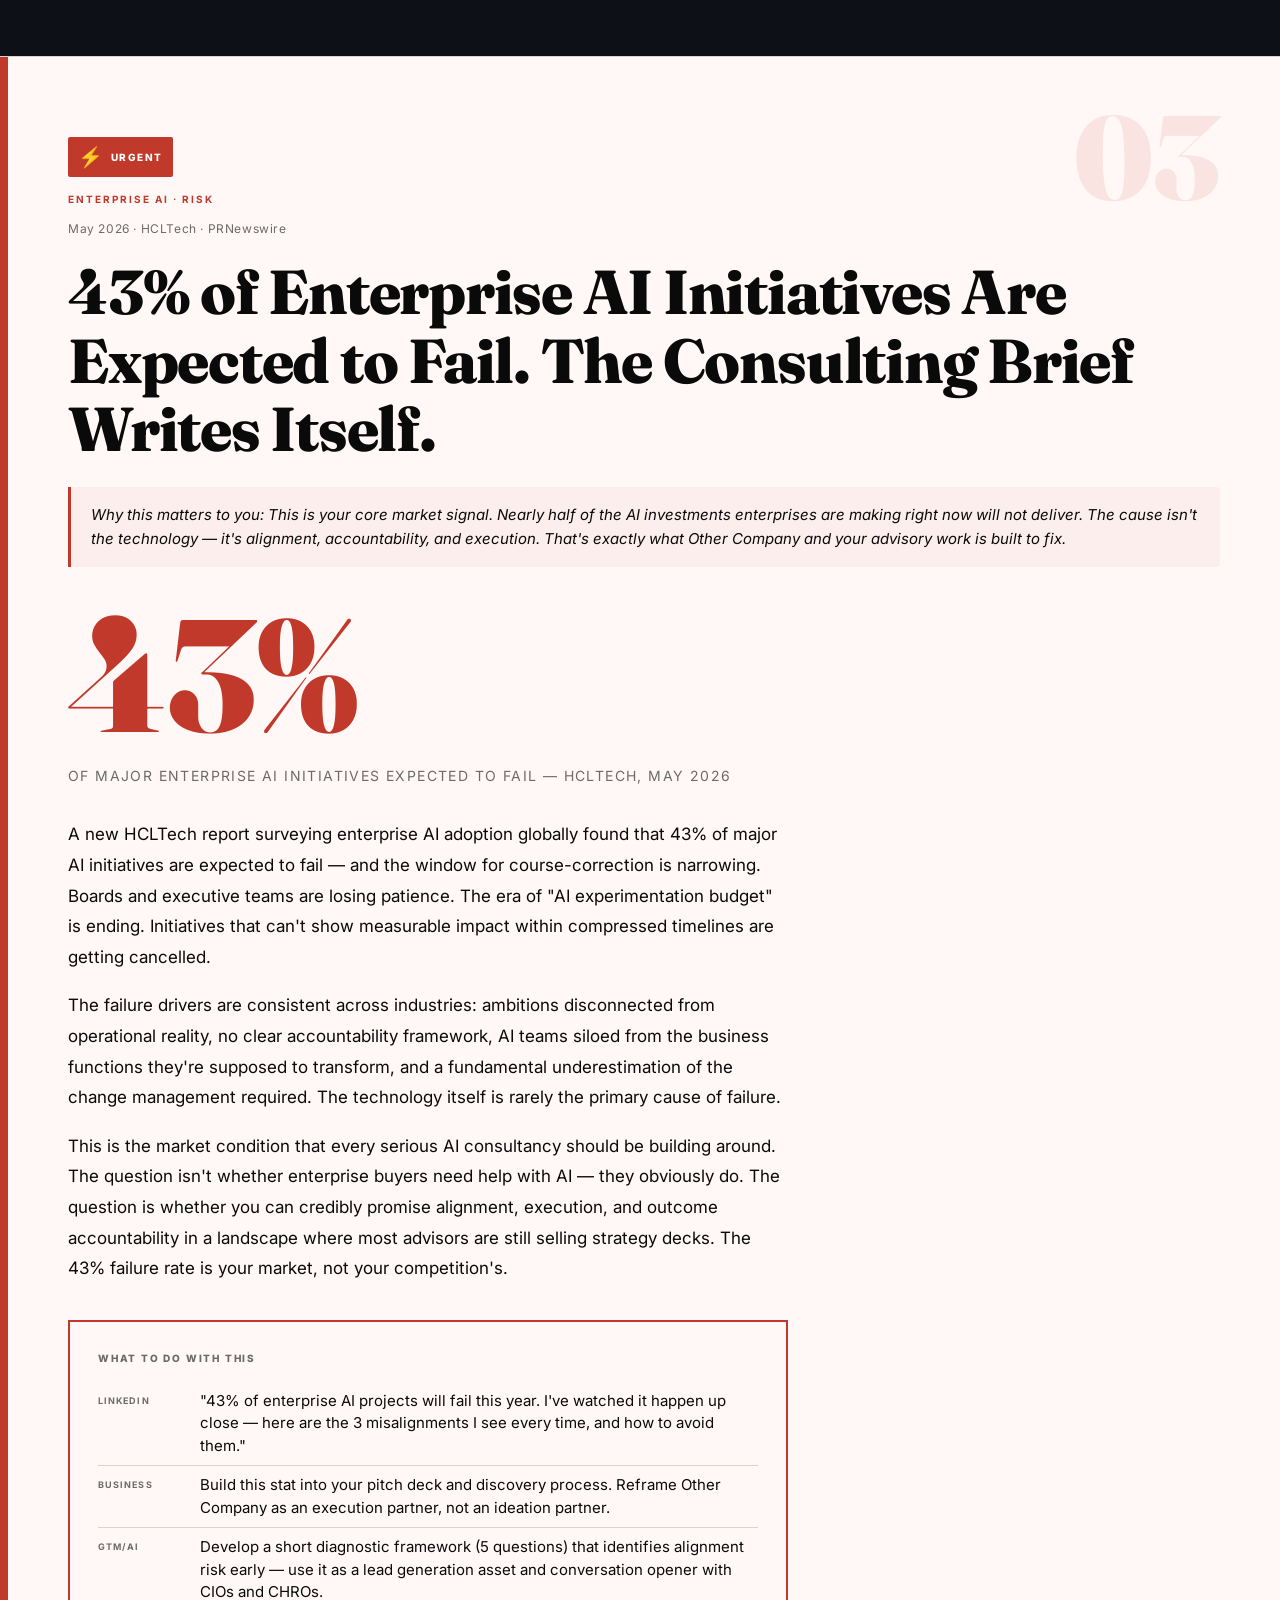
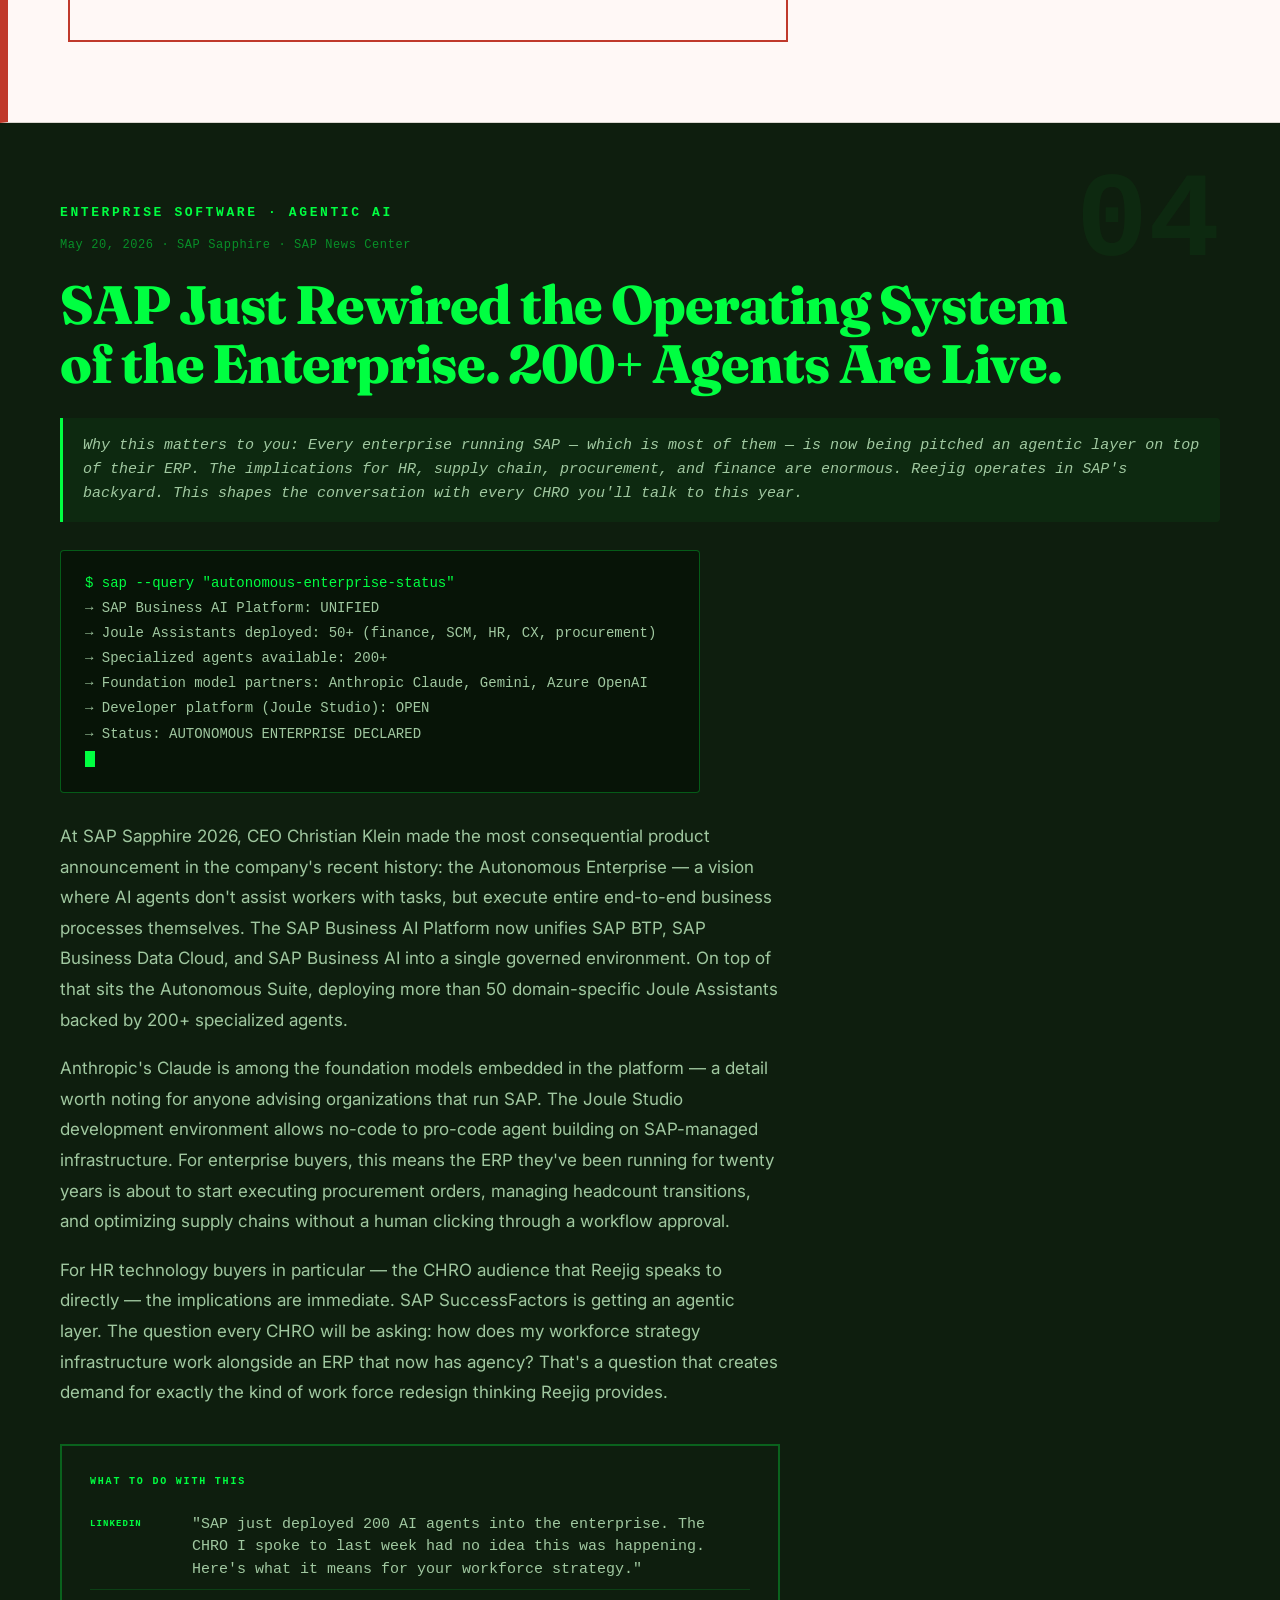
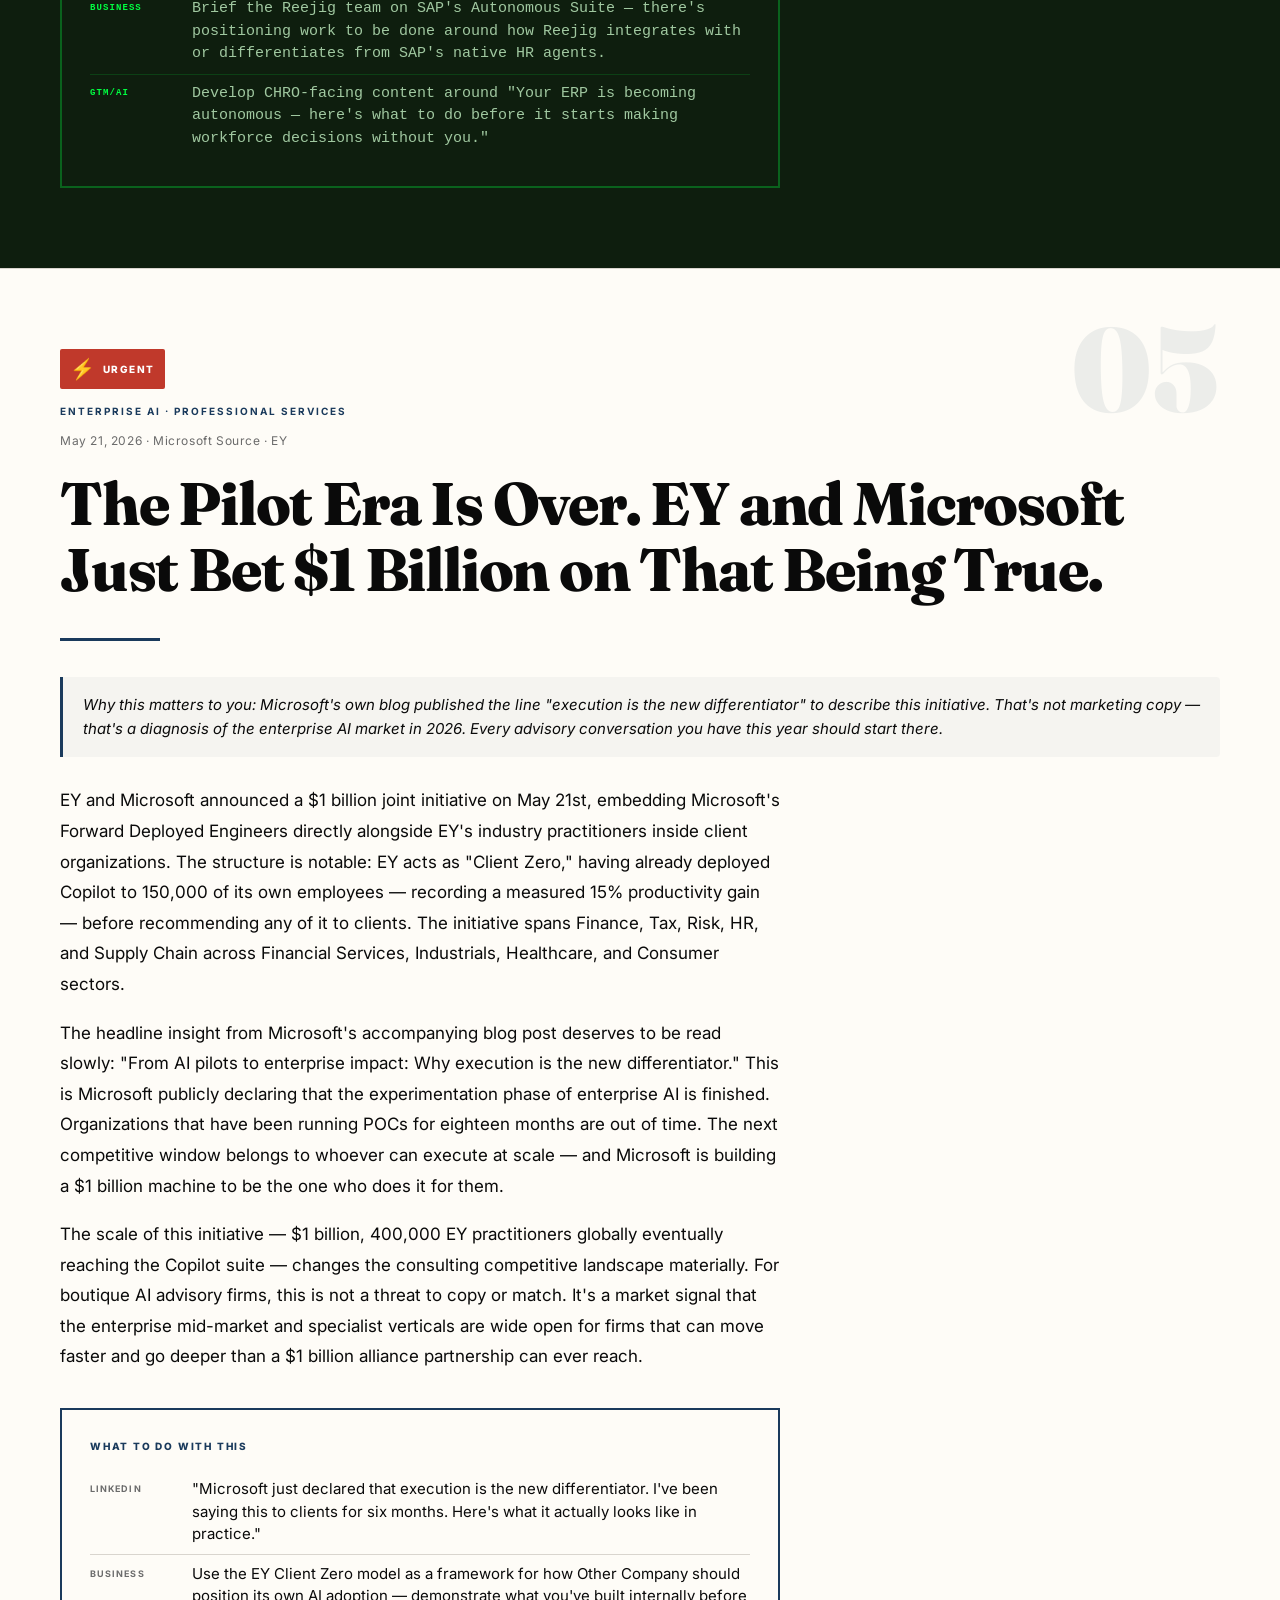
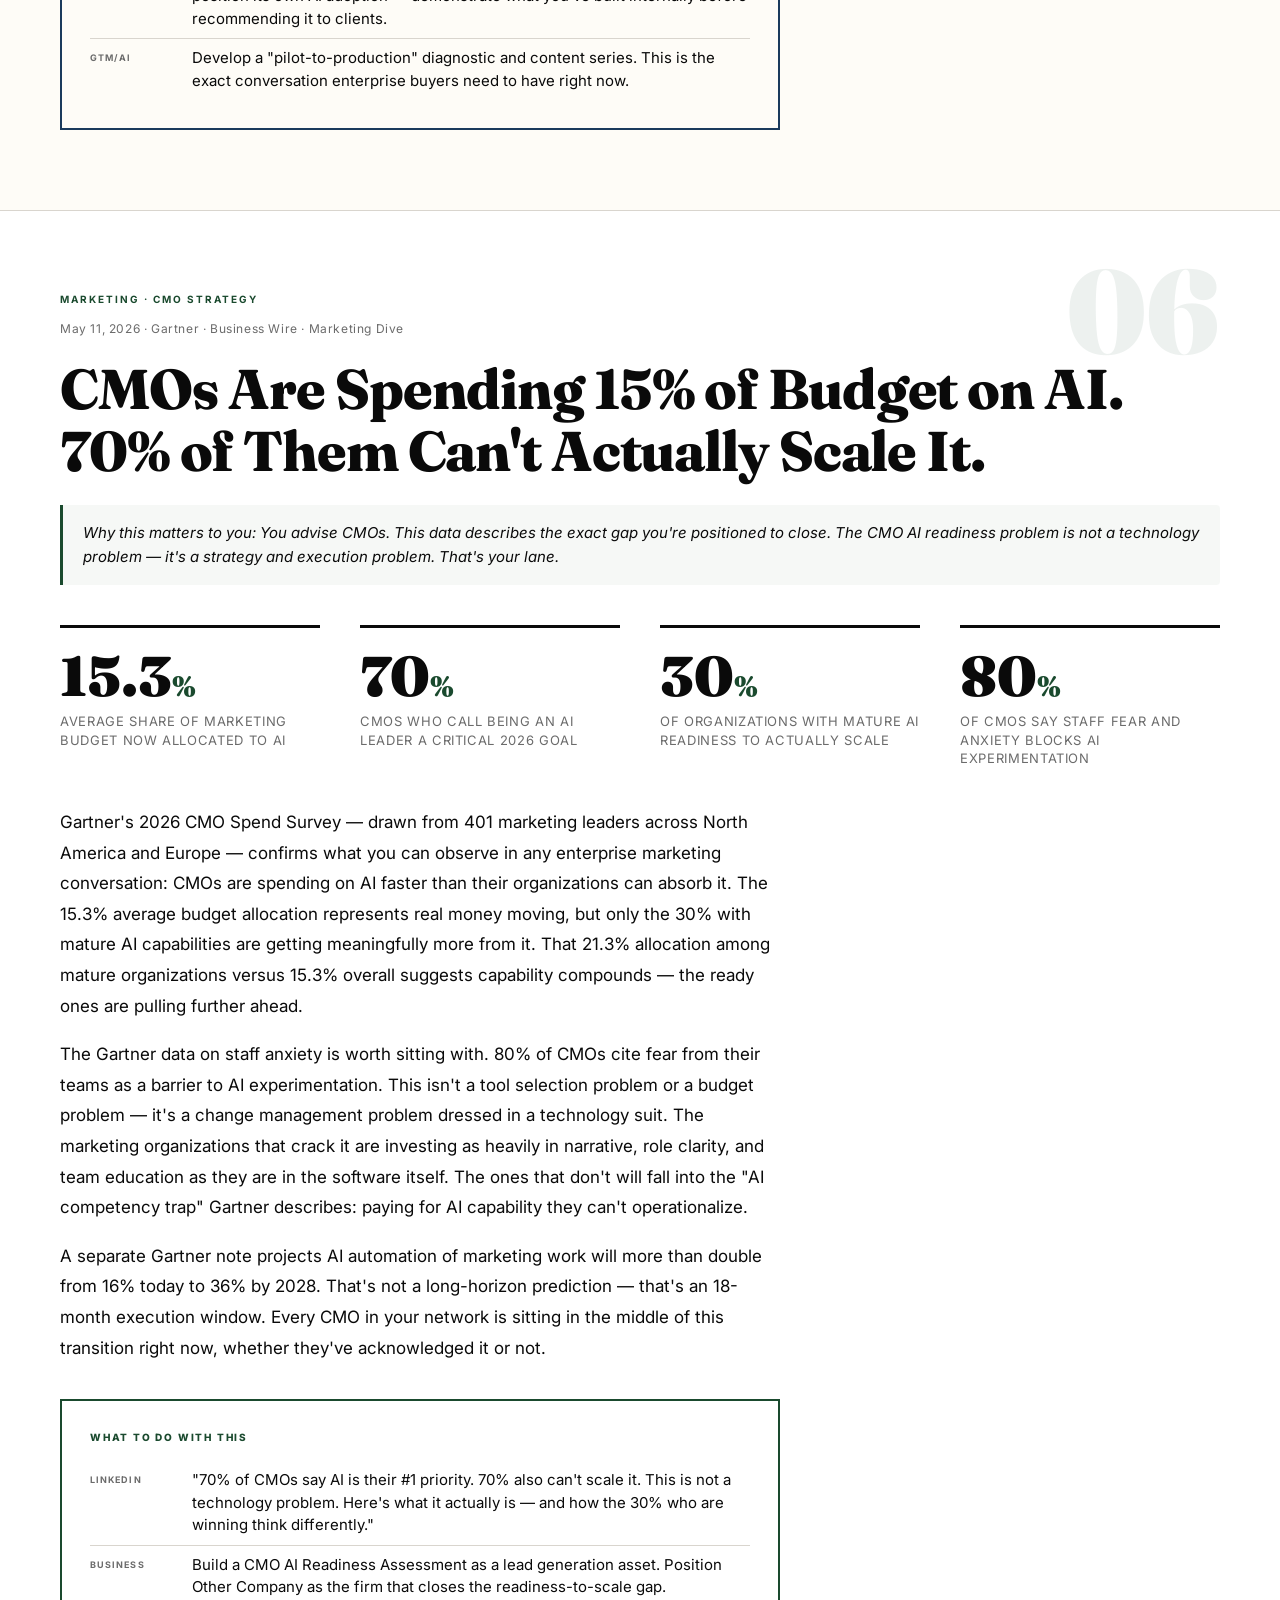
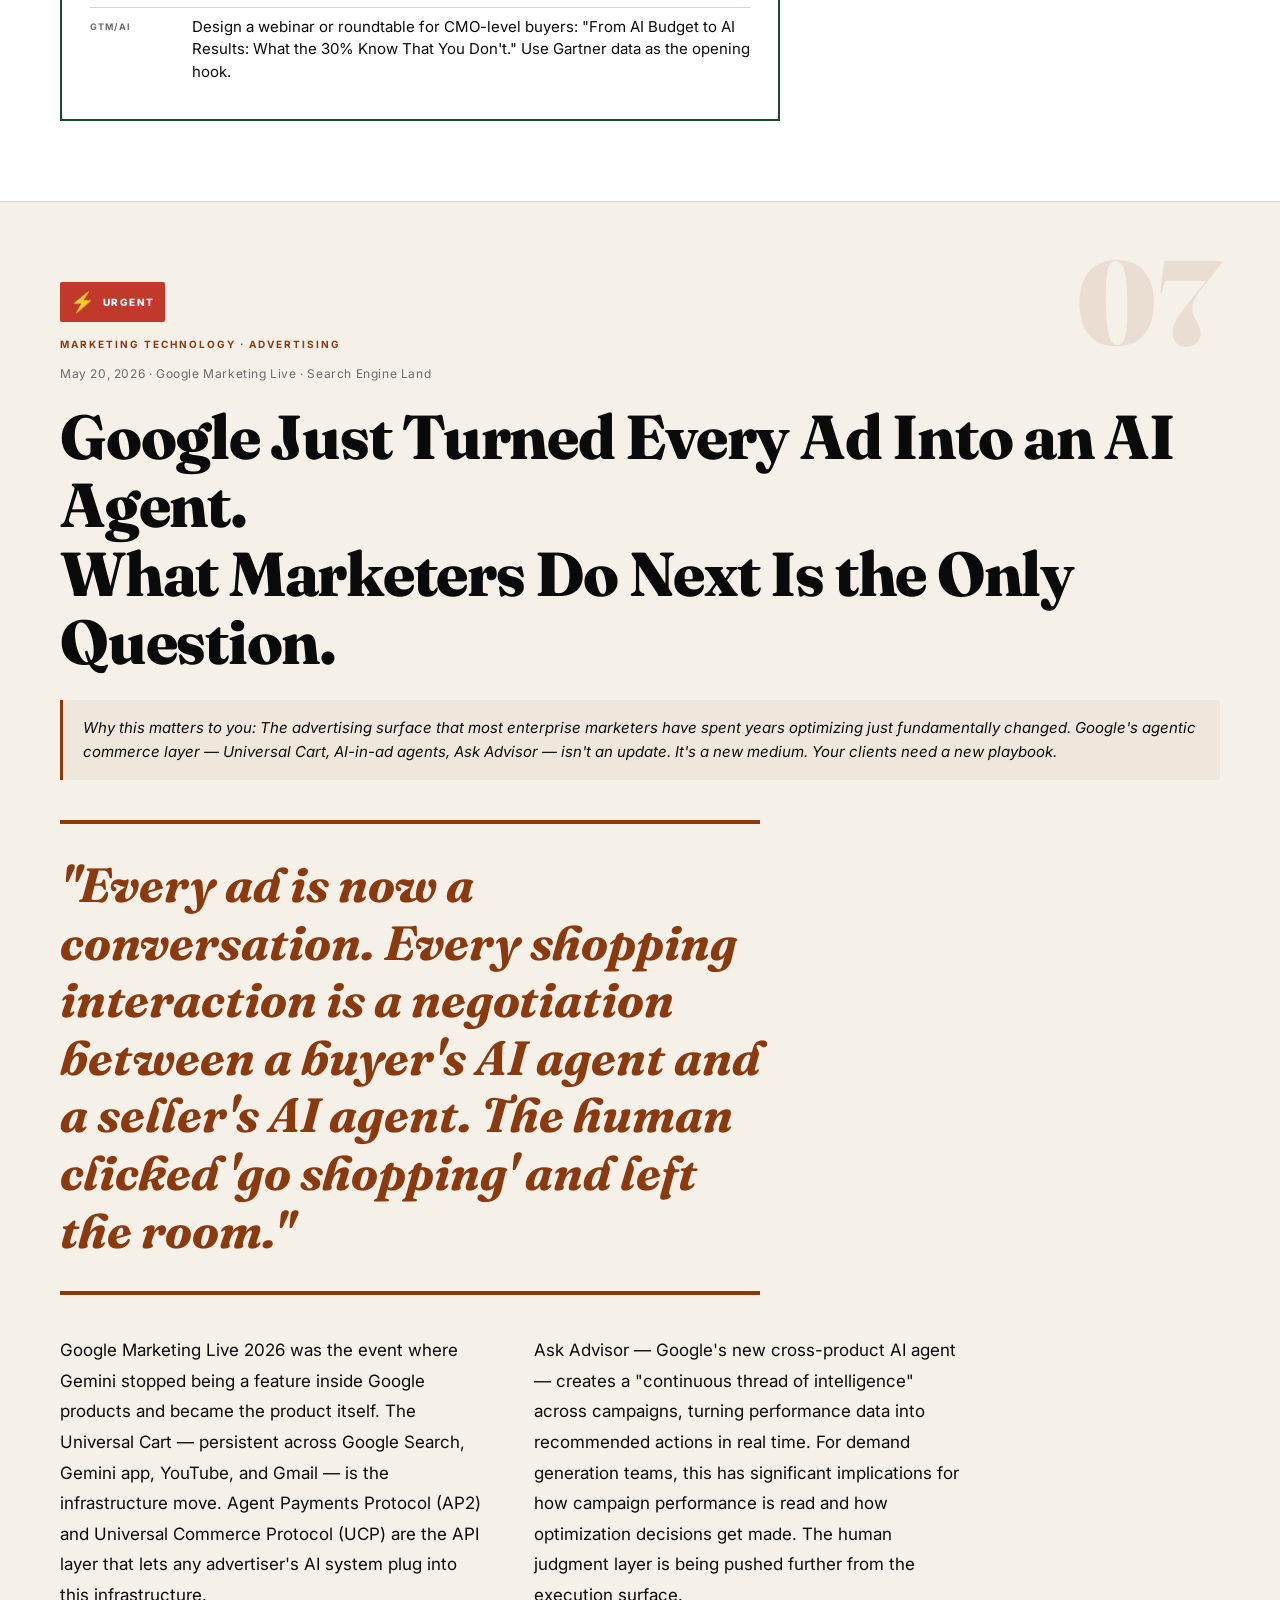
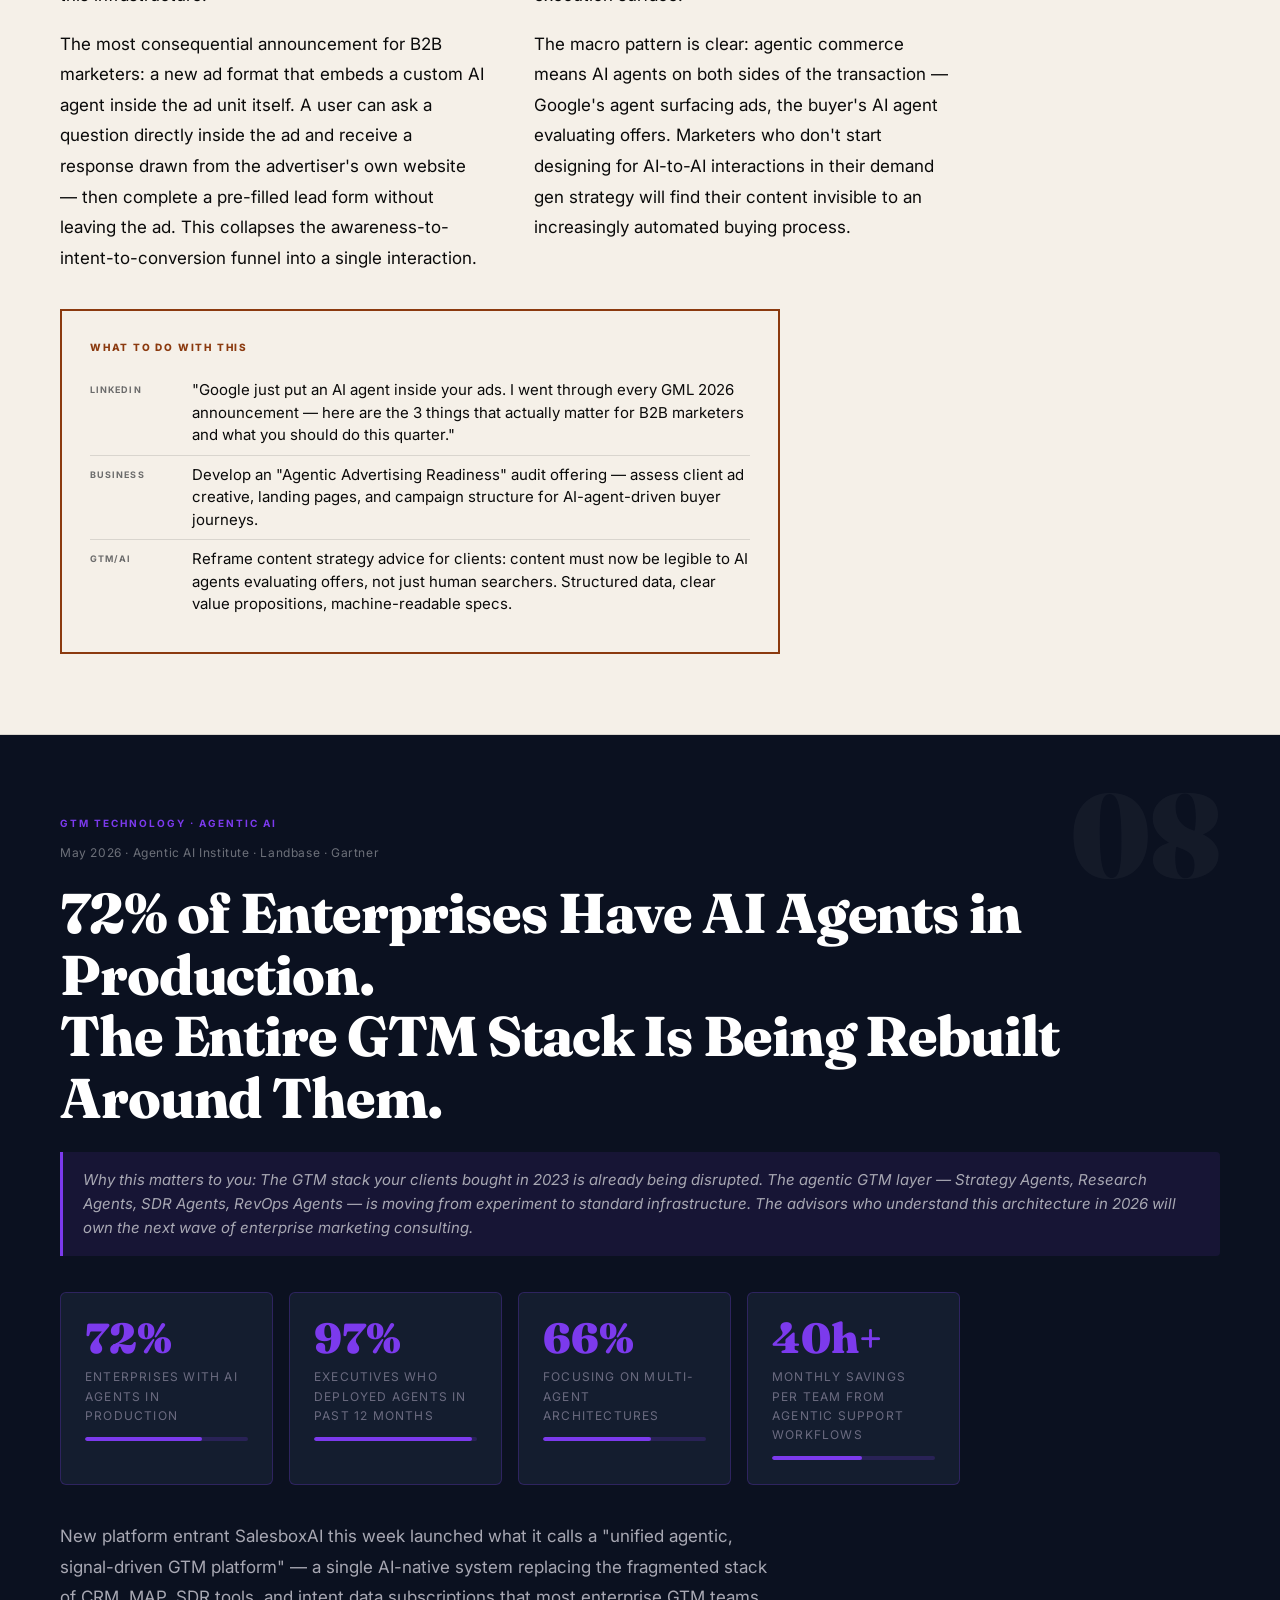
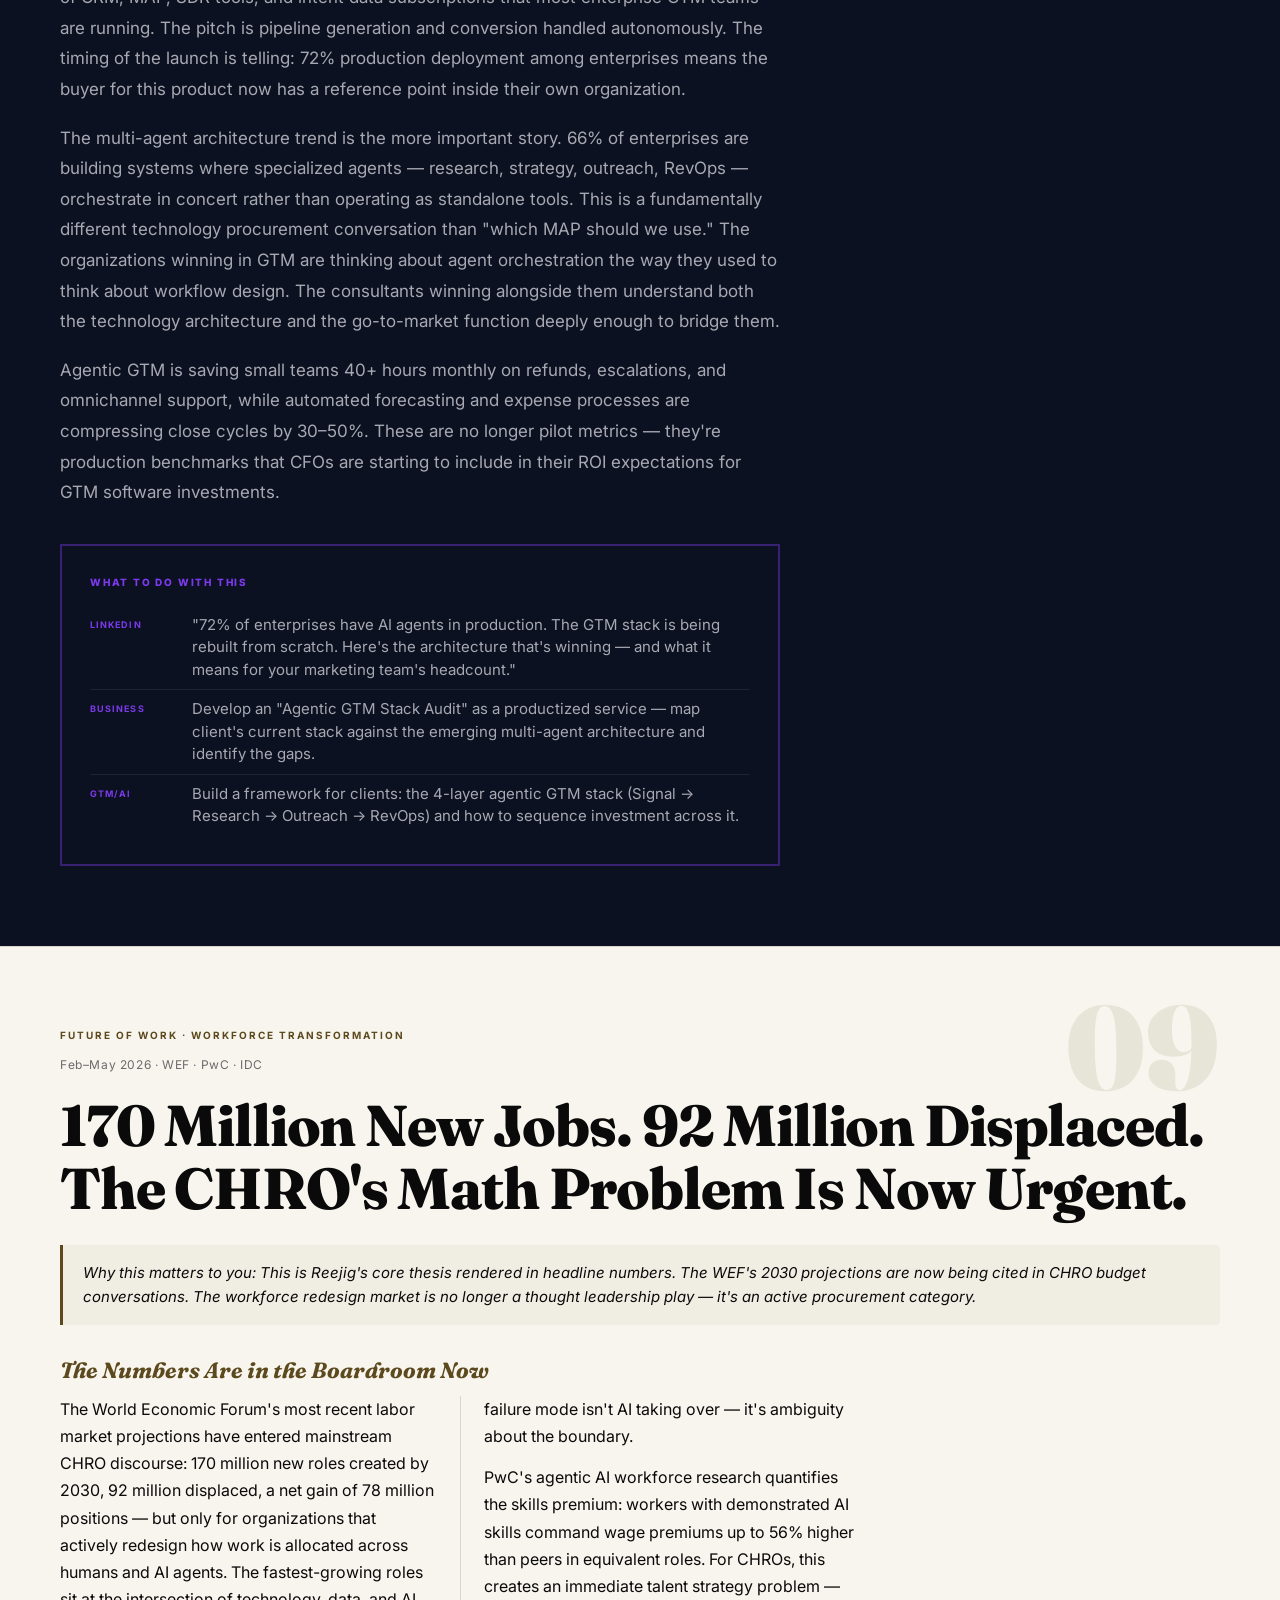
<file: magazines/2026-05-24.html>
<!DOCTYPE html>
<html lang="en">
<head>
<meta charset="UTF-8">
<meta name="viewport" content="width=device-width, initial-scale=1.0">
<title>Morning Edition — May 24, 2026</title>
<link rel="preconnect" href="https://fonts.googleapis.com">
<link rel="preconnect" href="https://fonts.gstatic.com" crossorigin>
<link href="https://fonts.googleapis.com/css2?family=Fraunces:ital,opsz,wght@0,9..144,100..900;1,9..144,100..900&family=Inter:wght@300;400;500;600;700;800;900&display=swap" rel="stylesheet">
<style>
  :root {
    --ink: #0a0a0a;
    --paper: #f5f0e8;
    --cream: #faf7f2;
    --accent-red: #c0392b;
    --accent-gold: #d4a017;
    --accent-blue: #1a3a5c;
    --accent-green: #1a4a2e;
    --mid-gray: #6b6b6b;
    --light-gray: #d9d5ce;
    --white: #ffffff;
  }

  * { margin: 0; padding: 0; box-sizing: border-box; }

  html { scroll-behavior: smooth; }

  body {
    background: var(--paper);
    color: var(--ink);
    font-family: 'Inter', sans-serif;
    font-size: 18px;
    line-height: 1.6;
    overflow-x: hidden;
  }

  /* ── MASTHEAD ── */
  .masthead {
    background: var(--ink);
    color: var(--paper);
    padding: 48px 60px 36px;
    display: flex;
    flex-direction: column;
    gap: 16px;
    border-bottom: 4px solid var(--accent-gold);
  }
  .masthead-meta {
    display: flex;
    justify-content: space-between;
    align-items: center;
    font-family: 'Inter', sans-serif;
    font-size: 11px;
    letter-spacing: 0.15em;
    text-transform: uppercase;
    color: var(--light-gray);
  }
  .masthead-title {
    font-family: 'Fraunces', serif;
    font-size: clamp(64px, 10vw, 120px);
    font-weight: 900;
    line-height: 0.9;
    letter-spacing: -0.03em;
    color: var(--white);
  }
  .masthead-title span {
    color: var(--accent-gold);
  }
  .masthead-subtitle {
    font-family: 'Inter', sans-serif;
    font-size: 13px;
    letter-spacing: 0.2em;
    text-transform: uppercase;
    color: var(--light-gray);
    margin-top: 8px;
  }
  .masthead-date {
    font-family: 'Fraunces', serif;
    font-size: 18px;
    font-style: italic;
    color: var(--accent-gold);
    margin-top: 4px;
  }

  /* ── NAVIGATION ── */
  .nav-bar {
    background: var(--white);
    border-bottom: 2px solid var(--ink);
    padding: 0 60px;
    position: sticky;
    top: 0;
    z-index: 100;
    box-shadow: 0 2px 20px rgba(0,0,0,0.08);
  }
  .nav-inner {
    display: flex;
    align-items: center;
    gap: 0;
    overflow-x: auto;
    scrollbar-width: none;
  }
  .nav-inner::-webkit-scrollbar { display: none; }
  .nav-label {
    font-size: 10px;
    letter-spacing: 0.15em;
    text-transform: uppercase;
    color: var(--mid-gray);
    padding: 16px 20px 16px 0;
    border-right: 1px solid var(--light-gray);
    margin-right: 20px;
    white-space: nowrap;
    flex-shrink: 0;
  }
  .nav-bar a {
    font-family: 'Inter', sans-serif;
    font-size: 11px;
    font-weight: 600;
    letter-spacing: 0.08em;
    text-transform: uppercase;
    color: var(--ink);
    text-decoration: none;
    padding: 18px 16px;
    white-space: nowrap;
    flex-shrink: 0;
    border-bottom: 3px solid transparent;
    transition: all 0.2s ease;
  }
  .nav-bar a:hover {
    color: var(--accent-red);
    border-bottom-color: var(--accent-red);
  }

  /* ── EDITOR'S NOTE ── */
  .editors-note {
    background: var(--cream);
    border-left: 6px solid var(--accent-gold);
    padding: 48px 60px;
    margin: 40px 60px;
    border-radius: 0 4px 4px 0;
    position: relative;
  }
  .editors-note-label {
    font-size: 10px;
    letter-spacing: 0.2em;
    text-transform: uppercase;
    color: var(--accent-gold);
    font-weight: 700;
    margin-bottom: 16px;
  }
  .editors-note h2 {
    font-family: 'Fraunces', serif;
    font-size: 32px;
    font-weight: 700;
    line-height: 1.2;
    margin-bottom: 20px;
  }
  .editors-note p {
    font-size: 17px;
    line-height: 1.75;
    color: #333;
    max-width: 760px;
  }
  .editors-note p + p { margin-top: 14px; }

  /* ── SHARED STORY ELEMENTS ── */
  .story-section {
    padding: 80px 60px;
    border-bottom: 1px solid var(--light-gray);
    position: relative;
  }
  .story-number {
    font-family: 'Fraunces', serif;
    font-size: 120px;
    font-weight: 900;
    line-height: 1;
    color: var(--light-gray);
    position: absolute;
    top: 40px;
    right: 60px;
    user-select: none;
  }
  .story-kicker {
    font-size: 10px;
    letter-spacing: 0.2em;
    text-transform: uppercase;
    font-weight: 700;
    margin-bottom: 12px;
  }
  .story-date {
    font-size: 12px;
    color: var(--mid-gray);
    letter-spacing: 0.05em;
    margin-bottom: 20px;
  }
  .story-headline {
    font-family: 'Fraunces', serif;
    font-weight: 800;
    line-height: 1.1;
    letter-spacing: -0.02em;
    margin-bottom: 24px;
  }
  .story-why {
    background: rgba(0,0,0,0.04);
    border-left: 3px solid currentColor;
    padding: 16px 20px;
    margin-bottom: 28px;
    font-size: 15px;
    font-style: italic;
    border-radius: 0 4px 4px 0;
  }
  .story-body {
    font-size: 17px;
    line-height: 1.8;
    max-width: 720px;
  }
  .story-body p + p { margin-top: 18px; }
  .wdwt {
    margin-top: 36px;
    border: 2px solid var(--ink);
    padding: 28px;
    max-width: 720px;
  }
  .wdwt-label {
    font-size: 10px;
    letter-spacing: 0.18em;
    text-transform: uppercase;
    font-weight: 800;
    margin-bottom: 16px;
    color: var(--mid-gray);
  }
  .wdwt ul { list-style: none; padding: 0; }
  .wdwt li {
    padding: 8px 0;
    border-bottom: 1px solid var(--light-gray);
    font-size: 15px;
    line-height: 1.5;
    display: grid;
    grid-template-columns: 90px 1fr;
    gap: 12px;
  }
  .wdwt li:last-child { border-bottom: none; }
  .wdwt-tag {
    font-size: 9px;
    letter-spacing: 0.12em;
    text-transform: uppercase;
    font-weight: 700;
    padding: 4px 0;
    color: var(--mid-gray);
  }
  .flash-badge {
    display: inline-flex;
    align-items: center;
    gap: 6px;
    background: var(--accent-red);
    color: white;
    font-size: 10px;
    font-weight: 800;
    letter-spacing: 0.15em;
    text-transform: uppercase;
    padding: 4px 10px;
    margin-bottom: 14px;
    border-radius: 2px;
  }

  /* ── STORY 1: HERO ── */
  #s1 {
    background: var(--ink);
    color: var(--white);
    padding: 100px 60px;
  }
  #s1 .story-number { color: rgba(255,255,255,0.08); }
  #s1 .story-kicker { color: var(--accent-gold); }
  #s1 .story-headline { font-size: clamp(42px, 6vw, 76px); color: var(--white); }
  #s1 .story-why { background: rgba(255,255,255,0.06); border-left-color: var(--accent-gold); color: #ccc; }
  #s1 .story-body { color: #d4d0ca; }
  #s1 .wdwt { border-color: rgba(255,255,255,0.2); }
  #s1 .wdwt-label { color: var(--accent-gold); }
  #s1 .wdwt li { border-bottom-color: rgba(255,255,255,0.1); color: #c9c5bf; }
  #s1 .wdwt-tag { color: var(--accent-gold); }
  #s1 .story-date { color: rgba(255,255,255,0.4); }
  #s1 .pull-quote {
    font-family: 'Fraunces', serif;
    font-size: clamp(24px, 4vw, 42px);
    font-style: italic;
    font-weight: 700;
    color: var(--accent-gold);
    line-height: 1.2;
    border-left: 4px solid var(--accent-gold);
    padding: 20px 32px;
    margin: 40px 0;
    max-width: 680px;
  }

  /* ── STORY 2: MIDNIGHT ── */
  #s2 {
    background: #0d1117;
    color: #c9d1d9;
  }
  #s2 .story-number { color: rgba(255,255,255,0.05); }
  #s2 .story-kicker { color: #58a6ff; }
  #s2 .story-headline { font-size: clamp(36px, 5vw, 60px); color: #e6edf3; }
  #s2 .story-why { background: rgba(88,166,255,0.08); border-left-color: #58a6ff; color: #8b949e; }
  #s2 .story-body { color: #c9d1d9; }
  #s2 .wdwt { border-color: #30363d; }
  #s2 .wdwt-label { color: #58a6ff; }
  #s2 .wdwt li { border-bottom-color: #30363d; color: #8b949e; }
  #s2 .wdwt-tag { color: #58a6ff; }
  #s2 .story-date { color: #8b949e; }
  #s2 .chip-visual {
    margin: 36px 0;
    display: flex;
    align-items: center;
    gap: 20px;
    flex-wrap: wrap;
  }
  #s2 .chip-box {
    background: #161b22;
    border: 1px solid #30363d;
    padding: 20px 28px;
    border-radius: 4px;
    text-align: center;
    transition: border-color 0.3s ease;
  }
  #s2 .chip-box:hover { border-color: #58a6ff; }
  #s2 .chip-box .chip-val {
    font-family: 'Fraunces', serif;
    font-size: 36px;
    font-weight: 900;
    color: #58a6ff;
    display: block;
  }
  #s2 .chip-box .chip-label {
    font-size: 11px;
    letter-spacing: 0.1em;
    text-transform: uppercase;
    color: #8b949e;
    margin-top: 4px;
  }

  /* ── STORY 3: ROSE ALERT ── */
  #s3 {
    background: #fff8f6;
    border-left: 8px solid var(--accent-red);
  }
  #s3 .story-number { color: rgba(192,57,43,0.1); }
  #s3 .story-kicker { color: var(--accent-red); }
  #s3 .story-headline { font-size: clamp(34px, 5vw, 62px); }
  #s3 .story-why { border-left-color: var(--accent-red); background: rgba(192,57,43,0.05); }
  #s3 .wdwt { border-color: var(--accent-red); }
  #s3 .big-stat {
    font-family: 'Fraunces', serif;
    font-size: clamp(80px, 14vw, 160px);
    font-weight: 900;
    color: var(--accent-red);
    line-height: 1;
    display: block;
    margin: 20px 0 10px;
  }
  #s3 .big-stat-label {
    font-size: 14px;
    letter-spacing: 0.1em;
    text-transform: uppercase;
    color: var(--mid-gray);
    margin-bottom: 32px;
  }

  /* ── STORY 4: TERMINAL ── */
  #s4 {
    background: #0e1e0e;
    color: #00ff41;
    font-family: 'Courier New', Courier, monospace;
  }
  #s4 .story-number { color: rgba(0,255,65,0.05); font-family: 'Courier New'; }
  #s4 .story-kicker { color: #00ff41; font-family: 'Courier New'; font-size: 13px; }
  #s4 .story-headline { font-family: 'Fraunces', serif; font-size: clamp(30px, 4.5vw, 54px); color: #00ff41; }
  #s4 .story-why { background: rgba(0,255,65,0.05); border-left-color: #00ff41; color: #a0c8a0; }
  #s4 .story-body { color: #a0c8a0; font-family: 'Inter', sans-serif; }
  #s4 .story-date { color: rgba(0,255,65,0.5); }
  #s4 .wdwt { border-color: rgba(0,255,65,0.3); }
  #s4 .wdwt-label { color: #00ff41; }
  #s4 .wdwt li { border-bottom-color: rgba(0,255,65,0.15); color: #a0c8a0; }
  #s4 .wdwt-tag { color: #00ff41; }
  #s4 .terminal-prompt {
    background: #071407;
    border: 1px solid rgba(0,255,65,0.3);
    padding: 20px 24px;
    margin: 28px 0;
    border-radius: 4px;
    font-size: 14px;
    line-height: 1.8;
    max-width: 640px;
  }
  #s4 .terminal-prompt .prompt { color: #00ff41; }
  #s4 .terminal-prompt .output { color: #a0c8a0; }
  #s4 .cursor {
    display: inline-block;
    width: 10px;
    height: 16px;
    background: #00ff41;
    animation: blink 1s step-end infinite;
    vertical-align: middle;
  }
  @keyframes blink { 50% { opacity: 0; } }

  /* ── STORY 5: ACADEMIC DROP-CAP ── */
  #s5 {
    background: #fefcf7;
    padding: 80px 60px;
  }
  #s5 .story-kicker { color: var(--accent-blue); }
  #s5 .story-headline { font-size: clamp(34px, 5vw, 60px); }
  #s5 .story-body .drop-cap::first-letter {
    font-family: 'Fraunces', serif;
    font-size: 96px;
    font-weight: 900;
    float: left;
    line-height: 0.8;
    margin-right: 16px;
    margin-top: 8px;
    color: var(--accent-blue);
  }
  #s5 .story-why { border-left-color: var(--accent-blue); background: rgba(26,58,92,0.04); }
  #s5 .wdwt { border-color: var(--accent-blue); }
  #s5 .wdwt-label { color: var(--accent-blue); }
  #s5 .story-number { color: rgba(26,58,92,0.08); }
  #s5 .divider-rule {
    border: none;
    border-top: 3px solid var(--accent-blue);
    margin: 36px 0;
    max-width: 100px;
  }

  /* ── STORY 6: BIG-STAT FINISH ── */
  #s6 {
    background: var(--white);
    padding: 80px 60px;
  }
  #s6 .story-kicker { color: var(--accent-green); }
  #s6 .story-headline { font-size: clamp(32px, 4.5vw, 56px); }
  #s6 .story-why { border-left-color: var(--accent-green); background: rgba(26,74,46,0.04); }
  #s6 .wdwt { border-color: var(--accent-green); }
  #s6 .wdwt-label { color: var(--accent-green); }
  #s6 .story-number { color: rgba(26,74,46,0.08); }
  #s6 .stats-row {
    display: flex;
    gap: 40px;
    margin: 40px 0;
    flex-wrap: wrap;
  }
  #s6 .stat-block {
    flex: 1;
    min-width: 180px;
    border-top: 3px solid var(--ink);
    padding-top: 20px;
    transition: transform 0.2s ease;
  }
  #s6 .stat-block:hover { transform: translateY(-4px); }
  #s6 .stat-val {
    font-family: 'Fraunces', serif;
    font-size: 56px;
    font-weight: 900;
    line-height: 1;
    color: var(--ink);
  }
  #s6 .stat-unit {
    font-size: 28px;
    color: var(--accent-green);
  }
  #s6 .stat-desc {
    font-size: 13px;
    color: var(--mid-gray);
    margin-top: 8px;
    line-height: 1.4;
    text-transform: uppercase;
    letter-spacing: 0.05em;
  }

  /* ── STORY 7: PULL-QUOTE EDITORIAL ── */
  #s7 {
    background: var(--paper);
    padding: 80px 60px;
  }
  #s7 .story-kicker { color: #8b3a0f; }
  #s7 .story-number { color: rgba(139,58,15,0.1); }
  #s7 .story-headline { font-size: clamp(34px, 5vw, 62px); }
  #s7 .story-why { border-left-color: #8b3a0f; background: rgba(139,58,15,0.05); }
  #s7 .wdwt { border-color: #8b3a0f; }
  #s7 .wdwt-label { color: #8b3a0f; }
  #s7 .mega-quote {
    font-family: 'Fraunces', serif;
    font-size: clamp(28px, 4.5vw, 48px);
    font-style: italic;
    font-weight: 700;
    color: #8b3a0f;
    line-height: 1.2;
    border-top: 4px solid #8b3a0f;
    border-bottom: 4px solid #8b3a0f;
    padding: 32px 0;
    margin: 40px 0;
    max-width: 700px;
  }
  #s7 .two-col {
    display: grid;
    grid-template-columns: 1fr 1fr;
    gap: 48px;
    max-width: 900px;
    margin-top: 28px;
  }
  #s7 .two-col .story-body { max-width: 100%; }
  @media (max-width: 680px) { #s7 .two-col { grid-template-columns: 1fr; } }

  /* ── STORY 8: ENTERPRISE DASHBOARD ── */
  #s8 {
    background: #0b1120;
    color: var(--white);
    padding: 80px 60px;
  }
  #s8 .story-number { color: rgba(255,255,255,0.04); }
  #s8 .story-kicker { color: #7c3aed; }
  #s8 .story-headline { font-size: clamp(30px, 4.5vw, 56px); color: var(--white); }
  #s8 .story-why { background: rgba(124,58,237,0.1); border-left-color: #7c3aed; color: #a8a8b3; }
  #s8 .story-body { color: #a8a8b3; }
  #s8 .story-date { color: rgba(255,255,255,0.4); }
  #s8 .wdwt { border-color: rgba(124,58,237,0.4); }
  #s8 .wdwt-label { color: #7c3aed; }
  #s8 .wdwt li { border-bottom-color: rgba(255,255,255,0.08); color: #a8a8b3; }
  #s8 .wdwt-tag { color: #7c3aed; }
  #s8 .dash-grid {
    display: grid;
    grid-template-columns: repeat(auto-fit, minmax(200px, 1fr));
    gap: 16px;
    margin: 36px 0;
    max-width: 900px;
  }
  #s8 .dash-card {
    background: #141d2f;
    border: 1px solid rgba(124,58,237,0.25);
    padding: 24px;
    border-radius: 6px;
    transition: border-color 0.3s ease, transform 0.2s ease;
  }
  #s8 .dash-card:hover {
    border-color: #7c3aed;
    transform: translateY(-3px);
  }
  #s8 .dash-card .dc-val {
    font-family: 'Fraunces', serif;
    font-size: 42px;
    font-weight: 900;
    color: #7c3aed;
    line-height: 1;
  }
  #s8 .dash-card .dc-label {
    font-size: 12px;
    text-transform: uppercase;
    letter-spacing: 0.1em;
    color: #6b6b80;
    margin-top: 8px;
  }
  #s8 .progress-bar {
    height: 4px;
    background: rgba(124,58,237,0.2);
    border-radius: 2px;
    margin-top: 12px;
    overflow: hidden;
  }
  #s8 .progress-fill {
    height: 100%;
    background: #7c3aed;
    border-radius: 2px;
  }

  /* ── STORY 9: NEWSPAPER ── */
  #s9 {
    background: #f8f5ee;
    padding: 80px 60px;
  }
  #s9 .story-kicker { color: #5c4a1e; }
  #s9 .story-number { color: rgba(92,74,30,0.1); }
  #s9 .story-headline { font-size: clamp(32px, 4.5vw, 58px); }
  #s9 .story-why { border-left-color: #5c4a1e; background: rgba(92,74,30,0.05); }
  #s9 .wdwt { border-color: #5c4a1e; }
  #s9 .wdwt-label { color: #5c4a1e; }
  #s9 .newsprint-col {
    column-count: 2;
    column-gap: 48px;
    column-rule: 1px solid var(--light-gray);
    max-width: 800px;
    font-size: 16px;
    line-height: 1.7;
  }
  .newsprint-col p + p { margin-top: 14px; }
  @media (max-width: 640px) { #s9 .newsprint-col { column-count: 1; } }
  #s9 .subhed {
    font-family: 'Fraunces', serif;
    font-size: 22px;
    font-weight: 700;
    margin: 28px 0 8px;
    font-style: italic;
    color: #5c4a1e;
  }

  /* ── STORY 10: SWISS GRID ── */
  #s10 {
    background: var(--white);
    padding: 80px 60px;
    border-bottom: none;
  }
  #s10 .story-kicker { color: var(--accent-red); }
  #s10 .story-number { color: rgba(192,57,43,0.07); }
  #s10 .story-headline { font-size: clamp(30px, 4.5vw, 56px); }
  #s10 .story-why { border-left-color: var(--accent-red); background: rgba(192,57,43,0.04); }
  #s10 .wdwt { border-color: var(--accent-red); }
  #s10 .wdwt-label { color: var(--accent-red); }
  #s10 .swiss-grid {
    display: grid;
    grid-template-columns: 1fr 1fr;
    gap: 0;
    border: 2px solid var(--ink);
    max-width: 800px;
    margin: 36px 0;
  }
  #s10 .swiss-cell {
    padding: 28px;
    border-right: 1px solid var(--ink);
    border-bottom: 1px solid var(--ink);
    transition: background 0.2s ease;
  }
  #s10 .swiss-cell:hover { background: #f5f0e8; }
  #s10 .swiss-cell:nth-child(even) { border-right: none; }
  #s10 .swiss-cell:nth-last-child(-n+2) { border-bottom: none; }
  #s10 .swiss-val {
    font-family: 'Fraunces', serif;
    font-size: 48px;
    font-weight: 900;
    line-height: 1;
    color: var(--accent-red);
  }
  #s10 .swiss-desc {
    font-size: 13px;
    color: var(--mid-gray);
    margin-top: 8px;
    line-height: 1.5;
  }

  /* ── PATTERNS EMERGING ── */
  .patterns-section {
    background: var(--ink);
    color: var(--white);
    padding: 80px 60px;
  }
  .patterns-section h2 {
    font-family: 'Fraunces', serif;
    font-size: clamp(36px, 5vw, 64px);
    font-weight: 900;
    line-height: 1.1;
    margin-bottom: 48px;
    color: var(--white);
  }
  .patterns-section h2 em {
    color: var(--accent-gold);
    font-style: italic;
  }
  .pattern-grid {
    display: grid;
    grid-template-columns: repeat(auto-fit, minmax(280px, 1fr));
    gap: 32px;
    max-width: 1100px;
  }
  .pattern-card {
    border: 1px solid rgba(255,255,255,0.15);
    padding: 32px;
    border-radius: 4px;
    transition: border-color 0.3s ease, transform 0.2s ease;
  }
  .pattern-card:hover {
    border-color: var(--accent-gold);
    transform: translateY(-4px);
  }
  .pattern-num {
    font-family: 'Fraunces', serif;
    font-size: 48px;
    font-weight: 900;
    color: var(--accent-gold);
    line-height: 1;
    margin-bottom: 12px;
  }
  .pattern-title {
    font-weight: 700;
    font-size: 18px;
    margin-bottom: 10px;
    color: var(--white);
  }
  .pattern-desc {
    font-size: 15px;
    line-height: 1.6;
    color: rgba(255,255,255,0.6);
  }

  /* ── POST IDEAS ── */
  .post-ideas-section {
    background: var(--accent-gold);
    padding: 80px 60px;
  }
  .post-ideas-section h2 {
    font-family: 'Fraunces', serif;
    font-size: clamp(34px, 5vw, 60px);
    font-weight: 900;
    line-height: 1.1;
    margin-bottom: 48px;
    color: var(--ink);
  }
  .idea-cards {
    display: grid;
    grid-template-columns: repeat(auto-fit, minmax(300px, 1fr));
    gap: 28px;
    max-width: 1100px;
  }
  .idea-card {
    background: var(--white);
    padding: 32px;
    border-radius: 4px;
    box-shadow: 0 4px 20px rgba(0,0,0,0.1);
    transition: transform 0.2s ease, box-shadow 0.2s ease;
  }
  .idea-card:hover {
    transform: translateY(-4px);
    box-shadow: 0 8px 32px rgba(0,0,0,0.15);
  }
  .idea-tag {
    font-size: 10px;
    letter-spacing: 0.2em;
    text-transform: uppercase;
    font-weight: 700;
    color: var(--mid-gray);
    margin-bottom: 12px;
  }
  .idea-title {
    font-family: 'Fraunces', serif;
    font-size: 22px;
    font-weight: 700;
    margin-bottom: 12px;
    line-height: 1.3;
  }
  .idea-hook {
    font-size: 15px;
    line-height: 1.6;
    color: #444;
    border-left: 3px solid var(--accent-gold);
    padding-left: 16px;
    margin-top: 16px;
    font-style: italic;
  }

  /* ── FOOTER ── */
  .footer {
    background: #0a0a0a;
    color: rgba(255,255,255,0.4);
    padding: 40px 60px;
    display: flex;
    justify-content: space-between;
    align-items: center;
    flex-wrap: wrap;
    gap: 16px;
  }
  .footer-brand {
    font-family: 'Fraunces', serif;
    font-size: 20px;
    font-weight: 700;
    color: var(--accent-gold);
  }
  .footer p { font-size: 12px; }

  /* ── UTILITY ── */
  .flash { color: var(--accent-red); font-size: 20px; }
  strong { font-weight: 700; }
  em { font-style: italic; }

  @media (max-width: 768px) {
    .masthead, .nav-bar, .editors-note, .story-section,
    .patterns-section, .post-ideas-section, .footer {
      padding-left: 24px;
      padding-right: 24px;
    }
    .editors-note { margin: 24px; }
    .story-number { font-size: 80px; right: 24px; }
  }
</style>
</head>
<body>

<!-- MASTHEAD -->
<header class="masthead">
  <div class="masthead-meta">
    <span>Vol. I — No. 1</span>
    <span>Intelligence. Strategy. Edge.</span>
    <span>Curated for Jeff Mac</span>
  </div>
  <div class="masthead-title">Morning<span>.</span><br>Edition</div>
  <div class="masthead-subtitle">Your Daily Strategic Intelligence Briefing</div>
  <div class="masthead-date">Sunday, May 24, 2026</div>
</header>

<!-- NAVIGATION -->
<nav class="nav-bar">
  <div class="nav-inner">
    <span class="nav-label">Jump To</span>
    <a href="#editors-note">Editor's Note</a>
    <a href="#s1">OpenAI DeployCo</a>
    <a href="#s2">Compute Wars</a>
    <a href="#s3">AI Failure Rate</a>
    <a href="#s4">SAP Autonomous</a>
    <a href="#s5">EY + Microsoft</a>
    <a href="#s6">CMO Survey</a>
    <a href="#s7">Google ML 2026</a>
    <a href="#s8">Agentic GTM</a>
    <a href="#s9">Future of Work</a>
    <a href="#s10">Hype Cycle</a>
    <a href="#patterns">Patterns</a>
    <a href="#ideas">Post Ideas</a>
  </div>
</nav>

<!-- EDITOR'S NOTE -->
<section id="editors-note" class="editors-note">
  <div class="editors-note-label">Editor's Note — May 24, 2026</div>
  <h2>The Execution Era Has Officially Begun.</h2>
  <p>This week, the AI industry stopped debating whether enterprise transformation would happen and started fighting over who gets to lead it. OpenAI launched a $4 billion consulting empire. EY and Microsoft pledged $1 billion to move pilots into production. SAP turned its entire product portfolio into an agentic operating system. The lab race has bifurcated into a new, messier competition: who can actually make this stuff work inside a real company.</p>
  <p>Meanwhile, marketers are in a peculiar bind — CMOs are allocating 15% of their budgets to AI while 70% of them admit they're not ready to scale it. Google Marketing Live rewired how ads work at the agent layer. And Gartner quietly confirmed that agentic AI has crossed from hype into production deployment at scale. The gap between the organizations getting this right and those that aren't is widening fast. That gap is your opportunity.</p>
  <p>Three themes dominate this edition: <strong>implementation is the new moat, marketing is being rebuilt at the agent layer, and the workforce reckoning is no longer hypothetical.</strong> All three sit at the exact intersection of what you do.</p>
</section>

<!-- ── STORY 1: OpenAI DeployCo ── -->
<section id="s1" class="story-section">
  <div class="story-number" aria-hidden="true">01</div>
  <div class="flash-badge"><span class="flash">⚡</span> Urgent</div>
  <div class="story-kicker">Enterprise AI · Strategy</div>
  <div class="story-date">May 11–16, 2026 · OpenAI · eWeek · The Decoder</div>
  <h2 class="story-headline">OpenAI Just Launched a Consulting Empire.<br>The $375 Billion Implementation Market Is Now a War Zone.</h2>
  <div class="story-why">Why this matters to you: OpenAI is no longer just your technology vendor — it's your competitor. DeployCo is going after the same enterprise transformation engagements that Other Company is built for. Understanding this move is the most important thing you can do this week.</div>
  <div class="pull-quote">"OpenAI's DeployCo adopts Palantir's playbook — building a moat from workflows no lab can simulate."</div>
  <div class="story-body">
    <p>OpenAI launched the OpenAI Deployment Company — internally branded DeployCo — with $4 billion in backing, a $10 billion pre-money valuation, and a list of founding partners that reads like a who's-who of management consulting: McKinsey, Bain &amp; Company, Capgemini, TPG, and 15 others. The immediate acquisition of London-based Tomoro brought 150 Forward Deployed Engineers on day one.</p>
    <p>The model is deliberately Palantir-esque. FDEs embed inside client organizations, study how the company actually operates, and build custom AI systems wired into existing data, tools, and controls. They don't pitch decks and leave — they stay until the thing works. The insight OpenAI is exploiting: knowing what an AI model can do is far less valuable than knowing how a specific company's procurement, finance, or HR process actually functions. That workflow knowledge compounds. It creates lock-in that no competing foundation model can replicate.</p>
    <p>This is a direct land-grab on consulting firms and boutique AI agencies alike. But there's a strategic opening here that DeployCo will struggle to fill: intimacy, speed, and genuine market expertise at the function level. A $4 billion machine with McKinsey overhead cannot be nimble. It cannot speak the language of a CHRO or a CMO the way a specialist can. The question isn't whether OpenAI is entering your market. It's whether you've built a positioning that DeployCo can't commoditize.</p>
  </div>
  <div class="wdwt">
    <div class="wdwt-label">What To Do With This</div>
    <ul>
      <li><span class="wdwt-tag">LinkedIn</span> "OpenAI just became the biggest management consultancy on earth. Here's what that actually means for enterprise buyers — and why I'm not worried."</li>
      <li><span class="wdwt-tag">Business</span> Sharpen Other Company's differentiation: boutique speed, deep function expertise (marketing/GTM/HR), and the ability to move without a $4B overhead structure.</li>
      <li><span class="wdwt-tag">GTM/AI</span> Position against DeployCo's scale as a feature, not a liability. Mid-market and specialist enterprise buyers will not want OpenAI inside their walls — that's your customer.</li>
    </ul>
  </div>
</section>

<!-- ── STORY 2: Anthropic/Microsoft Maia Chip ── -->
<section id="s2" class="story-section">
  <div class="story-number" aria-hidden="true">02</div>
  <div class="story-kicker">AI Infrastructure · Compute Wars</div>
  <div class="story-date">May 21, 2026 · CNBC · Bloomberg · The Information</div>
  <h2 class="story-headline">Anthropic Is Shopping for Chips.<br>The Compute War Has Gone Upstream.</h2>
  <div class="story-why">Why this matters to you: The AI you sell and advise around is only as good as the compute powering it. Anthropic's chip hunt signals a structural shift in who controls AI capability — and your clients will feel this in their vendor conversations within six months.</div>
  <div class="chip-visual">
    <div class="chip-box">
      <span class="chip-val">30%+</span>
      <div class="chip-label">Maia 200 token efficiency improvement</div>
    </div>
    <div class="chip-box">
      <span class="chip-val">$5B</span>
      <div class="chip-label">Microsoft's Anthropic investment (Nov '25)</div>
    </div>
    <div class="chip-box">
      <span class="chip-val">$30B</span>
      <div class="chip-label">Anthropic's committed Azure spend</div>
    </div>
    <div class="chip-box">
      <span class="chip-val">$45B</span>
      <div class="chip-label">New Google + Amazon capital into Anthropic</div>
    </div>
  </div>
  <div class="story-body">
    <p>Anthropic is in preliminary talks with Microsoft to rent servers powered by the Maia 200 chip — Microsoft's custom AI silicon that's been sitting in the wings since January without a major external customer. No deal has been signed, but the signal is significant: Dario Amodei has openly admitted Anthropic faces "difficulties with compute," and the company is shopping aggressively across every hyperscaler's custom silicon lineup.</p>
    <p>For Microsoft, landing Anthropic would be the first major external deployment of Maia and a direct counter to Google's TPU advantage with its own model ecosystem. For Anthropic, a Microsoft deal would add compute redundancy beyond its Google and Amazon dependencies — a smart hedge as training runs for the next Claude generation grow exponentially more expensive.</p>
    <p>The downstream implication for enterprise buyers: Claude's availability, pricing, and capability trajectory are increasingly dependent on compute politics at the hyperscaler level. Enterprise AI strategies built around any single model provider are fragile. The organizations building durable AI capability are treating foundation models as interchangeable infrastructure and investing in the orchestration layer above them instead.</p>
  </div>
  <div class="wdwt">
    <div class="wdwt-label">What To Do With This</div>
    <ul>
      <li><span class="wdwt-tag">LinkedIn</span> "Anthropic is shopping for compute. What that tells us about the real constraints on enterprise AI — and why model-agnostic architecture is the only defensible strategy."</li>
      <li><span class="wdwt-tag">Business</span> When advising clients on AI vendor strategy, emphasize orchestration-layer investments over model loyalty. This story is perfect evidence.</li>
      <li><span class="wdwt-tag">GTM/AI</span> Use this to frame conversations with CIOs: the foundation model landscape is volatile. Enterprise resilience comes from abstraction, not allegiance.</li>
    </ul>
  </div>
</section>

<!-- ── STORY 3: HCLTech 43% Failure ── -->
<section id="s3" class="story-section">
  <div class="story-number" aria-hidden="true">03</div>
  <div class="flash-badge"><span class="flash">⚡</span> Urgent</div>
  <div class="story-kicker">Enterprise AI · Risk</div>
  <div class="story-date">May 2026 · HCLTech · PRNewswire</div>
  <h2 class="story-headline">43% of Enterprise AI Initiatives Are Expected to Fail. The Consulting Brief Writes Itself.</h2>
  <div class="story-why">Why this matters to you: This is your core market signal. Nearly half of the AI investments enterprises are making right now will not deliver. The cause isn't the technology — it's alignment, accountability, and execution. That's exactly what Other Company and your advisory work is built to fix.</div>
  <span class="big-stat">43%</span>
  <div class="big-stat-label">of major enterprise AI initiatives expected to fail — HCLTech, May 2026</div>
  <div class="story-body">
    <p>A new HCLTech report surveying enterprise AI adoption globally found that 43% of major AI initiatives are expected to fail — and the window for course-correction is narrowing. Boards and executive teams are losing patience. The era of "AI experimentation budget" is ending. Initiatives that can't show measurable impact within compressed timelines are getting cancelled.</p>
    <p>The failure drivers are consistent across industries: ambitions disconnected from operational reality, no clear accountability framework, AI teams siloed from the business functions they're supposed to transform, and a fundamental underestimation of the change management required. The technology itself is rarely the primary cause of failure.</p>
    <p>This is the market condition that every serious AI consultancy should be building around. The question isn't whether enterprise buyers need help with AI — they obviously do. The question is whether you can credibly promise alignment, execution, and outcome accountability in a landscape where most advisors are still selling strategy decks. The 43% failure rate is your market, not your competition's.</p>
  </div>
  <div class="wdwt">
    <div class="wdwt-label">What To Do With This</div>
    <ul>
      <li><span class="wdwt-tag">LinkedIn</span> "43% of enterprise AI projects will fail this year. I've watched it happen up close — here are the 3 misalignments I see every time, and how to avoid them."</li>
      <li><span class="wdwt-tag">Business</span> Build this stat into your pitch deck and discovery process. Reframe Other Company as an execution partner, not an ideation partner.</li>
      <li><span class="wdwt-tag">GTM/AI</span> Develop a short diagnostic framework (5 questions) that identifies alignment risk early — use it as a lead generation asset and conversation opener with CIOs and CHROs.</li>
    </ul>
  </div>
</section>

<!-- ── STORY 4: SAP Autonomous Enterprise ── -->
<section id="s4" class="story-section">
  <div class="story-number" aria-hidden="true">04</div>
  <div class="story-kicker">Enterprise Software · Agentic AI</div>
  <div class="story-date">May 20, 2026 · SAP Sapphire · SAP News Center</div>
  <h2 class="story-headline">SAP Just Rewired the Operating System<br>of the Enterprise. 200+ Agents Are Live.</h2>
  <div class="story-why">Why this matters to you: Every enterprise running SAP — which is most of them — is now being pitched an agentic layer on top of their ERP. The implications for HR, supply chain, procurement, and finance are enormous. Reejig operates in SAP's backyard. This shapes the conversation with every CHRO you'll talk to this year.</div>
  <div class="terminal-prompt">
    <span class="prompt">$ sap --query "autonomous-enterprise-status"</span><br>
    <span class="output">→ SAP Business AI Platform: UNIFIED<br>
→ Joule Assistants deployed: 50+ (finance, SCM, HR, CX, procurement)<br>
→ Specialized agents available: 200+<br>
→ Foundation model partners: Anthropic Claude, Gemini, Azure OpenAI<br>
→ Developer platform (Joule Studio): OPEN<br>
→ Status: AUTONOMOUS ENTERPRISE DECLARED<br>
<span class="cursor"></span></span>
  </div>
  <div class="story-body">
    <p>At SAP Sapphire 2026, CEO Christian Klein made the most consequential product announcement in the company's recent history: the Autonomous Enterprise — a vision where AI agents don't assist workers with tasks, but execute entire end-to-end business processes themselves. The SAP Business AI Platform now unifies SAP BTP, SAP Business Data Cloud, and SAP Business AI into a single governed environment. On top of that sits the Autonomous Suite, deploying more than 50 domain-specific Joule Assistants backed by 200+ specialized agents.</p>
    <p>Anthropic's Claude is among the foundation models embedded in the platform — a detail worth noting for anyone advising organizations that run SAP. The Joule Studio development environment allows no-code to pro-code agent building on SAP-managed infrastructure. For enterprise buyers, this means the ERP they've been running for twenty years is about to start executing procurement orders, managing headcount transitions, and optimizing supply chains without a human clicking through a workflow approval.</p>
    <p>For HR technology buyers in particular — the CHRO audience that Reejig speaks to directly — the implications are immediate. SAP SuccessFactors is getting an agentic layer. The question every CHRO will be asking: how does my workforce strategy infrastructure work alongside an ERP that now has agency? That's a question that creates demand for exactly the kind of work force redesign thinking Reejig provides.</p>
  </div>
  <div class="wdwt">
    <div class="wdwt-label">What To Do With This</div>
    <ul>
      <li><span class="wdwt-tag">LinkedIn</span> "SAP just deployed 200 AI agents into the enterprise. The CHRO I spoke to last week had no idea this was happening. Here's what it means for your workforce strategy."</li>
      <li><span class="wdwt-tag">Business</span> Brief the Reejig team on SAP's Autonomous Suite — there's positioning work to be done around how Reejig integrates with or differentiates from SAP's native HR agents.</li>
      <li><span class="wdwt-tag">GTM/AI</span> Develop CHRO-facing content around "Your ERP is becoming autonomous — here's what to do before it starts making workforce decisions without you."</li>
    </ul>
  </div>
</section>

<!-- ── STORY 5: EY + Microsoft $1B ── -->
<section id="s5" class="story-section">
  <div class="story-number" aria-hidden="true">05</div>
  <div class="flash-badge"><span class="flash">⚡</span> Urgent</div>
  <div class="story-kicker">Enterprise AI · Professional Services</div>
  <div class="story-date">May 21, 2026 · Microsoft Source · EY</div>
  <h2 class="story-headline">The Pilot Era Is Over. EY and Microsoft<br>Just Bet $1 Billion on That Being True.</h2>
  <hr class="divider-rule">
  <div class="story-why" style="border-left-color: var(--accent-blue); background: rgba(26,58,92,0.04);">Why this matters to you: Microsoft's own blog published the line "execution is the new differentiator" to describe this initiative. That's not marketing copy — that's a diagnosis of the enterprise AI market in 2026. Every advisory conversation you have this year should start there.</div>
  <div class="story-body drop-cap">
    <p>EY and Microsoft announced a $1 billion joint initiative on May 21st, embedding Microsoft's Forward Deployed Engineers directly alongside EY's industry practitioners inside client organizations. The structure is notable: EY acts as "Client Zero," having already deployed Copilot to 150,000 of its own employees — recording a measured 15% productivity gain — before recommending any of it to clients. The initiative spans Finance, Tax, Risk, HR, and Supply Chain across Financial Services, Industrials, Healthcare, and Consumer sectors.</p>
    <p>The headline insight from Microsoft's accompanying blog post deserves to be read slowly: "From AI pilots to enterprise impact: Why execution is the new differentiator." This is Microsoft publicly declaring that the experimentation phase of enterprise AI is finished. Organizations that have been running POCs for eighteen months are out of time. The next competitive window belongs to whoever can execute at scale — and Microsoft is building a $1 billion machine to be the one who does it for them.</p>
    <p>The scale of this initiative — $1 billion, 400,000 EY practitioners globally eventually reaching the Copilot suite — changes the consulting competitive landscape materially. For boutique AI advisory firms, this is not a threat to copy or match. It's a market signal that the enterprise mid-market and specialist verticals are wide open for firms that can move faster and go deeper than a $1 billion alliance partnership can ever reach.</p>
  </div>
  <div class="wdwt">
    <div class="wdwt-label">What To Do With This</div>
    <ul>
      <li><span class="wdwt-tag">LinkedIn</span> "Microsoft just declared that execution is the new differentiator. I've been saying this to clients for six months. Here's what it actually looks like in practice."</li>
      <li><span class="wdwt-tag">Business</span> Use the EY Client Zero model as a framework for how Other Company should position its own AI adoption — demonstrate what you've built internally before recommending it to clients.</li>
      <li><span class="wdwt-tag">GTM/AI</span> Develop a "pilot-to-production" diagnostic and content series. This is the exact conversation enterprise buyers need to have right now.</li>
    </ul>
  </div>
</section>

<!-- ── STORY 6: Gartner CMO Survey ── -->
<section id="s6" class="story-section">
  <div class="story-number" aria-hidden="true">06</div>
  <div class="story-kicker">Marketing · CMO Strategy</div>
  <div class="story-date">May 11, 2026 · Gartner · Business Wire · Marketing Dive</div>
  <h2 class="story-headline">CMOs Are Spending 15% of Budget on AI.<br>70% of Them Can't Actually Scale It.</h2>
  <div class="story-why" style="border-left-color: var(--accent-green); background: rgba(26,74,46,0.04);">Why this matters to you: You advise CMOs. This data describes the exact gap you're positioned to close. The CMO AI readiness problem is not a technology problem — it's a strategy and execution problem. That's your lane.</div>
  <div class="stats-row">
    <div class="stat-block">
      <div class="stat-val">15.3<span class="stat-unit">%</span></div>
      <div class="stat-desc">Average share of marketing budget now allocated to AI</div>
    </div>
    <div class="stat-block">
      <div class="stat-val">70<span class="stat-unit">%</span></div>
      <div class="stat-desc">CMOs who call being an AI leader a critical 2026 goal</div>
    </div>
    <div class="stat-block">
      <div class="stat-val">30<span class="stat-unit">%</span></div>
      <div class="stat-desc">Of organizations with mature AI readiness to actually scale</div>
    </div>
    <div class="stat-block">
      <div class="stat-val">80<span class="stat-unit">%</span></div>
      <div class="stat-desc">Of CMOs say staff fear and anxiety blocks AI experimentation</div>
    </div>
  </div>
  <div class="story-body">
    <p>Gartner's 2026 CMO Spend Survey — drawn from 401 marketing leaders across North America and Europe — confirms what you can observe in any enterprise marketing conversation: CMOs are spending on AI faster than their organizations can absorb it. The 15.3% average budget allocation represents real money moving, but only the 30% with mature AI capabilities are getting meaningfully more from it. That 21.3% allocation among mature organizations versus 15.3% overall suggests capability compounds — the ready ones are pulling further ahead.</p>
    <p>The Gartner data on staff anxiety is worth sitting with. 80% of CMOs cite fear from their teams as a barrier to AI experimentation. This isn't a tool selection problem or a budget problem — it's a change management problem dressed in a technology suit. The marketing organizations that crack it are investing as heavily in narrative, role clarity, and team education as they are in the software itself. The ones that don't will fall into the "AI competency trap" Gartner describes: paying for AI capability they can't operationalize.</p>
    <p>A separate Gartner note projects AI automation of marketing work will more than double from 16% today to 36% by 2028. That's not a long-horizon prediction — that's an 18-month execution window. Every CMO in your network is sitting in the middle of this transition right now, whether they've acknowledged it or not.</p>
  </div>
  <div class="wdwt">
    <div class="wdwt-label">What To Do With This</div>
    <ul>
      <li><span class="wdwt-tag">LinkedIn</span> "70% of CMOs say AI is their #1 priority. 70% also can't scale it. This is not a technology problem. Here's what it actually is — and how the 30% who are winning think differently."</li>
      <li><span class="wdwt-tag">Business</span> Build a CMO AI Readiness Assessment as a lead generation asset. Position Other Company as the firm that closes the readiness-to-scale gap.</li>
      <li><span class="wdwt-tag">GTM/AI</span> Design a webinar or roundtable for CMO-level buyers: "From AI Budget to AI Results: What the 30% Know That You Don't." Use Gartner data as the opening hook.</li>
    </ul>
  </div>
</section>

<!-- ── STORY 7: Google Marketing Live ── -->
<section id="s7" class="story-section">
  <div class="story-number" aria-hidden="true">07</div>
  <div class="flash-badge"><span class="flash">⚡</span> Urgent</div>
  <div class="story-kicker">Marketing Technology · Advertising</div>
  <div class="story-date">May 20, 2026 · Google Marketing Live · Search Engine Land</div>
  <h2 class="story-headline">Google Just Turned Every Ad Into an AI Agent.<br>What Marketers Do Next Is the Only Question.</h2>
  <div class="story-why" style="border-left-color: #8b3a0f; background: rgba(139,58,15,0.05);">Why this matters to you: The advertising surface that most enterprise marketers have spent years optimizing just fundamentally changed. Google's agentic commerce layer — Universal Cart, AI-in-ad agents, Ask Advisor — isn't an update. It's a new medium. Your clients need a new playbook.</div>
  <div class="mega-quote">"Every ad is now a conversation. Every shopping interaction is a negotiation between a buyer's AI agent and a seller's AI agent. The human clicked 'go shopping' and left the room."</div>
  <div class="two-col">
    <div class="story-body">
      <p>Google Marketing Live 2026 was the event where Gemini stopped being a feature inside Google products and became the product itself. The Universal Cart — persistent across Google Search, Gemini app, YouTube, and Gmail — is the infrastructure move. Agent Payments Protocol (AP2) and Universal Commerce Protocol (UCP) are the API layer that lets any advertiser's AI system plug into this infrastructure.</p>
      <p>The most consequential announcement for B2B marketers: a new ad format that embeds a custom AI agent inside the ad unit itself. A user can ask a question directly inside the ad and receive a response drawn from the advertiser's own website — then complete a pre-filled lead form without leaving the ad. This collapses the awareness-to-intent-to-conversion funnel into a single interaction.</p>
    </div>
    <div class="story-body">
      <p>Ask Advisor — Google's new cross-product AI agent — creates a "continuous thread of intelligence" across campaigns, turning performance data into recommended actions in real time. For demand generation teams, this has significant implications for how campaign performance is read and how optimization decisions get made. The human judgment layer is being pushed further from the execution surface.</p>
      <p>The macro pattern is clear: agentic commerce means AI agents on both sides of the transaction — Google's agent surfacing ads, the buyer's AI agent evaluating offers. Marketers who don't start designing for AI-to-AI interactions in their demand gen strategy will find their content invisible to an increasingly automated buying process.</p>
    </div>
  </div>
  <div class="wdwt">
    <div class="wdwt-label">What To Do With This</div>
    <ul>
      <li><span class="wdwt-tag">LinkedIn</span> "Google just put an AI agent inside your ads. I went through every GML 2026 announcement — here are the 3 things that actually matter for B2B marketers and what you should do this quarter."</li>
      <li><span class="wdwt-tag">Business</span> Develop an "Agentic Advertising Readiness" audit offering — assess client ad creative, landing pages, and campaign structure for AI-agent-driven buyer journeys.</li>
      <li><span class="wdwt-tag">GTM/AI</span> Reframe content strategy advice for clients: content must now be legible to AI agents evaluating offers, not just human searchers. Structured data, clear value propositions, machine-readable specs.</li>
    </ul>
  </div>
</section>

<!-- ── STORY 8: Agentic GTM Platforms ── -->
<section id="s8" class="story-section">
  <div class="story-number" aria-hidden="true">08</div>
  <div class="story-kicker">GTM Technology · Agentic AI</div>
  <div class="story-date">May 2026 · Agentic AI Institute · Landbase · Gartner</div>
  <h2 class="story-headline">72% of Enterprises Have AI Agents in Production.<br>The Entire GTM Stack Is Being Rebuilt Around Them.</h2>
  <div class="story-why">Why this matters to you: The GTM stack your clients bought in 2023 is already being disrupted. The agentic GTM layer — Strategy Agents, Research Agents, SDR Agents, RevOps Agents — is moving from experiment to standard infrastructure. The advisors who understand this architecture in 2026 will own the next wave of enterprise marketing consulting.</div>
  <div class="dash-grid">
    <div class="dash-card">
      <div class="dc-val">72%</div>
      <div class="dc-label">Enterprises with AI agents in production</div>
      <div class="progress-bar"><div class="progress-fill" style="width:72%"></div></div>
    </div>
    <div class="dash-card">
      <div class="dc-val">97%</div>
      <div class="dc-label">Executives who deployed agents in past 12 months</div>
      <div class="progress-bar"><div class="progress-fill" style="width:97%"></div></div>
    </div>
    <div class="dash-card">
      <div class="dc-val">66%</div>
      <div class="dc-label">Focusing on multi-agent architectures</div>
      <div class="progress-bar"><div class="progress-fill" style="width:66%"></div></div>
    </div>
    <div class="dash-card">
      <div class="dc-val">40h+</div>
      <div class="dc-label">Monthly savings per team from agentic support workflows</div>
      <div class="progress-bar"><div class="progress-fill" style="width:55%"></div></div>
    </div>
  </div>
  <div class="story-body">
    <p>New platform entrant SalesboxAI this week launched what it calls a "unified agentic, signal-driven GTM platform" — a single AI-native system replacing the fragmented stack of CRM, MAP, SDR tools, and intent data subscriptions that most enterprise GTM teams are running. The pitch is pipeline generation and conversion handled autonomously. The timing of the launch is telling: 72% production deployment among enterprises means the buyer for this product now has a reference point inside their own organization.</p>
    <p>The multi-agent architecture trend is the more important story. 66% of enterprises are building systems where specialized agents — research, strategy, outreach, RevOps — orchestrate in concert rather than operating as standalone tools. This is a fundamentally different technology procurement conversation than "which MAP should we use." The organizations winning in GTM are thinking about agent orchestration the way they used to think about workflow design. The consultants winning alongside them understand both the technology architecture and the go-to-market function deeply enough to bridge them.</p>
    <p>Agentic GTM is saving small teams 40+ hours monthly on refunds, escalations, and omnichannel support, while automated forecasting and expense processes are compressing close cycles by 30–50%. These are no longer pilot metrics — they're production benchmarks that CFOs are starting to include in their ROI expectations for GTM software investments.</p>
  </div>
  <div class="wdwt">
    <div class="wdwt-label">What To Do With This</div>
    <ul>
      <li><span class="wdwt-tag">LinkedIn</span> "72% of enterprises have AI agents in production. The GTM stack is being rebuilt from scratch. Here's the architecture that's winning — and what it means for your marketing team's headcount."</li>
      <li><span class="wdwt-tag">Business</span> Develop an "Agentic GTM Stack Audit" as a productized service — map client's current stack against the emerging multi-agent architecture and identify the gaps.</li>
      <li><span class="wdwt-tag">GTM/AI</span> Build a framework for clients: the 4-layer agentic GTM stack (Signal → Research → Outreach → RevOps) and how to sequence investment across it.</li>
    </ul>
  </div>
</section>

<!-- ── STORY 9: Future of Work / WEF ── -->
<section id="s9" class="story-section">
  <div class="story-number" aria-hidden="true">09</div>
  <div class="story-kicker">Future of Work · Workforce Transformation</div>
  <div class="story-date">Feb–May 2026 · WEF · PwC · IDC</div>
  <h2 class="story-headline">170 Million New Jobs. 92 Million Displaced.<br>The CHRO's Math Problem Is Now Urgent.</h2>
  <div class="story-why" style="border-left-color: #5c4a1e; background: rgba(92,74,30,0.05);">Why this matters to you: This is Reejig's core thesis rendered in headline numbers. The WEF's 2030 projections are now being cited in CHRO budget conversations. The workforce redesign market is no longer a thought leadership play — it's an active procurement category.</div>
  <div class="subhed">The Numbers Are in the Boardroom Now</div>
  <div class="newsprint-col">
    <p>The World Economic Forum's most recent labor market projections have entered mainstream CHRO discourse: 170 million new roles created by 2030, 92 million displaced, a net gain of 78 million positions — but only for organizations that actively redesign how work is allocated across humans and AI agents. The fastest-growing roles sit at the intersection of technology, data, and AI. The fastest-shrinking roles are those built around information retrieval and repetitive process execution — exactly the functions most heavily automated in the enterprise AI deployments happening now.</p>
    <p>IDC's complementary research framing is useful for client conversations: AI agents should be understood as "instruments, not co-workers." The organizations getting workforce transformation right are building governance frameworks that define clearly where autonomous agent execution ends and where human judgment begins. The failure mode isn't AI taking over — it's ambiguity about the boundary.</p>
    <p>PwC's agentic AI workforce research quantifies the skills premium: workers with demonstrated AI skills command wage premiums up to 56% higher than peers in equivalent roles. For CHROs, this creates an immediate talent strategy problem — reskilling existing workforce for AI collaboration is cheaper than hiring externally, but most organizations lack the capability mapping to know where to start. That's precisely the gap Reejig's workforce intelligence platform is designed to fill.</p>
    <p>Gartner reinforces this with a concrete organizational benchmark: enterprises with mature AI Centers of Excellence are 20% more capable on innovation, speed, and service excellence than those without. The CoE structure is rapidly moving from optional to table stakes for any organization with more than 500 employees and a meaningful AI initiative underway.</p>
  </div>
  <div class="wdwt" style="border-color: #5c4a1e; margin-top: 36px;">
    <div class="wdwt-label" style="color: #5c4a1e;">What To Do With This</div>
    <ul>
      <li><span class="wdwt-tag" style="color: #5c4a1e;">LinkedIn</span> "170 million new jobs by 2030. 92 million gone. The CHRO who hasn't built a workforce redesign strategy yet is 18 months behind. Here's what the ones who are ahead are doing differently."</li>
      <li><span class="wdwt-tag" style="color: #5c4a1e;">Business</span> Package these WEF/PwC numbers into a CHRO-facing one-pager that leads with the net job gain narrative — position Reejig as the platform that captures the 170M upside rather than just managing the 92M displacement.</li>
      <li><span class="wdwt-tag" style="color: #5c4a1e;">GTM/AI</span> Pitch a CHRO webinar: "Your Workforce in 2028: How to Redesign Work Before AI Does It For You." Use WEF data as the hook, Reejig as the solution frame.</li>
    </ul>
  </div>
</section>

<!-- ── STORY 10: Gartner Hype Cycle ── -->
<section id="s10" class="story-section">
  <div class="story-number" aria-hidden="true">10</div>
  <div class="story-kicker">Market Intelligence · Agentic AI</div>
  <div class="story-date">2026 · Gartner · Agentic AI Institute</div>
  <h2 class="story-headline">Agentic AI Is Coming Off the Hype Cycle Peak.<br>That's Exactly When the Real Money Gets Made.</h2>
  <div class="story-why" style="border-left-color: var(--accent-red); background: rgba(192,57,43,0.04);">Why this matters to you: The Gartner Hype Cycle for Agentic AI 2026 signals the market transition from "shiny new thing" to "show me the ROI." That transition is where strategic advisors become essential — and where marketers who understand the technology at depth can dominate the thought leadership category.</div>
  <div class="swiss-grid">
    <div class="swiss-cell">
      <div class="swiss-val">2026</div>
      <div class="swiss-desc">Gartner declares agentic AI crossing the Peak of Inflated Expectations</div>
    </div>
    <div class="swiss-cell">
      <div class="swiss-val">52%</div>
      <div class="swiss-desc">Enterprise employees already using AI agents in their daily workflows</div>
    </div>
    <div class="swiss-cell">
      <div class="swiss-val">54%</div>
      <div class="swiss-desc">C-suite executives who say AI adoption is "tearing their company apart"</div>
    </div>
    <div class="swiss-cell">
      <div class="swiss-val">$2.7B</div>
      <div class="swiss-desc">GTM-AI funding deployed in 2025–2026 across agentic sales and marketing platforms</div>
    </div>
  </div>
  <div class="story-body">
    <p>Gartner's 2026 Hype Cycle for Agentic AI places the technology at or near the Peak of Inflated Expectations — the point where press coverage is at maximum, enterprise budgets are flowing, and the first significant failures are just beginning to surface. What comes after the peak is the Trough of Disillusionment, where vendors get sorted, enterprise buyers get selective, and the organizations that invested in genuine capability separate decisively from those that bought hype.</p>
    <p>The data on the ground is more nuanced than a hype cycle chart can capture. 52% of enterprise employees are already using AI agents. 97% of executives report deploying them in the last twelve months. These numbers don't suggest a technology on the edge of disillusionment — they suggest a technology that's already productive for early adopters and about to get more complicated for everyone else. The 54% of C-suite executives who say AI adoption is "tearing their company apart" is the more honest signal: deployment is happening, governance is lagging, and the organizational strain is real.</p>
    <p>The Trough, when it comes, will not erase agentic AI — it will clarify it. The firms and advisors who built real knowledge during the Peak will be the ones clients call when they need to survive the Trough. Building deep, demonstrable capability now — in specific verticals, specific functions, specific use cases — is the competitive move.</p>
  </div>
  <div class="wdwt">
    <div class="wdwt-label">What To Do With This</div>
    <ul>
      <li><span class="wdwt-tag">LinkedIn</span> "Agentic AI is at the Peak of the Gartner Hype Cycle. Here's what that means — and why the next 18 months will determine who actually wins in enterprise AI."</li>
      <li><span class="wdwt-tag">Business</span> Position Other Company as the firm that builds real capability now, so clients are prepared for the Trough. "We help you survive the hype cycle, not just ride it."</li>
      <li><span class="wdwt-tag">GTM/AI</span> Create a content series: "Post-Hype AI" — what enterprise AI strategy looks like when the press coverage fades and the ROI pressure begins. Position this as must-read for CIOs and Heads of AI.</li>
    </ul>
  </div>
</section>

<!-- PATTERNS EMERGING -->
<section id="patterns" class="patterns-section">
  <h2>Patterns <em>Emerging</em><br>Across Today's Edition</h2>
  <div class="pattern-grid">
    <div class="pattern-card">
      <div class="pattern-num">01</div>
      <div class="pattern-title">Implementation Is the New Moat</div>
      <div class="pattern-desc">OpenAI's DeployCo, EY + Microsoft's $1B initiative, and SAP's Autonomous Enterprise all point to the same signal: the technology advantage is gone. The competitive edge now belongs to whoever executes most effectively inside real organizations. Every business model built around strategy advice without implementation muscle is at risk.</div>
    </div>
    <div class="pattern-card">
      <div class="pattern-num">02</div>
      <div class="pattern-title">Marketing Is Being Rebuilt at the Agent Layer</div>
      <div class="pattern-desc">Google Marketing Live's agentic commerce infrastructure, the rise of agentic GTM platforms, and Gartner's CMO data all converge on one conclusion: marketing stacks are being redesigned from the ground up around AI agents. The 2023 MAP is the 2026 fax machine. The question isn't whether to rebuild — it's how fast.</div>
    </div>
    <div class="pattern-card">
      <div class="pattern-num">03</div>
      <div class="pattern-title">The Failure Rate Is the Opportunity</div>
      <div class="pattern-desc">43% of enterprise AI initiatives are expected to fail. 70% of CMOs can't scale their AI investments. 54% of C-suite leaders say AI is tearing their organizations apart. These are not problems to be solved by more technology — they are strategy, alignment, and change management problems. That's a consulting market hiding in plain sight.</div>
    </div>
    <div class="pattern-card">
      <div class="pattern-num">04</div>
      <div class="pattern-title">The Workforce Reckoning Is No Longer Hypothetical</div>
      <div class="pattern-desc">WEF's 170M/92M job numbers, SAP's 200-agent autonomous suite, and PwC's 56% AI skills wage premium all indicate the same thing: the CHRO's workforce redesign problem is no longer a future-of-work white paper exercise. It's a 2026 operating decision with real budget and accountability attached to it.</div>
    </div>
    <div class="pattern-card">
      <div class="pattern-num">05</div>
      <div class="pattern-title">Compute Politics Shape Model Politics</div>
      <div class="pattern-desc">Anthropic shopping for Microsoft chips while drawing capital from Google and Amazon signals that no foundation model company is independent. Enterprise AI strategies built around model loyalty are fragile. The resilient architecture invests in the orchestration layer — the logic above the model — rather than betting on any single provider's chip supply chain.</div>
    </div>
  </div>
</section>

<!-- POST IDEAS -->
<section id="ideas" class="post-ideas-section">
  <h2>Ideas Worth Posting<br>About Today</h2>
  <div class="idea-cards">
    <div class="idea-card">
      <div class="idea-tag">LinkedIn Post Idea · Hot Take</div>
      <div class="idea-title">OpenAI Is Now Your Consulting Competitor. Here's Why You Should Be Relieved.</div>
      <div class="idea-hook">"When the biggest player in AI launches a $4B consulting arm staffed with McKinsey partners, it validates the market — and clears the path for boutique firms who can actually move fast. Here's what DeployCo can never do that a specialist firm can..."</div>
    </div>
    <div class="idea-card">
      <div class="idea-tag">LinkedIn Post Idea · Data Drop</div>
      <div class="idea-title">43% of Enterprise AI Projects Will Fail. I've Watched It Happen. Here Are the 3 Patterns.</div>
      <div class="idea-hook">"The HCLTech number matches what I've seen up close. It's not the model. It's not the data. Every failed AI initiative I've observed came down to three misalignments — and they're entirely preventable if you catch them early..."</div>
    </div>
    <div class="idea-card">
      <div class="idea-tag">LinkedIn Post Idea · Forward-Looking</div>
      <div class="idea-title">Google Just Redesigned Advertising at the Agent Layer. B2B Marketers Have 12 Months to Adapt.</div>
      <div class="idea-hook">"AI agents on both sides of the transaction — Google's agent surfacing offers, the buyer's AI agent evaluating them. Your blog post, your landing page, your ad copy... none of it was designed to be read by a machine. That needs to change. Here's where to start..."</div>
    </div>
  </div>
</section>

<!-- FOOTER -->
<footer class="footer">
  <div class="footer-brand">Morning Edition</div>
  <p>Curated for Jeff Mac · May 24, 2026 · Other Company Intelligence Brief</p>
  <p>Sources: OpenAI, SAP, EY, Microsoft, Gartner, WEF, HCLTech, CNBC, Bloomberg, Google, Agentic AI Institute</p>
</footer>

</body>
</html>
</file>
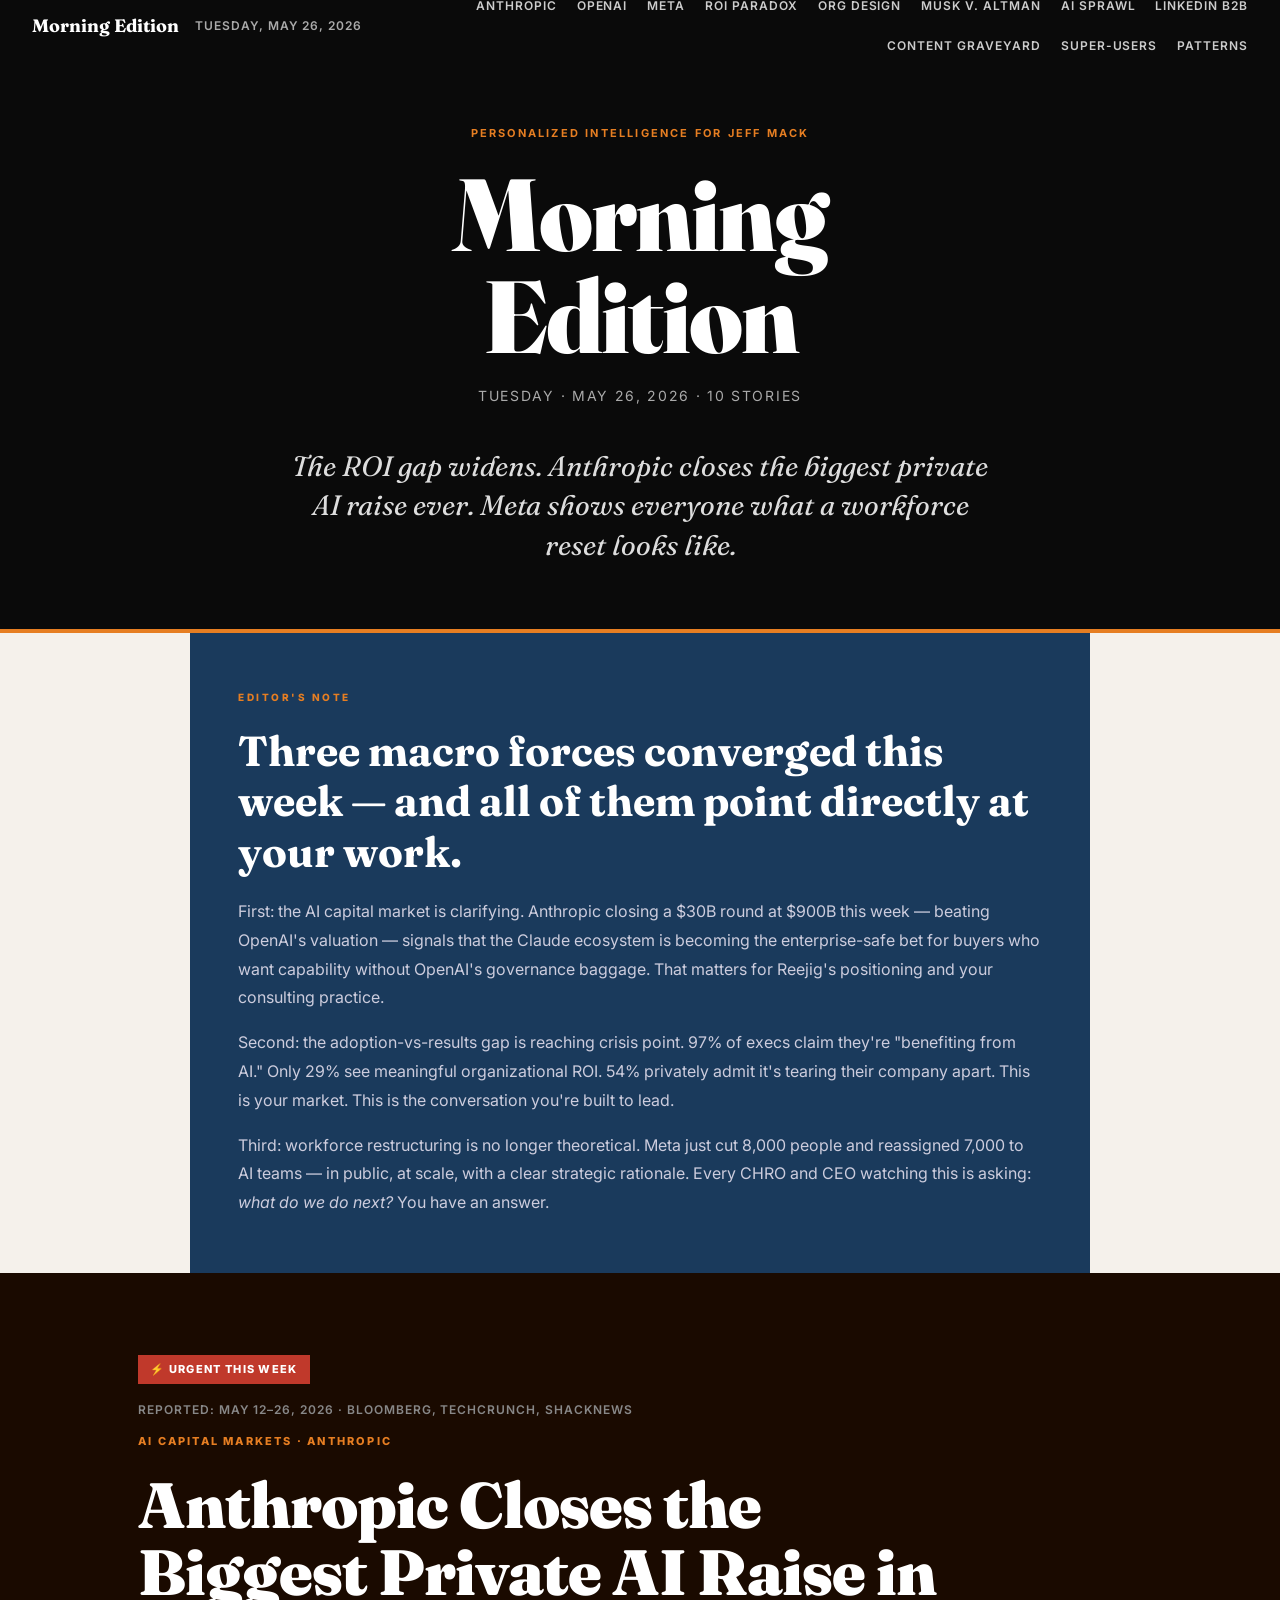
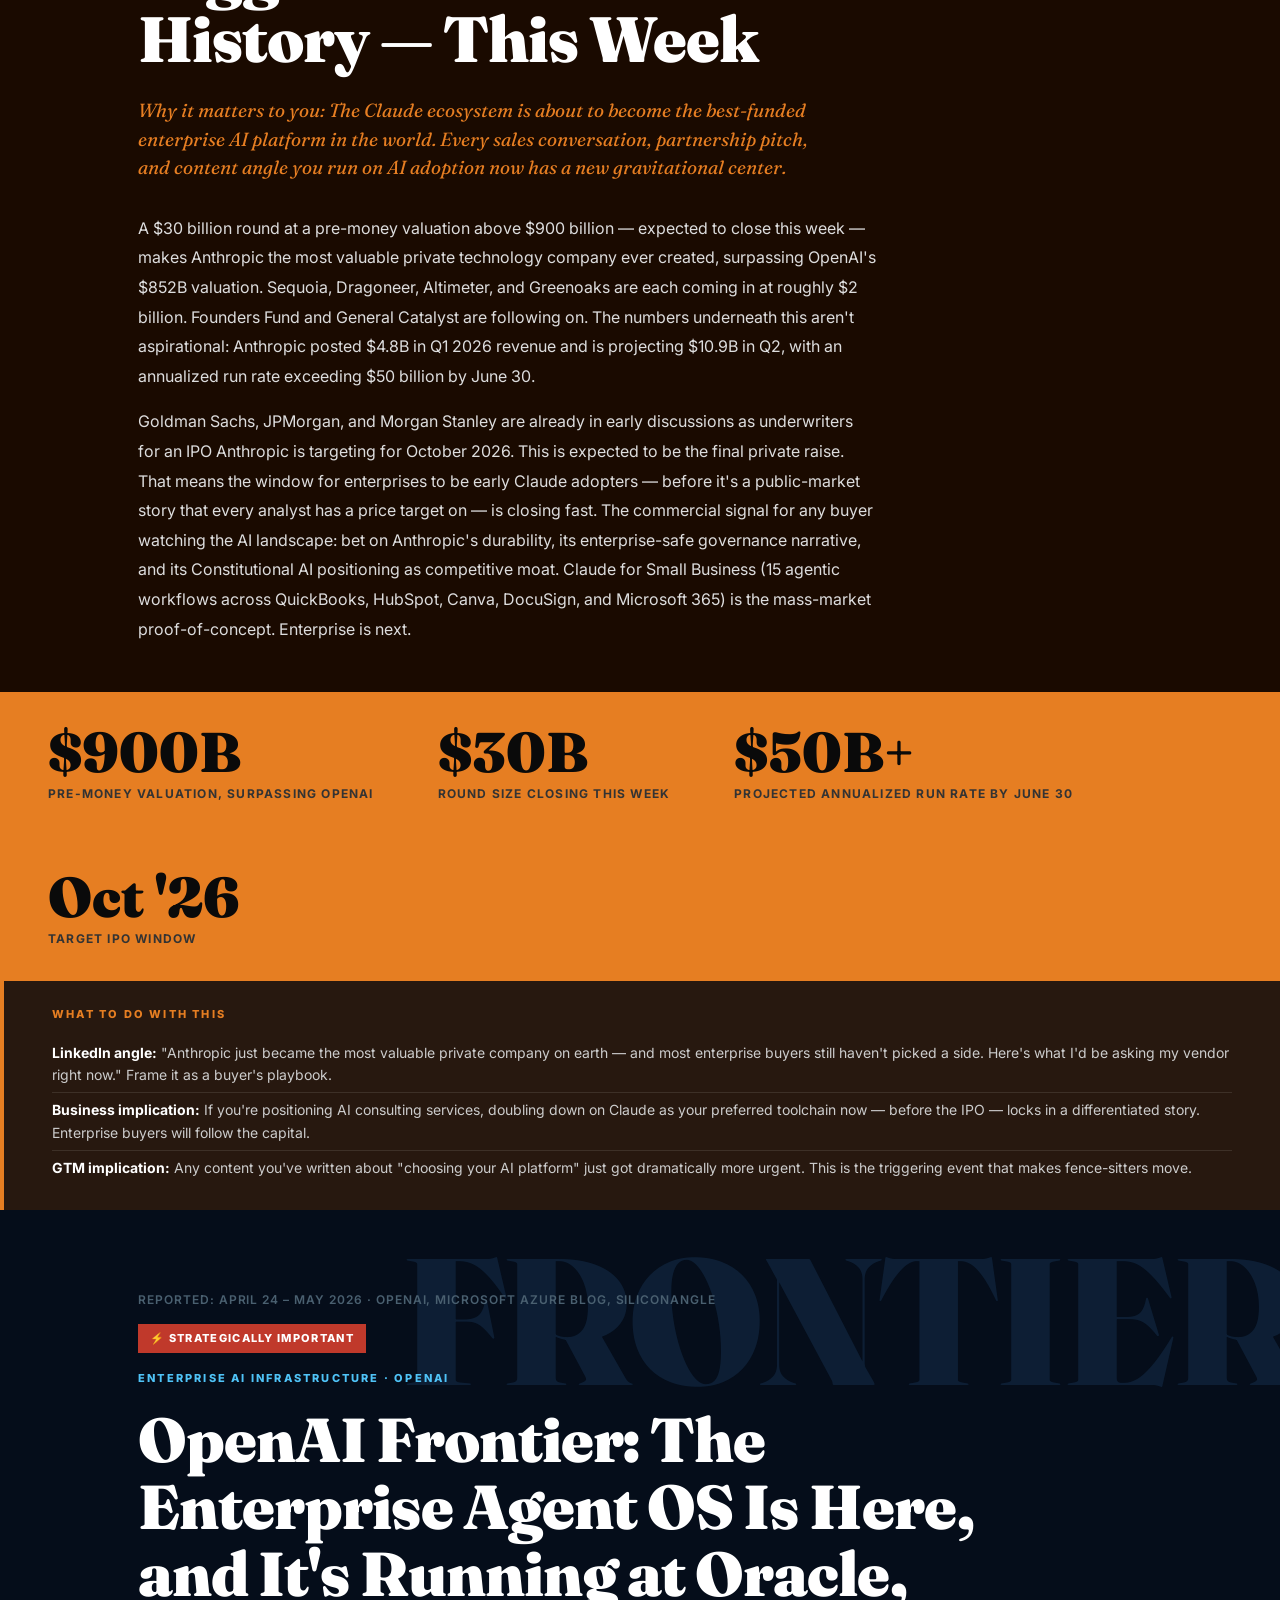
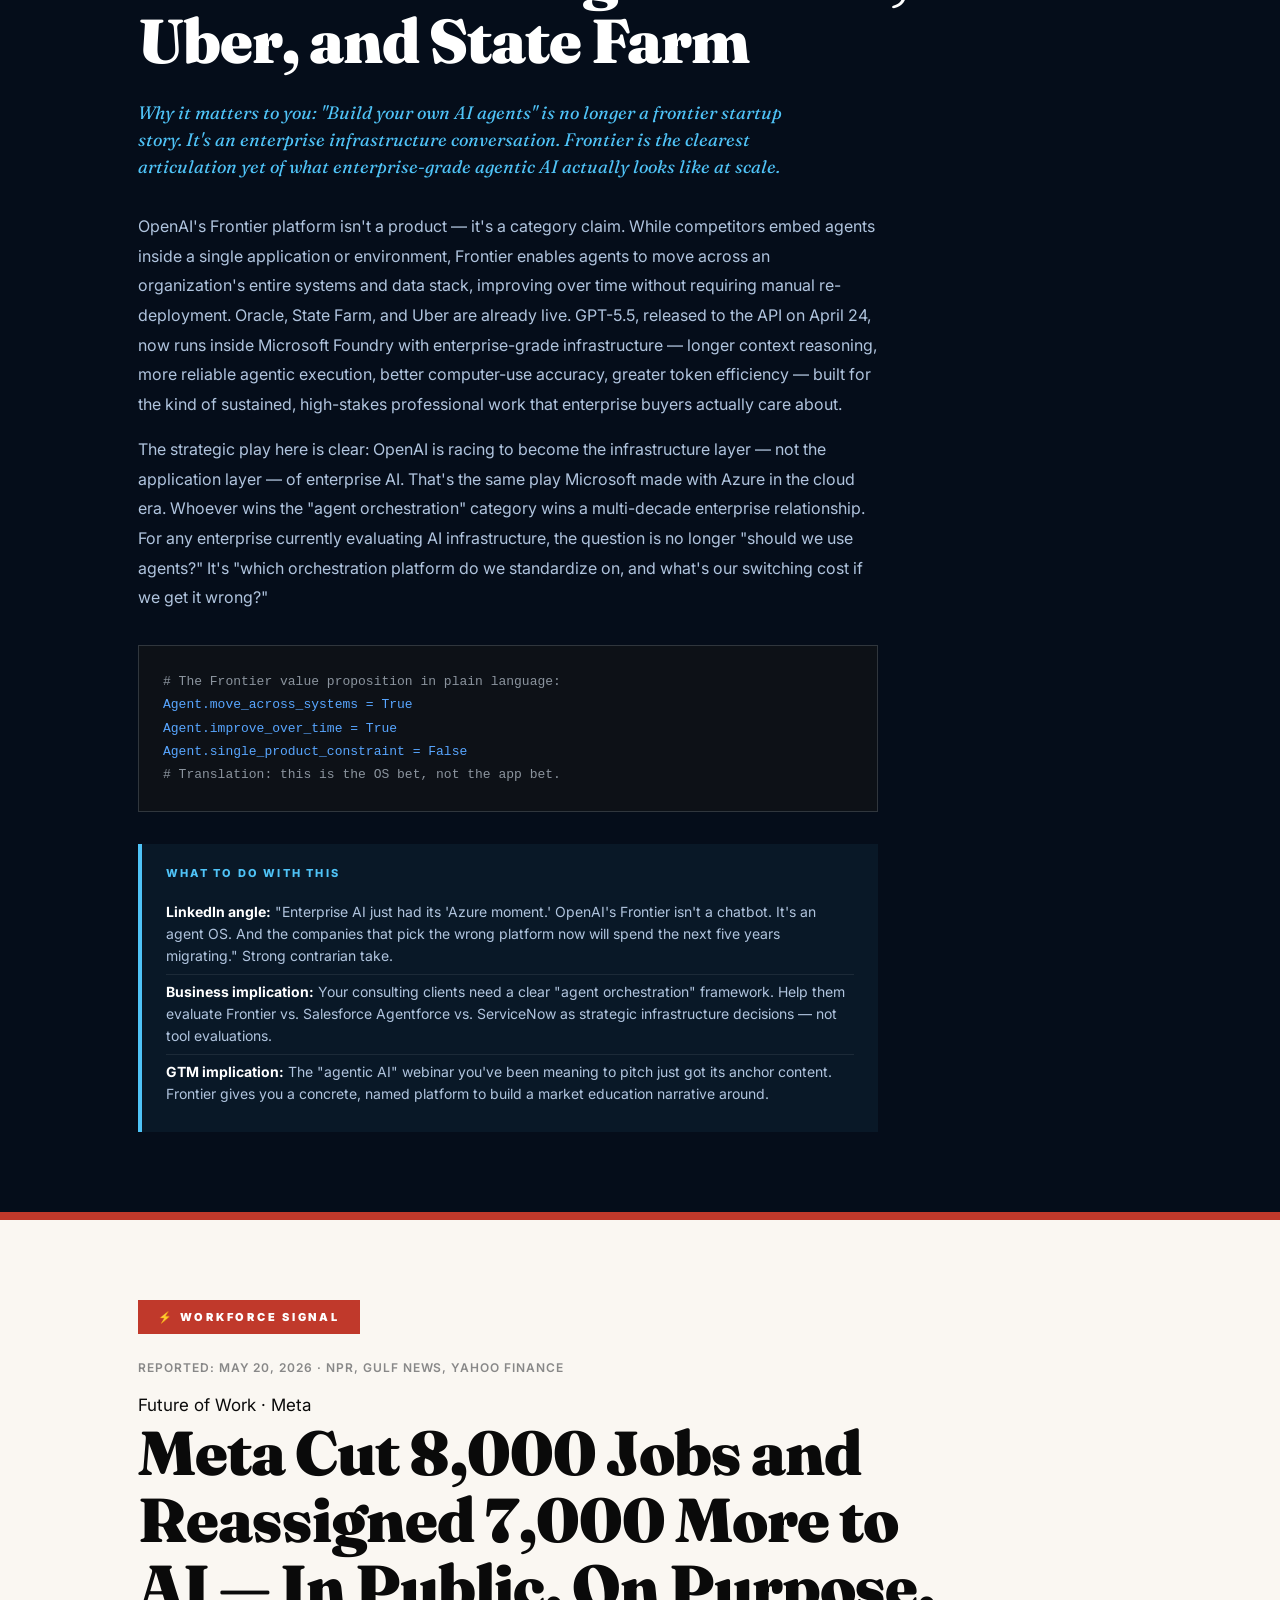
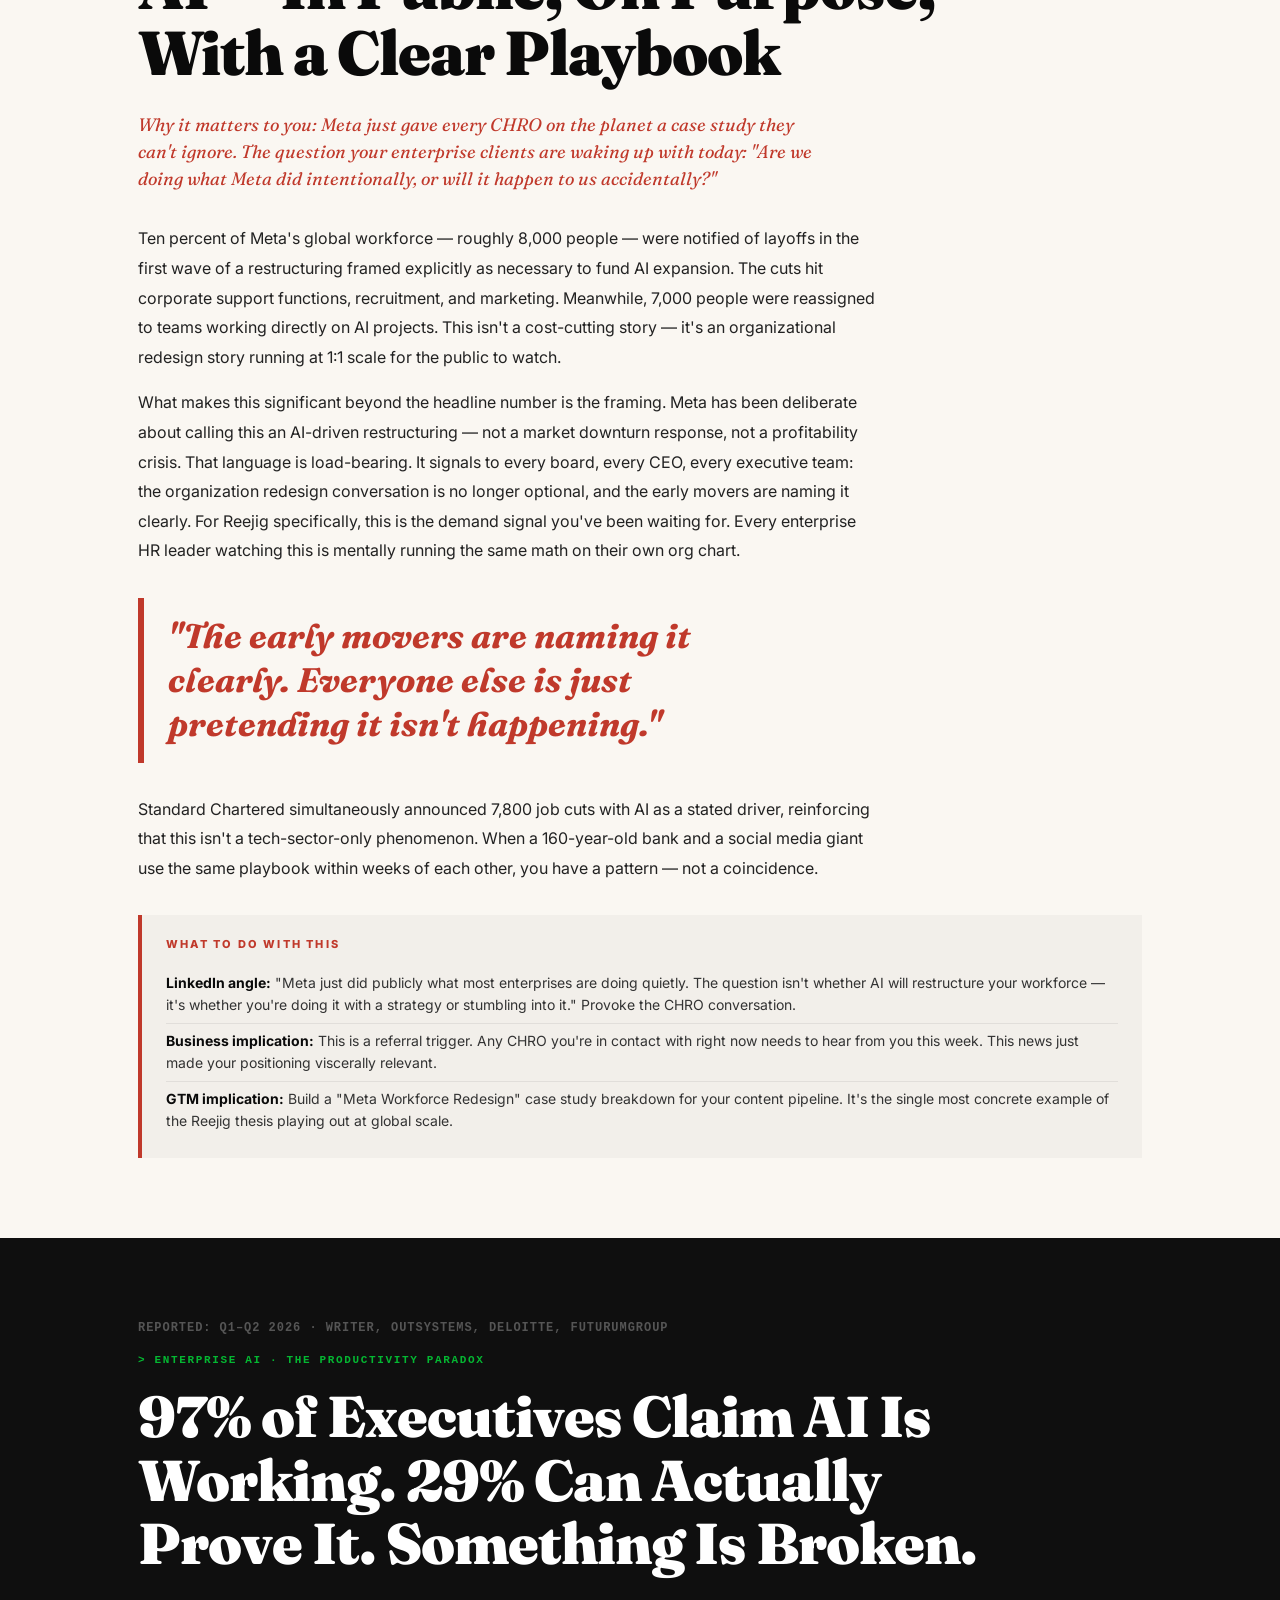
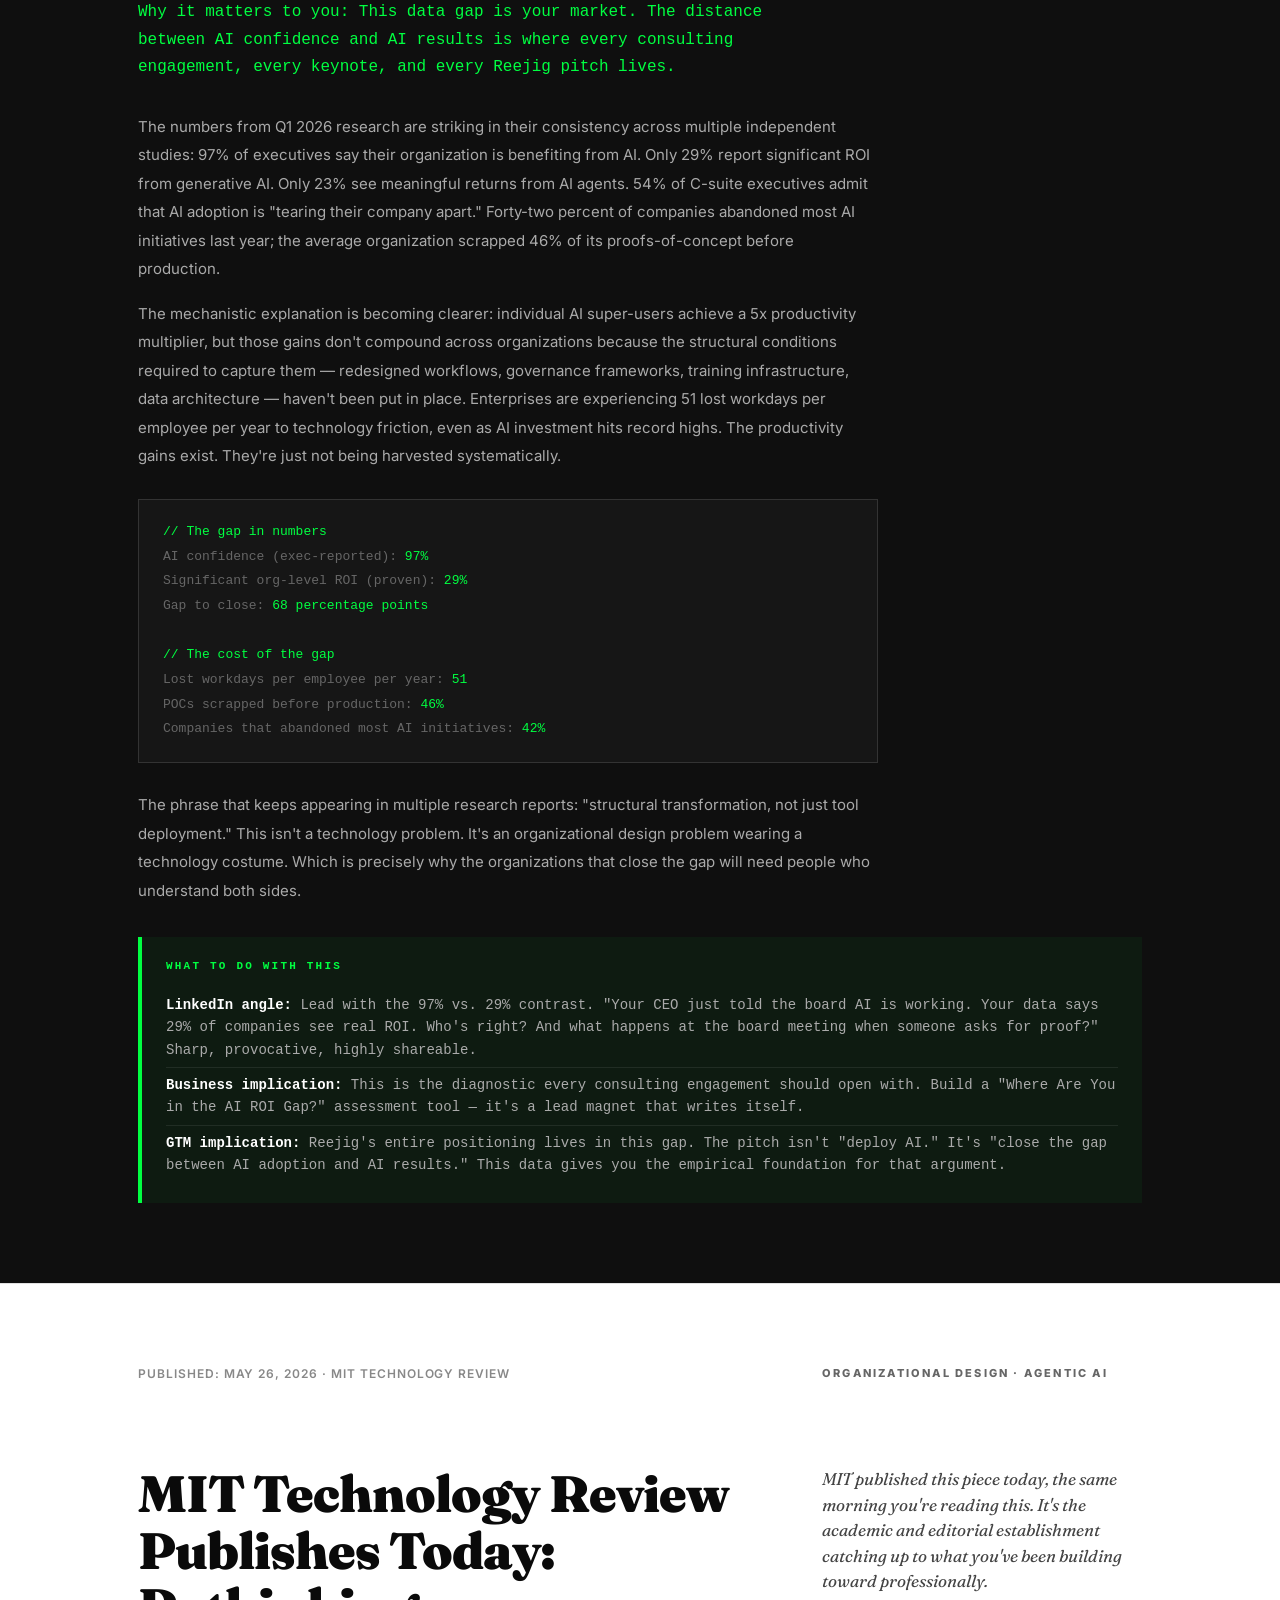
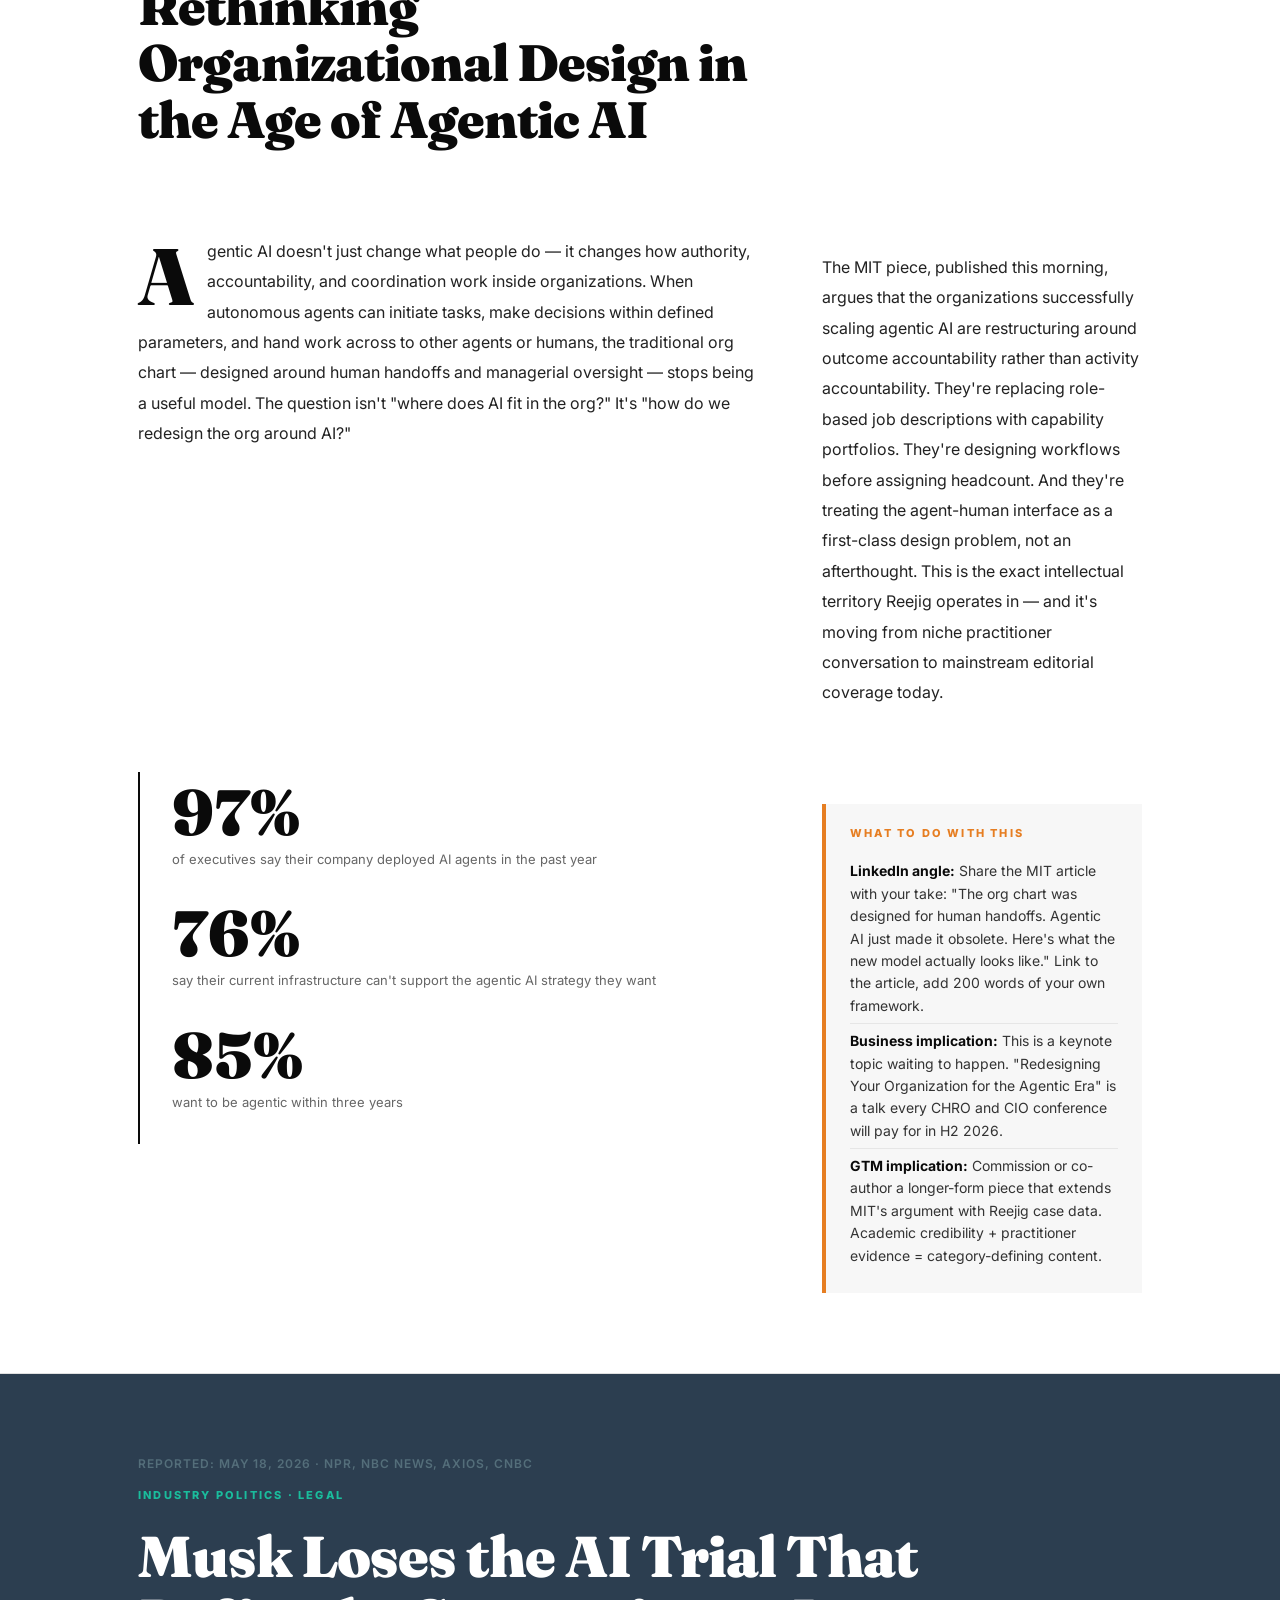
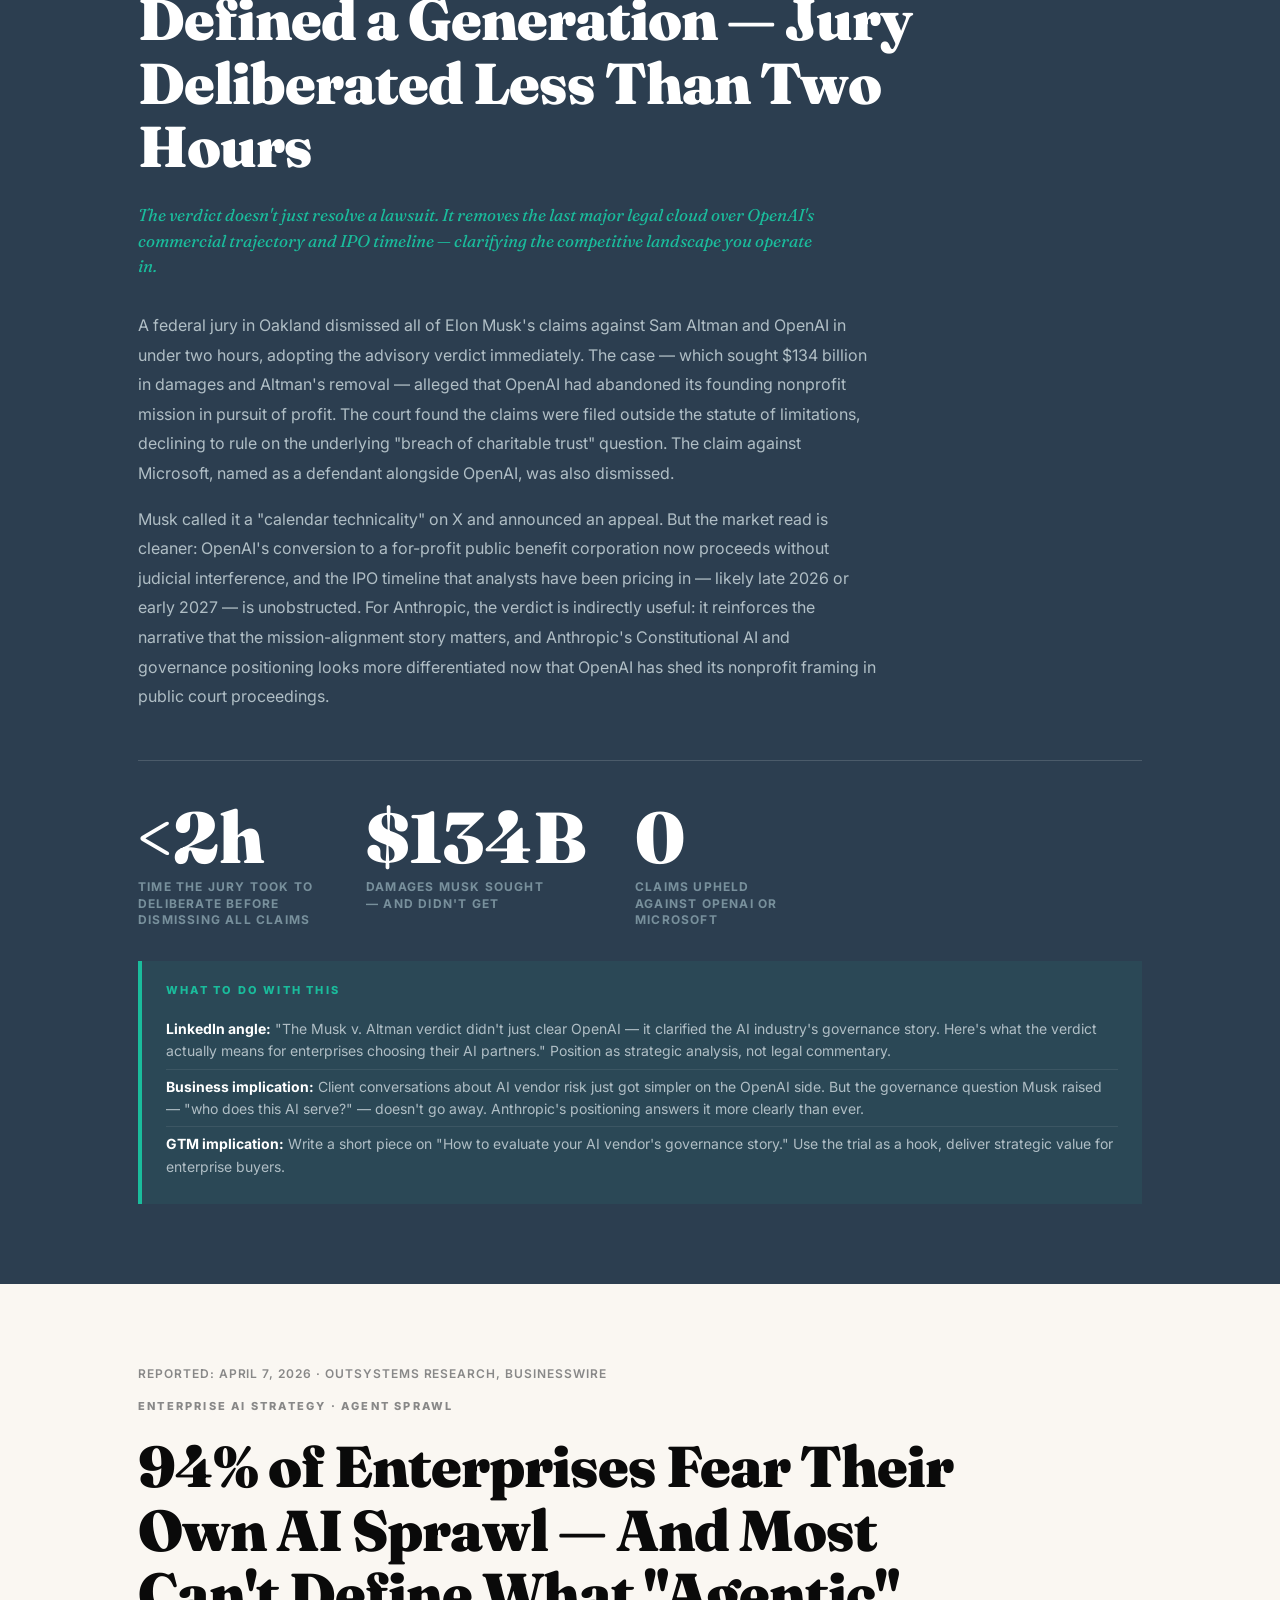
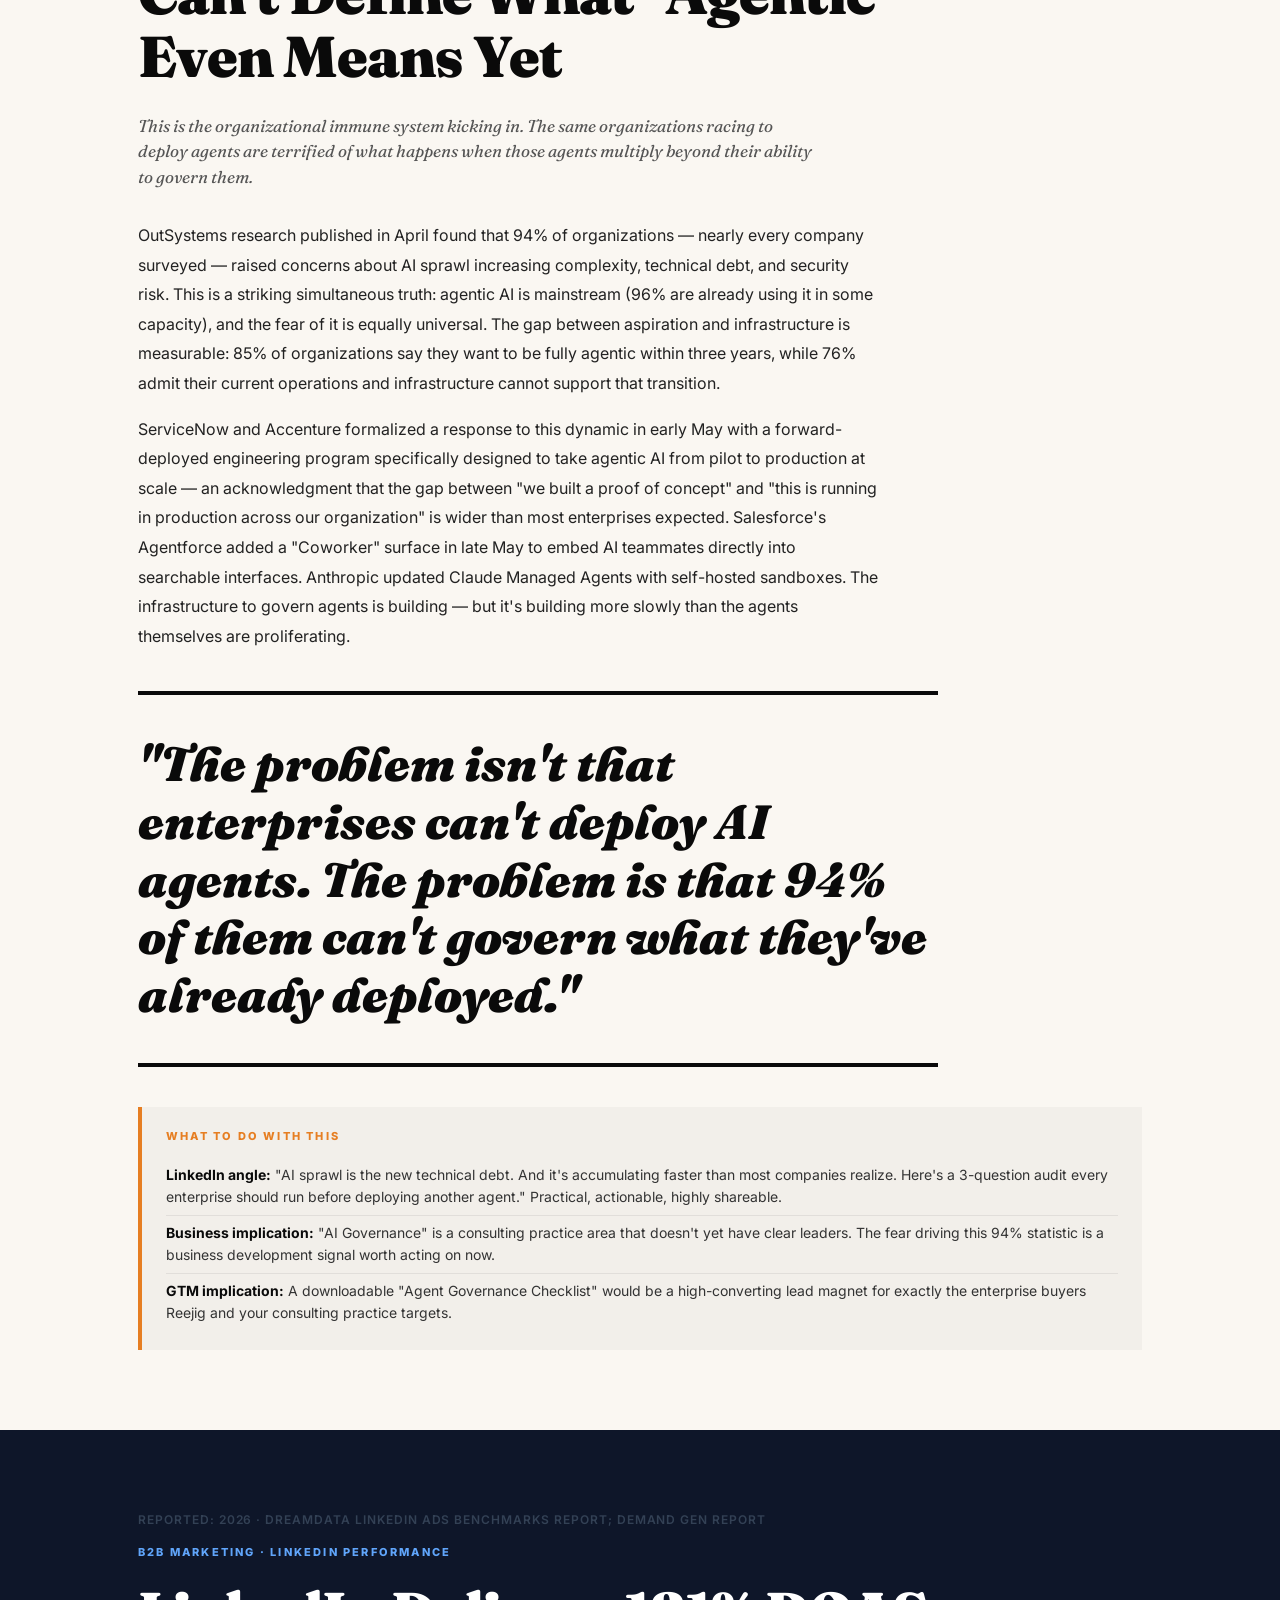
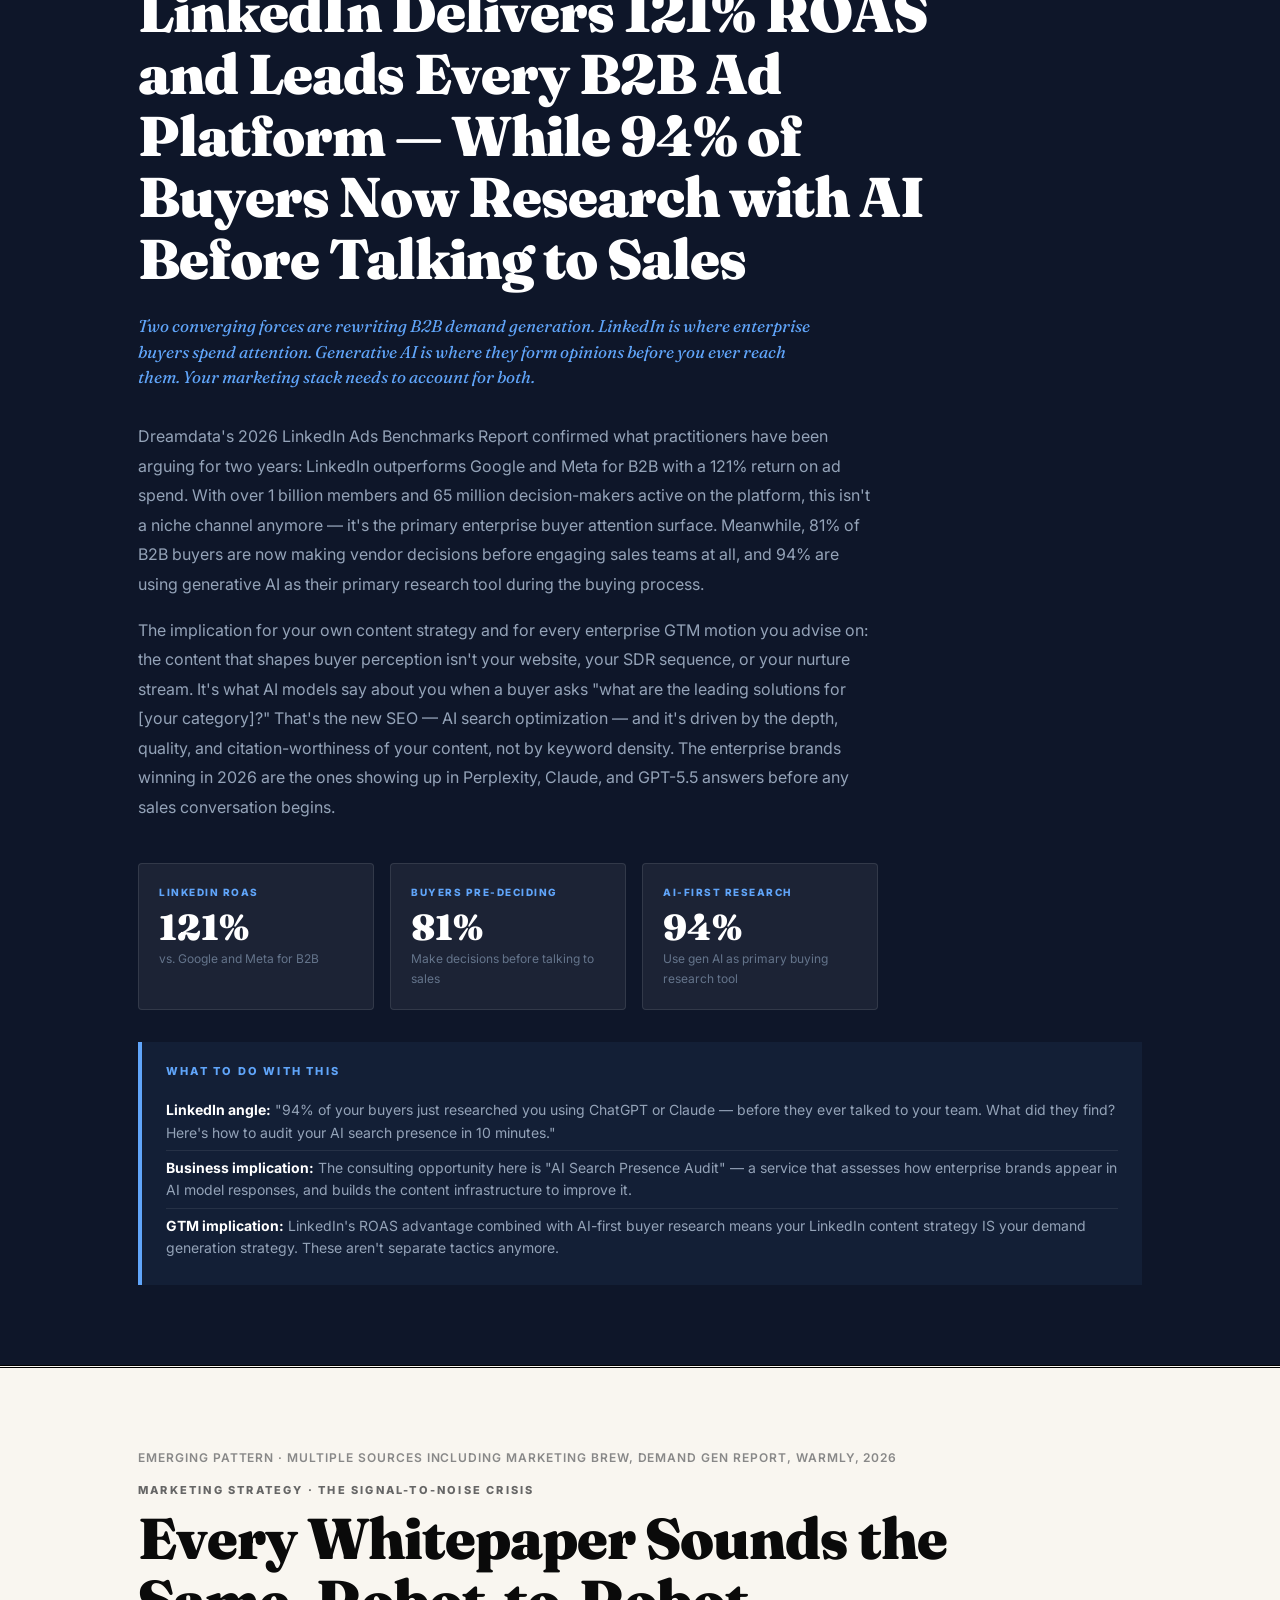
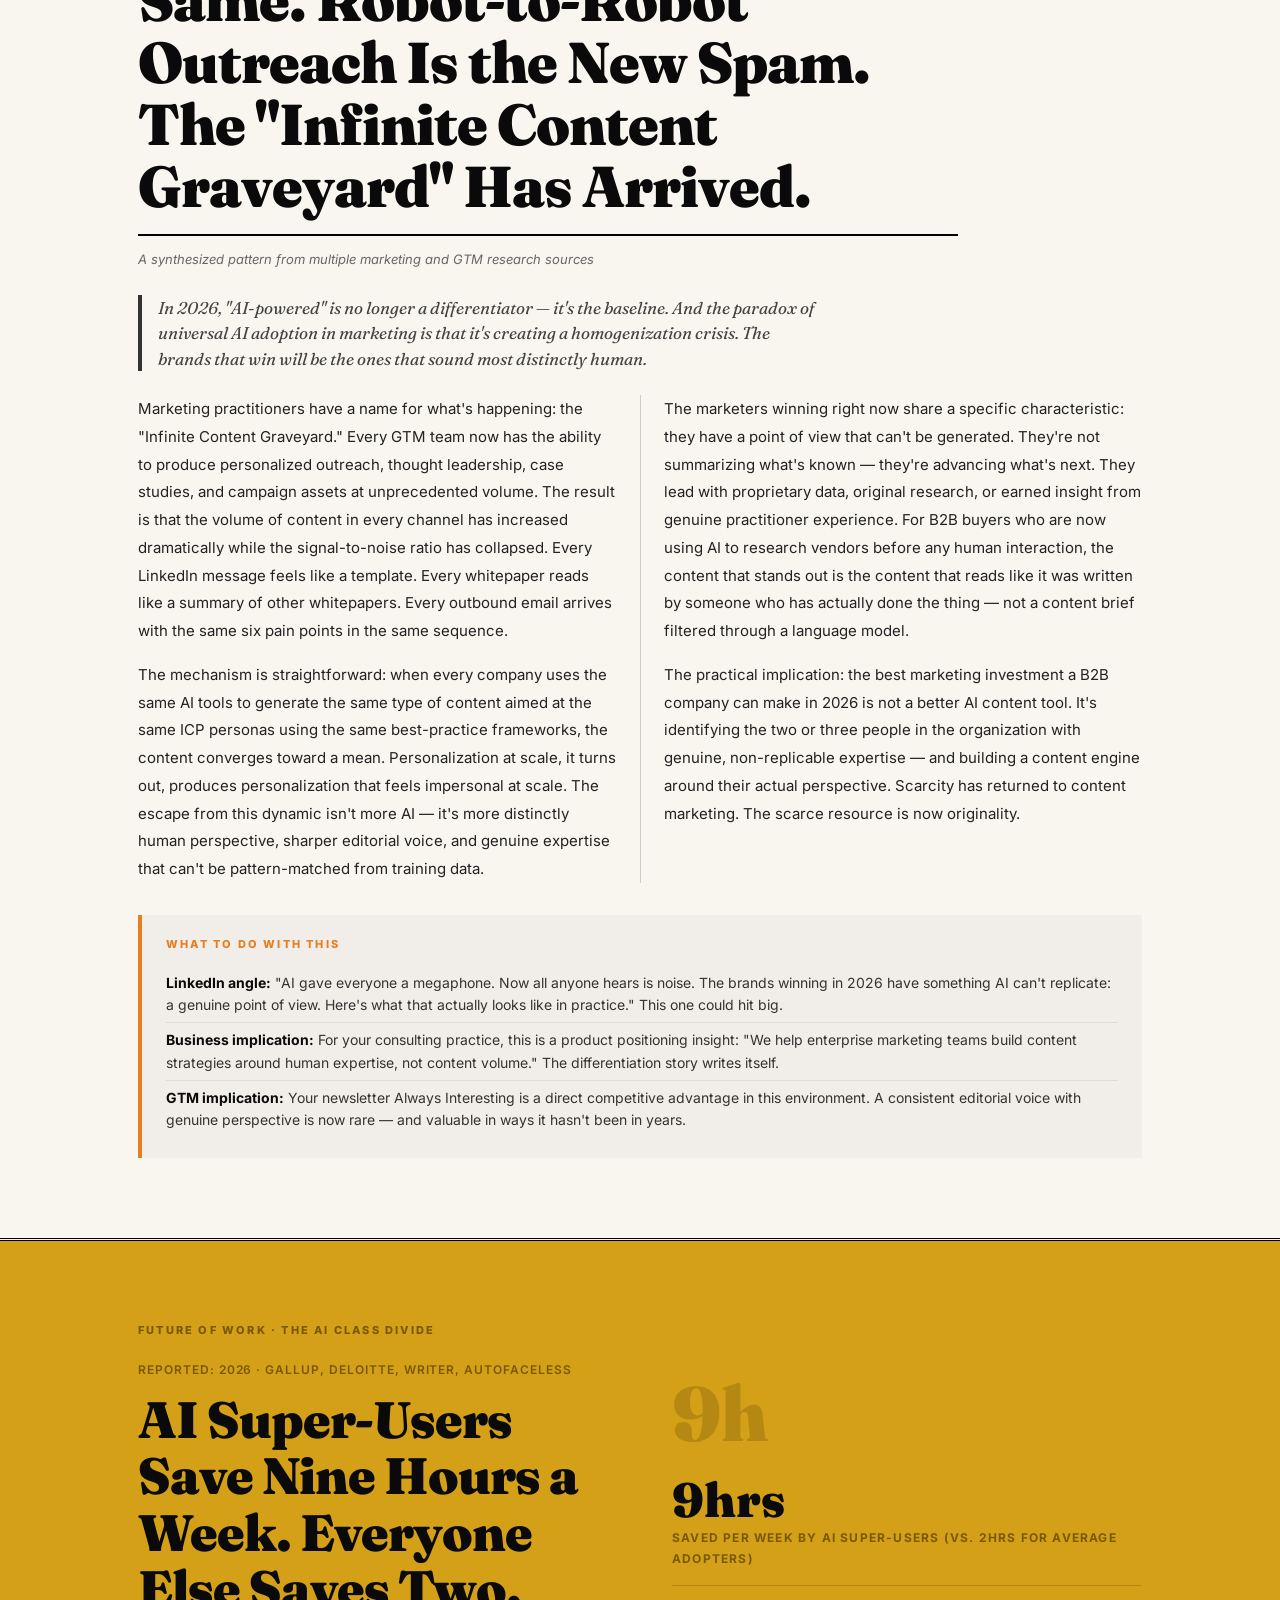
<file: magazines/2026-05-26.html>
<!DOCTYPE html>
<html lang="en">
<head>
<meta charset="UTF-8">
<meta name="viewport" content="width=device-width, initial-scale=1.0">
<title>Morning Edition — May 26, 2026</title>
<link rel="preconnect" href="https://fonts.googleapis.com">
<link rel="preconnect" href="https://fonts.gstatic.com" crossorigin>
<link href="https://fonts.googleapis.com/css2?family=Fraunces:ital,opsz,wght@0,9..144,100..900;1,9..144,100..900&family=Inter:wght@300;400;500;600;700;800;900&display=swap" rel="stylesheet">
<style>
  *, *::before, *::after { box-sizing: border-box; margin: 0; padding: 0; }

  :root {
    --ink: #0a0a0a;
    --paper: #f5f1eb;
    --cream: #faf7f2;
    --accent-red: #c0392b;
    --accent-amber: #e67e22;
    --accent-blue: #1a3a5c;
    --accent-mint: #1abc9c;
    --accent-slate: #2c3e50;
    --accent-gold: #d4a017;
    --mid-gray: #888;
    --light-gray: #ddd;
  }

  html { scroll-behavior: smooth; }

  body {
    background: var(--paper);
    color: var(--ink);
    font-family: 'Inter', sans-serif;
    font-size: 17px;
    line-height: 1.7;
    overflow-x: hidden;
  }

  /* NAV */
  .top-nav {
    position: sticky;
    top: 0;
    z-index: 100;
    background: var(--ink);
    color: #fff;
    padding: 0 32px;
    display: flex;
    align-items: center;
    justify-content: space-between;
    height: 52px;
    gap: 16px;
    font-size: 12px;
    font-weight: 600;
    letter-spacing: .08em;
    text-transform: uppercase;
  }
  .top-nav .brand { font-family: 'Fraunces', serif; font-size: 18px; letter-spacing: 0; text-transform: none; font-weight: 700; color: #fff; white-space: nowrap; }
  .top-nav .date-tag { color: #aaa; white-space: nowrap; }
  .nav-links { display: flex; gap: 20px; flex-wrap: wrap; justify-content: flex-end; }
  .nav-links a { color: #ccc; text-decoration: none; transition: color .2s; white-space: nowrap; }
  .nav-links a:hover { color: #fff; }

  /* MASTHEAD */
  .masthead {
    background: var(--ink);
    color: #fff;
    text-align: center;
    padding: 72px 32px 64px;
    border-bottom: 4px solid var(--accent-amber);
  }
  .masthead-eyebrow { font-size: 11px; font-weight: 700; letter-spacing: .2em; text-transform: uppercase; color: var(--accent-amber); margin-bottom: 20px; }
  .masthead h1 { font-family: 'Fraunces', serif; font-size: clamp(52px, 8vw, 110px); font-weight: 900; line-height: 1; letter-spacing: -2px; margin-bottom: 16px; }
  .masthead .edition-date { font-size: 14px; color: #aaa; letter-spacing: .12em; text-transform: uppercase; margin-bottom: 40px; }
  .masthead .issue-kicker { font-family: 'Fraunces', serif; font-size: clamp(20px, 3vw, 28px); font-style: italic; color: #ddd; max-width: 700px; margin: 0 auto; line-height: 1.4; }

  /* EDITOR'S NOTE */
  .editors-note {
    background: var(--accent-blue);
    color: #fff;
    padding: 56px 48px;
    max-width: 900px;
    margin: 0 auto;
    position: relative;
  }
  .editors-note::before { content: 'EDITOR\'S NOTE'; font-size: 10px; font-weight: 800; letter-spacing: .25em; color: var(--accent-amber); display: block; margin-bottom: 20px; }
  .editors-note h2 { font-family: 'Fraunces', serif; font-size: clamp(28px, 4vw, 42px); font-weight: 700; line-height: 1.2; margin-bottom: 20px; }
  .editors-note p { font-size: 16px; line-height: 1.8; color: #ccd; }
  .editors-note p + p { margin-top: 16px; }

  /* SECTION DIVIDER */
  .section-divider {
    text-align: center;
    padding: 48px 32px 32px;
    font-size: 11px;
    font-weight: 800;
    letter-spacing: .25em;
    text-transform: uppercase;
    color: var(--mid-gray);
    display: flex;
    align-items: center;
    gap: 16px;
    max-width: 1100px;
    margin: 0 auto;
  }
  .section-divider::before, .section-divider::after { content: ''; flex: 1; height: 1px; background: var(--light-gray); }

  /* STORY COUNT BADGE */
  .story-num {
    display: inline-block;
    font-family: 'Fraunces', serif;
    font-size: 100px;
    font-weight: 900;
    line-height: 1;
    color: rgba(0,0,0,.06);
    position: absolute;
    top: -10px;
    right: 24px;
    pointer-events: none;
    user-select: none;
  }

  /* LIGHTNING BADGE */
  .urgent-badge {
    display: inline-flex;
    align-items: center;
    gap: 6px;
    background: var(--accent-red);
    color: #fff;
    font-size: 11px;
    font-weight: 800;
    letter-spacing: .12em;
    text-transform: uppercase;
    padding: 5px 12px;
    margin-bottom: 16px;
  }

  /* STORY WRAPPERS */
  .story-wrap { max-width: 1100px; margin: 0 auto; padding: 0 24px 80px; }

  /* WHAT TO DO BOX */
  .what-to-do {
    margin-top: 32px;
    border-left: 4px solid var(--accent-amber);
    padding: 20px 24px;
    background: rgba(0,0,0,.03);
  }
  .what-to-do h4 { font-size: 11px; font-weight: 800; letter-spacing: .2em; text-transform: uppercase; color: var(--accent-amber); margin-bottom: 12px; }
  .what-to-do ul { list-style: none; padding: 0; }
  .what-to-do ul li { font-size: 14px; line-height: 1.6; padding: 6px 0; border-bottom: 1px solid rgba(0,0,0,.07); color: #333; }
  .what-to-do ul li:last-child { border: none; }
  .what-to-do ul li strong { color: var(--ink); }
  .datestamp { font-size: 12px; font-weight: 600; letter-spacing: .08em; text-transform: uppercase; color: var(--mid-gray); margin-bottom: 12px; display: block; }

  /* =========================================
     STORY 1 — HERO LAYOUT (dark amber)
  ========================================= */
  #story-1 {
    background: #1a0a00;
    color: #fff;
    padding: 80px 0 0;
    position: relative;
    overflow: hidden;
  }
  #story-1 .hero-inner { max-width: 1100px; margin: 0 auto; padding: 0 48px 0; }
  #story-1 .kicker { font-size: 11px; font-weight: 800; letter-spacing: .2em; text-transform: uppercase; color: var(--accent-amber); margin-bottom: 20px; }
  #story-1 h2 { font-family: 'Fraunces', serif; font-size: clamp(36px, 5vw, 68px); font-weight: 900; line-height: 1.05; letter-spacing: -1px; margin-bottom: 24px; max-width: 820px; }
  #story-1 .why-matters { font-size: 19px; font-style: italic; color: var(--accent-amber); margin-bottom: 32px; font-family: 'Fraunces', serif; max-width: 700px; line-height: 1.5; }
  #story-1 p { font-size: 16px; line-height: 1.85; color: #ddd; max-width: 740px; }
  #story-1 p + p { margin-top: 16px; }
  #story-1 .stat-bar { background: var(--accent-amber); padding: 32px 48px; margin-top: 48px; display: flex; gap: 64px; flex-wrap: wrap; }
  #story-1 .stat-item .num { font-family: 'Fraunces', serif; font-size: 56px; font-weight: 900; color: var(--ink); line-height: 1; }
  #story-1 .stat-item .label { font-size: 12px; font-weight: 700; text-transform: uppercase; letter-spacing: .1em; color: #333; margin-top: 4px; }
  #story-1 .what-to-do { border-left-color: var(--accent-amber); background: rgba(255,255,255,.06); padding: 24px 48px; margin: 0; }
  #story-1 .what-to-do h4 { color: var(--accent-amber); }
  #story-1 .what-to-do ul li { color: #ccc; border-bottom-color: rgba(255,255,255,.1); }
  #story-1 .what-to-do ul li strong { color: #fff; }
  #story-1 .datestamp { color: #888; }

  /* =========================================
     STORY 2 — MIDNIGHT DARK MODE
  ========================================= */
  #story-2 {
    background: #050d1a;
    color: #e0e8f0;
    padding: 80px 0;
    position: relative;
    overflow: hidden;
  }
  #story-2::before { content: 'FRONTIER'; position: absolute; top: 20px; right: -20px; font-family: 'Fraunces', serif; font-size: 180px; font-weight: 900; color: rgba(26,58,92,.4); line-height: 1; pointer-events: none; letter-spacing: -4px; }
  #story-2 .inner { max-width: 1100px; margin: 0 auto; padding: 0 48px; position: relative; }
  #story-2 .kicker { font-size: 11px; font-weight: 800; letter-spacing: .2em; text-transform: uppercase; color: #4fc3f7; margin-bottom: 20px; }
  #story-2 h2 { font-family: 'Fraunces', serif; font-size: clamp(34px, 5vw, 62px); font-weight: 900; line-height: 1.08; letter-spacing: -1px; margin-bottom: 24px; max-width: 860px; color: #fff; }
  #story-2 .why-matters { font-size: 18px; font-style: italic; color: #4fc3f7; margin-bottom: 32px; font-family: 'Fraunces', serif; max-width: 680px; line-height: 1.5; }
  #story-2 p { font-size: 16px; line-height: 1.85; color: #b0c4de; max-width: 740px; }
  #story-2 p + p { margin-top: 16px; }
  #story-2 .terminal-box { background: #0d1117; border: 1px solid #30363d; padding: 24px; margin-top: 32px; font-family: 'Courier New', monospace; font-size: 13px; color: #58a6ff; max-width: 740px; line-height: 1.8; }
  #story-2 .terminal-box .comment { color: #8b949e; }
  #story-2 .what-to-do { border-left-color: #4fc3f7; background: rgba(79,195,247,.06); margin-top: 32px; max-width: 740px; }
  #story-2 .what-to-do h4 { color: #4fc3f7; }
  #story-2 .what-to-do ul li { color: #b0c4de; border-bottom-color: rgba(255,255,255,.08); }
  #story-2 .what-to-do ul li strong { color: #fff; }
  #story-2 .datestamp { color: #4a6070; }

  /* =========================================
     STORY 3 — ROSE ALERT
  ========================================= */
  #story-3 {
    background: var(--cream);
    padding: 80px 0;
    position: relative;
    overflow: hidden;
    border-top: 8px solid var(--accent-red);
  }
  #story-3 .alert-stamp {
    background: var(--accent-red);
    color: #fff;
    font-size: 11px;
    font-weight: 900;
    letter-spacing: .25em;
    text-transform: uppercase;
    padding: 8px 20px;
    display: inline-block;
    margin-bottom: 24px;
  }
  #story-3 .inner { max-width: 1100px; margin: 0 auto; padding: 0 48px; }
  #story-3 h2 { font-family: 'Fraunces', serif; font-size: clamp(34px, 5vw, 62px); font-weight: 900; line-height: 1.08; letter-spacing: -1px; margin-bottom: 24px; max-width: 820px; }
  #story-3 .why-matters { font-size: 18px; font-style: italic; color: var(--accent-red); margin-bottom: 32px; font-family: 'Fraunces', serif; max-width: 680px; line-height: 1.5; }
  #story-3 p { font-size: 16px; line-height: 1.85; color: #222; max-width: 740px; }
  #story-3 p + p { margin-top: 16px; }
  #story-3 .pull-quote { font-family: 'Fraunces', serif; font-size: clamp(22px, 3vw, 34px); font-style: italic; font-weight: 700; line-height: 1.3; color: var(--accent-red); border-left: 6px solid var(--accent-red); padding: 16px 24px; margin: 32px 0; max-width: 680px; }
  #story-3 .what-to-do { border-left-color: var(--accent-red); }
  #story-3 .what-to-do h4 { color: var(--accent-red); }
  #story-3 .datestamp { color: var(--mid-gray); }

  /* =========================================
     STORY 4 — TERMINAL / HACKER
  ========================================= */
  #story-4 {
    background: #0f0f0f;
    color: #00ff41;
    padding: 80px 0;
    font-family: 'Courier New', monospace;
    position: relative;
  }
  #story-4 .inner { max-width: 1100px; margin: 0 auto; padding: 0 48px; }
  #story-4 .kicker { font-size: 11px; font-weight: 700; letter-spacing: .15em; text-transform: uppercase; color: #00ff41; margin-bottom: 16px; opacity: .7; }
  #story-4 .kicker::before { content: '> '; }
  #story-4 h2 { font-family: 'Fraunces', serif; font-size: clamp(30px, 4.5vw, 58px); font-weight: 900; line-height: 1.1; letter-spacing: -1px; margin-bottom: 24px; max-width: 840px; color: #fff; }
  #story-4 .why-matters { font-size: 16px; color: #00ff41; margin-bottom: 32px; max-width: 680px; line-height: 1.7; font-family: 'Courier New', monospace; }
  #story-4 p { font-size: 15px; line-height: 1.9; color: #aaa; max-width: 740px; font-family: 'Inter', sans-serif; }
  #story-4 p + p { margin-top: 16px; }
  #story-4 .code-block { background: #161616; border: 1px solid #333; padding: 20px 24px; margin: 28px 0; font-size: 13px; line-height: 1.9; max-width: 740px; }
  #story-4 .code-block .hl { color: #00ff41; }
  #story-4 .code-block .dim { color: #666; }
  #story-4 .what-to-do { border-left-color: #00ff41; background: rgba(0,255,65,.05); }
  #story-4 .what-to-do h4 { color: #00ff41; }
  #story-4 .what-to-do ul li { color: #aaa; border-bottom-color: rgba(255,255,255,.08); }
  #story-4 .what-to-do ul li strong { color: #fff; }
  #story-4 .datestamp { color: #555; }

  /* =========================================
     STORY 5 — ACADEMIC DROP-CAP
  ========================================= */
  #story-5 {
    background: #fff;
    padding: 80px 0;
    border-top: 1px solid #e0e0e0;
    border-bottom: 1px solid #e0e0e0;
  }
  #story-5 .inner { max-width: 1100px; margin: 0 auto; padding: 0 48px; display: grid; grid-template-columns: 1fr 320px; gap: 64px; align-items: start; }
  #story-5 .main-col {}
  #story-5 .side-col { border-left: 2px solid var(--ink); padding-left: 32px; padding-top: 8px; }
  #story-5 .kicker { font-size: 11px; font-weight: 800; letter-spacing: .2em; text-transform: uppercase; color: #666; margin-bottom: 20px; }
  #story-5 h2 { font-family: 'Fraunces', serif; font-size: clamp(30px, 4vw, 52px); font-weight: 900; line-height: 1.1; letter-spacing: -1px; margin-bottom: 24px; }
  #story-5 .why-matters { font-size: 17px; font-style: italic; color: #444; margin-bottom: 32px; font-family: 'Fraunces', serif; line-height: 1.5; }
  #story-5 p { font-size: 16px; line-height: 1.9; color: #222; }
  #story-5 p + p { margin-top: 16px; }
  #story-5 p:first-of-type::first-letter { font-family: 'Fraunces', serif; font-size: 80px; font-weight: 900; float: left; line-height: 0.8; margin: 8px 12px 0 0; color: var(--ink); }
  #story-5 .side-stat { margin-bottom: 32px; }
  #story-5 .side-stat .big-num { font-family: 'Fraunces', serif; font-size: 64px; font-weight: 900; line-height: 1; color: var(--ink); }
  #story-5 .side-stat .desc { font-size: 13px; color: #666; line-height: 1.5; margin-top: 6px; }
  #story-5 .what-to-do { margin-top: 32px; }
  #story-5 .datestamp { color: var(--mid-gray); }
  @media (max-width: 768px) { #story-5 .inner { grid-template-columns: 1fr; } #story-5 .side-col { border-left: none; border-top: 2px solid var(--ink); padding-left: 0; padding-top: 32px; } }

  /* =========================================
     STORY 6 — BIG STAT FINISH
  ========================================= */
  #story-6 {
    background: var(--accent-slate);
    color: #fff;
    padding: 80px 0;
    position: relative;
    overflow: hidden;
  }
  #story-6 .inner { max-width: 1100px; margin: 0 auto; padding: 0 48px; }
  #story-6 .kicker { font-size: 11px; font-weight: 800; letter-spacing: .2em; text-transform: uppercase; color: var(--accent-mint); margin-bottom: 20px; }
  #story-6 h2 { font-family: 'Fraunces', serif; font-size: clamp(32px, 4.5vw, 58px); font-weight: 900; line-height: 1.1; letter-spacing: -1px; margin-bottom: 24px; max-width: 820px; }
  #story-6 .why-matters { font-size: 17px; font-style: italic; color: var(--accent-mint); margin-bottom: 32px; font-family: 'Fraunces', serif; max-width: 680px; line-height: 1.5; }
  #story-6 p { font-size: 16px; line-height: 1.85; color: #b0bec5; max-width: 740px; }
  #story-6 p + p { margin-top: 16px; }
  #story-6 .big-stat-row { display: flex; gap: 48px; flex-wrap: wrap; margin-top: 48px; padding-top: 40px; border-top: 1px solid rgba(255,255,255,.15); }
  #story-6 .big-stat .num { font-family: 'Fraunces', serif; font-size: 72px; font-weight: 900; color: #fff; line-height: 1; }
  #story-6 .big-stat .label { font-size: 12px; font-weight: 700; text-transform: uppercase; letter-spacing: .1em; color: #78909c; margin-top: 6px; max-width: 180px; line-height: 1.4; }
  #story-6 .what-to-do { border-left-color: var(--accent-mint); background: rgba(26,188,156,.08); margin-top: 32px; }
  #story-6 .what-to-do h4 { color: var(--accent-mint); }
  #story-6 .what-to-do ul li { color: #b0bec5; border-bottom-color: rgba(255,255,255,.08); }
  #story-6 .what-to-do ul li strong { color: #fff; }
  #story-6 .datestamp { color: #546e7a; }

  /* =========================================
     STORY 7 — PULL-QUOTE EDITORIAL
  ========================================= */
  #story-7 {
    background: var(--cream);
    padding: 80px 0;
    position: relative;
  }
  #story-7 .inner { max-width: 1100px; margin: 0 auto; padding: 0 48px; }
  #story-7 .kicker { font-size: 11px; font-weight: 800; letter-spacing: .2em; text-transform: uppercase; color: #888; margin-bottom: 20px; }
  #story-7 h2 { font-family: 'Fraunces', serif; font-size: clamp(32px, 4.5vw, 58px); font-weight: 900; line-height: 1.1; letter-spacing: -1px; margin-bottom: 24px; max-width: 820px; }
  #story-7 .why-matters { font-size: 17px; font-style: italic; color: #555; margin-bottom: 32px; font-family: 'Fraunces', serif; max-width: 680px; line-height: 1.5; }
  #story-7 p { font-size: 16px; line-height: 1.85; color: #222; max-width: 740px; }
  #story-7 p + p { margin-top: 16px; }
  #story-7 .mega-pull-quote { font-family: 'Fraunces', serif; font-size: clamp(28px, 4vw, 48px); font-weight: 900; font-style: italic; line-height: 1.2; color: var(--ink); padding: 40px 0; border-top: 4px solid var(--ink); border-bottom: 4px solid var(--ink); margin: 40px 0; max-width: 800px; }
  #story-7 .datestamp { color: var(--mid-gray); }

  /* =========================================
     STORY 8 — ENTERPRISE DASHBOARD
  ========================================= */
  #story-8 {
    background: #0e1629;
    color: #e8f0fe;
    padding: 80px 0;
    position: relative;
  }
  #story-8 .inner { max-width: 1100px; margin: 0 auto; padding: 0 48px; }
  #story-8 .kicker { font-size: 11px; font-weight: 800; letter-spacing: .2em; text-transform: uppercase; color: #60a5fa; margin-bottom: 20px; }
  #story-8 h2 { font-family: 'Fraunces', serif; font-size: clamp(30px, 4.5vw, 56px); font-weight: 900; line-height: 1.1; letter-spacing: -1px; margin-bottom: 24px; max-width: 820px; color: #fff; }
  #story-8 .why-matters { font-size: 17px; font-style: italic; color: #60a5fa; margin-bottom: 32px; font-family: 'Fraunces', serif; max-width: 680px; line-height: 1.5; }
  #story-8 p { font-size: 16px; line-height: 1.85; color: #94a3b8; max-width: 740px; }
  #story-8 p + p { margin-top: 16px; }
  #story-8 .dashboard-grid { display: grid; grid-template-columns: repeat(3, 1fr); gap: 16px; margin-top: 40px; max-width: 740px; }
  #story-8 .dashboard-card { background: rgba(255,255,255,.06); border: 1px solid rgba(255,255,255,.1); padding: 20px; border-radius: 4px; }
  #story-8 .dashboard-card .card-label { font-size: 10px; font-weight: 800; letter-spacing: .15em; text-transform: uppercase; color: #60a5fa; margin-bottom: 8px; }
  #story-8 .dashboard-card .card-val { font-family: 'Fraunces', serif; font-size: 36px; font-weight: 900; color: #fff; line-height: 1; }
  #story-8 .dashboard-card .card-sub { font-size: 12px; color: #64748b; margin-top: 4px; }
  @media (max-width: 600px) { #story-8 .dashboard-grid { grid-template-columns: 1fr 1fr; } }
  #story-8 .what-to-do { border-left-color: #60a5fa; background: rgba(96,165,250,.06); margin-top: 32px; }
  #story-8 .what-to-do h4 { color: #60a5fa; }
  #story-8 .what-to-do ul li { color: #94a3b8; border-bottom-color: rgba(255,255,255,.08); }
  #story-8 .what-to-do ul li strong { color: #fff; }
  #story-8 .datestamp { color: #334155; }

  /* =========================================
     STORY 9 — NEWSPAPER
  ========================================= */
  #story-9 {
    background: #f9f6f0;
    padding: 80px 0;
    border-top: 3px double #000;
    border-bottom: 3px double #000;
  }
  #story-9 .inner { max-width: 1100px; margin: 0 auto; padding: 0 48px; }
  #story-9 .kicker { font-size: 11px; font-weight: 800; letter-spacing: .2em; text-transform: uppercase; color: #666; margin-bottom: 8px; }
  #story-9 h2 { font-family: 'Fraunces', serif; font-size: clamp(30px, 4.5vw, 58px); font-weight: 900; line-height: 1.08; letter-spacing: -1px; margin-bottom: 8px; max-width: 820px; border-bottom: 2px solid #000; padding-bottom: 16px; }
  #story-9 .byline { font-size: 13px; font-style: italic; color: #666; margin-bottom: 24px; margin-top: 12px; }
  #story-9 .why-matters { font-size: 17px; font-style: italic; color: #444; margin-bottom: 24px; font-family: 'Fraunces', serif; max-width: 680px; line-height: 1.5; border-left: 4px solid #333; padding-left: 16px; }
  #story-9 .cols { column-count: 2; column-gap: 48px; column-rule: 1px solid #ccc; }
  #story-9 p { font-size: 15px; line-height: 1.85; color: #222; margin-bottom: 16px; }
  @media (max-width: 700px) { #story-9 .cols { column-count: 1; } }
  #story-9 .what-to-do { margin-top: 32px; }
  #story-9 .datestamp { color: var(--mid-gray); }

  /* =========================================
     STORY 10 — SWISS GRID
  ========================================= */
  #story-10 {
    background: var(--accent-gold);
    color: var(--ink);
    padding: 80px 0;
    position: relative;
    overflow: hidden;
  }
  #story-10 .inner { max-width: 1100px; margin: 0 auto; padding: 0 48px; }
  #story-10 .kicker { font-size: 11px; font-weight: 800; letter-spacing: .2em; text-transform: uppercase; color: #7a5800; margin-bottom: 20px; }
  #story-10 .layout-grid { display: grid; grid-template-columns: 1fr 1fr; gap: 64px; align-items: start; }
  #story-10 h2 { font-family: 'Fraunces', serif; font-size: clamp(28px, 4vw, 52px); font-weight: 900; line-height: 1.1; letter-spacing: -1px; margin-bottom: 24px; }
  #story-10 .why-matters { font-size: 16px; font-style: italic; color: #5a3e00; margin-bottom: 24px; font-family: 'Fraunces', serif; line-height: 1.5; }
  #story-10 p { font-size: 16px; line-height: 1.85; color: #2a1a00; }
  #story-10 p + p { margin-top: 16px; }
  #story-10 .right-col { padding-top: 16px; }
  #story-10 .right-col .big-quote { font-family: 'Fraunces', serif; font-size: clamp(44px, 6vw, 80px); font-weight: 900; line-height: 1; color: rgba(0,0,0,.15); margin-bottom: 24px; }
  #story-10 .stat-stack { display: flex; flex-direction: column; gap: 20px; }
  #story-10 .stat-item-v .num { font-family: 'Fraunces', serif; font-size: 48px; font-weight: 900; line-height: 1; color: var(--ink); }
  #story-10 .stat-item-v .label { font-size: 12px; font-weight: 700; text-transform: uppercase; letter-spacing: .1em; color: #7a5800; margin-top: 4px; border-bottom: 1px solid rgba(0,0,0,.15); padding-bottom: 16px; }
  #story-10 .what-to-do { grid-column: 1 / -1; border-left-color: #7a5800; background: rgba(0,0,0,.06); }
  #story-10 .what-to-do h4 { color: #7a5800; }
  @media (max-width: 768px) { #story-10 .layout-grid { grid-template-columns: 1fr; gap: 32px; } }
  #story-10 .datestamp { color: #7a5800; }

  /* =========================================
     PATTERNS EMERGING
  ========================================= */
  #patterns {
    background: var(--ink);
    color: #fff;
    padding: 80px 0;
  }
  #patterns .inner { max-width: 1100px; margin: 0 auto; padding: 0 48px; }
  #patterns .eyebrow { font-size: 11px; font-weight: 800; letter-spacing: .2em; text-transform: uppercase; color: var(--accent-amber); margin-bottom: 24px; }
  #patterns h2 { font-family: 'Fraunces', serif; font-size: clamp(32px, 5vw, 56px); font-weight: 900; line-height: 1.1; margin-bottom: 48px; letter-spacing: -1px; }
  #patterns .patterns-grid { display: grid; grid-template-columns: repeat(auto-fit, minmax(280px, 1fr)); gap: 32px; }
  #patterns .pattern-card { border-left: 3px solid var(--accent-amber); padding: 24px; background: rgba(255,255,255,.04); }
  #patterns .pattern-card .p-title { font-family: 'Fraunces', serif; font-size: 22px; font-weight: 700; color: #fff; margin-bottom: 12px; line-height: 1.2; }
  #patterns .pattern-card p { font-size: 14px; color: #999; line-height: 1.7; }

  /* =========================================
     IDEAS WORTH POSTING
  ========================================= */
  #linkedin-ideas {
    background: #0a66c2;
    color: #fff;
    padding: 80px 0;
  }
  #linkedin-ideas .inner { max-width: 1100px; margin: 0 auto; padding: 0 48px; }
  #linkedin-ideas .eyebrow { font-size: 11px; font-weight: 800; letter-spacing: .2em; text-transform: uppercase; color: rgba(255,255,255,.6); margin-bottom: 24px; }
  #linkedin-ideas h2 { font-family: 'Fraunces', serif; font-size: clamp(28px, 4vw, 48px); font-weight: 900; line-height: 1.1; margin-bottom: 48px; letter-spacing: -1px; }
  #linkedin-ideas .idea-list { display: grid; grid-template-columns: repeat(auto-fit, minmax(280px, 1fr)); gap: 24px; }
  #linkedin-ideas .idea-card { background: rgba(255,255,255,.1); padding: 28px; border-radius: 2px; }
  #linkedin-ideas .idea-card .num { font-family: 'Fraunces', serif; font-size: 48px; font-weight: 900; color: rgba(255,255,255,.2); line-height: 1; margin-bottom: 12px; }
  #linkedin-ideas .idea-card h3 { font-size: 17px; font-weight: 700; color: #fff; margin-bottom: 10px; line-height: 1.3; }
  #linkedin-ideas .idea-card p { font-size: 14px; color: rgba(255,255,255,.7); line-height: 1.6; }

  /* FOOTER */
  .mag-footer {
    background: #000;
    color: #555;
    text-align: center;
    padding: 40px 32px;
    font-size: 12px;
    letter-spacing: .08em;
  }
  .mag-footer strong { color: #888; }

  /* HOVER EFFECTS */
  .what-to-do { transition: box-shadow .2s; }
  .what-to-do:hover { box-shadow: 4px 4px 0 rgba(0,0,0,.1); }
  #patterns .pattern-card { transition: transform .2s, background .2s; }
  #patterns .pattern-card:hover { transform: translateY(-4px); background: rgba(255,255,255,.08); }
  #linkedin-ideas .idea-card { transition: transform .2s, background .2s; }
  #linkedin-ideas .idea-card:hover { transform: translateY(-4px); background: rgba(255,255,255,.18); }
</style>
</head>
<body>

<!-- TOP NAV -->
<nav class="top-nav">
  <div class="brand">Morning Edition</div>
  <div class="date-tag">Tuesday, May 26, 2026</div>
  <div class="nav-links">
    <a href="#story-1">Anthropic</a>
    <a href="#story-2">OpenAI</a>
    <a href="#story-3">Meta</a>
    <a href="#story-4">ROI Paradox</a>
    <a href="#story-5">Org Design</a>
    <a href="#story-6">Musk v. Altman</a>
    <a href="#story-7">AI Sprawl</a>
    <a href="#story-8">LinkedIn B2B</a>
    <a href="#story-9">Content Graveyard</a>
    <a href="#story-10">Super-Users</a>
    <a href="#patterns">Patterns</a>
  </div>
</nav>

<!-- MASTHEAD -->
<header class="masthead">
  <div class="masthead-eyebrow">Personalized Intelligence for Jeff Mack</div>
  <h1>Morning<br>Edition</h1>
  <div class="edition-date">Tuesday · May 26, 2026 · 10 Stories</div>
  <div class="issue-kicker">The ROI gap widens. Anthropic closes the biggest private AI raise ever. Meta shows everyone what a workforce reset looks like.</div>
</header>

<!-- EDITOR'S NOTE -->
<div class="editors-note">
  <h2>Three macro forces converged this week — and all of them point directly at your work.</h2>
  <p>First: the AI capital market is clarifying. Anthropic closing a $30B round at $900B this week — beating OpenAI's valuation — signals that the Claude ecosystem is becoming the enterprise-safe bet for buyers who want capability without OpenAI's governance baggage. That matters for Reejig's positioning and your consulting practice.</p>
  <p>Second: the adoption-vs-results gap is reaching crisis point. 97% of execs claim they're "benefiting from AI." Only 29% see meaningful organizational ROI. 54% privately admit it's tearing their company apart. This is your market. This is the conversation you're built to lead.</p>
  <p>Third: workforce restructuring is no longer theoretical. Meta just cut 8,000 people and reassigned 7,000 to AI teams — in public, at scale, with a clear strategic rationale. Every CHRO and CEO watching this is asking: <em>what do we do next?</em> You have an answer.</p>
</div>

<!-- STORY 1 -->
<section id="story-1">
  <div class="hero-inner">
    <div class="urgent-badge">⚡ Urgent This Week</div>
    <div class="datestamp">Reported: May 12–26, 2026 · Bloomberg, TechCrunch, Shacknews</div>
    <div class="kicker">AI Capital Markets · Anthropic</div>
    <h2>Anthropic Closes the Biggest Private AI Raise in History — This Week</h2>
    <div class="why-matters">Why it matters to you: The Claude ecosystem is about to become the best-funded enterprise AI platform in the world. Every sales conversation, partnership pitch, and content angle you run on AI adoption now has a new gravitational center.</div>
    <p>A $30 billion round at a pre-money valuation above $900 billion — expected to close this week — makes Anthropic the most valuable private technology company ever created, surpassing OpenAI's $852B valuation. Sequoia, Dragoneer, Altimeter, and Greenoaks are each coming in at roughly $2 billion. Founders Fund and General Catalyst are following on. The numbers underneath this aren't aspirational: Anthropic posted $4.8B in Q1 2026 revenue and is projecting $10.9B in Q2, with an annualized run rate exceeding $50 billion by June 30.</p>
    <p>Goldman Sachs, JPMorgan, and Morgan Stanley are already in early discussions as underwriters for an IPO Anthropic is targeting for October 2026. This is expected to be the final private raise. That means the window for enterprises to be early Claude adopters — before it's a public-market story that every analyst has a price target on — is closing fast. The commercial signal for any buyer watching the AI landscape: bet on Anthropic's durability, its enterprise-safe governance narrative, and its Constitutional AI positioning as competitive moat. Claude for Small Business (15 agentic workflows across QuickBooks, HubSpot, Canva, DocuSign, and Microsoft 365) is the mass-market proof-of-concept. Enterprise is next.</p>
  </div>
  <div class="stat-bar">
    <div class="stat-item"><div class="num">$900B</div><div class="label">Pre-money valuation, surpassing OpenAI</div></div>
    <div class="stat-item"><div class="num">$30B</div><div class="label">Round size closing this week</div></div>
    <div class="stat-item"><div class="num">$50B+</div><div class="label">Projected annualized run rate by June 30</div></div>
    <div class="stat-item"><div class="num">Oct '26</div><div class="label">Target IPO window</div></div>
  </div>
  <div class="what-to-do">
    <h4>What to Do With This</h4>
    <ul>
      <li><strong>LinkedIn angle:</strong> "Anthropic just became the most valuable private company on earth — and most enterprise buyers still haven't picked a side. Here's what I'd be asking my vendor right now." Frame it as a buyer's playbook.</li>
      <li><strong>Business implication:</strong> If you're positioning AI consulting services, doubling down on Claude as your preferred toolchain now — before the IPO — locks in a differentiated story. Enterprise buyers will follow the capital.</li>
      <li><strong>GTM implication:</strong> Any content you've written about "choosing your AI platform" just got dramatically more urgent. This is the triggering event that makes fence-sitters move.</li>
    </ul>
  </div>
</section>

<!-- STORY 2 -->
<section id="story-2">
  <div class="inner">
    <span class="datestamp">Reported: April 24 – May 2026 · OpenAI, Microsoft Azure Blog, SiliconANGLE</span>
    <div class="urgent-badge">⚡ Strategically Important</div>
    <div class="kicker">Enterprise AI Infrastructure · OpenAI</div>
    <h2>OpenAI Frontier: The Enterprise Agent OS Is Here, and It's Running at Oracle, Uber, and State Farm</h2>
    <div class="why-matters">Why it matters to you: "Build your own AI agents" is no longer a frontier startup story. It's an enterprise infrastructure conversation. Frontier is the clearest articulation yet of what enterprise-grade agentic AI actually looks like at scale.</div>
    <p>OpenAI's Frontier platform isn't a product — it's a category claim. While competitors embed agents inside a single application or environment, Frontier enables agents to move across an organization's entire systems and data stack, improving over time without requiring manual re-deployment. Oracle, State Farm, and Uber are already live. GPT-5.5, released to the API on April 24, now runs inside Microsoft Foundry with enterprise-grade infrastructure — longer context reasoning, more reliable agentic execution, better computer-use accuracy, greater token efficiency — built for the kind of sustained, high-stakes professional work that enterprise buyers actually care about.</p>
    <p>The strategic play here is clear: OpenAI is racing to become the infrastructure layer — not the application layer — of enterprise AI. That's the same play Microsoft made with Azure in the cloud era. Whoever wins the "agent orchestration" category wins a multi-decade enterprise relationship. For any enterprise currently evaluating AI infrastructure, the question is no longer "should we use agents?" It's "which orchestration platform do we standardize on, and what's our switching cost if we get it wrong?"</p>
    <div class="terminal-box">
      <div class="comment"># The Frontier value proposition in plain language:</div>
      <div class="hl">Agent.move_across_systems = True</div>
      <div class="hl">Agent.improve_over_time = True</div>
      <div class="hl">Agent.single_product_constraint = False</div>
      <div class="comment"># Translation: this is the OS bet, not the app bet.</div>
    </div>
    <div class="what-to-do">
      <h4>What to Do With This</h4>
      <ul>
        <li><strong>LinkedIn angle:</strong> "Enterprise AI just had its 'Azure moment.' OpenAI's Frontier isn't a chatbot. It's an agent OS. And the companies that pick the wrong platform now will spend the next five years migrating." Strong contrarian take.</li>
        <li><strong>Business implication:</strong> Your consulting clients need a clear "agent orchestration" framework. Help them evaluate Frontier vs. Salesforce Agentforce vs. ServiceNow as strategic infrastructure decisions — not tool evaluations.</li>
        <li><strong>GTM implication:</strong> The "agentic AI" webinar you've been meaning to pitch just got its anchor content. Frontier gives you a concrete, named platform to build a market education narrative around.</li>
      </ul>
    </div>
  </div>
</section>

<!-- STORY 3 -->
<section id="story-3">
  <div class="inner">
    <div class="alert-stamp">⚡ Workforce Signal</div>
    <span class="datestamp">Reported: May 20, 2026 · NPR, Gulf News, Yahoo Finance</span>
    <div class="kicker">Future of Work · Meta</div>
    <h2>Meta Cut 8,000 Jobs and Reassigned 7,000 More to AI — In Public, On Purpose, With a Clear Playbook</h2>
    <div class="why-matters">Why it matters to you: Meta just gave every CHRO on the planet a case study they can't ignore. The question your enterprise clients are waking up with today: "Are we doing what Meta did intentionally, or will it happen to us accidentally?"</div>
    <p>Ten percent of Meta's global workforce — roughly 8,000 people — were notified of layoffs in the first wave of a restructuring framed explicitly as necessary to fund AI expansion. The cuts hit corporate support functions, recruitment, and marketing. Meanwhile, 7,000 people were reassigned to teams working directly on AI projects. This isn't a cost-cutting story — it's an organizational redesign story running at 1:1 scale for the public to watch.</p>
    <p>What makes this significant beyond the headline number is the framing. Meta has been deliberate about calling this an AI-driven restructuring — not a market downturn response, not a profitability crisis. That language is load-bearing. It signals to every board, every CEO, every executive team: the organization redesign conversation is no longer optional, and the early movers are naming it clearly. For Reejig specifically, this is the demand signal you've been waiting for. Every enterprise HR leader watching this is mentally running the same math on their own org chart.</p>
    <div class="pull-quote">"The early movers are naming it clearly. Everyone else is just pretending it isn't happening."</div>
    <p>Standard Chartered simultaneously announced 7,800 job cuts with AI as a stated driver, reinforcing that this isn't a tech-sector-only phenomenon. When a 160-year-old bank and a social media giant use the same playbook within weeks of each other, you have a pattern — not a coincidence.</p>
    <div class="what-to-do">
      <h4>What to Do With This</h4>
      <ul>
        <li><strong>LinkedIn angle:</strong> "Meta just did publicly what most enterprises are doing quietly. The question isn't whether AI will restructure your workforce — it's whether you're doing it with a strategy or stumbling into it." Provoke the CHRO conversation.</li>
        <li><strong>Business implication:</strong> This is a referral trigger. Any CHRO you're in contact with right now needs to hear from you this week. This news just made your positioning viscerally relevant.</li>
        <li><strong>GTM implication:</strong> Build a "Meta Workforce Redesign" case study breakdown for your content pipeline. It's the single most concrete example of the Reejig thesis playing out at global scale.</li>
      </ul>
    </div>
  </div>
</section>

<!-- STORY 4 -->
<section id="story-4">
  <div class="inner">
    <span class="datestamp">Reported: Q1–Q2 2026 · Writer, OutSystems, Deloitte, Futurumgroup</span>
    <div class="kicker">Enterprise AI · The Productivity Paradox</div>
    <h2>97% of Executives Claim AI Is Working. 29% Can Actually Prove It. Something Is Broken.</h2>
    <div class="why-matters">Why it matters to you: This data gap is your market. The distance between AI confidence and AI results is where every consulting engagement, every keynote, and every Reejig pitch lives.</div>
    <p>The numbers from Q1 2026 research are striking in their consistency across multiple independent studies: 97% of executives say their organization is benefiting from AI. Only 29% report significant ROI from generative AI. Only 23% see meaningful returns from AI agents. 54% of C-suite executives admit that AI adoption is "tearing their company apart." Forty-two percent of companies abandoned most AI initiatives last year; the average organization scrapped 46% of its proofs-of-concept before production.</p>
    <p>The mechanistic explanation is becoming clearer: individual AI super-users achieve a 5x productivity multiplier, but those gains don't compound across organizations because the structural conditions required to capture them — redesigned workflows, governance frameworks, training infrastructure, data architecture — haven't been put in place. Enterprises are experiencing 51 lost workdays per employee per year to technology friction, even as AI investment hits record highs. The productivity gains exist. They're just not being harvested systematically.</p>
    <div class="code-block">
      <span class="hl">// The gap in numbers</span><br>
      <span class="dim">AI confidence (exec-reported): </span><span class="hl">97%</span><br>
      <span class="dim">Significant org-level ROI (proven): </span><span class="hl">29%</span><br>
      <span class="dim">Gap to close: </span><span class="hl">68 percentage points</span><br><br>
      <span class="hl">// The cost of the gap</span><br>
      <span class="dim">Lost workdays per employee per year: </span><span class="hl">51</span><br>
      <span class="dim">POCs scrapped before production: </span><span class="hl">46%</span><br>
      <span class="dim">Companies that abandoned most AI initiatives: </span><span class="hl">42%</span>
    </div>
    <p>The phrase that keeps appearing in multiple research reports: "structural transformation, not just tool deployment." This isn't a technology problem. It's an organizational design problem wearing a technology costume. Which is precisely why the organizations that close the gap will need people who understand both sides.</p>
    <div class="what-to-do">
      <h4>What to Do With This</h4>
      <ul>
        <li><strong>LinkedIn angle:</strong> Lead with the 97% vs. 29% contrast. "Your CEO just told the board AI is working. Your data says 29% of companies see real ROI. Who's right? And what happens at the board meeting when someone asks for proof?" Sharp, provocative, highly shareable.</li>
        <li><strong>Business implication:</strong> This is the diagnostic every consulting engagement should open with. Build a "Where Are You in the AI ROI Gap?" assessment tool — it's a lead magnet that writes itself.</li>
        <li><strong>GTM implication:</strong> Reejig's entire positioning lives in this gap. The pitch isn't "deploy AI." It's "close the gap between AI adoption and AI results." This data gives you the empirical foundation for that argument.</li>
      </ul>
    </div>
  </div>
</section>

<!-- STORY 5 -->
<section id="story-5">
  <div class="inner">
    <span class="datestamp">Published: May 26, 2026 · MIT Technology Review</span>
    <div class="kicker">Organizational Design · Agentic AI</div>
    <h2>MIT Technology Review Publishes Today: Rethinking Organizational Design in the Age of Agentic AI</h2>
    <div class="why-matters">MIT published this piece today, the same morning you're reading this. It's the academic and editorial establishment catching up to what you've been building toward professionally.</div>
    <p>Agentic AI doesn't just change what people do — it changes how authority, accountability, and coordination work inside organizations. When autonomous agents can initiate tasks, make decisions within defined parameters, and hand work across to other agents or humans, the traditional org chart — designed around human handoffs and managerial oversight — stops being a useful model. The question isn't "where does AI fit in the org?" It's "how do we redesign the org around AI?"</p>
    <p>The MIT piece, published this morning, argues that the organizations successfully scaling agentic AI are restructuring around outcome accountability rather than activity accountability. They're replacing role-based job descriptions with capability portfolios. They're designing workflows before assigning headcount. And they're treating the agent-human interface as a first-class design problem, not an afterthought. This is the exact intellectual territory Reejig operates in — and it's moving from niche practitioner conversation to mainstream editorial coverage today.</p>
    <div class="side-col">
      <div class="side-stat">
        <div class="big-num">97%</div>
        <div class="desc">of executives say their company deployed AI agents in the past year</div>
      </div>
      <div class="side-stat">
        <div class="big-num">76%</div>
        <div class="desc">say their current infrastructure can't support the agentic AI strategy they want</div>
      </div>
      <div class="side-stat">
        <div class="big-num">85%</div>
        <div class="desc">want to be agentic within three years</div>
      </div>
    </div>
    <div class="what-to-do">
      <h4>What to Do With This</h4>
      <ul>
        <li><strong>LinkedIn angle:</strong> Share the MIT article with your take: "The org chart was designed for human handoffs. Agentic AI just made it obsolete. Here's what the new model actually looks like." Link to the article, add 200 words of your own framework.</li>
        <li><strong>Business implication:</strong> This is a keynote topic waiting to happen. "Redesigning Your Organization for the Agentic Era" is a talk every CHRO and CIO conference will pay for in H2 2026.</li>
        <li><strong>GTM implication:</strong> Commission or co-author a longer-form piece that extends MIT's argument with Reejig case data. Academic credibility + practitioner evidence = category-defining content.</li>
      </ul>
    </div>
  </div>
</section>

<!-- STORY 6 -->
<section id="story-6">
  <div class="inner">
    <span class="datestamp">Reported: May 18, 2026 · NPR, NBC News, Axios, CNBC</span>
    <div class="kicker">Industry Politics · Legal</div>
    <h2>Musk Loses the AI Trial That Defined a Generation — Jury Deliberated Less Than Two Hours</h2>
    <div class="why-matters">The verdict doesn't just resolve a lawsuit. It removes the last major legal cloud over OpenAI's commercial trajectory and IPO timeline — clarifying the competitive landscape you operate in.</div>
    <p>A federal jury in Oakland dismissed all of Elon Musk's claims against Sam Altman and OpenAI in under two hours, adopting the advisory verdict immediately. The case — which sought $134 billion in damages and Altman's removal — alleged that OpenAI had abandoned its founding nonprofit mission in pursuit of profit. The court found the claims were filed outside the statute of limitations, declining to rule on the underlying "breach of charitable trust" question. The claim against Microsoft, named as a defendant alongside OpenAI, was also dismissed.</p>
    <p>Musk called it a "calendar technicality" on X and announced an appeal. But the market read is cleaner: OpenAI's conversion to a for-profit public benefit corporation now proceeds without judicial interference, and the IPO timeline that analysts have been pricing in — likely late 2026 or early 2027 — is unobstructed. For Anthropic, the verdict is indirectly useful: it reinforces the narrative that the mission-alignment story matters, and Anthropic's Constitutional AI and governance positioning looks more differentiated now that OpenAI has shed its nonprofit framing in public court proceedings.</p>
    <div class="big-stat-row">
      <div class="big-stat"><div class="num">&lt;2h</div><div class="label">Time the jury took to deliberate before dismissing all claims</div></div>
      <div class="big-stat"><div class="num">$134B</div><div class="label">Damages Musk sought — and didn't get</div></div>
      <div class="big-stat"><div class="num">0</div><div class="label">Claims upheld against OpenAI or Microsoft</div></div>
    </div>
    <div class="what-to-do">
      <h4>What to Do With This</h4>
      <ul>
        <li><strong>LinkedIn angle:</strong> "The Musk v. Altman verdict didn't just clear OpenAI — it clarified the AI industry's governance story. Here's what the verdict actually means for enterprises choosing their AI partners." Position as strategic analysis, not legal commentary.</li>
        <li><strong>Business implication:</strong> Client conversations about AI vendor risk just got simpler on the OpenAI side. But the governance question Musk raised — "who does this AI serve?" — doesn't go away. Anthropic's positioning answers it more clearly than ever.</li>
        <li><strong>GTM implication:</strong> Write a short piece on "How to evaluate your AI vendor's governance story." Use the trial as a hook, deliver strategic value for enterprise buyers.</li>
      </ul>
    </div>
  </div>
</section>

<!-- STORY 7 -->
<section id="story-7">
  <div class="inner">
    <span class="datestamp">Reported: April 7, 2026 · OutSystems Research, BusinessWire</span>
    <div class="kicker">Enterprise AI Strategy · Agent Sprawl</div>
    <h2>94% of Enterprises Fear Their Own AI Sprawl — And Most Can't Define What "Agentic" Even Means Yet</h2>
    <div class="why-matters">This is the organizational immune system kicking in. The same organizations racing to deploy agents are terrified of what happens when those agents multiply beyond their ability to govern them.</div>
    <p>OutSystems research published in April found that 94% of organizations — nearly every company surveyed — raised concerns about AI sprawl increasing complexity, technical debt, and security risk. This is a striking simultaneous truth: agentic AI is mainstream (96% are already using it in some capacity), and the fear of it is equally universal. The gap between aspiration and infrastructure is measurable: 85% of organizations say they want to be fully agentic within three years, while 76% admit their current operations and infrastructure cannot support that transition.</p>
    <p>ServiceNow and Accenture formalized a response to this dynamic in early May with a forward-deployed engineering program specifically designed to take agentic AI from pilot to production at scale — an acknowledgment that the gap between "we built a proof of concept" and "this is running in production across our organization" is wider than most enterprises expected. Salesforce's Agentforce added a "Coworker" surface in late May to embed AI teammates directly into searchable interfaces. Anthropic updated Claude Managed Agents with self-hosted sandboxes. The infrastructure to govern agents is building — but it's building more slowly than the agents themselves are proliferating.</p>
    <div class="mega-pull-quote">"The problem isn't that enterprises can't deploy AI agents. The problem is that 94% of them can't govern what they've already deployed."</div>
    <div class="what-to-do">
      <h4>What to Do With This</h4>
      <ul>
        <li><strong>LinkedIn angle:</strong> "AI sprawl is the new technical debt. And it's accumulating faster than most companies realize. Here's a 3-question audit every enterprise should run before deploying another agent." Practical, actionable, highly shareable.</li>
        <li><strong>Business implication:</strong> "AI Governance" is a consulting practice area that doesn't yet have clear leaders. The fear driving this 94% statistic is a business development signal worth acting on now.</li>
        <li><strong>GTM implication:</strong> A downloadable "Agent Governance Checklist" would be a high-converting lead magnet for exactly the enterprise buyers Reejig and your consulting practice targets.</li>
      </ul>
    </div>
  </div>
</section>

<!-- STORY 8 -->
<section id="story-8">
  <div class="inner">
    <span class="datestamp">Reported: 2026 · Dreamdata LinkedIn Ads Benchmarks Report; Demand Gen Report</span>
    <div class="kicker">B2B Marketing · LinkedIn Performance</div>
    <h2>LinkedIn Delivers 121% ROAS and Leads Every B2B Ad Platform — While 94% of Buyers Now Research with AI Before Talking to Sales</h2>
    <div class="why-matters">Two converging forces are rewriting B2B demand generation. LinkedIn is where enterprise buyers spend attention. Generative AI is where they form opinions before you ever reach them. Your marketing stack needs to account for both.</div>
    <p>Dreamdata's 2026 LinkedIn Ads Benchmarks Report confirmed what practitioners have been arguing for two years: LinkedIn outperforms Google and Meta for B2B with a 121% return on ad spend. With over 1 billion members and 65 million decision-makers active on the platform, this isn't a niche channel anymore — it's the primary enterprise buyer attention surface. Meanwhile, 81% of B2B buyers are now making vendor decisions before engaging sales teams at all, and 94% are using generative AI as their primary research tool during the buying process.</p>
    <p>The implication for your own content strategy and for every enterprise GTM motion you advise on: the content that shapes buyer perception isn't your website, your SDR sequence, or your nurture stream. It's what AI models say about you when a buyer asks "what are the leading solutions for [your category]?" That's the new SEO — AI search optimization — and it's driven by the depth, quality, and citation-worthiness of your content, not by keyword density. The enterprise brands winning in 2026 are the ones showing up in Perplexity, Claude, and GPT-5.5 answers before any sales conversation begins.</p>
    <div class="dashboard-grid">
      <div class="dashboard-card"><div class="card-label">LinkedIn ROAS</div><div class="card-val">121%</div><div class="card-sub">vs. Google and Meta for B2B</div></div>
      <div class="dashboard-card"><div class="card-label">Buyers pre-deciding</div><div class="card-val">81%</div><div class="card-sub">Make decisions before talking to sales</div></div>
      <div class="dashboard-card"><div class="card-label">AI-first research</div><div class="card-val">94%</div><div class="card-sub">Use gen AI as primary buying research tool</div></div>
    </div>
    <div class="what-to-do">
      <h4>What to Do With This</h4>
      <ul>
        <li><strong>LinkedIn angle:</strong> "94% of your buyers just researched you using ChatGPT or Claude — before they ever talked to your team. What did they find? Here's how to audit your AI search presence in 10 minutes."</li>
        <li><strong>Business implication:</strong> The consulting opportunity here is "AI Search Presence Audit" — a service that assesses how enterprise brands appear in AI model responses, and builds the content infrastructure to improve it.</li>
        <li><strong>GTM implication:</strong> LinkedIn's ROAS advantage combined with AI-first buyer research means your LinkedIn content strategy IS your demand generation strategy. These aren't separate tactics anymore.</li>
      </ul>
    </div>
  </div>
</section>

<!-- STORY 9 -->
<section id="story-9">
  <div class="inner">
    <span class="datestamp">Emerging pattern · Multiple sources including Marketing Brew, Demand Gen Report, Warmly, 2026</span>
    <div class="kicker">Marketing Strategy · The Signal-to-Noise Crisis</div>
    <h2>Every Whitepaper Sounds the Same. Robot-to-Robot Outreach Is the New Spam. The "Infinite Content Graveyard" Has Arrived.</h2>
    <div class="byline">A synthesized pattern from multiple marketing and GTM research sources</div>
    <div class="why-matters">In 2026, "AI-powered" is no longer a differentiator — it's the baseline. And the paradox of universal AI adoption in marketing is that it's creating a homogenization crisis. The brands that win will be the ones that sound most distinctly human.</div>
    <div class="cols">
      <p>Marketing practitioners have a name for what's happening: the "Infinite Content Graveyard." Every GTM team now has the ability to produce personalized outreach, thought leadership, case studies, and campaign assets at unprecedented volume. The result is that the volume of content in every channel has increased dramatically while the signal-to-noise ratio has collapsed. Every LinkedIn message feels like a template. Every whitepaper reads like a summary of other whitepapers. Every outbound email arrives with the same six pain points in the same sequence.</p>
      <p>The mechanism is straightforward: when every company uses the same AI tools to generate the same type of content aimed at the same ICP personas using the same best-practice frameworks, the content converges toward a mean. Personalization at scale, it turns out, produces personalization that feels impersonal at scale. The escape from this dynamic isn't more AI — it's more distinctly human perspective, sharper editorial voice, and genuine expertise that can't be pattern-matched from training data.</p>
      <p>The marketers winning right now share a specific characteristic: they have a point of view that can't be generated. They're not summarizing what's known — they're advancing what's next. They lead with proprietary data, original research, or earned insight from genuine practitioner experience. For B2B buyers who are now using AI to research vendors before any human interaction, the content that stands out is the content that reads like it was written by someone who has actually done the thing — not a content brief filtered through a language model.</p>
      <p>The practical implication: the best marketing investment a B2B company can make in 2026 is not a better AI content tool. It's identifying the two or three people in the organization with genuine, non-replicable expertise — and building a content engine around their actual perspective. Scarcity has returned to content marketing. The scarce resource is now originality.</p>
    </div>
    <div class="what-to-do">
      <h4>What to Do With This</h4>
      <ul>
        <li><strong>LinkedIn angle:</strong> "AI gave everyone a megaphone. Now all anyone hears is noise. The brands winning in 2026 have something AI can't replicate: a genuine point of view. Here's what that actually looks like in practice." This one could hit big.</li>
        <li><strong>Business implication:</strong> For your consulting practice, this is a product positioning insight: "We help enterprise marketing teams build content strategies around human expertise, not content volume." The differentiation story writes itself.</li>
        <li><strong>GTM implication:</strong> Your newsletter Always Interesting is a direct competitive advantage in this environment. A consistent editorial voice with genuine perspective is now rare — and valuable in ways it hasn't been in years.</li>
      </ul>
    </div>
  </div>
</section>

<!-- STORY 10 -->
<section id="story-10">
  <div class="inner">
    <div class="kicker">Future of Work · The AI Class Divide</div>
    <div class="layout-grid">
      <div>
        <span class="datestamp">Reported: 2026 · Gallup, Deloitte, Writer, AutoFaceless</span>
        <h2>AI Super-Users Save Nine Hours a Week. Everyone Else Saves Two. The Workplace Class System Just Got Real.</h2>
        <div class="why-matters">The AI productivity divide isn't coming — it's already measurable, already affecting promotions, and already shaping which employees 60% of C-suite executives plan to let go.</div>
        <p>Gallup and Deloitte's 2026 workforce research reveals a structural divide that's accelerating: AI super-users save nine hours per week — 4.5 times more than average AI users, and effectively working a four-day week while others work five. They're three times more likely to have received a promotion and a raise in the past twelve months. Meanwhile, 60% of C-suite executives say they plan layoffs specifically targeting employees who haven't adopted AI into their workflows. The "AI elite" — a term 92% of C-suite executives admit they're actively cultivating — are becoming a protected class inside organizations.</p>
        <p>The workforce implications compound in one direction: the organizations that close the super-user gap by systematically training all employees — not just the early adopters — will extract enterprise-level ROI rather than individual-level productivity. But most organizations aren't doing this. More than half of the global workforce (56%) reported receiving no recent AI training, and 57% lack access to mentorship for AI skill development. This is Reejig's market at its most specific: the gap between the super-user and the laggard is a structural, solvable problem — and the organizations that solve it first will be the ones that close the ROI gap documented in Story 4.</p>
      </div>
      <div class="right-col">
        <div class="big-quote">9h</div>
        <div class="stat-stack">
          <div class="stat-item-v"><div class="num">9hrs</div><div class="label">Saved per week by AI super-users (vs. 2hrs for average adopters)</div></div>
          <div class="stat-item-v"><div class="num">3×</div><div class="label">More likely to have been promoted in the last year</div></div>
          <div class="stat-item-v"><div class="num">60%</div><div class="label">Of C-suite plan layoffs targeting non-AI adopters</div></div>
          <div class="stat-item-v"><div class="num">56%</div><div class="label">Of global workforce received no AI training in the past year</div></div>
        </div>
      </div>
      <div class="what-to-do">
        <h4>What to Do With This</h4>
        <ul>
          <li><strong>LinkedIn angle:</strong> "The new workplace class divide isn't about education or experience. It's about whether you've learned to use AI well. 60% of CEOs plan to lay off people who haven't. Here's what separates a super-user from a laggard — and how to close the gap." Direct, provocative, shareable.</li>
          <li><strong>Business implication:</strong> This data set is a Reejig sales deck in waiting. The 9-hour/week productivity delta, compounded across thousands of employees, is a CFO-ready ROI argument for investing in workforce AI capability — not just AI tools.</li>
          <li><strong>GTM implication:</strong> "Super-User Gap Assessment" is another lead magnet concept — a simple diagnostic that helps enterprises measure where their workforce sits on the adoption curve and what it's costing them.</li>
        </ul>
      </div>
    </div>
  </div>
</section>

<!-- PATTERNS EMERGING -->
<section id="patterns">
  <div class="inner">
    <div class="eyebrow">Synthesis</div>
    <h2>Patterns Emerging<br>Across Today's Stories</h2>
    <div class="patterns-grid">
      <div class="pattern-card">
        <div class="p-title">The Adoption-Results Gap Is the Story of 2026</div>
        <p>Universal AI adoption + low organizational ROI = a structural gap that isn't closing on its own. Four separate stories today point to this. The organizations that systematically close it will define the decade.</p>
      </div>
      <div class="pattern-card">
        <div class="p-title">The Capital Is Picking Sides</div>
        <p>Anthropic at $900B. OpenAI at $852B. GPT-5.5 in Microsoft Foundry. The enterprise AI infrastructure stack is consolidating around two or three platforms. The window for enterprise buyers to make strategic platform decisions — before IPOs lock in pricing and positioning — is closing.</p>
      </div>
      <div class="pattern-card">
        <div class="p-title">Workforce Restructuring Is the Visible Hand of AI</div>
        <p>Meta (8,000 laid off, 7,000 reassigned). Standard Chartered (7,800 cut). The AI workforce transition that has been theoretical for three years is now executing in plain sight. Every enterprise leadership team is watching and calculating.</p>
      </div>
      <div class="pattern-card">
        <div class="p-title">Content Differentiation Is Returning to Human Expertise</div>
        <p>As AI homogenizes content at scale, the scarce resource is original perspective. The brands and individuals who've built genuine expertise and a distinctive editorial voice are suddenly operating with a structural advantage they didn't have two years ago.</p>
      </div>
      <div class="pattern-card">
        <div class="p-title">The Agent Governance Gap Is Opening</div>
        <p>94% of enterprises fear the AI sprawl they've already created. The infrastructure to govern agents is building more slowly than agents are being deployed. "AI Governance" is the next enterprise consulting category.</p>
      </div>
      <div class="pattern-card">
        <div class="p-title">AI Research Is Rewriting Buyer Behavior</div>
        <p>94% of B2B buyers use generative AI as their primary research tool before engaging sales. The implication: AI models ARE the new search engine, and "AI search optimization" — showing up in Claude's and GPT's answers — is the new SEO priority.</p>
      </div>
    </div>
  </div>
</section>

<!-- LINKEDIN IDEAS -->
<section id="linkedin-ideas">
  <div class="inner">
    <div class="eyebrow">Content Engine</div>
    <h2>Ideas Worth Posting<br>About Today</h2>
    <div class="idea-list">
      <div class="idea-card">
        <div class="num">01</div>
        <h3>The 97 vs. 29 Provocation</h3>
        <p>"97% of execs say AI is working. 29% can prove it. The gap between confidence and evidence is where most enterprise AI initiatives go to die — and where the real work begins." Lead with the data, follow with your framework for closing it. Tag it to the Deloitte/Writer research. High engagement potential with CHROs and CIOs.</p>
      </div>
      <div class="idea-card">
        <div class="num">02</div>
        <h3>The Meta Workforce Redesign Take</h3>
        <p>"Meta just did publicly what most enterprises are doing quietly: cut the roles AI is replacing, and reassigned humans to work alongside it. The question every CHRO is sitting with right now is whether to do this with a strategy or wait for it to happen to them." Add your perspective on what a proactive workforce redesign looks like.</p>
      </div>
      <div class="idea-card">
        <div class="num">03</div>
        <h3>The Infinite Content Graveyard Warning</h3>
        <p>"AI gave every marketing team a content factory. The problem: every factory is making the same thing. In 2026, the most valuable marketing asset isn't better AI tooling — it's a genuine point of view that can't be generated." Speak directly from your experience. This angle resonates with CMOs, demand gen leaders, and content strategists — exactly your audience.</p>
      </div>
    </div>
  </div>
</section>

<!-- FOOTER -->
<footer class="mag-footer">
  <strong>Morning Edition</strong> — Personalized for Jeff Mack · Tuesday, May 26, 2026<br>
  Compiled from Bloomberg, TechCrunch, MIT Technology Review, NPR, Axios, Dreamdata, OutSystems, Deloitte, Writer, Gallup, OpenAI, Microsoft Azure Blog, and multiple enterprise research reports.
</footer>

</body>
</html>
</file>
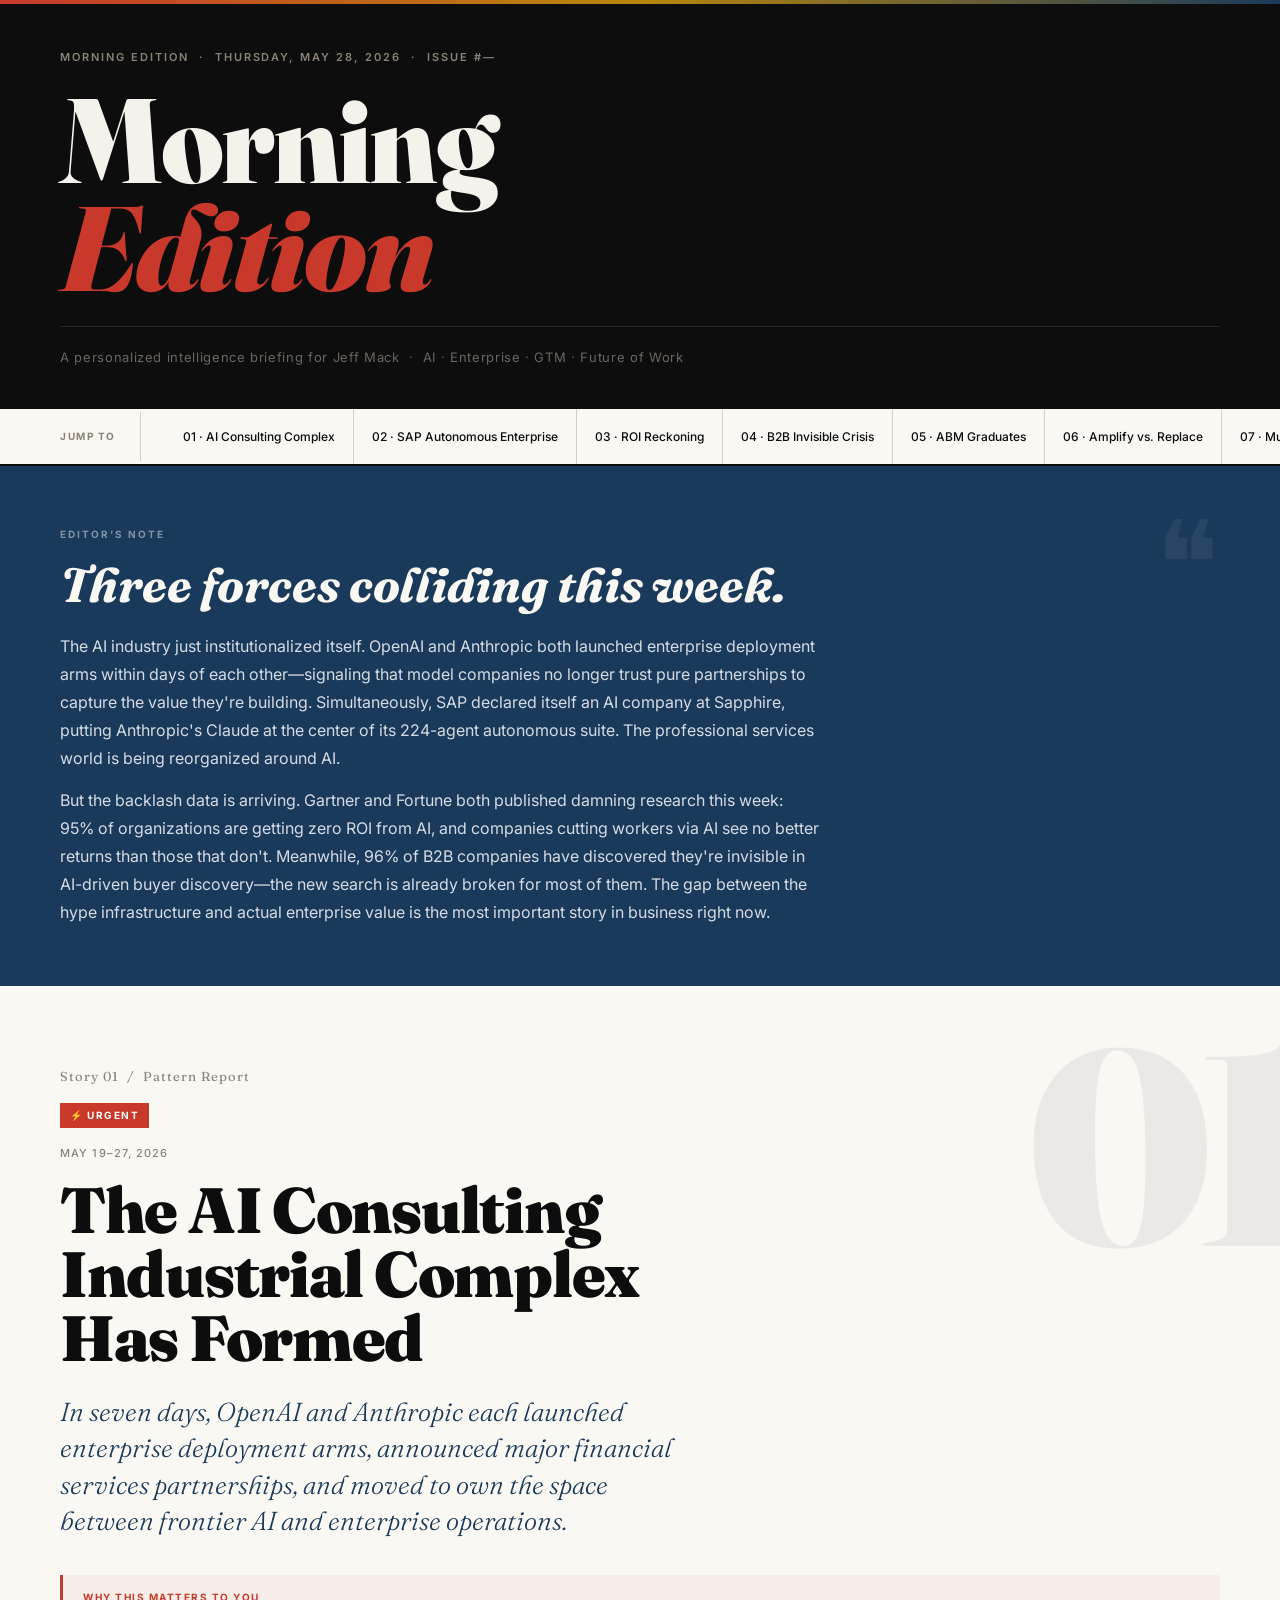
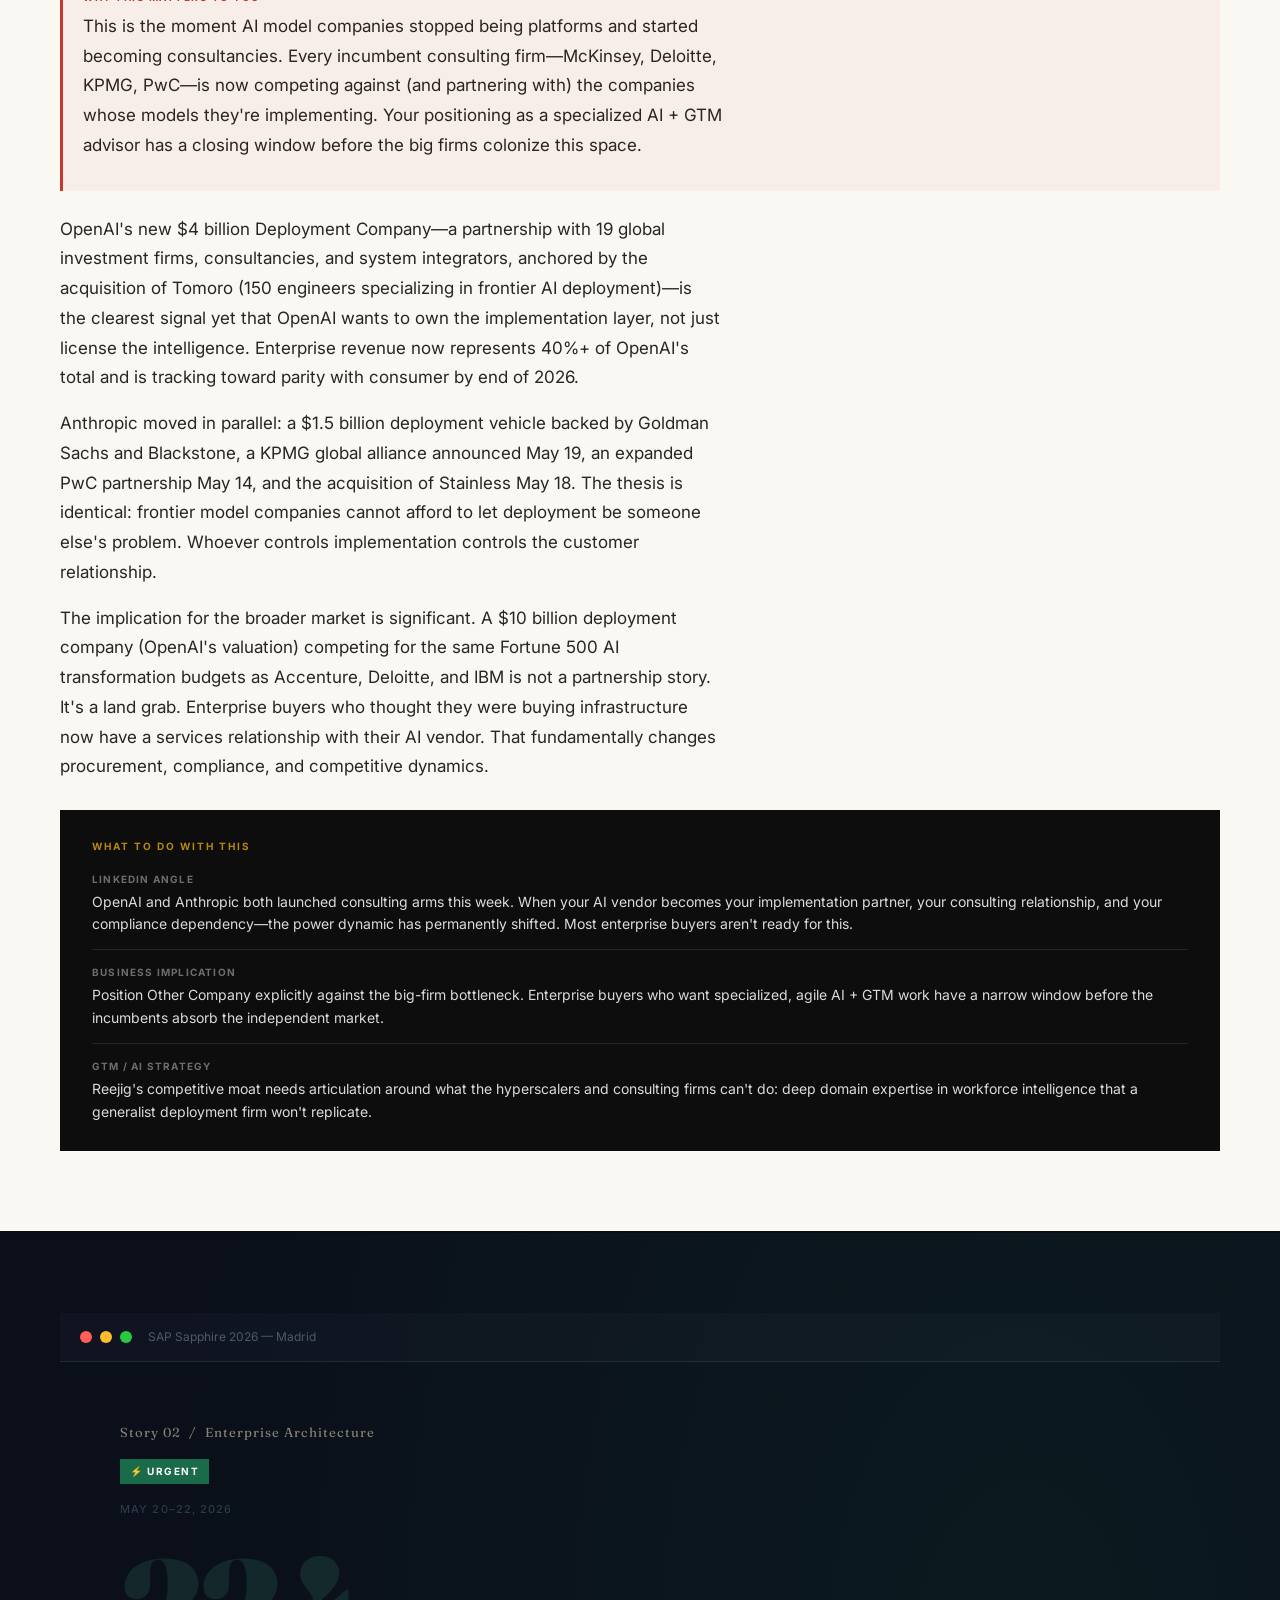
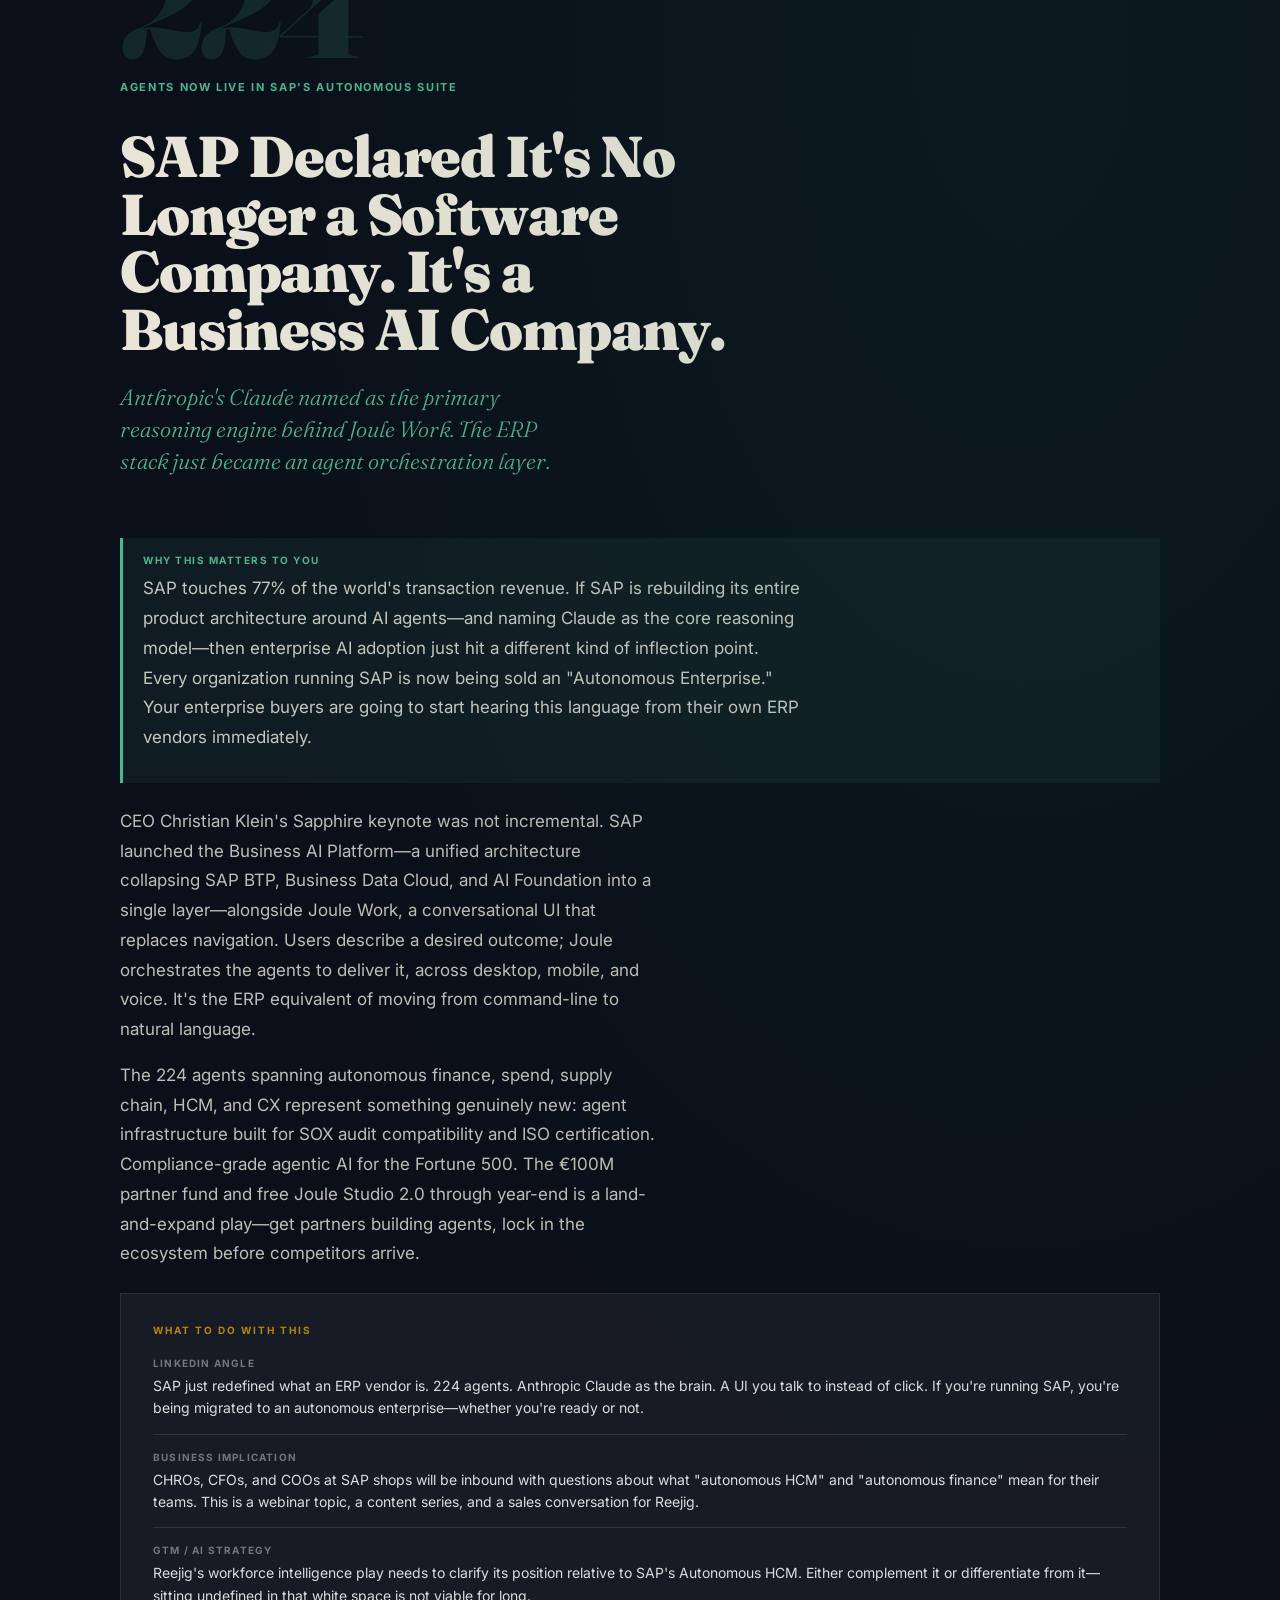
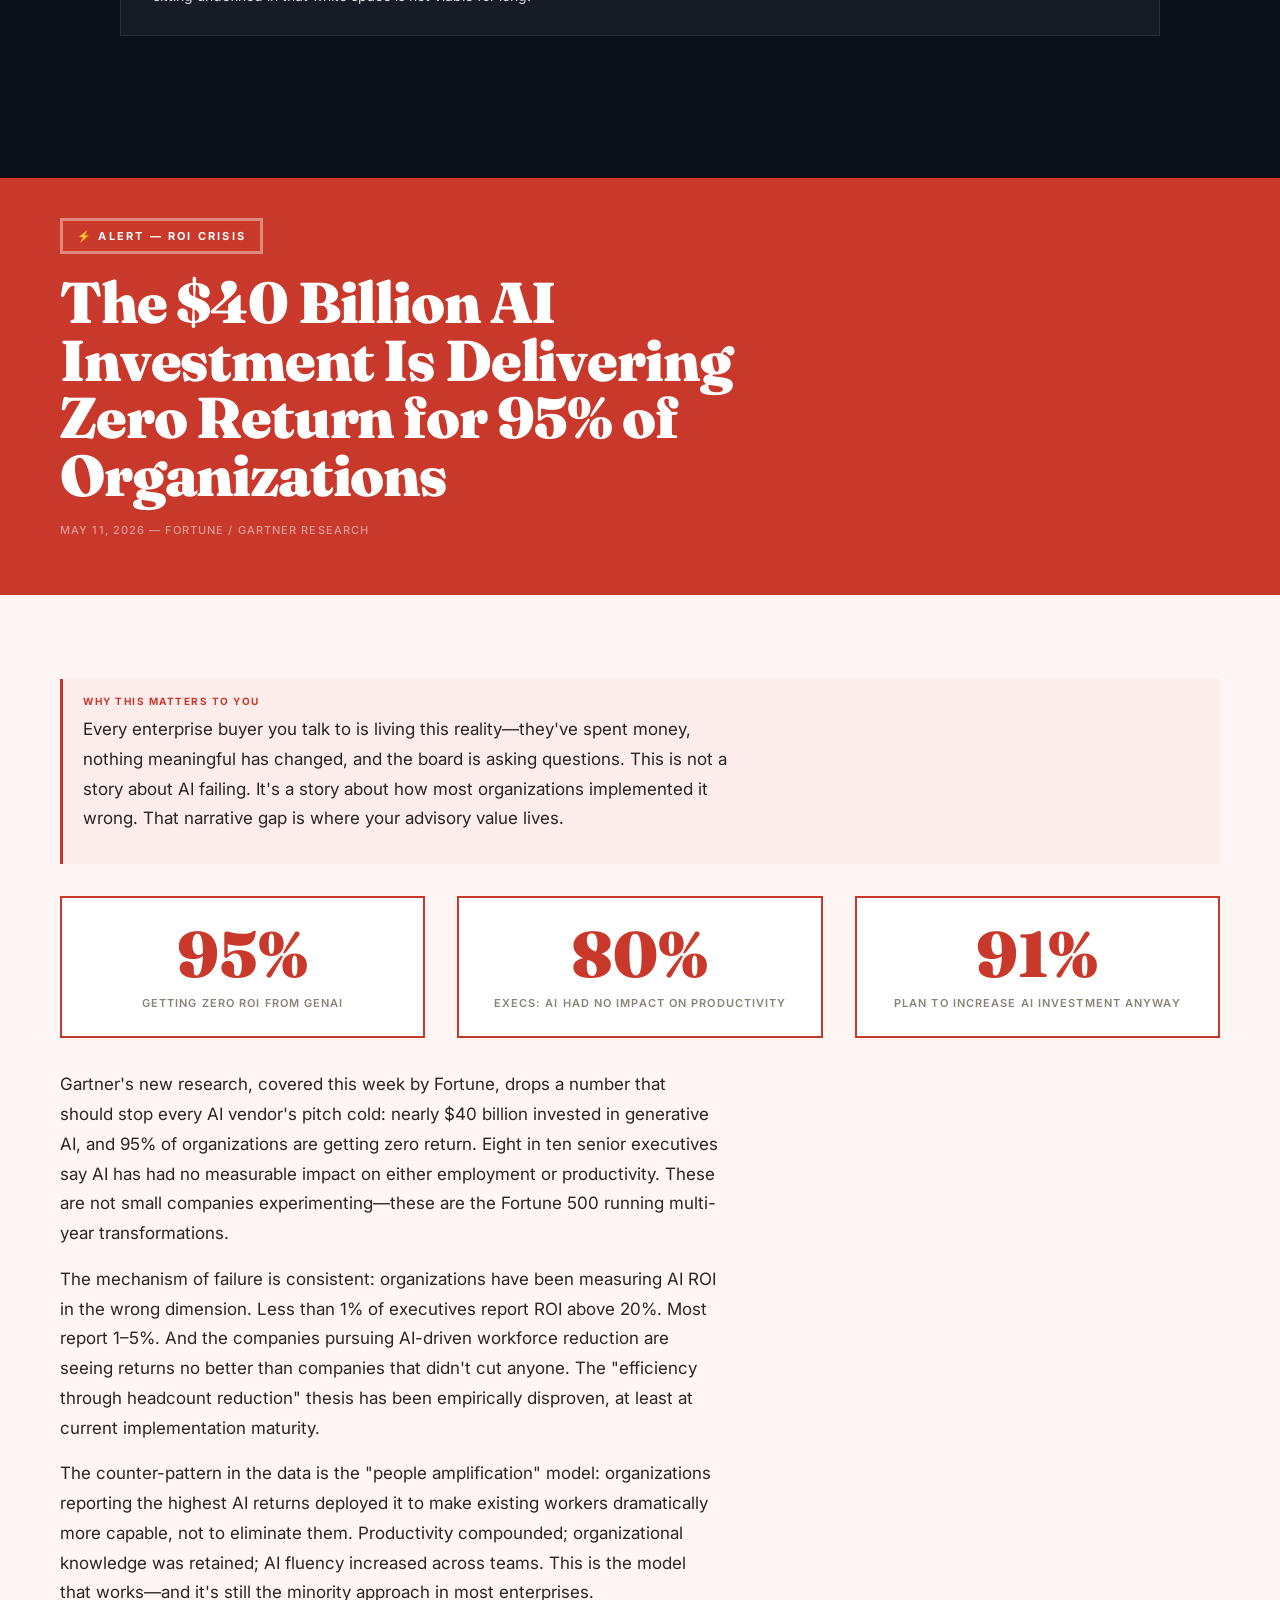
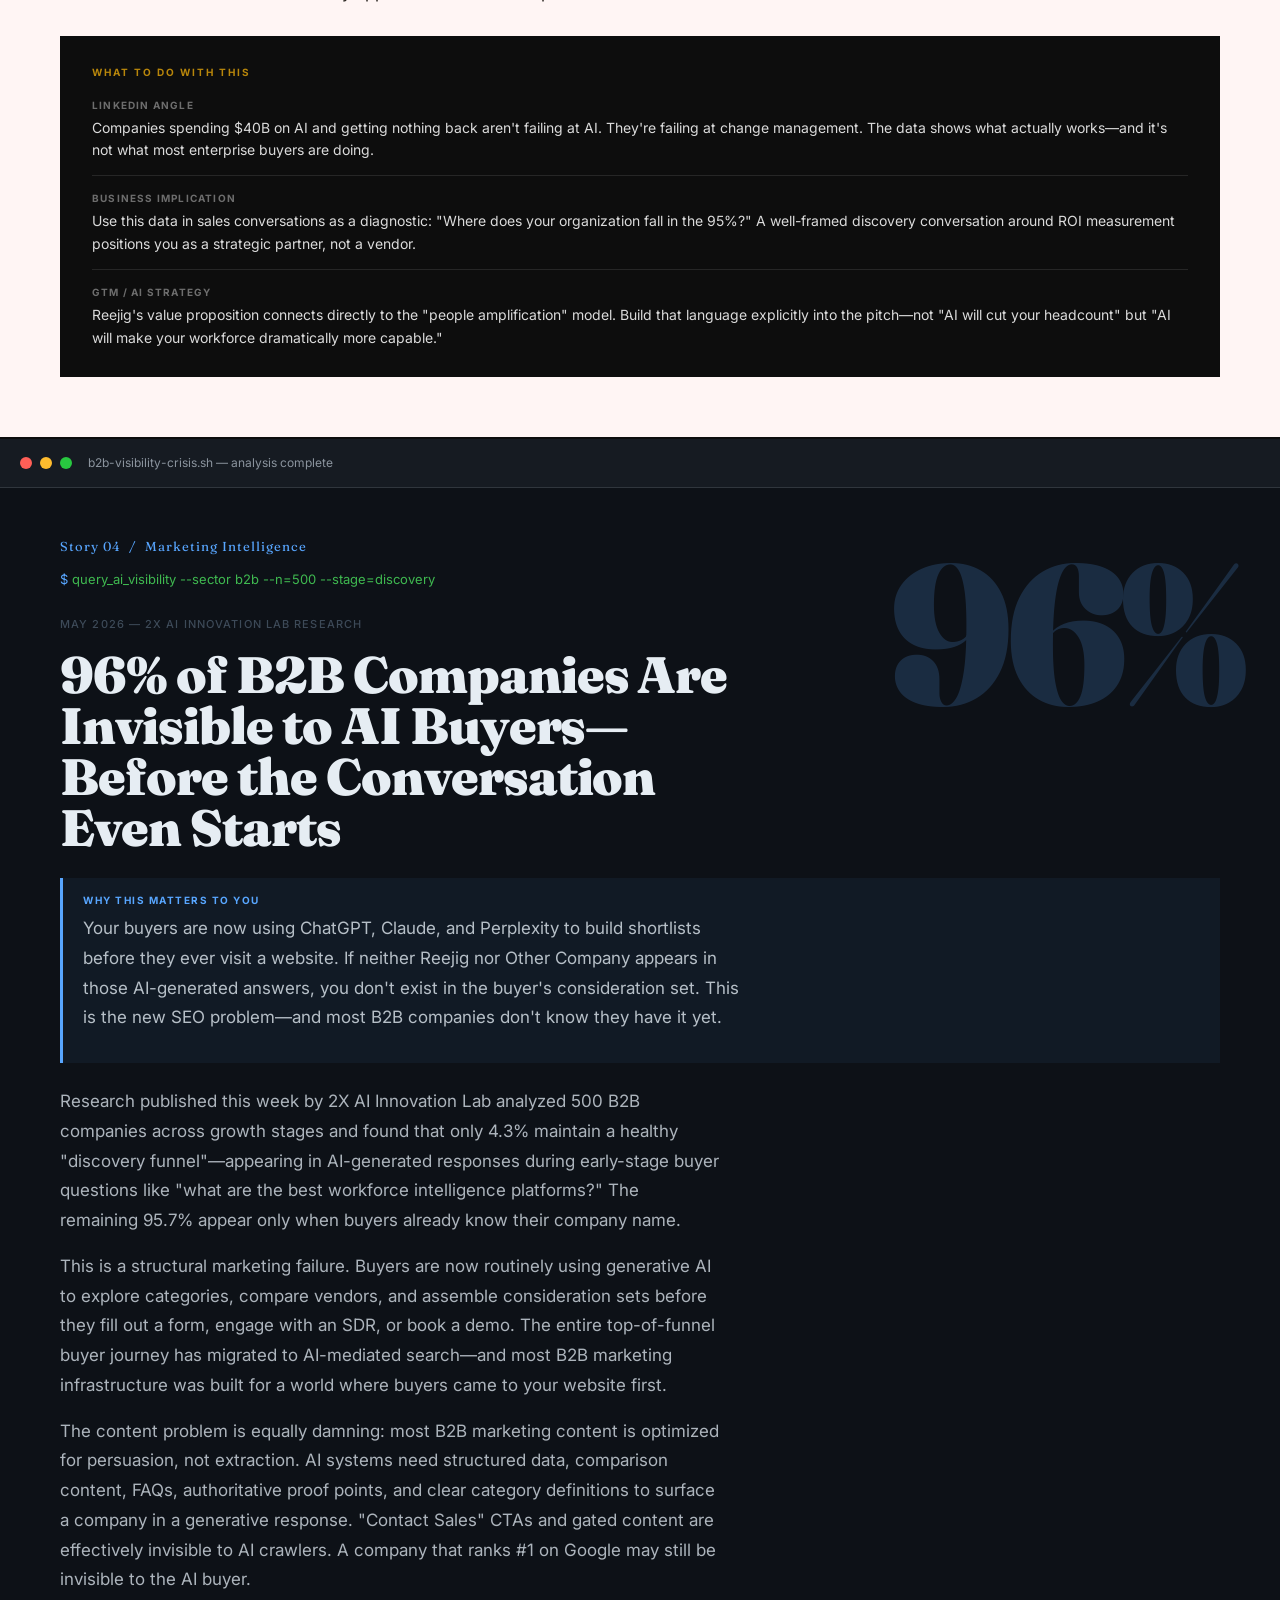
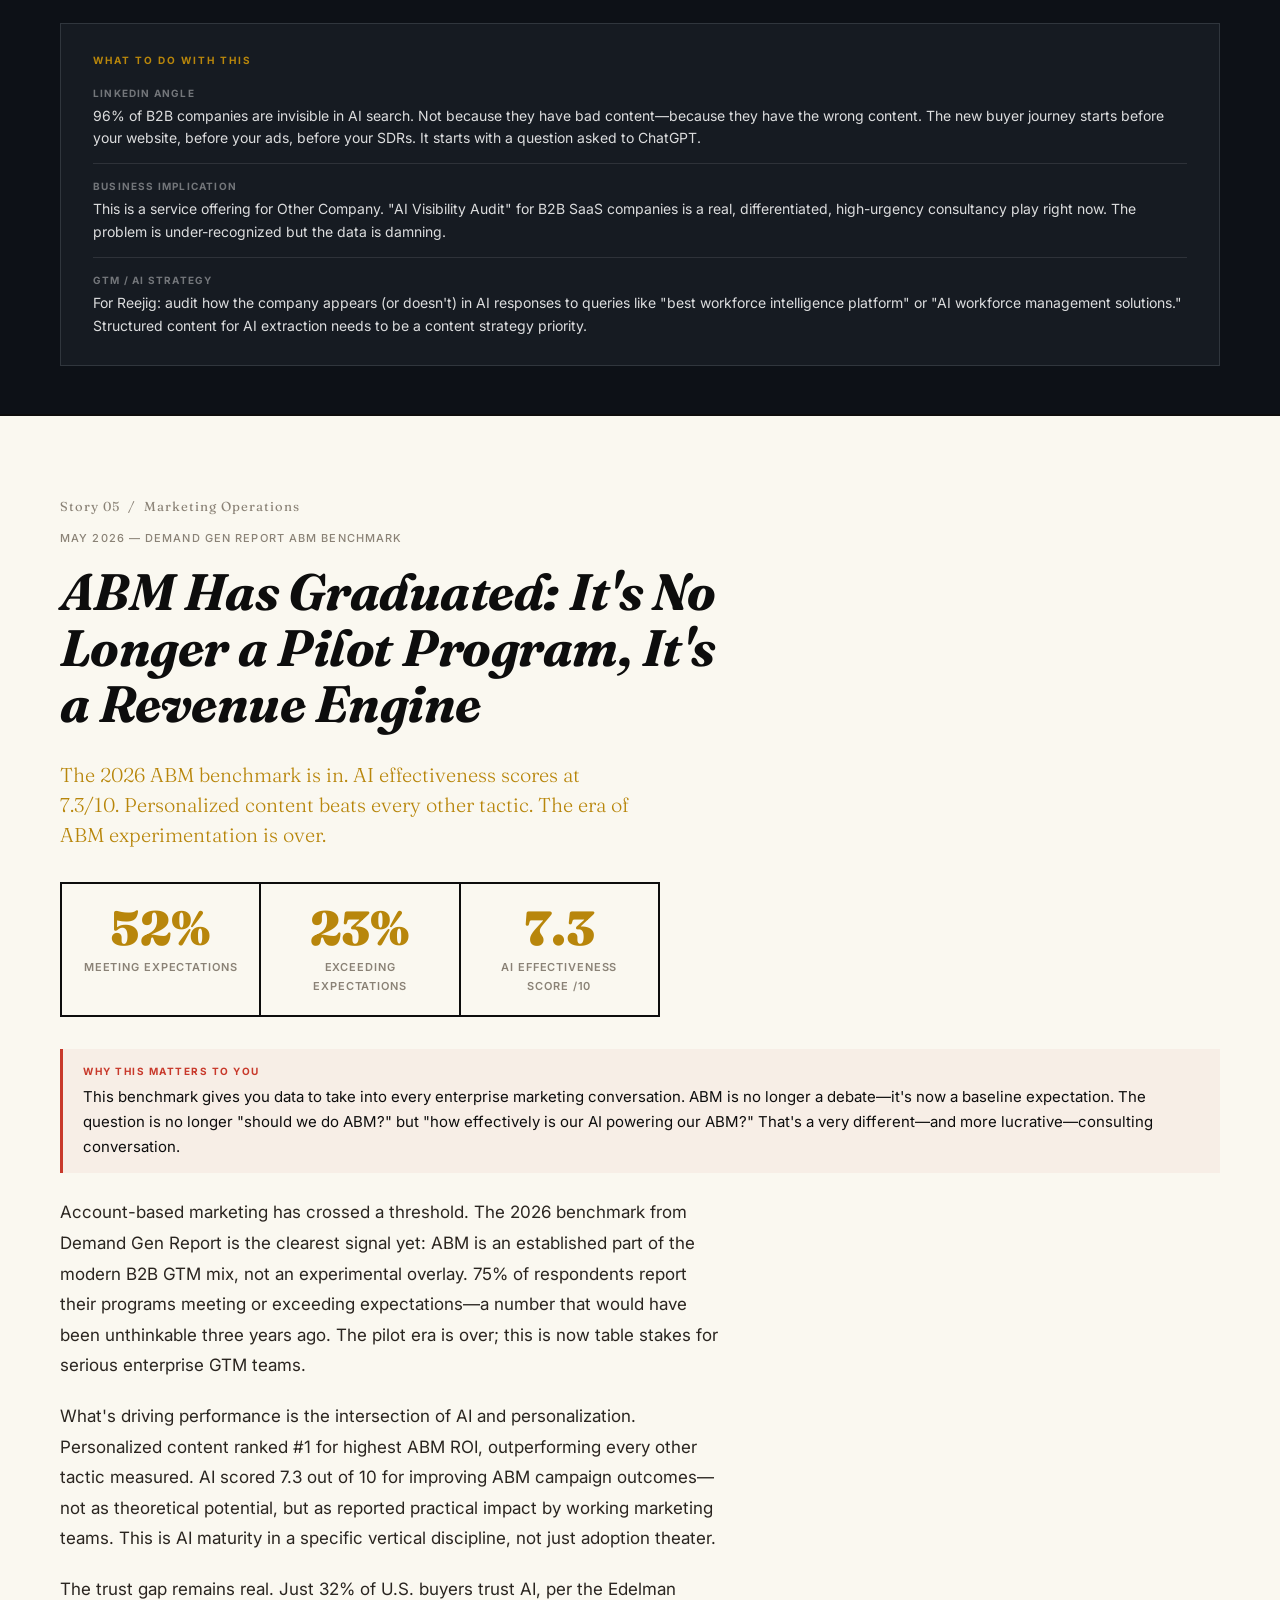
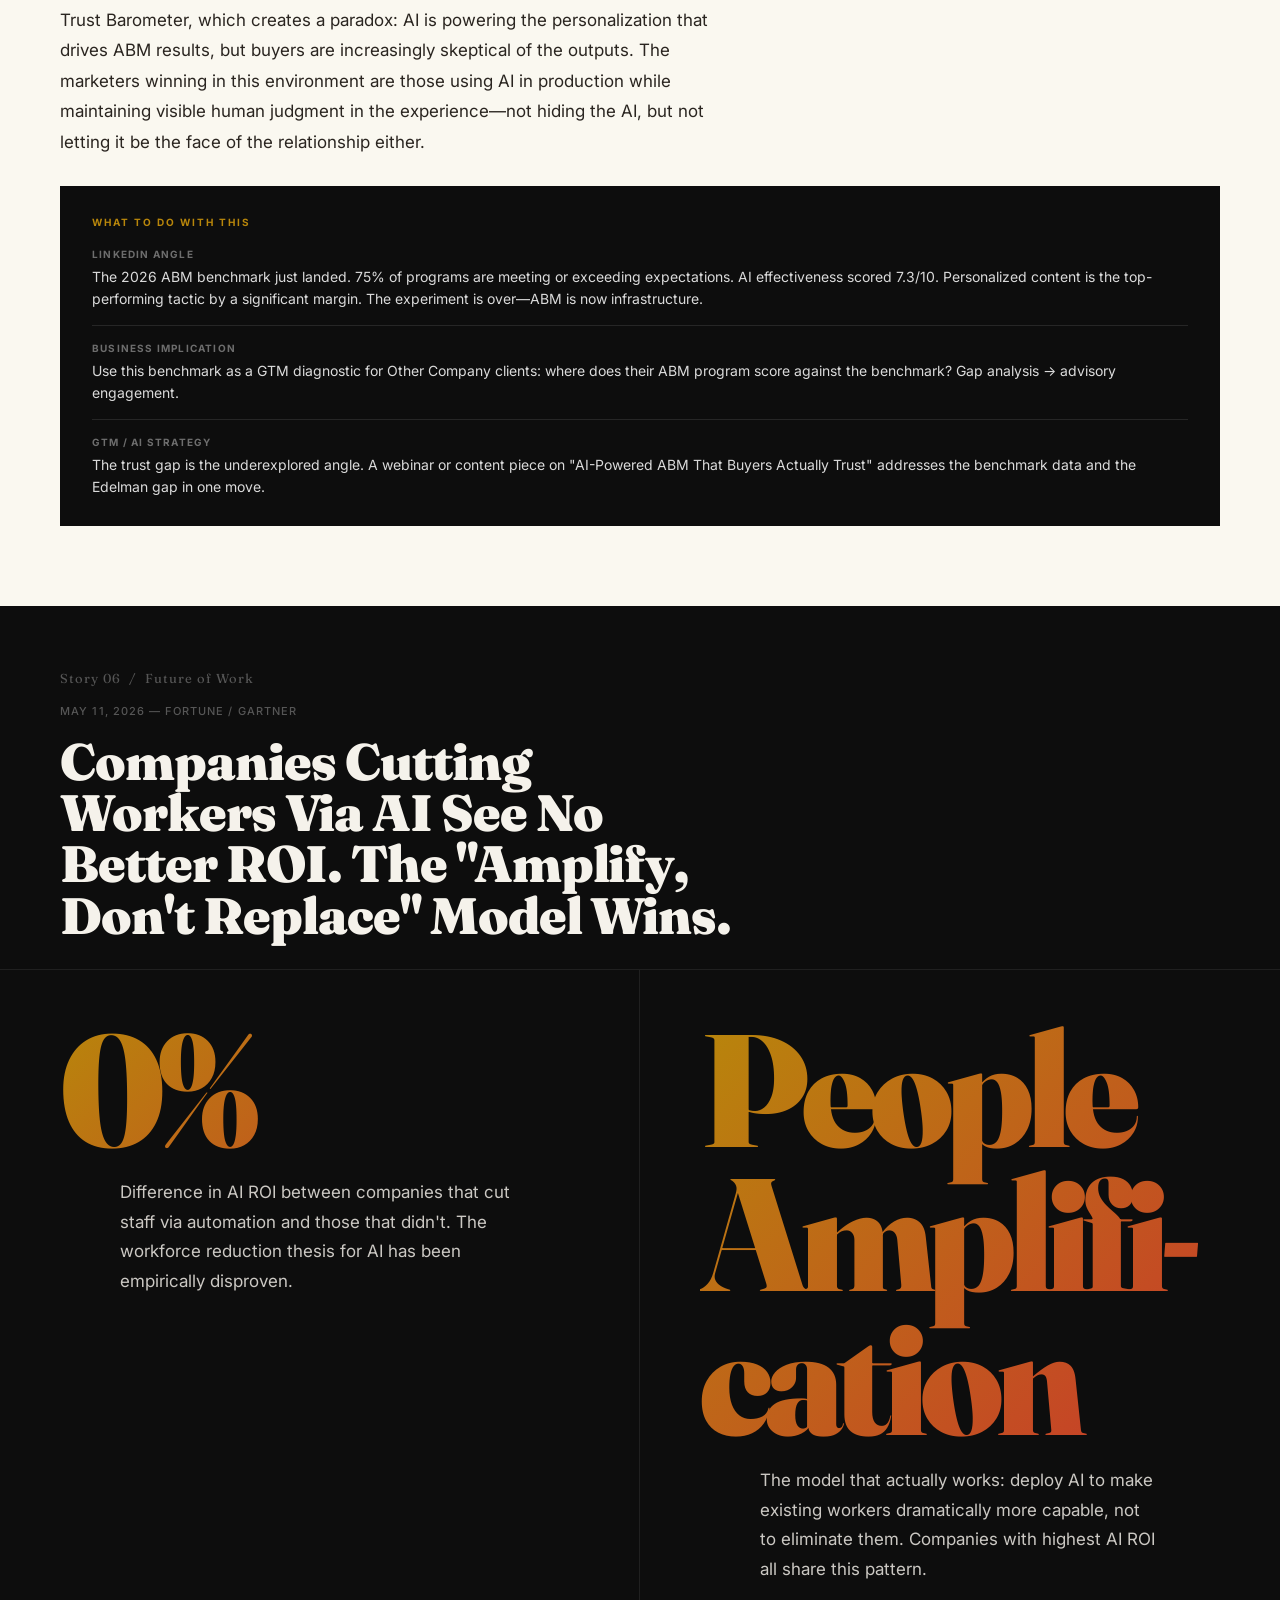
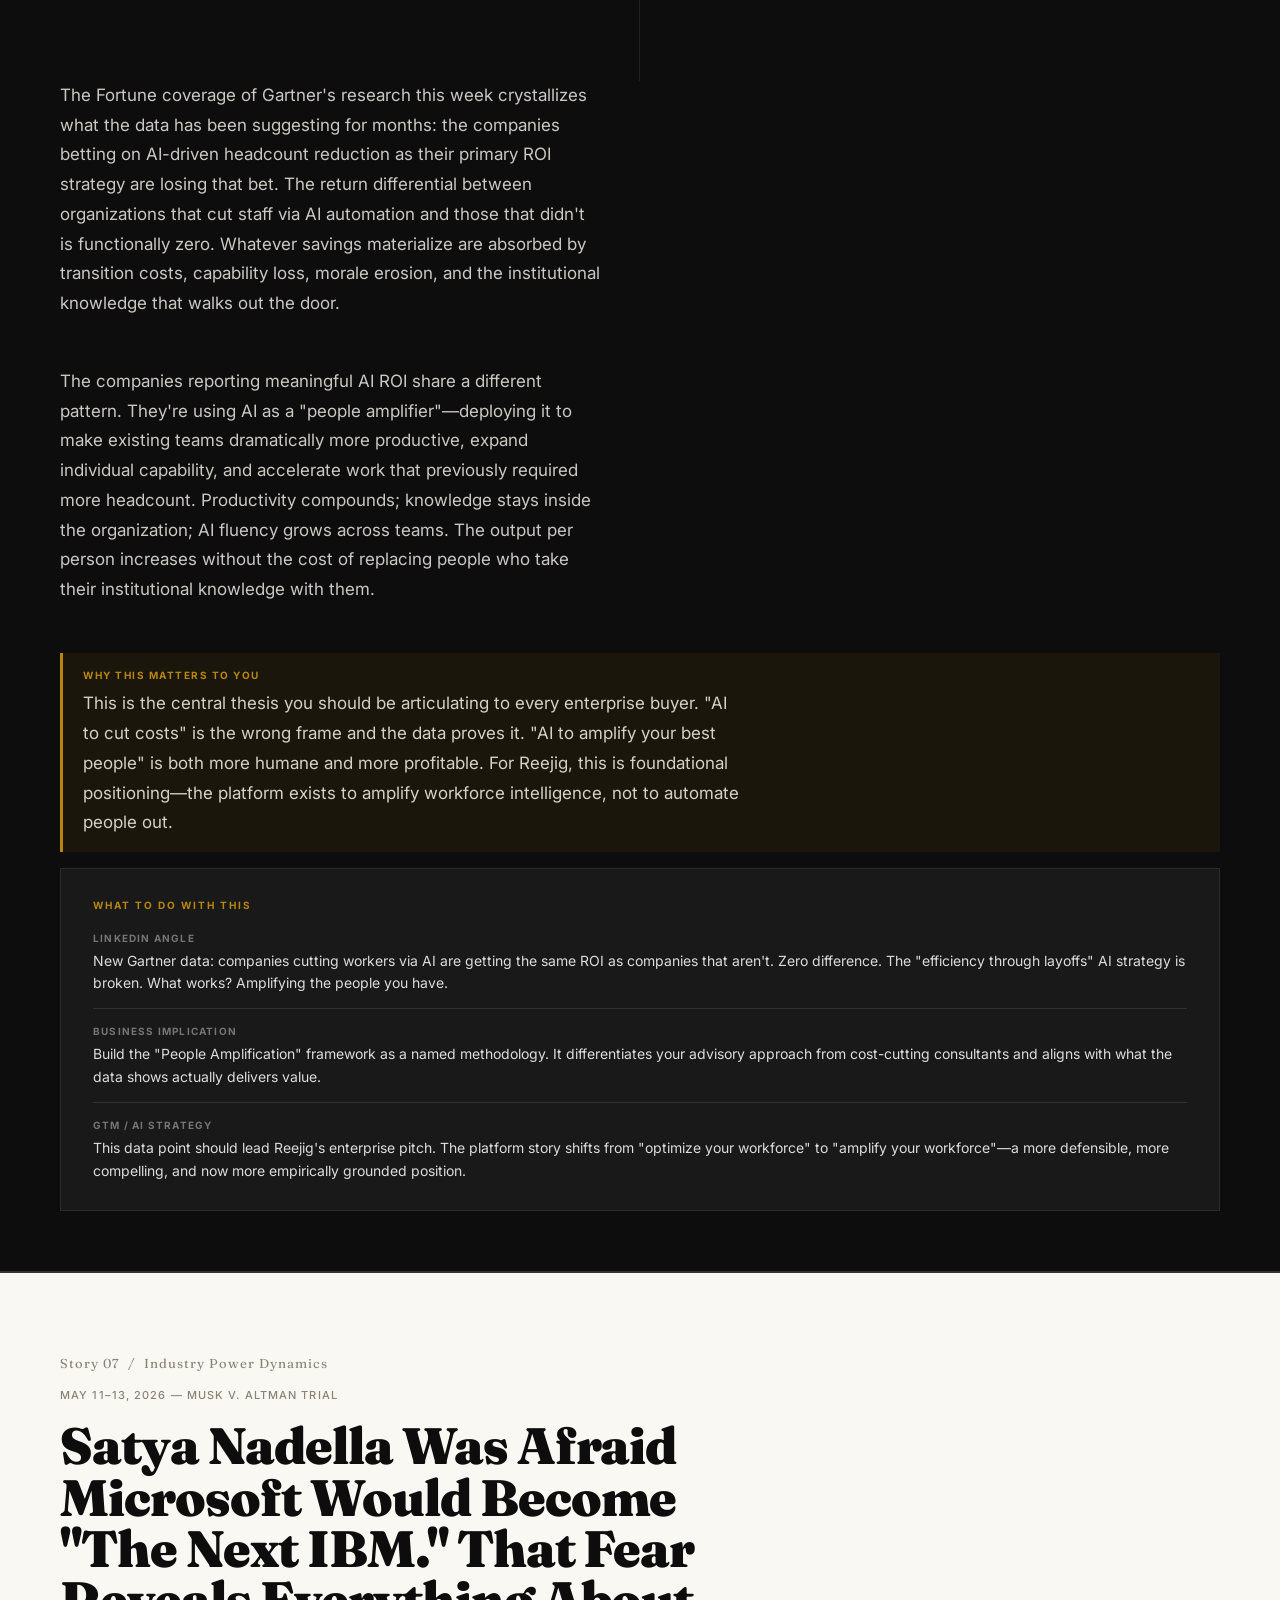
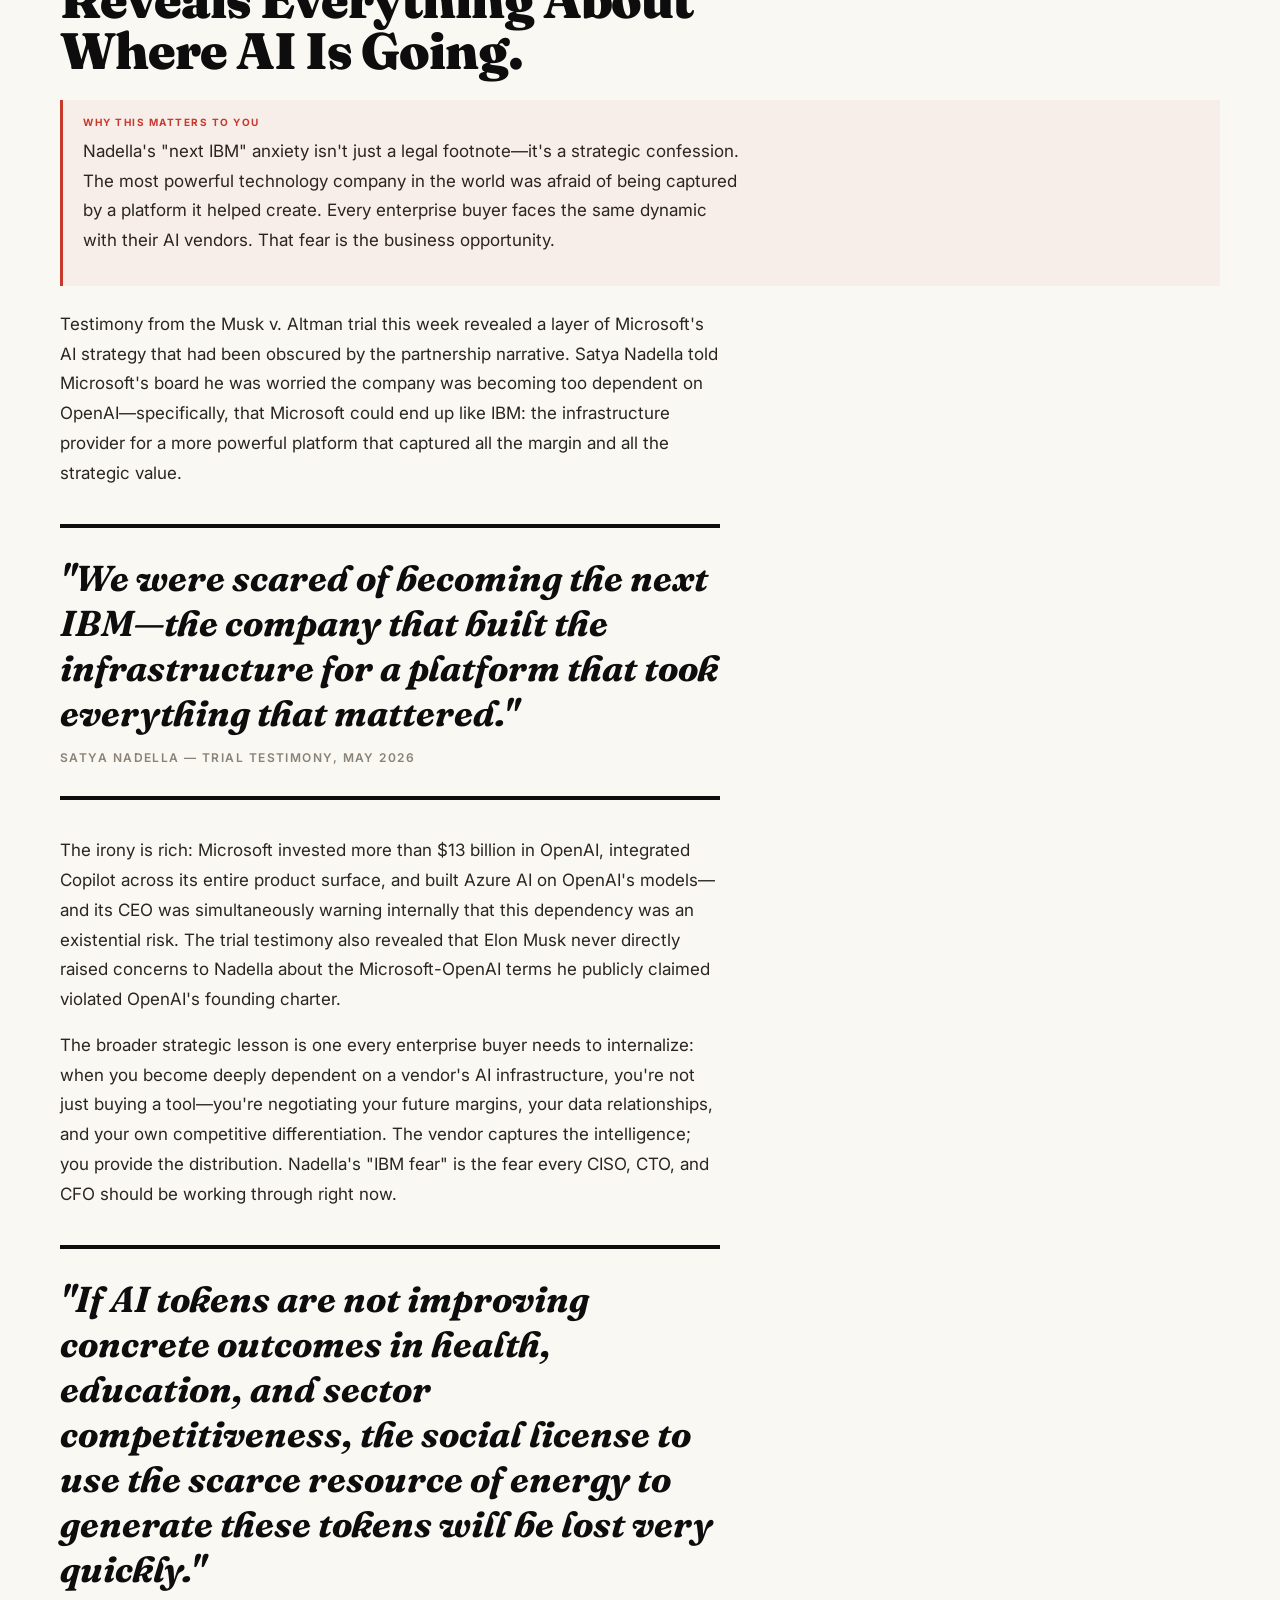
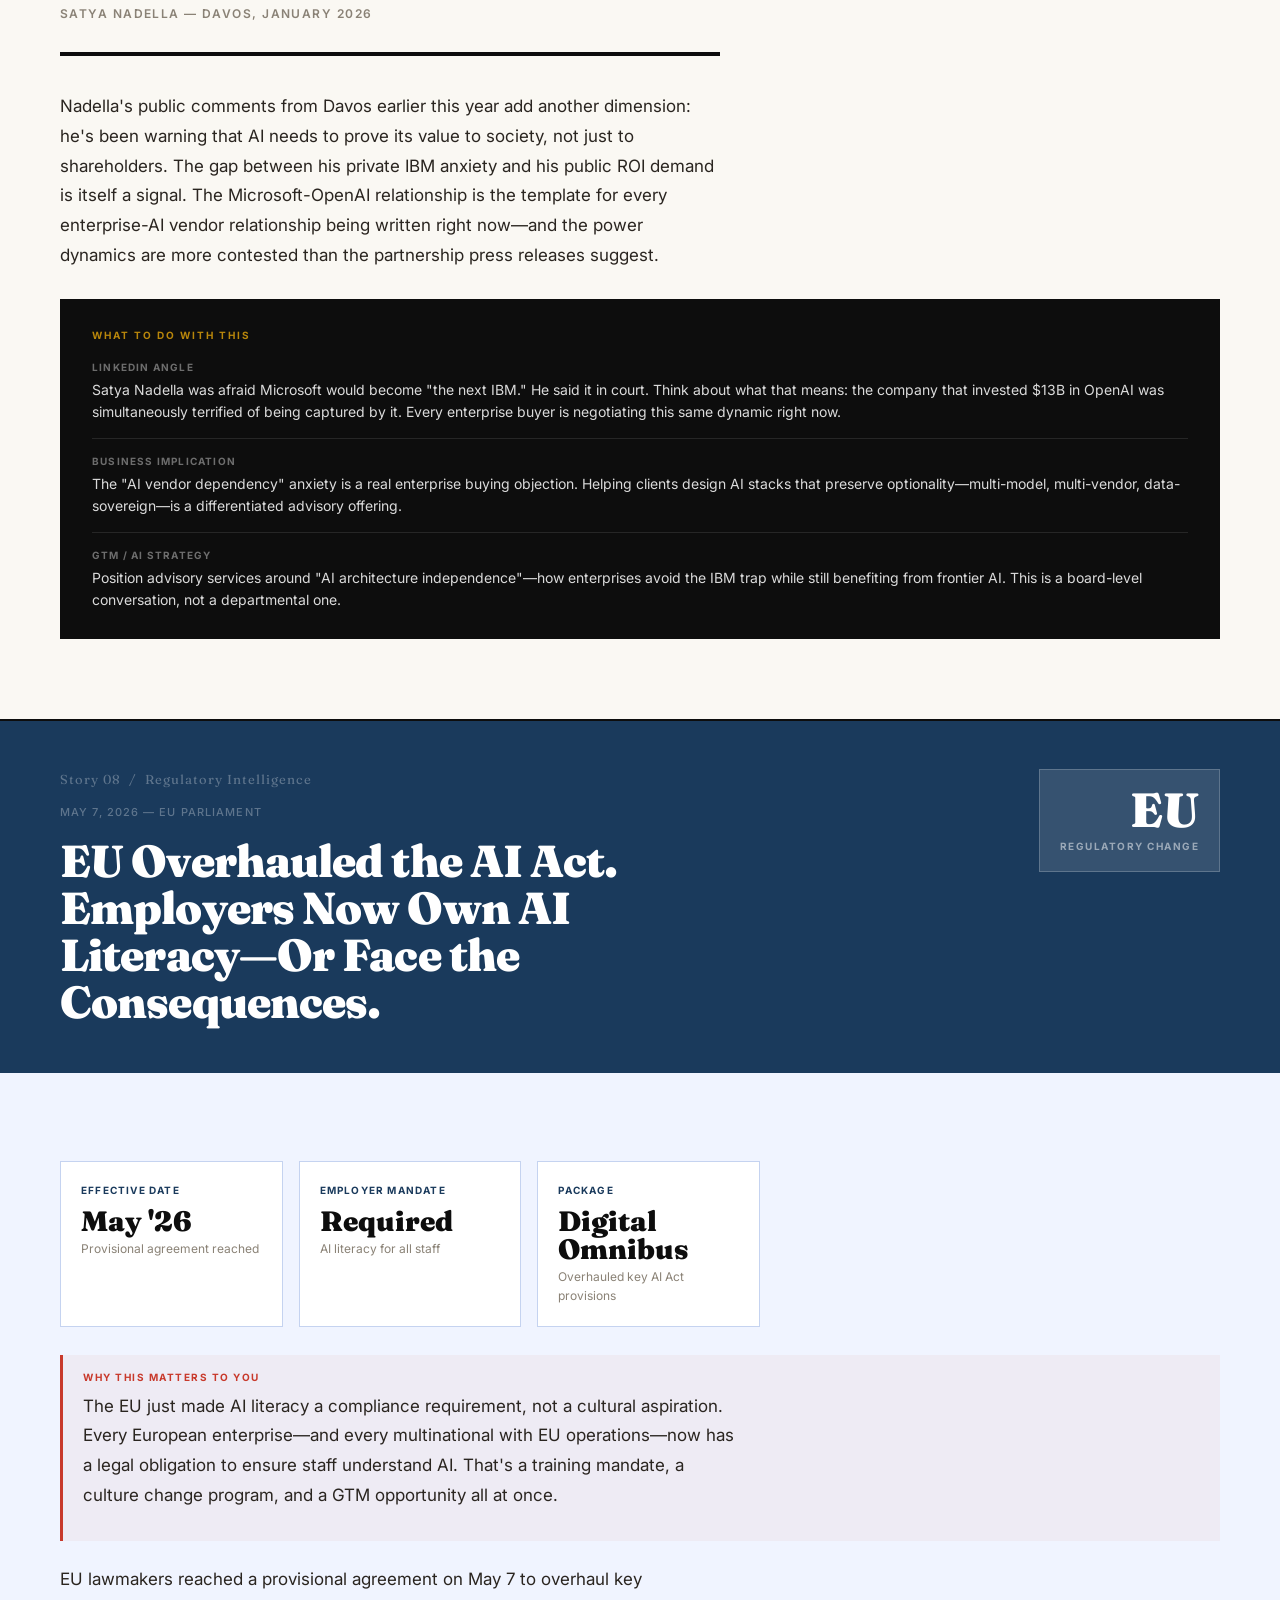
<file: magazines/2026-05-28.html>
<!DOCTYPE html>
<html lang="en">
<head>
<meta charset="UTF-8">
<meta name="viewport" content="width=device-width, initial-scale=1.0">
<title>Morning Edition — May 28, 2026</title>
<link rel="preconnect" href="https://fonts.googleapis.com">
<link rel="preconnect" href="https://fonts.gstatic.com" crossorigin>
<link href="https://fonts.googleapis.com/css2?family=Fraunces:ital,opsz,wght@0,9..144,300;0,9..144,400;0,9..144,600;0,9..144,700;0,9..144,900;1,9..144,300;1,9..144,400;1,9..144,700&family=Inter:wght@300;400;500;600;700&display=swap" rel="stylesheet">
<style>
  :root {
    --ink: #0d0d0d;
    --paper: #f5f2eb;
    --cream: #faf8f3;
    --accent: #c8392b;
    --accent2: #1a3a5c;
    --gold: #b8860b;
    --mint: #1a6b4a;
    --lavender: #4a3a6b;
    --warm-gray: #8a8276;
    --border: #d4cfc4;
  }

  * { margin: 0; padding: 0; box-sizing: border-box; }

  html { scroll-behavior: smooth; }

  body {
    background: var(--paper);
    color: var(--ink);
    font-family: 'Inter', sans-serif;
    font-size: 17px;
    line-height: 1.65;
    -webkit-font-smoothing: antialiased;
  }

  /* MASTHEAD */
  .masthead {
    background: var(--ink);
    color: var(--paper);
    padding: 48px 60px 40px;
    position: relative;
    overflow: hidden;
  }

  .masthead::before {
    content: '';
    position: absolute;
    top: 0; left: 0; right: 0;
    height: 4px;
    background: linear-gradient(90deg, var(--accent) 0%, var(--gold) 50%, var(--accent2) 100%);
  }

  .masthead-meta {
    font-family: 'Inter', sans-serif;
    font-size: 11px;
    font-weight: 600;
    letter-spacing: 0.18em;
    text-transform: uppercase;
    color: var(--warm-gray);
    margin-bottom: 20px;
  }

  .masthead-title {
    font-family: 'Fraunces', serif;
    font-size: clamp(64px, 10vw, 120px);
    font-weight: 900;
    line-height: 0.9;
    letter-spacing: -0.02em;
    margin-bottom: 24px;
  }

  .masthead-title span {
    color: var(--accent);
    font-style: italic;
  }

  .masthead-tagline {
    font-family: 'Inter', sans-serif;
    font-size: 13px;
    color: #6b6560;
    font-weight: 400;
    letter-spacing: 0.05em;
    border-top: 1px solid #2a2520;
    padding-top: 20px;
    margin-top: 20px;
  }

  /* NAVIGATION */
  .nav-bar {
    background: var(--cream);
    border-bottom: 2px solid var(--ink);
    padding: 0 60px;
    position: sticky;
    top: 0;
    z-index: 100;
    display: flex;
    align-items: center;
    gap: 0;
    overflow-x: auto;
    scrollbar-width: none;
  }

  .nav-bar::-webkit-scrollbar { display: none; }

  .nav-label {
    font-family: 'Inter', sans-serif;
    font-size: 10px;
    font-weight: 700;
    letter-spacing: 0.15em;
    text-transform: uppercase;
    color: var(--warm-gray);
    white-space: nowrap;
    padding: 16px 0;
    margin-right: 24px;
    border-right: 1px solid var(--border);
    padding-right: 24px;
  }

  .nav-bar a {
    font-family: 'Inter', sans-serif;
    font-size: 12px;
    font-weight: 500;
    color: var(--ink);
    text-decoration: none;
    white-space: nowrap;
    padding: 18px 18px;
    border-right: 1px solid var(--border);
    transition: background 0.2s, color 0.2s;
    display: block;
  }

  .nav-bar a:hover {
    background: var(--ink);
    color: var(--paper);
  }

  /* EDITOR'S NOTE */
  .editors-note {
    background: var(--accent2);
    color: var(--cream);
    padding: 60px;
    position: relative;
  }

  .editors-note::after {
    content: '❝';
    position: absolute;
    right: 60px;
    top: 40px;
    font-size: 120px;
    color: rgba(255,255,255,0.06);
    font-family: serif;
    line-height: 1;
  }

  .editors-note-label {
    font-family: 'Inter', sans-serif;
    font-size: 10px;
    font-weight: 700;
    letter-spacing: 0.2em;
    text-transform: uppercase;
    color: rgba(255,255,255,0.45);
    margin-bottom: 16px;
  }

  .editors-note h2 {
    font-family: 'Fraunces', serif;
    font-size: clamp(32px, 4vw, 48px);
    font-weight: 700;
    line-height: 1.1;
    margin-bottom: 20px;
    font-style: italic;
  }

  .editors-note p {
    font-size: 16px;
    line-height: 1.75;
    color: rgba(255,255,255,0.82);
    max-width: 760px;
  }

  .editors-note p + p { margin-top: 14px; }

  /* SHARED STORY ELEMENTS */
  .story-number {
    font-family: 'Fraunces', serif;
    font-size: 13px;
    font-weight: 400;
    letter-spacing: 0.08em;
    color: var(--warm-gray);
    margin-bottom: 12px;
    display: block;
  }

  .urgent-flag {
    display: inline-block;
    background: var(--accent);
    color: white;
    font-family: 'Inter', sans-serif;
    font-size: 10px;
    font-weight: 700;
    letter-spacing: 0.15em;
    text-transform: uppercase;
    padding: 4px 10px;
    margin-bottom: 16px;
    margin-right: 8px;
  }

  .datestamp {
    font-family: 'Inter', sans-serif;
    font-size: 11px;
    font-weight: 500;
    letter-spacing: 0.1em;
    color: var(--warm-gray);
    text-transform: uppercase;
    margin-bottom: 16px;
    display: block;
  }

  .why-it-matters {
    border-left: 3px solid var(--accent);
    padding: 14px 20px;
    margin: 24px 0;
    background: rgba(200,57,43,0.05);
  }

  .why-it-matters strong {
    font-family: 'Inter', sans-serif;
    font-size: 10px;
    font-weight: 700;
    letter-spacing: 0.15em;
    text-transform: uppercase;
    color: var(--accent);
    display: block;
    margin-bottom: 6px;
  }

  .why-it-matters p {
    font-size: 15px;
    color: var(--ink);
  }

  .what-to-do {
    background: var(--ink);
    color: var(--paper);
    padding: 28px 32px;
    margin-top: 28px;
  }

  .what-to-do h4 {
    font-family: 'Inter', sans-serif;
    font-size: 10px;
    font-weight: 700;
    letter-spacing: 0.2em;
    text-transform: uppercase;
    color: var(--gold);
    margin-bottom: 16px;
  }

  .what-to-do-item {
    margin-bottom: 14px;
    padding-bottom: 14px;
    border-bottom: 1px solid rgba(255,255,255,0.1);
    font-size: 14px;
    line-height: 1.6;
    color: rgba(255,255,255,0.85);
  }

  .what-to-do-item:last-child {
    border-bottom: none;
    margin-bottom: 0;
    padding-bottom: 0;
  }

  .what-to-do-item strong {
    display: block;
    font-size: 10px;
    font-weight: 700;
    letter-spacing: 0.12em;
    text-transform: uppercase;
    color: rgba(255,255,255,0.4);
    margin-bottom: 4px;
  }

  /* ===== STORY 1: HERO LAYOUT ===== */
  #story-1 {
    background: var(--cream);
    padding: 80px 60px;
    border-bottom: 2px solid var(--ink);
    position: relative;
  }

  #story-1 .hero-number {
    font-family: 'Fraunces', serif;
    font-size: clamp(160px, 22vw, 280px);
    font-weight: 900;
    line-height: 0.85;
    color: rgba(13,13,13,0.06);
    position: absolute;
    right: -20px;
    top: 40px;
    letter-spacing: -0.05em;
    user-select: none;
  }

  #story-1 h2 {
    font-family: 'Fraunces', serif;
    font-size: clamp(36px, 5vw, 72px);
    font-weight: 900;
    line-height: 1.0;
    letter-spacing: -0.02em;
    max-width: 700px;
    margin-bottom: 24px;
  }

  #story-1 .hero-deck {
    font-family: 'Fraunces', serif;
    font-size: clamp(18px, 2.2vw, 26px);
    font-weight: 300;
    font-style: italic;
    color: var(--accent2);
    max-width: 620px;
    margin-bottom: 36px;
    line-height: 1.4;
  }

  #story-1 p {
    max-width: 660px;
    font-size: 17px;
    line-height: 1.75;
    color: #2a2520;
    margin-bottom: 16px;
  }

  /* ===== STORY 2: MIDNIGHT DARK ===== */
  #story-2 {
    background: #0a0f1a;
    color: #e8e4d8;
    padding: 80px 60px;
    border-bottom: 2px solid var(--ink);
    position: relative;
    overflow: hidden;
  }

  #story-2::before {
    content: '';
    position: absolute;
    top: 0; left: 0; right: 0; bottom: 0;
    background: radial-gradient(ellipse at 80% 20%, rgba(26,106,74,0.12) 0%, transparent 60%);
    pointer-events: none;
  }

  #story-2 h2 {
    font-family: 'Fraunces', serif;
    font-size: clamp(34px, 4.5vw, 64px);
    font-weight: 900;
    line-height: 1.0;
    letter-spacing: -0.02em;
    max-width: 720px;
    margin-bottom: 24px;
    color: #e8e4d8;
  }

  #story-2 .deck {
    font-family: 'Fraunces', serif;
    font-style: italic;
    font-size: clamp(17px, 2vw, 22px);
    font-weight: 300;
    color: #4db68c;
    max-width: 580px;
    margin-bottom: 36px;
    line-height: 1.45;
  }

  #story-2 p {
    max-width: 660px;
    font-size: 17px;
    line-height: 1.75;
    color: rgba(232,228,216,0.82);
    margin-bottom: 16px;
  }

  #story-2 .datestamp { color: #4a5a6a; }

  #story-2 .why-it-matters {
    border-left-color: #4db68c;
    background: rgba(77,182,140,0.08);
  }

  #story-2 .why-it-matters strong { color: #4db68c; }
  #story-2 .why-it-matters p { color: rgba(232,228,216,0.85); }

  #story-2 .what-to-do {
    background: rgba(255,255,255,0.05);
    border: 1px solid rgba(255,255,255,0.08);
  }

  #story-2 .sap-stat {
    font-family: 'Fraunces', serif;
    font-size: clamp(72px, 12vw, 140px);
    font-weight: 900;
    color: rgba(77,182,140,0.15);
    line-height: 1;
    margin: 20px 0;
    letter-spacing: -0.04em;
  }

  /* ===== STORY 3: ROSE ALERT ===== */
  #story-3 {
    background: #fff5f4;
    border-bottom: 2px solid var(--ink);
    padding: 0;
    overflow: hidden;
  }

  .rose-header {
    background: var(--accent);
    padding: 40px 60px;
    position: relative;
  }

  .rose-stamp {
    display: inline-block;
    border: 3px solid rgba(255,255,255,0.4);
    color: white;
    font-family: 'Inter', sans-serif;
    font-size: 11px;
    font-weight: 700;
    letter-spacing: 0.2em;
    text-transform: uppercase;
    padding: 6px 14px;
    margin-bottom: 20px;
  }

  .rose-header h2 {
    font-family: 'Fraunces', serif;
    font-size: clamp(32px, 4.5vw, 60px);
    font-weight: 900;
    line-height: 1.0;
    color: white;
    letter-spacing: -0.02em;
    max-width: 680px;
  }

  .rose-body {
    padding: 60px;
  }

  .rose-body p {
    max-width: 660px;
    font-size: 17px;
    line-height: 1.75;
    color: #2a2520;
    margin-bottom: 16px;
  }

  .rose-stat-row {
    display: flex;
    gap: 32px;
    margin: 32px 0;
    flex-wrap: wrap;
  }

  .rose-stat {
    flex: 1;
    min-width: 160px;
    background: white;
    border: 2px solid var(--accent);
    padding: 24px;
    text-align: center;
  }

  .rose-stat-num {
    font-family: 'Fraunces', serif;
    font-size: clamp(40px, 6vw, 64px);
    font-weight: 900;
    color: var(--accent);
    line-height: 1;
    display: block;
  }

  .rose-stat-label {
    font-family: 'Inter', sans-serif;
    font-size: 11px;
    font-weight: 600;
    letter-spacing: 0.1em;
    text-transform: uppercase;
    color: var(--warm-gray);
    margin-top: 8px;
    display: block;
  }

  /* ===== STORY 4: TERMINAL ===== */
  #story-4 {
    background: #0d1117;
    color: #c9d1d9;
    padding: 0;
    border-bottom: 2px solid var(--ink);
    overflow: hidden;
  }

  .terminal-header {
    background: #161b22;
    padding: 14px 20px;
    display: flex;
    align-items: center;
    gap: 8px;
    border-bottom: 1px solid #30363d;
  }

  .terminal-dot {
    width: 12px;
    height: 12px;
    border-radius: 50%;
  }

  .terminal-dot.red { background: #ff5f57; }
  .terminal-dot.yellow { background: #febc2e; }
  .terminal-dot.green { background: #28c840; }

  .terminal-title-bar {
    font-family: 'Inter', monospace;
    font-size: 12px;
    color: #8b949e;
    margin-left: 8px;
  }

  .terminal-body {
    padding: 48px 60px;
  }

  .terminal-body .story-number { color: #58a6ff; }
  .terminal-body .datestamp { color: #3d4a58; }

  .terminal-cmd {
    font-family: 'Inter', monospace;
    font-size: 13px;
    color: #3fb950;
    margin-bottom: 24px;
    display: block;
  }

  .terminal-cmd::before { content: '$ '; color: #58a6ff; }

  #story-4 h2 {
    font-family: 'Fraunces', serif;
    font-size: clamp(30px, 4vw, 58px);
    font-weight: 900;
    line-height: 1.0;
    color: #e6edf3;
    letter-spacing: -0.02em;
    max-width: 700px;
    margin-bottom: 24px;
  }

  #story-4 p {
    max-width: 660px;
    font-size: 17px;
    line-height: 1.75;
    color: rgba(201,209,217,0.85);
    margin-bottom: 16px;
  }

  #story-4 .why-it-matters {
    border-left-color: #58a6ff;
    background: rgba(88,166,255,0.06);
  }

  #story-4 .why-it-matters strong { color: #58a6ff; }
  #story-4 .why-it-matters p { color: rgba(201,209,217,0.9); }

  #story-4 .what-to-do {
    background: #161b22;
    border: 1px solid #30363d;
  }

  .big-pct {
    font-family: 'Fraunces', serif;
    font-size: clamp(100px, 18vw, 200px);
    font-weight: 900;
    color: #58a6ff;
    line-height: 0.9;
    letter-spacing: -0.04em;
    margin: 24px 0 8px;
    display: block;
    opacity: 0.18;
    position: absolute;
    right: 40px;
    top: 80px;
    user-select: none;
  }

  #story-4 { position: relative; }

  /* ===== STORY 5: DROP CAP ACADEMIC ===== */
  #story-5 {
    background: #faf8f0;
    border-bottom: 2px solid var(--ink);
    padding: 80px 60px;
  }

  #story-5 h2 {
    font-family: 'Fraunces', serif;
    font-size: clamp(30px, 4vw, 54px);
    font-weight: 700;
    font-style: italic;
    line-height: 1.1;
    letter-spacing: -0.01em;
    max-width: 680px;
    margin-bottom: 28px;
    color: var(--ink);
  }

  #story-5 .deck {
    font-family: 'Fraunces', serif;
    font-size: clamp(16px, 1.8vw, 20px);
    font-weight: 300;
    color: var(--gold);
    max-width: 580px;
    margin-bottom: 32px;
    line-height: 1.5;
  }

  .drop-cap-p {
    max-width: 660px;
    font-size: 17px;
    line-height: 1.8;
    color: #2a2520;
    margin-bottom: 20px;
  }

  .drop-cap-p:first-of-type::first-letter {
    font-family: 'Fraunces', serif;
    font-size: 88px;
    font-weight: 900;
    line-height: 0.8;
    float: left;
    margin-right: 10px;
    margin-top: 8px;
    color: var(--gold);
  }

  .abm-scores {
    display: flex;
    gap: 0;
    margin: 32px 0;
    max-width: 600px;
    border: 2px solid var(--ink);
  }

  .abm-score {
    flex: 1;
    padding: 20px;
    text-align: center;
    border-right: 2px solid var(--ink);
  }

  .abm-score:last-child { border-right: none; }

  .abm-score-num {
    font-family: 'Fraunces', serif;
    font-size: clamp(32px, 4vw, 48px);
    font-weight: 900;
    color: var(--gold);
    display: block;
    line-height: 1;
  }

  .abm-score-label {
    font-size: 11px;
    font-weight: 600;
    letter-spacing: 0.08em;
    text-transform: uppercase;
    color: var(--warm-gray);
    display: block;
    margin-top: 6px;
  }

  /* ===== STORY 6: BIG STAT ===== */
  #story-6 {
    background: var(--ink);
    color: var(--paper);
    padding: 0;
    border-bottom: 2px solid #333;
    overflow: hidden;
  }

  .big-stat-header {
    padding: 60px 60px 0;
  }

  .big-stat-header .story-number { color: rgba(255,255,255,0.3); }
  .big-stat-header .datestamp { color: rgba(255,255,255,0.3); }

  #story-6 h2 {
    font-family: 'Fraunces', serif;
    font-size: clamp(30px, 4vw, 54px);
    font-weight: 900;
    line-height: 1.0;
    color: var(--paper);
    letter-spacing: -0.02em;
    max-width: 680px;
    margin-bottom: 28px;
  }

  .stat-divider {
    border: none;
    border-top: 1px solid rgba(255,255,255,0.1);
    margin: 0;
  }

  .mega-stat-section {
    display: grid;
    grid-template-columns: 1fr 1fr;
    gap: 0;
    border-top: 1px solid rgba(255,255,255,0.08);
  }

  .mega-stat-left {
    padding: 48px 60px;
    border-right: 1px solid rgba(255,255,255,0.08);
  }

  .mega-stat-right {
    padding: 48px 60px;
  }

  .mega-stat-num {
    font-family: 'Fraunces', serif;
    font-size: clamp(80px, 13vw, 160px);
    font-weight: 900;
    line-height: 0.9;
    letter-spacing: -0.05em;
    display: block;
    background: linear-gradient(135deg, var(--gold), var(--accent));
    -webkit-background-clip: text;
    -webkit-text-fill-color: transparent;
    background-clip: text;
    margin-bottom: 16px;
  }

  .mega-stat-explain {
    font-size: 15px;
    line-height: 1.7;
    color: rgba(245,242,235,0.72);
  }

  #story-6 p {
    max-width: 660px;
    font-size: 17px;
    line-height: 1.75;
    color: rgba(245,242,235,0.82);
    margin-bottom: 16px;
    padding: 0 60px 32px;
  }

  #story-6 .why-it-matters {
    margin: 0 60px 32px;
    border-left-color: var(--gold);
    background: rgba(184,134,11,0.08);
  }

  #story-6 .why-it-matters strong { color: var(--gold); }
  #story-6 .why-it-matters p {
    color: rgba(245,242,235,0.85);
    padding: 0;
    margin-bottom: 0;
  }

  #story-6 .what-to-do {
    margin: 0 60px 60px;
    background: rgba(255,255,255,0.05);
    border: 1px solid rgba(255,255,255,0.08);
  }

  /* ===== STORY 7: PULL QUOTE EDITORIAL ===== */
  #story-7 {
    background: var(--cream);
    border-bottom: 2px solid var(--ink);
    padding: 80px 60px;
    position: relative;
  }

  #story-7 h2 {
    font-family: 'Fraunces', serif;
    font-size: clamp(30px, 4vw, 54px);
    font-weight: 900;
    line-height: 1.0;
    letter-spacing: -0.02em;
    max-width: 680px;
    margin-bottom: 24px;
  }

  .pull-quote {
    border-top: 4px solid var(--ink);
    border-bottom: 4px solid var(--ink);
    padding: 28px 0;
    margin: 36px 0;
    max-width: 660px;
  }

  .pull-quote blockquote {
    font-family: 'Fraunces', serif;
    font-size: clamp(22px, 3vw, 36px);
    font-weight: 700;
    font-style: italic;
    line-height: 1.25;
    color: var(--ink);
  }

  .pull-quote cite {
    display: block;
    font-family: 'Inter', sans-serif;
    font-size: 12px;
    font-weight: 600;
    letter-spacing: 0.12em;
    text-transform: uppercase;
    color: var(--warm-gray);
    margin-top: 12px;
    font-style: normal;
  }

  #story-7 p {
    max-width: 660px;
    font-size: 17px;
    line-height: 1.75;
    color: #2a2520;
    margin-bottom: 16px;
  }

  /* ===== STORY 8: FUTURISTIC DASHBOARD ===== */
  #story-8 {
    background: #f0f4ff;
    border-bottom: 2px solid var(--ink);
    padding: 0;
    overflow: hidden;
  }

  .dashboard-header {
    background: var(--accent2);
    padding: 48px 60px;
    display: grid;
    grid-template-columns: 1fr auto;
    gap: 40px;
    align-items: start;
  }

  .dashboard-header h2 {
    font-family: 'Fraunces', serif;
    font-size: clamp(28px, 3.5vw, 48px);
    font-weight: 900;
    line-height: 1.05;
    color: white;
    letter-spacing: -0.02em;
    max-width: 600px;
  }

  .dashboard-badge {
    background: rgba(255,255,255,0.12);
    border: 1px solid rgba(255,255,255,0.2);
    padding: 16px 20px;
    text-align: right;
    min-width: 160px;
  }

  .dashboard-badge-num {
    font-family: 'Fraunces', serif;
    font-size: 48px;
    font-weight: 900;
    color: white;
    display: block;
    line-height: 1;
  }

  .dashboard-badge-label {
    font-size: 10px;
    font-weight: 700;
    letter-spacing: 0.15em;
    text-transform: uppercase;
    color: rgba(255,255,255,0.5);
    display: block;
    margin-top: 4px;
  }

  .dashboard-body {
    padding: 60px;
  }

  #story-8 p {
    max-width: 660px;
    font-size: 17px;
    line-height: 1.75;
    color: #2a2520;
    margin-bottom: 16px;
  }

  .dashboard-indicators {
    display: grid;
    grid-template-columns: repeat(auto-fit, minmax(180px, 1fr));
    gap: 16px;
    margin: 28px 0;
    max-width: 700px;
  }

  .indicator {
    background: white;
    border: 1px solid #c5d3f0;
    padding: 20px;
  }

  .indicator-label {
    font-size: 10px;
    font-weight: 700;
    letter-spacing: 0.12em;
    text-transform: uppercase;
    color: var(--accent2);
    display: block;
    margin-bottom: 8px;
  }

  .indicator-val {
    font-family: 'Fraunces', serif;
    font-size: 28px;
    font-weight: 900;
    color: var(--ink);
    display: block;
    line-height: 1;
  }

  .indicator-sub {
    font-size: 12px;
    color: var(--warm-gray);
    margin-top: 4px;
    display: block;
  }

  /* ===== STORY 9: NEWSPAPER ===== */
  #story-9 {
    background: #fdfcf7;
    border-bottom: 2px solid var(--ink);
    padding: 60px;
  }

  .newspaper-rule {
    border: none;
    border-top: 3px double var(--ink);
    margin-bottom: 32px;
  }

  .newspaper-header {
    display: grid;
    grid-template-columns: 2fr 1fr;
    gap: 40px;
    align-items: start;
    margin-bottom: 32px;
  }

  #story-9 h2 {
    font-family: 'Fraunces', serif;
    font-size: clamp(28px, 3.5vw, 52px);
    font-weight: 900;
    line-height: 1.0;
    letter-spacing: -0.02em;
  }

  .newspaper-sidebar {
    border: 2px solid var(--ink);
    padding: 20px;
  }

  .newspaper-sidebar-label {
    font-family: 'Inter', sans-serif;
    font-size: 10px;
    font-weight: 700;
    letter-spacing: 0.15em;
    text-transform: uppercase;
    color: var(--warm-gray);
    display: block;
    margin-bottom: 10px;
    border-bottom: 1px solid var(--border);
    padding-bottom: 8px;
  }

  .newspaper-sidebar p {
    font-size: 13px;
    line-height: 1.6;
    color: var(--ink);
  }

  .newspaper-cols {
    display: grid;
    grid-template-columns: 1fr 1fr;
    gap: 40px;
  }

  #story-9 .newspaper-cols p {
    font-size: 16px;
    line-height: 1.75;
    color: #2a2520;
    margin-bottom: 14px;
  }

  /* ===== STORY 10: SWISS GRID ===== */
  #story-10 {
    background: var(--cream);
    border-bottom: 4px solid var(--ink);
    padding: 0;
    overflow: hidden;
  }

  .swiss-top {
    display: grid;
    grid-template-columns: 80px 1fr;
    border-bottom: 2px solid var(--ink);
  }

  .swiss-num-block {
    background: var(--lavender);
    display: flex;
    align-items: center;
    justify-content: center;
    padding: 40px 0;
    writing-mode: vertical-rl;
    text-orientation: mixed;
  }

  .swiss-num-text {
    font-family: 'Fraunces', serif;
    font-size: 18px;
    font-weight: 900;
    color: rgba(255,255,255,0.3);
    letter-spacing: 0.1em;
  }

  .swiss-head {
    padding: 48px 60px;
  }

  #story-10 h2 {
    font-family: 'Fraunces', serif;
    font-size: clamp(28px, 4vw, 56px);
    font-weight: 900;
    line-height: 1.0;
    letter-spacing: -0.02em;
    color: var(--ink);
    max-width: 680px;
  }

  #story-10 .deck {
    font-family: 'Fraunces', serif;
    font-style: italic;
    font-size: clamp(16px, 1.8vw, 20px);
    font-weight: 300;
    color: var(--lavender);
    max-width: 540px;
    margin-top: 14px;
    line-height: 1.45;
  }

  .swiss-body {
    padding: 60px;
  }

  .swiss-grid-content {
    display: grid;
    grid-template-columns: 3fr 2fr;
    gap: 48px;
    align-items: start;
  }

  #story-10 .swiss-grid-content p {
    font-size: 17px;
    line-height: 1.75;
    color: #2a2520;
    margin-bottom: 16px;
  }

  .swiss-sidebar {
    border-left: 3px solid var(--lavender);
    padding-left: 28px;
  }

  .swiss-sidebar-label {
    font-family: 'Inter', sans-serif;
    font-size: 10px;
    font-weight: 700;
    letter-spacing: 0.15em;
    text-transform: uppercase;
    color: var(--lavender);
    display: block;
    margin-bottom: 12px;
  }

  .swiss-market-num {
    font-family: 'Fraunces', serif;
    font-size: clamp(36px, 5vw, 56px);
    font-weight: 900;
    color: var(--lavender);
    line-height: 1;
    display: block;
    margin-bottom: 4px;
  }

  .swiss-market-label {
    font-size: 12px;
    color: var(--warm-gray);
    display: block;
    margin-bottom: 20px;
    padding-bottom: 20px;
    border-bottom: 1px solid var(--border);
  }

  /* ===== PATTERNS EMERGING ===== */
  #patterns {
    background: var(--ink);
    color: var(--paper);
    padding: 80px 60px;
    position: relative;
    overflow: hidden;
  }

  #patterns::before {
    content: 'PATTERNS';
    position: absolute;
    right: -20px;
    bottom: -20px;
    font-family: 'Fraunces', serif;
    font-size: clamp(80px, 14vw, 180px);
    font-weight: 900;
    color: rgba(255,255,255,0.03);
    letter-spacing: -0.05em;
    line-height: 1;
    user-select: none;
  }

  #patterns .section-label {
    font-family: 'Inter', sans-serif;
    font-size: 10px;
    font-weight: 700;
    letter-spacing: 0.2em;
    text-transform: uppercase;
    color: var(--gold);
    margin-bottom: 32px;
  }

  #patterns h2 {
    font-family: 'Fraunces', serif;
    font-size: clamp(28px, 3.5vw, 48px);
    font-weight: 700;
    font-style: italic;
    color: var(--paper);
    margin-bottom: 40px;
    max-width: 600px;
    line-height: 1.15;
  }

  .pattern-item {
    display: grid;
    grid-template-columns: 60px 1fr;
    gap: 24px;
    padding: 28px 0;
    border-top: 1px solid rgba(255,255,255,0.1);
    max-width: 720px;
    align-items: start;
  }

  .pattern-num {
    font-family: 'Fraunces', serif;
    font-size: 40px;
    font-weight: 900;
    color: rgba(255,255,255,0.15);
    line-height: 1;
    text-align: right;
  }

  .pattern-text h4 {
    font-family: 'Fraunces', serif;
    font-size: 20px;
    font-weight: 700;
    color: var(--paper);
    margin-bottom: 8px;
  }

  .pattern-text p {
    font-size: 15px;
    line-height: 1.65;
    color: rgba(245,242,235,0.7);
  }

  /* ===== LINKEDIN IDEAS ===== */
  #linkedin-ideas {
    background: #f0f5ff;
    border-top: 4px solid var(--accent2);
    padding: 80px 60px;
  }

  .linkedin-label {
    font-family: 'Inter', sans-serif;
    font-size: 10px;
    font-weight: 700;
    letter-spacing: 0.2em;
    text-transform: uppercase;
    color: var(--accent2);
    margin-bottom: 16px;
  }

  #linkedin-ideas h2 {
    font-family: 'Fraunces', serif;
    font-size: clamp(28px, 3.5vw, 44px);
    font-weight: 900;
    color: var(--ink);
    margin-bottom: 40px;
    line-height: 1.1;
  }

  .post-idea {
    background: white;
    border: 2px solid #d0dcf5;
    padding: 32px;
    margin-bottom: 20px;
    max-width: 720px;
    position: relative;
    transition: border-color 0.2s, box-shadow 0.2s;
  }

  .post-idea:hover {
    border-color: var(--accent2);
    box-shadow: 6px 6px 0 var(--accent2);
  }

  .post-idea-num {
    position: absolute;
    top: 20px;
    right: 24px;
    font-family: 'Fraunces', serif;
    font-size: 48px;
    font-weight: 900;
    color: rgba(26,58,92,0.07);
    line-height: 1;
  }

  .post-idea h4 {
    font-family: 'Fraunces', serif;
    font-size: 20px;
    font-weight: 700;
    color: var(--ink);
    margin-bottom: 10px;
    line-height: 1.2;
  }

  .post-idea p {
    font-size: 15px;
    line-height: 1.65;
    color: #4a4a4a;
  }

  .post-idea-hook {
    margin-top: 16px;
    padding-top: 16px;
    border-top: 1px solid #e8ecf5;
  }

  .post-idea-hook strong {
    font-size: 10px;
    font-weight: 700;
    letter-spacing: 0.12em;
    text-transform: uppercase;
    color: var(--accent2);
    display: block;
    margin-bottom: 6px;
  }

  .post-idea-hook em {
    font-family: 'Fraunces', serif;
    font-size: 17px;
    font-style: italic;
    color: var(--ink);
  }

  /* FOOTER */
  .footer {
    background: #0d0d0d;
    color: rgba(255,255,255,0.3);
    padding: 40px 60px;
    display: flex;
    justify-content: space-between;
    align-items: center;
    flex-wrap: wrap;
    gap: 16px;
  }

  .footer-brand {
    font-family: 'Fraunces', serif;
    font-size: 20px;
    font-weight: 900;
    color: rgba(255,255,255,0.15);
  }

  .footer-meta {
    font-size: 12px;
    letter-spacing: 0.08em;
  }

  /* HOVER EFFECTS */
  .story-article {
    transition: box-shadow 0.3s ease;
  }

  .story-article:hover .story-number {
    opacity: 0.7;
  }

  /* RESPONSIVE */
  @media (max-width: 768px) {
    .masthead, #story-1, #story-2, #story-5, #story-7, .swiss-body,
    .rose-body, .terminal-body, .dashboard-body, #story-9,
    .big-stat-header, .mega-stat-left, .mega-stat-right,
    #patterns, #linkedin-ideas, .footer {
      padding-left: 24px;
      padding-right: 24px;
    }

    .nav-bar { padding: 0 24px; }

    .mega-stat-section,
    .newspaper-header,
    .newspaper-cols,
    .swiss-grid-content,
    .dashboard-header { grid-template-columns: 1fr; }

    .swiss-top { grid-template-columns: 1fr; }
    .swiss-num-block { display: none; }

    .rose-header { padding: 32px 24px; }
    .dashboard-header { padding: 36px 24px; }

    #story-6 p, #story-6 .why-it-matters, #story-6 .what-to-do {
      margin-left: 0;
      margin-right: 0;
      padding-left: 24px;
      padding-right: 24px;
    }
  }
</style>
</head>
<body>

<!-- MASTHEAD -->
<header class="masthead">
  <div class="masthead-meta">Morning Edition &nbsp;·&nbsp; Thursday, May 28, 2026 &nbsp;·&nbsp; Issue #—</div>
  <div class="masthead-title">Morning<br><span>Edition</span></div>
  <div class="masthead-tagline">A personalized intelligence briefing for Jeff Mack &nbsp;·&nbsp; AI · Enterprise · GTM · Future of Work</div>
</header>

<!-- NAVIGATION -->
<nav class="nav-bar">
  <span class="nav-label">Jump To</span>
  <a href="#story-1">01 · AI Consulting Complex</a>
  <a href="#story-2">02 · SAP Autonomous Enterprise</a>
  <a href="#story-3">03 · ROI Reckoning</a>
  <a href="#story-4">04 · B2B Invisible Crisis</a>
  <a href="#story-5">05 · ABM Graduates</a>
  <a href="#story-6">06 · Amplify vs. Replace</a>
  <a href="#story-7">07 · Musk v. Altman</a>
  <a href="#story-8">08 · EU AI Act Overhaul</a>
  <a href="#story-9">09 · OpenAI Goes On-Prem</a>
  <a href="#story-10">10 · Agentic GTM</a>
  <a href="#patterns">Patterns</a>
  <a href="#linkedin-ideas">LinkedIn Ideas</a>
</nav>

<!-- EDITOR'S NOTE -->
<section class="editors-note">
  <div class="editors-note-label">Editor's Note</div>
  <h2>Three forces colliding this week.</h2>
  <p>The AI industry just institutionalized itself. OpenAI and Anthropic both launched enterprise deployment arms within days of each other—signaling that model companies no longer trust pure partnerships to capture the value they're building. Simultaneously, SAP declared itself an AI company at Sapphire, putting Anthropic's Claude at the center of its 224-agent autonomous suite. The professional services world is being reorganized around AI.</p>
  <p>But the backlash data is arriving. Gartner and Fortune both published damning research this week: 95% of organizations are getting zero ROI from AI, and companies cutting workers via AI see no better returns than those that don't. Meanwhile, 96% of B2B companies have discovered they're invisible in AI-driven buyer discovery—the new search is already broken for most of them. The gap between the hype infrastructure and actual enterprise value is the most important story in business right now.</p>
</section>

<!-- STORY 1: HERO -->
<article class="story-article" id="story-1">
  <div class="hero-number" aria-hidden="true">01</div>
  <span class="story-number">Story 01 &nbsp;/&nbsp; Pattern Report</span>
  <span class="urgent-flag">⚡ Urgent</span>
  <span class="datestamp">May 19–27, 2026</span>

  <h2>The AI Consulting Industrial Complex Has Formed</h2>
  <p class="hero-deck">In seven days, OpenAI and Anthropic each launched enterprise deployment arms, announced major financial services partnerships, and moved to own the space between frontier AI and enterprise operations.</p>

  <div class="why-it-matters">
    <strong>Why This Matters to You</strong>
    <p>This is the moment AI model companies stopped being platforms and started becoming consultancies. Every incumbent consulting firm—McKinsey, Deloitte, KPMG, PwC—is now competing against (and partnering with) the companies whose models they're implementing. Your positioning as a specialized AI + GTM advisor has a closing window before the big firms colonize this space.</p>
  </div>

  <p>OpenAI's new $4 billion Deployment Company—a partnership with 19 global investment firms, consultancies, and system integrators, anchored by the acquisition of Tomoro (150 engineers specializing in frontier AI deployment)—is the clearest signal yet that OpenAI wants to own the implementation layer, not just license the intelligence. Enterprise revenue now represents 40%+ of OpenAI's total and is tracking toward parity with consumer by end of 2026.</p>

  <p>Anthropic moved in parallel: a $1.5 billion deployment vehicle backed by Goldman Sachs and Blackstone, a KPMG global alliance announced May 19, an expanded PwC partnership May 14, and the acquisition of Stainless May 18. The thesis is identical: frontier model companies cannot afford to let deployment be someone else's problem. Whoever controls implementation controls the customer relationship.</p>

  <p>The implication for the broader market is significant. A $10 billion deployment company (OpenAI's valuation) competing for the same Fortune 500 AI transformation budgets as Accenture, Deloitte, and IBM is not a partnership story. It's a land grab. Enterprise buyers who thought they were buying infrastructure now have a services relationship with their AI vendor. That fundamentally changes procurement, compliance, and competitive dynamics.</p>

  <div class="what-to-do">
    <h4>What To Do With This</h4>
    <div class="what-to-do-item">
      <strong>LinkedIn Angle</strong>
      OpenAI and Anthropic both launched consulting arms this week. When your AI vendor becomes your implementation partner, your consulting relationship, and your compliance dependency—the power dynamic has permanently shifted. Most enterprise buyers aren't ready for this.
    </div>
    <div class="what-to-do-item">
      <strong>Business Implication</strong>
      Position Other Company explicitly against the big-firm bottleneck. Enterprise buyers who want specialized, agile AI + GTM work have a narrow window before the incumbents absorb the independent market.
    </div>
    <div class="what-to-do-item">
      <strong>GTM / AI Strategy</strong>
      Reejig's competitive moat needs articulation around what the hyperscalers and consulting firms can't do: deep domain expertise in workforce intelligence that a generalist deployment firm won't replicate.
    </div>
  </div>
</article>

<!-- STORY 2: MIDNIGHT DARK -->
<article class="story-article" id="story-2">
  <div class="terminal-header" style="background:#0f1420; border-bottom:1px solid #1e2a3a;">
    <div class="terminal-dot red"></div>
    <div class="terminal-dot yellow"></div>
    <div class="terminal-dot green"></div>
    <span class="terminal-title-bar" style="color:#4a5a6a;">SAP Sapphire 2026 — Madrid</span>
  </div>
  <div style="padding: 60px 60px 0;">
    <span class="story-number">Story 02 &nbsp;/&nbsp; Enterprise Architecture</span>
    <span class="urgent-flag" style="background:#1a6b4a;">⚡ Urgent</span>
    <span class="datestamp" style="color:#2a3a4a;">May 20–22, 2026</span>
  </div>

  <div style="padding: 0 60px;">
    <div class="sap-stat">224</div>
    <div style="font-family:'Inter',sans-serif; font-size:11px; font-weight:700; letter-spacing:0.15em; text-transform:uppercase; color:#4db68c; margin-top:-20px; margin-bottom:32px;">Agents Now Live in SAP's Autonomous Suite</div>
  </div>

  <h2 style="padding: 0 60px; max-width: 760px;">SAP Declared It's No Longer a Software Company. It's a Business AI Company.</h2>
  <p class="deck" style="padding: 0 60px 24px;">Anthropic's Claude named as the primary reasoning engine behind Joule Work. The ERP stack just became an agent orchestration layer.</p>

  <div class="why-it-matters" style="margin: 0 60px 24px;">
    <strong>Why This Matters to You</strong>
    <p>SAP touches 77% of the world's transaction revenue. If SAP is rebuilding its entire product architecture around AI agents—and naming Claude as the core reasoning model—then enterprise AI adoption just hit a different kind of inflection point. Every organization running SAP is now being sold an "Autonomous Enterprise." Your enterprise buyers are going to start hearing this language from their own ERP vendors immediately.</p>
  </div>

  <p style="padding: 0 60px;">CEO Christian Klein's Sapphire keynote was not incremental. SAP launched the Business AI Platform—a unified architecture collapsing SAP BTP, Business Data Cloud, and AI Foundation into a single layer—alongside Joule Work, a conversational UI that replaces navigation. Users describe a desired outcome; Joule orchestrates the agents to deliver it, across desktop, mobile, and voice. It's the ERP equivalent of moving from command-line to natural language.</p>

  <p style="padding: 0 60px;">The 224 agents spanning autonomous finance, spend, supply chain, HCM, and CX represent something genuinely new: agent infrastructure built for SOX audit compatibility and ISO certification. Compliance-grade agentic AI for the Fortune 500. The €100M partner fund and free Joule Studio 2.0 through year-end is a land-and-expand play—get partners building agents, lock in the ecosystem before competitors arrive.</p>

  <div class="what-to-do" style="margin: 24px 60px 60px;">
    <h4>What To Do With This</h4>
    <div class="what-to-do-item">
      <strong>LinkedIn Angle</strong>
      SAP just redefined what an ERP vendor is. 224 agents. Anthropic Claude as the brain. A UI you talk to instead of click. If you're running SAP, you're being migrated to an autonomous enterprise—whether you're ready or not.
    </div>
    <div class="what-to-do-item">
      <strong>Business Implication</strong>
      CHROs, CFOs, and COOs at SAP shops will be inbound with questions about what "autonomous HCM" and "autonomous finance" mean for their teams. This is a webinar topic, a content series, and a sales conversation for Reejig.
    </div>
    <div class="what-to-do-item">
      <strong>GTM / AI Strategy</strong>
      Reejig's workforce intelligence play needs to clarify its position relative to SAP's Autonomous HCM. Either complement it or differentiate from it—sitting undefined in that white space is not viable for long.
    </div>
  </div>
</article>

<!-- STORY 3: ROSE ALERT -->
<article class="story-article" id="story-3">
  <div class="rose-header">
    <div class="rose-stamp">⚡ Alert — ROI Crisis</div>
    <h2>The $40 Billion AI Investment Is Delivering Zero Return for 95% of Organizations</h2>
    <span class="datestamp" style="color:rgba(255,255,255,0.5); margin-top:16px;">May 11, 2026 — Fortune / Gartner Research</span>
  </div>

  <div class="rose-body">
    <div class="why-it-matters">
      <strong>Why This Matters to You</strong>
      <p>Every enterprise buyer you talk to is living this reality—they've spent money, nothing meaningful has changed, and the board is asking questions. This is not a story about AI failing. It's a story about how most organizations implemented it wrong. That narrative gap is where your advisory value lives.</p>
    </div>

    <div class="rose-stat-row">
      <div class="rose-stat">
        <span class="rose-stat-num">95%</span>
        <span class="rose-stat-label">Getting zero ROI from GenAI</span>
      </div>
      <div class="rose-stat">
        <span class="rose-stat-num">80%</span>
        <span class="rose-stat-label">Execs: AI had no impact on productivity</span>
      </div>
      <div class="rose-stat">
        <span class="rose-stat-num">91%</span>
        <span class="rose-stat-label">Plan to increase AI investment anyway</span>
      </div>
    </div>

    <p>Gartner's new research, covered this week by Fortune, drops a number that should stop every AI vendor's pitch cold: nearly $40 billion invested in generative AI, and 95% of organizations are getting zero return. Eight in ten senior executives say AI has had no measurable impact on either employment or productivity. These are not small companies experimenting—these are the Fortune 500 running multi-year transformations.</p>

    <p>The mechanism of failure is consistent: organizations have been measuring AI ROI in the wrong dimension. Less than 1% of executives report ROI above 20%. Most report 1–5%. And the companies pursuing AI-driven workforce reduction are seeing returns no better than companies that didn't cut anyone. The "efficiency through headcount reduction" thesis has been empirically disproven, at least at current implementation maturity.</p>

    <p>The counter-pattern in the data is the "people amplification" model: organizations reporting the highest AI returns deployed it to make existing workers dramatically more capable, not to eliminate them. Productivity compounded; organizational knowledge was retained; AI fluency increased across teams. This is the model that works—and it's still the minority approach in most enterprises.</p>

    <div class="what-to-do">
      <h4>What To Do With This</h4>
      <div class="what-to-do-item">
        <strong>LinkedIn Angle</strong>
        Companies spending $40B on AI and getting nothing back aren't failing at AI. They're failing at change management. The data shows what actually works—and it's not what most enterprise buyers are doing.
      </div>
      <div class="what-to-do-item">
        <strong>Business Implication</strong>
        Use this data in sales conversations as a diagnostic: "Where does your organization fall in the 95%?" A well-framed discovery conversation around ROI measurement positions you as a strategic partner, not a vendor.
      </div>
      <div class="what-to-do-item">
        <strong>GTM / AI Strategy</strong>
        Reejig's value proposition connects directly to the "people amplification" model. Build that language explicitly into the pitch—not "AI will cut your headcount" but "AI will make your workforce dramatically more capable."
      </div>
    </div>
  </div>
</article>

<!-- STORY 4: TERMINAL -->
<article class="story-article" id="story-4">
  <div class="terminal-header">
    <div class="terminal-dot red"></div>
    <div class="terminal-dot yellow"></div>
    <div class="terminal-dot green"></div>
    <span class="terminal-title-bar">b2b-visibility-crisis.sh — analysis complete</span>
  </div>
  <div class="terminal-body">
    <span class="story-number">Story 04 &nbsp;/&nbsp; Marketing Intelligence</span>
    <span class="terminal-cmd">query_ai_visibility --sector b2b --n=500 --stage=discovery</span>
    <span class="datestamp">May 2026 — 2X AI Innovation Lab Research</span>

    <span class="big-pct" aria-hidden="true">96%</span>

    <h2>96% of B2B Companies Are Invisible to AI Buyers—Before the Conversation Even Starts</h2>

    <div class="why-it-matters">
      <strong>Why This Matters to You</strong>
      <p>Your buyers are now using ChatGPT, Claude, and Perplexity to build shortlists before they ever visit a website. If neither Reejig nor Other Company appears in those AI-generated answers, you don't exist in the buyer's consideration set. This is the new SEO problem—and most B2B companies don't know they have it yet.</p>
    </div>

    <p>Research published this week by 2X AI Innovation Lab analyzed 500 B2B companies across growth stages and found that only 4.3% maintain a healthy "discovery funnel"—appearing in AI-generated responses during early-stage buyer questions like "what are the best workforce intelligence platforms?" The remaining 95.7% appear only when buyers already know their company name.</p>

    <p>This is a structural marketing failure. Buyers are now routinely using generative AI to explore categories, compare vendors, and assemble consideration sets before they fill out a form, engage with an SDR, or book a demo. The entire top-of-funnel buyer journey has migrated to AI-mediated search—and most B2B marketing infrastructure was built for a world where buyers came to your website first.</p>

    <p>The content problem is equally damning: most B2B marketing content is optimized for persuasion, not extraction. AI systems need structured data, comparison content, FAQs, authoritative proof points, and clear category definitions to surface a company in a generative response. "Contact Sales" CTAs and gated content are effectively invisible to AI crawlers. A company that ranks #1 on Google may still be invisible to the AI buyer.</p>

    <div class="what-to-do">
      <h4>What To Do With This</h4>
      <div class="what-to-do-item">
        <strong>LinkedIn Angle</strong>
        96% of B2B companies are invisible in AI search. Not because they have bad content—because they have the wrong content. The new buyer journey starts before your website, before your ads, before your SDRs. It starts with a question asked to ChatGPT.
      </div>
      <div class="what-to-do-item">
        <strong>Business Implication</strong>
        This is a service offering for Other Company. "AI Visibility Audit" for B2B SaaS companies is a real, differentiated, high-urgency consultancy play right now. The problem is under-recognized but the data is damning.
      </div>
      <div class="what-to-do-item">
        <strong>GTM / AI Strategy</strong>
        For Reejig: audit how the company appears (or doesn't) in AI responses to queries like "best workforce intelligence platform" or "AI workforce management solutions." Structured content for AI extraction needs to be a content strategy priority.
      </div>
    </div>
  </div>
</article>

<!-- STORY 5: DROP CAP ACADEMIC -->
<article class="story-article" id="story-5">
  <span class="story-number">Story 05 &nbsp;/&nbsp; Marketing Operations</span>
  <span class="datestamp">May 2026 — Demand Gen Report ABM Benchmark</span>

  <h2>ABM Has Graduated: It's No Longer a Pilot Program, It's a Revenue Engine</h2>
  <p class="deck">The 2026 ABM benchmark is in. AI effectiveness scores at 7.3/10. Personalized content beats every other tactic. The era of ABM experimentation is over.</p>

  <div class="abm-scores">
    <div class="abm-score">
      <span class="abm-score-num">52%</span>
      <span class="abm-score-label">Meeting expectations</span>
    </div>
    <div class="abm-score">
      <span class="abm-score-num">23%</span>
      <span class="abm-score-label">Exceeding expectations</span>
    </div>
    <div class="abm-score">
      <span class="abm-score-num">7.3</span>
      <span class="abm-score-label">AI effectiveness score /10</span>
    </div>
  </div>

  <div class="why-it-matters">
    <strong>Why This Matters to You</strong>
    <p>This benchmark gives you data to take into every enterprise marketing conversation. ABM is no longer a debate—it's now a baseline expectation. The question is no longer "should we do ABM?" but "how effectively is our AI powering our ABM?" That's a very different—and more lucrative—consulting conversation.</p>
  </div>

  <p class="drop-cap-p">Account-based marketing has crossed a threshold. The 2026 benchmark from Demand Gen Report is the clearest signal yet: ABM is an established part of the modern B2B GTM mix, not an experimental overlay. 75% of respondents report their programs meeting or exceeding expectations—a number that would have been unthinkable three years ago. The pilot era is over; this is now table stakes for serious enterprise GTM teams.</p>

  <p class="drop-cap-p" style="display:block;">What's driving performance is the intersection of AI and personalization. Personalized content ranked #1 for highest ABM ROI, outperforming every other tactic measured. AI scored 7.3 out of 10 for improving ABM campaign outcomes—not as theoretical potential, but as reported practical impact by working marketing teams. This is AI maturity in a specific vertical discipline, not just adoption theater.</p>

  <p class="drop-cap-p" style="display:block;">The trust gap remains real. Just 32% of U.S. buyers trust AI, per the Edelman Trust Barometer, which creates a paradox: AI is powering the personalization that drives ABM results, but buyers are increasingly skeptical of the outputs. The marketers winning in this environment are those using AI in production while maintaining visible human judgment in the experience—not hiding the AI, but not letting it be the face of the relationship either.</p>

  <div class="what-to-do">
    <h4>What To Do With This</h4>
    <div class="what-to-do-item">
      <strong>LinkedIn Angle</strong>
      The 2026 ABM benchmark just landed. 75% of programs are meeting or exceeding expectations. AI effectiveness scored 7.3/10. Personalized content is the top-performing tactic by a significant margin. The experiment is over—ABM is now infrastructure.
    </div>
    <div class="what-to-do-item">
      <strong>Business Implication</strong>
      Use this benchmark as a GTM diagnostic for Other Company clients: where does their ABM program score against the benchmark? Gap analysis → advisory engagement.
    </div>
    <div class="what-to-do-item">
      <strong>GTM / AI Strategy</strong>
      The trust gap is the underexplored angle. A webinar or content piece on "AI-Powered ABM That Buyers Actually Trust" addresses the benchmark data and the Edelman gap in one move.
    </div>
  </div>
</article>

<!-- STORY 6: BIG STAT -->
<article class="story-article" id="story-6">
  <div class="big-stat-header">
    <span class="story-number">Story 06 &nbsp;/&nbsp; Future of Work</span>
    <span class="datestamp" style="color:rgba(255,255,255,0.3);">May 11, 2026 — Fortune / Gartner</span>

    <h2>Companies Cutting Workers Via AI See No Better ROI. The "Amplify, Don't Replace" Model Wins.</h2>
  </div>

  <div class="mega-stat-section">
    <div class="mega-stat-left">
      <span class="mega-stat-num">0%</span>
      <p class="mega-stat-explain">Difference in AI ROI between companies that cut staff via automation and those that didn't. The workforce reduction thesis for AI has been empirically disproven.</p>
    </div>
    <div class="mega-stat-right">
      <span class="mega-stat-num">People<br>Amplifi-<br>cation</span>
      <p class="mega-stat-explain" style="margin-top:16px;">The model that actually works: deploy AI to make existing workers dramatically more capable, not to eliminate them. Companies with highest AI ROI all share this pattern.</p>
    </div>
  </div>

  <p>The Fortune coverage of Gartner's research this week crystallizes what the data has been suggesting for months: the companies betting on AI-driven headcount reduction as their primary ROI strategy are losing that bet. The return differential between organizations that cut staff via AI automation and those that didn't is functionally zero. Whatever savings materialize are absorbed by transition costs, capability loss, morale erosion, and the institutional knowledge that walks out the door.</p>

  <p>The companies reporting meaningful AI ROI share a different pattern. They're using AI as a "people amplifier"—deploying it to make existing teams dramatically more productive, expand individual capability, and accelerate work that previously required more headcount. Productivity compounds; knowledge stays inside the organization; AI fluency grows across teams. The output per person increases without the cost of replacing people who take their institutional knowledge with them.</p>

  <div class="why-it-matters" style="margin: 0 60px 16px;">
    <strong>Why This Matters to You</strong>
    <p>This is the central thesis you should be articulating to every enterprise buyer. "AI to cut costs" is the wrong frame and the data proves it. "AI to amplify your best people" is both more humane and more profitable. For Reejig, this is foundational positioning—the platform exists to amplify workforce intelligence, not to automate people out.</p>
  </div>

  <div class="what-to-do" style="margin: 16px 60px 60px;">
    <h4>What To Do With This</h4>
    <div class="what-to-do-item">
      <strong>LinkedIn Angle</strong>
      New Gartner data: companies cutting workers via AI are getting the same ROI as companies that aren't. Zero difference. The "efficiency through layoffs" AI strategy is broken. What works? Amplifying the people you have.
    </div>
    <div class="what-to-do-item">
      <strong>Business Implication</strong>
      Build the "People Amplification" framework as a named methodology. It differentiates your advisory approach from cost-cutting consultants and aligns with what the data shows actually delivers value.
    </div>
    <div class="what-to-do-item">
      <strong>GTM / AI Strategy</strong>
      This data point should lead Reejig's enterprise pitch. The platform story shifts from "optimize your workforce" to "amplify your workforce"—a more defensible, more compelling, and now more empirically grounded position.
    </div>
  </div>
</article>

<!-- STORY 7: PULL QUOTE EDITORIAL -->
<article class="story-article" id="story-7">
  <span class="story-number">Story 07 &nbsp;/&nbsp; Industry Power Dynamics</span>
  <span class="datestamp">May 11–13, 2026 — Musk v. Altman Trial</span>

  <h2>Satya Nadella Was Afraid Microsoft Would Become "The Next IBM." That Fear Reveals Everything About Where AI Is Going.</h2>

  <div class="why-it-matters">
    <strong>Why This Matters to You</strong>
    <p>Nadella's "next IBM" anxiety isn't just a legal footnote—it's a strategic confession. The most powerful technology company in the world was afraid of being captured by a platform it helped create. Every enterprise buyer faces the same dynamic with their AI vendors. That fear is the business opportunity.</p>
  </div>

  <p>Testimony from the Musk v. Altman trial this week revealed a layer of Microsoft's AI strategy that had been obscured by the partnership narrative. Satya Nadella told Microsoft's board he was worried the company was becoming too dependent on OpenAI—specifically, that Microsoft could end up like IBM: the infrastructure provider for a more powerful platform that captured all the margin and all the strategic value.</p>

  <div class="pull-quote">
    <blockquote>"We were scared of becoming the next IBM—the company that built the infrastructure for a platform that took everything that mattered."</blockquote>
    <cite>Satya Nadella — Trial Testimony, May 2026</cite>
  </div>

  <p>The irony is rich: Microsoft invested more than $13 billion in OpenAI, integrated Copilot across its entire product surface, and built Azure AI on OpenAI's models—and its CEO was simultaneously warning internally that this dependency was an existential risk. The trial testimony also revealed that Elon Musk never directly raised concerns to Nadella about the Microsoft-OpenAI terms he publicly claimed violated OpenAI's founding charter.</p>

  <p>The broader strategic lesson is one every enterprise buyer needs to internalize: when you become deeply dependent on a vendor's AI infrastructure, you're not just buying a tool—you're negotiating your future margins, your data relationships, and your own competitive differentiation. The vendor captures the intelligence; you provide the distribution. Nadella's "IBM fear" is the fear every CISO, CTO, and CFO should be working through right now.</p>

  <div class="pull-quote">
    <blockquote>"If AI tokens are not improving concrete outcomes in health, education, and sector competitiveness, the social license to use the scarce resource of energy to generate these tokens will be lost very quickly."</blockquote>
    <cite>Satya Nadella — Davos, January 2026</cite>
  </div>

  <p>Nadella's public comments from Davos earlier this year add another dimension: he's been warning that AI needs to prove its value to society, not just to shareholders. The gap between his private IBM anxiety and his public ROI demand is itself a signal. The Microsoft-OpenAI relationship is the template for every enterprise-AI vendor relationship being written right now—and the power dynamics are more contested than the partnership press releases suggest.</p>

  <div class="what-to-do">
    <h4>What To Do With This</h4>
    <div class="what-to-do-item">
      <strong>LinkedIn Angle</strong>
      Satya Nadella was afraid Microsoft would become "the next IBM." He said it in court. Think about what that means: the company that invested $13B in OpenAI was simultaneously terrified of being captured by it. Every enterprise buyer is negotiating this same dynamic right now.
    </div>
    <div class="what-to-do-item">
      <strong>Business Implication</strong>
      The "AI vendor dependency" anxiety is a real enterprise buying objection. Helping clients design AI stacks that preserve optionality—multi-model, multi-vendor, data-sovereign—is a differentiated advisory offering.
    </div>
    <div class="what-to-do-item">
      <strong>GTM / AI Strategy</strong>
      Position advisory services around "AI architecture independence"—how enterprises avoid the IBM trap while still benefiting from frontier AI. This is a board-level conversation, not a departmental one.
    </div>
  </div>
</article>

<!-- STORY 8: FUTURISTIC DASHBOARD -->
<article class="story-article" id="story-8">
  <div class="dashboard-header">
    <div>
      <span class="story-number" style="color:rgba(255,255,255,0.3);">Story 08 &nbsp;/&nbsp; Regulatory Intelligence</span>
      <span class="datestamp" style="color:rgba(255,255,255,0.3);">May 7, 2026 — EU Parliament</span>
      <h2>EU Overhauled the AI Act. Employers Now Own AI Literacy—Or Face the Consequences.</h2>
    </div>
    <div class="dashboard-badge">
      <span class="dashboard-badge-num">EU</span>
      <span class="dashboard-badge-label">Regulatory Change</span>
    </div>
  </div>

  <div class="dashboard-body">
    <div class="dashboard-indicators">
      <div class="indicator">
        <span class="indicator-label">Effective Date</span>
        <span class="indicator-val">May '26</span>
        <span class="indicator-sub">Provisional agreement reached</span>
      </div>
      <div class="indicator">
        <span class="indicator-label">Employer Mandate</span>
        <span class="indicator-val">Required</span>
        <span class="indicator-sub">AI literacy for all staff</span>
      </div>
      <div class="indicator">
        <span class="indicator-label">Package</span>
        <span class="indicator-val">Digital Omnibus</span>
        <span class="indicator-sub">Overhauled key AI Act provisions</span>
      </div>
    </div>

    <div class="why-it-matters">
      <strong>Why This Matters to You</strong>
      <p>The EU just made AI literacy a compliance requirement, not a cultural aspiration. Every European enterprise—and every multinational with EU operations—now has a legal obligation to ensure staff understand AI. That's a training mandate, a culture change program, and a GTM opportunity all at once.</p>
    </div>

    <p>EU lawmakers reached a provisional agreement on May 7 to overhaul key provisions of the AI Act as part of the broader Digital Omnibus package. The most immediately impactful change for enterprise leaders: employers are now legally required to ensure their staff maintain sufficient AI literacy. This is no longer a best practice—it's a compliance obligation, with audit implications.</p>

    <p>The timing is notable. This regulation arrives as the ROI data shows most organizations aren't getting value from AI—and the research consistently identifies lack of employee AI literacy as a primary failure mode. Regulators appear to have read the same Gartner reports that enterprise buyers are quietly burying. The EU is trying to legislate the behavior change that market incentives alone haven't produced.</p>

    <p>For enterprise software vendors, this creates a new procurement category: AI literacy platforms and training infrastructure that can be tied to compliance, not just culture. For consultants and advisors, it opens a governance conversation that didn't exist six months ago. Every HR leader in Europe is now responsible for something they don't have a budget line or a playbook for yet.</p>

    <div class="what-to-do">
      <h4>What To Do With This</h4>
      <div class="what-to-do-item">
        <strong>LinkedIn Angle</strong>
        The EU just made AI literacy a legal requirement for employers. Not a suggestion—a mandate. Most enterprise HR teams don't have a program, a budget, or a playbook for this yet. The compliance clock is running.
      </div>
      <div class="what-to-do-item">
        <strong>Business Implication</strong>
        Reejig's workforce intelligence platform has a natural expansion into AI literacy tracking and compliance reporting for European enterprise clients. This is a product conversation worth having now, before competitors spot it.
      </div>
      <div class="what-to-do-item">
        <strong>GTM / AI Strategy</strong>
        Build a piece of content or a webinar specifically for CHROs and CLOs on the EU AI Act compliance obligation: "What the Digital Omnibus Package Means for Your Workforce Training Strategy." High-intent audience, low competition for this specific angle yet.
      </div>
    </div>
  </div>
</article>

<!-- STORY 9: NEWSPAPER -->
<article class="story-article" id="story-9">
  <div style="padding: 60px 60px 0;">
    <hr class="newspaper-rule">
    <span class="story-number">Story 09 &nbsp;/&nbsp; Enterprise Infrastructure</span>
    <span class="datestamp">May 19, 2026 — OpenAI + Dell Technologies</span>
  </div>

  <div style="padding: 0 60px;">
    <div class="newspaper-header">
      <h2>OpenAI Brings Codex to the Enterprise On-Prem. The Hybrid AI Deployment Model Has Arrived.</h2>
      <div class="newspaper-sidebar">
        <span class="newspaper-sidebar-label">Quick Context</span>
        <p>OpenAI partnered with Dell Technologies to deploy Codex—its AI software engineering system—in hybrid and on-premises enterprise environments. The first major move to bring frontier AI behind the enterprise firewall at scale.</p>
      </div>
    </div>

    <div class="why-it-matters">
      <strong>Why This Matters to You</strong>
      <p>The single biggest objection to enterprise AI adoption among large organizations is data sovereignty. This partnership directly addresses it—and signals that the "cloud-only" era of frontier AI is over. Every enterprise software vendor will now face pressure to offer hybrid deployment. That changes your conversations with conservative enterprise buyers immediately.</p>
    </div>

    <div class="newspaper-cols">
      <div>
        <p>OpenAI's partnership with Dell Technologies to bring Codex into hybrid and on-premises enterprise environments is a strategic concession and a market-opening move simultaneously. It's a concession because it acknowledges that a significant segment of enterprise buyers will never put their code, their data, or their workflows into a public cloud—regardless of what the vendor promises about security. Healthcare, financial services, defense contractors, and regulated industries have been sitting out the AI era partly for this reason.</p>

        <p>The market-opening dimension is significant: once Codex can run on-premises, the next logical question is what else can. OpenAI's broader enterprise strategy now includes a hybrid deployment pathway that most of the market assumed was years away. This is the move that unlocks the Fortune 500 segments that have been watching from the sidelines.</p>
      </div>
      <div>
        <p>For enterprise software vendors, this creates a new competitive dynamic. If OpenAI can deploy frontier AI behind the firewall, the argument for middleware vendors who justified their existence by bridging cloud AI and enterprise data becomes more complicated. The integrators who built their value proposition on managing the gap between OpenAI's API and enterprise infrastructure will need to find new differentiation quickly.</p>

        <p>The Dell partnership is also significant for what it signals about OpenAI's hardware strategy. Hyperscale cloud is not the only distribution path anymore. On-prem, edge, and hybrid environments are becoming first-class deployment targets—a recognition that the enterprise market is too large and too compliance-sensitive to win with a single deployment model.</p>

        <div class="what-to-do">
          <h4>What To Do With This</h4>
          <div class="what-to-do-item">
            <strong>LinkedIn Angle</strong>
            OpenAI just announced on-prem deployment with Dell. The "data sovereignty problem" that kept half of enterprise from adopting frontier AI is being directly addressed. The sideline-sitters are about to be pulled onto the field.
          </div>
          <div class="what-to-do-item">
            <strong>Business Implication</strong>
            Conservative enterprise prospects who cited data sovereignty as a reason to delay AI adoption now have fewer hiding places. Update your sales conversation to proactively address this objection before they raise it.
          </div>
          <div class="what-to-do-item">
            <strong>GTM / AI Strategy</strong>
            Reejig's positioning for regulated industries—healthcare systems, financial services, government—needs to include clarity on deployment model. Hybrid capability becomes a competitive requirement, not a nice-to-have.
          </div>
        </div>
      </div>
    </div>
  </div>
  <div style="height:60px;"></div>
</article>

<!-- STORY 10: SWISS GRID -->
<article class="story-article" id="story-10">
  <div class="swiss-top">
    <div class="swiss-num-block" aria-hidden="true">
      <span class="swiss-num-text">TEN</span>
    </div>
    <div class="swiss-head">
      <span class="story-number">Story 10 &nbsp;/&nbsp; GTM Strategy</span>
      <span class="datestamp">May 2026 — Multiple Sources</span>
      <h2>Agentic GTM Is the Next Platform. The $4B AI SDR Market Is Just the Beginning.</h2>
      <p class="deck">Multi-agent GTM systems are crossing from experiment to infrastructure. The companies who get this right in 2026 will be structurally advantaged by 2027.</p>
    </div>
  </div>

  <div class="swiss-body">
    <div class="swiss-grid-content">
      <div>
        <div class="why-it-matters">
          <strong>Why This Matters to You</strong>
          <p>Agentic GTM is your field. You're not just observing this shift—you're positioned to lead others through it. The risk is that "agentic GTM" becomes a buzzword before it becomes a discipline, which creates noise that obscures what's actually working. The signal in the research is clear: start with one painful process, not a transformation program.</p>
        </div>

        <p>The AI SDR market hit $4.1 billion in 2025 and is tracking toward $15 billion by 2030—a number that would have seemed fantastical three years ago. But the more important data point from Gartner is the 40% prediction: by end of 2026, 40% of enterprise applications will feature task-specific AI agents. That's not a projection about AI-first companies. That's a statement about the existing enterprise software stack being retrofitted with agent layers.</p>

        <p>The research on what's actually working is usefully specific. Multi-agent systems—where email agents, forecasting agents, conversation agents, and success agents operate in coordinated orchestration—outperform single-use AI automations significantly. But they only work when the underlying processes are clean. Agentic GTM doesn't fix broken workflows; it amplifies them. The prerequisite list is non-negotiable: clean data, standardized processes, AI-literate teams.</p>

        <p>The adoption pattern is surprisingly consistent across company size: 47% of organizations—whether early-stage startups or late-stage enterprises—have no AI agents in production. The playing field is genuinely level. The advantage goes not to whoever has the most resources, but to whoever has the clearest picture of which painful, repetitive process to fix first.</p>
      </div>

      <div class="swiss-sidebar">
        <span class="swiss-sidebar-label">Market Scale</span>

        <span class="swiss-market-num">$4.1B</span>
        <span class="swiss-market-label">AI SDR market in 2025</span>

        <span class="swiss-market-num">$15B</span>
        <span class="swiss-market-label">Projected by 2030</span>

        <span class="swiss-market-num">40%</span>
        <span class="swiss-market-label">Enterprise apps with task-specific AI agents by end of 2026</span>

        <span class="swiss-market-num">47%</span>
        <span class="swiss-market-label">Enterprises with zero agents in production — regardless of size</span>

        <span class="swiss-market-num">$450B</span>
        <span class="swiss-market-label">Agentic AI projected enterprise software revenue by 2035</span>
      </div>
    </div>

    <div class="what-to-do">
      <h4>What To Do With This</h4>
      <div class="what-to-do-item">
        <strong>LinkedIn Angle</strong>
        47% of enterprise companies—from Series A startups to Fortune 500s—have zero AI agents in production. The playing field has never been more level. The companies who win aren't the ones with the most resources. They're the ones who pick the right first process to fix.
      </div>
      <div class="what-to-do-item">
        <strong>Business Implication</strong>
        Structure Other Company's agentic GTM offering around a proven onboarding sequence: audit → identify one painful process → agent pilot → measure → expand. That sequence is the antidote to the "transform everything at once" failure mode.
      </div>
      <div class="what-to-do-item">
        <strong>GTM / AI Strategy</strong>
        The $450B agentic AI revenue projection by 2035 should be in every pitch deck you build this year—not as hype, but as strategic context for why enterprise buyers who delay are not preserving optionality. They're ceding it.
      </div>
    </div>
  </div>
</article>

<!-- PATTERNS EMERGING -->
<section id="patterns">
  <div class="section-label">Patterns Emerging Across Today's Stories</div>
  <h2>Three signals worth watching across this week's news.</h2>

  <div class="pattern-item">
    <div class="pattern-num">I</div>
    <div class="pattern-text">
      <h4>The AI Consulting Land Grab Is Underway</h4>
      <p>OpenAI's deployment company, Anthropic's banking-backed rollout firm, SAP's €100M partner fund, and the KPMG/PwC alliances announced this week are all part of the same pattern: the frontier AI companies have decided that letting incumbents own implementation is too large a strategic risk. The professional services industry is being reorganized in real time. Every independent AI advisor—including you—operates in this contested space.</p>
    </div>
  </div>

  <div class="pattern-item">
    <div class="pattern-num">II</div>
    <div class="pattern-text">
      <h4>The ROI Crisis Is Creating a Counter-Narrative Opportunity</h4>
      <p>The Gartner/Fortune ROI data, the B2B invisibility research, and the automation-layoff finding all point to the same counter-narrative: most organizations are doing AI wrong, and the data now proves it. The companies—and advisors—who can credibly articulate what "right" looks like are sitting on a significant positioning advantage. The noise is peaking; the market for genuine signal has rarely been higher.</p>
    </div>
  </div>

  <div class="pattern-item">
    <div class="pattern-num">III</div>
    <div class="pattern-text">
      <h4>The Buyer Journey Has Already Changed—Most GTM Teams Haven't</h4>
      <p>The 96% B2B invisibility finding, the ABM benchmark, the agentic GTM market data, and the EU AI Act literacy mandate all reflect a single underlying shift: the buyer journey is being mediated by AI before it ever reaches a marketing team. The organizations winning in this environment are not running better ads or smarter cadences—they're building AI-extractable content, agent-orchestrated outreach, and compliance-grade AI literacy infrastructure. Most enterprise GTM teams are optimizing for a buyer journey that no longer exists.</p>
    </div>
  </div>
</section>

<!-- LINKEDIN IDEAS -->
<section id="linkedin-ideas">
  <div class="linkedin-label">Ideas Worth Posting About Today</div>
  <h2>3 LinkedIn angles from today's edition.</h2>

  <div class="post-idea">
    <div class="post-idea-num">1</div>
    <h4>The People Amplification Post</h4>
    <p>Lead with the Gartner data: companies that cut workers via AI see zero ROI advantage over companies that didn't. Then pivot to the pattern in the winners—"people amplification" vs. replacement. Bring your own experience watching organizations make both choices. The post ends with a specific question that invites CHRO/CMO/CXO responses.</p>
    <div class="post-idea-hook">
      <strong>Opening Hook Idea</strong>
      <em>"The companies spending the most on AI layoffs are getting the same ROI as the companies that didn't cut anyone. Zero difference. New Gartner data. So what are the companies actually winning with AI doing differently?"</em>
    </div>
  </div>

  <div class="post-idea">
    <div class="post-idea-num">2</div>
    <h4>The Invisible B2B Company Post</h4>
    <p>Use the 96% statistic as the hook, then unpack what "AI discovery" means for the buyer journey. Your unique angle: you're actively building content for AI extraction at Reejig, so you can speak from practice, not theory. Offer three concrete things a B2B company can do this week to improve AI visibility.</p>
    <div class="post-idea-hook">
      <strong>Opening Hook Idea</strong>
      <em>"96% of B2B companies are invisible in AI search. Not because they have bad marketing. Because they have the wrong content. Here's what AI-visible B2B marketing actually looks like:"</em>
    </div>
  </div>

  <div class="post-idea">
    <div class="post-idea-num">3</div>
    <h4>The IBM Fear Post</h4>
    <p>Satya Nadella's "next IBM" fear—revealed in trial testimony—is the strategic frame that most enterprise buyers need but can't articulate. Your take: every company adopting AI at scale is negotiating a vendor dependency they don't fully understand. Share the three questions every enterprise buyer should ask their AI vendor about the power dynamic they're entering.</p>
    <div class="post-idea-hook">
      <strong>Opening Hook Idea</strong>
      <em>"Microsoft's CEO told a court he was afraid the company would become 'the next IBM' because of its OpenAI bet. He invested $13B and was still scared. That fear is the most honest thing said about enterprise AI dependency in years."</em>
    </div>
  </div>
</section>

<!-- FOOTER -->
<footer class="footer">
  <div class="footer-brand">Morning Edition</div>
  <div class="footer-meta">Thursday, May 28, 2026 &nbsp;·&nbsp; Built for Jeff Mack &nbsp;·&nbsp; Other Company</div>
</footer>

<script>
  // Smooth scroll enhancement for nav
  document.querySelectorAll('a[href^="#"]').forEach(anchor => {
    anchor.addEventListener('click', function(e) {
      e.preventDefault();
      const target = document.querySelector(this.getAttribute('href'));
      if (target) {
        const navHeight = document.querySelector('.nav-bar').offsetHeight;
        const targetPos = target.getBoundingClientRect().top + window.pageYOffset - navHeight - 20;
        window.scrollTo({ top: targetPos, behavior: 'smooth' });
      }
    });
  });

  // Highlight active nav item on scroll
  const sections = document.querySelectorAll('[id^="story-"], #patterns, #linkedin-ideas');
  const navLinks = document.querySelectorAll('.nav-bar a');

  const observer = new IntersectionObserver((entries) => {
    entries.forEach(entry => {
      if (entry.isIntersecting) {
        navLinks.forEach(link => {
          link.style.background = '';
          link.style.color = '';
        });
        const activeLink = document.querySelector(`.nav-bar a[href="#${entry.target.id}"]`);
        if (activeLink) {
          activeLink.style.background = 'var(--accent)';
          activeLink.style.color = 'white';
        }
      }
    });
  }, { threshold: 0.2, rootMargin: '-60px 0px -60% 0px' });

  sections.forEach(section => observer.observe(section));
</script>

</body>
</html>
</file>
<file: styles.css>
body, html {
  height: 100%;
}

.bg-image {
  /* The image used */
  background-image: url("https://thumbs-prod.si-cdn.com/miJUBa-03ieRqBECNvItOCWyZ9E=/fit-in/1072x0/https://public-media.si-cdn.com/filer/4a/45/4a458c3d-442d-49ed-a307-8fa8dc5f0f21/hs-2010-13-a-large_web.jpg");

  /* Add the blur effect */
  filter: blur(8px);
  -webkit-filter: blur(8px);

  /* Full height */
  height: 100%;

  /* Center and scale the image nicely */
  background-position: center;
  background-repeat: no-repeat;
  background-size: cover;
}

:root {
    --rintaro-red: #fd3935;
    --rintaro-blue: #172950;
    --rintaro-yellow: #ffef87;
    --rintaro-turquoise: #39f4d7;
    --rintaro-gray: #f7f7f7;
    --rintaro-black: #242321;
    --rintaro-white: #fff;
    --rintaro-orange: #ff4b2d;
}

html {
  border-top: 5px solid var(--rintaro-orange);
}

body {
  background: var(--rintaro-white);
  color: var(--rintaro-black);
  font-family: 'Montserrat', "Helvetica", sans-serif;
  font-size: 18px;
  line-height: 1.4;
  padding: 0;
  margin: 35px 35px 140px;
  max-width: 68ch;
}

h1 {
  font-size: 24px;
  font-weight: 500;
  margin-top: 75px;
}

p {
  max-width: 55ch;
  font-size: 16px;
  font-weight: 400;
}

nav a {
  display: inline-block;
  font-size: 14px;
  margin-right: 10px;
  padding: 0px 0;
}

a {
  color: var(--rintaro-black);
  text-decoration: none;
}

p a,
ul a,
nav a {
    background-image: -webkit-gradient(linear, left bottom, left top, color-stop(40%, var(--rintaro-yellow)), color-stop(40%, transparent));
    background-image: -webkit-linear-gradient(bottom, var(--rintaro-yellow) 40%, transparent 40%);
    background-image: -o-linear-gradient(bottom, var(--rintaro-yellow) 40%, transparent 40%);
    background-image: linear-gradient(0deg, var(--rintaro-yellow) 40%, transparent 40%)
}

a:hover {
  background: var(--rintaro-yellow);
  color: var(--rintaro-black);
  text-decoration: none;
}

.lead {
  font-size: 24px;
  font-weight: 500;
  margin-top: 75px;
}

.foot {
  font-size: 12px;
  font-weight: 400px;
}

footer {
  position: absolute;
  margin: 35px 35px 35px;
  left: 0;
  bottom: 0;
  width: 100%;
}
</file>
